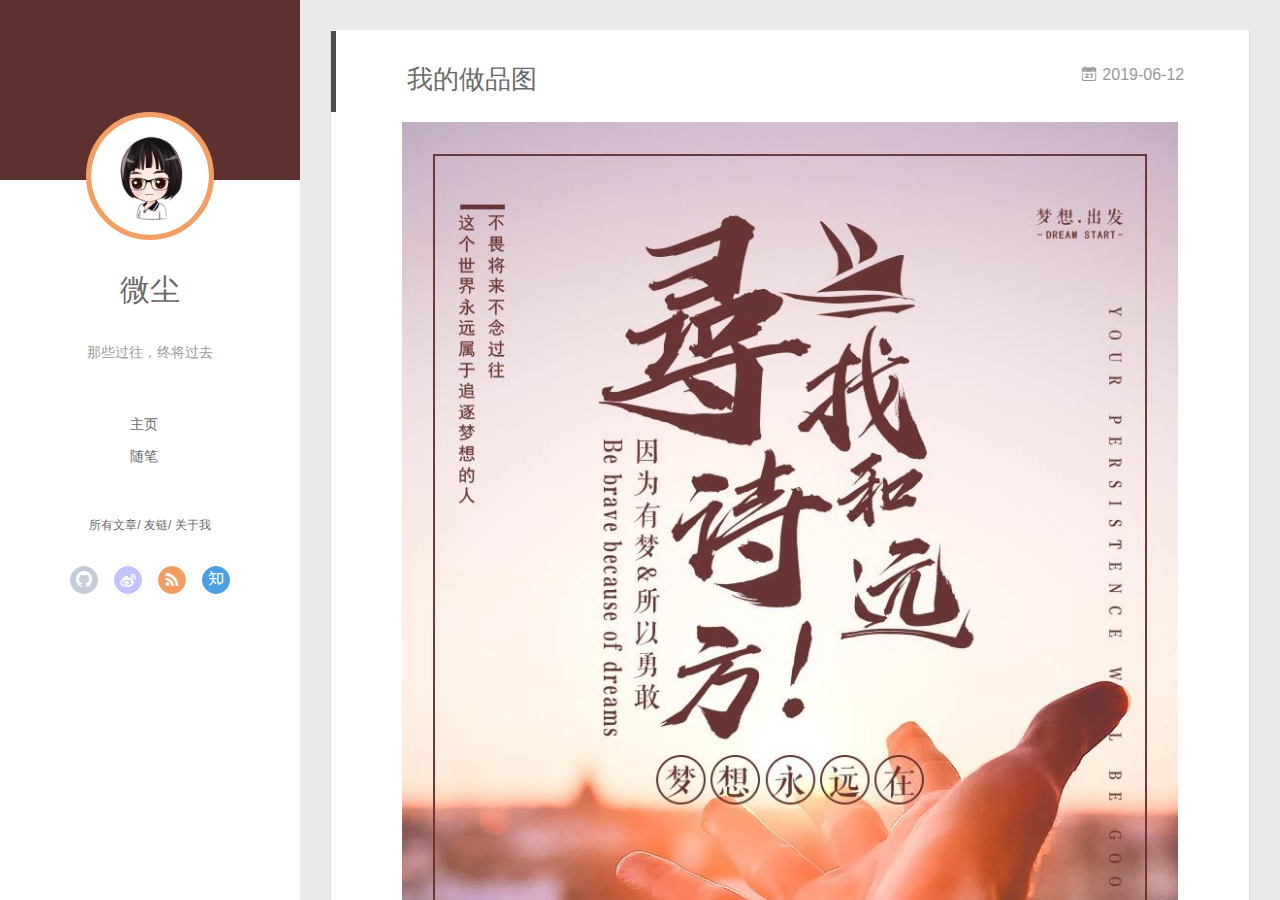
<file: index.html>
<!DOCTYPE html>
<html>
<head><meta name="generator" content="Hexo 3.8.0">
  <meta charset="utf-8">
  
  <meta name="renderer" content="webkit">
  <meta http-equiv="X-UA-Compatible" content="IE=edge">
  <link rel="dns-prefetch" href="http://yoursite.com">
  <title>青山绿水</title>
  <meta name="viewport" content="width=device-width, initial-scale=1, maximum-scale=1">
  <meta name="description" content="PS作品,个人博客">
<meta name="keywords" content="PS,个人博客">
<meta property="og:type" content="website">
<meta property="og:title" content="青山绿水">
<meta property="og:url" content="http://yoursite.com/index.html">
<meta property="og:site_name" content="青山绿水">
<meta property="og:description" content="PS作品,个人博客">
<meta property="og:locale" content="zh-CN">
<meta name="twitter:card" content="summary">
<meta name="twitter:title" content="青山绿水">
<meta name="twitter:description" content="PS作品,个人博客">
  
    <link rel="alternative" href="/atom.xml" title="青山绿水" type="application/atom+xml">
  
  
    <link rel="icon" href="/img/k2.ico">
  
  <link rel="stylesheet" type="text/css" href="/./main.0cf68a.css">
  <style type="text/css">
  
    #container.show {
      background: linear-gradient(200deg,#a0cfe4,#e8c37e);
    }
  </style>
  

  

</head>
</html>
<body>
  <div id="container" q-class="show:isCtnShow">
    <canvas id="anm-canvas" class="anm-canvas"></canvas>
    <div class="left-col" q-class="show:isShow">
      
<div class="overlay" style="background: #5f3030"></div>
<div class="intrude-less">
	<header id="header" class="inner">
		<a href="/" class="profilepic">
			<img src="/img/touxiang.jpg" class="js-avatar">
		</a>
		<hgroup>
		  <h1 class="header-author"><a href="/">微尘</a></h1>
		</hgroup>
		
		<p class="header-subtitle">那些过往，终将过去</p>
		

		<nav class="header-menu">
			<ul>
			
				<li><a href="/">主页</a></li>
	        
				<li><a href="/tags/随笔/">随笔</a></li>
	        
			</ul>
		</nav>
		<nav class="header-smart-menu">
    		
    			
    			<a q-on="click: openSlider(e, 'innerArchive')" href="javascript:void(0)">所有文章</a>
    			
            
    			
    			<a q-on="click: openSlider(e, 'friends')" href="javascript:void(0)">友链</a>
    			
            
    			
    			<a q-on="click: openSlider(e, 'aboutme')" href="javascript:void(0)">关于我</a>
    			
            
		</nav>
		<nav class="header-nav">
			<div class="social">
				
					<a class="github" target="_blank" href="#" title="github"><i class="icon-github"></i></a>
		        
					<a class="weibo" target="_blank" href="#" title="weibo"><i class="icon-weibo"></i></a>
		        
					<a class="rss" target="_blank" href="#" title="rss"><i class="icon-rss"></i></a>
		        
					<a class="zhihu" target="_blank" href="#" title="zhihu"><i class="icon-zhihu"></i></a>
		        
			</div>
		</nav>
	</header>		
</div>

    </div>
    <div class="mid-col" q-class="show:isShow,hide:isShow|isFalse">
      
<nav id="mobile-nav">
  	<div class="overlay js-overlay" style="background: #5f3030"></div>
	<div class="btnctn js-mobile-btnctn">
  		<div class="slider-trigger list" q-on="click: openSlider(e)"><i class="icon icon-sort"></i></div>
	</div>
	<div class="intrude-less">
		<header id="header" class="inner">
			<div class="profilepic">
				<img src="/img/touxiang.jpg" class="js-avatar">
			</div>
			<hgroup>
			  <h1 class="header-author js-header-author">微尘</h1>
			</hgroup>
			
			<p class="header-subtitle"><i class="icon icon-quo-left"></i>那些过往，终将过去<i class="icon icon-quo-right"></i></p>
			
			
			
				
			
				
			
			
			
			<nav class="header-nav">
				<div class="social">
					
						<a class="github" target="_blank" href="#" title="github"><i class="icon-github"></i></a>
			        
						<a class="weibo" target="_blank" href="#" title="weibo"><i class="icon-weibo"></i></a>
			        
						<a class="rss" target="_blank" href="#" title="rss"><i class="icon-rss"></i></a>
			        
						<a class="zhihu" target="_blank" href="#" title="zhihu"><i class="icon-zhihu"></i></a>
			        
				</div>
			</nav>

			<nav class="header-menu js-header-menu">
				<ul style="width: 50%">
				
				
					<li style="width: 50%"><a href="/">主页</a></li>
		        
					<li style="width: 50%"><a href="/tags/随笔/">随笔</a></li>
		        
				</ul>
			</nav>
		</header>				
	</div>
	<div class="mobile-mask" style="display:none" q-show="isShow"></div>
</nav>

      <div id="wrapper" class="body-wrap">
        <div class="menu-l">
          <div class="canvas-wrap">
            <canvas data-colors="#eaeaea" data-sectionHeight="100" data-contentId="js-content" id="myCanvas1" class="anm-canvas"></canvas>
          </div>
          <div id="js-content" class="content-ll">
            
  
    <article id="post-d" class="article article-type-post  article-index" itemscope itemprop="blogPost">
  <div class="article-inner">
    
      <header class="article-header">
        
  
    <h1 itemprop="name">
      <a class="article-title" href="/2019/06/12/d/">我的做品图</a>
    </h1>
  

        
        <a href="/2019/06/12/d/" class="archive-article-date">
  	<time datetime="2019-06-12T03:03:46.000Z" itemprop="datePublished"><i class="icon-calendar icon"></i>2019-06-12</time>
</a>
        
      </header>
    
    <div class="article-entry" itemprop="articleBody">
      
        <p><img src="/img/7.jpg" alt="创意海报" title="创意海报"><br>我的作品图</p>

      

      
    </div>
    <div class="article-info article-info-index">
      
      
	<div class="article-tag tagcloud">
		<i class="icon-price-tags icon"></i>
		<ul class="article-tag-list">
			 
        		<li class="article-tag-list-item">
        			<a href="javascript:void(0)" class="js-tag article-tag-list-link color5">PS作品</a>
        		</li>
      		
		</ul>
	</div>

      

      
        <p class="article-more-link">
          <a class="article-more-a" href="/2019/06/12/d/">展开全文 >></a>
        </p>
      

      
      <div class="clearfix"></div>
    </div>
  </div>
</article>

<aside class="wrap-side-operation">
    <div class="mod-side-operation">
        
        <div class="jump-container" id="js-jump-container" style="display:none;">
            <a href="javascript:void(0)" class="mod-side-operation__jump-to-top">
                <i class="icon-font icon-back"></i>
            </a>
            <div id="js-jump-plan-container" class="jump-plan-container" style="top: -11px;">
                <i class="icon-font icon-plane jump-plane"></i>
            </div>
        </div>
        
        
    </div>
</aside>




  
    <article id="post-c" class="article article-type-post  article-index" itemscope itemprop="blogPost">
  <div class="article-inner">
    
      <header class="article-header">
        
  
    <h1 itemprop="name">
      <a class="article-title" href="/2019/06/12/c/">我的做品图</a>
    </h1>
  

        
        <a href="/2019/06/12/c/" class="archive-article-date">
  	<time datetime="2019-06-12T03:00:19.000Z" itemprop="datePublished"><i class="icon-calendar icon"></i>2019-06-12</time>
</a>
        
      </header>
    
    <div class="article-entry" itemprop="articleBody">
      
        <p><img src="/img/8.jpg" alt="创意海报" title="创意海报"><br>我的作品图</p>

      

      
    </div>
    <div class="article-info article-info-index">
      
      
	<div class="article-tag tagcloud">
		<i class="icon-price-tags icon"></i>
		<ul class="article-tag-list">
			 
        		<li class="article-tag-list-item">
        			<a href="javascript:void(0)" class="js-tag article-tag-list-link color5">PS作品</a>
        		</li>
      		
		</ul>
	</div>

      

      
        <p class="article-more-link">
          <a class="article-more-a" href="/2019/06/12/c/">展开全文 >></a>
        </p>
      

      
      <div class="clearfix"></div>
    </div>
  </div>
</article>

<aside class="wrap-side-operation">
    <div class="mod-side-operation">
        
        <div class="jump-container" id="js-jump-container" style="display:none;">
            <a href="javascript:void(0)" class="mod-side-operation__jump-to-top">
                <i class="icon-font icon-back"></i>
            </a>
            <div id="js-jump-plan-container" class="jump-plan-container" style="top: -11px;">
                <i class="icon-font icon-plane jump-plane"></i>
            </div>
        </div>
        
        
    </div>
</aside>




  
    <article id="post-b" class="article article-type-post  article-index" itemscope itemprop="blogPost">
  <div class="article-inner">
    
      <header class="article-header">
        
  
    <h1 itemprop="name">
      <a class="article-title" href="/2019/06/12/b/">我的做品图</a>
    </h1>
  

        
        <a href="/2019/06/12/b/" class="archive-article-date">
  	<time datetime="2019-06-12T02:09:15.000Z" itemprop="datePublished"><i class="icon-calendar icon"></i>2019-06-12</time>
</a>
        
      </header>
    
    <div class="article-entry" itemprop="articleBody">
      
        <p><img src="/img/9.jpg" alt="创意海报" title="创意海报"><br>我的作品图</p>

      

      
    </div>
    <div class="article-info article-info-index">
      
      
	<div class="article-tag tagcloud">
		<i class="icon-price-tags icon"></i>
		<ul class="article-tag-list">
			 
        		<li class="article-tag-list-item">
        			<a href="javascript:void(0)" class="js-tag article-tag-list-link color5">PS作品</a>
        		</li>
      		
		</ul>
	</div>

      

      
        <p class="article-more-link">
          <a class="article-more-a" href="/2019/06/12/b/">展开全文 >></a>
        </p>
      

      
      <div class="clearfix"></div>
    </div>
  </div>
</article>

<aside class="wrap-side-operation">
    <div class="mod-side-operation">
        
        <div class="jump-container" id="js-jump-container" style="display:none;">
            <a href="javascript:void(0)" class="mod-side-operation__jump-to-top">
                <i class="icon-font icon-back"></i>
            </a>
            <div id="js-jump-plan-container" class="jump-plan-container" style="top: -11px;">
                <i class="icon-font icon-plane jump-plane"></i>
            </div>
        </div>
        
        
    </div>
</aside>




  
    <article id="post-a" class="article article-type-post  article-index" itemscope itemprop="blogPost">
  <div class="article-inner">
    
      <header class="article-header">
        
  
    <h1 itemprop="name">
      <a class="article-title" href="/2019/06/12/a/">我的做品图</a>
    </h1>
  

        
        <a href="/2019/06/12/a/" class="archive-article-date">
  	<time datetime="2019-06-12T01:42:07.000Z" itemprop="datePublished"><i class="icon-calendar icon"></i>2019-06-12</time>
</a>
        
      </header>
    
    <div class="article-entry" itemprop="articleBody">
      
        <p><img src="/img/10.jpg" alt="创意海报" title="创意海报"><br>我的作品图</p>

      

      
    </div>
    <div class="article-info article-info-index">
      
      
	<div class="article-tag tagcloud">
		<i class="icon-price-tags icon"></i>
		<ul class="article-tag-list">
			 
        		<li class="article-tag-list-item">
        			<a href="javascript:void(0)" class="js-tag article-tag-list-link color5">PS作品</a>
        		</li>
      		
		</ul>
	</div>

      

      
        <p class="article-more-link">
          <a class="article-more-a" href="/2019/06/12/a/">展开全文 >></a>
        </p>
      

      
      <div class="clearfix"></div>
    </div>
  </div>
</article>

<aside class="wrap-side-operation">
    <div class="mod-side-operation">
        
        <div class="jump-container" id="js-jump-container" style="display:none;">
            <a href="javascript:void(0)" class="mod-side-operation__jump-to-top">
                <i class="icon-font icon-back"></i>
            </a>
            <div id="js-jump-plan-container" class="jump-plan-container" style="top: -11px;">
                <i class="icon-font icon-plane jump-plane"></i>
            </div>
        </div>
        
        
    </div>
</aside>




  
  


          </div>
        </div>
      </div>
      <footer id="footer">
  <div class="outer">
    <div id="footer-info">
    	<div class="footer-left">
    		&copy; 2019 微尘
    	</div>
      	<div class="footer-right">
      		<a href="http://hexo.io/" target="_blank">Hexo</a>  Theme <a href="https://github.com/litten/hexo-theme-yilia" target="_blank">Yilia</a> by Litten
      	</div>
    </div>
  </div>
</footer>
    </div>
    <script>
	var yiliaConfig = {
		mathjax: false,
		isHome: true,
		isPost: false,
		isArchive: false,
		isTag: false,
		isCategory: false,
		open_in_new: false,
		toc_hide_index: true,
		root: "/",
		innerArchive: true,
		showTags: false
	}
</script>

<script>!function(t){function n(e){if(r[e])return r[e].exports;var i=r[e]={exports:{},id:e,loaded:!1};return t[e].call(i.exports,i,i.exports,n),i.loaded=!0,i.exports}var r={};n.m=t,n.c=r,n.p="./",n(0)}([function(t,n,r){r(195),t.exports=r(191)},function(t,n,r){var e=r(3),i=r(52),o=r(27),u=r(28),c=r(53),f="prototype",a=function(t,n,r){var s,l,h,v,p=t&a.F,d=t&a.G,y=t&a.S,g=t&a.P,b=t&a.B,m=d?e:y?e[n]||(e[n]={}):(e[n]||{})[f],x=d?i:i[n]||(i[n]={}),w=x[f]||(x[f]={});d&&(r=n);for(s in r)l=!p&&m&&void 0!==m[s],h=(l?m:r)[s],v=b&&l?c(h,e):g&&"function"==typeof h?c(Function.call,h):h,m&&u(m,s,h,t&a.U),x[s]!=h&&o(x,s,v),g&&w[s]!=h&&(w[s]=h)};e.core=i,a.F=1,a.G=2,a.S=4,a.P=8,a.B=16,a.W=32,a.U=64,a.R=128,t.exports=a},function(t,n,r){var e=r(6);t.exports=function(t){if(!e(t))throw TypeError(t+" is not an object!");return t}},function(t,n){var r=t.exports="undefined"!=typeof window&&window.Math==Math?window:"undefined"!=typeof self&&self.Math==Math?self:Function("return this")();"number"==typeof __g&&(__g=r)},function(t,n){t.exports=function(t){try{return!!t()}catch(t){return!0}}},function(t,n){var r=t.exports="undefined"!=typeof window&&window.Math==Math?window:"undefined"!=typeof self&&self.Math==Math?self:Function("return this")();"number"==typeof __g&&(__g=r)},function(t,n){t.exports=function(t){return"object"==typeof t?null!==t:"function"==typeof t}},function(t,n,r){var e=r(126)("wks"),i=r(76),o=r(3).Symbol,u="function"==typeof o;(t.exports=function(t){return e[t]||(e[t]=u&&o[t]||(u?o:i)("Symbol."+t))}).store=e},function(t,n){var r={}.hasOwnProperty;t.exports=function(t,n){return r.call(t,n)}},function(t,n,r){var e=r(94),i=r(33);t.exports=function(t){return e(i(t))}},function(t,n,r){t.exports=!r(4)(function(){return 7!=Object.defineProperty({},"a",{get:function(){return 7}}).a})},function(t,n,r){var e=r(2),i=r(167),o=r(50),u=Object.defineProperty;n.f=r(10)?Object.defineProperty:function(t,n,r){if(e(t),n=o(n,!0),e(r),i)try{return u(t,n,r)}catch(t){}if("get"in r||"set"in r)throw TypeError("Accessors not supported!");return"value"in r&&(t[n]=r.value),t}},function(t,n,r){t.exports=!r(18)(function(){return 7!=Object.defineProperty({},"a",{get:function(){return 7}}).a})},function(t,n,r){var e=r(14),i=r(22);t.exports=r(12)?function(t,n,r){return e.f(t,n,i(1,r))}:function(t,n,r){return t[n]=r,t}},function(t,n,r){var e=r(20),i=r(58),o=r(42),u=Object.defineProperty;n.f=r(12)?Object.defineProperty:function(t,n,r){if(e(t),n=o(n,!0),e(r),i)try{return u(t,n,r)}catch(t){}if("get"in r||"set"in r)throw TypeError("Accessors not supported!");return"value"in r&&(t[n]=r.value),t}},function(t,n,r){var e=r(40)("wks"),i=r(23),o=r(5).Symbol,u="function"==typeof o;(t.exports=function(t){return e[t]||(e[t]=u&&o[t]||(u?o:i)("Symbol."+t))}).store=e},function(t,n,r){var e=r(67),i=Math.min;t.exports=function(t){return t>0?i(e(t),9007199254740991):0}},function(t,n,r){var e=r(46);t.exports=function(t){return Object(e(t))}},function(t,n){t.exports=function(t){try{return!!t()}catch(t){return!0}}},function(t,n,r){var e=r(63),i=r(34);t.exports=Object.keys||function(t){return e(t,i)}},function(t,n,r){var e=r(21);t.exports=function(t){if(!e(t))throw TypeError(t+" is not an object!");return t}},function(t,n){t.exports=function(t){return"object"==typeof t?null!==t:"function"==typeof t}},function(t,n){t.exports=function(t,n){return{enumerable:!(1&t),configurable:!(2&t),writable:!(4&t),value:n}}},function(t,n){var r=0,e=Math.random();t.exports=function(t){return"Symbol(".concat(void 0===t?"":t,")_",(++r+e).toString(36))}},function(t,n){var r={}.hasOwnProperty;t.exports=function(t,n){return r.call(t,n)}},function(t,n){var r=t.exports={version:"2.4.0"};"number"==typeof __e&&(__e=r)},function(t,n){t.exports=function(t){if("function"!=typeof t)throw TypeError(t+" is not a function!");return t}},function(t,n,r){var e=r(11),i=r(66);t.exports=r(10)?function(t,n,r){return e.f(t,n,i(1,r))}:function(t,n,r){return t[n]=r,t}},function(t,n,r){var e=r(3),i=r(27),o=r(24),u=r(76)("src"),c="toString",f=Function[c],a=(""+f).split(c);r(52).inspectSource=function(t){return f.call(t)},(t.exports=function(t,n,r,c){var f="function"==typeof r;f&&(o(r,"name")||i(r,"name",n)),t[n]!==r&&(f&&(o(r,u)||i(r,u,t[n]?""+t[n]:a.join(String(n)))),t===e?t[n]=r:c?t[n]?t[n]=r:i(t,n,r):(delete t[n],i(t,n,r)))})(Function.prototype,c,function(){return"function"==typeof this&&this[u]||f.call(this)})},function(t,n,r){var e=r(1),i=r(4),o=r(46),u=function(t,n,r,e){var i=String(o(t)),u="<"+n;return""!==r&&(u+=" "+r+'="'+String(e).replace(/"/g,"&quot;")+'"'),u+">"+i+"</"+n+">"};t.exports=function(t,n){var r={};r[t]=n(u),e(e.P+e.F*i(function(){var n=""[t]('"');return n!==n.toLowerCase()||n.split('"').length>3}),"String",r)}},function(t,n,r){var e=r(115),i=r(46);t.exports=function(t){return e(i(t))}},function(t,n,r){var e=r(116),i=r(66),o=r(30),u=r(50),c=r(24),f=r(167),a=Object.getOwnPropertyDescriptor;n.f=r(10)?a:function(t,n){if(t=o(t),n=u(n,!0),f)try{return a(t,n)}catch(t){}if(c(t,n))return i(!e.f.call(t,n),t[n])}},function(t,n,r){var e=r(24),i=r(17),o=r(145)("IE_PROTO"),u=Object.prototype;t.exports=Object.getPrototypeOf||function(t){return t=i(t),e(t,o)?t[o]:"function"==typeof t.constructor&&t instanceof t.constructor?t.constructor.prototype:t instanceof Object?u:null}},function(t,n){t.exports=function(t){if(void 0==t)throw TypeError("Can't call method on  "+t);return t}},function(t,n){t.exports="constructor,hasOwnProperty,isPrototypeOf,propertyIsEnumerable,toLocaleString,toString,valueOf".split(",")},function(t,n){t.exports={}},function(t,n){t.exports=!0},function(t,n){n.f={}.propertyIsEnumerable},function(t,n,r){var e=r(14).f,i=r(8),o=r(15)("toStringTag");t.exports=function(t,n,r){t&&!i(t=r?t:t.prototype,o)&&e(t,o,{configurable:!0,value:n})}},function(t,n,r){var e=r(40)("keys"),i=r(23);t.exports=function(t){return e[t]||(e[t]=i(t))}},function(t,n,r){var e=r(5),i="__core-js_shared__",o=e[i]||(e[i]={});t.exports=function(t){return o[t]||(o[t]={})}},function(t,n){var r=Math.ceil,e=Math.floor;t.exports=function(t){return isNaN(t=+t)?0:(t>0?e:r)(t)}},function(t,n,r){var e=r(21);t.exports=function(t,n){if(!e(t))return t;var r,i;if(n&&"function"==typeof(r=t.toString)&&!e(i=r.call(t)))return i;if("function"==typeof(r=t.valueOf)&&!e(i=r.call(t)))return i;if(!n&&"function"==typeof(r=t.toString)&&!e(i=r.call(t)))return i;throw TypeError("Can't convert object to primitive value")}},function(t,n,r){var e=r(5),i=r(25),o=r(36),u=r(44),c=r(14).f;t.exports=function(t){var n=i.Symbol||(i.Symbol=o?{}:e.Symbol||{});"_"==t.charAt(0)||t in n||c(n,t,{value:u.f(t)})}},function(t,n,r){n.f=r(15)},function(t,n){var r={}.toString;t.exports=function(t){return r.call(t).slice(8,-1)}},function(t,n){t.exports=function(t){if(void 0==t)throw TypeError("Can't call method on  "+t);return t}},function(t,n,r){var e=r(4);t.exports=function(t,n){return!!t&&e(function(){n?t.call(null,function(){},1):t.call(null)})}},function(t,n,r){var e=r(53),i=r(115),o=r(17),u=r(16),c=r(203);t.exports=function(t,n){var r=1==t,f=2==t,a=3==t,s=4==t,l=6==t,h=5==t||l,v=n||c;return function(n,c,p){for(var d,y,g=o(n),b=i(g),m=e(c,p,3),x=u(b.length),w=0,S=r?v(n,x):f?v(n,0):void 0;x>w;w++)if((h||w in b)&&(d=b[w],y=m(d,w,g),t))if(r)S[w]=y;else if(y)switch(t){case 3:return!0;case 5:return d;case 6:return w;case 2:S.push(d)}else if(s)return!1;return l?-1:a||s?s:S}}},function(t,n,r){var e=r(1),i=r(52),o=r(4);t.exports=function(t,n){var r=(i.Object||{})[t]||Object[t],u={};u[t]=n(r),e(e.S+e.F*o(function(){r(1)}),"Object",u)}},function(t,n,r){var e=r(6);t.exports=function(t,n){if(!e(t))return t;var r,i;if(n&&"function"==typeof(r=t.toString)&&!e(i=r.call(t)))return i;if("function"==typeof(r=t.valueOf)&&!e(i=r.call(t)))return i;if(!n&&"function"==typeof(r=t.toString)&&!e(i=r.call(t)))return i;throw TypeError("Can't convert object to primitive value")}},function(t,n,r){var e=r(5),i=r(25),o=r(91),u=r(13),c="prototype",f=function(t,n,r){var a,s,l,h=t&f.F,v=t&f.G,p=t&f.S,d=t&f.P,y=t&f.B,g=t&f.W,b=v?i:i[n]||(i[n]={}),m=b[c],x=v?e:p?e[n]:(e[n]||{})[c];v&&(r=n);for(a in r)(s=!h&&x&&void 0!==x[a])&&a in b||(l=s?x[a]:r[a],b[a]=v&&"function"!=typeof x[a]?r[a]:y&&s?o(l,e):g&&x[a]==l?function(t){var n=function(n,r,e){if(this instanceof t){switch(arguments.length){case 0:return new t;case 1:return new t(n);case 2:return new t(n,r)}return new t(n,r,e)}return t.apply(this,arguments)};return n[c]=t[c],n}(l):d&&"function"==typeof l?o(Function.call,l):l,d&&((b.virtual||(b.virtual={}))[a]=l,t&f.R&&m&&!m[a]&&u(m,a,l)))};f.F=1,f.G=2,f.S=4,f.P=8,f.B=16,f.W=32,f.U=64,f.R=128,t.exports=f},function(t,n){var r=t.exports={version:"2.4.0"};"number"==typeof __e&&(__e=r)},function(t,n,r){var e=r(26);t.exports=function(t,n,r){if(e(t),void 0===n)return t;switch(r){case 1:return function(r){return t.call(n,r)};case 2:return function(r,e){return t.call(n,r,e)};case 3:return function(r,e,i){return t.call(n,r,e,i)}}return function(){return t.apply(n,arguments)}}},function(t,n,r){var e=r(183),i=r(1),o=r(126)("metadata"),u=o.store||(o.store=new(r(186))),c=function(t,n,r){var i=u.get(t);if(!i){if(!r)return;u.set(t,i=new e)}var o=i.get(n);if(!o){if(!r)return;i.set(n,o=new e)}return o},f=function(t,n,r){var e=c(n,r,!1);return void 0!==e&&e.has(t)},a=function(t,n,r){var e=c(n,r,!1);return void 0===e?void 0:e.get(t)},s=function(t,n,r,e){c(r,e,!0).set(t,n)},l=function(t,n){var r=c(t,n,!1),e=[];return r&&r.forEach(function(t,n){e.push(n)}),e},h=function(t){return void 0===t||"symbol"==typeof t?t:String(t)},v=function(t){i(i.S,"Reflect",t)};t.exports={store:u,map:c,has:f,get:a,set:s,keys:l,key:h,exp:v}},function(t,n,r){"use strict";if(r(10)){var e=r(69),i=r(3),o=r(4),u=r(1),c=r(127),f=r(152),a=r(53),s=r(68),l=r(66),h=r(27),v=r(73),p=r(67),d=r(16),y=r(75),g=r(50),b=r(24),m=r(180),x=r(114),w=r(6),S=r(17),_=r(137),O=r(70),E=r(32),P=r(71).f,j=r(154),F=r(76),M=r(7),A=r(48),N=r(117),T=r(146),I=r(155),k=r(80),L=r(123),R=r(74),C=r(130),D=r(160),U=r(11),W=r(31),G=U.f,B=W.f,V=i.RangeError,z=i.TypeError,q=i.Uint8Array,K="ArrayBuffer",J="Shared"+K,Y="BYTES_PER_ELEMENT",H="prototype",$=Array[H],X=f.ArrayBuffer,Q=f.DataView,Z=A(0),tt=A(2),nt=A(3),rt=A(4),et=A(5),it=A(6),ot=N(!0),ut=N(!1),ct=I.values,ft=I.keys,at=I.entries,st=$.lastIndexOf,lt=$.reduce,ht=$.reduceRight,vt=$.join,pt=$.sort,dt=$.slice,yt=$.toString,gt=$.toLocaleString,bt=M("iterator"),mt=M("toStringTag"),xt=F("typed_constructor"),wt=F("def_constructor"),St=c.CONSTR,_t=c.TYPED,Ot=c.VIEW,Et="Wrong length!",Pt=A(1,function(t,n){return Tt(T(t,t[wt]),n)}),jt=o(function(){return 1===new q(new Uint16Array([1]).buffer)[0]}),Ft=!!q&&!!q[H].set&&o(function(){new q(1).set({})}),Mt=function(t,n){if(void 0===t)throw z(Et);var r=+t,e=d(t);if(n&&!m(r,e))throw V(Et);return e},At=function(t,n){var r=p(t);if(r<0||r%n)throw V("Wrong offset!");return r},Nt=function(t){if(w(t)&&_t in t)return t;throw z(t+" is not a typed array!")},Tt=function(t,n){if(!(w(t)&&xt in t))throw z("It is not a typed array constructor!");return new t(n)},It=function(t,n){return kt(T(t,t[wt]),n)},kt=function(t,n){for(var r=0,e=n.length,i=Tt(t,e);e>r;)i[r]=n[r++];return i},Lt=function(t,n,r){G(t,n,{get:function(){return this._d[r]}})},Rt=function(t){var n,r,e,i,o,u,c=S(t),f=arguments.length,s=f>1?arguments[1]:void 0,l=void 0!==s,h=j(c);if(void 0!=h&&!_(h)){for(u=h.call(c),e=[],n=0;!(o=u.next()).done;n++)e.push(o.value);c=e}for(l&&f>2&&(s=a(s,arguments[2],2)),n=0,r=d(c.length),i=Tt(this,r);r>n;n++)i[n]=l?s(c[n],n):c[n];return i},Ct=function(){for(var t=0,n=arguments.length,r=Tt(this,n);n>t;)r[t]=arguments[t++];return r},Dt=!!q&&o(function(){gt.call(new q(1))}),Ut=function(){return gt.apply(Dt?dt.call(Nt(this)):Nt(this),arguments)},Wt={copyWithin:function(t,n){return D.call(Nt(this),t,n,arguments.length>2?arguments[2]:void 0)},every:function(t){return rt(Nt(this),t,arguments.length>1?arguments[1]:void 0)},fill:function(t){return C.apply(Nt(this),arguments)},filter:function(t){return It(this,tt(Nt(this),t,arguments.length>1?arguments[1]:void 0))},find:function(t){return et(Nt(this),t,arguments.length>1?arguments[1]:void 0)},findIndex:function(t){return it(Nt(this),t,arguments.length>1?arguments[1]:void 0)},forEach:function(t){Z(Nt(this),t,arguments.length>1?arguments[1]:void 0)},indexOf:function(t){return ut(Nt(this),t,arguments.length>1?arguments[1]:void 0)},includes:function(t){return ot(Nt(this),t,arguments.length>1?arguments[1]:void 0)},join:function(t){return vt.apply(Nt(this),arguments)},lastIndexOf:function(t){return st.apply(Nt(this),arguments)},map:function(t){return Pt(Nt(this),t,arguments.length>1?arguments[1]:void 0)},reduce:function(t){return lt.apply(Nt(this),arguments)},reduceRight:function(t){return ht.apply(Nt(this),arguments)},reverse:function(){for(var t,n=this,r=Nt(n).length,e=Math.floor(r/2),i=0;i<e;)t=n[i],n[i++]=n[--r],n[r]=t;return n},some:function(t){return nt(Nt(this),t,arguments.length>1?arguments[1]:void 0)},sort:function(t){return pt.call(Nt(this),t)},subarray:function(t,n){var r=Nt(this),e=r.length,i=y(t,e);return new(T(r,r[wt]))(r.buffer,r.byteOffset+i*r.BYTES_PER_ELEMENT,d((void 0===n?e:y(n,e))-i))}},Gt=function(t,n){return It(this,dt.call(Nt(this),t,n))},Bt=function(t){Nt(this);var n=At(arguments[1],1),r=this.length,e=S(t),i=d(e.length),o=0;if(i+n>r)throw V(Et);for(;o<i;)this[n+o]=e[o++]},Vt={entries:function(){return at.call(Nt(this))},keys:function(){return ft.call(Nt(this))},values:function(){return ct.call(Nt(this))}},zt=function(t,n){return w(t)&&t[_t]&&"symbol"!=typeof n&&n in t&&String(+n)==String(n)},qt=function(t,n){return zt(t,n=g(n,!0))?l(2,t[n]):B(t,n)},Kt=function(t,n,r){return!(zt(t,n=g(n,!0))&&w(r)&&b(r,"value"))||b(r,"get")||b(r,"set")||r.configurable||b(r,"writable")&&!r.writable||b(r,"enumerable")&&!r.enumerable?G(t,n,r):(t[n]=r.value,t)};St||(W.f=qt,U.f=Kt),u(u.S+u.F*!St,"Object",{getOwnPropertyDescriptor:qt,defineProperty:Kt}),o(function(){yt.call({})})&&(yt=gt=function(){return vt.call(this)});var Jt=v({},Wt);v(Jt,Vt),h(Jt,bt,Vt.values),v(Jt,{slice:Gt,set:Bt,constructor:function(){},toString:yt,toLocaleString:Ut}),Lt(Jt,"buffer","b"),Lt(Jt,"byteOffset","o"),Lt(Jt,"byteLength","l"),Lt(Jt,"length","e"),G(Jt,mt,{get:function(){return this[_t]}}),t.exports=function(t,n,r,f){f=!!f;var a=t+(f?"Clamped":"")+"Array",l="Uint8Array"!=a,v="get"+t,p="set"+t,y=i[a],g=y||{},b=y&&E(y),m=!y||!c.ABV,S={},_=y&&y[H],j=function(t,r){var e=t._d;return e.v[v](r*n+e.o,jt)},F=function(t,r,e){var i=t._d;f&&(e=(e=Math.round(e))<0?0:e>255?255:255&e),i.v[p](r*n+i.o,e,jt)},M=function(t,n){G(t,n,{get:function(){return j(this,n)},set:function(t){return F(this,n,t)},enumerable:!0})};m?(y=r(function(t,r,e,i){s(t,y,a,"_d");var o,u,c,f,l=0,v=0;if(w(r)){if(!(r instanceof X||(f=x(r))==K||f==J))return _t in r?kt(y,r):Rt.call(y,r);o=r,v=At(e,n);var p=r.byteLength;if(void 0===i){if(p%n)throw V(Et);if((u=p-v)<0)throw V(Et)}else if((u=d(i)*n)+v>p)throw V(Et);c=u/n}else c=Mt(r,!0),u=c*n,o=new X(u);for(h(t,"_d",{b:o,o:v,l:u,e:c,v:new Q(o)});l<c;)M(t,l++)}),_=y[H]=O(Jt),h(_,"constructor",y)):L(function(t){new y(null),new y(t)},!0)||(y=r(function(t,r,e,i){s(t,y,a);var o;return w(r)?r instanceof X||(o=x(r))==K||o==J?void 0!==i?new g(r,At(e,n),i):void 0!==e?new g(r,At(e,n)):new g(r):_t in r?kt(y,r):Rt.call(y,r):new g(Mt(r,l))}),Z(b!==Function.prototype?P(g).concat(P(b)):P(g),function(t){t in y||h(y,t,g[t])}),y[H]=_,e||(_.constructor=y));var A=_[bt],N=!!A&&("values"==A.name||void 0==A.name),T=Vt.values;h(y,xt,!0),h(_,_t,a),h(_,Ot,!0),h(_,wt,y),(f?new y(1)[mt]==a:mt in _)||G(_,mt,{get:function(){return a}}),S[a]=y,u(u.G+u.W+u.F*(y!=g),S),u(u.S,a,{BYTES_PER_ELEMENT:n,from:Rt,of:Ct}),Y in _||h(_,Y,n),u(u.P,a,Wt),R(a),u(u.P+u.F*Ft,a,{set:Bt}),u(u.P+u.F*!N,a,Vt),u(u.P+u.F*(_.toString!=yt),a,{toString:yt}),u(u.P+u.F*o(function(){new y(1).slice()}),a,{slice:Gt}),u(u.P+u.F*(o(function(){return[1,2].toLocaleString()!=new y([1,2]).toLocaleString()})||!o(function(){_.toLocaleString.call([1,2])})),a,{toLocaleString:Ut}),k[a]=N?A:T,e||N||h(_,bt,T)}}else t.exports=function(){}},function(t,n){var r={}.toString;t.exports=function(t){return r.call(t).slice(8,-1)}},function(t,n,r){var e=r(21),i=r(5).document,o=e(i)&&e(i.createElement);t.exports=function(t){return o?i.createElement(t):{}}},function(t,n,r){t.exports=!r(12)&&!r(18)(function(){return 7!=Object.defineProperty(r(57)("div"),"a",{get:function(){return 7}}).a})},function(t,n,r){"use strict";var e=r(36),i=r(51),o=r(64),u=r(13),c=r(8),f=r(35),a=r(96),s=r(38),l=r(103),h=r(15)("iterator"),v=!([].keys&&"next"in[].keys()),p="keys",d="values",y=function(){return this};t.exports=function(t,n,r,g,b,m,x){a(r,n,g);var w,S,_,O=function(t){if(!v&&t in F)return F[t];switch(t){case p:case d:return function(){return new r(this,t)}}return function(){return new r(this,t)}},E=n+" Iterator",P=b==d,j=!1,F=t.prototype,M=F[h]||F["@@iterator"]||b&&F[b],A=M||O(b),N=b?P?O("entries"):A:void 0,T="Array"==n?F.entries||M:M;if(T&&(_=l(T.call(new t)))!==Object.prototype&&(s(_,E,!0),e||c(_,h)||u(_,h,y)),P&&M&&M.name!==d&&(j=!0,A=function(){return M.call(this)}),e&&!x||!v&&!j&&F[h]||u(F,h,A),f[n]=A,f[E]=y,b)if(w={values:P?A:O(d),keys:m?A:O(p),entries:N},x)for(S in w)S in F||o(F,S,w[S]);else i(i.P+i.F*(v||j),n,w);return w}},function(t,n,r){var e=r(20),i=r(100),o=r(34),u=r(39)("IE_PROTO"),c=function(){},f="prototype",a=function(){var t,n=r(57)("iframe"),e=o.length;for(n.style.display="none",r(93).appendChild(n),n.src="javascript:",t=n.contentWindow.document,t.open(),t.write("<script>document.F=Object<\/script>"),t.close(),a=t.F;e--;)delete a[f][o[e]];return a()};t.exports=Object.create||function(t,n){var r;return null!==t?(c[f]=e(t),r=new c,c[f]=null,r[u]=t):r=a(),void 0===n?r:i(r,n)}},function(t,n,r){var e=r(63),i=r(34).concat("length","prototype");n.f=Object.getOwnPropertyNames||function(t){return e(t,i)}},function(t,n){n.f=Object.getOwnPropertySymbols},function(t,n,r){var e=r(8),i=r(9),o=r(90)(!1),u=r(39)("IE_PROTO");t.exports=function(t,n){var r,c=i(t),f=0,a=[];for(r in c)r!=u&&e(c,r)&&a.push(r);for(;n.length>f;)e(c,r=n[f++])&&(~o(a,r)||a.push(r));return a}},function(t,n,r){t.exports=r(13)},function(t,n,r){var e=r(76)("meta"),i=r(6),o=r(24),u=r(11).f,c=0,f=Object.isExtensible||function(){return!0},a=!r(4)(function(){return f(Object.preventExtensions({}))}),s=function(t){u(t,e,{value:{i:"O"+ ++c,w:{}}})},l=function(t,n){if(!i(t))return"symbol"==typeof t?t:("string"==typeof t?"S":"P")+t;if(!o(t,e)){if(!f(t))return"F";if(!n)return"E";s(t)}return t[e].i},h=function(t,n){if(!o(t,e)){if(!f(t))return!0;if(!n)return!1;s(t)}return t[e].w},v=function(t){return a&&p.NEED&&f(t)&&!o(t,e)&&s(t),t},p=t.exports={KEY:e,NEED:!1,fastKey:l,getWeak:h,onFreeze:v}},function(t,n){t.exports=function(t,n){return{enumerable:!(1&t),configurable:!(2&t),writable:!(4&t),value:n}}},function(t,n){var r=Math.ceil,e=Math.floor;t.exports=function(t){return isNaN(t=+t)?0:(t>0?e:r)(t)}},function(t,n){t.exports=function(t,n,r,e){if(!(t instanceof n)||void 0!==e&&e in t)throw TypeError(r+": incorrect invocation!");return t}},function(t,n){t.exports=!1},function(t,n,r){var e=r(2),i=r(173),o=r(133),u=r(145)("IE_PROTO"),c=function(){},f="prototype",a=function(){var t,n=r(132)("iframe"),e=o.length;for(n.style.display="none",r(135).appendChild(n),n.src="javascript:",t=n.contentWindow.document,t.open(),t.write("<script>document.F=Object<\/script>"),t.close(),a=t.F;e--;)delete a[f][o[e]];return a()};t.exports=Object.create||function(t,n){var r;return null!==t?(c[f]=e(t),r=new c,c[f]=null,r[u]=t):r=a(),void 0===n?r:i(r,n)}},function(t,n,r){var e=r(175),i=r(133).concat("length","prototype");n.f=Object.getOwnPropertyNames||function(t){return e(t,i)}},function(t,n,r){var e=r(175),i=r(133);t.exports=Object.keys||function(t){return e(t,i)}},function(t,n,r){var e=r(28);t.exports=function(t,n,r){for(var i in n)e(t,i,n[i],r);return t}},function(t,n,r){"use strict";var e=r(3),i=r(11),o=r(10),u=r(7)("species");t.exports=function(t){var n=e[t];o&&n&&!n[u]&&i.f(n,u,{configurable:!0,get:function(){return this}})}},function(t,n,r){var e=r(67),i=Math.max,o=Math.min;t.exports=function(t,n){return t=e(t),t<0?i(t+n,0):o(t,n)}},function(t,n){var r=0,e=Math.random();t.exports=function(t){return"Symbol(".concat(void 0===t?"":t,")_",(++r+e).toString(36))}},function(t,n,r){var e=r(33);t.exports=function(t){return Object(e(t))}},function(t,n,r){var e=r(7)("unscopables"),i=Array.prototype;void 0==i[e]&&r(27)(i,e,{}),t.exports=function(t){i[e][t]=!0}},function(t,n,r){var e=r(53),i=r(169),o=r(137),u=r(2),c=r(16),f=r(154),a={},s={},n=t.exports=function(t,n,r,l,h){var v,p,d,y,g=h?function(){return t}:f(t),b=e(r,l,n?2:1),m=0;if("function"!=typeof g)throw TypeError(t+" is not iterable!");if(o(g)){for(v=c(t.length);v>m;m++)if((y=n?b(u(p=t[m])[0],p[1]):b(t[m]))===a||y===s)return y}else for(d=g.call(t);!(p=d.next()).done;)if((y=i(d,b,p.value,n))===a||y===s)return y};n.BREAK=a,n.RETURN=s},function(t,n){t.exports={}},function(t,n,r){var e=r(11).f,i=r(24),o=r(7)("toStringTag");t.exports=function(t,n,r){t&&!i(t=r?t:t.prototype,o)&&e(t,o,{configurable:!0,value:n})}},function(t,n,r){var e=r(1),i=r(46),o=r(4),u=r(150),c="["+u+"]",f="​",a=RegExp("^"+c+c+"*"),s=RegExp(c+c+"*$"),l=function(t,n,r){var i={},c=o(function(){return!!u[t]()||f[t]()!=f}),a=i[t]=c?n(h):u[t];r&&(i[r]=a),e(e.P+e.F*c,"String",i)},h=l.trim=function(t,n){return t=String(i(t)),1&n&&(t=t.replace(a,"")),2&n&&(t=t.replace(s,"")),t};t.exports=l},function(t,n,r){t.exports={default:r(86),__esModule:!0}},function(t,n,r){t.exports={default:r(87),__esModule:!0}},function(t,n,r){"use strict";function e(t){return t&&t.__esModule?t:{default:t}}n.__esModule=!0;var i=r(84),o=e(i),u=r(83),c=e(u),f="function"==typeof c.default&&"symbol"==typeof o.default?function(t){return typeof t}:function(t){return t&&"function"==typeof c.default&&t.constructor===c.default&&t!==c.default.prototype?"symbol":typeof t};n.default="function"==typeof c.default&&"symbol"===f(o.default)?function(t){return void 0===t?"undefined":f(t)}:function(t){return t&&"function"==typeof c.default&&t.constructor===c.default&&t!==c.default.prototype?"symbol":void 0===t?"undefined":f(t)}},function(t,n,r){r(110),r(108),r(111),r(112),t.exports=r(25).Symbol},function(t,n,r){r(109),r(113),t.exports=r(44).f("iterator")},function(t,n){t.exports=function(t){if("function"!=typeof t)throw TypeError(t+" is not a function!");return t}},function(t,n){t.exports=function(){}},function(t,n,r){var e=r(9),i=r(106),o=r(105);t.exports=function(t){return function(n,r,u){var c,f=e(n),a=i(f.length),s=o(u,a);if(t&&r!=r){for(;a>s;)if((c=f[s++])!=c)return!0}else for(;a>s;s++)if((t||s in f)&&f[s]===r)return t||s||0;return!t&&-1}}},function(t,n,r){var e=r(88);t.exports=function(t,n,r){if(e(t),void 0===n)return t;switch(r){case 1:return function(r){return t.call(n,r)};case 2:return function(r,e){return t.call(n,r,e)};case 3:return function(r,e,i){return t.call(n,r,e,i)}}return function(){return t.apply(n,arguments)}}},function(t,n,r){var e=r(19),i=r(62),o=r(37);t.exports=function(t){var n=e(t),r=i.f;if(r)for(var u,c=r(t),f=o.f,a=0;c.length>a;)f.call(t,u=c[a++])&&n.push(u);return n}},function(t,n,r){t.exports=r(5).document&&document.documentElement},function(t,n,r){var e=r(56);t.exports=Object("z").propertyIsEnumerable(0)?Object:function(t){return"String"==e(t)?t.split(""):Object(t)}},function(t,n,r){var e=r(56);t.exports=Array.isArray||function(t){return"Array"==e(t)}},function(t,n,r){"use strict";var e=r(60),i=r(22),o=r(38),u={};r(13)(u,r(15)("iterator"),function(){return this}),t.exports=function(t,n,r){t.prototype=e(u,{next:i(1,r)}),o(t,n+" Iterator")}},function(t,n){t.exports=function(t,n){return{value:n,done:!!t}}},function(t,n,r){var e=r(19),i=r(9);t.exports=function(t,n){for(var r,o=i(t),u=e(o),c=u.length,f=0;c>f;)if(o[r=u[f++]]===n)return r}},function(t,n,r){var e=r(23)("meta"),i=r(21),o=r(8),u=r(14).f,c=0,f=Object.isExtensible||function(){return!0},a=!r(18)(function(){return f(Object.preventExtensions({}))}),s=function(t){u(t,e,{value:{i:"O"+ ++c,w:{}}})},l=function(t,n){if(!i(t))return"symbol"==typeof t?t:("string"==typeof t?"S":"P")+t;if(!o(t,e)){if(!f(t))return"F";if(!n)return"E";s(t)}return t[e].i},h=function(t,n){if(!o(t,e)){if(!f(t))return!0;if(!n)return!1;s(t)}return t[e].w},v=function(t){return a&&p.NEED&&f(t)&&!o(t,e)&&s(t),t},p=t.exports={KEY:e,NEED:!1,fastKey:l,getWeak:h,onFreeze:v}},function(t,n,r){var e=r(14),i=r(20),o=r(19);t.exports=r(12)?Object.defineProperties:function(t,n){i(t);for(var r,u=o(n),c=u.length,f=0;c>f;)e.f(t,r=u[f++],n[r]);return t}},function(t,n,r){var e=r(37),i=r(22),o=r(9),u=r(42),c=r(8),f=r(58),a=Object.getOwnPropertyDescriptor;n.f=r(12)?a:function(t,n){if(t=o(t),n=u(n,!0),f)try{return a(t,n)}catch(t){}if(c(t,n))return i(!e.f.call(t,n),t[n])}},function(t,n,r){var e=r(9),i=r(61).f,o={}.toString,u="object"==typeof window&&window&&Object.getOwnPropertyNames?Object.getOwnPropertyNames(window):[],c=function(t){try{return i(t)}catch(t){return u.slice()}};t.exports.f=function(t){return u&&"[object Window]"==o.call(t)?c(t):i(e(t))}},function(t,n,r){var e=r(8),i=r(77),o=r(39)("IE_PROTO"),u=Object.prototype;t.exports=Object.getPrototypeOf||function(t){return t=i(t),e(t,o)?t[o]:"function"==typeof t.constructor&&t instanceof t.constructor?t.constructor.prototype:t instanceof Object?u:null}},function(t,n,r){var e=r(41),i=r(33);t.exports=function(t){return function(n,r){var o,u,c=String(i(n)),f=e(r),a=c.length;return f<0||f>=a?t?"":void 0:(o=c.charCodeAt(f),o<55296||o>56319||f+1===a||(u=c.charCodeAt(f+1))<56320||u>57343?t?c.charAt(f):o:t?c.slice(f,f+2):u-56320+(o-55296<<10)+65536)}}},function(t,n,r){var e=r(41),i=Math.max,o=Math.min;t.exports=function(t,n){return t=e(t),t<0?i(t+n,0):o(t,n)}},function(t,n,r){var e=r(41),i=Math.min;t.exports=function(t){return t>0?i(e(t),9007199254740991):0}},function(t,n,r){"use strict";var e=r(89),i=r(97),o=r(35),u=r(9);t.exports=r(59)(Array,"Array",function(t,n){this._t=u(t),this._i=0,this._k=n},function(){var t=this._t,n=this._k,r=this._i++;return!t||r>=t.length?(this._t=void 0,i(1)):"keys"==n?i(0,r):"values"==n?i(0,t[r]):i(0,[r,t[r]])},"values"),o.Arguments=o.Array,e("keys"),e("values"),e("entries")},function(t,n){},function(t,n,r){"use strict";var e=r(104)(!0);r(59)(String,"String",function(t){this._t=String(t),this._i=0},function(){var t,n=this._t,r=this._i;return r>=n.length?{value:void 0,done:!0}:(t=e(n,r),this._i+=t.length,{value:t,done:!1})})},function(t,n,r){"use strict";var e=r(5),i=r(8),o=r(12),u=r(51),c=r(64),f=r(99).KEY,a=r(18),s=r(40),l=r(38),h=r(23),v=r(15),p=r(44),d=r(43),y=r(98),g=r(92),b=r(95),m=r(20),x=r(9),w=r(42),S=r(22),_=r(60),O=r(102),E=r(101),P=r(14),j=r(19),F=E.f,M=P.f,A=O.f,N=e.Symbol,T=e.JSON,I=T&&T.stringify,k="prototype",L=v("_hidden"),R=v("toPrimitive"),C={}.propertyIsEnumerable,D=s("symbol-registry"),U=s("symbols"),W=s("op-symbols"),G=Object[k],B="function"==typeof N,V=e.QObject,z=!V||!V[k]||!V[k].findChild,q=o&&a(function(){return 7!=_(M({},"a",{get:function(){return M(this,"a",{value:7}).a}})).a})?function(t,n,r){var e=F(G,n);e&&delete G[n],M(t,n,r),e&&t!==G&&M(G,n,e)}:M,K=function(t){var n=U[t]=_(N[k]);return n._k=t,n},J=B&&"symbol"==typeof N.iterator?function(t){return"symbol"==typeof t}:function(t){return t instanceof N},Y=function(t,n,r){return t===G&&Y(W,n,r),m(t),n=w(n,!0),m(r),i(U,n)?(r.enumerable?(i(t,L)&&t[L][n]&&(t[L][n]=!1),r=_(r,{enumerable:S(0,!1)})):(i(t,L)||M(t,L,S(1,{})),t[L][n]=!0),q(t,n,r)):M(t,n,r)},H=function(t,n){m(t);for(var r,e=g(n=x(n)),i=0,o=e.length;o>i;)Y(t,r=e[i++],n[r]);return t},$=function(t,n){return void 0===n?_(t):H(_(t),n)},X=function(t){var n=C.call(this,t=w(t,!0));return!(this===G&&i(U,t)&&!i(W,t))&&(!(n||!i(this,t)||!i(U,t)||i(this,L)&&this[L][t])||n)},Q=function(t,n){if(t=x(t),n=w(n,!0),t!==G||!i(U,n)||i(W,n)){var r=F(t,n);return!r||!i(U,n)||i(t,L)&&t[L][n]||(r.enumerable=!0),r}},Z=function(t){for(var n,r=A(x(t)),e=[],o=0;r.length>o;)i(U,n=r[o++])||n==L||n==f||e.push(n);return e},tt=function(t){for(var n,r=t===G,e=A(r?W:x(t)),o=[],u=0;e.length>u;)!i(U,n=e[u++])||r&&!i(G,n)||o.push(U[n]);return o};B||(N=function(){if(this instanceof N)throw TypeError("Symbol is not a constructor!");var t=h(arguments.length>0?arguments[0]:void 0),n=function(r){this===G&&n.call(W,r),i(this,L)&&i(this[L],t)&&(this[L][t]=!1),q(this,t,S(1,r))};return o&&z&&q(G,t,{configurable:!0,set:n}),K(t)},c(N[k],"toString",function(){return this._k}),E.f=Q,P.f=Y,r(61).f=O.f=Z,r(37).f=X,r(62).f=tt,o&&!r(36)&&c(G,"propertyIsEnumerable",X,!0),p.f=function(t){return K(v(t))}),u(u.G+u.W+u.F*!B,{Symbol:N});for(var nt="hasInstance,isConcatSpreadable,iterator,match,replace,search,species,split,toPrimitive,toStringTag,unscopables".split(","),rt=0;nt.length>rt;)v(nt[rt++]);for(var nt=j(v.store),rt=0;nt.length>rt;)d(nt[rt++]);u(u.S+u.F*!B,"Symbol",{for:function(t){return i(D,t+="")?D[t]:D[t]=N(t)},keyFor:function(t){if(J(t))return y(D,t);throw TypeError(t+" is not a symbol!")},useSetter:function(){z=!0},useSimple:function(){z=!1}}),u(u.S+u.F*!B,"Object",{create:$,defineProperty:Y,defineProperties:H,getOwnPropertyDescriptor:Q,getOwnPropertyNames:Z,getOwnPropertySymbols:tt}),T&&u(u.S+u.F*(!B||a(function(){var t=N();return"[null]"!=I([t])||"{}"!=I({a:t})||"{}"!=I(Object(t))})),"JSON",{stringify:function(t){if(void 0!==t&&!J(t)){for(var n,r,e=[t],i=1;arguments.length>i;)e.push(arguments[i++]);return n=e[1],"function"==typeof n&&(r=n),!r&&b(n)||(n=function(t,n){if(r&&(n=r.call(this,t,n)),!J(n))return n}),e[1]=n,I.apply(T,e)}}}),N[k][R]||r(13)(N[k],R,N[k].valueOf),l(N,"Symbol"),l(Math,"Math",!0),l(e.JSON,"JSON",!0)},function(t,n,r){r(43)("asyncIterator")},function(t,n,r){r(43)("observable")},function(t,n,r){r(107);for(var e=r(5),i=r(13),o=r(35),u=r(15)("toStringTag"),c=["NodeList","DOMTokenList","MediaList","StyleSheetList","CSSRuleList"],f=0;f<5;f++){var a=c[f],s=e[a],l=s&&s.prototype;l&&!l[u]&&i(l,u,a),o[a]=o.Array}},function(t,n,r){var e=r(45),i=r(7)("toStringTag"),o="Arguments"==e(function(){return arguments}()),u=function(t,n){try{return t[n]}catch(t){}};t.exports=function(t){var n,r,c;return void 0===t?"Undefined":null===t?"Null":"string"==typeof(r=u(n=Object(t),i))?r:o?e(n):"Object"==(c=e(n))&&"function"==typeof n.callee?"Arguments":c}},function(t,n,r){var e=r(45);t.exports=Object("z").propertyIsEnumerable(0)?Object:function(t){return"String"==e(t)?t.split(""):Object(t)}},function(t,n){n.f={}.propertyIsEnumerable},function(t,n,r){var e=r(30),i=r(16),o=r(75);t.exports=function(t){return function(n,r,u){var c,f=e(n),a=i(f.length),s=o(u,a);if(t&&r!=r){for(;a>s;)if((c=f[s++])!=c)return!0}else for(;a>s;s++)if((t||s in f)&&f[s]===r)return t||s||0;return!t&&-1}}},function(t,n,r){"use strict";var e=r(3),i=r(1),o=r(28),u=r(73),c=r(65),f=r(79),a=r(68),s=r(6),l=r(4),h=r(123),v=r(81),p=r(136);t.exports=function(t,n,r,d,y,g){var b=e[t],m=b,x=y?"set":"add",w=m&&m.prototype,S={},_=function(t){var n=w[t];o(w,t,"delete"==t?function(t){return!(g&&!s(t))&&n.call(this,0===t?0:t)}:"has"==t?function(t){return!(g&&!s(t))&&n.call(this,0===t?0:t)}:"get"==t?function(t){return g&&!s(t)?void 0:n.call(this,0===t?0:t)}:"add"==t?function(t){return n.call(this,0===t?0:t),this}:function(t,r){return n.call(this,0===t?0:t,r),this})};if("function"==typeof m&&(g||w.forEach&&!l(function(){(new m).entries().next()}))){var O=new m,E=O[x](g?{}:-0,1)!=O,P=l(function(){O.has(1)}),j=h(function(t){new m(t)}),F=!g&&l(function(){for(var t=new m,n=5;n--;)t[x](n,n);return!t.has(-0)});j||(m=n(function(n,r){a(n,m,t);var e=p(new b,n,m);return void 0!=r&&f(r,y,e[x],e),e}),m.prototype=w,w.constructor=m),(P||F)&&(_("delete"),_("has"),y&&_("get")),(F||E)&&_(x),g&&w.clear&&delete w.clear}else m=d.getConstructor(n,t,y,x),u(m.prototype,r),c.NEED=!0;return v(m,t),S[t]=m,i(i.G+i.W+i.F*(m!=b),S),g||d.setStrong(m,t,y),m}},function(t,n,r){"use strict";var e=r(27),i=r(28),o=r(4),u=r(46),c=r(7);t.exports=function(t,n,r){var f=c(t),a=r(u,f,""[t]),s=a[0],l=a[1];o(function(){var n={};return n[f]=function(){return 7},7!=""[t](n)})&&(i(String.prototype,t,s),e(RegExp.prototype,f,2==n?function(t,n){return l.call(t,this,n)}:function(t){return l.call(t,this)}))}
},function(t,n,r){"use strict";var e=r(2);t.exports=function(){var t=e(this),n="";return t.global&&(n+="g"),t.ignoreCase&&(n+="i"),t.multiline&&(n+="m"),t.unicode&&(n+="u"),t.sticky&&(n+="y"),n}},function(t,n){t.exports=function(t,n,r){var e=void 0===r;switch(n.length){case 0:return e?t():t.call(r);case 1:return e?t(n[0]):t.call(r,n[0]);case 2:return e?t(n[0],n[1]):t.call(r,n[0],n[1]);case 3:return e?t(n[0],n[1],n[2]):t.call(r,n[0],n[1],n[2]);case 4:return e?t(n[0],n[1],n[2],n[3]):t.call(r,n[0],n[1],n[2],n[3])}return t.apply(r,n)}},function(t,n,r){var e=r(6),i=r(45),o=r(7)("match");t.exports=function(t){var n;return e(t)&&(void 0!==(n=t[o])?!!n:"RegExp"==i(t))}},function(t,n,r){var e=r(7)("iterator"),i=!1;try{var o=[7][e]();o.return=function(){i=!0},Array.from(o,function(){throw 2})}catch(t){}t.exports=function(t,n){if(!n&&!i)return!1;var r=!1;try{var o=[7],u=o[e]();u.next=function(){return{done:r=!0}},o[e]=function(){return u},t(o)}catch(t){}return r}},function(t,n,r){t.exports=r(69)||!r(4)(function(){var t=Math.random();__defineSetter__.call(null,t,function(){}),delete r(3)[t]})},function(t,n){n.f=Object.getOwnPropertySymbols},function(t,n,r){var e=r(3),i="__core-js_shared__",o=e[i]||(e[i]={});t.exports=function(t){return o[t]||(o[t]={})}},function(t,n,r){for(var e,i=r(3),o=r(27),u=r(76),c=u("typed_array"),f=u("view"),a=!(!i.ArrayBuffer||!i.DataView),s=a,l=0,h="Int8Array,Uint8Array,Uint8ClampedArray,Int16Array,Uint16Array,Int32Array,Uint32Array,Float32Array,Float64Array".split(",");l<9;)(e=i[h[l++]])?(o(e.prototype,c,!0),o(e.prototype,f,!0)):s=!1;t.exports={ABV:a,CONSTR:s,TYPED:c,VIEW:f}},function(t,n){"use strict";var r={versions:function(){var t=window.navigator.userAgent;return{trident:t.indexOf("Trident")>-1,presto:t.indexOf("Presto")>-1,webKit:t.indexOf("AppleWebKit")>-1,gecko:t.indexOf("Gecko")>-1&&-1==t.indexOf("KHTML"),mobile:!!t.match(/AppleWebKit.*Mobile.*/),ios:!!t.match(/\(i[^;]+;( U;)? CPU.+Mac OS X/),android:t.indexOf("Android")>-1||t.indexOf("Linux")>-1,iPhone:t.indexOf("iPhone")>-1||t.indexOf("Mac")>-1,iPad:t.indexOf("iPad")>-1,webApp:-1==t.indexOf("Safari"),weixin:-1==t.indexOf("MicroMessenger")}}()};t.exports=r},function(t,n,r){"use strict";var e=r(85),i=function(t){return t&&t.__esModule?t:{default:t}}(e),o=function(){function t(t,n,e){return n||e?String.fromCharCode(n||e):r[t]||t}function n(t){return e[t]}var r={"&quot;":'"',"&lt;":"<","&gt;":">","&amp;":"&","&nbsp;":" "},e={};for(var u in r)e[r[u]]=u;return r["&apos;"]="'",e["'"]="&#39;",{encode:function(t){return t?(""+t).replace(/['<> "&]/g,n).replace(/\r?\n/g,"<br/>").replace(/\s/g,"&nbsp;"):""},decode:function(n){return n?(""+n).replace(/<br\s*\/?>/gi,"\n").replace(/&quot;|&lt;|&gt;|&amp;|&nbsp;|&apos;|&#(\d+);|&#(\d+)/g,t).replace(/\u00a0/g," "):""},encodeBase16:function(t){if(!t)return t;t+="";for(var n=[],r=0,e=t.length;e>r;r++)n.push(t.charCodeAt(r).toString(16).toUpperCase());return n.join("")},encodeBase16forJSON:function(t){if(!t)return t;t=t.replace(/[\u4E00-\u9FBF]/gi,function(t){return escape(t).replace("%u","\\u")});for(var n=[],r=0,e=t.length;e>r;r++)n.push(t.charCodeAt(r).toString(16).toUpperCase());return n.join("")},decodeBase16:function(t){if(!t)return t;t+="";for(var n=[],r=0,e=t.length;e>r;r+=2)n.push(String.fromCharCode("0x"+t.slice(r,r+2)));return n.join("")},encodeObject:function(t){if(t instanceof Array)for(var n=0,r=t.length;r>n;n++)t[n]=o.encodeObject(t[n]);else if("object"==(void 0===t?"undefined":(0,i.default)(t)))for(var e in t)t[e]=o.encodeObject(t[e]);else if("string"==typeof t)return o.encode(t);return t},loadScript:function(t){var n=document.createElement("script");document.getElementsByTagName("body")[0].appendChild(n),n.setAttribute("src",t)},addLoadEvent:function(t){var n=window.onload;"function"!=typeof window.onload?window.onload=t:window.onload=function(){n(),t()}}}}();t.exports=o},function(t,n,r){"use strict";var e=r(17),i=r(75),o=r(16);t.exports=function(t){for(var n=e(this),r=o(n.length),u=arguments.length,c=i(u>1?arguments[1]:void 0,r),f=u>2?arguments[2]:void 0,a=void 0===f?r:i(f,r);a>c;)n[c++]=t;return n}},function(t,n,r){"use strict";var e=r(11),i=r(66);t.exports=function(t,n,r){n in t?e.f(t,n,i(0,r)):t[n]=r}},function(t,n,r){var e=r(6),i=r(3).document,o=e(i)&&e(i.createElement);t.exports=function(t){return o?i.createElement(t):{}}},function(t,n){t.exports="constructor,hasOwnProperty,isPrototypeOf,propertyIsEnumerable,toLocaleString,toString,valueOf".split(",")},function(t,n,r){var e=r(7)("match");t.exports=function(t){var n=/./;try{"/./"[t](n)}catch(r){try{return n[e]=!1,!"/./"[t](n)}catch(t){}}return!0}},function(t,n,r){t.exports=r(3).document&&document.documentElement},function(t,n,r){var e=r(6),i=r(144).set;t.exports=function(t,n,r){var o,u=n.constructor;return u!==r&&"function"==typeof u&&(o=u.prototype)!==r.prototype&&e(o)&&i&&i(t,o),t}},function(t,n,r){var e=r(80),i=r(7)("iterator"),o=Array.prototype;t.exports=function(t){return void 0!==t&&(e.Array===t||o[i]===t)}},function(t,n,r){var e=r(45);t.exports=Array.isArray||function(t){return"Array"==e(t)}},function(t,n,r){"use strict";var e=r(70),i=r(66),o=r(81),u={};r(27)(u,r(7)("iterator"),function(){return this}),t.exports=function(t,n,r){t.prototype=e(u,{next:i(1,r)}),o(t,n+" Iterator")}},function(t,n,r){"use strict";var e=r(69),i=r(1),o=r(28),u=r(27),c=r(24),f=r(80),a=r(139),s=r(81),l=r(32),h=r(7)("iterator"),v=!([].keys&&"next"in[].keys()),p="keys",d="values",y=function(){return this};t.exports=function(t,n,r,g,b,m,x){a(r,n,g);var w,S,_,O=function(t){if(!v&&t in F)return F[t];switch(t){case p:case d:return function(){return new r(this,t)}}return function(){return new r(this,t)}},E=n+" Iterator",P=b==d,j=!1,F=t.prototype,M=F[h]||F["@@iterator"]||b&&F[b],A=M||O(b),N=b?P?O("entries"):A:void 0,T="Array"==n?F.entries||M:M;if(T&&(_=l(T.call(new t)))!==Object.prototype&&(s(_,E,!0),e||c(_,h)||u(_,h,y)),P&&M&&M.name!==d&&(j=!0,A=function(){return M.call(this)}),e&&!x||!v&&!j&&F[h]||u(F,h,A),f[n]=A,f[E]=y,b)if(w={values:P?A:O(d),keys:m?A:O(p),entries:N},x)for(S in w)S in F||o(F,S,w[S]);else i(i.P+i.F*(v||j),n,w);return w}},function(t,n){var r=Math.expm1;t.exports=!r||r(10)>22025.465794806718||r(10)<22025.465794806718||-2e-17!=r(-2e-17)?function(t){return 0==(t=+t)?t:t>-1e-6&&t<1e-6?t+t*t/2:Math.exp(t)-1}:r},function(t,n){t.exports=Math.sign||function(t){return 0==(t=+t)||t!=t?t:t<0?-1:1}},function(t,n,r){var e=r(3),i=r(151).set,o=e.MutationObserver||e.WebKitMutationObserver,u=e.process,c=e.Promise,f="process"==r(45)(u);t.exports=function(){var t,n,r,a=function(){var e,i;for(f&&(e=u.domain)&&e.exit();t;){i=t.fn,t=t.next;try{i()}catch(e){throw t?r():n=void 0,e}}n=void 0,e&&e.enter()};if(f)r=function(){u.nextTick(a)};else if(o){var s=!0,l=document.createTextNode("");new o(a).observe(l,{characterData:!0}),r=function(){l.data=s=!s}}else if(c&&c.resolve){var h=c.resolve();r=function(){h.then(a)}}else r=function(){i.call(e,a)};return function(e){var i={fn:e,next:void 0};n&&(n.next=i),t||(t=i,r()),n=i}}},function(t,n,r){var e=r(6),i=r(2),o=function(t,n){if(i(t),!e(n)&&null!==n)throw TypeError(n+": can't set as prototype!")};t.exports={set:Object.setPrototypeOf||("__proto__"in{}?function(t,n,e){try{e=r(53)(Function.call,r(31).f(Object.prototype,"__proto__").set,2),e(t,[]),n=!(t instanceof Array)}catch(t){n=!0}return function(t,r){return o(t,r),n?t.__proto__=r:e(t,r),t}}({},!1):void 0),check:o}},function(t,n,r){var e=r(126)("keys"),i=r(76);t.exports=function(t){return e[t]||(e[t]=i(t))}},function(t,n,r){var e=r(2),i=r(26),o=r(7)("species");t.exports=function(t,n){var r,u=e(t).constructor;return void 0===u||void 0==(r=e(u)[o])?n:i(r)}},function(t,n,r){var e=r(67),i=r(46);t.exports=function(t){return function(n,r){var o,u,c=String(i(n)),f=e(r),a=c.length;return f<0||f>=a?t?"":void 0:(o=c.charCodeAt(f),o<55296||o>56319||f+1===a||(u=c.charCodeAt(f+1))<56320||u>57343?t?c.charAt(f):o:t?c.slice(f,f+2):u-56320+(o-55296<<10)+65536)}}},function(t,n,r){var e=r(122),i=r(46);t.exports=function(t,n,r){if(e(n))throw TypeError("String#"+r+" doesn't accept regex!");return String(i(t))}},function(t,n,r){"use strict";var e=r(67),i=r(46);t.exports=function(t){var n=String(i(this)),r="",o=e(t);if(o<0||o==1/0)throw RangeError("Count can't be negative");for(;o>0;(o>>>=1)&&(n+=n))1&o&&(r+=n);return r}},function(t,n){t.exports="\t\n\v\f\r   ᠎             　\u2028\u2029\ufeff"},function(t,n,r){var e,i,o,u=r(53),c=r(121),f=r(135),a=r(132),s=r(3),l=s.process,h=s.setImmediate,v=s.clearImmediate,p=s.MessageChannel,d=0,y={},g="onreadystatechange",b=function(){var t=+this;if(y.hasOwnProperty(t)){var n=y[t];delete y[t],n()}},m=function(t){b.call(t.data)};h&&v||(h=function(t){for(var n=[],r=1;arguments.length>r;)n.push(arguments[r++]);return y[++d]=function(){c("function"==typeof t?t:Function(t),n)},e(d),d},v=function(t){delete y[t]},"process"==r(45)(l)?e=function(t){l.nextTick(u(b,t,1))}:p?(i=new p,o=i.port2,i.port1.onmessage=m,e=u(o.postMessage,o,1)):s.addEventListener&&"function"==typeof postMessage&&!s.importScripts?(e=function(t){s.postMessage(t+"","*")},s.addEventListener("message",m,!1)):e=g in a("script")?function(t){f.appendChild(a("script"))[g]=function(){f.removeChild(this),b.call(t)}}:function(t){setTimeout(u(b,t,1),0)}),t.exports={set:h,clear:v}},function(t,n,r){"use strict";var e=r(3),i=r(10),o=r(69),u=r(127),c=r(27),f=r(73),a=r(4),s=r(68),l=r(67),h=r(16),v=r(71).f,p=r(11).f,d=r(130),y=r(81),g="ArrayBuffer",b="DataView",m="prototype",x="Wrong length!",w="Wrong index!",S=e[g],_=e[b],O=e.Math,E=e.RangeError,P=e.Infinity,j=S,F=O.abs,M=O.pow,A=O.floor,N=O.log,T=O.LN2,I="buffer",k="byteLength",L="byteOffset",R=i?"_b":I,C=i?"_l":k,D=i?"_o":L,U=function(t,n,r){var e,i,o,u=Array(r),c=8*r-n-1,f=(1<<c)-1,a=f>>1,s=23===n?M(2,-24)-M(2,-77):0,l=0,h=t<0||0===t&&1/t<0?1:0;for(t=F(t),t!=t||t===P?(i=t!=t?1:0,e=f):(e=A(N(t)/T),t*(o=M(2,-e))<1&&(e--,o*=2),t+=e+a>=1?s/o:s*M(2,1-a),t*o>=2&&(e++,o/=2),e+a>=f?(i=0,e=f):e+a>=1?(i=(t*o-1)*M(2,n),e+=a):(i=t*M(2,a-1)*M(2,n),e=0));n>=8;u[l++]=255&i,i/=256,n-=8);for(e=e<<n|i,c+=n;c>0;u[l++]=255&e,e/=256,c-=8);return u[--l]|=128*h,u},W=function(t,n,r){var e,i=8*r-n-1,o=(1<<i)-1,u=o>>1,c=i-7,f=r-1,a=t[f--],s=127&a;for(a>>=7;c>0;s=256*s+t[f],f--,c-=8);for(e=s&(1<<-c)-1,s>>=-c,c+=n;c>0;e=256*e+t[f],f--,c-=8);if(0===s)s=1-u;else{if(s===o)return e?NaN:a?-P:P;e+=M(2,n),s-=u}return(a?-1:1)*e*M(2,s-n)},G=function(t){return t[3]<<24|t[2]<<16|t[1]<<8|t[0]},B=function(t){return[255&t]},V=function(t){return[255&t,t>>8&255]},z=function(t){return[255&t,t>>8&255,t>>16&255,t>>24&255]},q=function(t){return U(t,52,8)},K=function(t){return U(t,23,4)},J=function(t,n,r){p(t[m],n,{get:function(){return this[r]}})},Y=function(t,n,r,e){var i=+r,o=l(i);if(i!=o||o<0||o+n>t[C])throw E(w);var u=t[R]._b,c=o+t[D],f=u.slice(c,c+n);return e?f:f.reverse()},H=function(t,n,r,e,i,o){var u=+r,c=l(u);if(u!=c||c<0||c+n>t[C])throw E(w);for(var f=t[R]._b,a=c+t[D],s=e(+i),h=0;h<n;h++)f[a+h]=s[o?h:n-h-1]},$=function(t,n){s(t,S,g);var r=+n,e=h(r);if(r!=e)throw E(x);return e};if(u.ABV){if(!a(function(){new S})||!a(function(){new S(.5)})){S=function(t){return new j($(this,t))};for(var X,Q=S[m]=j[m],Z=v(j),tt=0;Z.length>tt;)(X=Z[tt++])in S||c(S,X,j[X]);o||(Q.constructor=S)}var nt=new _(new S(2)),rt=_[m].setInt8;nt.setInt8(0,2147483648),nt.setInt8(1,2147483649),!nt.getInt8(0)&&nt.getInt8(1)||f(_[m],{setInt8:function(t,n){rt.call(this,t,n<<24>>24)},setUint8:function(t,n){rt.call(this,t,n<<24>>24)}},!0)}else S=function(t){var n=$(this,t);this._b=d.call(Array(n),0),this[C]=n},_=function(t,n,r){s(this,_,b),s(t,S,b);var e=t[C],i=l(n);if(i<0||i>e)throw E("Wrong offset!");if(r=void 0===r?e-i:h(r),i+r>e)throw E(x);this[R]=t,this[D]=i,this[C]=r},i&&(J(S,k,"_l"),J(_,I,"_b"),J(_,k,"_l"),J(_,L,"_o")),f(_[m],{getInt8:function(t){return Y(this,1,t)[0]<<24>>24},getUint8:function(t){return Y(this,1,t)[0]},getInt16:function(t){var n=Y(this,2,t,arguments[1]);return(n[1]<<8|n[0])<<16>>16},getUint16:function(t){var n=Y(this,2,t,arguments[1]);return n[1]<<8|n[0]},getInt32:function(t){return G(Y(this,4,t,arguments[1]))},getUint32:function(t){return G(Y(this,4,t,arguments[1]))>>>0},getFloat32:function(t){return W(Y(this,4,t,arguments[1]),23,4)},getFloat64:function(t){return W(Y(this,8,t,arguments[1]),52,8)},setInt8:function(t,n){H(this,1,t,B,n)},setUint8:function(t,n){H(this,1,t,B,n)},setInt16:function(t,n){H(this,2,t,V,n,arguments[2])},setUint16:function(t,n){H(this,2,t,V,n,arguments[2])},setInt32:function(t,n){H(this,4,t,z,n,arguments[2])},setUint32:function(t,n){H(this,4,t,z,n,arguments[2])},setFloat32:function(t,n){H(this,4,t,K,n,arguments[2])},setFloat64:function(t,n){H(this,8,t,q,n,arguments[2])}});y(S,g),y(_,b),c(_[m],u.VIEW,!0),n[g]=S,n[b]=_},function(t,n,r){var e=r(3),i=r(52),o=r(69),u=r(182),c=r(11).f;t.exports=function(t){var n=i.Symbol||(i.Symbol=o?{}:e.Symbol||{});"_"==t.charAt(0)||t in n||c(n,t,{value:u.f(t)})}},function(t,n,r){var e=r(114),i=r(7)("iterator"),o=r(80);t.exports=r(52).getIteratorMethod=function(t){if(void 0!=t)return t[i]||t["@@iterator"]||o[e(t)]}},function(t,n,r){"use strict";var e=r(78),i=r(170),o=r(80),u=r(30);t.exports=r(140)(Array,"Array",function(t,n){this._t=u(t),this._i=0,this._k=n},function(){var t=this._t,n=this._k,r=this._i++;return!t||r>=t.length?(this._t=void 0,i(1)):"keys"==n?i(0,r):"values"==n?i(0,t[r]):i(0,[r,t[r]])},"values"),o.Arguments=o.Array,e("keys"),e("values"),e("entries")},function(t,n){function r(t,n){t.classList?t.classList.add(n):t.className+=" "+n}t.exports=r},function(t,n){function r(t,n){if(t.classList)t.classList.remove(n);else{var r=new RegExp("(^|\\b)"+n.split(" ").join("|")+"(\\b|$)","gi");t.className=t.className.replace(r," ")}}t.exports=r},function(t,n){function r(){throw new Error("setTimeout has not been defined")}function e(){throw new Error("clearTimeout has not been defined")}function i(t){if(s===setTimeout)return setTimeout(t,0);if((s===r||!s)&&setTimeout)return s=setTimeout,setTimeout(t,0);try{return s(t,0)}catch(n){try{return s.call(null,t,0)}catch(n){return s.call(this,t,0)}}}function o(t){if(l===clearTimeout)return clearTimeout(t);if((l===e||!l)&&clearTimeout)return l=clearTimeout,clearTimeout(t);try{return l(t)}catch(n){try{return l.call(null,t)}catch(n){return l.call(this,t)}}}function u(){d&&v&&(d=!1,v.length?p=v.concat(p):y=-1,p.length&&c())}function c(){if(!d){var t=i(u);d=!0;for(var n=p.length;n;){for(v=p,p=[];++y<n;)v&&v[y].run();y=-1,n=p.length}v=null,d=!1,o(t)}}function f(t,n){this.fun=t,this.array=n}function a(){}var s,l,h=t.exports={};!function(){try{s="function"==typeof setTimeout?setTimeout:r}catch(t){s=r}try{l="function"==typeof clearTimeout?clearTimeout:e}catch(t){l=e}}();var v,p=[],d=!1,y=-1;h.nextTick=function(t){var n=new Array(arguments.length-1);if(arguments.length>1)for(var r=1;r<arguments.length;r++)n[r-1]=arguments[r];p.push(new f(t,n)),1!==p.length||d||i(c)},f.prototype.run=function(){this.fun.apply(null,this.array)},h.title="browser",h.browser=!0,h.env={},h.argv=[],h.version="",h.versions={},h.on=a,h.addListener=a,h.once=a,h.off=a,h.removeListener=a,h.removeAllListeners=a,h.emit=a,h.prependListener=a,h.prependOnceListener=a,h.listeners=function(t){return[]},h.binding=function(t){throw new Error("process.binding is not supported")},h.cwd=function(){return"/"},h.chdir=function(t){throw new Error("process.chdir is not supported")},h.umask=function(){return 0}},function(t,n,r){var e=r(45);t.exports=function(t,n){if("number"!=typeof t&&"Number"!=e(t))throw TypeError(n);return+t}},function(t,n,r){"use strict";var e=r(17),i=r(75),o=r(16);t.exports=[].copyWithin||function(t,n){var r=e(this),u=o(r.length),c=i(t,u),f=i(n,u),a=arguments.length>2?arguments[2]:void 0,s=Math.min((void 0===a?u:i(a,u))-f,u-c),l=1;for(f<c&&c<f+s&&(l=-1,f+=s-1,c+=s-1);s-- >0;)f in r?r[c]=r[f]:delete r[c],c+=l,f+=l;return r}},function(t,n,r){var e=r(79);t.exports=function(t,n){var r=[];return e(t,!1,r.push,r,n),r}},function(t,n,r){var e=r(26),i=r(17),o=r(115),u=r(16);t.exports=function(t,n,r,c,f){e(n);var a=i(t),s=o(a),l=u(a.length),h=f?l-1:0,v=f?-1:1;if(r<2)for(;;){if(h in s){c=s[h],h+=v;break}if(h+=v,f?h<0:l<=h)throw TypeError("Reduce of empty array with no initial value")}for(;f?h>=0:l>h;h+=v)h in s&&(c=n(c,s[h],h,a));return c}},function(t,n,r){"use strict";var e=r(26),i=r(6),o=r(121),u=[].slice,c={},f=function(t,n,r){if(!(n in c)){for(var e=[],i=0;i<n;i++)e[i]="a["+i+"]";c[n]=Function("F,a","return new F("+e.join(",")+")")}return c[n](t,r)};t.exports=Function.bind||function(t){var n=e(this),r=u.call(arguments,1),c=function(){var e=r.concat(u.call(arguments));return this instanceof c?f(n,e.length,e):o(n,e,t)};return i(n.prototype)&&(c.prototype=n.prototype),c}},function(t,n,r){"use strict";var e=r(11).f,i=r(70),o=r(73),u=r(53),c=r(68),f=r(46),a=r(79),s=r(140),l=r(170),h=r(74),v=r(10),p=r(65).fastKey,d=v?"_s":"size",y=function(t,n){var r,e=p(n);if("F"!==e)return t._i[e];for(r=t._f;r;r=r.n)if(r.k==n)return r};t.exports={getConstructor:function(t,n,r,s){var l=t(function(t,e){c(t,l,n,"_i"),t._i=i(null),t._f=void 0,t._l=void 0,t[d]=0,void 0!=e&&a(e,r,t[s],t)});return o(l.prototype,{clear:function(){for(var t=this,n=t._i,r=t._f;r;r=r.n)r.r=!0,r.p&&(r.p=r.p.n=void 0),delete n[r.i];t._f=t._l=void 0,t[d]=0},delete:function(t){var n=this,r=y(n,t);if(r){var e=r.n,i=r.p;delete n._i[r.i],r.r=!0,i&&(i.n=e),e&&(e.p=i),n._f==r&&(n._f=e),n._l==r&&(n._l=i),n[d]--}return!!r},forEach:function(t){c(this,l,"forEach");for(var n,r=u(t,arguments.length>1?arguments[1]:void 0,3);n=n?n.n:this._f;)for(r(n.v,n.k,this);n&&n.r;)n=n.p},has:function(t){return!!y(this,t)}}),v&&e(l.prototype,"size",{get:function(){return f(this[d])}}),l},def:function(t,n,r){var e,i,o=y(t,n);return o?o.v=r:(t._l=o={i:i=p(n,!0),k:n,v:r,p:e=t._l,n:void 0,r:!1},t._f||(t._f=o),e&&(e.n=o),t[d]++,"F"!==i&&(t._i[i]=o)),t},getEntry:y,setStrong:function(t,n,r){s(t,n,function(t,n){this._t=t,this._k=n,this._l=void 0},function(){for(var t=this,n=t._k,r=t._l;r&&r.r;)r=r.p;return t._t&&(t._l=r=r?r.n:t._t._f)?"keys"==n?l(0,r.k):"values"==n?l(0,r.v):l(0,[r.k,r.v]):(t._t=void 0,l(1))},r?"entries":"values",!r,!0),h(n)}}},function(t,n,r){var e=r(114),i=r(161);t.exports=function(t){return function(){if(e(this)!=t)throw TypeError(t+"#toJSON isn't generic");return i(this)}}},function(t,n,r){"use strict";var e=r(73),i=r(65).getWeak,o=r(2),u=r(6),c=r(68),f=r(79),a=r(48),s=r(24),l=a(5),h=a(6),v=0,p=function(t){return t._l||(t._l=new d)},d=function(){this.a=[]},y=function(t,n){return l(t.a,function(t){return t[0]===n})};d.prototype={get:function(t){var n=y(this,t);if(n)return n[1]},has:function(t){return!!y(this,t)},set:function(t,n){var r=y(this,t);r?r[1]=n:this.a.push([t,n])},delete:function(t){var n=h(this.a,function(n){return n[0]===t});return~n&&this.a.splice(n,1),!!~n}},t.exports={getConstructor:function(t,n,r,o){var a=t(function(t,e){c(t,a,n,"_i"),t._i=v++,t._l=void 0,void 0!=e&&f(e,r,t[o],t)});return e(a.prototype,{delete:function(t){if(!u(t))return!1;var n=i(t);return!0===n?p(this).delete(t):n&&s(n,this._i)&&delete n[this._i]},has:function(t){if(!u(t))return!1;var n=i(t);return!0===n?p(this).has(t):n&&s(n,this._i)}}),a},def:function(t,n,r){var e=i(o(n),!0);return!0===e?p(t).set(n,r):e[t._i]=r,t},ufstore:p}},function(t,n,r){t.exports=!r(10)&&!r(4)(function(){return 7!=Object.defineProperty(r(132)("div"),"a",{get:function(){return 7}}).a})},function(t,n,r){var e=r(6),i=Math.floor;t.exports=function(t){return!e(t)&&isFinite(t)&&i(t)===t}},function(t,n,r){var e=r(2);t.exports=function(t,n,r,i){try{return i?n(e(r)[0],r[1]):n(r)}catch(n){var o=t.return;throw void 0!==o&&e(o.call(t)),n}}},function(t,n){t.exports=function(t,n){return{value:n,done:!!t}}},function(t,n){t.exports=Math.log1p||function(t){return(t=+t)>-1e-8&&t<1e-8?t-t*t/2:Math.log(1+t)}},function(t,n,r){"use strict";var e=r(72),i=r(125),o=r(116),u=r(17),c=r(115),f=Object.assign;t.exports=!f||r(4)(function(){var t={},n={},r=Symbol(),e="abcdefghijklmnopqrst";return t[r]=7,e.split("").forEach(function(t){n[t]=t}),7!=f({},t)[r]||Object.keys(f({},n)).join("")!=e})?function(t,n){for(var r=u(t),f=arguments.length,a=1,s=i.f,l=o.f;f>a;)for(var h,v=c(arguments[a++]),p=s?e(v).concat(s(v)):e(v),d=p.length,y=0;d>y;)l.call(v,h=p[y++])&&(r[h]=v[h]);return r}:f},function(t,n,r){var e=r(11),i=r(2),o=r(72);t.exports=r(10)?Object.defineProperties:function(t,n){i(t);for(var r,u=o(n),c=u.length,f=0;c>f;)e.f(t,r=u[f++],n[r]);return t}},function(t,n,r){var e=r(30),i=r(71).f,o={}.toString,u="object"==typeof window&&window&&Object.getOwnPropertyNames?Object.getOwnPropertyNames(window):[],c=function(t){try{return i(t)}catch(t){return u.slice()}};t.exports.f=function(t){return u&&"[object Window]"==o.call(t)?c(t):i(e(t))}},function(t,n,r){var e=r(24),i=r(30),o=r(117)(!1),u=r(145)("IE_PROTO");t.exports=function(t,n){var r,c=i(t),f=0,a=[];for(r in c)r!=u&&e(c,r)&&a.push(r);for(;n.length>f;)e(c,r=n[f++])&&(~o(a,r)||a.push(r));return a}},function(t,n,r){var e=r(72),i=r(30),o=r(116).f;t.exports=function(t){return function(n){for(var r,u=i(n),c=e(u),f=c.length,a=0,s=[];f>a;)o.call(u,r=c[a++])&&s.push(t?[r,u[r]]:u[r]);return s}}},function(t,n,r){var e=r(71),i=r(125),o=r(2),u=r(3).Reflect;t.exports=u&&u.ownKeys||function(t){var n=e.f(o(t)),r=i.f;return r?n.concat(r(t)):n}},function(t,n,r){var e=r(3).parseFloat,i=r(82).trim;t.exports=1/e(r(150)+"-0")!=-1/0?function(t){var n=i(String(t),3),r=e(n);return 0===r&&"-"==n.charAt(0)?-0:r}:e},function(t,n,r){var e=r(3).parseInt,i=r(82).trim,o=r(150),u=/^[\-+]?0[xX]/;t.exports=8!==e(o+"08")||22!==e(o+"0x16")?function(t,n){var r=i(String(t),3);return e(r,n>>>0||(u.test(r)?16:10))}:e},function(t,n){t.exports=Object.is||function(t,n){return t===n?0!==t||1/t==1/n:t!=t&&n!=n}},function(t,n,r){var e=r(16),i=r(149),o=r(46);t.exports=function(t,n,r,u){var c=String(o(t)),f=c.length,a=void 0===r?" ":String(r),s=e(n);if(s<=f||""==a)return c;var l=s-f,h=i.call(a,Math.ceil(l/a.length));return h.length>l&&(h=h.slice(0,l)),u?h+c:c+h}},function(t,n,r){n.f=r(7)},function(t,n,r){"use strict";var e=r(164);t.exports=r(118)("Map",function(t){return function(){return t(this,arguments.length>0?arguments[0]:void 0)}},{get:function(t){var n=e.getEntry(this,t);return n&&n.v},set:function(t,n){return e.def(this,0===t?0:t,n)}},e,!0)},function(t,n,r){r(10)&&"g"!=/./g.flags&&r(11).f(RegExp.prototype,"flags",{configurable:!0,get:r(120)})},function(t,n,r){"use strict";var e=r(164);t.exports=r(118)("Set",function(t){return function(){return t(this,arguments.length>0?arguments[0]:void 0)}},{add:function(t){return e.def(this,t=0===t?0:t,t)}},e)},function(t,n,r){"use strict";var e,i=r(48)(0),o=r(28),u=r(65),c=r(172),f=r(166),a=r(6),s=u.getWeak,l=Object.isExtensible,h=f.ufstore,v={},p=function(t){return function(){return t(this,arguments.length>0?arguments[0]:void 0)}},d={get:function(t){if(a(t)){var n=s(t);return!0===n?h(this).get(t):n?n[this._i]:void 0}},set:function(t,n){return f.def(this,t,n)}},y=t.exports=r(118)("WeakMap",p,d,f,!0,!0);7!=(new y).set((Object.freeze||Object)(v),7).get(v)&&(e=f.getConstructor(p),c(e.prototype,d),u.NEED=!0,i(["delete","has","get","set"],function(t){var n=y.prototype,r=n[t];o(n,t,function(n,i){if(a(n)&&!l(n)){this._f||(this._f=new e);var o=this._f[t](n,i);return"set"==t?this:o}return r.call(this,n,i)})}))},,,,function(t,n){"use strict";function r(){var t=document.querySelector("#page-nav");if(t&&!document.querySelector("#page-nav .extend.prev")&&(t.innerHTML='<a class="extend prev disabled" rel="prev">&laquo; Prev</a>'+t.innerHTML),t&&!document.querySelector("#page-nav .extend.next")&&(t.innerHTML=t.innerHTML+'<a class="extend next disabled" rel="next">Next &raquo;</a>'),yiliaConfig&&yiliaConfig.open_in_new){document.querySelectorAll(".article-entry a:not(.article-more-a)").forEach(function(t){var n=t.getAttribute("target");n&&""!==n||t.setAttribute("target","_blank")})}if(yiliaConfig&&yiliaConfig.toc_hide_index){document.querySelectorAll(".toc-number").forEach(function(t){t.style.display="none"})}var n=document.querySelector("#js-aboutme");n&&0!==n.length&&(n.innerHTML=n.innerText)}t.exports={init:r}},function(t,n,r){"use strict";function e(t){return t&&t.__esModule?t:{default:t}}function i(t,n){var r=/\/|index.html/g;return t.replace(r,"")===n.replace(r,"")}function o(){for(var t=document.querySelectorAll(".js-header-menu li a"),n=window.location.pathname,r=0,e=t.length;r<e;r++){var o=t[r];i(n,o.getAttribute("href"))&&(0,h.default)(o,"active")}}function u(t){for(var n=t.offsetLeft,r=t.offsetParent;null!==r;)n+=r.offsetLeft,r=r.offsetParent;return n}function c(t){for(var n=t.offsetTop,r=t.offsetParent;null!==r;)n+=r.offsetTop,r=r.offsetParent;return n}function f(t,n,r,e,i){var o=u(t),f=c(t)-n;if(f-r<=i){var a=t.$newDom;a||(a=t.cloneNode(!0),(0,d.default)(t,a),t.$newDom=a,a.style.position="fixed",a.style.top=(r||f)+"px",a.style.left=o+"px",a.style.zIndex=e||2,a.style.width="100%",a.style.color="#fff"),a.style.visibility="visible",t.style.visibility="hidden"}else{t.style.visibility="visible";var s=t.$newDom;s&&(s.style.visibility="hidden")}}function a(){var t=document.querySelector(".js-overlay"),n=document.querySelector(".js-header-menu");f(t,document.body.scrollTop,-63,2,0),f(n,document.body.scrollTop,1,3,0)}function s(){document.querySelector("#container").addEventListener("scroll",function(t){a()}),window.addEventListener("scroll",function(t){a()}),a()}var l=r(156),h=e(l),v=r(157),p=(e(v),r(382)),d=e(p),y=r(128),g=e(y),b=r(190),m=e(b),x=r(129);(function(){g.default.versions.mobile&&window.screen.width<800&&(o(),s())})(),(0,x.addLoadEvent)(function(){m.default.init()}),t.exports={}},,,,function(t,n,r){(function(t){"use strict";function n(t,n,r){t[n]||Object[e](t,n,{writable:!0,configurable:!0,value:r})}if(r(381),r(391),r(198),t._babelPolyfill)throw new Error("only one instance of babel-polyfill is allowed");t._babelPolyfill=!0;var e="defineProperty";n(String.prototype,"padLeft","".padStart),n(String.prototype,"padRight","".padEnd),"pop,reverse,shift,keys,values,entries,indexOf,every,some,forEach,map,filter,find,findIndex,includes,join,slice,concat,push,splice,unshift,sort,lastIndexOf,reduce,reduceRight,copyWithin,fill".split(",").forEach(function(t){[][t]&&n(Array,t,Function.call.bind([][t]))})}).call(n,function(){return this}())},,,function(t,n,r){r(210),t.exports=r(52).RegExp.escape},,,,function(t,n,r){var e=r(6),i=r(138),o=r(7)("species");t.exports=function(t){var n;return i(t)&&(n=t.constructor,"function"!=typeof n||n!==Array&&!i(n.prototype)||(n=void 0),e(n)&&null===(n=n[o])&&(n=void 0)),void 0===n?Array:n}},function(t,n,r){var e=r(202);t.exports=function(t,n){return new(e(t))(n)}},function(t,n,r){"use strict";var e=r(2),i=r(50),o="number";t.exports=function(t){if("string"!==t&&t!==o&&"default"!==t)throw TypeError("Incorrect hint");return i(e(this),t!=o)}},function(t,n,r){var e=r(72),i=r(125),o=r(116);t.exports=function(t){var n=e(t),r=i.f;if(r)for(var u,c=r(t),f=o.f,a=0;c.length>a;)f.call(t,u=c[a++])&&n.push(u);return n}},function(t,n,r){var e=r(72),i=r(30);t.exports=function(t,n){for(var r,o=i(t),u=e(o),c=u.length,f=0;c>f;)if(o[r=u[f++]]===n)return r}},function(t,n,r){"use strict";var e=r(208),i=r(121),o=r(26);t.exports=function(){for(var t=o(this),n=arguments.length,r=Array(n),u=0,c=e._,f=!1;n>u;)(r[u]=arguments[u++])===c&&(f=!0);return function(){var e,o=this,u=arguments.length,a=0,s=0;if(!f&&!u)return i(t,r,o);if(e=r.slice(),f)for(;n>a;a++)e[a]===c&&(e[a]=arguments[s++]);for(;u>s;)e.push(arguments[s++]);return i(t,e,o)}}},function(t,n,r){t.exports=r(3)},function(t,n){t.exports=function(t,n){var r=n===Object(n)?function(t){return n[t]}:n;return function(n){return String(n).replace(t,r)}}},function(t,n,r){var e=r(1),i=r(209)(/[\\^$*+?.()|[\]{}]/g,"\\$&");e(e.S,"RegExp",{escape:function(t){return i(t)}})},function(t,n,r){var e=r(1);e(e.P,"Array",{copyWithin:r(160)}),r(78)("copyWithin")},function(t,n,r){"use strict";var e=r(1),i=r(48)(4);e(e.P+e.F*!r(47)([].every,!0),"Array",{every:function(t){return i(this,t,arguments[1])}})},function(t,n,r){var e=r(1);e(e.P,"Array",{fill:r(130)}),r(78)("fill")},function(t,n,r){"use strict";var e=r(1),i=r(48)(2);e(e.P+e.F*!r(47)([].filter,!0),"Array",{filter:function(t){return i(this,t,arguments[1])}})},function(t,n,r){"use strict";var e=r(1),i=r(48)(6),o="findIndex",u=!0;o in[]&&Array(1)[o](function(){u=!1}),e(e.P+e.F*u,"Array",{findIndex:function(t){return i(this,t,arguments.length>1?arguments[1]:void 0)}}),r(78)(o)},function(t,n,r){"use strict";var e=r(1),i=r(48)(5),o="find",u=!0;o in[]&&Array(1)[o](function(){u=!1}),e(e.P+e.F*u,"Array",{find:function(t){return i(this,t,arguments.length>1?arguments[1]:void 0)}}),r(78)(o)},function(t,n,r){"use strict";var e=r(1),i=r(48)(0),o=r(47)([].forEach,!0);e(e.P+e.F*!o,"Array",{forEach:function(t){return i(this,t,arguments[1])}})},function(t,n,r){"use strict";var e=r(53),i=r(1),o=r(17),u=r(169),c=r(137),f=r(16),a=r(131),s=r(154);i(i.S+i.F*!r(123)(function(t){Array.from(t)}),"Array",{from:function(t){var n,r,i,l,h=o(t),v="function"==typeof this?this:Array,p=arguments.length,d=p>1?arguments[1]:void 0,y=void 0!==d,g=0,b=s(h);if(y&&(d=e(d,p>2?arguments[2]:void 0,2)),void 0==b||v==Array&&c(b))for(n=f(h.length),r=new v(n);n>g;g++)a(r,g,y?d(h[g],g):h[g]);else for(l=b.call(h),r=new v;!(i=l.next()).done;g++)a(r,g,y?u(l,d,[i.value,g],!0):i.value);return r.length=g,r}})},function(t,n,r){"use strict";var e=r(1),i=r(117)(!1),o=[].indexOf,u=!!o&&1/[1].indexOf(1,-0)<0;e(e.P+e.F*(u||!r(47)(o)),"Array",{indexOf:function(t){return u?o.apply(this,arguments)||0:i(this,t,arguments[1])}})},function(t,n,r){var e=r(1);e(e.S,"Array",{isArray:r(138)})},function(t,n,r){"use strict";var e=r(1),i=r(30),o=[].join;e(e.P+e.F*(r(115)!=Object||!r(47)(o)),"Array",{join:function(t){return o.call(i(this),void 0===t?",":t)}})},function(t,n,r){"use strict";var e=r(1),i=r(30),o=r(67),u=r(16),c=[].lastIndexOf,f=!!c&&1/[1].lastIndexOf(1,-0)<0;e(e.P+e.F*(f||!r(47)(c)),"Array",{lastIndexOf:function(t){if(f)return c.apply(this,arguments)||0;var n=i(this),r=u(n.length),e=r-1;for(arguments.length>1&&(e=Math.min(e,o(arguments[1]))),e<0&&(e=r+e);e>=0;e--)if(e in n&&n[e]===t)return e||0;return-1}})},function(t,n,r){"use strict";var e=r(1),i=r(48)(1);e(e.P+e.F*!r(47)([].map,!0),"Array",{map:function(t){return i(this,t,arguments[1])}})},function(t,n,r){"use strict";var e=r(1),i=r(131);e(e.S+e.F*r(4)(function(){function t(){}return!(Array.of.call(t)instanceof t)}),"Array",{of:function(){for(var t=0,n=arguments.length,r=new("function"==typeof this?this:Array)(n);n>t;)i(r,t,arguments[t++]);return r.length=n,r}})},function(t,n,r){"use strict";var e=r(1),i=r(162);e(e.P+e.F*!r(47)([].reduceRight,!0),"Array",{reduceRight:function(t){return i(this,t,arguments.length,arguments[1],!0)}})},function(t,n,r){"use strict";var e=r(1),i=r(162);e(e.P+e.F*!r(47)([].reduce,!0),"Array",{reduce:function(t){return i(this,t,arguments.length,arguments[1],!1)}})},function(t,n,r){"use strict";var e=r(1),i=r(135),o=r(45),u=r(75),c=r(16),f=[].slice;e(e.P+e.F*r(4)(function(){i&&f.call(i)}),"Array",{slice:function(t,n){var r=c(this.length),e=o(this);if(n=void 0===n?r:n,"Array"==e)return f.call(this,t,n);for(var i=u(t,r),a=u(n,r),s=c(a-i),l=Array(s),h=0;h<s;h++)l[h]="String"==e?this.charAt(i+h):this[i+h];return l}})},function(t,n,r){"use strict";var e=r(1),i=r(48)(3);e(e.P+e.F*!r(47)([].some,!0),"Array",{some:function(t){return i(this,t,arguments[1])}})},function(t,n,r){"use strict";var e=r(1),i=r(26),o=r(17),u=r(4),c=[].sort,f=[1,2,3];e(e.P+e.F*(u(function(){f.sort(void 0)})||!u(function(){f.sort(null)})||!r(47)(c)),"Array",{sort:function(t){return void 0===t?c.call(o(this)):c.call(o(this),i(t))}})},function(t,n,r){r(74)("Array")},function(t,n,r){var e=r(1);e(e.S,"Date",{now:function(){return(new Date).getTime()}})},function(t,n,r){"use strict";var e=r(1),i=r(4),o=Date.prototype.getTime,u=function(t){return t>9?t:"0"+t};e(e.P+e.F*(i(function(){return"0385-07-25T07:06:39.999Z"!=new Date(-5e13-1).toISOString()})||!i(function(){new Date(NaN).toISOString()})),"Date",{toISOString:function(){
if(!isFinite(o.call(this)))throw RangeError("Invalid time value");var t=this,n=t.getUTCFullYear(),r=t.getUTCMilliseconds(),e=n<0?"-":n>9999?"+":"";return e+("00000"+Math.abs(n)).slice(e?-6:-4)+"-"+u(t.getUTCMonth()+1)+"-"+u(t.getUTCDate())+"T"+u(t.getUTCHours())+":"+u(t.getUTCMinutes())+":"+u(t.getUTCSeconds())+"."+(r>99?r:"0"+u(r))+"Z"}})},function(t,n,r){"use strict";var e=r(1),i=r(17),o=r(50);e(e.P+e.F*r(4)(function(){return null!==new Date(NaN).toJSON()||1!==Date.prototype.toJSON.call({toISOString:function(){return 1}})}),"Date",{toJSON:function(t){var n=i(this),r=o(n);return"number"!=typeof r||isFinite(r)?n.toISOString():null}})},function(t,n,r){var e=r(7)("toPrimitive"),i=Date.prototype;e in i||r(27)(i,e,r(204))},function(t,n,r){var e=Date.prototype,i="Invalid Date",o="toString",u=e[o],c=e.getTime;new Date(NaN)+""!=i&&r(28)(e,o,function(){var t=c.call(this);return t===t?u.call(this):i})},function(t,n,r){var e=r(1);e(e.P,"Function",{bind:r(163)})},function(t,n,r){"use strict";var e=r(6),i=r(32),o=r(7)("hasInstance"),u=Function.prototype;o in u||r(11).f(u,o,{value:function(t){if("function"!=typeof this||!e(t))return!1;if(!e(this.prototype))return t instanceof this;for(;t=i(t);)if(this.prototype===t)return!0;return!1}})},function(t,n,r){var e=r(11).f,i=r(66),o=r(24),u=Function.prototype,c="name",f=Object.isExtensible||function(){return!0};c in u||r(10)&&e(u,c,{configurable:!0,get:function(){try{var t=this,n=(""+t).match(/^\s*function ([^ (]*)/)[1];return o(t,c)||!f(t)||e(t,c,i(5,n)),n}catch(t){return""}}})},function(t,n,r){var e=r(1),i=r(171),o=Math.sqrt,u=Math.acosh;e(e.S+e.F*!(u&&710==Math.floor(u(Number.MAX_VALUE))&&u(1/0)==1/0),"Math",{acosh:function(t){return(t=+t)<1?NaN:t>94906265.62425156?Math.log(t)+Math.LN2:i(t-1+o(t-1)*o(t+1))}})},function(t,n,r){function e(t){return isFinite(t=+t)&&0!=t?t<0?-e(-t):Math.log(t+Math.sqrt(t*t+1)):t}var i=r(1),o=Math.asinh;i(i.S+i.F*!(o&&1/o(0)>0),"Math",{asinh:e})},function(t,n,r){var e=r(1),i=Math.atanh;e(e.S+e.F*!(i&&1/i(-0)<0),"Math",{atanh:function(t){return 0==(t=+t)?t:Math.log((1+t)/(1-t))/2}})},function(t,n,r){var e=r(1),i=r(142);e(e.S,"Math",{cbrt:function(t){return i(t=+t)*Math.pow(Math.abs(t),1/3)}})},function(t,n,r){var e=r(1);e(e.S,"Math",{clz32:function(t){return(t>>>=0)?31-Math.floor(Math.log(t+.5)*Math.LOG2E):32}})},function(t,n,r){var e=r(1),i=Math.exp;e(e.S,"Math",{cosh:function(t){return(i(t=+t)+i(-t))/2}})},function(t,n,r){var e=r(1),i=r(141);e(e.S+e.F*(i!=Math.expm1),"Math",{expm1:i})},function(t,n,r){var e=r(1),i=r(142),o=Math.pow,u=o(2,-52),c=o(2,-23),f=o(2,127)*(2-c),a=o(2,-126),s=function(t){return t+1/u-1/u};e(e.S,"Math",{fround:function(t){var n,r,e=Math.abs(t),o=i(t);return e<a?o*s(e/a/c)*a*c:(n=(1+c/u)*e,r=n-(n-e),r>f||r!=r?o*(1/0):o*r)}})},function(t,n,r){var e=r(1),i=Math.abs;e(e.S,"Math",{hypot:function(t,n){for(var r,e,o=0,u=0,c=arguments.length,f=0;u<c;)r=i(arguments[u++]),f<r?(e=f/r,o=o*e*e+1,f=r):r>0?(e=r/f,o+=e*e):o+=r;return f===1/0?1/0:f*Math.sqrt(o)}})},function(t,n,r){var e=r(1),i=Math.imul;e(e.S+e.F*r(4)(function(){return-5!=i(4294967295,5)||2!=i.length}),"Math",{imul:function(t,n){var r=65535,e=+t,i=+n,o=r&e,u=r&i;return 0|o*u+((r&e>>>16)*u+o*(r&i>>>16)<<16>>>0)}})},function(t,n,r){var e=r(1);e(e.S,"Math",{log10:function(t){return Math.log(t)/Math.LN10}})},function(t,n,r){var e=r(1);e(e.S,"Math",{log1p:r(171)})},function(t,n,r){var e=r(1);e(e.S,"Math",{log2:function(t){return Math.log(t)/Math.LN2}})},function(t,n,r){var e=r(1);e(e.S,"Math",{sign:r(142)})},function(t,n,r){var e=r(1),i=r(141),o=Math.exp;e(e.S+e.F*r(4)(function(){return-2e-17!=!Math.sinh(-2e-17)}),"Math",{sinh:function(t){return Math.abs(t=+t)<1?(i(t)-i(-t))/2:(o(t-1)-o(-t-1))*(Math.E/2)}})},function(t,n,r){var e=r(1),i=r(141),o=Math.exp;e(e.S,"Math",{tanh:function(t){var n=i(t=+t),r=i(-t);return n==1/0?1:r==1/0?-1:(n-r)/(o(t)+o(-t))}})},function(t,n,r){var e=r(1);e(e.S,"Math",{trunc:function(t){return(t>0?Math.floor:Math.ceil)(t)}})},function(t,n,r){"use strict";var e=r(3),i=r(24),o=r(45),u=r(136),c=r(50),f=r(4),a=r(71).f,s=r(31).f,l=r(11).f,h=r(82).trim,v="Number",p=e[v],d=p,y=p.prototype,g=o(r(70)(y))==v,b="trim"in String.prototype,m=function(t){var n=c(t,!1);if("string"==typeof n&&n.length>2){n=b?n.trim():h(n,3);var r,e,i,o=n.charCodeAt(0);if(43===o||45===o){if(88===(r=n.charCodeAt(2))||120===r)return NaN}else if(48===o){switch(n.charCodeAt(1)){case 66:case 98:e=2,i=49;break;case 79:case 111:e=8,i=55;break;default:return+n}for(var u,f=n.slice(2),a=0,s=f.length;a<s;a++)if((u=f.charCodeAt(a))<48||u>i)return NaN;return parseInt(f,e)}}return+n};if(!p(" 0o1")||!p("0b1")||p("+0x1")){p=function(t){var n=arguments.length<1?0:t,r=this;return r instanceof p&&(g?f(function(){y.valueOf.call(r)}):o(r)!=v)?u(new d(m(n)),r,p):m(n)};for(var x,w=r(10)?a(d):"MAX_VALUE,MIN_VALUE,NaN,NEGATIVE_INFINITY,POSITIVE_INFINITY,EPSILON,isFinite,isInteger,isNaN,isSafeInteger,MAX_SAFE_INTEGER,MIN_SAFE_INTEGER,parseFloat,parseInt,isInteger".split(","),S=0;w.length>S;S++)i(d,x=w[S])&&!i(p,x)&&l(p,x,s(d,x));p.prototype=y,y.constructor=p,r(28)(e,v,p)}},function(t,n,r){var e=r(1);e(e.S,"Number",{EPSILON:Math.pow(2,-52)})},function(t,n,r){var e=r(1),i=r(3).isFinite;e(e.S,"Number",{isFinite:function(t){return"number"==typeof t&&i(t)}})},function(t,n,r){var e=r(1);e(e.S,"Number",{isInteger:r(168)})},function(t,n,r){var e=r(1);e(e.S,"Number",{isNaN:function(t){return t!=t}})},function(t,n,r){var e=r(1),i=r(168),o=Math.abs;e(e.S,"Number",{isSafeInteger:function(t){return i(t)&&o(t)<=9007199254740991}})},function(t,n,r){var e=r(1);e(e.S,"Number",{MAX_SAFE_INTEGER:9007199254740991})},function(t,n,r){var e=r(1);e(e.S,"Number",{MIN_SAFE_INTEGER:-9007199254740991})},function(t,n,r){var e=r(1),i=r(178);e(e.S+e.F*(Number.parseFloat!=i),"Number",{parseFloat:i})},function(t,n,r){var e=r(1),i=r(179);e(e.S+e.F*(Number.parseInt!=i),"Number",{parseInt:i})},function(t,n,r){"use strict";var e=r(1),i=r(67),o=r(159),u=r(149),c=1..toFixed,f=Math.floor,a=[0,0,0,0,0,0],s="Number.toFixed: incorrect invocation!",l="0",h=function(t,n){for(var r=-1,e=n;++r<6;)e+=t*a[r],a[r]=e%1e7,e=f(e/1e7)},v=function(t){for(var n=6,r=0;--n>=0;)r+=a[n],a[n]=f(r/t),r=r%t*1e7},p=function(){for(var t=6,n="";--t>=0;)if(""!==n||0===t||0!==a[t]){var r=String(a[t]);n=""===n?r:n+u.call(l,7-r.length)+r}return n},d=function(t,n,r){return 0===n?r:n%2==1?d(t,n-1,r*t):d(t*t,n/2,r)},y=function(t){for(var n=0,r=t;r>=4096;)n+=12,r/=4096;for(;r>=2;)n+=1,r/=2;return n};e(e.P+e.F*(!!c&&("0.000"!==8e-5.toFixed(3)||"1"!==.9.toFixed(0)||"1.25"!==1.255.toFixed(2)||"1000000000000000128"!==(0xde0b6b3a7640080).toFixed(0))||!r(4)(function(){c.call({})})),"Number",{toFixed:function(t){var n,r,e,c,f=o(this,s),a=i(t),g="",b=l;if(a<0||a>20)throw RangeError(s);if(f!=f)return"NaN";if(f<=-1e21||f>=1e21)return String(f);if(f<0&&(g="-",f=-f),f>1e-21)if(n=y(f*d(2,69,1))-69,r=n<0?f*d(2,-n,1):f/d(2,n,1),r*=4503599627370496,(n=52-n)>0){for(h(0,r),e=a;e>=7;)h(1e7,0),e-=7;for(h(d(10,e,1),0),e=n-1;e>=23;)v(1<<23),e-=23;v(1<<e),h(1,1),v(2),b=p()}else h(0,r),h(1<<-n,0),b=p()+u.call(l,a);return a>0?(c=b.length,b=g+(c<=a?"0."+u.call(l,a-c)+b:b.slice(0,c-a)+"."+b.slice(c-a))):b=g+b,b}})},function(t,n,r){"use strict";var e=r(1),i=r(4),o=r(159),u=1..toPrecision;e(e.P+e.F*(i(function(){return"1"!==u.call(1,void 0)})||!i(function(){u.call({})})),"Number",{toPrecision:function(t){var n=o(this,"Number#toPrecision: incorrect invocation!");return void 0===t?u.call(n):u.call(n,t)}})},function(t,n,r){var e=r(1);e(e.S+e.F,"Object",{assign:r(172)})},function(t,n,r){var e=r(1);e(e.S,"Object",{create:r(70)})},function(t,n,r){var e=r(1);e(e.S+e.F*!r(10),"Object",{defineProperties:r(173)})},function(t,n,r){var e=r(1);e(e.S+e.F*!r(10),"Object",{defineProperty:r(11).f})},function(t,n,r){var e=r(6),i=r(65).onFreeze;r(49)("freeze",function(t){return function(n){return t&&e(n)?t(i(n)):n}})},function(t,n,r){var e=r(30),i=r(31).f;r(49)("getOwnPropertyDescriptor",function(){return function(t,n){return i(e(t),n)}})},function(t,n,r){r(49)("getOwnPropertyNames",function(){return r(174).f})},function(t,n,r){var e=r(17),i=r(32);r(49)("getPrototypeOf",function(){return function(t){return i(e(t))}})},function(t,n,r){var e=r(6);r(49)("isExtensible",function(t){return function(n){return!!e(n)&&(!t||t(n))}})},function(t,n,r){var e=r(6);r(49)("isFrozen",function(t){return function(n){return!e(n)||!!t&&t(n)}})},function(t,n,r){var e=r(6);r(49)("isSealed",function(t){return function(n){return!e(n)||!!t&&t(n)}})},function(t,n,r){var e=r(1);e(e.S,"Object",{is:r(180)})},function(t,n,r){var e=r(17),i=r(72);r(49)("keys",function(){return function(t){return i(e(t))}})},function(t,n,r){var e=r(6),i=r(65).onFreeze;r(49)("preventExtensions",function(t){return function(n){return t&&e(n)?t(i(n)):n}})},function(t,n,r){var e=r(6),i=r(65).onFreeze;r(49)("seal",function(t){return function(n){return t&&e(n)?t(i(n)):n}})},function(t,n,r){var e=r(1);e(e.S,"Object",{setPrototypeOf:r(144).set})},function(t,n,r){"use strict";var e=r(114),i={};i[r(7)("toStringTag")]="z",i+""!="[object z]"&&r(28)(Object.prototype,"toString",function(){return"[object "+e(this)+"]"},!0)},function(t,n,r){var e=r(1),i=r(178);e(e.G+e.F*(parseFloat!=i),{parseFloat:i})},function(t,n,r){var e=r(1),i=r(179);e(e.G+e.F*(parseInt!=i),{parseInt:i})},function(t,n,r){"use strict";var e,i,o,u=r(69),c=r(3),f=r(53),a=r(114),s=r(1),l=r(6),h=r(26),v=r(68),p=r(79),d=r(146),y=r(151).set,g=r(143)(),b="Promise",m=c.TypeError,x=c.process,w=c[b],x=c.process,S="process"==a(x),_=function(){},O=!!function(){try{var t=w.resolve(1),n=(t.constructor={})[r(7)("species")]=function(t){t(_,_)};return(S||"function"==typeof PromiseRejectionEvent)&&t.then(_)instanceof n}catch(t){}}(),E=function(t,n){return t===n||t===w&&n===o},P=function(t){var n;return!(!l(t)||"function"!=typeof(n=t.then))&&n},j=function(t){return E(w,t)?new F(t):new i(t)},F=i=function(t){var n,r;this.promise=new t(function(t,e){if(void 0!==n||void 0!==r)throw m("Bad Promise constructor");n=t,r=e}),this.resolve=h(n),this.reject=h(r)},M=function(t){try{t()}catch(t){return{error:t}}},A=function(t,n){if(!t._n){t._n=!0;var r=t._c;g(function(){for(var e=t._v,i=1==t._s,o=0;r.length>o;)!function(n){var r,o,u=i?n.ok:n.fail,c=n.resolve,f=n.reject,a=n.domain;try{u?(i||(2==t._h&&I(t),t._h=1),!0===u?r=e:(a&&a.enter(),r=u(e),a&&a.exit()),r===n.promise?f(m("Promise-chain cycle")):(o=P(r))?o.call(r,c,f):c(r)):f(e)}catch(t){f(t)}}(r[o++]);t._c=[],t._n=!1,n&&!t._h&&N(t)})}},N=function(t){y.call(c,function(){var n,r,e,i=t._v;if(T(t)&&(n=M(function(){S?x.emit("unhandledRejection",i,t):(r=c.onunhandledrejection)?r({promise:t,reason:i}):(e=c.console)&&e.error&&e.error("Unhandled promise rejection",i)}),t._h=S||T(t)?2:1),t._a=void 0,n)throw n.error})},T=function(t){if(1==t._h)return!1;for(var n,r=t._a||t._c,e=0;r.length>e;)if(n=r[e++],n.fail||!T(n.promise))return!1;return!0},I=function(t){y.call(c,function(){var n;S?x.emit("rejectionHandled",t):(n=c.onrejectionhandled)&&n({promise:t,reason:t._v})})},k=function(t){var n=this;n._d||(n._d=!0,n=n._w||n,n._v=t,n._s=2,n._a||(n._a=n._c.slice()),A(n,!0))},L=function(t){var n,r=this;if(!r._d){r._d=!0,r=r._w||r;try{if(r===t)throw m("Promise can't be resolved itself");(n=P(t))?g(function(){var e={_w:r,_d:!1};try{n.call(t,f(L,e,1),f(k,e,1))}catch(t){k.call(e,t)}}):(r._v=t,r._s=1,A(r,!1))}catch(t){k.call({_w:r,_d:!1},t)}}};O||(w=function(t){v(this,w,b,"_h"),h(t),e.call(this);try{t(f(L,this,1),f(k,this,1))}catch(t){k.call(this,t)}},e=function(t){this._c=[],this._a=void 0,this._s=0,this._d=!1,this._v=void 0,this._h=0,this._n=!1},e.prototype=r(73)(w.prototype,{then:function(t,n){var r=j(d(this,w));return r.ok="function"!=typeof t||t,r.fail="function"==typeof n&&n,r.domain=S?x.domain:void 0,this._c.push(r),this._a&&this._a.push(r),this._s&&A(this,!1),r.promise},catch:function(t){return this.then(void 0,t)}}),F=function(){var t=new e;this.promise=t,this.resolve=f(L,t,1),this.reject=f(k,t,1)}),s(s.G+s.W+s.F*!O,{Promise:w}),r(81)(w,b),r(74)(b),o=r(52)[b],s(s.S+s.F*!O,b,{reject:function(t){var n=j(this);return(0,n.reject)(t),n.promise}}),s(s.S+s.F*(u||!O),b,{resolve:function(t){if(t instanceof w&&E(t.constructor,this))return t;var n=j(this);return(0,n.resolve)(t),n.promise}}),s(s.S+s.F*!(O&&r(123)(function(t){w.all(t).catch(_)})),b,{all:function(t){var n=this,r=j(n),e=r.resolve,i=r.reject,o=M(function(){var r=[],o=0,u=1;p(t,!1,function(t){var c=o++,f=!1;r.push(void 0),u++,n.resolve(t).then(function(t){f||(f=!0,r[c]=t,--u||e(r))},i)}),--u||e(r)});return o&&i(o.error),r.promise},race:function(t){var n=this,r=j(n),e=r.reject,i=M(function(){p(t,!1,function(t){n.resolve(t).then(r.resolve,e)})});return i&&e(i.error),r.promise}})},function(t,n,r){var e=r(1),i=r(26),o=r(2),u=(r(3).Reflect||{}).apply,c=Function.apply;e(e.S+e.F*!r(4)(function(){u(function(){})}),"Reflect",{apply:function(t,n,r){var e=i(t),f=o(r);return u?u(e,n,f):c.call(e,n,f)}})},function(t,n,r){var e=r(1),i=r(70),o=r(26),u=r(2),c=r(6),f=r(4),a=r(163),s=(r(3).Reflect||{}).construct,l=f(function(){function t(){}return!(s(function(){},[],t)instanceof t)}),h=!f(function(){s(function(){})});e(e.S+e.F*(l||h),"Reflect",{construct:function(t,n){o(t),u(n);var r=arguments.length<3?t:o(arguments[2]);if(h&&!l)return s(t,n,r);if(t==r){switch(n.length){case 0:return new t;case 1:return new t(n[0]);case 2:return new t(n[0],n[1]);case 3:return new t(n[0],n[1],n[2]);case 4:return new t(n[0],n[1],n[2],n[3])}var e=[null];return e.push.apply(e,n),new(a.apply(t,e))}var f=r.prototype,v=i(c(f)?f:Object.prototype),p=Function.apply.call(t,v,n);return c(p)?p:v}})},function(t,n,r){var e=r(11),i=r(1),o=r(2),u=r(50);i(i.S+i.F*r(4)(function(){Reflect.defineProperty(e.f({},1,{value:1}),1,{value:2})}),"Reflect",{defineProperty:function(t,n,r){o(t),n=u(n,!0),o(r);try{return e.f(t,n,r),!0}catch(t){return!1}}})},function(t,n,r){var e=r(1),i=r(31).f,o=r(2);e(e.S,"Reflect",{deleteProperty:function(t,n){var r=i(o(t),n);return!(r&&!r.configurable)&&delete t[n]}})},function(t,n,r){"use strict";var e=r(1),i=r(2),o=function(t){this._t=i(t),this._i=0;var n,r=this._k=[];for(n in t)r.push(n)};r(139)(o,"Object",function(){var t,n=this,r=n._k;do{if(n._i>=r.length)return{value:void 0,done:!0}}while(!((t=r[n._i++])in n._t));return{value:t,done:!1}}),e(e.S,"Reflect",{enumerate:function(t){return new o(t)}})},function(t,n,r){var e=r(31),i=r(1),o=r(2);i(i.S,"Reflect",{getOwnPropertyDescriptor:function(t,n){return e.f(o(t),n)}})},function(t,n,r){var e=r(1),i=r(32),o=r(2);e(e.S,"Reflect",{getPrototypeOf:function(t){return i(o(t))}})},function(t,n,r){function e(t,n){var r,c,s=arguments.length<3?t:arguments[2];return a(t)===s?t[n]:(r=i.f(t,n))?u(r,"value")?r.value:void 0!==r.get?r.get.call(s):void 0:f(c=o(t))?e(c,n,s):void 0}var i=r(31),o=r(32),u=r(24),c=r(1),f=r(6),a=r(2);c(c.S,"Reflect",{get:e})},function(t,n,r){var e=r(1);e(e.S,"Reflect",{has:function(t,n){return n in t}})},function(t,n,r){var e=r(1),i=r(2),o=Object.isExtensible;e(e.S,"Reflect",{isExtensible:function(t){return i(t),!o||o(t)}})},function(t,n,r){var e=r(1);e(e.S,"Reflect",{ownKeys:r(177)})},function(t,n,r){var e=r(1),i=r(2),o=Object.preventExtensions;e(e.S,"Reflect",{preventExtensions:function(t){i(t);try{return o&&o(t),!0}catch(t){return!1}}})},function(t,n,r){var e=r(1),i=r(144);i&&e(e.S,"Reflect",{setPrototypeOf:function(t,n){i.check(t,n);try{return i.set(t,n),!0}catch(t){return!1}}})},function(t,n,r){function e(t,n,r){var f,h,v=arguments.length<4?t:arguments[3],p=o.f(s(t),n);if(!p){if(l(h=u(t)))return e(h,n,r,v);p=a(0)}return c(p,"value")?!(!1===p.writable||!l(v)||(f=o.f(v,n)||a(0),f.value=r,i.f(v,n,f),0)):void 0!==p.set&&(p.set.call(v,r),!0)}var i=r(11),o=r(31),u=r(32),c=r(24),f=r(1),a=r(66),s=r(2),l=r(6);f(f.S,"Reflect",{set:e})},function(t,n,r){var e=r(3),i=r(136),o=r(11).f,u=r(71).f,c=r(122),f=r(120),a=e.RegExp,s=a,l=a.prototype,h=/a/g,v=/a/g,p=new a(h)!==h;if(r(10)&&(!p||r(4)(function(){return v[r(7)("match")]=!1,a(h)!=h||a(v)==v||"/a/i"!=a(h,"i")}))){a=function(t,n){var r=this instanceof a,e=c(t),o=void 0===n;return!r&&e&&t.constructor===a&&o?t:i(p?new s(e&&!o?t.source:t,n):s((e=t instanceof a)?t.source:t,e&&o?f.call(t):n),r?this:l,a)};for(var d=u(s),y=0;d.length>y;)!function(t){t in a||o(a,t,{configurable:!0,get:function(){return s[t]},set:function(n){s[t]=n}})}(d[y++]);l.constructor=a,a.prototype=l,r(28)(e,"RegExp",a)}r(74)("RegExp")},function(t,n,r){r(119)("match",1,function(t,n,r){return[function(r){"use strict";var e=t(this),i=void 0==r?void 0:r[n];return void 0!==i?i.call(r,e):new RegExp(r)[n](String(e))},r]})},function(t,n,r){r(119)("replace",2,function(t,n,r){return[function(e,i){"use strict";var o=t(this),u=void 0==e?void 0:e[n];return void 0!==u?u.call(e,o,i):r.call(String(o),e,i)},r]})},function(t,n,r){r(119)("search",1,function(t,n,r){return[function(r){"use strict";var e=t(this),i=void 0==r?void 0:r[n];return void 0!==i?i.call(r,e):new RegExp(r)[n](String(e))},r]})},function(t,n,r){r(119)("split",2,function(t,n,e){"use strict";var i=r(122),o=e,u=[].push,c="split",f="length",a="lastIndex";if("c"=="abbc"[c](/(b)*/)[1]||4!="test"[c](/(?:)/,-1)[f]||2!="ab"[c](/(?:ab)*/)[f]||4!="."[c](/(.?)(.?)/)[f]||"."[c](/()()/)[f]>1||""[c](/.?/)[f]){var s=void 0===/()??/.exec("")[1];e=function(t,n){var r=String(this);if(void 0===t&&0===n)return[];if(!i(t))return o.call(r,t,n);var e,c,l,h,v,p=[],d=(t.ignoreCase?"i":"")+(t.multiline?"m":"")+(t.unicode?"u":"")+(t.sticky?"y":""),y=0,g=void 0===n?4294967295:n>>>0,b=new RegExp(t.source,d+"g");for(s||(e=new RegExp("^"+b.source+"$(?!\\s)",d));(c=b.exec(r))&&!((l=c.index+c[0][f])>y&&(p.push(r.slice(y,c.index)),!s&&c[f]>1&&c[0].replace(e,function(){for(v=1;v<arguments[f]-2;v++)void 0===arguments[v]&&(c[v]=void 0)}),c[f]>1&&c.index<r[f]&&u.apply(p,c.slice(1)),h=c[0][f],y=l,p[f]>=g));)b[a]===c.index&&b[a]++;return y===r[f]?!h&&b.test("")||p.push(""):p.push(r.slice(y)),p[f]>g?p.slice(0,g):p}}else"0"[c](void 0,0)[f]&&(e=function(t,n){return void 0===t&&0===n?[]:o.call(this,t,n)});return[function(r,i){var o=t(this),u=void 0==r?void 0:r[n];return void 0!==u?u.call(r,o,i):e.call(String(o),r,i)},e]})},function(t,n,r){"use strict";r(184);var e=r(2),i=r(120),o=r(10),u="toString",c=/./[u],f=function(t){r(28)(RegExp.prototype,u,t,!0)};r(4)(function(){return"/a/b"!=c.call({source:"a",flags:"b"})})?f(function(){var t=e(this);return"/".concat(t.source,"/","flags"in t?t.flags:!o&&t instanceof RegExp?i.call(t):void 0)}):c.name!=u&&f(function(){return c.call(this)})},function(t,n,r){"use strict";r(29)("anchor",function(t){return function(n){return t(this,"a","name",n)}})},function(t,n,r){"use strict";r(29)("big",function(t){return function(){return t(this,"big","","")}})},function(t,n,r){"use strict";r(29)("blink",function(t){return function(){return t(this,"blink","","")}})},function(t,n,r){"use strict";r(29)("bold",function(t){return function(){return t(this,"b","","")}})},function(t,n,r){"use strict";var e=r(1),i=r(147)(!1);e(e.P,"String",{codePointAt:function(t){return i(this,t)}})},function(t,n,r){"use strict";var e=r(1),i=r(16),o=r(148),u="endsWith",c=""[u];e(e.P+e.F*r(134)(u),"String",{endsWith:function(t){var n=o(this,t,u),r=arguments.length>1?arguments[1]:void 0,e=i(n.length),f=void 0===r?e:Math.min(i(r),e),a=String(t);return c?c.call(n,a,f):n.slice(f-a.length,f)===a}})},function(t,n,r){"use strict";r(29)("fixed",function(t){return function(){return t(this,"tt","","")}})},function(t,n,r){"use strict";r(29)("fontcolor",function(t){return function(n){return t(this,"font","color",n)}})},function(t,n,r){"use strict";r(29)("fontsize",function(t){return function(n){return t(this,"font","size",n)}})},function(t,n,r){var e=r(1),i=r(75),o=String.fromCharCode,u=String.fromCodePoint;e(e.S+e.F*(!!u&&1!=u.length),"String",{fromCodePoint:function(t){for(var n,r=[],e=arguments.length,u=0;e>u;){if(n=+arguments[u++],i(n,1114111)!==n)throw RangeError(n+" is not a valid code point");r.push(n<65536?o(n):o(55296+((n-=65536)>>10),n%1024+56320))}return r.join("")}})},function(t,n,r){"use strict";var e=r(1),i=r(148),o="includes";e(e.P+e.F*r(134)(o),"String",{includes:function(t){return!!~i(this,t,o).indexOf(t,arguments.length>1?arguments[1]:void 0)}})},function(t,n,r){"use strict";r(29)("italics",function(t){return function(){return t(this,"i","","")}})},function(t,n,r){"use strict";var e=r(147)(!0);r(140)(String,"String",function(t){this._t=String(t),this._i=0},function(){var t,n=this._t,r=this._i;return r>=n.length?{value:void 0,done:!0}:(t=e(n,r),this._i+=t.length,{value:t,done:!1})})},function(t,n,r){"use strict";r(29)("link",function(t){return function(n){return t(this,"a","href",n)}})},function(t,n,r){var e=r(1),i=r(30),o=r(16);e(e.S,"String",{raw:function(t){for(var n=i(t.raw),r=o(n.length),e=arguments.length,u=[],c=0;r>c;)u.push(String(n[c++])),c<e&&u.push(String(arguments[c]));return u.join("")}})},function(t,n,r){var e=r(1);e(e.P,"String",{repeat:r(149)})},function(t,n,r){"use strict";r(29)("small",function(t){return function(){return t(this,"small","","")}})},function(t,n,r){"use strict";var e=r(1),i=r(16),o=r(148),u="startsWith",c=""[u];e(e.P+e.F*r(134)(u),"String",{startsWith:function(t){var n=o(this,t,u),r=i(Math.min(arguments.length>1?arguments[1]:void 0,n.length)),e=String(t);return c?c.call(n,e,r):n.slice(r,r+e.length)===e}})},function(t,n,r){"use strict";r(29)("strike",function(t){return function(){return t(this,"strike","","")}})},function(t,n,r){"use strict";r(29)("sub",function(t){return function(){return t(this,"sub","","")}})},function(t,n,r){"use strict";r(29)("sup",function(t){return function(){return t(this,"sup","","")}})},function(t,n,r){"use strict";r(82)("trim",function(t){return function(){return t(this,3)}})},function(t,n,r){"use strict";var e=r(3),i=r(24),o=r(10),u=r(1),c=r(28),f=r(65).KEY,a=r(4),s=r(126),l=r(81),h=r(76),v=r(7),p=r(182),d=r(153),y=r(206),g=r(205),b=r(138),m=r(2),x=r(30),w=r(50),S=r(66),_=r(70),O=r(174),E=r(31),P=r(11),j=r(72),F=E.f,M=P.f,A=O.f,N=e.Symbol,T=e.JSON,I=T&&T.stringify,k="prototype",L=v("_hidden"),R=v("toPrimitive"),C={}.propertyIsEnumerable,D=s("symbol-registry"),U=s("symbols"),W=s("op-symbols"),G=Object[k],B="function"==typeof N,V=e.QObject,z=!V||!V[k]||!V[k].findChild,q=o&&a(function(){return 7!=_(M({},"a",{get:function(){return M(this,"a",{value:7}).a}})).a})?function(t,n,r){var e=F(G,n);e&&delete G[n],M(t,n,r),e&&t!==G&&M(G,n,e)}:M,K=function(t){var n=U[t]=_(N[k]);return n._k=t,n},J=B&&"symbol"==typeof N.iterator?function(t){return"symbol"==typeof t}:function(t){return t instanceof N},Y=function(t,n,r){return t===G&&Y(W,n,r),m(t),n=w(n,!0),m(r),i(U,n)?(r.enumerable?(i(t,L)&&t[L][n]&&(t[L][n]=!1),r=_(r,{enumerable:S(0,!1)})):(i(t,L)||M(t,L,S(1,{})),t[L][n]=!0),q(t,n,r)):M(t,n,r)},H=function(t,n){m(t);for(var r,e=g(n=x(n)),i=0,o=e.length;o>i;)Y(t,r=e[i++],n[r]);return t},$=function(t,n){return void 0===n?_(t):H(_(t),n)},X=function(t){var n=C.call(this,t=w(t,!0));return!(this===G&&i(U,t)&&!i(W,t))&&(!(n||!i(this,t)||!i(U,t)||i(this,L)&&this[L][t])||n)},Q=function(t,n){if(t=x(t),n=w(n,!0),t!==G||!i(U,n)||i(W,n)){var r=F(t,n);return!r||!i(U,n)||i(t,L)&&t[L][n]||(r.enumerable=!0),r}},Z=function(t){for(var n,r=A(x(t)),e=[],o=0;r.length>o;)i(U,n=r[o++])||n==L||n==f||e.push(n);return e},tt=function(t){for(var n,r=t===G,e=A(r?W:x(t)),o=[],u=0;e.length>u;)!i(U,n=e[u++])||r&&!i(G,n)||o.push(U[n]);return o};B||(N=function(){if(this instanceof N)throw TypeError("Symbol is not a constructor!");var t=h(arguments.length>0?arguments[0]:void 0),n=function(r){this===G&&n.call(W,r),i(this,L)&&i(this[L],t)&&(this[L][t]=!1),q(this,t,S(1,r))};return o&&z&&q(G,t,{configurable:!0,set:n}),K(t)},c(N[k],"toString",function(){return this._k}),E.f=Q,P.f=Y,r(71).f=O.f=Z,r(116).f=X,r(125).f=tt,o&&!r(69)&&c(G,"propertyIsEnumerable",X,!0),p.f=function(t){return K(v(t))}),u(u.G+u.W+u.F*!B,{Symbol:N});for(var nt="hasInstance,isConcatSpreadable,iterator,match,replace,search,species,split,toPrimitive,toStringTag,unscopables".split(","),rt=0;nt.length>rt;)v(nt[rt++]);for(var nt=j(v.store),rt=0;nt.length>rt;)d(nt[rt++]);u(u.S+u.F*!B,"Symbol",{for:function(t){return i(D,t+="")?D[t]:D[t]=N(t)},keyFor:function(t){if(J(t))return y(D,t);throw TypeError(t+" is not a symbol!")},useSetter:function(){z=!0},useSimple:function(){z=!1}}),u(u.S+u.F*!B,"Object",{create:$,defineProperty:Y,defineProperties:H,getOwnPropertyDescriptor:Q,getOwnPropertyNames:Z,getOwnPropertySymbols:tt}),T&&u(u.S+u.F*(!B||a(function(){var t=N();return"[null]"!=I([t])||"{}"!=I({a:t})||"{}"!=I(Object(t))})),"JSON",{stringify:function(t){if(void 0!==t&&!J(t)){for(var n,r,e=[t],i=1;arguments.length>i;)e.push(arguments[i++]);return n=e[1],"function"==typeof n&&(r=n),!r&&b(n)||(n=function(t,n){if(r&&(n=r.call(this,t,n)),!J(n))return n}),e[1]=n,I.apply(T,e)}}}),N[k][R]||r(27)(N[k],R,N[k].valueOf),l(N,"Symbol"),l(Math,"Math",!0),l(e.JSON,"JSON",!0)},function(t,n,r){"use strict";var e=r(1),i=r(127),o=r(152),u=r(2),c=r(75),f=r(16),a=r(6),s=r(3).ArrayBuffer,l=r(146),h=o.ArrayBuffer,v=o.DataView,p=i.ABV&&s.isView,d=h.prototype.slice,y=i.VIEW,g="ArrayBuffer";e(e.G+e.W+e.F*(s!==h),{ArrayBuffer:h}),e(e.S+e.F*!i.CONSTR,g,{isView:function(t){return p&&p(t)||a(t)&&y in t}}),e(e.P+e.U+e.F*r(4)(function(){return!new h(2).slice(1,void 0).byteLength}),g,{slice:function(t,n){if(void 0!==d&&void 0===n)return d.call(u(this),t);for(var r=u(this).byteLength,e=c(t,r),i=c(void 0===n?r:n,r),o=new(l(this,h))(f(i-e)),a=new v(this),s=new v(o),p=0;e<i;)s.setUint8(p++,a.getUint8(e++));return o}}),r(74)(g)},function(t,n,r){var e=r(1);e(e.G+e.W+e.F*!r(127).ABV,{DataView:r(152).DataView})},function(t,n,r){r(55)("Float32",4,function(t){return function(n,r,e){return t(this,n,r,e)}})},function(t,n,r){r(55)("Float64",8,function(t){return function(n,r,e){return t(this,n,r,e)}})},function(t,n,r){r(55)("Int16",2,function(t){return function(n,r,e){return t(this,n,r,e)}})},function(t,n,r){r(55)("Int32",4,function(t){return function(n,r,e){return t(this,n,r,e)}})},function(t,n,r){r(55)("Int8",1,function(t){return function(n,r,e){return t(this,n,r,e)}})},function(t,n,r){r(55)("Uint16",2,function(t){return function(n,r,e){return t(this,n,r,e)}})},function(t,n,r){r(55)("Uint32",4,function(t){return function(n,r,e){return t(this,n,r,e)}})},function(t,n,r){r(55)("Uint8",1,function(t){return function(n,r,e){return t(this,n,r,e)}})},function(t,n,r){r(55)("Uint8",1,function(t){return function(n,r,e){return t(this,n,r,e)}},!0)},function(t,n,r){"use strict";var e=r(166);r(118)("WeakSet",function(t){return function(){return t(this,arguments.length>0?arguments[0]:void 0)}},{add:function(t){return e.def(this,t,!0)}},e,!1,!0)},function(t,n,r){"use strict";var e=r(1),i=r(117)(!0);e(e.P,"Array",{includes:function(t){return i(this,t,arguments.length>1?arguments[1]:void 0)}}),r(78)("includes")},function(t,n,r){var e=r(1),i=r(143)(),o=r(3).process,u="process"==r(45)(o);e(e.G,{asap:function(t){var n=u&&o.domain;i(n?n.bind(t):t)}})},function(t,n,r){var e=r(1),i=r(45);e(e.S,"Error",{isError:function(t){return"Error"===i(t)}})},function(t,n,r){var e=r(1);e(e.P+e.R,"Map",{toJSON:r(165)("Map")})},function(t,n,r){var e=r(1);e(e.S,"Math",{iaddh:function(t,n,r,e){var i=t>>>0,o=n>>>0,u=r>>>0;return o+(e>>>0)+((i&u|(i|u)&~(i+u>>>0))>>>31)|0}})},function(t,n,r){var e=r(1);e(e.S,"Math",{imulh:function(t,n){var r=65535,e=+t,i=+n,o=e&r,u=i&r,c=e>>16,f=i>>16,a=(c*u>>>0)+(o*u>>>16);return c*f+(a>>16)+((o*f>>>0)+(a&r)>>16)}})},function(t,n,r){var e=r(1);e(e.S,"Math",{isubh:function(t,n,r,e){var i=t>>>0,o=n>>>0,u=r>>>0;return o-(e>>>0)-((~i&u|~(i^u)&i-u>>>0)>>>31)|0}})},function(t,n,r){var e=r(1);e(e.S,"Math",{umulh:function(t,n){var r=65535,e=+t,i=+n,o=e&r,u=i&r,c=e>>>16,f=i>>>16,a=(c*u>>>0)+(o*u>>>16);return c*f+(a>>>16)+((o*f>>>0)+(a&r)>>>16)}})},function(t,n,r){"use strict";var e=r(1),i=r(17),o=r(26),u=r(11);r(10)&&e(e.P+r(124),"Object",{__defineGetter__:function(t,n){u.f(i(this),t,{get:o(n),enumerable:!0,configurable:!0})}})},function(t,n,r){"use strict";var e=r(1),i=r(17),o=r(26),u=r(11);r(10)&&e(e.P+r(124),"Object",{__defineSetter__:function(t,n){u.f(i(this),t,{set:o(n),enumerable:!0,configurable:!0})}})},function(t,n,r){var e=r(1),i=r(176)(!0);e(e.S,"Object",{entries:function(t){return i(t)}})},function(t,n,r){var e=r(1),i=r(177),o=r(30),u=r(31),c=r(131);e(e.S,"Object",{getOwnPropertyDescriptors:function(t){for(var n,r=o(t),e=u.f,f=i(r),a={},s=0;f.length>s;)c(a,n=f[s++],e(r,n));return a}})},function(t,n,r){"use strict";var e=r(1),i=r(17),o=r(50),u=r(32),c=r(31).f;r(10)&&e(e.P+r(124),"Object",{__lookupGetter__:function(t){var n,r=i(this),e=o(t,!0);do{if(n=c(r,e))return n.get}while(r=u(r))}})},function(t,n,r){"use strict";var e=r(1),i=r(17),o=r(50),u=r(32),c=r(31).f;r(10)&&e(e.P+r(124),"Object",{__lookupSetter__:function(t){var n,r=i(this),e=o(t,!0);do{if(n=c(r,e))return n.set}while(r=u(r))}})},function(t,n,r){var e=r(1),i=r(176)(!1);e(e.S,"Object",{values:function(t){return i(t)}})},function(t,n,r){"use strict";var e=r(1),i=r(3),o=r(52),u=r(143)(),c=r(7)("observable"),f=r(26),a=r(2),s=r(68),l=r(73),h=r(27),v=r(79),p=v.RETURN,d=function(t){return null==t?void 0:f(t)},y=function(t){var n=t._c;n&&(t._c=void 0,n())},g=function(t){return void 0===t._o},b=function(t){g(t)||(t._o=void 0,y(t))},m=function(t,n){a(t),this._c=void 0,this._o=t,t=new x(this);try{var r=n(t),e=r;null!=r&&("function"==typeof r.unsubscribe?r=function(){e.unsubscribe()}:f(r),this._c=r)}catch(n){return void t.error(n)}g(this)&&y(this)};m.prototype=l({},{unsubscribe:function(){b(this)}});var x=function(t){this._s=t};x.prototype=l({},{next:function(t){var n=this._s;if(!g(n)){var r=n._o;try{var e=d(r.next);if(e)return e.call(r,t)}catch(t){try{b(n)}finally{throw t}}}},error:function(t){var n=this._s;if(g(n))throw t;var r=n._o;n._o=void 0;try{var e=d(r.error);if(!e)throw t;t=e.call(r,t)}catch(t){try{y(n)}finally{throw t}}return y(n),t},complete:function(t){var n=this._s;if(!g(n)){var r=n._o;n._o=void 0;try{var e=d(r.complete);t=e?e.call(r,t):void 0}catch(t){try{y(n)}finally{throw t}}return y(n),t}}});var w=function(t){s(this,w,"Observable","_f")._f=f(t)};l(w.prototype,{subscribe:function(t){return new m(t,this._f)},forEach:function(t){var n=this;return new(o.Promise||i.Promise)(function(r,e){f(t);var i=n.subscribe({next:function(n){try{return t(n)}catch(t){e(t),i.unsubscribe()}},error:e,complete:r})})}}),l(w,{from:function(t){var n="function"==typeof this?this:w,r=d(a(t)[c]);if(r){var e=a(r.call(t));return e.constructor===n?e:new n(function(t){return e.subscribe(t)})}return new n(function(n){var r=!1;return u(function(){if(!r){try{if(v(t,!1,function(t){if(n.next(t),r)return p})===p)return}catch(t){if(r)throw t;return void n.error(t)}n.complete()}}),function(){r=!0}})},of:function(){for(var t=0,n=arguments.length,r=Array(n);t<n;)r[t]=arguments[t++];return new("function"==typeof this?this:w)(function(t){var n=!1;return u(function(){if(!n){for(var e=0;e<r.length;++e)if(t.next(r[e]),n)return;t.complete()}}),function(){n=!0}})}}),h(w.prototype,c,function(){return this}),e(e.G,{Observable:w}),r(74)("Observable")},function(t,n,r){var e=r(54),i=r(2),o=e.key,u=e.set;e.exp({defineMetadata:function(t,n,r,e){u(t,n,i(r),o(e))}})},function(t,n,r){var e=r(54),i=r(2),o=e.key,u=e.map,c=e.store;e.exp({deleteMetadata:function(t,n){var r=arguments.length<3?void 0:o(arguments[2]),e=u(i(n),r,!1);if(void 0===e||!e.delete(t))return!1;if(e.size)return!0;var f=c.get(n);return f.delete(r),!!f.size||c.delete(n)}})},function(t,n,r){var e=r(185),i=r(161),o=r(54),u=r(2),c=r(32),f=o.keys,a=o.key,s=function(t,n){var r=f(t,n),o=c(t);if(null===o)return r;var u=s(o,n);return u.length?r.length?i(new e(r.concat(u))):u:r};o.exp({getMetadataKeys:function(t){return s(u(t),arguments.length<2?void 0:a(arguments[1]))}})},function(t,n,r){var e=r(54),i=r(2),o=r(32),u=e.has,c=e.get,f=e.key,a=function(t,n,r){if(u(t,n,r))return c(t,n,r);var e=o(n);return null!==e?a(t,e,r):void 0};e.exp({getMetadata:function(t,n){return a(t,i(n),arguments.length<3?void 0:f(arguments[2]))}})},function(t,n,r){var e=r(54),i=r(2),o=e.keys,u=e.key;e.exp({getOwnMetadataKeys:function(t){
return o(i(t),arguments.length<2?void 0:u(arguments[1]))}})},function(t,n,r){var e=r(54),i=r(2),o=e.get,u=e.key;e.exp({getOwnMetadata:function(t,n){return o(t,i(n),arguments.length<3?void 0:u(arguments[2]))}})},function(t,n,r){var e=r(54),i=r(2),o=r(32),u=e.has,c=e.key,f=function(t,n,r){if(u(t,n,r))return!0;var e=o(n);return null!==e&&f(t,e,r)};e.exp({hasMetadata:function(t,n){return f(t,i(n),arguments.length<3?void 0:c(arguments[2]))}})},function(t,n,r){var e=r(54),i=r(2),o=e.has,u=e.key;e.exp({hasOwnMetadata:function(t,n){return o(t,i(n),arguments.length<3?void 0:u(arguments[2]))}})},function(t,n,r){var e=r(54),i=r(2),o=r(26),u=e.key,c=e.set;e.exp({metadata:function(t,n){return function(r,e){c(t,n,(void 0!==e?i:o)(r),u(e))}}})},function(t,n,r){var e=r(1);e(e.P+e.R,"Set",{toJSON:r(165)("Set")})},function(t,n,r){"use strict";var e=r(1),i=r(147)(!0);e(e.P,"String",{at:function(t){return i(this,t)}})},function(t,n,r){"use strict";var e=r(1),i=r(46),o=r(16),u=r(122),c=r(120),f=RegExp.prototype,a=function(t,n){this._r=t,this._s=n};r(139)(a,"RegExp String",function(){var t=this._r.exec(this._s);return{value:t,done:null===t}}),e(e.P,"String",{matchAll:function(t){if(i(this),!u(t))throw TypeError(t+" is not a regexp!");var n=String(this),r="flags"in f?String(t.flags):c.call(t),e=new RegExp(t.source,~r.indexOf("g")?r:"g"+r);return e.lastIndex=o(t.lastIndex),new a(e,n)}})},function(t,n,r){"use strict";var e=r(1),i=r(181);e(e.P,"String",{padEnd:function(t){return i(this,t,arguments.length>1?arguments[1]:void 0,!1)}})},function(t,n,r){"use strict";var e=r(1),i=r(181);e(e.P,"String",{padStart:function(t){return i(this,t,arguments.length>1?arguments[1]:void 0,!0)}})},function(t,n,r){"use strict";r(82)("trimLeft",function(t){return function(){return t(this,1)}},"trimStart")},function(t,n,r){"use strict";r(82)("trimRight",function(t){return function(){return t(this,2)}},"trimEnd")},function(t,n,r){r(153)("asyncIterator")},function(t,n,r){r(153)("observable")},function(t,n,r){var e=r(1);e(e.S,"System",{global:r(3)})},function(t,n,r){for(var e=r(155),i=r(28),o=r(3),u=r(27),c=r(80),f=r(7),a=f("iterator"),s=f("toStringTag"),l=c.Array,h=["NodeList","DOMTokenList","MediaList","StyleSheetList","CSSRuleList"],v=0;v<5;v++){var p,d=h[v],y=o[d],g=y&&y.prototype;if(g){g[a]||u(g,a,l),g[s]||u(g,s,d),c[d]=l;for(p in e)g[p]||i(g,p,e[p],!0)}}},function(t,n,r){var e=r(1),i=r(151);e(e.G+e.B,{setImmediate:i.set,clearImmediate:i.clear})},function(t,n,r){var e=r(3),i=r(1),o=r(121),u=r(207),c=e.navigator,f=!!c&&/MSIE .\./.test(c.userAgent),a=function(t){return f?function(n,r){return t(o(u,[].slice.call(arguments,2),"function"==typeof n?n:Function(n)),r)}:t};i(i.G+i.B+i.F*f,{setTimeout:a(e.setTimeout),setInterval:a(e.setInterval)})},function(t,n,r){r(330),r(269),r(271),r(270),r(273),r(275),r(280),r(274),r(272),r(282),r(281),r(277),r(278),r(276),r(268),r(279),r(283),r(284),r(236),r(238),r(237),r(286),r(285),r(256),r(266),r(267),r(257),r(258),r(259),r(260),r(261),r(262),r(263),r(264),r(265),r(239),r(240),r(241),r(242),r(243),r(244),r(245),r(246),r(247),r(248),r(249),r(250),r(251),r(252),r(253),r(254),r(255),r(317),r(322),r(329),r(320),r(312),r(313),r(318),r(323),r(325),r(308),r(309),r(310),r(311),r(314),r(315),r(316),r(319),r(321),r(324),r(326),r(327),r(328),r(231),r(233),r(232),r(235),r(234),r(220),r(218),r(224),r(221),r(227),r(229),r(217),r(223),r(214),r(228),r(212),r(226),r(225),r(219),r(222),r(211),r(213),r(216),r(215),r(230),r(155),r(302),r(307),r(184),r(303),r(304),r(305),r(306),r(287),r(183),r(185),r(186),r(342),r(331),r(332),r(337),r(340),r(341),r(335),r(338),r(336),r(339),r(333),r(334),r(288),r(289),r(290),r(291),r(292),r(295),r(293),r(294),r(296),r(297),r(298),r(299),r(301),r(300),r(343),r(369),r(372),r(371),r(373),r(374),r(370),r(375),r(376),r(354),r(357),r(353),r(351),r(352),r(355),r(356),r(346),r(368),r(377),r(345),r(347),r(349),r(348),r(350),r(359),r(360),r(362),r(361),r(364),r(363),r(365),r(366),r(367),r(344),r(358),r(380),r(379),r(378),t.exports=r(52)},function(t,n){function r(t,n){if("string"==typeof n)return t.insertAdjacentHTML("afterend",n);var r=t.nextSibling;return r?t.parentNode.insertBefore(n,r):t.parentNode.appendChild(n)}t.exports=r},,,,,,,,,function(t,n,r){(function(n,r){!function(n){"use strict";function e(t,n,r,e){var i=n&&n.prototype instanceof o?n:o,u=Object.create(i.prototype),c=new p(e||[]);return u._invoke=s(t,r,c),u}function i(t,n,r){try{return{type:"normal",arg:t.call(n,r)}}catch(t){return{type:"throw",arg:t}}}function o(){}function u(){}function c(){}function f(t){["next","throw","return"].forEach(function(n){t[n]=function(t){return this._invoke(n,t)}})}function a(t){function n(r,e,o,u){var c=i(t[r],t,e);if("throw"!==c.type){var f=c.arg,a=f.value;return a&&"object"==typeof a&&m.call(a,"__await")?Promise.resolve(a.__await).then(function(t){n("next",t,o,u)},function(t){n("throw",t,o,u)}):Promise.resolve(a).then(function(t){f.value=t,o(f)},u)}u(c.arg)}function e(t,r){function e(){return new Promise(function(e,i){n(t,r,e,i)})}return o=o?o.then(e,e):e()}"object"==typeof r&&r.domain&&(n=r.domain.bind(n));var o;this._invoke=e}function s(t,n,r){var e=P;return function(o,u){if(e===F)throw new Error("Generator is already running");if(e===M){if("throw"===o)throw u;return y()}for(r.method=o,r.arg=u;;){var c=r.delegate;if(c){var f=l(c,r);if(f){if(f===A)continue;return f}}if("next"===r.method)r.sent=r._sent=r.arg;else if("throw"===r.method){if(e===P)throw e=M,r.arg;r.dispatchException(r.arg)}else"return"===r.method&&r.abrupt("return",r.arg);e=F;var a=i(t,n,r);if("normal"===a.type){if(e=r.done?M:j,a.arg===A)continue;return{value:a.arg,done:r.done}}"throw"===a.type&&(e=M,r.method="throw",r.arg=a.arg)}}}function l(t,n){var r=t.iterator[n.method];if(r===g){if(n.delegate=null,"throw"===n.method){if(t.iterator.return&&(n.method="return",n.arg=g,l(t,n),"throw"===n.method))return A;n.method="throw",n.arg=new TypeError("The iterator does not provide a 'throw' method")}return A}var e=i(r,t.iterator,n.arg);if("throw"===e.type)return n.method="throw",n.arg=e.arg,n.delegate=null,A;var o=e.arg;return o?o.done?(n[t.resultName]=o.value,n.next=t.nextLoc,"return"!==n.method&&(n.method="next",n.arg=g),n.delegate=null,A):o:(n.method="throw",n.arg=new TypeError("iterator result is not an object"),n.delegate=null,A)}function h(t){var n={tryLoc:t[0]};1 in t&&(n.catchLoc=t[1]),2 in t&&(n.finallyLoc=t[2],n.afterLoc=t[3]),this.tryEntries.push(n)}function v(t){var n=t.completion||{};n.type="normal",delete n.arg,t.completion=n}function p(t){this.tryEntries=[{tryLoc:"root"}],t.forEach(h,this),this.reset(!0)}function d(t){if(t){var n=t[w];if(n)return n.call(t);if("function"==typeof t.next)return t;if(!isNaN(t.length)){var r=-1,e=function n(){for(;++r<t.length;)if(m.call(t,r))return n.value=t[r],n.done=!1,n;return n.value=g,n.done=!0,n};return e.next=e}}return{next:y}}function y(){return{value:g,done:!0}}var g,b=Object.prototype,m=b.hasOwnProperty,x="function"==typeof Symbol?Symbol:{},w=x.iterator||"@@iterator",S=x.asyncIterator||"@@asyncIterator",_=x.toStringTag||"@@toStringTag",O="object"==typeof t,E=n.regeneratorRuntime;if(E)return void(O&&(t.exports=E));E=n.regeneratorRuntime=O?t.exports:{},E.wrap=e;var P="suspendedStart",j="suspendedYield",F="executing",M="completed",A={},N={};N[w]=function(){return this};var T=Object.getPrototypeOf,I=T&&T(T(d([])));I&&I!==b&&m.call(I,w)&&(N=I);var k=c.prototype=o.prototype=Object.create(N);u.prototype=k.constructor=c,c.constructor=u,c[_]=u.displayName="GeneratorFunction",E.isGeneratorFunction=function(t){var n="function"==typeof t&&t.constructor;return!!n&&(n===u||"GeneratorFunction"===(n.displayName||n.name))},E.mark=function(t){return Object.setPrototypeOf?Object.setPrototypeOf(t,c):(t.__proto__=c,_ in t||(t[_]="GeneratorFunction")),t.prototype=Object.create(k),t},E.awrap=function(t){return{__await:t}},f(a.prototype),a.prototype[S]=function(){return this},E.AsyncIterator=a,E.async=function(t,n,r,i){var o=new a(e(t,n,r,i));return E.isGeneratorFunction(n)?o:o.next().then(function(t){return t.done?t.value:o.next()})},f(k),k[_]="Generator",k.toString=function(){return"[object Generator]"},E.keys=function(t){var n=[];for(var r in t)n.push(r);return n.reverse(),function r(){for(;n.length;){var e=n.pop();if(e in t)return r.value=e,r.done=!1,r}return r.done=!0,r}},E.values=d,p.prototype={constructor:p,reset:function(t){if(this.prev=0,this.next=0,this.sent=this._sent=g,this.done=!1,this.delegate=null,this.method="next",this.arg=g,this.tryEntries.forEach(v),!t)for(var n in this)"t"===n.charAt(0)&&m.call(this,n)&&!isNaN(+n.slice(1))&&(this[n]=g)},stop:function(){this.done=!0;var t=this.tryEntries[0],n=t.completion;if("throw"===n.type)throw n.arg;return this.rval},dispatchException:function(t){function n(n,e){return o.type="throw",o.arg=t,r.next=n,e&&(r.method="next",r.arg=g),!!e}if(this.done)throw t;for(var r=this,e=this.tryEntries.length-1;e>=0;--e){var i=this.tryEntries[e],o=i.completion;if("root"===i.tryLoc)return n("end");if(i.tryLoc<=this.prev){var u=m.call(i,"catchLoc"),c=m.call(i,"finallyLoc");if(u&&c){if(this.prev<i.catchLoc)return n(i.catchLoc,!0);if(this.prev<i.finallyLoc)return n(i.finallyLoc)}else if(u){if(this.prev<i.catchLoc)return n(i.catchLoc,!0)}else{if(!c)throw new Error("try statement without catch or finally");if(this.prev<i.finallyLoc)return n(i.finallyLoc)}}}},abrupt:function(t,n){for(var r=this.tryEntries.length-1;r>=0;--r){var e=this.tryEntries[r];if(e.tryLoc<=this.prev&&m.call(e,"finallyLoc")&&this.prev<e.finallyLoc){var i=e;break}}i&&("break"===t||"continue"===t)&&i.tryLoc<=n&&n<=i.finallyLoc&&(i=null);var o=i?i.completion:{};return o.type=t,o.arg=n,i?(this.method="next",this.next=i.finallyLoc,A):this.complete(o)},complete:function(t,n){if("throw"===t.type)throw t.arg;return"break"===t.type||"continue"===t.type?this.next=t.arg:"return"===t.type?(this.rval=this.arg=t.arg,this.method="return",this.next="end"):"normal"===t.type&&n&&(this.next=n),A},finish:function(t){for(var n=this.tryEntries.length-1;n>=0;--n){var r=this.tryEntries[n];if(r.finallyLoc===t)return this.complete(r.completion,r.afterLoc),v(r),A}},catch:function(t){for(var n=this.tryEntries.length-1;n>=0;--n){var r=this.tryEntries[n];if(r.tryLoc===t){var e=r.completion;if("throw"===e.type){var i=e.arg;v(r)}return i}}throw new Error("illegal catch attempt")},delegateYield:function(t,n,r){return this.delegate={iterator:d(t),resultName:n,nextLoc:r},"next"===this.method&&(this.arg=g),A}}}("object"==typeof n?n:"object"==typeof window?window:"object"==typeof self?self:this)}).call(n,function(){return this}(),r(158))}])</script><script src="/./main.0cf68a.js"></script><script>!function(){!function(e){var t=document.createElement("script");document.getElementsByTagName("body")[0].appendChild(t),t.setAttribute("src",e)}("/slider.e37972.js")}()</script>


    
<div class="tools-col" q-class="show:isShow,hide:isShow|isFalse" q-on="click:stop(e)">
  <div class="tools-nav header-menu">
    
    
      
      
      
    
      
      
      
    
      
      
      
    
    

    <ul style="width: 70%">
    
    
      
      <li style="width: 33.333333333333336%" q-on="click: openSlider(e, 'innerArchive')"><a href="javascript:void(0)" q-class="active:innerArchive">所有文章</a></li>
      
        
      
      <li style="width: 33.333333333333336%" q-on="click: openSlider(e, 'friends')"><a href="javascript:void(0)" q-class="active:friends">友链</a></li>
      
        
      
      <li style="width: 33.333333333333336%" q-on="click: openSlider(e, 'aboutme')"><a href="javascript:void(0)" q-class="active:aboutme">关于我</a></li>
      
        
    </ul>
  </div>
  <div class="tools-wrap">
    
    	<section class="tools-section tools-section-all" q-show="innerArchive">
        <div class="search-wrap">
          <input class="search-ipt" q-model="search" type="text" placeholder="find something…">
          <i class="icon-search icon" q-show="search|isEmptyStr"></i>
          <i class="icon-close icon" q-show="search|isNotEmptyStr" q-on="click:clearChose(e)"></i>
        </div>
        <div class="widget tagcloud search-tag">
          <p class="search-tag-wording">tag:</p>
          <label class="search-switch">
            <input type="checkbox" q-on="click:toggleTag(e)" q-attr="checked:showTags">
          </label>
          <ul class="article-tag-list" q-show="showTags">
             
              <li class="article-tag-list-item">
                <a href="javascript:void(0)" class="js-tag color5">PS作品</a>
              </li>
            
            <div class="clearfix"></div>
          </ul>
        </div>
        <ul class="search-ul">
          <p q-show="jsonFail" style="padding: 20px; font-size: 12px;">
            缺失模块。<br>1、请确保node版本大于6.2<br>2、在博客根目录（注意不是yilia根目录）执行以下命令：<br> npm i hexo-generator-json-content --save<br><br>
            3、在根目录_config.yml里添加配置：
<pre style="font-size: 12px;" q-show="jsonFail">
  jsonContent:
    meta: false
    pages: false
    posts:
      title: true
      date: true
      path: true
      text: false
      raw: false
      content: false
      slug: false
      updated: false
      comments: false
      link: false
      permalink: false
      excerpt: false
      categories: false
      tags: true
</pre>
          </p>
          <li class="search-li" q-repeat="items" q-show="isShow">
            <a q-attr="href:path|urlformat" class="search-title"><i class="icon-quo-left icon"></i><span q-text="title"></span></a>
            <p class="search-time">
              <i class="icon-calendar icon"></i>
              <span q-text="date|dateformat"></span>
            </p>
            <p class="search-tag">
              <i class="icon-price-tags icon"></i>
              <span q-repeat="tags" q-on="click:choseTag(e, name)" q-text="name|tagformat"></span>
            </p>
          </li>
        </ul>
    	</section>
    

    
    	<section class="tools-section tools-section-friends" q-show="friends">
  		
        <ul class="search-ul">
          
            <li class="search-li">
              <a href="https://huaban.com/" target="_blank" class="search-title"><i class="icon-quo-left icon"></i>花瓣网</a>
            </li>
          
            <li class="search-li">
              <a href="https://www.58pic.com/" target="_blank" class="search-title"><i class="icon-quo-left icon"></i>千图网</a>
            </li>
          
            <li class="search-li">
              <a href="http://www.shejidaren.com/examples/tools/color-scheme/" target="_blank" class="search-title"><i class="icon-quo-left icon"></i>在线配色</a>
            </li>
          
            <li class="search-li">
              <a href="https://huaban.com/explore/shejipeise" target="_blank" class="search-title"><i class="icon-quo-left icon"></i>设计配色</a>
            </li>
          
            <li class="search-li">
              <a href="https://colorhunt.co/" target="_blank" class="search-title"><i class="icon-quo-left icon"></i>配色网</a>
            </li>
          
            <li class="search-li">
              <a href="http://www.doooor.com/" target="_blank" class="search-title"><i class="icon-quo-left icon"></i>国外欣赏网站</a>
            </li>
          
            <li class="search-li">
              <a href="http://music.shadow-forum.com/" target="_blank" class="search-title"><i class="icon-quo-left icon"></i>在线音乐</a>
            </li>
          
        </ul>
  		
    	</section>
    

    
    	<section class="tools-section tools-section-me" q-show="aboutme">
  	  	
  	  		<div class="aboutme-wrap" id="js-aboutme">一个喜欢P图、研究网站制作的人</div>
  	  	
    	</section>
    
  </div>
  
</div>
    <!-- Root element of PhotoSwipe. Must have class pswp. -->
<div class="pswp" tabindex="-1" role="dialog" aria-hidden="true">

    <!-- Background of PhotoSwipe. 
         It's a separate element as animating opacity is faster than rgba(). -->
    <div class="pswp__bg"></div>

    <!-- Slides wrapper with overflow:hidden. -->
    <div class="pswp__scroll-wrap">

        <!-- Container that holds slides. 
            PhotoSwipe keeps only 3 of them in the DOM to save memory.
            Don't modify these 3 pswp__item elements, data is added later on. -->
        <div class="pswp__container">
            <div class="pswp__item"></div>
            <div class="pswp__item"></div>
            <div class="pswp__item"></div>
        </div>

        <!-- Default (PhotoSwipeUI_Default) interface on top of sliding area. Can be changed. -->
        <div class="pswp__ui pswp__ui--hidden">

            <div class="pswp__top-bar">

                <!--  Controls are self-explanatory. Order can be changed. -->

                <div class="pswp__counter"></div>

                <button class="pswp__button pswp__button--close" title="Close (Esc)"></button>

                <button class="pswp__button pswp__button--share" style="display:none" title="Share"></button>

                <button class="pswp__button pswp__button--fs" title="Toggle fullscreen"></button>

                <button class="pswp__button pswp__button--zoom" title="Zoom in/out"></button>

                <!-- Preloader demo http://codepen.io/dimsemenov/pen/yyBWoR -->
                <!-- element will get class pswp__preloader--active when preloader is running -->
                <div class="pswp__preloader">
                    <div class="pswp__preloader__icn">
                      <div class="pswp__preloader__cut">
                        <div class="pswp__preloader__donut"></div>
                      </div>
                    </div>
                </div>
            </div>

            <div class="pswp__share-modal pswp__share-modal--hidden pswp__single-tap">
                <div class="pswp__share-tooltip"></div> 
            </div>

            <button class="pswp__button pswp__button--arrow--left" title="Previous (arrow left)">
            </button>

            <button class="pswp__button pswp__button--arrow--right" title="Next (arrow right)">
            </button>

            <div class="pswp__caption">
                <div class="pswp__caption__center"></div>
            </div>

        </div>

    </div>

</div>
  </div>
</body>
</html>
</file>
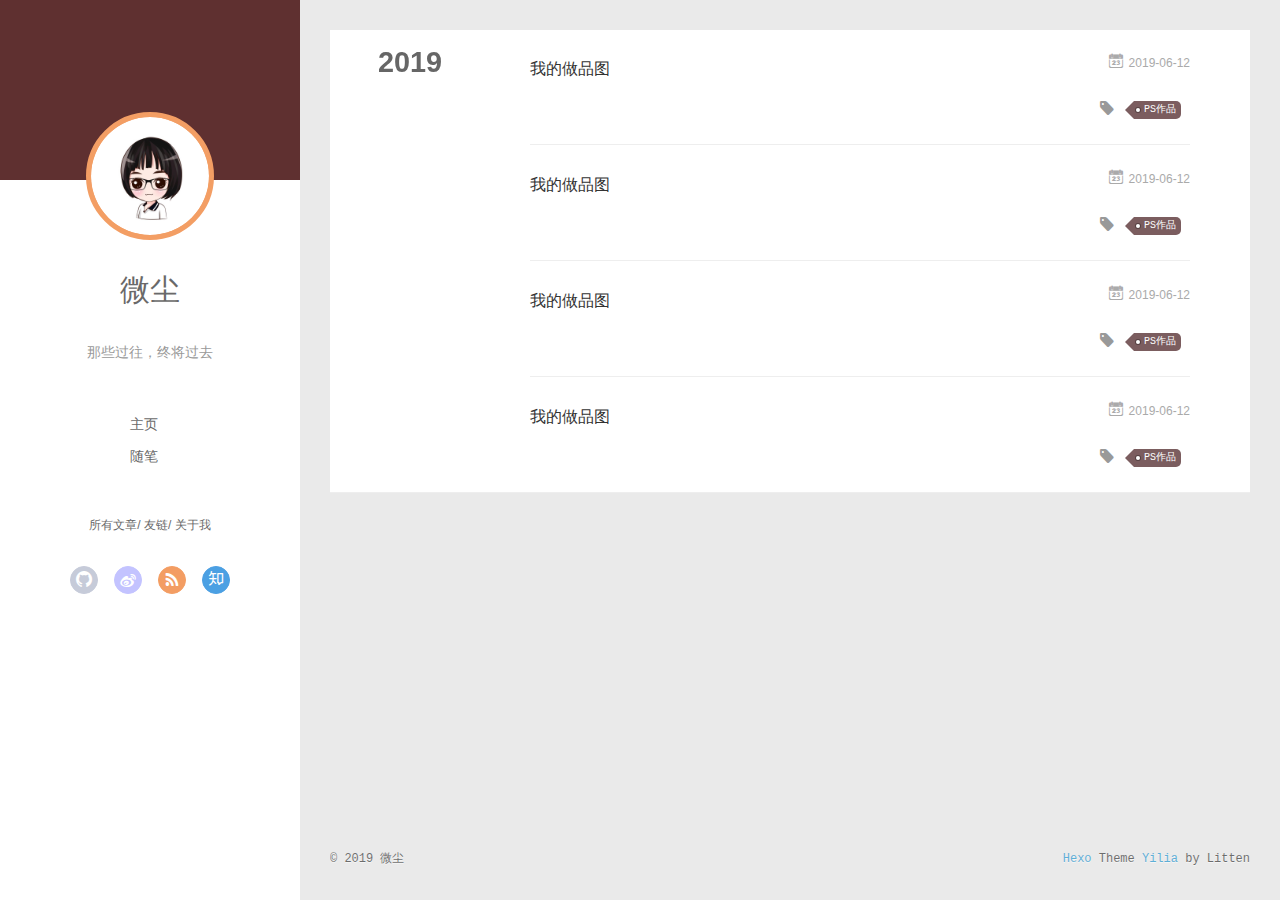
<file: archives/index.html>
<!DOCTYPE html>
<html>
<head><meta name="generator" content="Hexo 3.8.0">
  <meta charset="utf-8">
  
  <meta name="renderer" content="webkit">
  <meta http-equiv="X-UA-Compatible" content="IE=edge">
  <link rel="dns-prefetch" href="http://yoursite.com">
  <title>Archives | 青山绿水</title>
  <meta name="viewport" content="width=device-width, initial-scale=1, maximum-scale=1">
  <meta name="description" content="PS作品,个人博客">
<meta name="keywords" content="PS,个人博客">
<meta property="og:type" content="website">
<meta property="og:title" content="青山绿水">
<meta property="og:url" content="http://yoursite.com/archives/index.html">
<meta property="og:site_name" content="青山绿水">
<meta property="og:description" content="PS作品,个人博客">
<meta property="og:locale" content="zh-CN">
<meta name="twitter:card" content="summary">
<meta name="twitter:title" content="青山绿水">
<meta name="twitter:description" content="PS作品,个人博客">
  
    <link rel="alternative" href="/atom.xml" title="青山绿水" type="application/atom+xml">
  
  
    <link rel="icon" href="/img/k2.ico">
  
  <link rel="stylesheet" type="text/css" href="/./main.0cf68a.css">
  <style type="text/css">
  
    #container.show {
      background: linear-gradient(200deg,#a0cfe4,#e8c37e);
    }
  </style>
  

  

</head>
</html>
<body>
  <div id="container" q-class="show:isCtnShow">
    <canvas id="anm-canvas" class="anm-canvas"></canvas>
    <div class="left-col" q-class="show:isShow">
      
<div class="overlay" style="background: #5f3030"></div>
<div class="intrude-less">
	<header id="header" class="inner">
		<a href="/" class="profilepic">
			<img src="/img/touxiang.jpg" class="js-avatar">
		</a>
		<hgroup>
		  <h1 class="header-author"><a href="/">微尘</a></h1>
		</hgroup>
		
		<p class="header-subtitle">那些过往，终将过去</p>
		

		<nav class="header-menu">
			<ul>
			
				<li><a href="/">主页</a></li>
	        
				<li><a href="/tags/随笔/">随笔</a></li>
	        
			</ul>
		</nav>
		<nav class="header-smart-menu">
    		
    			
    			<a q-on="click: openSlider(e, 'innerArchive')" href="javascript:void(0)">所有文章</a>
    			
            
    			
    			<a q-on="click: openSlider(e, 'friends')" href="javascript:void(0)">友链</a>
    			
            
    			
    			<a q-on="click: openSlider(e, 'aboutme')" href="javascript:void(0)">关于我</a>
    			
            
		</nav>
		<nav class="header-nav">
			<div class="social">
				
					<a class="github" target="_blank" href="#" title="github"><i class="icon-github"></i></a>
		        
					<a class="weibo" target="_blank" href="#" title="weibo"><i class="icon-weibo"></i></a>
		        
					<a class="rss" target="_blank" href="#" title="rss"><i class="icon-rss"></i></a>
		        
					<a class="zhihu" target="_blank" href="#" title="zhihu"><i class="icon-zhihu"></i></a>
		        
			</div>
		</nav>
	</header>		
</div>

    </div>
    <div class="mid-col" q-class="show:isShow,hide:isShow|isFalse">
      
<nav id="mobile-nav">
  	<div class="overlay js-overlay" style="background: #5f3030"></div>
	<div class="btnctn js-mobile-btnctn">
  		<div class="slider-trigger list" q-on="click: openSlider(e)"><i class="icon icon-sort"></i></div>
	</div>
	<div class="intrude-less">
		<header id="header" class="inner">
			<div class="profilepic">
				<img src="/img/touxiang.jpg" class="js-avatar">
			</div>
			<hgroup>
			  <h1 class="header-author js-header-author">微尘</h1>
			</hgroup>
			
			<p class="header-subtitle"><i class="icon icon-quo-left"></i>那些过往，终将过去<i class="icon icon-quo-right"></i></p>
			
			
			
				
			
				
			
			
			
			<nav class="header-nav">
				<div class="social">
					
						<a class="github" target="_blank" href="#" title="github"><i class="icon-github"></i></a>
			        
						<a class="weibo" target="_blank" href="#" title="weibo"><i class="icon-weibo"></i></a>
			        
						<a class="rss" target="_blank" href="#" title="rss"><i class="icon-rss"></i></a>
			        
						<a class="zhihu" target="_blank" href="#" title="zhihu"><i class="icon-zhihu"></i></a>
			        
				</div>
			</nav>

			<nav class="header-menu js-header-menu">
				<ul style="width: 50%">
				
				
					<li style="width: 50%"><a href="/">主页</a></li>
		        
					<li style="width: 50%"><a href="/tags/随笔/">随笔</a></li>
		        
				</ul>
			</nav>
		</header>				
	</div>
	<div class="mobile-mask" style="display:none" q-show="isShow"></div>
</nav>

      <div id="wrapper" class="body-wrap">
        <div class="menu-l">
          <div class="canvas-wrap">
            <canvas data-colors="#eaeaea" data-sectionHeight="100" data-contentId="js-content" id="myCanvas1" class="anm-canvas"></canvas>
          </div>
          <div id="js-content" class="content-ll">
            
  
  
    
    
      
      
      <section class="archives-wrap">
        <div class="archive-year-wrap">
          <a href="/archives/2019" class="archive-year">2019</a>
        </div>
        <div class="archives">
    
    <article class="archive-article archive-type-post">
  <div class="archive-article-inner">
    <header class="archive-article-header">
      	<div class="article-meta">
	      	<a href="/2019/06/12/d/" class="archive-article-date">
  	<time datetime="2019-06-12T03:03:46.000Z" itemprop="datePublished"><i class="icon-calendar icon"></i>2019-06-12</time>
</a>
        </div>
    	 
  
    <h1 itemprop="name">
      <a class="archive-article-title" href="/2019/06/12/d/">我的做品图</a>
    </h1>
  

        <div class="article-info info-on-right">
          
	<div class="article-tag tagcloud">
		<i class="icon-price-tags icon"></i>
		<ul class="article-tag-list">
			 
        		<li class="article-tag-list-item">
        			<a href="javascript:void(0)" class="js-tag article-tag-list-link color5">PS作品</a>
        		</li>
      		
		</ul>
	</div>

          

        </div>
        <div class="clearfix"></div>
    </header>
  </div>
</article>
  
    
    
    <article class="archive-article archive-type-post">
  <div class="archive-article-inner">
    <header class="archive-article-header">
      	<div class="article-meta">
	      	<a href="/2019/06/12/c/" class="archive-article-date">
  	<time datetime="2019-06-12T03:00:19.000Z" itemprop="datePublished"><i class="icon-calendar icon"></i>2019-06-12</time>
</a>
        </div>
    	 
  
    <h1 itemprop="name">
      <a class="archive-article-title" href="/2019/06/12/c/">我的做品图</a>
    </h1>
  

        <div class="article-info info-on-right">
          
	<div class="article-tag tagcloud">
		<i class="icon-price-tags icon"></i>
		<ul class="article-tag-list">
			 
        		<li class="article-tag-list-item">
        			<a href="javascript:void(0)" class="js-tag article-tag-list-link color5">PS作品</a>
        		</li>
      		
		</ul>
	</div>

          

        </div>
        <div class="clearfix"></div>
    </header>
  </div>
</article>
  
    
    
    <article class="archive-article archive-type-post">
  <div class="archive-article-inner">
    <header class="archive-article-header">
      	<div class="article-meta">
	      	<a href="/2019/06/12/b/" class="archive-article-date">
  	<time datetime="2019-06-12T02:09:15.000Z" itemprop="datePublished"><i class="icon-calendar icon"></i>2019-06-12</time>
</a>
        </div>
    	 
  
    <h1 itemprop="name">
      <a class="archive-article-title" href="/2019/06/12/b/">我的做品图</a>
    </h1>
  

        <div class="article-info info-on-right">
          
	<div class="article-tag tagcloud">
		<i class="icon-price-tags icon"></i>
		<ul class="article-tag-list">
			 
        		<li class="article-tag-list-item">
        			<a href="javascript:void(0)" class="js-tag article-tag-list-link color5">PS作品</a>
        		</li>
      		
		</ul>
	</div>

          

        </div>
        <div class="clearfix"></div>
    </header>
  </div>
</article>
  
    
    
    <article class="archive-article archive-type-post">
  <div class="archive-article-inner">
    <header class="archive-article-header">
      	<div class="article-meta">
	      	<a href="/2019/06/12/a/" class="archive-article-date">
  	<time datetime="2019-06-12T01:42:07.000Z" itemprop="datePublished"><i class="icon-calendar icon"></i>2019-06-12</time>
</a>
        </div>
    	 
  
    <h1 itemprop="name">
      <a class="archive-article-title" href="/2019/06/12/a/">我的做品图</a>
    </h1>
  

        <div class="article-info info-on-right">
          
	<div class="article-tag tagcloud">
		<i class="icon-price-tags icon"></i>
		<ul class="article-tag-list">
			 
        		<li class="article-tag-list-item">
        			<a href="javascript:void(0)" class="js-tag article-tag-list-link color5">PS作品</a>
        		</li>
      		
		</ul>
	</div>

          

        </div>
        <div class="clearfix"></div>
    </header>
  </div>
</article>
  
  
    </div></section>
  

    


          </div>
        </div>
      </div>
      <footer id="footer">
  <div class="outer">
    <div id="footer-info">
    	<div class="footer-left">
    		&copy; 2019 微尘
    	</div>
      	<div class="footer-right">
      		<a href="http://hexo.io/" target="_blank">Hexo</a>  Theme <a href="https://github.com/litten/hexo-theme-yilia" target="_blank">Yilia</a> by Litten
      	</div>
    </div>
  </div>
</footer>
    </div>
    <script>
	var yiliaConfig = {
		mathjax: false,
		isHome: false,
		isPost: false,
		isArchive: true,
		isTag: false,
		isCategory: false,
		open_in_new: false,
		toc_hide_index: true,
		root: "/",
		innerArchive: true,
		showTags: false
	}
</script>

<script>!function(t){function n(e){if(r[e])return r[e].exports;var i=r[e]={exports:{},id:e,loaded:!1};return t[e].call(i.exports,i,i.exports,n),i.loaded=!0,i.exports}var r={};n.m=t,n.c=r,n.p="./",n(0)}([function(t,n,r){r(195),t.exports=r(191)},function(t,n,r){var e=r(3),i=r(52),o=r(27),u=r(28),c=r(53),f="prototype",a=function(t,n,r){var s,l,h,v,p=t&a.F,d=t&a.G,y=t&a.S,g=t&a.P,b=t&a.B,m=d?e:y?e[n]||(e[n]={}):(e[n]||{})[f],x=d?i:i[n]||(i[n]={}),w=x[f]||(x[f]={});d&&(r=n);for(s in r)l=!p&&m&&void 0!==m[s],h=(l?m:r)[s],v=b&&l?c(h,e):g&&"function"==typeof h?c(Function.call,h):h,m&&u(m,s,h,t&a.U),x[s]!=h&&o(x,s,v),g&&w[s]!=h&&(w[s]=h)};e.core=i,a.F=1,a.G=2,a.S=4,a.P=8,a.B=16,a.W=32,a.U=64,a.R=128,t.exports=a},function(t,n,r){var e=r(6);t.exports=function(t){if(!e(t))throw TypeError(t+" is not an object!");return t}},function(t,n){var r=t.exports="undefined"!=typeof window&&window.Math==Math?window:"undefined"!=typeof self&&self.Math==Math?self:Function("return this")();"number"==typeof __g&&(__g=r)},function(t,n){t.exports=function(t){try{return!!t()}catch(t){return!0}}},function(t,n){var r=t.exports="undefined"!=typeof window&&window.Math==Math?window:"undefined"!=typeof self&&self.Math==Math?self:Function("return this")();"number"==typeof __g&&(__g=r)},function(t,n){t.exports=function(t){return"object"==typeof t?null!==t:"function"==typeof t}},function(t,n,r){var e=r(126)("wks"),i=r(76),o=r(3).Symbol,u="function"==typeof o;(t.exports=function(t){return e[t]||(e[t]=u&&o[t]||(u?o:i)("Symbol."+t))}).store=e},function(t,n){var r={}.hasOwnProperty;t.exports=function(t,n){return r.call(t,n)}},function(t,n,r){var e=r(94),i=r(33);t.exports=function(t){return e(i(t))}},function(t,n,r){t.exports=!r(4)(function(){return 7!=Object.defineProperty({},"a",{get:function(){return 7}}).a})},function(t,n,r){var e=r(2),i=r(167),o=r(50),u=Object.defineProperty;n.f=r(10)?Object.defineProperty:function(t,n,r){if(e(t),n=o(n,!0),e(r),i)try{return u(t,n,r)}catch(t){}if("get"in r||"set"in r)throw TypeError("Accessors not supported!");return"value"in r&&(t[n]=r.value),t}},function(t,n,r){t.exports=!r(18)(function(){return 7!=Object.defineProperty({},"a",{get:function(){return 7}}).a})},function(t,n,r){var e=r(14),i=r(22);t.exports=r(12)?function(t,n,r){return e.f(t,n,i(1,r))}:function(t,n,r){return t[n]=r,t}},function(t,n,r){var e=r(20),i=r(58),o=r(42),u=Object.defineProperty;n.f=r(12)?Object.defineProperty:function(t,n,r){if(e(t),n=o(n,!0),e(r),i)try{return u(t,n,r)}catch(t){}if("get"in r||"set"in r)throw TypeError("Accessors not supported!");return"value"in r&&(t[n]=r.value),t}},function(t,n,r){var e=r(40)("wks"),i=r(23),o=r(5).Symbol,u="function"==typeof o;(t.exports=function(t){return e[t]||(e[t]=u&&o[t]||(u?o:i)("Symbol."+t))}).store=e},function(t,n,r){var e=r(67),i=Math.min;t.exports=function(t){return t>0?i(e(t),9007199254740991):0}},function(t,n,r){var e=r(46);t.exports=function(t){return Object(e(t))}},function(t,n){t.exports=function(t){try{return!!t()}catch(t){return!0}}},function(t,n,r){var e=r(63),i=r(34);t.exports=Object.keys||function(t){return e(t,i)}},function(t,n,r){var e=r(21);t.exports=function(t){if(!e(t))throw TypeError(t+" is not an object!");return t}},function(t,n){t.exports=function(t){return"object"==typeof t?null!==t:"function"==typeof t}},function(t,n){t.exports=function(t,n){return{enumerable:!(1&t),configurable:!(2&t),writable:!(4&t),value:n}}},function(t,n){var r=0,e=Math.random();t.exports=function(t){return"Symbol(".concat(void 0===t?"":t,")_",(++r+e).toString(36))}},function(t,n){var r={}.hasOwnProperty;t.exports=function(t,n){return r.call(t,n)}},function(t,n){var r=t.exports={version:"2.4.0"};"number"==typeof __e&&(__e=r)},function(t,n){t.exports=function(t){if("function"!=typeof t)throw TypeError(t+" is not a function!");return t}},function(t,n,r){var e=r(11),i=r(66);t.exports=r(10)?function(t,n,r){return e.f(t,n,i(1,r))}:function(t,n,r){return t[n]=r,t}},function(t,n,r){var e=r(3),i=r(27),o=r(24),u=r(76)("src"),c="toString",f=Function[c],a=(""+f).split(c);r(52).inspectSource=function(t){return f.call(t)},(t.exports=function(t,n,r,c){var f="function"==typeof r;f&&(o(r,"name")||i(r,"name",n)),t[n]!==r&&(f&&(o(r,u)||i(r,u,t[n]?""+t[n]:a.join(String(n)))),t===e?t[n]=r:c?t[n]?t[n]=r:i(t,n,r):(delete t[n],i(t,n,r)))})(Function.prototype,c,function(){return"function"==typeof this&&this[u]||f.call(this)})},function(t,n,r){var e=r(1),i=r(4),o=r(46),u=function(t,n,r,e){var i=String(o(t)),u="<"+n;return""!==r&&(u+=" "+r+'="'+String(e).replace(/"/g,"&quot;")+'"'),u+">"+i+"</"+n+">"};t.exports=function(t,n){var r={};r[t]=n(u),e(e.P+e.F*i(function(){var n=""[t]('"');return n!==n.toLowerCase()||n.split('"').length>3}),"String",r)}},function(t,n,r){var e=r(115),i=r(46);t.exports=function(t){return e(i(t))}},function(t,n,r){var e=r(116),i=r(66),o=r(30),u=r(50),c=r(24),f=r(167),a=Object.getOwnPropertyDescriptor;n.f=r(10)?a:function(t,n){if(t=o(t),n=u(n,!0),f)try{return a(t,n)}catch(t){}if(c(t,n))return i(!e.f.call(t,n),t[n])}},function(t,n,r){var e=r(24),i=r(17),o=r(145)("IE_PROTO"),u=Object.prototype;t.exports=Object.getPrototypeOf||function(t){return t=i(t),e(t,o)?t[o]:"function"==typeof t.constructor&&t instanceof t.constructor?t.constructor.prototype:t instanceof Object?u:null}},function(t,n){t.exports=function(t){if(void 0==t)throw TypeError("Can't call method on  "+t);return t}},function(t,n){t.exports="constructor,hasOwnProperty,isPrototypeOf,propertyIsEnumerable,toLocaleString,toString,valueOf".split(",")},function(t,n){t.exports={}},function(t,n){t.exports=!0},function(t,n){n.f={}.propertyIsEnumerable},function(t,n,r){var e=r(14).f,i=r(8),o=r(15)("toStringTag");t.exports=function(t,n,r){t&&!i(t=r?t:t.prototype,o)&&e(t,o,{configurable:!0,value:n})}},function(t,n,r){var e=r(40)("keys"),i=r(23);t.exports=function(t){return e[t]||(e[t]=i(t))}},function(t,n,r){var e=r(5),i="__core-js_shared__",o=e[i]||(e[i]={});t.exports=function(t){return o[t]||(o[t]={})}},function(t,n){var r=Math.ceil,e=Math.floor;t.exports=function(t){return isNaN(t=+t)?0:(t>0?e:r)(t)}},function(t,n,r){var e=r(21);t.exports=function(t,n){if(!e(t))return t;var r,i;if(n&&"function"==typeof(r=t.toString)&&!e(i=r.call(t)))return i;if("function"==typeof(r=t.valueOf)&&!e(i=r.call(t)))return i;if(!n&&"function"==typeof(r=t.toString)&&!e(i=r.call(t)))return i;throw TypeError("Can't convert object to primitive value")}},function(t,n,r){var e=r(5),i=r(25),o=r(36),u=r(44),c=r(14).f;t.exports=function(t){var n=i.Symbol||(i.Symbol=o?{}:e.Symbol||{});"_"==t.charAt(0)||t in n||c(n,t,{value:u.f(t)})}},function(t,n,r){n.f=r(15)},function(t,n){var r={}.toString;t.exports=function(t){return r.call(t).slice(8,-1)}},function(t,n){t.exports=function(t){if(void 0==t)throw TypeError("Can't call method on  "+t);return t}},function(t,n,r){var e=r(4);t.exports=function(t,n){return!!t&&e(function(){n?t.call(null,function(){},1):t.call(null)})}},function(t,n,r){var e=r(53),i=r(115),o=r(17),u=r(16),c=r(203);t.exports=function(t,n){var r=1==t,f=2==t,a=3==t,s=4==t,l=6==t,h=5==t||l,v=n||c;return function(n,c,p){for(var d,y,g=o(n),b=i(g),m=e(c,p,3),x=u(b.length),w=0,S=r?v(n,x):f?v(n,0):void 0;x>w;w++)if((h||w in b)&&(d=b[w],y=m(d,w,g),t))if(r)S[w]=y;else if(y)switch(t){case 3:return!0;case 5:return d;case 6:return w;case 2:S.push(d)}else if(s)return!1;return l?-1:a||s?s:S}}},function(t,n,r){var e=r(1),i=r(52),o=r(4);t.exports=function(t,n){var r=(i.Object||{})[t]||Object[t],u={};u[t]=n(r),e(e.S+e.F*o(function(){r(1)}),"Object",u)}},function(t,n,r){var e=r(6);t.exports=function(t,n){if(!e(t))return t;var r,i;if(n&&"function"==typeof(r=t.toString)&&!e(i=r.call(t)))return i;if("function"==typeof(r=t.valueOf)&&!e(i=r.call(t)))return i;if(!n&&"function"==typeof(r=t.toString)&&!e(i=r.call(t)))return i;throw TypeError("Can't convert object to primitive value")}},function(t,n,r){var e=r(5),i=r(25),o=r(91),u=r(13),c="prototype",f=function(t,n,r){var a,s,l,h=t&f.F,v=t&f.G,p=t&f.S,d=t&f.P,y=t&f.B,g=t&f.W,b=v?i:i[n]||(i[n]={}),m=b[c],x=v?e:p?e[n]:(e[n]||{})[c];v&&(r=n);for(a in r)(s=!h&&x&&void 0!==x[a])&&a in b||(l=s?x[a]:r[a],b[a]=v&&"function"!=typeof x[a]?r[a]:y&&s?o(l,e):g&&x[a]==l?function(t){var n=function(n,r,e){if(this instanceof t){switch(arguments.length){case 0:return new t;case 1:return new t(n);case 2:return new t(n,r)}return new t(n,r,e)}return t.apply(this,arguments)};return n[c]=t[c],n}(l):d&&"function"==typeof l?o(Function.call,l):l,d&&((b.virtual||(b.virtual={}))[a]=l,t&f.R&&m&&!m[a]&&u(m,a,l)))};f.F=1,f.G=2,f.S=4,f.P=8,f.B=16,f.W=32,f.U=64,f.R=128,t.exports=f},function(t,n){var r=t.exports={version:"2.4.0"};"number"==typeof __e&&(__e=r)},function(t,n,r){var e=r(26);t.exports=function(t,n,r){if(e(t),void 0===n)return t;switch(r){case 1:return function(r){return t.call(n,r)};case 2:return function(r,e){return t.call(n,r,e)};case 3:return function(r,e,i){return t.call(n,r,e,i)}}return function(){return t.apply(n,arguments)}}},function(t,n,r){var e=r(183),i=r(1),o=r(126)("metadata"),u=o.store||(o.store=new(r(186))),c=function(t,n,r){var i=u.get(t);if(!i){if(!r)return;u.set(t,i=new e)}var o=i.get(n);if(!o){if(!r)return;i.set(n,o=new e)}return o},f=function(t,n,r){var e=c(n,r,!1);return void 0!==e&&e.has(t)},a=function(t,n,r){var e=c(n,r,!1);return void 0===e?void 0:e.get(t)},s=function(t,n,r,e){c(r,e,!0).set(t,n)},l=function(t,n){var r=c(t,n,!1),e=[];return r&&r.forEach(function(t,n){e.push(n)}),e},h=function(t){return void 0===t||"symbol"==typeof t?t:String(t)},v=function(t){i(i.S,"Reflect",t)};t.exports={store:u,map:c,has:f,get:a,set:s,keys:l,key:h,exp:v}},function(t,n,r){"use strict";if(r(10)){var e=r(69),i=r(3),o=r(4),u=r(1),c=r(127),f=r(152),a=r(53),s=r(68),l=r(66),h=r(27),v=r(73),p=r(67),d=r(16),y=r(75),g=r(50),b=r(24),m=r(180),x=r(114),w=r(6),S=r(17),_=r(137),O=r(70),E=r(32),P=r(71).f,j=r(154),F=r(76),M=r(7),A=r(48),N=r(117),T=r(146),I=r(155),k=r(80),L=r(123),R=r(74),C=r(130),D=r(160),U=r(11),W=r(31),G=U.f,B=W.f,V=i.RangeError,z=i.TypeError,q=i.Uint8Array,K="ArrayBuffer",J="Shared"+K,Y="BYTES_PER_ELEMENT",H="prototype",$=Array[H],X=f.ArrayBuffer,Q=f.DataView,Z=A(0),tt=A(2),nt=A(3),rt=A(4),et=A(5),it=A(6),ot=N(!0),ut=N(!1),ct=I.values,ft=I.keys,at=I.entries,st=$.lastIndexOf,lt=$.reduce,ht=$.reduceRight,vt=$.join,pt=$.sort,dt=$.slice,yt=$.toString,gt=$.toLocaleString,bt=M("iterator"),mt=M("toStringTag"),xt=F("typed_constructor"),wt=F("def_constructor"),St=c.CONSTR,_t=c.TYPED,Ot=c.VIEW,Et="Wrong length!",Pt=A(1,function(t,n){return Tt(T(t,t[wt]),n)}),jt=o(function(){return 1===new q(new Uint16Array([1]).buffer)[0]}),Ft=!!q&&!!q[H].set&&o(function(){new q(1).set({})}),Mt=function(t,n){if(void 0===t)throw z(Et);var r=+t,e=d(t);if(n&&!m(r,e))throw V(Et);return e},At=function(t,n){var r=p(t);if(r<0||r%n)throw V("Wrong offset!");return r},Nt=function(t){if(w(t)&&_t in t)return t;throw z(t+" is not a typed array!")},Tt=function(t,n){if(!(w(t)&&xt in t))throw z("It is not a typed array constructor!");return new t(n)},It=function(t,n){return kt(T(t,t[wt]),n)},kt=function(t,n){for(var r=0,e=n.length,i=Tt(t,e);e>r;)i[r]=n[r++];return i},Lt=function(t,n,r){G(t,n,{get:function(){return this._d[r]}})},Rt=function(t){var n,r,e,i,o,u,c=S(t),f=arguments.length,s=f>1?arguments[1]:void 0,l=void 0!==s,h=j(c);if(void 0!=h&&!_(h)){for(u=h.call(c),e=[],n=0;!(o=u.next()).done;n++)e.push(o.value);c=e}for(l&&f>2&&(s=a(s,arguments[2],2)),n=0,r=d(c.length),i=Tt(this,r);r>n;n++)i[n]=l?s(c[n],n):c[n];return i},Ct=function(){for(var t=0,n=arguments.length,r=Tt(this,n);n>t;)r[t]=arguments[t++];return r},Dt=!!q&&o(function(){gt.call(new q(1))}),Ut=function(){return gt.apply(Dt?dt.call(Nt(this)):Nt(this),arguments)},Wt={copyWithin:function(t,n){return D.call(Nt(this),t,n,arguments.length>2?arguments[2]:void 0)},every:function(t){return rt(Nt(this),t,arguments.length>1?arguments[1]:void 0)},fill:function(t){return C.apply(Nt(this),arguments)},filter:function(t){return It(this,tt(Nt(this),t,arguments.length>1?arguments[1]:void 0))},find:function(t){return et(Nt(this),t,arguments.length>1?arguments[1]:void 0)},findIndex:function(t){return it(Nt(this),t,arguments.length>1?arguments[1]:void 0)},forEach:function(t){Z(Nt(this),t,arguments.length>1?arguments[1]:void 0)},indexOf:function(t){return ut(Nt(this),t,arguments.length>1?arguments[1]:void 0)},includes:function(t){return ot(Nt(this),t,arguments.length>1?arguments[1]:void 0)},join:function(t){return vt.apply(Nt(this),arguments)},lastIndexOf:function(t){return st.apply(Nt(this),arguments)},map:function(t){return Pt(Nt(this),t,arguments.length>1?arguments[1]:void 0)},reduce:function(t){return lt.apply(Nt(this),arguments)},reduceRight:function(t){return ht.apply(Nt(this),arguments)},reverse:function(){for(var t,n=this,r=Nt(n).length,e=Math.floor(r/2),i=0;i<e;)t=n[i],n[i++]=n[--r],n[r]=t;return n},some:function(t){return nt(Nt(this),t,arguments.length>1?arguments[1]:void 0)},sort:function(t){return pt.call(Nt(this),t)},subarray:function(t,n){var r=Nt(this),e=r.length,i=y(t,e);return new(T(r,r[wt]))(r.buffer,r.byteOffset+i*r.BYTES_PER_ELEMENT,d((void 0===n?e:y(n,e))-i))}},Gt=function(t,n){return It(this,dt.call(Nt(this),t,n))},Bt=function(t){Nt(this);var n=At(arguments[1],1),r=this.length,e=S(t),i=d(e.length),o=0;if(i+n>r)throw V(Et);for(;o<i;)this[n+o]=e[o++]},Vt={entries:function(){return at.call(Nt(this))},keys:function(){return ft.call(Nt(this))},values:function(){return ct.call(Nt(this))}},zt=function(t,n){return w(t)&&t[_t]&&"symbol"!=typeof n&&n in t&&String(+n)==String(n)},qt=function(t,n){return zt(t,n=g(n,!0))?l(2,t[n]):B(t,n)},Kt=function(t,n,r){return!(zt(t,n=g(n,!0))&&w(r)&&b(r,"value"))||b(r,"get")||b(r,"set")||r.configurable||b(r,"writable")&&!r.writable||b(r,"enumerable")&&!r.enumerable?G(t,n,r):(t[n]=r.value,t)};St||(W.f=qt,U.f=Kt),u(u.S+u.F*!St,"Object",{getOwnPropertyDescriptor:qt,defineProperty:Kt}),o(function(){yt.call({})})&&(yt=gt=function(){return vt.call(this)});var Jt=v({},Wt);v(Jt,Vt),h(Jt,bt,Vt.values),v(Jt,{slice:Gt,set:Bt,constructor:function(){},toString:yt,toLocaleString:Ut}),Lt(Jt,"buffer","b"),Lt(Jt,"byteOffset","o"),Lt(Jt,"byteLength","l"),Lt(Jt,"length","e"),G(Jt,mt,{get:function(){return this[_t]}}),t.exports=function(t,n,r,f){f=!!f;var a=t+(f?"Clamped":"")+"Array",l="Uint8Array"!=a,v="get"+t,p="set"+t,y=i[a],g=y||{},b=y&&E(y),m=!y||!c.ABV,S={},_=y&&y[H],j=function(t,r){var e=t._d;return e.v[v](r*n+e.o,jt)},F=function(t,r,e){var i=t._d;f&&(e=(e=Math.round(e))<0?0:e>255?255:255&e),i.v[p](r*n+i.o,e,jt)},M=function(t,n){G(t,n,{get:function(){return j(this,n)},set:function(t){return F(this,n,t)},enumerable:!0})};m?(y=r(function(t,r,e,i){s(t,y,a,"_d");var o,u,c,f,l=0,v=0;if(w(r)){if(!(r instanceof X||(f=x(r))==K||f==J))return _t in r?kt(y,r):Rt.call(y,r);o=r,v=At(e,n);var p=r.byteLength;if(void 0===i){if(p%n)throw V(Et);if((u=p-v)<0)throw V(Et)}else if((u=d(i)*n)+v>p)throw V(Et);c=u/n}else c=Mt(r,!0),u=c*n,o=new X(u);for(h(t,"_d",{b:o,o:v,l:u,e:c,v:new Q(o)});l<c;)M(t,l++)}),_=y[H]=O(Jt),h(_,"constructor",y)):L(function(t){new y(null),new y(t)},!0)||(y=r(function(t,r,e,i){s(t,y,a);var o;return w(r)?r instanceof X||(o=x(r))==K||o==J?void 0!==i?new g(r,At(e,n),i):void 0!==e?new g(r,At(e,n)):new g(r):_t in r?kt(y,r):Rt.call(y,r):new g(Mt(r,l))}),Z(b!==Function.prototype?P(g).concat(P(b)):P(g),function(t){t in y||h(y,t,g[t])}),y[H]=_,e||(_.constructor=y));var A=_[bt],N=!!A&&("values"==A.name||void 0==A.name),T=Vt.values;h(y,xt,!0),h(_,_t,a),h(_,Ot,!0),h(_,wt,y),(f?new y(1)[mt]==a:mt in _)||G(_,mt,{get:function(){return a}}),S[a]=y,u(u.G+u.W+u.F*(y!=g),S),u(u.S,a,{BYTES_PER_ELEMENT:n,from:Rt,of:Ct}),Y in _||h(_,Y,n),u(u.P,a,Wt),R(a),u(u.P+u.F*Ft,a,{set:Bt}),u(u.P+u.F*!N,a,Vt),u(u.P+u.F*(_.toString!=yt),a,{toString:yt}),u(u.P+u.F*o(function(){new y(1).slice()}),a,{slice:Gt}),u(u.P+u.F*(o(function(){return[1,2].toLocaleString()!=new y([1,2]).toLocaleString()})||!o(function(){_.toLocaleString.call([1,2])})),a,{toLocaleString:Ut}),k[a]=N?A:T,e||N||h(_,bt,T)}}else t.exports=function(){}},function(t,n){var r={}.toString;t.exports=function(t){return r.call(t).slice(8,-1)}},function(t,n,r){var e=r(21),i=r(5).document,o=e(i)&&e(i.createElement);t.exports=function(t){return o?i.createElement(t):{}}},function(t,n,r){t.exports=!r(12)&&!r(18)(function(){return 7!=Object.defineProperty(r(57)("div"),"a",{get:function(){return 7}}).a})},function(t,n,r){"use strict";var e=r(36),i=r(51),o=r(64),u=r(13),c=r(8),f=r(35),a=r(96),s=r(38),l=r(103),h=r(15)("iterator"),v=!([].keys&&"next"in[].keys()),p="keys",d="values",y=function(){return this};t.exports=function(t,n,r,g,b,m,x){a(r,n,g);var w,S,_,O=function(t){if(!v&&t in F)return F[t];switch(t){case p:case d:return function(){return new r(this,t)}}return function(){return new r(this,t)}},E=n+" Iterator",P=b==d,j=!1,F=t.prototype,M=F[h]||F["@@iterator"]||b&&F[b],A=M||O(b),N=b?P?O("entries"):A:void 0,T="Array"==n?F.entries||M:M;if(T&&(_=l(T.call(new t)))!==Object.prototype&&(s(_,E,!0),e||c(_,h)||u(_,h,y)),P&&M&&M.name!==d&&(j=!0,A=function(){return M.call(this)}),e&&!x||!v&&!j&&F[h]||u(F,h,A),f[n]=A,f[E]=y,b)if(w={values:P?A:O(d),keys:m?A:O(p),entries:N},x)for(S in w)S in F||o(F,S,w[S]);else i(i.P+i.F*(v||j),n,w);return w}},function(t,n,r){var e=r(20),i=r(100),o=r(34),u=r(39)("IE_PROTO"),c=function(){},f="prototype",a=function(){var t,n=r(57)("iframe"),e=o.length;for(n.style.display="none",r(93).appendChild(n),n.src="javascript:",t=n.contentWindow.document,t.open(),t.write("<script>document.F=Object<\/script>"),t.close(),a=t.F;e--;)delete a[f][o[e]];return a()};t.exports=Object.create||function(t,n){var r;return null!==t?(c[f]=e(t),r=new c,c[f]=null,r[u]=t):r=a(),void 0===n?r:i(r,n)}},function(t,n,r){var e=r(63),i=r(34).concat("length","prototype");n.f=Object.getOwnPropertyNames||function(t){return e(t,i)}},function(t,n){n.f=Object.getOwnPropertySymbols},function(t,n,r){var e=r(8),i=r(9),o=r(90)(!1),u=r(39)("IE_PROTO");t.exports=function(t,n){var r,c=i(t),f=0,a=[];for(r in c)r!=u&&e(c,r)&&a.push(r);for(;n.length>f;)e(c,r=n[f++])&&(~o(a,r)||a.push(r));return a}},function(t,n,r){t.exports=r(13)},function(t,n,r){var e=r(76)("meta"),i=r(6),o=r(24),u=r(11).f,c=0,f=Object.isExtensible||function(){return!0},a=!r(4)(function(){return f(Object.preventExtensions({}))}),s=function(t){u(t,e,{value:{i:"O"+ ++c,w:{}}})},l=function(t,n){if(!i(t))return"symbol"==typeof t?t:("string"==typeof t?"S":"P")+t;if(!o(t,e)){if(!f(t))return"F";if(!n)return"E";s(t)}return t[e].i},h=function(t,n){if(!o(t,e)){if(!f(t))return!0;if(!n)return!1;s(t)}return t[e].w},v=function(t){return a&&p.NEED&&f(t)&&!o(t,e)&&s(t),t},p=t.exports={KEY:e,NEED:!1,fastKey:l,getWeak:h,onFreeze:v}},function(t,n){t.exports=function(t,n){return{enumerable:!(1&t),configurable:!(2&t),writable:!(4&t),value:n}}},function(t,n){var r=Math.ceil,e=Math.floor;t.exports=function(t){return isNaN(t=+t)?0:(t>0?e:r)(t)}},function(t,n){t.exports=function(t,n,r,e){if(!(t instanceof n)||void 0!==e&&e in t)throw TypeError(r+": incorrect invocation!");return t}},function(t,n){t.exports=!1},function(t,n,r){var e=r(2),i=r(173),o=r(133),u=r(145)("IE_PROTO"),c=function(){},f="prototype",a=function(){var t,n=r(132)("iframe"),e=o.length;for(n.style.display="none",r(135).appendChild(n),n.src="javascript:",t=n.contentWindow.document,t.open(),t.write("<script>document.F=Object<\/script>"),t.close(),a=t.F;e--;)delete a[f][o[e]];return a()};t.exports=Object.create||function(t,n){var r;return null!==t?(c[f]=e(t),r=new c,c[f]=null,r[u]=t):r=a(),void 0===n?r:i(r,n)}},function(t,n,r){var e=r(175),i=r(133).concat("length","prototype");n.f=Object.getOwnPropertyNames||function(t){return e(t,i)}},function(t,n,r){var e=r(175),i=r(133);t.exports=Object.keys||function(t){return e(t,i)}},function(t,n,r){var e=r(28);t.exports=function(t,n,r){for(var i in n)e(t,i,n[i],r);return t}},function(t,n,r){"use strict";var e=r(3),i=r(11),o=r(10),u=r(7)("species");t.exports=function(t){var n=e[t];o&&n&&!n[u]&&i.f(n,u,{configurable:!0,get:function(){return this}})}},function(t,n,r){var e=r(67),i=Math.max,o=Math.min;t.exports=function(t,n){return t=e(t),t<0?i(t+n,0):o(t,n)}},function(t,n){var r=0,e=Math.random();t.exports=function(t){return"Symbol(".concat(void 0===t?"":t,")_",(++r+e).toString(36))}},function(t,n,r){var e=r(33);t.exports=function(t){return Object(e(t))}},function(t,n,r){var e=r(7)("unscopables"),i=Array.prototype;void 0==i[e]&&r(27)(i,e,{}),t.exports=function(t){i[e][t]=!0}},function(t,n,r){var e=r(53),i=r(169),o=r(137),u=r(2),c=r(16),f=r(154),a={},s={},n=t.exports=function(t,n,r,l,h){var v,p,d,y,g=h?function(){return t}:f(t),b=e(r,l,n?2:1),m=0;if("function"!=typeof g)throw TypeError(t+" is not iterable!");if(o(g)){for(v=c(t.length);v>m;m++)if((y=n?b(u(p=t[m])[0],p[1]):b(t[m]))===a||y===s)return y}else for(d=g.call(t);!(p=d.next()).done;)if((y=i(d,b,p.value,n))===a||y===s)return y};n.BREAK=a,n.RETURN=s},function(t,n){t.exports={}},function(t,n,r){var e=r(11).f,i=r(24),o=r(7)("toStringTag");t.exports=function(t,n,r){t&&!i(t=r?t:t.prototype,o)&&e(t,o,{configurable:!0,value:n})}},function(t,n,r){var e=r(1),i=r(46),o=r(4),u=r(150),c="["+u+"]",f="​",a=RegExp("^"+c+c+"*"),s=RegExp(c+c+"*$"),l=function(t,n,r){var i={},c=o(function(){return!!u[t]()||f[t]()!=f}),a=i[t]=c?n(h):u[t];r&&(i[r]=a),e(e.P+e.F*c,"String",i)},h=l.trim=function(t,n){return t=String(i(t)),1&n&&(t=t.replace(a,"")),2&n&&(t=t.replace(s,"")),t};t.exports=l},function(t,n,r){t.exports={default:r(86),__esModule:!0}},function(t,n,r){t.exports={default:r(87),__esModule:!0}},function(t,n,r){"use strict";function e(t){return t&&t.__esModule?t:{default:t}}n.__esModule=!0;var i=r(84),o=e(i),u=r(83),c=e(u),f="function"==typeof c.default&&"symbol"==typeof o.default?function(t){return typeof t}:function(t){return t&&"function"==typeof c.default&&t.constructor===c.default&&t!==c.default.prototype?"symbol":typeof t};n.default="function"==typeof c.default&&"symbol"===f(o.default)?function(t){return void 0===t?"undefined":f(t)}:function(t){return t&&"function"==typeof c.default&&t.constructor===c.default&&t!==c.default.prototype?"symbol":void 0===t?"undefined":f(t)}},function(t,n,r){r(110),r(108),r(111),r(112),t.exports=r(25).Symbol},function(t,n,r){r(109),r(113),t.exports=r(44).f("iterator")},function(t,n){t.exports=function(t){if("function"!=typeof t)throw TypeError(t+" is not a function!");return t}},function(t,n){t.exports=function(){}},function(t,n,r){var e=r(9),i=r(106),o=r(105);t.exports=function(t){return function(n,r,u){var c,f=e(n),a=i(f.length),s=o(u,a);if(t&&r!=r){for(;a>s;)if((c=f[s++])!=c)return!0}else for(;a>s;s++)if((t||s in f)&&f[s]===r)return t||s||0;return!t&&-1}}},function(t,n,r){var e=r(88);t.exports=function(t,n,r){if(e(t),void 0===n)return t;switch(r){case 1:return function(r){return t.call(n,r)};case 2:return function(r,e){return t.call(n,r,e)};case 3:return function(r,e,i){return t.call(n,r,e,i)}}return function(){return t.apply(n,arguments)}}},function(t,n,r){var e=r(19),i=r(62),o=r(37);t.exports=function(t){var n=e(t),r=i.f;if(r)for(var u,c=r(t),f=o.f,a=0;c.length>a;)f.call(t,u=c[a++])&&n.push(u);return n}},function(t,n,r){t.exports=r(5).document&&document.documentElement},function(t,n,r){var e=r(56);t.exports=Object("z").propertyIsEnumerable(0)?Object:function(t){return"String"==e(t)?t.split(""):Object(t)}},function(t,n,r){var e=r(56);t.exports=Array.isArray||function(t){return"Array"==e(t)}},function(t,n,r){"use strict";var e=r(60),i=r(22),o=r(38),u={};r(13)(u,r(15)("iterator"),function(){return this}),t.exports=function(t,n,r){t.prototype=e(u,{next:i(1,r)}),o(t,n+" Iterator")}},function(t,n){t.exports=function(t,n){return{value:n,done:!!t}}},function(t,n,r){var e=r(19),i=r(9);t.exports=function(t,n){for(var r,o=i(t),u=e(o),c=u.length,f=0;c>f;)if(o[r=u[f++]]===n)return r}},function(t,n,r){var e=r(23)("meta"),i=r(21),o=r(8),u=r(14).f,c=0,f=Object.isExtensible||function(){return!0},a=!r(18)(function(){return f(Object.preventExtensions({}))}),s=function(t){u(t,e,{value:{i:"O"+ ++c,w:{}}})},l=function(t,n){if(!i(t))return"symbol"==typeof t?t:("string"==typeof t?"S":"P")+t;if(!o(t,e)){if(!f(t))return"F";if(!n)return"E";s(t)}return t[e].i},h=function(t,n){if(!o(t,e)){if(!f(t))return!0;if(!n)return!1;s(t)}return t[e].w},v=function(t){return a&&p.NEED&&f(t)&&!o(t,e)&&s(t),t},p=t.exports={KEY:e,NEED:!1,fastKey:l,getWeak:h,onFreeze:v}},function(t,n,r){var e=r(14),i=r(20),o=r(19);t.exports=r(12)?Object.defineProperties:function(t,n){i(t);for(var r,u=o(n),c=u.length,f=0;c>f;)e.f(t,r=u[f++],n[r]);return t}},function(t,n,r){var e=r(37),i=r(22),o=r(9),u=r(42),c=r(8),f=r(58),a=Object.getOwnPropertyDescriptor;n.f=r(12)?a:function(t,n){if(t=o(t),n=u(n,!0),f)try{return a(t,n)}catch(t){}if(c(t,n))return i(!e.f.call(t,n),t[n])}},function(t,n,r){var e=r(9),i=r(61).f,o={}.toString,u="object"==typeof window&&window&&Object.getOwnPropertyNames?Object.getOwnPropertyNames(window):[],c=function(t){try{return i(t)}catch(t){return u.slice()}};t.exports.f=function(t){return u&&"[object Window]"==o.call(t)?c(t):i(e(t))}},function(t,n,r){var e=r(8),i=r(77),o=r(39)("IE_PROTO"),u=Object.prototype;t.exports=Object.getPrototypeOf||function(t){return t=i(t),e(t,o)?t[o]:"function"==typeof t.constructor&&t instanceof t.constructor?t.constructor.prototype:t instanceof Object?u:null}},function(t,n,r){var e=r(41),i=r(33);t.exports=function(t){return function(n,r){var o,u,c=String(i(n)),f=e(r),a=c.length;return f<0||f>=a?t?"":void 0:(o=c.charCodeAt(f),o<55296||o>56319||f+1===a||(u=c.charCodeAt(f+1))<56320||u>57343?t?c.charAt(f):o:t?c.slice(f,f+2):u-56320+(o-55296<<10)+65536)}}},function(t,n,r){var e=r(41),i=Math.max,o=Math.min;t.exports=function(t,n){return t=e(t),t<0?i(t+n,0):o(t,n)}},function(t,n,r){var e=r(41),i=Math.min;t.exports=function(t){return t>0?i(e(t),9007199254740991):0}},function(t,n,r){"use strict";var e=r(89),i=r(97),o=r(35),u=r(9);t.exports=r(59)(Array,"Array",function(t,n){this._t=u(t),this._i=0,this._k=n},function(){var t=this._t,n=this._k,r=this._i++;return!t||r>=t.length?(this._t=void 0,i(1)):"keys"==n?i(0,r):"values"==n?i(0,t[r]):i(0,[r,t[r]])},"values"),o.Arguments=o.Array,e("keys"),e("values"),e("entries")},function(t,n){},function(t,n,r){"use strict";var e=r(104)(!0);r(59)(String,"String",function(t){this._t=String(t),this._i=0},function(){var t,n=this._t,r=this._i;return r>=n.length?{value:void 0,done:!0}:(t=e(n,r),this._i+=t.length,{value:t,done:!1})})},function(t,n,r){"use strict";var e=r(5),i=r(8),o=r(12),u=r(51),c=r(64),f=r(99).KEY,a=r(18),s=r(40),l=r(38),h=r(23),v=r(15),p=r(44),d=r(43),y=r(98),g=r(92),b=r(95),m=r(20),x=r(9),w=r(42),S=r(22),_=r(60),O=r(102),E=r(101),P=r(14),j=r(19),F=E.f,M=P.f,A=O.f,N=e.Symbol,T=e.JSON,I=T&&T.stringify,k="prototype",L=v("_hidden"),R=v("toPrimitive"),C={}.propertyIsEnumerable,D=s("symbol-registry"),U=s("symbols"),W=s("op-symbols"),G=Object[k],B="function"==typeof N,V=e.QObject,z=!V||!V[k]||!V[k].findChild,q=o&&a(function(){return 7!=_(M({},"a",{get:function(){return M(this,"a",{value:7}).a}})).a})?function(t,n,r){var e=F(G,n);e&&delete G[n],M(t,n,r),e&&t!==G&&M(G,n,e)}:M,K=function(t){var n=U[t]=_(N[k]);return n._k=t,n},J=B&&"symbol"==typeof N.iterator?function(t){return"symbol"==typeof t}:function(t){return t instanceof N},Y=function(t,n,r){return t===G&&Y(W,n,r),m(t),n=w(n,!0),m(r),i(U,n)?(r.enumerable?(i(t,L)&&t[L][n]&&(t[L][n]=!1),r=_(r,{enumerable:S(0,!1)})):(i(t,L)||M(t,L,S(1,{})),t[L][n]=!0),q(t,n,r)):M(t,n,r)},H=function(t,n){m(t);for(var r,e=g(n=x(n)),i=0,o=e.length;o>i;)Y(t,r=e[i++],n[r]);return t},$=function(t,n){return void 0===n?_(t):H(_(t),n)},X=function(t){var n=C.call(this,t=w(t,!0));return!(this===G&&i(U,t)&&!i(W,t))&&(!(n||!i(this,t)||!i(U,t)||i(this,L)&&this[L][t])||n)},Q=function(t,n){if(t=x(t),n=w(n,!0),t!==G||!i(U,n)||i(W,n)){var r=F(t,n);return!r||!i(U,n)||i(t,L)&&t[L][n]||(r.enumerable=!0),r}},Z=function(t){for(var n,r=A(x(t)),e=[],o=0;r.length>o;)i(U,n=r[o++])||n==L||n==f||e.push(n);return e},tt=function(t){for(var n,r=t===G,e=A(r?W:x(t)),o=[],u=0;e.length>u;)!i(U,n=e[u++])||r&&!i(G,n)||o.push(U[n]);return o};B||(N=function(){if(this instanceof N)throw TypeError("Symbol is not a constructor!");var t=h(arguments.length>0?arguments[0]:void 0),n=function(r){this===G&&n.call(W,r),i(this,L)&&i(this[L],t)&&(this[L][t]=!1),q(this,t,S(1,r))};return o&&z&&q(G,t,{configurable:!0,set:n}),K(t)},c(N[k],"toString",function(){return this._k}),E.f=Q,P.f=Y,r(61).f=O.f=Z,r(37).f=X,r(62).f=tt,o&&!r(36)&&c(G,"propertyIsEnumerable",X,!0),p.f=function(t){return K(v(t))}),u(u.G+u.W+u.F*!B,{Symbol:N});for(var nt="hasInstance,isConcatSpreadable,iterator,match,replace,search,species,split,toPrimitive,toStringTag,unscopables".split(","),rt=0;nt.length>rt;)v(nt[rt++]);for(var nt=j(v.store),rt=0;nt.length>rt;)d(nt[rt++]);u(u.S+u.F*!B,"Symbol",{for:function(t){return i(D,t+="")?D[t]:D[t]=N(t)},keyFor:function(t){if(J(t))return y(D,t);throw TypeError(t+" is not a symbol!")},useSetter:function(){z=!0},useSimple:function(){z=!1}}),u(u.S+u.F*!B,"Object",{create:$,defineProperty:Y,defineProperties:H,getOwnPropertyDescriptor:Q,getOwnPropertyNames:Z,getOwnPropertySymbols:tt}),T&&u(u.S+u.F*(!B||a(function(){var t=N();return"[null]"!=I([t])||"{}"!=I({a:t})||"{}"!=I(Object(t))})),"JSON",{stringify:function(t){if(void 0!==t&&!J(t)){for(var n,r,e=[t],i=1;arguments.length>i;)e.push(arguments[i++]);return n=e[1],"function"==typeof n&&(r=n),!r&&b(n)||(n=function(t,n){if(r&&(n=r.call(this,t,n)),!J(n))return n}),e[1]=n,I.apply(T,e)}}}),N[k][R]||r(13)(N[k],R,N[k].valueOf),l(N,"Symbol"),l(Math,"Math",!0),l(e.JSON,"JSON",!0)},function(t,n,r){r(43)("asyncIterator")},function(t,n,r){r(43)("observable")},function(t,n,r){r(107);for(var e=r(5),i=r(13),o=r(35),u=r(15)("toStringTag"),c=["NodeList","DOMTokenList","MediaList","StyleSheetList","CSSRuleList"],f=0;f<5;f++){var a=c[f],s=e[a],l=s&&s.prototype;l&&!l[u]&&i(l,u,a),o[a]=o.Array}},function(t,n,r){var e=r(45),i=r(7)("toStringTag"),o="Arguments"==e(function(){return arguments}()),u=function(t,n){try{return t[n]}catch(t){}};t.exports=function(t){var n,r,c;return void 0===t?"Undefined":null===t?"Null":"string"==typeof(r=u(n=Object(t),i))?r:o?e(n):"Object"==(c=e(n))&&"function"==typeof n.callee?"Arguments":c}},function(t,n,r){var e=r(45);t.exports=Object("z").propertyIsEnumerable(0)?Object:function(t){return"String"==e(t)?t.split(""):Object(t)}},function(t,n){n.f={}.propertyIsEnumerable},function(t,n,r){var e=r(30),i=r(16),o=r(75);t.exports=function(t){return function(n,r,u){var c,f=e(n),a=i(f.length),s=o(u,a);if(t&&r!=r){for(;a>s;)if((c=f[s++])!=c)return!0}else for(;a>s;s++)if((t||s in f)&&f[s]===r)return t||s||0;return!t&&-1}}},function(t,n,r){"use strict";var e=r(3),i=r(1),o=r(28),u=r(73),c=r(65),f=r(79),a=r(68),s=r(6),l=r(4),h=r(123),v=r(81),p=r(136);t.exports=function(t,n,r,d,y,g){var b=e[t],m=b,x=y?"set":"add",w=m&&m.prototype,S={},_=function(t){var n=w[t];o(w,t,"delete"==t?function(t){return!(g&&!s(t))&&n.call(this,0===t?0:t)}:"has"==t?function(t){return!(g&&!s(t))&&n.call(this,0===t?0:t)}:"get"==t?function(t){return g&&!s(t)?void 0:n.call(this,0===t?0:t)}:"add"==t?function(t){return n.call(this,0===t?0:t),this}:function(t,r){return n.call(this,0===t?0:t,r),this})};if("function"==typeof m&&(g||w.forEach&&!l(function(){(new m).entries().next()}))){var O=new m,E=O[x](g?{}:-0,1)!=O,P=l(function(){O.has(1)}),j=h(function(t){new m(t)}),F=!g&&l(function(){for(var t=new m,n=5;n--;)t[x](n,n);return!t.has(-0)});j||(m=n(function(n,r){a(n,m,t);var e=p(new b,n,m);return void 0!=r&&f(r,y,e[x],e),e}),m.prototype=w,w.constructor=m),(P||F)&&(_("delete"),_("has"),y&&_("get")),(F||E)&&_(x),g&&w.clear&&delete w.clear}else m=d.getConstructor(n,t,y,x),u(m.prototype,r),c.NEED=!0;return v(m,t),S[t]=m,i(i.G+i.W+i.F*(m!=b),S),g||d.setStrong(m,t,y),m}},function(t,n,r){"use strict";var e=r(27),i=r(28),o=r(4),u=r(46),c=r(7);t.exports=function(t,n,r){var f=c(t),a=r(u,f,""[t]),s=a[0],l=a[1];o(function(){var n={};return n[f]=function(){return 7},7!=""[t](n)})&&(i(String.prototype,t,s),e(RegExp.prototype,f,2==n?function(t,n){return l.call(t,this,n)}:function(t){return l.call(t,this)}))}
},function(t,n,r){"use strict";var e=r(2);t.exports=function(){var t=e(this),n="";return t.global&&(n+="g"),t.ignoreCase&&(n+="i"),t.multiline&&(n+="m"),t.unicode&&(n+="u"),t.sticky&&(n+="y"),n}},function(t,n){t.exports=function(t,n,r){var e=void 0===r;switch(n.length){case 0:return e?t():t.call(r);case 1:return e?t(n[0]):t.call(r,n[0]);case 2:return e?t(n[0],n[1]):t.call(r,n[0],n[1]);case 3:return e?t(n[0],n[1],n[2]):t.call(r,n[0],n[1],n[2]);case 4:return e?t(n[0],n[1],n[2],n[3]):t.call(r,n[0],n[1],n[2],n[3])}return t.apply(r,n)}},function(t,n,r){var e=r(6),i=r(45),o=r(7)("match");t.exports=function(t){var n;return e(t)&&(void 0!==(n=t[o])?!!n:"RegExp"==i(t))}},function(t,n,r){var e=r(7)("iterator"),i=!1;try{var o=[7][e]();o.return=function(){i=!0},Array.from(o,function(){throw 2})}catch(t){}t.exports=function(t,n){if(!n&&!i)return!1;var r=!1;try{var o=[7],u=o[e]();u.next=function(){return{done:r=!0}},o[e]=function(){return u},t(o)}catch(t){}return r}},function(t,n,r){t.exports=r(69)||!r(4)(function(){var t=Math.random();__defineSetter__.call(null,t,function(){}),delete r(3)[t]})},function(t,n){n.f=Object.getOwnPropertySymbols},function(t,n,r){var e=r(3),i="__core-js_shared__",o=e[i]||(e[i]={});t.exports=function(t){return o[t]||(o[t]={})}},function(t,n,r){for(var e,i=r(3),o=r(27),u=r(76),c=u("typed_array"),f=u("view"),a=!(!i.ArrayBuffer||!i.DataView),s=a,l=0,h="Int8Array,Uint8Array,Uint8ClampedArray,Int16Array,Uint16Array,Int32Array,Uint32Array,Float32Array,Float64Array".split(",");l<9;)(e=i[h[l++]])?(o(e.prototype,c,!0),o(e.prototype,f,!0)):s=!1;t.exports={ABV:a,CONSTR:s,TYPED:c,VIEW:f}},function(t,n){"use strict";var r={versions:function(){var t=window.navigator.userAgent;return{trident:t.indexOf("Trident")>-1,presto:t.indexOf("Presto")>-1,webKit:t.indexOf("AppleWebKit")>-1,gecko:t.indexOf("Gecko")>-1&&-1==t.indexOf("KHTML"),mobile:!!t.match(/AppleWebKit.*Mobile.*/),ios:!!t.match(/\(i[^;]+;( U;)? CPU.+Mac OS X/),android:t.indexOf("Android")>-1||t.indexOf("Linux")>-1,iPhone:t.indexOf("iPhone")>-1||t.indexOf("Mac")>-1,iPad:t.indexOf("iPad")>-1,webApp:-1==t.indexOf("Safari"),weixin:-1==t.indexOf("MicroMessenger")}}()};t.exports=r},function(t,n,r){"use strict";var e=r(85),i=function(t){return t&&t.__esModule?t:{default:t}}(e),o=function(){function t(t,n,e){return n||e?String.fromCharCode(n||e):r[t]||t}function n(t){return e[t]}var r={"&quot;":'"',"&lt;":"<","&gt;":">","&amp;":"&","&nbsp;":" "},e={};for(var u in r)e[r[u]]=u;return r["&apos;"]="'",e["'"]="&#39;",{encode:function(t){return t?(""+t).replace(/['<> "&]/g,n).replace(/\r?\n/g,"<br/>").replace(/\s/g,"&nbsp;"):""},decode:function(n){return n?(""+n).replace(/<br\s*\/?>/gi,"\n").replace(/&quot;|&lt;|&gt;|&amp;|&nbsp;|&apos;|&#(\d+);|&#(\d+)/g,t).replace(/\u00a0/g," "):""},encodeBase16:function(t){if(!t)return t;t+="";for(var n=[],r=0,e=t.length;e>r;r++)n.push(t.charCodeAt(r).toString(16).toUpperCase());return n.join("")},encodeBase16forJSON:function(t){if(!t)return t;t=t.replace(/[\u4E00-\u9FBF]/gi,function(t){return escape(t).replace("%u","\\u")});for(var n=[],r=0,e=t.length;e>r;r++)n.push(t.charCodeAt(r).toString(16).toUpperCase());return n.join("")},decodeBase16:function(t){if(!t)return t;t+="";for(var n=[],r=0,e=t.length;e>r;r+=2)n.push(String.fromCharCode("0x"+t.slice(r,r+2)));return n.join("")},encodeObject:function(t){if(t instanceof Array)for(var n=0,r=t.length;r>n;n++)t[n]=o.encodeObject(t[n]);else if("object"==(void 0===t?"undefined":(0,i.default)(t)))for(var e in t)t[e]=o.encodeObject(t[e]);else if("string"==typeof t)return o.encode(t);return t},loadScript:function(t){var n=document.createElement("script");document.getElementsByTagName("body")[0].appendChild(n),n.setAttribute("src",t)},addLoadEvent:function(t){var n=window.onload;"function"!=typeof window.onload?window.onload=t:window.onload=function(){n(),t()}}}}();t.exports=o},function(t,n,r){"use strict";var e=r(17),i=r(75),o=r(16);t.exports=function(t){for(var n=e(this),r=o(n.length),u=arguments.length,c=i(u>1?arguments[1]:void 0,r),f=u>2?arguments[2]:void 0,a=void 0===f?r:i(f,r);a>c;)n[c++]=t;return n}},function(t,n,r){"use strict";var e=r(11),i=r(66);t.exports=function(t,n,r){n in t?e.f(t,n,i(0,r)):t[n]=r}},function(t,n,r){var e=r(6),i=r(3).document,o=e(i)&&e(i.createElement);t.exports=function(t){return o?i.createElement(t):{}}},function(t,n){t.exports="constructor,hasOwnProperty,isPrototypeOf,propertyIsEnumerable,toLocaleString,toString,valueOf".split(",")},function(t,n,r){var e=r(7)("match");t.exports=function(t){var n=/./;try{"/./"[t](n)}catch(r){try{return n[e]=!1,!"/./"[t](n)}catch(t){}}return!0}},function(t,n,r){t.exports=r(3).document&&document.documentElement},function(t,n,r){var e=r(6),i=r(144).set;t.exports=function(t,n,r){var o,u=n.constructor;return u!==r&&"function"==typeof u&&(o=u.prototype)!==r.prototype&&e(o)&&i&&i(t,o),t}},function(t,n,r){var e=r(80),i=r(7)("iterator"),o=Array.prototype;t.exports=function(t){return void 0!==t&&(e.Array===t||o[i]===t)}},function(t,n,r){var e=r(45);t.exports=Array.isArray||function(t){return"Array"==e(t)}},function(t,n,r){"use strict";var e=r(70),i=r(66),o=r(81),u={};r(27)(u,r(7)("iterator"),function(){return this}),t.exports=function(t,n,r){t.prototype=e(u,{next:i(1,r)}),o(t,n+" Iterator")}},function(t,n,r){"use strict";var e=r(69),i=r(1),o=r(28),u=r(27),c=r(24),f=r(80),a=r(139),s=r(81),l=r(32),h=r(7)("iterator"),v=!([].keys&&"next"in[].keys()),p="keys",d="values",y=function(){return this};t.exports=function(t,n,r,g,b,m,x){a(r,n,g);var w,S,_,O=function(t){if(!v&&t in F)return F[t];switch(t){case p:case d:return function(){return new r(this,t)}}return function(){return new r(this,t)}},E=n+" Iterator",P=b==d,j=!1,F=t.prototype,M=F[h]||F["@@iterator"]||b&&F[b],A=M||O(b),N=b?P?O("entries"):A:void 0,T="Array"==n?F.entries||M:M;if(T&&(_=l(T.call(new t)))!==Object.prototype&&(s(_,E,!0),e||c(_,h)||u(_,h,y)),P&&M&&M.name!==d&&(j=!0,A=function(){return M.call(this)}),e&&!x||!v&&!j&&F[h]||u(F,h,A),f[n]=A,f[E]=y,b)if(w={values:P?A:O(d),keys:m?A:O(p),entries:N},x)for(S in w)S in F||o(F,S,w[S]);else i(i.P+i.F*(v||j),n,w);return w}},function(t,n){var r=Math.expm1;t.exports=!r||r(10)>22025.465794806718||r(10)<22025.465794806718||-2e-17!=r(-2e-17)?function(t){return 0==(t=+t)?t:t>-1e-6&&t<1e-6?t+t*t/2:Math.exp(t)-1}:r},function(t,n){t.exports=Math.sign||function(t){return 0==(t=+t)||t!=t?t:t<0?-1:1}},function(t,n,r){var e=r(3),i=r(151).set,o=e.MutationObserver||e.WebKitMutationObserver,u=e.process,c=e.Promise,f="process"==r(45)(u);t.exports=function(){var t,n,r,a=function(){var e,i;for(f&&(e=u.domain)&&e.exit();t;){i=t.fn,t=t.next;try{i()}catch(e){throw t?r():n=void 0,e}}n=void 0,e&&e.enter()};if(f)r=function(){u.nextTick(a)};else if(o){var s=!0,l=document.createTextNode("");new o(a).observe(l,{characterData:!0}),r=function(){l.data=s=!s}}else if(c&&c.resolve){var h=c.resolve();r=function(){h.then(a)}}else r=function(){i.call(e,a)};return function(e){var i={fn:e,next:void 0};n&&(n.next=i),t||(t=i,r()),n=i}}},function(t,n,r){var e=r(6),i=r(2),o=function(t,n){if(i(t),!e(n)&&null!==n)throw TypeError(n+": can't set as prototype!")};t.exports={set:Object.setPrototypeOf||("__proto__"in{}?function(t,n,e){try{e=r(53)(Function.call,r(31).f(Object.prototype,"__proto__").set,2),e(t,[]),n=!(t instanceof Array)}catch(t){n=!0}return function(t,r){return o(t,r),n?t.__proto__=r:e(t,r),t}}({},!1):void 0),check:o}},function(t,n,r){var e=r(126)("keys"),i=r(76);t.exports=function(t){return e[t]||(e[t]=i(t))}},function(t,n,r){var e=r(2),i=r(26),o=r(7)("species");t.exports=function(t,n){var r,u=e(t).constructor;return void 0===u||void 0==(r=e(u)[o])?n:i(r)}},function(t,n,r){var e=r(67),i=r(46);t.exports=function(t){return function(n,r){var o,u,c=String(i(n)),f=e(r),a=c.length;return f<0||f>=a?t?"":void 0:(o=c.charCodeAt(f),o<55296||o>56319||f+1===a||(u=c.charCodeAt(f+1))<56320||u>57343?t?c.charAt(f):o:t?c.slice(f,f+2):u-56320+(o-55296<<10)+65536)}}},function(t,n,r){var e=r(122),i=r(46);t.exports=function(t,n,r){if(e(n))throw TypeError("String#"+r+" doesn't accept regex!");return String(i(t))}},function(t,n,r){"use strict";var e=r(67),i=r(46);t.exports=function(t){var n=String(i(this)),r="",o=e(t);if(o<0||o==1/0)throw RangeError("Count can't be negative");for(;o>0;(o>>>=1)&&(n+=n))1&o&&(r+=n);return r}},function(t,n){t.exports="\t\n\v\f\r   ᠎             　\u2028\u2029\ufeff"},function(t,n,r){var e,i,o,u=r(53),c=r(121),f=r(135),a=r(132),s=r(3),l=s.process,h=s.setImmediate,v=s.clearImmediate,p=s.MessageChannel,d=0,y={},g="onreadystatechange",b=function(){var t=+this;if(y.hasOwnProperty(t)){var n=y[t];delete y[t],n()}},m=function(t){b.call(t.data)};h&&v||(h=function(t){for(var n=[],r=1;arguments.length>r;)n.push(arguments[r++]);return y[++d]=function(){c("function"==typeof t?t:Function(t),n)},e(d),d},v=function(t){delete y[t]},"process"==r(45)(l)?e=function(t){l.nextTick(u(b,t,1))}:p?(i=new p,o=i.port2,i.port1.onmessage=m,e=u(o.postMessage,o,1)):s.addEventListener&&"function"==typeof postMessage&&!s.importScripts?(e=function(t){s.postMessage(t+"","*")},s.addEventListener("message",m,!1)):e=g in a("script")?function(t){f.appendChild(a("script"))[g]=function(){f.removeChild(this),b.call(t)}}:function(t){setTimeout(u(b,t,1),0)}),t.exports={set:h,clear:v}},function(t,n,r){"use strict";var e=r(3),i=r(10),o=r(69),u=r(127),c=r(27),f=r(73),a=r(4),s=r(68),l=r(67),h=r(16),v=r(71).f,p=r(11).f,d=r(130),y=r(81),g="ArrayBuffer",b="DataView",m="prototype",x="Wrong length!",w="Wrong index!",S=e[g],_=e[b],O=e.Math,E=e.RangeError,P=e.Infinity,j=S,F=O.abs,M=O.pow,A=O.floor,N=O.log,T=O.LN2,I="buffer",k="byteLength",L="byteOffset",R=i?"_b":I,C=i?"_l":k,D=i?"_o":L,U=function(t,n,r){var e,i,o,u=Array(r),c=8*r-n-1,f=(1<<c)-1,a=f>>1,s=23===n?M(2,-24)-M(2,-77):0,l=0,h=t<0||0===t&&1/t<0?1:0;for(t=F(t),t!=t||t===P?(i=t!=t?1:0,e=f):(e=A(N(t)/T),t*(o=M(2,-e))<1&&(e--,o*=2),t+=e+a>=1?s/o:s*M(2,1-a),t*o>=2&&(e++,o/=2),e+a>=f?(i=0,e=f):e+a>=1?(i=(t*o-1)*M(2,n),e+=a):(i=t*M(2,a-1)*M(2,n),e=0));n>=8;u[l++]=255&i,i/=256,n-=8);for(e=e<<n|i,c+=n;c>0;u[l++]=255&e,e/=256,c-=8);return u[--l]|=128*h,u},W=function(t,n,r){var e,i=8*r-n-1,o=(1<<i)-1,u=o>>1,c=i-7,f=r-1,a=t[f--],s=127&a;for(a>>=7;c>0;s=256*s+t[f],f--,c-=8);for(e=s&(1<<-c)-1,s>>=-c,c+=n;c>0;e=256*e+t[f],f--,c-=8);if(0===s)s=1-u;else{if(s===o)return e?NaN:a?-P:P;e+=M(2,n),s-=u}return(a?-1:1)*e*M(2,s-n)},G=function(t){return t[3]<<24|t[2]<<16|t[1]<<8|t[0]},B=function(t){return[255&t]},V=function(t){return[255&t,t>>8&255]},z=function(t){return[255&t,t>>8&255,t>>16&255,t>>24&255]},q=function(t){return U(t,52,8)},K=function(t){return U(t,23,4)},J=function(t,n,r){p(t[m],n,{get:function(){return this[r]}})},Y=function(t,n,r,e){var i=+r,o=l(i);if(i!=o||o<0||o+n>t[C])throw E(w);var u=t[R]._b,c=o+t[D],f=u.slice(c,c+n);return e?f:f.reverse()},H=function(t,n,r,e,i,o){var u=+r,c=l(u);if(u!=c||c<0||c+n>t[C])throw E(w);for(var f=t[R]._b,a=c+t[D],s=e(+i),h=0;h<n;h++)f[a+h]=s[o?h:n-h-1]},$=function(t,n){s(t,S,g);var r=+n,e=h(r);if(r!=e)throw E(x);return e};if(u.ABV){if(!a(function(){new S})||!a(function(){new S(.5)})){S=function(t){return new j($(this,t))};for(var X,Q=S[m]=j[m],Z=v(j),tt=0;Z.length>tt;)(X=Z[tt++])in S||c(S,X,j[X]);o||(Q.constructor=S)}var nt=new _(new S(2)),rt=_[m].setInt8;nt.setInt8(0,2147483648),nt.setInt8(1,2147483649),!nt.getInt8(0)&&nt.getInt8(1)||f(_[m],{setInt8:function(t,n){rt.call(this,t,n<<24>>24)},setUint8:function(t,n){rt.call(this,t,n<<24>>24)}},!0)}else S=function(t){var n=$(this,t);this._b=d.call(Array(n),0),this[C]=n},_=function(t,n,r){s(this,_,b),s(t,S,b);var e=t[C],i=l(n);if(i<0||i>e)throw E("Wrong offset!");if(r=void 0===r?e-i:h(r),i+r>e)throw E(x);this[R]=t,this[D]=i,this[C]=r},i&&(J(S,k,"_l"),J(_,I,"_b"),J(_,k,"_l"),J(_,L,"_o")),f(_[m],{getInt8:function(t){return Y(this,1,t)[0]<<24>>24},getUint8:function(t){return Y(this,1,t)[0]},getInt16:function(t){var n=Y(this,2,t,arguments[1]);return(n[1]<<8|n[0])<<16>>16},getUint16:function(t){var n=Y(this,2,t,arguments[1]);return n[1]<<8|n[0]},getInt32:function(t){return G(Y(this,4,t,arguments[1]))},getUint32:function(t){return G(Y(this,4,t,arguments[1]))>>>0},getFloat32:function(t){return W(Y(this,4,t,arguments[1]),23,4)},getFloat64:function(t){return W(Y(this,8,t,arguments[1]),52,8)},setInt8:function(t,n){H(this,1,t,B,n)},setUint8:function(t,n){H(this,1,t,B,n)},setInt16:function(t,n){H(this,2,t,V,n,arguments[2])},setUint16:function(t,n){H(this,2,t,V,n,arguments[2])},setInt32:function(t,n){H(this,4,t,z,n,arguments[2])},setUint32:function(t,n){H(this,4,t,z,n,arguments[2])},setFloat32:function(t,n){H(this,4,t,K,n,arguments[2])},setFloat64:function(t,n){H(this,8,t,q,n,arguments[2])}});y(S,g),y(_,b),c(_[m],u.VIEW,!0),n[g]=S,n[b]=_},function(t,n,r){var e=r(3),i=r(52),o=r(69),u=r(182),c=r(11).f;t.exports=function(t){var n=i.Symbol||(i.Symbol=o?{}:e.Symbol||{});"_"==t.charAt(0)||t in n||c(n,t,{value:u.f(t)})}},function(t,n,r){var e=r(114),i=r(7)("iterator"),o=r(80);t.exports=r(52).getIteratorMethod=function(t){if(void 0!=t)return t[i]||t["@@iterator"]||o[e(t)]}},function(t,n,r){"use strict";var e=r(78),i=r(170),o=r(80),u=r(30);t.exports=r(140)(Array,"Array",function(t,n){this._t=u(t),this._i=0,this._k=n},function(){var t=this._t,n=this._k,r=this._i++;return!t||r>=t.length?(this._t=void 0,i(1)):"keys"==n?i(0,r):"values"==n?i(0,t[r]):i(0,[r,t[r]])},"values"),o.Arguments=o.Array,e("keys"),e("values"),e("entries")},function(t,n){function r(t,n){t.classList?t.classList.add(n):t.className+=" "+n}t.exports=r},function(t,n){function r(t,n){if(t.classList)t.classList.remove(n);else{var r=new RegExp("(^|\\b)"+n.split(" ").join("|")+"(\\b|$)","gi");t.className=t.className.replace(r," ")}}t.exports=r},function(t,n){function r(){throw new Error("setTimeout has not been defined")}function e(){throw new Error("clearTimeout has not been defined")}function i(t){if(s===setTimeout)return setTimeout(t,0);if((s===r||!s)&&setTimeout)return s=setTimeout,setTimeout(t,0);try{return s(t,0)}catch(n){try{return s.call(null,t,0)}catch(n){return s.call(this,t,0)}}}function o(t){if(l===clearTimeout)return clearTimeout(t);if((l===e||!l)&&clearTimeout)return l=clearTimeout,clearTimeout(t);try{return l(t)}catch(n){try{return l.call(null,t)}catch(n){return l.call(this,t)}}}function u(){d&&v&&(d=!1,v.length?p=v.concat(p):y=-1,p.length&&c())}function c(){if(!d){var t=i(u);d=!0;for(var n=p.length;n;){for(v=p,p=[];++y<n;)v&&v[y].run();y=-1,n=p.length}v=null,d=!1,o(t)}}function f(t,n){this.fun=t,this.array=n}function a(){}var s,l,h=t.exports={};!function(){try{s="function"==typeof setTimeout?setTimeout:r}catch(t){s=r}try{l="function"==typeof clearTimeout?clearTimeout:e}catch(t){l=e}}();var v,p=[],d=!1,y=-1;h.nextTick=function(t){var n=new Array(arguments.length-1);if(arguments.length>1)for(var r=1;r<arguments.length;r++)n[r-1]=arguments[r];p.push(new f(t,n)),1!==p.length||d||i(c)},f.prototype.run=function(){this.fun.apply(null,this.array)},h.title="browser",h.browser=!0,h.env={},h.argv=[],h.version="",h.versions={},h.on=a,h.addListener=a,h.once=a,h.off=a,h.removeListener=a,h.removeAllListeners=a,h.emit=a,h.prependListener=a,h.prependOnceListener=a,h.listeners=function(t){return[]},h.binding=function(t){throw new Error("process.binding is not supported")},h.cwd=function(){return"/"},h.chdir=function(t){throw new Error("process.chdir is not supported")},h.umask=function(){return 0}},function(t,n,r){var e=r(45);t.exports=function(t,n){if("number"!=typeof t&&"Number"!=e(t))throw TypeError(n);return+t}},function(t,n,r){"use strict";var e=r(17),i=r(75),o=r(16);t.exports=[].copyWithin||function(t,n){var r=e(this),u=o(r.length),c=i(t,u),f=i(n,u),a=arguments.length>2?arguments[2]:void 0,s=Math.min((void 0===a?u:i(a,u))-f,u-c),l=1;for(f<c&&c<f+s&&(l=-1,f+=s-1,c+=s-1);s-- >0;)f in r?r[c]=r[f]:delete r[c],c+=l,f+=l;return r}},function(t,n,r){var e=r(79);t.exports=function(t,n){var r=[];return e(t,!1,r.push,r,n),r}},function(t,n,r){var e=r(26),i=r(17),o=r(115),u=r(16);t.exports=function(t,n,r,c,f){e(n);var a=i(t),s=o(a),l=u(a.length),h=f?l-1:0,v=f?-1:1;if(r<2)for(;;){if(h in s){c=s[h],h+=v;break}if(h+=v,f?h<0:l<=h)throw TypeError("Reduce of empty array with no initial value")}for(;f?h>=0:l>h;h+=v)h in s&&(c=n(c,s[h],h,a));return c}},function(t,n,r){"use strict";var e=r(26),i=r(6),o=r(121),u=[].slice,c={},f=function(t,n,r){if(!(n in c)){for(var e=[],i=0;i<n;i++)e[i]="a["+i+"]";c[n]=Function("F,a","return new F("+e.join(",")+")")}return c[n](t,r)};t.exports=Function.bind||function(t){var n=e(this),r=u.call(arguments,1),c=function(){var e=r.concat(u.call(arguments));return this instanceof c?f(n,e.length,e):o(n,e,t)};return i(n.prototype)&&(c.prototype=n.prototype),c}},function(t,n,r){"use strict";var e=r(11).f,i=r(70),o=r(73),u=r(53),c=r(68),f=r(46),a=r(79),s=r(140),l=r(170),h=r(74),v=r(10),p=r(65).fastKey,d=v?"_s":"size",y=function(t,n){var r,e=p(n);if("F"!==e)return t._i[e];for(r=t._f;r;r=r.n)if(r.k==n)return r};t.exports={getConstructor:function(t,n,r,s){var l=t(function(t,e){c(t,l,n,"_i"),t._i=i(null),t._f=void 0,t._l=void 0,t[d]=0,void 0!=e&&a(e,r,t[s],t)});return o(l.prototype,{clear:function(){for(var t=this,n=t._i,r=t._f;r;r=r.n)r.r=!0,r.p&&(r.p=r.p.n=void 0),delete n[r.i];t._f=t._l=void 0,t[d]=0},delete:function(t){var n=this,r=y(n,t);if(r){var e=r.n,i=r.p;delete n._i[r.i],r.r=!0,i&&(i.n=e),e&&(e.p=i),n._f==r&&(n._f=e),n._l==r&&(n._l=i),n[d]--}return!!r},forEach:function(t){c(this,l,"forEach");for(var n,r=u(t,arguments.length>1?arguments[1]:void 0,3);n=n?n.n:this._f;)for(r(n.v,n.k,this);n&&n.r;)n=n.p},has:function(t){return!!y(this,t)}}),v&&e(l.prototype,"size",{get:function(){return f(this[d])}}),l},def:function(t,n,r){var e,i,o=y(t,n);return o?o.v=r:(t._l=o={i:i=p(n,!0),k:n,v:r,p:e=t._l,n:void 0,r:!1},t._f||(t._f=o),e&&(e.n=o),t[d]++,"F"!==i&&(t._i[i]=o)),t},getEntry:y,setStrong:function(t,n,r){s(t,n,function(t,n){this._t=t,this._k=n,this._l=void 0},function(){for(var t=this,n=t._k,r=t._l;r&&r.r;)r=r.p;return t._t&&(t._l=r=r?r.n:t._t._f)?"keys"==n?l(0,r.k):"values"==n?l(0,r.v):l(0,[r.k,r.v]):(t._t=void 0,l(1))},r?"entries":"values",!r,!0),h(n)}}},function(t,n,r){var e=r(114),i=r(161);t.exports=function(t){return function(){if(e(this)!=t)throw TypeError(t+"#toJSON isn't generic");return i(this)}}},function(t,n,r){"use strict";var e=r(73),i=r(65).getWeak,o=r(2),u=r(6),c=r(68),f=r(79),a=r(48),s=r(24),l=a(5),h=a(6),v=0,p=function(t){return t._l||(t._l=new d)},d=function(){this.a=[]},y=function(t,n){return l(t.a,function(t){return t[0]===n})};d.prototype={get:function(t){var n=y(this,t);if(n)return n[1]},has:function(t){return!!y(this,t)},set:function(t,n){var r=y(this,t);r?r[1]=n:this.a.push([t,n])},delete:function(t){var n=h(this.a,function(n){return n[0]===t});return~n&&this.a.splice(n,1),!!~n}},t.exports={getConstructor:function(t,n,r,o){var a=t(function(t,e){c(t,a,n,"_i"),t._i=v++,t._l=void 0,void 0!=e&&f(e,r,t[o],t)});return e(a.prototype,{delete:function(t){if(!u(t))return!1;var n=i(t);return!0===n?p(this).delete(t):n&&s(n,this._i)&&delete n[this._i]},has:function(t){if(!u(t))return!1;var n=i(t);return!0===n?p(this).has(t):n&&s(n,this._i)}}),a},def:function(t,n,r){var e=i(o(n),!0);return!0===e?p(t).set(n,r):e[t._i]=r,t},ufstore:p}},function(t,n,r){t.exports=!r(10)&&!r(4)(function(){return 7!=Object.defineProperty(r(132)("div"),"a",{get:function(){return 7}}).a})},function(t,n,r){var e=r(6),i=Math.floor;t.exports=function(t){return!e(t)&&isFinite(t)&&i(t)===t}},function(t,n,r){var e=r(2);t.exports=function(t,n,r,i){try{return i?n(e(r)[0],r[1]):n(r)}catch(n){var o=t.return;throw void 0!==o&&e(o.call(t)),n}}},function(t,n){t.exports=function(t,n){return{value:n,done:!!t}}},function(t,n){t.exports=Math.log1p||function(t){return(t=+t)>-1e-8&&t<1e-8?t-t*t/2:Math.log(1+t)}},function(t,n,r){"use strict";var e=r(72),i=r(125),o=r(116),u=r(17),c=r(115),f=Object.assign;t.exports=!f||r(4)(function(){var t={},n={},r=Symbol(),e="abcdefghijklmnopqrst";return t[r]=7,e.split("").forEach(function(t){n[t]=t}),7!=f({},t)[r]||Object.keys(f({},n)).join("")!=e})?function(t,n){for(var r=u(t),f=arguments.length,a=1,s=i.f,l=o.f;f>a;)for(var h,v=c(arguments[a++]),p=s?e(v).concat(s(v)):e(v),d=p.length,y=0;d>y;)l.call(v,h=p[y++])&&(r[h]=v[h]);return r}:f},function(t,n,r){var e=r(11),i=r(2),o=r(72);t.exports=r(10)?Object.defineProperties:function(t,n){i(t);for(var r,u=o(n),c=u.length,f=0;c>f;)e.f(t,r=u[f++],n[r]);return t}},function(t,n,r){var e=r(30),i=r(71).f,o={}.toString,u="object"==typeof window&&window&&Object.getOwnPropertyNames?Object.getOwnPropertyNames(window):[],c=function(t){try{return i(t)}catch(t){return u.slice()}};t.exports.f=function(t){return u&&"[object Window]"==o.call(t)?c(t):i(e(t))}},function(t,n,r){var e=r(24),i=r(30),o=r(117)(!1),u=r(145)("IE_PROTO");t.exports=function(t,n){var r,c=i(t),f=0,a=[];for(r in c)r!=u&&e(c,r)&&a.push(r);for(;n.length>f;)e(c,r=n[f++])&&(~o(a,r)||a.push(r));return a}},function(t,n,r){var e=r(72),i=r(30),o=r(116).f;t.exports=function(t){return function(n){for(var r,u=i(n),c=e(u),f=c.length,a=0,s=[];f>a;)o.call(u,r=c[a++])&&s.push(t?[r,u[r]]:u[r]);return s}}},function(t,n,r){var e=r(71),i=r(125),o=r(2),u=r(3).Reflect;t.exports=u&&u.ownKeys||function(t){var n=e.f(o(t)),r=i.f;return r?n.concat(r(t)):n}},function(t,n,r){var e=r(3).parseFloat,i=r(82).trim;t.exports=1/e(r(150)+"-0")!=-1/0?function(t){var n=i(String(t),3),r=e(n);return 0===r&&"-"==n.charAt(0)?-0:r}:e},function(t,n,r){var e=r(3).parseInt,i=r(82).trim,o=r(150),u=/^[\-+]?0[xX]/;t.exports=8!==e(o+"08")||22!==e(o+"0x16")?function(t,n){var r=i(String(t),3);return e(r,n>>>0||(u.test(r)?16:10))}:e},function(t,n){t.exports=Object.is||function(t,n){return t===n?0!==t||1/t==1/n:t!=t&&n!=n}},function(t,n,r){var e=r(16),i=r(149),o=r(46);t.exports=function(t,n,r,u){var c=String(o(t)),f=c.length,a=void 0===r?" ":String(r),s=e(n);if(s<=f||""==a)return c;var l=s-f,h=i.call(a,Math.ceil(l/a.length));return h.length>l&&(h=h.slice(0,l)),u?h+c:c+h}},function(t,n,r){n.f=r(7)},function(t,n,r){"use strict";var e=r(164);t.exports=r(118)("Map",function(t){return function(){return t(this,arguments.length>0?arguments[0]:void 0)}},{get:function(t){var n=e.getEntry(this,t);return n&&n.v},set:function(t,n){return e.def(this,0===t?0:t,n)}},e,!0)},function(t,n,r){r(10)&&"g"!=/./g.flags&&r(11).f(RegExp.prototype,"flags",{configurable:!0,get:r(120)})},function(t,n,r){"use strict";var e=r(164);t.exports=r(118)("Set",function(t){return function(){return t(this,arguments.length>0?arguments[0]:void 0)}},{add:function(t){return e.def(this,t=0===t?0:t,t)}},e)},function(t,n,r){"use strict";var e,i=r(48)(0),o=r(28),u=r(65),c=r(172),f=r(166),a=r(6),s=u.getWeak,l=Object.isExtensible,h=f.ufstore,v={},p=function(t){return function(){return t(this,arguments.length>0?arguments[0]:void 0)}},d={get:function(t){if(a(t)){var n=s(t);return!0===n?h(this).get(t):n?n[this._i]:void 0}},set:function(t,n){return f.def(this,t,n)}},y=t.exports=r(118)("WeakMap",p,d,f,!0,!0);7!=(new y).set((Object.freeze||Object)(v),7).get(v)&&(e=f.getConstructor(p),c(e.prototype,d),u.NEED=!0,i(["delete","has","get","set"],function(t){var n=y.prototype,r=n[t];o(n,t,function(n,i){if(a(n)&&!l(n)){this._f||(this._f=new e);var o=this._f[t](n,i);return"set"==t?this:o}return r.call(this,n,i)})}))},,,,function(t,n){"use strict";function r(){var t=document.querySelector("#page-nav");if(t&&!document.querySelector("#page-nav .extend.prev")&&(t.innerHTML='<a class="extend prev disabled" rel="prev">&laquo; Prev</a>'+t.innerHTML),t&&!document.querySelector("#page-nav .extend.next")&&(t.innerHTML=t.innerHTML+'<a class="extend next disabled" rel="next">Next &raquo;</a>'),yiliaConfig&&yiliaConfig.open_in_new){document.querySelectorAll(".article-entry a:not(.article-more-a)").forEach(function(t){var n=t.getAttribute("target");n&&""!==n||t.setAttribute("target","_blank")})}if(yiliaConfig&&yiliaConfig.toc_hide_index){document.querySelectorAll(".toc-number").forEach(function(t){t.style.display="none"})}var n=document.querySelector("#js-aboutme");n&&0!==n.length&&(n.innerHTML=n.innerText)}t.exports={init:r}},function(t,n,r){"use strict";function e(t){return t&&t.__esModule?t:{default:t}}function i(t,n){var r=/\/|index.html/g;return t.replace(r,"")===n.replace(r,"")}function o(){for(var t=document.querySelectorAll(".js-header-menu li a"),n=window.location.pathname,r=0,e=t.length;r<e;r++){var o=t[r];i(n,o.getAttribute("href"))&&(0,h.default)(o,"active")}}function u(t){for(var n=t.offsetLeft,r=t.offsetParent;null!==r;)n+=r.offsetLeft,r=r.offsetParent;return n}function c(t){for(var n=t.offsetTop,r=t.offsetParent;null!==r;)n+=r.offsetTop,r=r.offsetParent;return n}function f(t,n,r,e,i){var o=u(t),f=c(t)-n;if(f-r<=i){var a=t.$newDom;a||(a=t.cloneNode(!0),(0,d.default)(t,a),t.$newDom=a,a.style.position="fixed",a.style.top=(r||f)+"px",a.style.left=o+"px",a.style.zIndex=e||2,a.style.width="100%",a.style.color="#fff"),a.style.visibility="visible",t.style.visibility="hidden"}else{t.style.visibility="visible";var s=t.$newDom;s&&(s.style.visibility="hidden")}}function a(){var t=document.querySelector(".js-overlay"),n=document.querySelector(".js-header-menu");f(t,document.body.scrollTop,-63,2,0),f(n,document.body.scrollTop,1,3,0)}function s(){document.querySelector("#container").addEventListener("scroll",function(t){a()}),window.addEventListener("scroll",function(t){a()}),a()}var l=r(156),h=e(l),v=r(157),p=(e(v),r(382)),d=e(p),y=r(128),g=e(y),b=r(190),m=e(b),x=r(129);(function(){g.default.versions.mobile&&window.screen.width<800&&(o(),s())})(),(0,x.addLoadEvent)(function(){m.default.init()}),t.exports={}},,,,function(t,n,r){(function(t){"use strict";function n(t,n,r){t[n]||Object[e](t,n,{writable:!0,configurable:!0,value:r})}if(r(381),r(391),r(198),t._babelPolyfill)throw new Error("only one instance of babel-polyfill is allowed");t._babelPolyfill=!0;var e="defineProperty";n(String.prototype,"padLeft","".padStart),n(String.prototype,"padRight","".padEnd),"pop,reverse,shift,keys,values,entries,indexOf,every,some,forEach,map,filter,find,findIndex,includes,join,slice,concat,push,splice,unshift,sort,lastIndexOf,reduce,reduceRight,copyWithin,fill".split(",").forEach(function(t){[][t]&&n(Array,t,Function.call.bind([][t]))})}).call(n,function(){return this}())},,,function(t,n,r){r(210),t.exports=r(52).RegExp.escape},,,,function(t,n,r){var e=r(6),i=r(138),o=r(7)("species");t.exports=function(t){var n;return i(t)&&(n=t.constructor,"function"!=typeof n||n!==Array&&!i(n.prototype)||(n=void 0),e(n)&&null===(n=n[o])&&(n=void 0)),void 0===n?Array:n}},function(t,n,r){var e=r(202);t.exports=function(t,n){return new(e(t))(n)}},function(t,n,r){"use strict";var e=r(2),i=r(50),o="number";t.exports=function(t){if("string"!==t&&t!==o&&"default"!==t)throw TypeError("Incorrect hint");return i(e(this),t!=o)}},function(t,n,r){var e=r(72),i=r(125),o=r(116);t.exports=function(t){var n=e(t),r=i.f;if(r)for(var u,c=r(t),f=o.f,a=0;c.length>a;)f.call(t,u=c[a++])&&n.push(u);return n}},function(t,n,r){var e=r(72),i=r(30);t.exports=function(t,n){for(var r,o=i(t),u=e(o),c=u.length,f=0;c>f;)if(o[r=u[f++]]===n)return r}},function(t,n,r){"use strict";var e=r(208),i=r(121),o=r(26);t.exports=function(){for(var t=o(this),n=arguments.length,r=Array(n),u=0,c=e._,f=!1;n>u;)(r[u]=arguments[u++])===c&&(f=!0);return function(){var e,o=this,u=arguments.length,a=0,s=0;if(!f&&!u)return i(t,r,o);if(e=r.slice(),f)for(;n>a;a++)e[a]===c&&(e[a]=arguments[s++]);for(;u>s;)e.push(arguments[s++]);return i(t,e,o)}}},function(t,n,r){t.exports=r(3)},function(t,n){t.exports=function(t,n){var r=n===Object(n)?function(t){return n[t]}:n;return function(n){return String(n).replace(t,r)}}},function(t,n,r){var e=r(1),i=r(209)(/[\\^$*+?.()|[\]{}]/g,"\\$&");e(e.S,"RegExp",{escape:function(t){return i(t)}})},function(t,n,r){var e=r(1);e(e.P,"Array",{copyWithin:r(160)}),r(78)("copyWithin")},function(t,n,r){"use strict";var e=r(1),i=r(48)(4);e(e.P+e.F*!r(47)([].every,!0),"Array",{every:function(t){return i(this,t,arguments[1])}})},function(t,n,r){var e=r(1);e(e.P,"Array",{fill:r(130)}),r(78)("fill")},function(t,n,r){"use strict";var e=r(1),i=r(48)(2);e(e.P+e.F*!r(47)([].filter,!0),"Array",{filter:function(t){return i(this,t,arguments[1])}})},function(t,n,r){"use strict";var e=r(1),i=r(48)(6),o="findIndex",u=!0;o in[]&&Array(1)[o](function(){u=!1}),e(e.P+e.F*u,"Array",{findIndex:function(t){return i(this,t,arguments.length>1?arguments[1]:void 0)}}),r(78)(o)},function(t,n,r){"use strict";var e=r(1),i=r(48)(5),o="find",u=!0;o in[]&&Array(1)[o](function(){u=!1}),e(e.P+e.F*u,"Array",{find:function(t){return i(this,t,arguments.length>1?arguments[1]:void 0)}}),r(78)(o)},function(t,n,r){"use strict";var e=r(1),i=r(48)(0),o=r(47)([].forEach,!0);e(e.P+e.F*!o,"Array",{forEach:function(t){return i(this,t,arguments[1])}})},function(t,n,r){"use strict";var e=r(53),i=r(1),o=r(17),u=r(169),c=r(137),f=r(16),a=r(131),s=r(154);i(i.S+i.F*!r(123)(function(t){Array.from(t)}),"Array",{from:function(t){var n,r,i,l,h=o(t),v="function"==typeof this?this:Array,p=arguments.length,d=p>1?arguments[1]:void 0,y=void 0!==d,g=0,b=s(h);if(y&&(d=e(d,p>2?arguments[2]:void 0,2)),void 0==b||v==Array&&c(b))for(n=f(h.length),r=new v(n);n>g;g++)a(r,g,y?d(h[g],g):h[g]);else for(l=b.call(h),r=new v;!(i=l.next()).done;g++)a(r,g,y?u(l,d,[i.value,g],!0):i.value);return r.length=g,r}})},function(t,n,r){"use strict";var e=r(1),i=r(117)(!1),o=[].indexOf,u=!!o&&1/[1].indexOf(1,-0)<0;e(e.P+e.F*(u||!r(47)(o)),"Array",{indexOf:function(t){return u?o.apply(this,arguments)||0:i(this,t,arguments[1])}})},function(t,n,r){var e=r(1);e(e.S,"Array",{isArray:r(138)})},function(t,n,r){"use strict";var e=r(1),i=r(30),o=[].join;e(e.P+e.F*(r(115)!=Object||!r(47)(o)),"Array",{join:function(t){return o.call(i(this),void 0===t?",":t)}})},function(t,n,r){"use strict";var e=r(1),i=r(30),o=r(67),u=r(16),c=[].lastIndexOf,f=!!c&&1/[1].lastIndexOf(1,-0)<0;e(e.P+e.F*(f||!r(47)(c)),"Array",{lastIndexOf:function(t){if(f)return c.apply(this,arguments)||0;var n=i(this),r=u(n.length),e=r-1;for(arguments.length>1&&(e=Math.min(e,o(arguments[1]))),e<0&&(e=r+e);e>=0;e--)if(e in n&&n[e]===t)return e||0;return-1}})},function(t,n,r){"use strict";var e=r(1),i=r(48)(1);e(e.P+e.F*!r(47)([].map,!0),"Array",{map:function(t){return i(this,t,arguments[1])}})},function(t,n,r){"use strict";var e=r(1),i=r(131);e(e.S+e.F*r(4)(function(){function t(){}return!(Array.of.call(t)instanceof t)}),"Array",{of:function(){for(var t=0,n=arguments.length,r=new("function"==typeof this?this:Array)(n);n>t;)i(r,t,arguments[t++]);return r.length=n,r}})},function(t,n,r){"use strict";var e=r(1),i=r(162);e(e.P+e.F*!r(47)([].reduceRight,!0),"Array",{reduceRight:function(t){return i(this,t,arguments.length,arguments[1],!0)}})},function(t,n,r){"use strict";var e=r(1),i=r(162);e(e.P+e.F*!r(47)([].reduce,!0),"Array",{reduce:function(t){return i(this,t,arguments.length,arguments[1],!1)}})},function(t,n,r){"use strict";var e=r(1),i=r(135),o=r(45),u=r(75),c=r(16),f=[].slice;e(e.P+e.F*r(4)(function(){i&&f.call(i)}),"Array",{slice:function(t,n){var r=c(this.length),e=o(this);if(n=void 0===n?r:n,"Array"==e)return f.call(this,t,n);for(var i=u(t,r),a=u(n,r),s=c(a-i),l=Array(s),h=0;h<s;h++)l[h]="String"==e?this.charAt(i+h):this[i+h];return l}})},function(t,n,r){"use strict";var e=r(1),i=r(48)(3);e(e.P+e.F*!r(47)([].some,!0),"Array",{some:function(t){return i(this,t,arguments[1])}})},function(t,n,r){"use strict";var e=r(1),i=r(26),o=r(17),u=r(4),c=[].sort,f=[1,2,3];e(e.P+e.F*(u(function(){f.sort(void 0)})||!u(function(){f.sort(null)})||!r(47)(c)),"Array",{sort:function(t){return void 0===t?c.call(o(this)):c.call(o(this),i(t))}})},function(t,n,r){r(74)("Array")},function(t,n,r){var e=r(1);e(e.S,"Date",{now:function(){return(new Date).getTime()}})},function(t,n,r){"use strict";var e=r(1),i=r(4),o=Date.prototype.getTime,u=function(t){return t>9?t:"0"+t};e(e.P+e.F*(i(function(){return"0385-07-25T07:06:39.999Z"!=new Date(-5e13-1).toISOString()})||!i(function(){new Date(NaN).toISOString()})),"Date",{toISOString:function(){
if(!isFinite(o.call(this)))throw RangeError("Invalid time value");var t=this,n=t.getUTCFullYear(),r=t.getUTCMilliseconds(),e=n<0?"-":n>9999?"+":"";return e+("00000"+Math.abs(n)).slice(e?-6:-4)+"-"+u(t.getUTCMonth()+1)+"-"+u(t.getUTCDate())+"T"+u(t.getUTCHours())+":"+u(t.getUTCMinutes())+":"+u(t.getUTCSeconds())+"."+(r>99?r:"0"+u(r))+"Z"}})},function(t,n,r){"use strict";var e=r(1),i=r(17),o=r(50);e(e.P+e.F*r(4)(function(){return null!==new Date(NaN).toJSON()||1!==Date.prototype.toJSON.call({toISOString:function(){return 1}})}),"Date",{toJSON:function(t){var n=i(this),r=o(n);return"number"!=typeof r||isFinite(r)?n.toISOString():null}})},function(t,n,r){var e=r(7)("toPrimitive"),i=Date.prototype;e in i||r(27)(i,e,r(204))},function(t,n,r){var e=Date.prototype,i="Invalid Date",o="toString",u=e[o],c=e.getTime;new Date(NaN)+""!=i&&r(28)(e,o,function(){var t=c.call(this);return t===t?u.call(this):i})},function(t,n,r){var e=r(1);e(e.P,"Function",{bind:r(163)})},function(t,n,r){"use strict";var e=r(6),i=r(32),o=r(7)("hasInstance"),u=Function.prototype;o in u||r(11).f(u,o,{value:function(t){if("function"!=typeof this||!e(t))return!1;if(!e(this.prototype))return t instanceof this;for(;t=i(t);)if(this.prototype===t)return!0;return!1}})},function(t,n,r){var e=r(11).f,i=r(66),o=r(24),u=Function.prototype,c="name",f=Object.isExtensible||function(){return!0};c in u||r(10)&&e(u,c,{configurable:!0,get:function(){try{var t=this,n=(""+t).match(/^\s*function ([^ (]*)/)[1];return o(t,c)||!f(t)||e(t,c,i(5,n)),n}catch(t){return""}}})},function(t,n,r){var e=r(1),i=r(171),o=Math.sqrt,u=Math.acosh;e(e.S+e.F*!(u&&710==Math.floor(u(Number.MAX_VALUE))&&u(1/0)==1/0),"Math",{acosh:function(t){return(t=+t)<1?NaN:t>94906265.62425156?Math.log(t)+Math.LN2:i(t-1+o(t-1)*o(t+1))}})},function(t,n,r){function e(t){return isFinite(t=+t)&&0!=t?t<0?-e(-t):Math.log(t+Math.sqrt(t*t+1)):t}var i=r(1),o=Math.asinh;i(i.S+i.F*!(o&&1/o(0)>0),"Math",{asinh:e})},function(t,n,r){var e=r(1),i=Math.atanh;e(e.S+e.F*!(i&&1/i(-0)<0),"Math",{atanh:function(t){return 0==(t=+t)?t:Math.log((1+t)/(1-t))/2}})},function(t,n,r){var e=r(1),i=r(142);e(e.S,"Math",{cbrt:function(t){return i(t=+t)*Math.pow(Math.abs(t),1/3)}})},function(t,n,r){var e=r(1);e(e.S,"Math",{clz32:function(t){return(t>>>=0)?31-Math.floor(Math.log(t+.5)*Math.LOG2E):32}})},function(t,n,r){var e=r(1),i=Math.exp;e(e.S,"Math",{cosh:function(t){return(i(t=+t)+i(-t))/2}})},function(t,n,r){var e=r(1),i=r(141);e(e.S+e.F*(i!=Math.expm1),"Math",{expm1:i})},function(t,n,r){var e=r(1),i=r(142),o=Math.pow,u=o(2,-52),c=o(2,-23),f=o(2,127)*(2-c),a=o(2,-126),s=function(t){return t+1/u-1/u};e(e.S,"Math",{fround:function(t){var n,r,e=Math.abs(t),o=i(t);return e<a?o*s(e/a/c)*a*c:(n=(1+c/u)*e,r=n-(n-e),r>f||r!=r?o*(1/0):o*r)}})},function(t,n,r){var e=r(1),i=Math.abs;e(e.S,"Math",{hypot:function(t,n){for(var r,e,o=0,u=0,c=arguments.length,f=0;u<c;)r=i(arguments[u++]),f<r?(e=f/r,o=o*e*e+1,f=r):r>0?(e=r/f,o+=e*e):o+=r;return f===1/0?1/0:f*Math.sqrt(o)}})},function(t,n,r){var e=r(1),i=Math.imul;e(e.S+e.F*r(4)(function(){return-5!=i(4294967295,5)||2!=i.length}),"Math",{imul:function(t,n){var r=65535,e=+t,i=+n,o=r&e,u=r&i;return 0|o*u+((r&e>>>16)*u+o*(r&i>>>16)<<16>>>0)}})},function(t,n,r){var e=r(1);e(e.S,"Math",{log10:function(t){return Math.log(t)/Math.LN10}})},function(t,n,r){var e=r(1);e(e.S,"Math",{log1p:r(171)})},function(t,n,r){var e=r(1);e(e.S,"Math",{log2:function(t){return Math.log(t)/Math.LN2}})},function(t,n,r){var e=r(1);e(e.S,"Math",{sign:r(142)})},function(t,n,r){var e=r(1),i=r(141),o=Math.exp;e(e.S+e.F*r(4)(function(){return-2e-17!=!Math.sinh(-2e-17)}),"Math",{sinh:function(t){return Math.abs(t=+t)<1?(i(t)-i(-t))/2:(o(t-1)-o(-t-1))*(Math.E/2)}})},function(t,n,r){var e=r(1),i=r(141),o=Math.exp;e(e.S,"Math",{tanh:function(t){var n=i(t=+t),r=i(-t);return n==1/0?1:r==1/0?-1:(n-r)/(o(t)+o(-t))}})},function(t,n,r){var e=r(1);e(e.S,"Math",{trunc:function(t){return(t>0?Math.floor:Math.ceil)(t)}})},function(t,n,r){"use strict";var e=r(3),i=r(24),o=r(45),u=r(136),c=r(50),f=r(4),a=r(71).f,s=r(31).f,l=r(11).f,h=r(82).trim,v="Number",p=e[v],d=p,y=p.prototype,g=o(r(70)(y))==v,b="trim"in String.prototype,m=function(t){var n=c(t,!1);if("string"==typeof n&&n.length>2){n=b?n.trim():h(n,3);var r,e,i,o=n.charCodeAt(0);if(43===o||45===o){if(88===(r=n.charCodeAt(2))||120===r)return NaN}else if(48===o){switch(n.charCodeAt(1)){case 66:case 98:e=2,i=49;break;case 79:case 111:e=8,i=55;break;default:return+n}for(var u,f=n.slice(2),a=0,s=f.length;a<s;a++)if((u=f.charCodeAt(a))<48||u>i)return NaN;return parseInt(f,e)}}return+n};if(!p(" 0o1")||!p("0b1")||p("+0x1")){p=function(t){var n=arguments.length<1?0:t,r=this;return r instanceof p&&(g?f(function(){y.valueOf.call(r)}):o(r)!=v)?u(new d(m(n)),r,p):m(n)};for(var x,w=r(10)?a(d):"MAX_VALUE,MIN_VALUE,NaN,NEGATIVE_INFINITY,POSITIVE_INFINITY,EPSILON,isFinite,isInteger,isNaN,isSafeInteger,MAX_SAFE_INTEGER,MIN_SAFE_INTEGER,parseFloat,parseInt,isInteger".split(","),S=0;w.length>S;S++)i(d,x=w[S])&&!i(p,x)&&l(p,x,s(d,x));p.prototype=y,y.constructor=p,r(28)(e,v,p)}},function(t,n,r){var e=r(1);e(e.S,"Number",{EPSILON:Math.pow(2,-52)})},function(t,n,r){var e=r(1),i=r(3).isFinite;e(e.S,"Number",{isFinite:function(t){return"number"==typeof t&&i(t)}})},function(t,n,r){var e=r(1);e(e.S,"Number",{isInteger:r(168)})},function(t,n,r){var e=r(1);e(e.S,"Number",{isNaN:function(t){return t!=t}})},function(t,n,r){var e=r(1),i=r(168),o=Math.abs;e(e.S,"Number",{isSafeInteger:function(t){return i(t)&&o(t)<=9007199254740991}})},function(t,n,r){var e=r(1);e(e.S,"Number",{MAX_SAFE_INTEGER:9007199254740991})},function(t,n,r){var e=r(1);e(e.S,"Number",{MIN_SAFE_INTEGER:-9007199254740991})},function(t,n,r){var e=r(1),i=r(178);e(e.S+e.F*(Number.parseFloat!=i),"Number",{parseFloat:i})},function(t,n,r){var e=r(1),i=r(179);e(e.S+e.F*(Number.parseInt!=i),"Number",{parseInt:i})},function(t,n,r){"use strict";var e=r(1),i=r(67),o=r(159),u=r(149),c=1..toFixed,f=Math.floor,a=[0,0,0,0,0,0],s="Number.toFixed: incorrect invocation!",l="0",h=function(t,n){for(var r=-1,e=n;++r<6;)e+=t*a[r],a[r]=e%1e7,e=f(e/1e7)},v=function(t){for(var n=6,r=0;--n>=0;)r+=a[n],a[n]=f(r/t),r=r%t*1e7},p=function(){for(var t=6,n="";--t>=0;)if(""!==n||0===t||0!==a[t]){var r=String(a[t]);n=""===n?r:n+u.call(l,7-r.length)+r}return n},d=function(t,n,r){return 0===n?r:n%2==1?d(t,n-1,r*t):d(t*t,n/2,r)},y=function(t){for(var n=0,r=t;r>=4096;)n+=12,r/=4096;for(;r>=2;)n+=1,r/=2;return n};e(e.P+e.F*(!!c&&("0.000"!==8e-5.toFixed(3)||"1"!==.9.toFixed(0)||"1.25"!==1.255.toFixed(2)||"1000000000000000128"!==(0xde0b6b3a7640080).toFixed(0))||!r(4)(function(){c.call({})})),"Number",{toFixed:function(t){var n,r,e,c,f=o(this,s),a=i(t),g="",b=l;if(a<0||a>20)throw RangeError(s);if(f!=f)return"NaN";if(f<=-1e21||f>=1e21)return String(f);if(f<0&&(g="-",f=-f),f>1e-21)if(n=y(f*d(2,69,1))-69,r=n<0?f*d(2,-n,1):f/d(2,n,1),r*=4503599627370496,(n=52-n)>0){for(h(0,r),e=a;e>=7;)h(1e7,0),e-=7;for(h(d(10,e,1),0),e=n-1;e>=23;)v(1<<23),e-=23;v(1<<e),h(1,1),v(2),b=p()}else h(0,r),h(1<<-n,0),b=p()+u.call(l,a);return a>0?(c=b.length,b=g+(c<=a?"0."+u.call(l,a-c)+b:b.slice(0,c-a)+"."+b.slice(c-a))):b=g+b,b}})},function(t,n,r){"use strict";var e=r(1),i=r(4),o=r(159),u=1..toPrecision;e(e.P+e.F*(i(function(){return"1"!==u.call(1,void 0)})||!i(function(){u.call({})})),"Number",{toPrecision:function(t){var n=o(this,"Number#toPrecision: incorrect invocation!");return void 0===t?u.call(n):u.call(n,t)}})},function(t,n,r){var e=r(1);e(e.S+e.F,"Object",{assign:r(172)})},function(t,n,r){var e=r(1);e(e.S,"Object",{create:r(70)})},function(t,n,r){var e=r(1);e(e.S+e.F*!r(10),"Object",{defineProperties:r(173)})},function(t,n,r){var e=r(1);e(e.S+e.F*!r(10),"Object",{defineProperty:r(11).f})},function(t,n,r){var e=r(6),i=r(65).onFreeze;r(49)("freeze",function(t){return function(n){return t&&e(n)?t(i(n)):n}})},function(t,n,r){var e=r(30),i=r(31).f;r(49)("getOwnPropertyDescriptor",function(){return function(t,n){return i(e(t),n)}})},function(t,n,r){r(49)("getOwnPropertyNames",function(){return r(174).f})},function(t,n,r){var e=r(17),i=r(32);r(49)("getPrototypeOf",function(){return function(t){return i(e(t))}})},function(t,n,r){var e=r(6);r(49)("isExtensible",function(t){return function(n){return!!e(n)&&(!t||t(n))}})},function(t,n,r){var e=r(6);r(49)("isFrozen",function(t){return function(n){return!e(n)||!!t&&t(n)}})},function(t,n,r){var e=r(6);r(49)("isSealed",function(t){return function(n){return!e(n)||!!t&&t(n)}})},function(t,n,r){var e=r(1);e(e.S,"Object",{is:r(180)})},function(t,n,r){var e=r(17),i=r(72);r(49)("keys",function(){return function(t){return i(e(t))}})},function(t,n,r){var e=r(6),i=r(65).onFreeze;r(49)("preventExtensions",function(t){return function(n){return t&&e(n)?t(i(n)):n}})},function(t,n,r){var e=r(6),i=r(65).onFreeze;r(49)("seal",function(t){return function(n){return t&&e(n)?t(i(n)):n}})},function(t,n,r){var e=r(1);e(e.S,"Object",{setPrototypeOf:r(144).set})},function(t,n,r){"use strict";var e=r(114),i={};i[r(7)("toStringTag")]="z",i+""!="[object z]"&&r(28)(Object.prototype,"toString",function(){return"[object "+e(this)+"]"},!0)},function(t,n,r){var e=r(1),i=r(178);e(e.G+e.F*(parseFloat!=i),{parseFloat:i})},function(t,n,r){var e=r(1),i=r(179);e(e.G+e.F*(parseInt!=i),{parseInt:i})},function(t,n,r){"use strict";var e,i,o,u=r(69),c=r(3),f=r(53),a=r(114),s=r(1),l=r(6),h=r(26),v=r(68),p=r(79),d=r(146),y=r(151).set,g=r(143)(),b="Promise",m=c.TypeError,x=c.process,w=c[b],x=c.process,S="process"==a(x),_=function(){},O=!!function(){try{var t=w.resolve(1),n=(t.constructor={})[r(7)("species")]=function(t){t(_,_)};return(S||"function"==typeof PromiseRejectionEvent)&&t.then(_)instanceof n}catch(t){}}(),E=function(t,n){return t===n||t===w&&n===o},P=function(t){var n;return!(!l(t)||"function"!=typeof(n=t.then))&&n},j=function(t){return E(w,t)?new F(t):new i(t)},F=i=function(t){var n,r;this.promise=new t(function(t,e){if(void 0!==n||void 0!==r)throw m("Bad Promise constructor");n=t,r=e}),this.resolve=h(n),this.reject=h(r)},M=function(t){try{t()}catch(t){return{error:t}}},A=function(t,n){if(!t._n){t._n=!0;var r=t._c;g(function(){for(var e=t._v,i=1==t._s,o=0;r.length>o;)!function(n){var r,o,u=i?n.ok:n.fail,c=n.resolve,f=n.reject,a=n.domain;try{u?(i||(2==t._h&&I(t),t._h=1),!0===u?r=e:(a&&a.enter(),r=u(e),a&&a.exit()),r===n.promise?f(m("Promise-chain cycle")):(o=P(r))?o.call(r,c,f):c(r)):f(e)}catch(t){f(t)}}(r[o++]);t._c=[],t._n=!1,n&&!t._h&&N(t)})}},N=function(t){y.call(c,function(){var n,r,e,i=t._v;if(T(t)&&(n=M(function(){S?x.emit("unhandledRejection",i,t):(r=c.onunhandledrejection)?r({promise:t,reason:i}):(e=c.console)&&e.error&&e.error("Unhandled promise rejection",i)}),t._h=S||T(t)?2:1),t._a=void 0,n)throw n.error})},T=function(t){if(1==t._h)return!1;for(var n,r=t._a||t._c,e=0;r.length>e;)if(n=r[e++],n.fail||!T(n.promise))return!1;return!0},I=function(t){y.call(c,function(){var n;S?x.emit("rejectionHandled",t):(n=c.onrejectionhandled)&&n({promise:t,reason:t._v})})},k=function(t){var n=this;n._d||(n._d=!0,n=n._w||n,n._v=t,n._s=2,n._a||(n._a=n._c.slice()),A(n,!0))},L=function(t){var n,r=this;if(!r._d){r._d=!0,r=r._w||r;try{if(r===t)throw m("Promise can't be resolved itself");(n=P(t))?g(function(){var e={_w:r,_d:!1};try{n.call(t,f(L,e,1),f(k,e,1))}catch(t){k.call(e,t)}}):(r._v=t,r._s=1,A(r,!1))}catch(t){k.call({_w:r,_d:!1},t)}}};O||(w=function(t){v(this,w,b,"_h"),h(t),e.call(this);try{t(f(L,this,1),f(k,this,1))}catch(t){k.call(this,t)}},e=function(t){this._c=[],this._a=void 0,this._s=0,this._d=!1,this._v=void 0,this._h=0,this._n=!1},e.prototype=r(73)(w.prototype,{then:function(t,n){var r=j(d(this,w));return r.ok="function"!=typeof t||t,r.fail="function"==typeof n&&n,r.domain=S?x.domain:void 0,this._c.push(r),this._a&&this._a.push(r),this._s&&A(this,!1),r.promise},catch:function(t){return this.then(void 0,t)}}),F=function(){var t=new e;this.promise=t,this.resolve=f(L,t,1),this.reject=f(k,t,1)}),s(s.G+s.W+s.F*!O,{Promise:w}),r(81)(w,b),r(74)(b),o=r(52)[b],s(s.S+s.F*!O,b,{reject:function(t){var n=j(this);return(0,n.reject)(t),n.promise}}),s(s.S+s.F*(u||!O),b,{resolve:function(t){if(t instanceof w&&E(t.constructor,this))return t;var n=j(this);return(0,n.resolve)(t),n.promise}}),s(s.S+s.F*!(O&&r(123)(function(t){w.all(t).catch(_)})),b,{all:function(t){var n=this,r=j(n),e=r.resolve,i=r.reject,o=M(function(){var r=[],o=0,u=1;p(t,!1,function(t){var c=o++,f=!1;r.push(void 0),u++,n.resolve(t).then(function(t){f||(f=!0,r[c]=t,--u||e(r))},i)}),--u||e(r)});return o&&i(o.error),r.promise},race:function(t){var n=this,r=j(n),e=r.reject,i=M(function(){p(t,!1,function(t){n.resolve(t).then(r.resolve,e)})});return i&&e(i.error),r.promise}})},function(t,n,r){var e=r(1),i=r(26),o=r(2),u=(r(3).Reflect||{}).apply,c=Function.apply;e(e.S+e.F*!r(4)(function(){u(function(){})}),"Reflect",{apply:function(t,n,r){var e=i(t),f=o(r);return u?u(e,n,f):c.call(e,n,f)}})},function(t,n,r){var e=r(1),i=r(70),o=r(26),u=r(2),c=r(6),f=r(4),a=r(163),s=(r(3).Reflect||{}).construct,l=f(function(){function t(){}return!(s(function(){},[],t)instanceof t)}),h=!f(function(){s(function(){})});e(e.S+e.F*(l||h),"Reflect",{construct:function(t,n){o(t),u(n);var r=arguments.length<3?t:o(arguments[2]);if(h&&!l)return s(t,n,r);if(t==r){switch(n.length){case 0:return new t;case 1:return new t(n[0]);case 2:return new t(n[0],n[1]);case 3:return new t(n[0],n[1],n[2]);case 4:return new t(n[0],n[1],n[2],n[3])}var e=[null];return e.push.apply(e,n),new(a.apply(t,e))}var f=r.prototype,v=i(c(f)?f:Object.prototype),p=Function.apply.call(t,v,n);return c(p)?p:v}})},function(t,n,r){var e=r(11),i=r(1),o=r(2),u=r(50);i(i.S+i.F*r(4)(function(){Reflect.defineProperty(e.f({},1,{value:1}),1,{value:2})}),"Reflect",{defineProperty:function(t,n,r){o(t),n=u(n,!0),o(r);try{return e.f(t,n,r),!0}catch(t){return!1}}})},function(t,n,r){var e=r(1),i=r(31).f,o=r(2);e(e.S,"Reflect",{deleteProperty:function(t,n){var r=i(o(t),n);return!(r&&!r.configurable)&&delete t[n]}})},function(t,n,r){"use strict";var e=r(1),i=r(2),o=function(t){this._t=i(t),this._i=0;var n,r=this._k=[];for(n in t)r.push(n)};r(139)(o,"Object",function(){var t,n=this,r=n._k;do{if(n._i>=r.length)return{value:void 0,done:!0}}while(!((t=r[n._i++])in n._t));return{value:t,done:!1}}),e(e.S,"Reflect",{enumerate:function(t){return new o(t)}})},function(t,n,r){var e=r(31),i=r(1),o=r(2);i(i.S,"Reflect",{getOwnPropertyDescriptor:function(t,n){return e.f(o(t),n)}})},function(t,n,r){var e=r(1),i=r(32),o=r(2);e(e.S,"Reflect",{getPrototypeOf:function(t){return i(o(t))}})},function(t,n,r){function e(t,n){var r,c,s=arguments.length<3?t:arguments[2];return a(t)===s?t[n]:(r=i.f(t,n))?u(r,"value")?r.value:void 0!==r.get?r.get.call(s):void 0:f(c=o(t))?e(c,n,s):void 0}var i=r(31),o=r(32),u=r(24),c=r(1),f=r(6),a=r(2);c(c.S,"Reflect",{get:e})},function(t,n,r){var e=r(1);e(e.S,"Reflect",{has:function(t,n){return n in t}})},function(t,n,r){var e=r(1),i=r(2),o=Object.isExtensible;e(e.S,"Reflect",{isExtensible:function(t){return i(t),!o||o(t)}})},function(t,n,r){var e=r(1);e(e.S,"Reflect",{ownKeys:r(177)})},function(t,n,r){var e=r(1),i=r(2),o=Object.preventExtensions;e(e.S,"Reflect",{preventExtensions:function(t){i(t);try{return o&&o(t),!0}catch(t){return!1}}})},function(t,n,r){var e=r(1),i=r(144);i&&e(e.S,"Reflect",{setPrototypeOf:function(t,n){i.check(t,n);try{return i.set(t,n),!0}catch(t){return!1}}})},function(t,n,r){function e(t,n,r){var f,h,v=arguments.length<4?t:arguments[3],p=o.f(s(t),n);if(!p){if(l(h=u(t)))return e(h,n,r,v);p=a(0)}return c(p,"value")?!(!1===p.writable||!l(v)||(f=o.f(v,n)||a(0),f.value=r,i.f(v,n,f),0)):void 0!==p.set&&(p.set.call(v,r),!0)}var i=r(11),o=r(31),u=r(32),c=r(24),f=r(1),a=r(66),s=r(2),l=r(6);f(f.S,"Reflect",{set:e})},function(t,n,r){var e=r(3),i=r(136),o=r(11).f,u=r(71).f,c=r(122),f=r(120),a=e.RegExp,s=a,l=a.prototype,h=/a/g,v=/a/g,p=new a(h)!==h;if(r(10)&&(!p||r(4)(function(){return v[r(7)("match")]=!1,a(h)!=h||a(v)==v||"/a/i"!=a(h,"i")}))){a=function(t,n){var r=this instanceof a,e=c(t),o=void 0===n;return!r&&e&&t.constructor===a&&o?t:i(p?new s(e&&!o?t.source:t,n):s((e=t instanceof a)?t.source:t,e&&o?f.call(t):n),r?this:l,a)};for(var d=u(s),y=0;d.length>y;)!function(t){t in a||o(a,t,{configurable:!0,get:function(){return s[t]},set:function(n){s[t]=n}})}(d[y++]);l.constructor=a,a.prototype=l,r(28)(e,"RegExp",a)}r(74)("RegExp")},function(t,n,r){r(119)("match",1,function(t,n,r){return[function(r){"use strict";var e=t(this),i=void 0==r?void 0:r[n];return void 0!==i?i.call(r,e):new RegExp(r)[n](String(e))},r]})},function(t,n,r){r(119)("replace",2,function(t,n,r){return[function(e,i){"use strict";var o=t(this),u=void 0==e?void 0:e[n];return void 0!==u?u.call(e,o,i):r.call(String(o),e,i)},r]})},function(t,n,r){r(119)("search",1,function(t,n,r){return[function(r){"use strict";var e=t(this),i=void 0==r?void 0:r[n];return void 0!==i?i.call(r,e):new RegExp(r)[n](String(e))},r]})},function(t,n,r){r(119)("split",2,function(t,n,e){"use strict";var i=r(122),o=e,u=[].push,c="split",f="length",a="lastIndex";if("c"=="abbc"[c](/(b)*/)[1]||4!="test"[c](/(?:)/,-1)[f]||2!="ab"[c](/(?:ab)*/)[f]||4!="."[c](/(.?)(.?)/)[f]||"."[c](/()()/)[f]>1||""[c](/.?/)[f]){var s=void 0===/()??/.exec("")[1];e=function(t,n){var r=String(this);if(void 0===t&&0===n)return[];if(!i(t))return o.call(r,t,n);var e,c,l,h,v,p=[],d=(t.ignoreCase?"i":"")+(t.multiline?"m":"")+(t.unicode?"u":"")+(t.sticky?"y":""),y=0,g=void 0===n?4294967295:n>>>0,b=new RegExp(t.source,d+"g");for(s||(e=new RegExp("^"+b.source+"$(?!\\s)",d));(c=b.exec(r))&&!((l=c.index+c[0][f])>y&&(p.push(r.slice(y,c.index)),!s&&c[f]>1&&c[0].replace(e,function(){for(v=1;v<arguments[f]-2;v++)void 0===arguments[v]&&(c[v]=void 0)}),c[f]>1&&c.index<r[f]&&u.apply(p,c.slice(1)),h=c[0][f],y=l,p[f]>=g));)b[a]===c.index&&b[a]++;return y===r[f]?!h&&b.test("")||p.push(""):p.push(r.slice(y)),p[f]>g?p.slice(0,g):p}}else"0"[c](void 0,0)[f]&&(e=function(t,n){return void 0===t&&0===n?[]:o.call(this,t,n)});return[function(r,i){var o=t(this),u=void 0==r?void 0:r[n];return void 0!==u?u.call(r,o,i):e.call(String(o),r,i)},e]})},function(t,n,r){"use strict";r(184);var e=r(2),i=r(120),o=r(10),u="toString",c=/./[u],f=function(t){r(28)(RegExp.prototype,u,t,!0)};r(4)(function(){return"/a/b"!=c.call({source:"a",flags:"b"})})?f(function(){var t=e(this);return"/".concat(t.source,"/","flags"in t?t.flags:!o&&t instanceof RegExp?i.call(t):void 0)}):c.name!=u&&f(function(){return c.call(this)})},function(t,n,r){"use strict";r(29)("anchor",function(t){return function(n){return t(this,"a","name",n)}})},function(t,n,r){"use strict";r(29)("big",function(t){return function(){return t(this,"big","","")}})},function(t,n,r){"use strict";r(29)("blink",function(t){return function(){return t(this,"blink","","")}})},function(t,n,r){"use strict";r(29)("bold",function(t){return function(){return t(this,"b","","")}})},function(t,n,r){"use strict";var e=r(1),i=r(147)(!1);e(e.P,"String",{codePointAt:function(t){return i(this,t)}})},function(t,n,r){"use strict";var e=r(1),i=r(16),o=r(148),u="endsWith",c=""[u];e(e.P+e.F*r(134)(u),"String",{endsWith:function(t){var n=o(this,t,u),r=arguments.length>1?arguments[1]:void 0,e=i(n.length),f=void 0===r?e:Math.min(i(r),e),a=String(t);return c?c.call(n,a,f):n.slice(f-a.length,f)===a}})},function(t,n,r){"use strict";r(29)("fixed",function(t){return function(){return t(this,"tt","","")}})},function(t,n,r){"use strict";r(29)("fontcolor",function(t){return function(n){return t(this,"font","color",n)}})},function(t,n,r){"use strict";r(29)("fontsize",function(t){return function(n){return t(this,"font","size",n)}})},function(t,n,r){var e=r(1),i=r(75),o=String.fromCharCode,u=String.fromCodePoint;e(e.S+e.F*(!!u&&1!=u.length),"String",{fromCodePoint:function(t){for(var n,r=[],e=arguments.length,u=0;e>u;){if(n=+arguments[u++],i(n,1114111)!==n)throw RangeError(n+" is not a valid code point");r.push(n<65536?o(n):o(55296+((n-=65536)>>10),n%1024+56320))}return r.join("")}})},function(t,n,r){"use strict";var e=r(1),i=r(148),o="includes";e(e.P+e.F*r(134)(o),"String",{includes:function(t){return!!~i(this,t,o).indexOf(t,arguments.length>1?arguments[1]:void 0)}})},function(t,n,r){"use strict";r(29)("italics",function(t){return function(){return t(this,"i","","")}})},function(t,n,r){"use strict";var e=r(147)(!0);r(140)(String,"String",function(t){this._t=String(t),this._i=0},function(){var t,n=this._t,r=this._i;return r>=n.length?{value:void 0,done:!0}:(t=e(n,r),this._i+=t.length,{value:t,done:!1})})},function(t,n,r){"use strict";r(29)("link",function(t){return function(n){return t(this,"a","href",n)}})},function(t,n,r){var e=r(1),i=r(30),o=r(16);e(e.S,"String",{raw:function(t){for(var n=i(t.raw),r=o(n.length),e=arguments.length,u=[],c=0;r>c;)u.push(String(n[c++])),c<e&&u.push(String(arguments[c]));return u.join("")}})},function(t,n,r){var e=r(1);e(e.P,"String",{repeat:r(149)})},function(t,n,r){"use strict";r(29)("small",function(t){return function(){return t(this,"small","","")}})},function(t,n,r){"use strict";var e=r(1),i=r(16),o=r(148),u="startsWith",c=""[u];e(e.P+e.F*r(134)(u),"String",{startsWith:function(t){var n=o(this,t,u),r=i(Math.min(arguments.length>1?arguments[1]:void 0,n.length)),e=String(t);return c?c.call(n,e,r):n.slice(r,r+e.length)===e}})},function(t,n,r){"use strict";r(29)("strike",function(t){return function(){return t(this,"strike","","")}})},function(t,n,r){"use strict";r(29)("sub",function(t){return function(){return t(this,"sub","","")}})},function(t,n,r){"use strict";r(29)("sup",function(t){return function(){return t(this,"sup","","")}})},function(t,n,r){"use strict";r(82)("trim",function(t){return function(){return t(this,3)}})},function(t,n,r){"use strict";var e=r(3),i=r(24),o=r(10),u=r(1),c=r(28),f=r(65).KEY,a=r(4),s=r(126),l=r(81),h=r(76),v=r(7),p=r(182),d=r(153),y=r(206),g=r(205),b=r(138),m=r(2),x=r(30),w=r(50),S=r(66),_=r(70),O=r(174),E=r(31),P=r(11),j=r(72),F=E.f,M=P.f,A=O.f,N=e.Symbol,T=e.JSON,I=T&&T.stringify,k="prototype",L=v("_hidden"),R=v("toPrimitive"),C={}.propertyIsEnumerable,D=s("symbol-registry"),U=s("symbols"),W=s("op-symbols"),G=Object[k],B="function"==typeof N,V=e.QObject,z=!V||!V[k]||!V[k].findChild,q=o&&a(function(){return 7!=_(M({},"a",{get:function(){return M(this,"a",{value:7}).a}})).a})?function(t,n,r){var e=F(G,n);e&&delete G[n],M(t,n,r),e&&t!==G&&M(G,n,e)}:M,K=function(t){var n=U[t]=_(N[k]);return n._k=t,n},J=B&&"symbol"==typeof N.iterator?function(t){return"symbol"==typeof t}:function(t){return t instanceof N},Y=function(t,n,r){return t===G&&Y(W,n,r),m(t),n=w(n,!0),m(r),i(U,n)?(r.enumerable?(i(t,L)&&t[L][n]&&(t[L][n]=!1),r=_(r,{enumerable:S(0,!1)})):(i(t,L)||M(t,L,S(1,{})),t[L][n]=!0),q(t,n,r)):M(t,n,r)},H=function(t,n){m(t);for(var r,e=g(n=x(n)),i=0,o=e.length;o>i;)Y(t,r=e[i++],n[r]);return t},$=function(t,n){return void 0===n?_(t):H(_(t),n)},X=function(t){var n=C.call(this,t=w(t,!0));return!(this===G&&i(U,t)&&!i(W,t))&&(!(n||!i(this,t)||!i(U,t)||i(this,L)&&this[L][t])||n)},Q=function(t,n){if(t=x(t),n=w(n,!0),t!==G||!i(U,n)||i(W,n)){var r=F(t,n);return!r||!i(U,n)||i(t,L)&&t[L][n]||(r.enumerable=!0),r}},Z=function(t){for(var n,r=A(x(t)),e=[],o=0;r.length>o;)i(U,n=r[o++])||n==L||n==f||e.push(n);return e},tt=function(t){for(var n,r=t===G,e=A(r?W:x(t)),o=[],u=0;e.length>u;)!i(U,n=e[u++])||r&&!i(G,n)||o.push(U[n]);return o};B||(N=function(){if(this instanceof N)throw TypeError("Symbol is not a constructor!");var t=h(arguments.length>0?arguments[0]:void 0),n=function(r){this===G&&n.call(W,r),i(this,L)&&i(this[L],t)&&(this[L][t]=!1),q(this,t,S(1,r))};return o&&z&&q(G,t,{configurable:!0,set:n}),K(t)},c(N[k],"toString",function(){return this._k}),E.f=Q,P.f=Y,r(71).f=O.f=Z,r(116).f=X,r(125).f=tt,o&&!r(69)&&c(G,"propertyIsEnumerable",X,!0),p.f=function(t){return K(v(t))}),u(u.G+u.W+u.F*!B,{Symbol:N});for(var nt="hasInstance,isConcatSpreadable,iterator,match,replace,search,species,split,toPrimitive,toStringTag,unscopables".split(","),rt=0;nt.length>rt;)v(nt[rt++]);for(var nt=j(v.store),rt=0;nt.length>rt;)d(nt[rt++]);u(u.S+u.F*!B,"Symbol",{for:function(t){return i(D,t+="")?D[t]:D[t]=N(t)},keyFor:function(t){if(J(t))return y(D,t);throw TypeError(t+" is not a symbol!")},useSetter:function(){z=!0},useSimple:function(){z=!1}}),u(u.S+u.F*!B,"Object",{create:$,defineProperty:Y,defineProperties:H,getOwnPropertyDescriptor:Q,getOwnPropertyNames:Z,getOwnPropertySymbols:tt}),T&&u(u.S+u.F*(!B||a(function(){var t=N();return"[null]"!=I([t])||"{}"!=I({a:t})||"{}"!=I(Object(t))})),"JSON",{stringify:function(t){if(void 0!==t&&!J(t)){for(var n,r,e=[t],i=1;arguments.length>i;)e.push(arguments[i++]);return n=e[1],"function"==typeof n&&(r=n),!r&&b(n)||(n=function(t,n){if(r&&(n=r.call(this,t,n)),!J(n))return n}),e[1]=n,I.apply(T,e)}}}),N[k][R]||r(27)(N[k],R,N[k].valueOf),l(N,"Symbol"),l(Math,"Math",!0),l(e.JSON,"JSON",!0)},function(t,n,r){"use strict";var e=r(1),i=r(127),o=r(152),u=r(2),c=r(75),f=r(16),a=r(6),s=r(3).ArrayBuffer,l=r(146),h=o.ArrayBuffer,v=o.DataView,p=i.ABV&&s.isView,d=h.prototype.slice,y=i.VIEW,g="ArrayBuffer";e(e.G+e.W+e.F*(s!==h),{ArrayBuffer:h}),e(e.S+e.F*!i.CONSTR,g,{isView:function(t){return p&&p(t)||a(t)&&y in t}}),e(e.P+e.U+e.F*r(4)(function(){return!new h(2).slice(1,void 0).byteLength}),g,{slice:function(t,n){if(void 0!==d&&void 0===n)return d.call(u(this),t);for(var r=u(this).byteLength,e=c(t,r),i=c(void 0===n?r:n,r),o=new(l(this,h))(f(i-e)),a=new v(this),s=new v(o),p=0;e<i;)s.setUint8(p++,a.getUint8(e++));return o}}),r(74)(g)},function(t,n,r){var e=r(1);e(e.G+e.W+e.F*!r(127).ABV,{DataView:r(152).DataView})},function(t,n,r){r(55)("Float32",4,function(t){return function(n,r,e){return t(this,n,r,e)}})},function(t,n,r){r(55)("Float64",8,function(t){return function(n,r,e){return t(this,n,r,e)}})},function(t,n,r){r(55)("Int16",2,function(t){return function(n,r,e){return t(this,n,r,e)}})},function(t,n,r){r(55)("Int32",4,function(t){return function(n,r,e){return t(this,n,r,e)}})},function(t,n,r){r(55)("Int8",1,function(t){return function(n,r,e){return t(this,n,r,e)}})},function(t,n,r){r(55)("Uint16",2,function(t){return function(n,r,e){return t(this,n,r,e)}})},function(t,n,r){r(55)("Uint32",4,function(t){return function(n,r,e){return t(this,n,r,e)}})},function(t,n,r){r(55)("Uint8",1,function(t){return function(n,r,e){return t(this,n,r,e)}})},function(t,n,r){r(55)("Uint8",1,function(t){return function(n,r,e){return t(this,n,r,e)}},!0)},function(t,n,r){"use strict";var e=r(166);r(118)("WeakSet",function(t){return function(){return t(this,arguments.length>0?arguments[0]:void 0)}},{add:function(t){return e.def(this,t,!0)}},e,!1,!0)},function(t,n,r){"use strict";var e=r(1),i=r(117)(!0);e(e.P,"Array",{includes:function(t){return i(this,t,arguments.length>1?arguments[1]:void 0)}}),r(78)("includes")},function(t,n,r){var e=r(1),i=r(143)(),o=r(3).process,u="process"==r(45)(o);e(e.G,{asap:function(t){var n=u&&o.domain;i(n?n.bind(t):t)}})},function(t,n,r){var e=r(1),i=r(45);e(e.S,"Error",{isError:function(t){return"Error"===i(t)}})},function(t,n,r){var e=r(1);e(e.P+e.R,"Map",{toJSON:r(165)("Map")})},function(t,n,r){var e=r(1);e(e.S,"Math",{iaddh:function(t,n,r,e){var i=t>>>0,o=n>>>0,u=r>>>0;return o+(e>>>0)+((i&u|(i|u)&~(i+u>>>0))>>>31)|0}})},function(t,n,r){var e=r(1);e(e.S,"Math",{imulh:function(t,n){var r=65535,e=+t,i=+n,o=e&r,u=i&r,c=e>>16,f=i>>16,a=(c*u>>>0)+(o*u>>>16);return c*f+(a>>16)+((o*f>>>0)+(a&r)>>16)}})},function(t,n,r){var e=r(1);e(e.S,"Math",{isubh:function(t,n,r,e){var i=t>>>0,o=n>>>0,u=r>>>0;return o-(e>>>0)-((~i&u|~(i^u)&i-u>>>0)>>>31)|0}})},function(t,n,r){var e=r(1);e(e.S,"Math",{umulh:function(t,n){var r=65535,e=+t,i=+n,o=e&r,u=i&r,c=e>>>16,f=i>>>16,a=(c*u>>>0)+(o*u>>>16);return c*f+(a>>>16)+((o*f>>>0)+(a&r)>>>16)}})},function(t,n,r){"use strict";var e=r(1),i=r(17),o=r(26),u=r(11);r(10)&&e(e.P+r(124),"Object",{__defineGetter__:function(t,n){u.f(i(this),t,{get:o(n),enumerable:!0,configurable:!0})}})},function(t,n,r){"use strict";var e=r(1),i=r(17),o=r(26),u=r(11);r(10)&&e(e.P+r(124),"Object",{__defineSetter__:function(t,n){u.f(i(this),t,{set:o(n),enumerable:!0,configurable:!0})}})},function(t,n,r){var e=r(1),i=r(176)(!0);e(e.S,"Object",{entries:function(t){return i(t)}})},function(t,n,r){var e=r(1),i=r(177),o=r(30),u=r(31),c=r(131);e(e.S,"Object",{getOwnPropertyDescriptors:function(t){for(var n,r=o(t),e=u.f,f=i(r),a={},s=0;f.length>s;)c(a,n=f[s++],e(r,n));return a}})},function(t,n,r){"use strict";var e=r(1),i=r(17),o=r(50),u=r(32),c=r(31).f;r(10)&&e(e.P+r(124),"Object",{__lookupGetter__:function(t){var n,r=i(this),e=o(t,!0);do{if(n=c(r,e))return n.get}while(r=u(r))}})},function(t,n,r){"use strict";var e=r(1),i=r(17),o=r(50),u=r(32),c=r(31).f;r(10)&&e(e.P+r(124),"Object",{__lookupSetter__:function(t){var n,r=i(this),e=o(t,!0);do{if(n=c(r,e))return n.set}while(r=u(r))}})},function(t,n,r){var e=r(1),i=r(176)(!1);e(e.S,"Object",{values:function(t){return i(t)}})},function(t,n,r){"use strict";var e=r(1),i=r(3),o=r(52),u=r(143)(),c=r(7)("observable"),f=r(26),a=r(2),s=r(68),l=r(73),h=r(27),v=r(79),p=v.RETURN,d=function(t){return null==t?void 0:f(t)},y=function(t){var n=t._c;n&&(t._c=void 0,n())},g=function(t){return void 0===t._o},b=function(t){g(t)||(t._o=void 0,y(t))},m=function(t,n){a(t),this._c=void 0,this._o=t,t=new x(this);try{var r=n(t),e=r;null!=r&&("function"==typeof r.unsubscribe?r=function(){e.unsubscribe()}:f(r),this._c=r)}catch(n){return void t.error(n)}g(this)&&y(this)};m.prototype=l({},{unsubscribe:function(){b(this)}});var x=function(t){this._s=t};x.prototype=l({},{next:function(t){var n=this._s;if(!g(n)){var r=n._o;try{var e=d(r.next);if(e)return e.call(r,t)}catch(t){try{b(n)}finally{throw t}}}},error:function(t){var n=this._s;if(g(n))throw t;var r=n._o;n._o=void 0;try{var e=d(r.error);if(!e)throw t;t=e.call(r,t)}catch(t){try{y(n)}finally{throw t}}return y(n),t},complete:function(t){var n=this._s;if(!g(n)){var r=n._o;n._o=void 0;try{var e=d(r.complete);t=e?e.call(r,t):void 0}catch(t){try{y(n)}finally{throw t}}return y(n),t}}});var w=function(t){s(this,w,"Observable","_f")._f=f(t)};l(w.prototype,{subscribe:function(t){return new m(t,this._f)},forEach:function(t){var n=this;return new(o.Promise||i.Promise)(function(r,e){f(t);var i=n.subscribe({next:function(n){try{return t(n)}catch(t){e(t),i.unsubscribe()}},error:e,complete:r})})}}),l(w,{from:function(t){var n="function"==typeof this?this:w,r=d(a(t)[c]);if(r){var e=a(r.call(t));return e.constructor===n?e:new n(function(t){return e.subscribe(t)})}return new n(function(n){var r=!1;return u(function(){if(!r){try{if(v(t,!1,function(t){if(n.next(t),r)return p})===p)return}catch(t){if(r)throw t;return void n.error(t)}n.complete()}}),function(){r=!0}})},of:function(){for(var t=0,n=arguments.length,r=Array(n);t<n;)r[t]=arguments[t++];return new("function"==typeof this?this:w)(function(t){var n=!1;return u(function(){if(!n){for(var e=0;e<r.length;++e)if(t.next(r[e]),n)return;t.complete()}}),function(){n=!0}})}}),h(w.prototype,c,function(){return this}),e(e.G,{Observable:w}),r(74)("Observable")},function(t,n,r){var e=r(54),i=r(2),o=e.key,u=e.set;e.exp({defineMetadata:function(t,n,r,e){u(t,n,i(r),o(e))}})},function(t,n,r){var e=r(54),i=r(2),o=e.key,u=e.map,c=e.store;e.exp({deleteMetadata:function(t,n){var r=arguments.length<3?void 0:o(arguments[2]),e=u(i(n),r,!1);if(void 0===e||!e.delete(t))return!1;if(e.size)return!0;var f=c.get(n);return f.delete(r),!!f.size||c.delete(n)}})},function(t,n,r){var e=r(185),i=r(161),o=r(54),u=r(2),c=r(32),f=o.keys,a=o.key,s=function(t,n){var r=f(t,n),o=c(t);if(null===o)return r;var u=s(o,n);return u.length?r.length?i(new e(r.concat(u))):u:r};o.exp({getMetadataKeys:function(t){return s(u(t),arguments.length<2?void 0:a(arguments[1]))}})},function(t,n,r){var e=r(54),i=r(2),o=r(32),u=e.has,c=e.get,f=e.key,a=function(t,n,r){if(u(t,n,r))return c(t,n,r);var e=o(n);return null!==e?a(t,e,r):void 0};e.exp({getMetadata:function(t,n){return a(t,i(n),arguments.length<3?void 0:f(arguments[2]))}})},function(t,n,r){var e=r(54),i=r(2),o=e.keys,u=e.key;e.exp({getOwnMetadataKeys:function(t){
return o(i(t),arguments.length<2?void 0:u(arguments[1]))}})},function(t,n,r){var e=r(54),i=r(2),o=e.get,u=e.key;e.exp({getOwnMetadata:function(t,n){return o(t,i(n),arguments.length<3?void 0:u(arguments[2]))}})},function(t,n,r){var e=r(54),i=r(2),o=r(32),u=e.has,c=e.key,f=function(t,n,r){if(u(t,n,r))return!0;var e=o(n);return null!==e&&f(t,e,r)};e.exp({hasMetadata:function(t,n){return f(t,i(n),arguments.length<3?void 0:c(arguments[2]))}})},function(t,n,r){var e=r(54),i=r(2),o=e.has,u=e.key;e.exp({hasOwnMetadata:function(t,n){return o(t,i(n),arguments.length<3?void 0:u(arguments[2]))}})},function(t,n,r){var e=r(54),i=r(2),o=r(26),u=e.key,c=e.set;e.exp({metadata:function(t,n){return function(r,e){c(t,n,(void 0!==e?i:o)(r),u(e))}}})},function(t,n,r){var e=r(1);e(e.P+e.R,"Set",{toJSON:r(165)("Set")})},function(t,n,r){"use strict";var e=r(1),i=r(147)(!0);e(e.P,"String",{at:function(t){return i(this,t)}})},function(t,n,r){"use strict";var e=r(1),i=r(46),o=r(16),u=r(122),c=r(120),f=RegExp.prototype,a=function(t,n){this._r=t,this._s=n};r(139)(a,"RegExp String",function(){var t=this._r.exec(this._s);return{value:t,done:null===t}}),e(e.P,"String",{matchAll:function(t){if(i(this),!u(t))throw TypeError(t+" is not a regexp!");var n=String(this),r="flags"in f?String(t.flags):c.call(t),e=new RegExp(t.source,~r.indexOf("g")?r:"g"+r);return e.lastIndex=o(t.lastIndex),new a(e,n)}})},function(t,n,r){"use strict";var e=r(1),i=r(181);e(e.P,"String",{padEnd:function(t){return i(this,t,arguments.length>1?arguments[1]:void 0,!1)}})},function(t,n,r){"use strict";var e=r(1),i=r(181);e(e.P,"String",{padStart:function(t){return i(this,t,arguments.length>1?arguments[1]:void 0,!0)}})},function(t,n,r){"use strict";r(82)("trimLeft",function(t){return function(){return t(this,1)}},"trimStart")},function(t,n,r){"use strict";r(82)("trimRight",function(t){return function(){return t(this,2)}},"trimEnd")},function(t,n,r){r(153)("asyncIterator")},function(t,n,r){r(153)("observable")},function(t,n,r){var e=r(1);e(e.S,"System",{global:r(3)})},function(t,n,r){for(var e=r(155),i=r(28),o=r(3),u=r(27),c=r(80),f=r(7),a=f("iterator"),s=f("toStringTag"),l=c.Array,h=["NodeList","DOMTokenList","MediaList","StyleSheetList","CSSRuleList"],v=0;v<5;v++){var p,d=h[v],y=o[d],g=y&&y.prototype;if(g){g[a]||u(g,a,l),g[s]||u(g,s,d),c[d]=l;for(p in e)g[p]||i(g,p,e[p],!0)}}},function(t,n,r){var e=r(1),i=r(151);e(e.G+e.B,{setImmediate:i.set,clearImmediate:i.clear})},function(t,n,r){var e=r(3),i=r(1),o=r(121),u=r(207),c=e.navigator,f=!!c&&/MSIE .\./.test(c.userAgent),a=function(t){return f?function(n,r){return t(o(u,[].slice.call(arguments,2),"function"==typeof n?n:Function(n)),r)}:t};i(i.G+i.B+i.F*f,{setTimeout:a(e.setTimeout),setInterval:a(e.setInterval)})},function(t,n,r){r(330),r(269),r(271),r(270),r(273),r(275),r(280),r(274),r(272),r(282),r(281),r(277),r(278),r(276),r(268),r(279),r(283),r(284),r(236),r(238),r(237),r(286),r(285),r(256),r(266),r(267),r(257),r(258),r(259),r(260),r(261),r(262),r(263),r(264),r(265),r(239),r(240),r(241),r(242),r(243),r(244),r(245),r(246),r(247),r(248),r(249),r(250),r(251),r(252),r(253),r(254),r(255),r(317),r(322),r(329),r(320),r(312),r(313),r(318),r(323),r(325),r(308),r(309),r(310),r(311),r(314),r(315),r(316),r(319),r(321),r(324),r(326),r(327),r(328),r(231),r(233),r(232),r(235),r(234),r(220),r(218),r(224),r(221),r(227),r(229),r(217),r(223),r(214),r(228),r(212),r(226),r(225),r(219),r(222),r(211),r(213),r(216),r(215),r(230),r(155),r(302),r(307),r(184),r(303),r(304),r(305),r(306),r(287),r(183),r(185),r(186),r(342),r(331),r(332),r(337),r(340),r(341),r(335),r(338),r(336),r(339),r(333),r(334),r(288),r(289),r(290),r(291),r(292),r(295),r(293),r(294),r(296),r(297),r(298),r(299),r(301),r(300),r(343),r(369),r(372),r(371),r(373),r(374),r(370),r(375),r(376),r(354),r(357),r(353),r(351),r(352),r(355),r(356),r(346),r(368),r(377),r(345),r(347),r(349),r(348),r(350),r(359),r(360),r(362),r(361),r(364),r(363),r(365),r(366),r(367),r(344),r(358),r(380),r(379),r(378),t.exports=r(52)},function(t,n){function r(t,n){if("string"==typeof n)return t.insertAdjacentHTML("afterend",n);var r=t.nextSibling;return r?t.parentNode.insertBefore(n,r):t.parentNode.appendChild(n)}t.exports=r},,,,,,,,,function(t,n,r){(function(n,r){!function(n){"use strict";function e(t,n,r,e){var i=n&&n.prototype instanceof o?n:o,u=Object.create(i.prototype),c=new p(e||[]);return u._invoke=s(t,r,c),u}function i(t,n,r){try{return{type:"normal",arg:t.call(n,r)}}catch(t){return{type:"throw",arg:t}}}function o(){}function u(){}function c(){}function f(t){["next","throw","return"].forEach(function(n){t[n]=function(t){return this._invoke(n,t)}})}function a(t){function n(r,e,o,u){var c=i(t[r],t,e);if("throw"!==c.type){var f=c.arg,a=f.value;return a&&"object"==typeof a&&m.call(a,"__await")?Promise.resolve(a.__await).then(function(t){n("next",t,o,u)},function(t){n("throw",t,o,u)}):Promise.resolve(a).then(function(t){f.value=t,o(f)},u)}u(c.arg)}function e(t,r){function e(){return new Promise(function(e,i){n(t,r,e,i)})}return o=o?o.then(e,e):e()}"object"==typeof r&&r.domain&&(n=r.domain.bind(n));var o;this._invoke=e}function s(t,n,r){var e=P;return function(o,u){if(e===F)throw new Error("Generator is already running");if(e===M){if("throw"===o)throw u;return y()}for(r.method=o,r.arg=u;;){var c=r.delegate;if(c){var f=l(c,r);if(f){if(f===A)continue;return f}}if("next"===r.method)r.sent=r._sent=r.arg;else if("throw"===r.method){if(e===P)throw e=M,r.arg;r.dispatchException(r.arg)}else"return"===r.method&&r.abrupt("return",r.arg);e=F;var a=i(t,n,r);if("normal"===a.type){if(e=r.done?M:j,a.arg===A)continue;return{value:a.arg,done:r.done}}"throw"===a.type&&(e=M,r.method="throw",r.arg=a.arg)}}}function l(t,n){var r=t.iterator[n.method];if(r===g){if(n.delegate=null,"throw"===n.method){if(t.iterator.return&&(n.method="return",n.arg=g,l(t,n),"throw"===n.method))return A;n.method="throw",n.arg=new TypeError("The iterator does not provide a 'throw' method")}return A}var e=i(r,t.iterator,n.arg);if("throw"===e.type)return n.method="throw",n.arg=e.arg,n.delegate=null,A;var o=e.arg;return o?o.done?(n[t.resultName]=o.value,n.next=t.nextLoc,"return"!==n.method&&(n.method="next",n.arg=g),n.delegate=null,A):o:(n.method="throw",n.arg=new TypeError("iterator result is not an object"),n.delegate=null,A)}function h(t){var n={tryLoc:t[0]};1 in t&&(n.catchLoc=t[1]),2 in t&&(n.finallyLoc=t[2],n.afterLoc=t[3]),this.tryEntries.push(n)}function v(t){var n=t.completion||{};n.type="normal",delete n.arg,t.completion=n}function p(t){this.tryEntries=[{tryLoc:"root"}],t.forEach(h,this),this.reset(!0)}function d(t){if(t){var n=t[w];if(n)return n.call(t);if("function"==typeof t.next)return t;if(!isNaN(t.length)){var r=-1,e=function n(){for(;++r<t.length;)if(m.call(t,r))return n.value=t[r],n.done=!1,n;return n.value=g,n.done=!0,n};return e.next=e}}return{next:y}}function y(){return{value:g,done:!0}}var g,b=Object.prototype,m=b.hasOwnProperty,x="function"==typeof Symbol?Symbol:{},w=x.iterator||"@@iterator",S=x.asyncIterator||"@@asyncIterator",_=x.toStringTag||"@@toStringTag",O="object"==typeof t,E=n.regeneratorRuntime;if(E)return void(O&&(t.exports=E));E=n.regeneratorRuntime=O?t.exports:{},E.wrap=e;var P="suspendedStart",j="suspendedYield",F="executing",M="completed",A={},N={};N[w]=function(){return this};var T=Object.getPrototypeOf,I=T&&T(T(d([])));I&&I!==b&&m.call(I,w)&&(N=I);var k=c.prototype=o.prototype=Object.create(N);u.prototype=k.constructor=c,c.constructor=u,c[_]=u.displayName="GeneratorFunction",E.isGeneratorFunction=function(t){var n="function"==typeof t&&t.constructor;return!!n&&(n===u||"GeneratorFunction"===(n.displayName||n.name))},E.mark=function(t){return Object.setPrototypeOf?Object.setPrototypeOf(t,c):(t.__proto__=c,_ in t||(t[_]="GeneratorFunction")),t.prototype=Object.create(k),t},E.awrap=function(t){return{__await:t}},f(a.prototype),a.prototype[S]=function(){return this},E.AsyncIterator=a,E.async=function(t,n,r,i){var o=new a(e(t,n,r,i));return E.isGeneratorFunction(n)?o:o.next().then(function(t){return t.done?t.value:o.next()})},f(k),k[_]="Generator",k.toString=function(){return"[object Generator]"},E.keys=function(t){var n=[];for(var r in t)n.push(r);return n.reverse(),function r(){for(;n.length;){var e=n.pop();if(e in t)return r.value=e,r.done=!1,r}return r.done=!0,r}},E.values=d,p.prototype={constructor:p,reset:function(t){if(this.prev=0,this.next=0,this.sent=this._sent=g,this.done=!1,this.delegate=null,this.method="next",this.arg=g,this.tryEntries.forEach(v),!t)for(var n in this)"t"===n.charAt(0)&&m.call(this,n)&&!isNaN(+n.slice(1))&&(this[n]=g)},stop:function(){this.done=!0;var t=this.tryEntries[0],n=t.completion;if("throw"===n.type)throw n.arg;return this.rval},dispatchException:function(t){function n(n,e){return o.type="throw",o.arg=t,r.next=n,e&&(r.method="next",r.arg=g),!!e}if(this.done)throw t;for(var r=this,e=this.tryEntries.length-1;e>=0;--e){var i=this.tryEntries[e],o=i.completion;if("root"===i.tryLoc)return n("end");if(i.tryLoc<=this.prev){var u=m.call(i,"catchLoc"),c=m.call(i,"finallyLoc");if(u&&c){if(this.prev<i.catchLoc)return n(i.catchLoc,!0);if(this.prev<i.finallyLoc)return n(i.finallyLoc)}else if(u){if(this.prev<i.catchLoc)return n(i.catchLoc,!0)}else{if(!c)throw new Error("try statement without catch or finally");if(this.prev<i.finallyLoc)return n(i.finallyLoc)}}}},abrupt:function(t,n){for(var r=this.tryEntries.length-1;r>=0;--r){var e=this.tryEntries[r];if(e.tryLoc<=this.prev&&m.call(e,"finallyLoc")&&this.prev<e.finallyLoc){var i=e;break}}i&&("break"===t||"continue"===t)&&i.tryLoc<=n&&n<=i.finallyLoc&&(i=null);var o=i?i.completion:{};return o.type=t,o.arg=n,i?(this.method="next",this.next=i.finallyLoc,A):this.complete(o)},complete:function(t,n){if("throw"===t.type)throw t.arg;return"break"===t.type||"continue"===t.type?this.next=t.arg:"return"===t.type?(this.rval=this.arg=t.arg,this.method="return",this.next="end"):"normal"===t.type&&n&&(this.next=n),A},finish:function(t){for(var n=this.tryEntries.length-1;n>=0;--n){var r=this.tryEntries[n];if(r.finallyLoc===t)return this.complete(r.completion,r.afterLoc),v(r),A}},catch:function(t){for(var n=this.tryEntries.length-1;n>=0;--n){var r=this.tryEntries[n];if(r.tryLoc===t){var e=r.completion;if("throw"===e.type){var i=e.arg;v(r)}return i}}throw new Error("illegal catch attempt")},delegateYield:function(t,n,r){return this.delegate={iterator:d(t),resultName:n,nextLoc:r},"next"===this.method&&(this.arg=g),A}}}("object"==typeof n?n:"object"==typeof window?window:"object"==typeof self?self:this)}).call(n,function(){return this}(),r(158))}])</script><script src="/./main.0cf68a.js"></script><script>!function(){!function(e){var t=document.createElement("script");document.getElementsByTagName("body")[0].appendChild(t),t.setAttribute("src",e)}("/slider.e37972.js")}()</script>


    
<div class="tools-col" q-class="show:isShow,hide:isShow|isFalse" q-on="click:stop(e)">
  <div class="tools-nav header-menu">
    
    
      
      
      
    
      
      
      
    
      
      
      
    
    

    <ul style="width: 70%">
    
    
      
      <li style="width: 33.333333333333336%" q-on="click: openSlider(e, 'innerArchive')"><a href="javascript:void(0)" q-class="active:innerArchive">所有文章</a></li>
      
        
      
      <li style="width: 33.333333333333336%" q-on="click: openSlider(e, 'friends')"><a href="javascript:void(0)" q-class="active:friends">友链</a></li>
      
        
      
      <li style="width: 33.333333333333336%" q-on="click: openSlider(e, 'aboutme')"><a href="javascript:void(0)" q-class="active:aboutme">关于我</a></li>
      
        
    </ul>
  </div>
  <div class="tools-wrap">
    
    	<section class="tools-section tools-section-all" q-show="innerArchive">
        <div class="search-wrap">
          <input class="search-ipt" q-model="search" type="text" placeholder="find something…">
          <i class="icon-search icon" q-show="search|isEmptyStr"></i>
          <i class="icon-close icon" q-show="search|isNotEmptyStr" q-on="click:clearChose(e)"></i>
        </div>
        <div class="widget tagcloud search-tag">
          <p class="search-tag-wording">tag:</p>
          <label class="search-switch">
            <input type="checkbox" q-on="click:toggleTag(e)" q-attr="checked:showTags">
          </label>
          <ul class="article-tag-list" q-show="showTags">
             
              <li class="article-tag-list-item">
                <a href="javascript:void(0)" class="js-tag color5">PS作品</a>
              </li>
            
            <div class="clearfix"></div>
          </ul>
        </div>
        <ul class="search-ul">
          <p q-show="jsonFail" style="padding: 20px; font-size: 12px;">
            缺失模块。<br>1、请确保node版本大于6.2<br>2、在博客根目录（注意不是yilia根目录）执行以下命令：<br> npm i hexo-generator-json-content --save<br><br>
            3、在根目录_config.yml里添加配置：
<pre style="font-size: 12px;" q-show="jsonFail">
  jsonContent:
    meta: false
    pages: false
    posts:
      title: true
      date: true
      path: true
      text: false
      raw: false
      content: false
      slug: false
      updated: false
      comments: false
      link: false
      permalink: false
      excerpt: false
      categories: false
      tags: true
</pre>
          </p>
          <li class="search-li" q-repeat="items" q-show="isShow">
            <a q-attr="href:path|urlformat" class="search-title"><i class="icon-quo-left icon"></i><span q-text="title"></span></a>
            <p class="search-time">
              <i class="icon-calendar icon"></i>
              <span q-text="date|dateformat"></span>
            </p>
            <p class="search-tag">
              <i class="icon-price-tags icon"></i>
              <span q-repeat="tags" q-on="click:choseTag(e, name)" q-text="name|tagformat"></span>
            </p>
          </li>
        </ul>
    	</section>
    

    
    	<section class="tools-section tools-section-friends" q-show="friends">
  		
        <ul class="search-ul">
          
            <li class="search-li">
              <a href="https://huaban.com/" target="_blank" class="search-title"><i class="icon-quo-left icon"></i>花瓣网</a>
            </li>
          
            <li class="search-li">
              <a href="https://www.58pic.com/" target="_blank" class="search-title"><i class="icon-quo-left icon"></i>千图网</a>
            </li>
          
            <li class="search-li">
              <a href="http://www.shejidaren.com/examples/tools/color-scheme/" target="_blank" class="search-title"><i class="icon-quo-left icon"></i>在线配色</a>
            </li>
          
            <li class="search-li">
              <a href="https://huaban.com/explore/shejipeise" target="_blank" class="search-title"><i class="icon-quo-left icon"></i>设计配色</a>
            </li>
          
            <li class="search-li">
              <a href="https://colorhunt.co/" target="_blank" class="search-title"><i class="icon-quo-left icon"></i>配色网</a>
            </li>
          
            <li class="search-li">
              <a href="http://www.doooor.com/" target="_blank" class="search-title"><i class="icon-quo-left icon"></i>国外欣赏网站</a>
            </li>
          
            <li class="search-li">
              <a href="http://music.shadow-forum.com/" target="_blank" class="search-title"><i class="icon-quo-left icon"></i>在线音乐</a>
            </li>
          
        </ul>
  		
    	</section>
    

    
    	<section class="tools-section tools-section-me" q-show="aboutme">
  	  	
  	  		<div class="aboutme-wrap" id="js-aboutme">一个喜欢P图、研究网站制作的人</div>
  	  	
    	</section>
    
  </div>
  
</div>
    <!-- Root element of PhotoSwipe. Must have class pswp. -->
<div class="pswp" tabindex="-1" role="dialog" aria-hidden="true">

    <!-- Background of PhotoSwipe. 
         It's a separate element as animating opacity is faster than rgba(). -->
    <div class="pswp__bg"></div>

    <!-- Slides wrapper with overflow:hidden. -->
    <div class="pswp__scroll-wrap">

        <!-- Container that holds slides. 
            PhotoSwipe keeps only 3 of them in the DOM to save memory.
            Don't modify these 3 pswp__item elements, data is added later on. -->
        <div class="pswp__container">
            <div class="pswp__item"></div>
            <div class="pswp__item"></div>
            <div class="pswp__item"></div>
        </div>

        <!-- Default (PhotoSwipeUI_Default) interface on top of sliding area. Can be changed. -->
        <div class="pswp__ui pswp__ui--hidden">

            <div class="pswp__top-bar">

                <!--  Controls are self-explanatory. Order can be changed. -->

                <div class="pswp__counter"></div>

                <button class="pswp__button pswp__button--close" title="Close (Esc)"></button>

                <button class="pswp__button pswp__button--share" style="display:none" title="Share"></button>

                <button class="pswp__button pswp__button--fs" title="Toggle fullscreen"></button>

                <button class="pswp__button pswp__button--zoom" title="Zoom in/out"></button>

                <!-- Preloader demo http://codepen.io/dimsemenov/pen/yyBWoR -->
                <!-- element will get class pswp__preloader--active when preloader is running -->
                <div class="pswp__preloader">
                    <div class="pswp__preloader__icn">
                      <div class="pswp__preloader__cut">
                        <div class="pswp__preloader__donut"></div>
                      </div>
                    </div>
                </div>
            </div>

            <div class="pswp__share-modal pswp__share-modal--hidden pswp__single-tap">
                <div class="pswp__share-tooltip"></div> 
            </div>

            <button class="pswp__button pswp__button--arrow--left" title="Previous (arrow left)">
            </button>

            <button class="pswp__button pswp__button--arrow--right" title="Next (arrow right)">
            </button>

            <div class="pswp__caption">
                <div class="pswp__caption__center"></div>
            </div>

        </div>

    </div>

</div>
  </div>
</body>
</html>
</file>
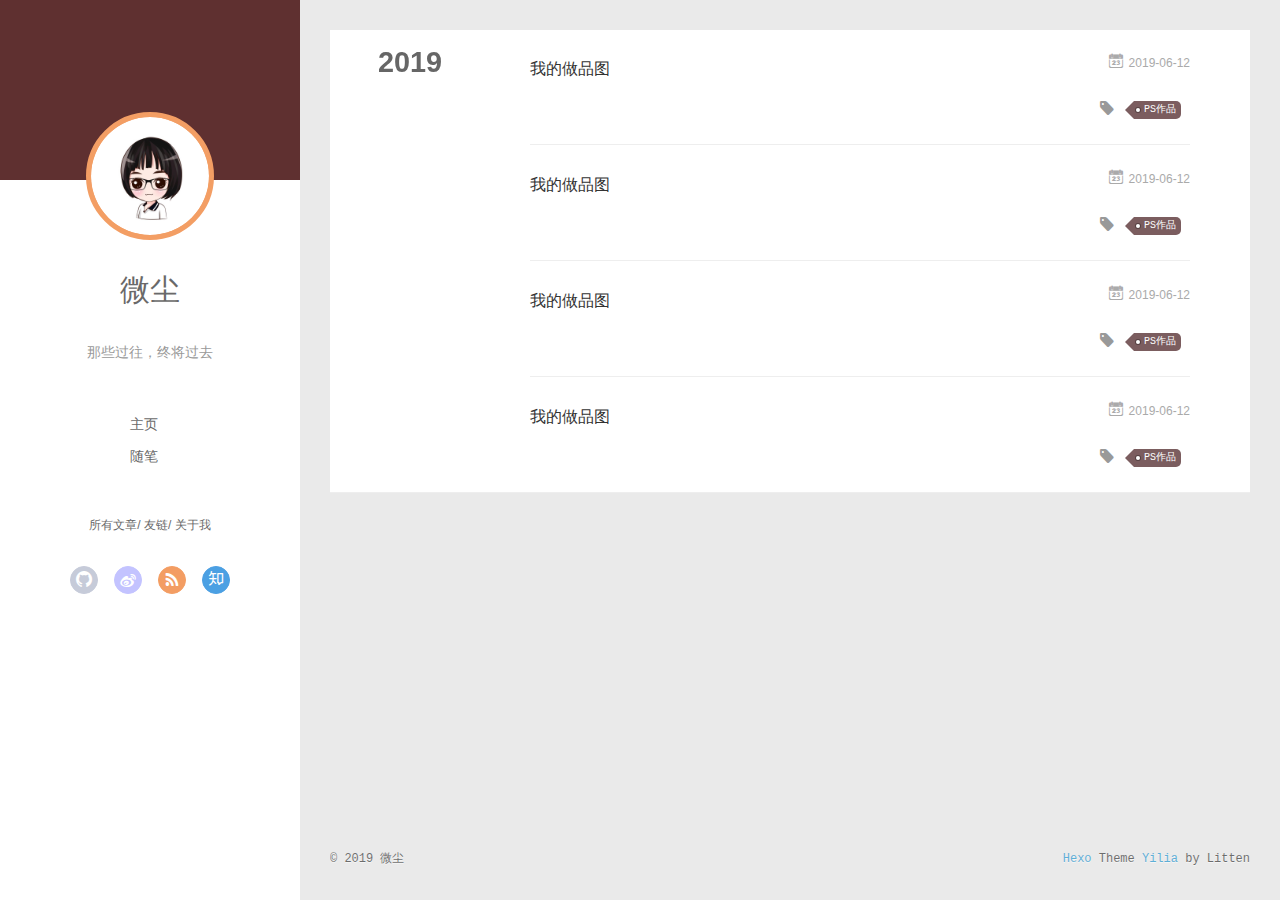
<file: archives/2019/index.html>
<!DOCTYPE html>
<html>
<head><meta name="generator" content="Hexo 3.8.0">
  <meta charset="utf-8">
  
  <meta name="renderer" content="webkit">
  <meta http-equiv="X-UA-Compatible" content="IE=edge">
  <link rel="dns-prefetch" href="http://yoursite.com">
  <title>Archives: 2019 | 青山绿水</title>
  <meta name="viewport" content="width=device-width, initial-scale=1, maximum-scale=1">
  <meta name="description" content="PS作品,个人博客">
<meta name="keywords" content="PS,个人博客">
<meta property="og:type" content="website">
<meta property="og:title" content="青山绿水">
<meta property="og:url" content="http://yoursite.com/archives/2019/index.html">
<meta property="og:site_name" content="青山绿水">
<meta property="og:description" content="PS作品,个人博客">
<meta property="og:locale" content="zh-CN">
<meta name="twitter:card" content="summary">
<meta name="twitter:title" content="青山绿水">
<meta name="twitter:description" content="PS作品,个人博客">
  
    <link rel="alternative" href="/atom.xml" title="青山绿水" type="application/atom+xml">
  
  
    <link rel="icon" href="/img/k2.ico">
  
  <link rel="stylesheet" type="text/css" href="/./main.0cf68a.css">
  <style type="text/css">
  
    #container.show {
      background: linear-gradient(200deg,#a0cfe4,#e8c37e);
    }
  </style>
  

  

</head>
</html>
<body>
  <div id="container" q-class="show:isCtnShow">
    <canvas id="anm-canvas" class="anm-canvas"></canvas>
    <div class="left-col" q-class="show:isShow">
      
<div class="overlay" style="background: #5f3030"></div>
<div class="intrude-less">
	<header id="header" class="inner">
		<a href="/" class="profilepic">
			<img src="/img/touxiang.jpg" class="js-avatar">
		</a>
		<hgroup>
		  <h1 class="header-author"><a href="/">微尘</a></h1>
		</hgroup>
		
		<p class="header-subtitle">那些过往，终将过去</p>
		

		<nav class="header-menu">
			<ul>
			
				<li><a href="/">主页</a></li>
	        
				<li><a href="/tags/随笔/">随笔</a></li>
	        
			</ul>
		</nav>
		<nav class="header-smart-menu">
    		
    			
    			<a q-on="click: openSlider(e, 'innerArchive')" href="javascript:void(0)">所有文章</a>
    			
            
    			
    			<a q-on="click: openSlider(e, 'friends')" href="javascript:void(0)">友链</a>
    			
            
    			
    			<a q-on="click: openSlider(e, 'aboutme')" href="javascript:void(0)">关于我</a>
    			
            
		</nav>
		<nav class="header-nav">
			<div class="social">
				
					<a class="github" target="_blank" href="#" title="github"><i class="icon-github"></i></a>
		        
					<a class="weibo" target="_blank" href="#" title="weibo"><i class="icon-weibo"></i></a>
		        
					<a class="rss" target="_blank" href="#" title="rss"><i class="icon-rss"></i></a>
		        
					<a class="zhihu" target="_blank" href="#" title="zhihu"><i class="icon-zhihu"></i></a>
		        
			</div>
		</nav>
	</header>		
</div>

    </div>
    <div class="mid-col" q-class="show:isShow,hide:isShow|isFalse">
      
<nav id="mobile-nav">
  	<div class="overlay js-overlay" style="background: #5f3030"></div>
	<div class="btnctn js-mobile-btnctn">
  		<div class="slider-trigger list" q-on="click: openSlider(e)"><i class="icon icon-sort"></i></div>
	</div>
	<div class="intrude-less">
		<header id="header" class="inner">
			<div class="profilepic">
				<img src="/img/touxiang.jpg" class="js-avatar">
			</div>
			<hgroup>
			  <h1 class="header-author js-header-author">微尘</h1>
			</hgroup>
			
			<p class="header-subtitle"><i class="icon icon-quo-left"></i>那些过往，终将过去<i class="icon icon-quo-right"></i></p>
			
			
			
				
			
				
			
			
			
			<nav class="header-nav">
				<div class="social">
					
						<a class="github" target="_blank" href="#" title="github"><i class="icon-github"></i></a>
			        
						<a class="weibo" target="_blank" href="#" title="weibo"><i class="icon-weibo"></i></a>
			        
						<a class="rss" target="_blank" href="#" title="rss"><i class="icon-rss"></i></a>
			        
						<a class="zhihu" target="_blank" href="#" title="zhihu"><i class="icon-zhihu"></i></a>
			        
				</div>
			</nav>

			<nav class="header-menu js-header-menu">
				<ul style="width: 50%">
				
				
					<li style="width: 50%"><a href="/">主页</a></li>
		        
					<li style="width: 50%"><a href="/tags/随笔/">随笔</a></li>
		        
				</ul>
			</nav>
		</header>				
	</div>
	<div class="mobile-mask" style="display:none" q-show="isShow"></div>
</nav>

      <div id="wrapper" class="body-wrap">
        <div class="menu-l">
          <div class="canvas-wrap">
            <canvas data-colors="#eaeaea" data-sectionHeight="100" data-contentId="js-content" id="myCanvas1" class="anm-canvas"></canvas>
          </div>
          <div id="js-content" class="content-ll">
            
  
  
    
    
      
      
      <section class="archives-wrap">
        <div class="archive-year-wrap">
          <a href="/archives/2019" class="archive-year">2019</a>
        </div>
        <div class="archives">
    
    <article class="archive-article archive-type-post">
  <div class="archive-article-inner">
    <header class="archive-article-header">
      	<div class="article-meta">
	      	<a href="/2019/06/12/d/" class="archive-article-date">
  	<time datetime="2019-06-12T03:03:46.000Z" itemprop="datePublished"><i class="icon-calendar icon"></i>2019-06-12</time>
</a>
        </div>
    	 
  
    <h1 itemprop="name">
      <a class="archive-article-title" href="/2019/06/12/d/">我的做品图</a>
    </h1>
  

        <div class="article-info info-on-right">
          
	<div class="article-tag tagcloud">
		<i class="icon-price-tags icon"></i>
		<ul class="article-tag-list">
			 
        		<li class="article-tag-list-item">
        			<a href="javascript:void(0)" class="js-tag article-tag-list-link color5">PS作品</a>
        		</li>
      		
		</ul>
	</div>

          

        </div>
        <div class="clearfix"></div>
    </header>
  </div>
</article>
  
    
    
    <article class="archive-article archive-type-post">
  <div class="archive-article-inner">
    <header class="archive-article-header">
      	<div class="article-meta">
	      	<a href="/2019/06/12/c/" class="archive-article-date">
  	<time datetime="2019-06-12T03:00:19.000Z" itemprop="datePublished"><i class="icon-calendar icon"></i>2019-06-12</time>
</a>
        </div>
    	 
  
    <h1 itemprop="name">
      <a class="archive-article-title" href="/2019/06/12/c/">我的做品图</a>
    </h1>
  

        <div class="article-info info-on-right">
          
	<div class="article-tag tagcloud">
		<i class="icon-price-tags icon"></i>
		<ul class="article-tag-list">
			 
        		<li class="article-tag-list-item">
        			<a href="javascript:void(0)" class="js-tag article-tag-list-link color5">PS作品</a>
        		</li>
      		
		</ul>
	</div>

          

        </div>
        <div class="clearfix"></div>
    </header>
  </div>
</article>
  
    
    
    <article class="archive-article archive-type-post">
  <div class="archive-article-inner">
    <header class="archive-article-header">
      	<div class="article-meta">
	      	<a href="/2019/06/12/b/" class="archive-article-date">
  	<time datetime="2019-06-12T02:09:15.000Z" itemprop="datePublished"><i class="icon-calendar icon"></i>2019-06-12</time>
</a>
        </div>
    	 
  
    <h1 itemprop="name">
      <a class="archive-article-title" href="/2019/06/12/b/">我的做品图</a>
    </h1>
  

        <div class="article-info info-on-right">
          
	<div class="article-tag tagcloud">
		<i class="icon-price-tags icon"></i>
		<ul class="article-tag-list">
			 
        		<li class="article-tag-list-item">
        			<a href="javascript:void(0)" class="js-tag article-tag-list-link color5">PS作品</a>
        		</li>
      		
		</ul>
	</div>

          

        </div>
        <div class="clearfix"></div>
    </header>
  </div>
</article>
  
    
    
    <article class="archive-article archive-type-post">
  <div class="archive-article-inner">
    <header class="archive-article-header">
      	<div class="article-meta">
	      	<a href="/2019/06/12/a/" class="archive-article-date">
  	<time datetime="2019-06-12T01:42:07.000Z" itemprop="datePublished"><i class="icon-calendar icon"></i>2019-06-12</time>
</a>
        </div>
    	 
  
    <h1 itemprop="name">
      <a class="archive-article-title" href="/2019/06/12/a/">我的做品图</a>
    </h1>
  

        <div class="article-info info-on-right">
          
	<div class="article-tag tagcloud">
		<i class="icon-price-tags icon"></i>
		<ul class="article-tag-list">
			 
        		<li class="article-tag-list-item">
        			<a href="javascript:void(0)" class="js-tag article-tag-list-link color5">PS作品</a>
        		</li>
      		
		</ul>
	</div>

          

        </div>
        <div class="clearfix"></div>
    </header>
  </div>
</article>
  
  
    </div></section>
  

    


          </div>
        </div>
      </div>
      <footer id="footer">
  <div class="outer">
    <div id="footer-info">
    	<div class="footer-left">
    		&copy; 2019 微尘
    	</div>
      	<div class="footer-right">
      		<a href="http://hexo.io/" target="_blank">Hexo</a>  Theme <a href="https://github.com/litten/hexo-theme-yilia" target="_blank">Yilia</a> by Litten
      	</div>
    </div>
  </div>
</footer>
    </div>
    <script>
	var yiliaConfig = {
		mathjax: false,
		isHome: false,
		isPost: false,
		isArchive: true,
		isTag: false,
		isCategory: false,
		open_in_new: false,
		toc_hide_index: true,
		root: "/",
		innerArchive: true,
		showTags: false
	}
</script>

<script>!function(t){function n(e){if(r[e])return r[e].exports;var i=r[e]={exports:{},id:e,loaded:!1};return t[e].call(i.exports,i,i.exports,n),i.loaded=!0,i.exports}var r={};n.m=t,n.c=r,n.p="./",n(0)}([function(t,n,r){r(195),t.exports=r(191)},function(t,n,r){var e=r(3),i=r(52),o=r(27),u=r(28),c=r(53),f="prototype",a=function(t,n,r){var s,l,h,v,p=t&a.F,d=t&a.G,y=t&a.S,g=t&a.P,b=t&a.B,m=d?e:y?e[n]||(e[n]={}):(e[n]||{})[f],x=d?i:i[n]||(i[n]={}),w=x[f]||(x[f]={});d&&(r=n);for(s in r)l=!p&&m&&void 0!==m[s],h=(l?m:r)[s],v=b&&l?c(h,e):g&&"function"==typeof h?c(Function.call,h):h,m&&u(m,s,h,t&a.U),x[s]!=h&&o(x,s,v),g&&w[s]!=h&&(w[s]=h)};e.core=i,a.F=1,a.G=2,a.S=4,a.P=8,a.B=16,a.W=32,a.U=64,a.R=128,t.exports=a},function(t,n,r){var e=r(6);t.exports=function(t){if(!e(t))throw TypeError(t+" is not an object!");return t}},function(t,n){var r=t.exports="undefined"!=typeof window&&window.Math==Math?window:"undefined"!=typeof self&&self.Math==Math?self:Function("return this")();"number"==typeof __g&&(__g=r)},function(t,n){t.exports=function(t){try{return!!t()}catch(t){return!0}}},function(t,n){var r=t.exports="undefined"!=typeof window&&window.Math==Math?window:"undefined"!=typeof self&&self.Math==Math?self:Function("return this")();"number"==typeof __g&&(__g=r)},function(t,n){t.exports=function(t){return"object"==typeof t?null!==t:"function"==typeof t}},function(t,n,r){var e=r(126)("wks"),i=r(76),o=r(3).Symbol,u="function"==typeof o;(t.exports=function(t){return e[t]||(e[t]=u&&o[t]||(u?o:i)("Symbol."+t))}).store=e},function(t,n){var r={}.hasOwnProperty;t.exports=function(t,n){return r.call(t,n)}},function(t,n,r){var e=r(94),i=r(33);t.exports=function(t){return e(i(t))}},function(t,n,r){t.exports=!r(4)(function(){return 7!=Object.defineProperty({},"a",{get:function(){return 7}}).a})},function(t,n,r){var e=r(2),i=r(167),o=r(50),u=Object.defineProperty;n.f=r(10)?Object.defineProperty:function(t,n,r){if(e(t),n=o(n,!0),e(r),i)try{return u(t,n,r)}catch(t){}if("get"in r||"set"in r)throw TypeError("Accessors not supported!");return"value"in r&&(t[n]=r.value),t}},function(t,n,r){t.exports=!r(18)(function(){return 7!=Object.defineProperty({},"a",{get:function(){return 7}}).a})},function(t,n,r){var e=r(14),i=r(22);t.exports=r(12)?function(t,n,r){return e.f(t,n,i(1,r))}:function(t,n,r){return t[n]=r,t}},function(t,n,r){var e=r(20),i=r(58),o=r(42),u=Object.defineProperty;n.f=r(12)?Object.defineProperty:function(t,n,r){if(e(t),n=o(n,!0),e(r),i)try{return u(t,n,r)}catch(t){}if("get"in r||"set"in r)throw TypeError("Accessors not supported!");return"value"in r&&(t[n]=r.value),t}},function(t,n,r){var e=r(40)("wks"),i=r(23),o=r(5).Symbol,u="function"==typeof o;(t.exports=function(t){return e[t]||(e[t]=u&&o[t]||(u?o:i)("Symbol."+t))}).store=e},function(t,n,r){var e=r(67),i=Math.min;t.exports=function(t){return t>0?i(e(t),9007199254740991):0}},function(t,n,r){var e=r(46);t.exports=function(t){return Object(e(t))}},function(t,n){t.exports=function(t){try{return!!t()}catch(t){return!0}}},function(t,n,r){var e=r(63),i=r(34);t.exports=Object.keys||function(t){return e(t,i)}},function(t,n,r){var e=r(21);t.exports=function(t){if(!e(t))throw TypeError(t+" is not an object!");return t}},function(t,n){t.exports=function(t){return"object"==typeof t?null!==t:"function"==typeof t}},function(t,n){t.exports=function(t,n){return{enumerable:!(1&t),configurable:!(2&t),writable:!(4&t),value:n}}},function(t,n){var r=0,e=Math.random();t.exports=function(t){return"Symbol(".concat(void 0===t?"":t,")_",(++r+e).toString(36))}},function(t,n){var r={}.hasOwnProperty;t.exports=function(t,n){return r.call(t,n)}},function(t,n){var r=t.exports={version:"2.4.0"};"number"==typeof __e&&(__e=r)},function(t,n){t.exports=function(t){if("function"!=typeof t)throw TypeError(t+" is not a function!");return t}},function(t,n,r){var e=r(11),i=r(66);t.exports=r(10)?function(t,n,r){return e.f(t,n,i(1,r))}:function(t,n,r){return t[n]=r,t}},function(t,n,r){var e=r(3),i=r(27),o=r(24),u=r(76)("src"),c="toString",f=Function[c],a=(""+f).split(c);r(52).inspectSource=function(t){return f.call(t)},(t.exports=function(t,n,r,c){var f="function"==typeof r;f&&(o(r,"name")||i(r,"name",n)),t[n]!==r&&(f&&(o(r,u)||i(r,u,t[n]?""+t[n]:a.join(String(n)))),t===e?t[n]=r:c?t[n]?t[n]=r:i(t,n,r):(delete t[n],i(t,n,r)))})(Function.prototype,c,function(){return"function"==typeof this&&this[u]||f.call(this)})},function(t,n,r){var e=r(1),i=r(4),o=r(46),u=function(t,n,r,e){var i=String(o(t)),u="<"+n;return""!==r&&(u+=" "+r+'="'+String(e).replace(/"/g,"&quot;")+'"'),u+">"+i+"</"+n+">"};t.exports=function(t,n){var r={};r[t]=n(u),e(e.P+e.F*i(function(){var n=""[t]('"');return n!==n.toLowerCase()||n.split('"').length>3}),"String",r)}},function(t,n,r){var e=r(115),i=r(46);t.exports=function(t){return e(i(t))}},function(t,n,r){var e=r(116),i=r(66),o=r(30),u=r(50),c=r(24),f=r(167),a=Object.getOwnPropertyDescriptor;n.f=r(10)?a:function(t,n){if(t=o(t),n=u(n,!0),f)try{return a(t,n)}catch(t){}if(c(t,n))return i(!e.f.call(t,n),t[n])}},function(t,n,r){var e=r(24),i=r(17),o=r(145)("IE_PROTO"),u=Object.prototype;t.exports=Object.getPrototypeOf||function(t){return t=i(t),e(t,o)?t[o]:"function"==typeof t.constructor&&t instanceof t.constructor?t.constructor.prototype:t instanceof Object?u:null}},function(t,n){t.exports=function(t){if(void 0==t)throw TypeError("Can't call method on  "+t);return t}},function(t,n){t.exports="constructor,hasOwnProperty,isPrototypeOf,propertyIsEnumerable,toLocaleString,toString,valueOf".split(",")},function(t,n){t.exports={}},function(t,n){t.exports=!0},function(t,n){n.f={}.propertyIsEnumerable},function(t,n,r){var e=r(14).f,i=r(8),o=r(15)("toStringTag");t.exports=function(t,n,r){t&&!i(t=r?t:t.prototype,o)&&e(t,o,{configurable:!0,value:n})}},function(t,n,r){var e=r(40)("keys"),i=r(23);t.exports=function(t){return e[t]||(e[t]=i(t))}},function(t,n,r){var e=r(5),i="__core-js_shared__",o=e[i]||(e[i]={});t.exports=function(t){return o[t]||(o[t]={})}},function(t,n){var r=Math.ceil,e=Math.floor;t.exports=function(t){return isNaN(t=+t)?0:(t>0?e:r)(t)}},function(t,n,r){var e=r(21);t.exports=function(t,n){if(!e(t))return t;var r,i;if(n&&"function"==typeof(r=t.toString)&&!e(i=r.call(t)))return i;if("function"==typeof(r=t.valueOf)&&!e(i=r.call(t)))return i;if(!n&&"function"==typeof(r=t.toString)&&!e(i=r.call(t)))return i;throw TypeError("Can't convert object to primitive value")}},function(t,n,r){var e=r(5),i=r(25),o=r(36),u=r(44),c=r(14).f;t.exports=function(t){var n=i.Symbol||(i.Symbol=o?{}:e.Symbol||{});"_"==t.charAt(0)||t in n||c(n,t,{value:u.f(t)})}},function(t,n,r){n.f=r(15)},function(t,n){var r={}.toString;t.exports=function(t){return r.call(t).slice(8,-1)}},function(t,n){t.exports=function(t){if(void 0==t)throw TypeError("Can't call method on  "+t);return t}},function(t,n,r){var e=r(4);t.exports=function(t,n){return!!t&&e(function(){n?t.call(null,function(){},1):t.call(null)})}},function(t,n,r){var e=r(53),i=r(115),o=r(17),u=r(16),c=r(203);t.exports=function(t,n){var r=1==t,f=2==t,a=3==t,s=4==t,l=6==t,h=5==t||l,v=n||c;return function(n,c,p){for(var d,y,g=o(n),b=i(g),m=e(c,p,3),x=u(b.length),w=0,S=r?v(n,x):f?v(n,0):void 0;x>w;w++)if((h||w in b)&&(d=b[w],y=m(d,w,g),t))if(r)S[w]=y;else if(y)switch(t){case 3:return!0;case 5:return d;case 6:return w;case 2:S.push(d)}else if(s)return!1;return l?-1:a||s?s:S}}},function(t,n,r){var e=r(1),i=r(52),o=r(4);t.exports=function(t,n){var r=(i.Object||{})[t]||Object[t],u={};u[t]=n(r),e(e.S+e.F*o(function(){r(1)}),"Object",u)}},function(t,n,r){var e=r(6);t.exports=function(t,n){if(!e(t))return t;var r,i;if(n&&"function"==typeof(r=t.toString)&&!e(i=r.call(t)))return i;if("function"==typeof(r=t.valueOf)&&!e(i=r.call(t)))return i;if(!n&&"function"==typeof(r=t.toString)&&!e(i=r.call(t)))return i;throw TypeError("Can't convert object to primitive value")}},function(t,n,r){var e=r(5),i=r(25),o=r(91),u=r(13),c="prototype",f=function(t,n,r){var a,s,l,h=t&f.F,v=t&f.G,p=t&f.S,d=t&f.P,y=t&f.B,g=t&f.W,b=v?i:i[n]||(i[n]={}),m=b[c],x=v?e:p?e[n]:(e[n]||{})[c];v&&(r=n);for(a in r)(s=!h&&x&&void 0!==x[a])&&a in b||(l=s?x[a]:r[a],b[a]=v&&"function"!=typeof x[a]?r[a]:y&&s?o(l,e):g&&x[a]==l?function(t){var n=function(n,r,e){if(this instanceof t){switch(arguments.length){case 0:return new t;case 1:return new t(n);case 2:return new t(n,r)}return new t(n,r,e)}return t.apply(this,arguments)};return n[c]=t[c],n}(l):d&&"function"==typeof l?o(Function.call,l):l,d&&((b.virtual||(b.virtual={}))[a]=l,t&f.R&&m&&!m[a]&&u(m,a,l)))};f.F=1,f.G=2,f.S=4,f.P=8,f.B=16,f.W=32,f.U=64,f.R=128,t.exports=f},function(t,n){var r=t.exports={version:"2.4.0"};"number"==typeof __e&&(__e=r)},function(t,n,r){var e=r(26);t.exports=function(t,n,r){if(e(t),void 0===n)return t;switch(r){case 1:return function(r){return t.call(n,r)};case 2:return function(r,e){return t.call(n,r,e)};case 3:return function(r,e,i){return t.call(n,r,e,i)}}return function(){return t.apply(n,arguments)}}},function(t,n,r){var e=r(183),i=r(1),o=r(126)("metadata"),u=o.store||(o.store=new(r(186))),c=function(t,n,r){var i=u.get(t);if(!i){if(!r)return;u.set(t,i=new e)}var o=i.get(n);if(!o){if(!r)return;i.set(n,o=new e)}return o},f=function(t,n,r){var e=c(n,r,!1);return void 0!==e&&e.has(t)},a=function(t,n,r){var e=c(n,r,!1);return void 0===e?void 0:e.get(t)},s=function(t,n,r,e){c(r,e,!0).set(t,n)},l=function(t,n){var r=c(t,n,!1),e=[];return r&&r.forEach(function(t,n){e.push(n)}),e},h=function(t){return void 0===t||"symbol"==typeof t?t:String(t)},v=function(t){i(i.S,"Reflect",t)};t.exports={store:u,map:c,has:f,get:a,set:s,keys:l,key:h,exp:v}},function(t,n,r){"use strict";if(r(10)){var e=r(69),i=r(3),o=r(4),u=r(1),c=r(127),f=r(152),a=r(53),s=r(68),l=r(66),h=r(27),v=r(73),p=r(67),d=r(16),y=r(75),g=r(50),b=r(24),m=r(180),x=r(114),w=r(6),S=r(17),_=r(137),O=r(70),E=r(32),P=r(71).f,j=r(154),F=r(76),M=r(7),A=r(48),N=r(117),T=r(146),I=r(155),k=r(80),L=r(123),R=r(74),C=r(130),D=r(160),U=r(11),W=r(31),G=U.f,B=W.f,V=i.RangeError,z=i.TypeError,q=i.Uint8Array,K="ArrayBuffer",J="Shared"+K,Y="BYTES_PER_ELEMENT",H="prototype",$=Array[H],X=f.ArrayBuffer,Q=f.DataView,Z=A(0),tt=A(2),nt=A(3),rt=A(4),et=A(5),it=A(6),ot=N(!0),ut=N(!1),ct=I.values,ft=I.keys,at=I.entries,st=$.lastIndexOf,lt=$.reduce,ht=$.reduceRight,vt=$.join,pt=$.sort,dt=$.slice,yt=$.toString,gt=$.toLocaleString,bt=M("iterator"),mt=M("toStringTag"),xt=F("typed_constructor"),wt=F("def_constructor"),St=c.CONSTR,_t=c.TYPED,Ot=c.VIEW,Et="Wrong length!",Pt=A(1,function(t,n){return Tt(T(t,t[wt]),n)}),jt=o(function(){return 1===new q(new Uint16Array([1]).buffer)[0]}),Ft=!!q&&!!q[H].set&&o(function(){new q(1).set({})}),Mt=function(t,n){if(void 0===t)throw z(Et);var r=+t,e=d(t);if(n&&!m(r,e))throw V(Et);return e},At=function(t,n){var r=p(t);if(r<0||r%n)throw V("Wrong offset!");return r},Nt=function(t){if(w(t)&&_t in t)return t;throw z(t+" is not a typed array!")},Tt=function(t,n){if(!(w(t)&&xt in t))throw z("It is not a typed array constructor!");return new t(n)},It=function(t,n){return kt(T(t,t[wt]),n)},kt=function(t,n){for(var r=0,e=n.length,i=Tt(t,e);e>r;)i[r]=n[r++];return i},Lt=function(t,n,r){G(t,n,{get:function(){return this._d[r]}})},Rt=function(t){var n,r,e,i,o,u,c=S(t),f=arguments.length,s=f>1?arguments[1]:void 0,l=void 0!==s,h=j(c);if(void 0!=h&&!_(h)){for(u=h.call(c),e=[],n=0;!(o=u.next()).done;n++)e.push(o.value);c=e}for(l&&f>2&&(s=a(s,arguments[2],2)),n=0,r=d(c.length),i=Tt(this,r);r>n;n++)i[n]=l?s(c[n],n):c[n];return i},Ct=function(){for(var t=0,n=arguments.length,r=Tt(this,n);n>t;)r[t]=arguments[t++];return r},Dt=!!q&&o(function(){gt.call(new q(1))}),Ut=function(){return gt.apply(Dt?dt.call(Nt(this)):Nt(this),arguments)},Wt={copyWithin:function(t,n){return D.call(Nt(this),t,n,arguments.length>2?arguments[2]:void 0)},every:function(t){return rt(Nt(this),t,arguments.length>1?arguments[1]:void 0)},fill:function(t){return C.apply(Nt(this),arguments)},filter:function(t){return It(this,tt(Nt(this),t,arguments.length>1?arguments[1]:void 0))},find:function(t){return et(Nt(this),t,arguments.length>1?arguments[1]:void 0)},findIndex:function(t){return it(Nt(this),t,arguments.length>1?arguments[1]:void 0)},forEach:function(t){Z(Nt(this),t,arguments.length>1?arguments[1]:void 0)},indexOf:function(t){return ut(Nt(this),t,arguments.length>1?arguments[1]:void 0)},includes:function(t){return ot(Nt(this),t,arguments.length>1?arguments[1]:void 0)},join:function(t){return vt.apply(Nt(this),arguments)},lastIndexOf:function(t){return st.apply(Nt(this),arguments)},map:function(t){return Pt(Nt(this),t,arguments.length>1?arguments[1]:void 0)},reduce:function(t){return lt.apply(Nt(this),arguments)},reduceRight:function(t){return ht.apply(Nt(this),arguments)},reverse:function(){for(var t,n=this,r=Nt(n).length,e=Math.floor(r/2),i=0;i<e;)t=n[i],n[i++]=n[--r],n[r]=t;return n},some:function(t){return nt(Nt(this),t,arguments.length>1?arguments[1]:void 0)},sort:function(t){return pt.call(Nt(this),t)},subarray:function(t,n){var r=Nt(this),e=r.length,i=y(t,e);return new(T(r,r[wt]))(r.buffer,r.byteOffset+i*r.BYTES_PER_ELEMENT,d((void 0===n?e:y(n,e))-i))}},Gt=function(t,n){return It(this,dt.call(Nt(this),t,n))},Bt=function(t){Nt(this);var n=At(arguments[1],1),r=this.length,e=S(t),i=d(e.length),o=0;if(i+n>r)throw V(Et);for(;o<i;)this[n+o]=e[o++]},Vt={entries:function(){return at.call(Nt(this))},keys:function(){return ft.call(Nt(this))},values:function(){return ct.call(Nt(this))}},zt=function(t,n){return w(t)&&t[_t]&&"symbol"!=typeof n&&n in t&&String(+n)==String(n)},qt=function(t,n){return zt(t,n=g(n,!0))?l(2,t[n]):B(t,n)},Kt=function(t,n,r){return!(zt(t,n=g(n,!0))&&w(r)&&b(r,"value"))||b(r,"get")||b(r,"set")||r.configurable||b(r,"writable")&&!r.writable||b(r,"enumerable")&&!r.enumerable?G(t,n,r):(t[n]=r.value,t)};St||(W.f=qt,U.f=Kt),u(u.S+u.F*!St,"Object",{getOwnPropertyDescriptor:qt,defineProperty:Kt}),o(function(){yt.call({})})&&(yt=gt=function(){return vt.call(this)});var Jt=v({},Wt);v(Jt,Vt),h(Jt,bt,Vt.values),v(Jt,{slice:Gt,set:Bt,constructor:function(){},toString:yt,toLocaleString:Ut}),Lt(Jt,"buffer","b"),Lt(Jt,"byteOffset","o"),Lt(Jt,"byteLength","l"),Lt(Jt,"length","e"),G(Jt,mt,{get:function(){return this[_t]}}),t.exports=function(t,n,r,f){f=!!f;var a=t+(f?"Clamped":"")+"Array",l="Uint8Array"!=a,v="get"+t,p="set"+t,y=i[a],g=y||{},b=y&&E(y),m=!y||!c.ABV,S={},_=y&&y[H],j=function(t,r){var e=t._d;return e.v[v](r*n+e.o,jt)},F=function(t,r,e){var i=t._d;f&&(e=(e=Math.round(e))<0?0:e>255?255:255&e),i.v[p](r*n+i.o,e,jt)},M=function(t,n){G(t,n,{get:function(){return j(this,n)},set:function(t){return F(this,n,t)},enumerable:!0})};m?(y=r(function(t,r,e,i){s(t,y,a,"_d");var o,u,c,f,l=0,v=0;if(w(r)){if(!(r instanceof X||(f=x(r))==K||f==J))return _t in r?kt(y,r):Rt.call(y,r);o=r,v=At(e,n);var p=r.byteLength;if(void 0===i){if(p%n)throw V(Et);if((u=p-v)<0)throw V(Et)}else if((u=d(i)*n)+v>p)throw V(Et);c=u/n}else c=Mt(r,!0),u=c*n,o=new X(u);for(h(t,"_d",{b:o,o:v,l:u,e:c,v:new Q(o)});l<c;)M(t,l++)}),_=y[H]=O(Jt),h(_,"constructor",y)):L(function(t){new y(null),new y(t)},!0)||(y=r(function(t,r,e,i){s(t,y,a);var o;return w(r)?r instanceof X||(o=x(r))==K||o==J?void 0!==i?new g(r,At(e,n),i):void 0!==e?new g(r,At(e,n)):new g(r):_t in r?kt(y,r):Rt.call(y,r):new g(Mt(r,l))}),Z(b!==Function.prototype?P(g).concat(P(b)):P(g),function(t){t in y||h(y,t,g[t])}),y[H]=_,e||(_.constructor=y));var A=_[bt],N=!!A&&("values"==A.name||void 0==A.name),T=Vt.values;h(y,xt,!0),h(_,_t,a),h(_,Ot,!0),h(_,wt,y),(f?new y(1)[mt]==a:mt in _)||G(_,mt,{get:function(){return a}}),S[a]=y,u(u.G+u.W+u.F*(y!=g),S),u(u.S,a,{BYTES_PER_ELEMENT:n,from:Rt,of:Ct}),Y in _||h(_,Y,n),u(u.P,a,Wt),R(a),u(u.P+u.F*Ft,a,{set:Bt}),u(u.P+u.F*!N,a,Vt),u(u.P+u.F*(_.toString!=yt),a,{toString:yt}),u(u.P+u.F*o(function(){new y(1).slice()}),a,{slice:Gt}),u(u.P+u.F*(o(function(){return[1,2].toLocaleString()!=new y([1,2]).toLocaleString()})||!o(function(){_.toLocaleString.call([1,2])})),a,{toLocaleString:Ut}),k[a]=N?A:T,e||N||h(_,bt,T)}}else t.exports=function(){}},function(t,n){var r={}.toString;t.exports=function(t){return r.call(t).slice(8,-1)}},function(t,n,r){var e=r(21),i=r(5).document,o=e(i)&&e(i.createElement);t.exports=function(t){return o?i.createElement(t):{}}},function(t,n,r){t.exports=!r(12)&&!r(18)(function(){return 7!=Object.defineProperty(r(57)("div"),"a",{get:function(){return 7}}).a})},function(t,n,r){"use strict";var e=r(36),i=r(51),o=r(64),u=r(13),c=r(8),f=r(35),a=r(96),s=r(38),l=r(103),h=r(15)("iterator"),v=!([].keys&&"next"in[].keys()),p="keys",d="values",y=function(){return this};t.exports=function(t,n,r,g,b,m,x){a(r,n,g);var w,S,_,O=function(t){if(!v&&t in F)return F[t];switch(t){case p:case d:return function(){return new r(this,t)}}return function(){return new r(this,t)}},E=n+" Iterator",P=b==d,j=!1,F=t.prototype,M=F[h]||F["@@iterator"]||b&&F[b],A=M||O(b),N=b?P?O("entries"):A:void 0,T="Array"==n?F.entries||M:M;if(T&&(_=l(T.call(new t)))!==Object.prototype&&(s(_,E,!0),e||c(_,h)||u(_,h,y)),P&&M&&M.name!==d&&(j=!0,A=function(){return M.call(this)}),e&&!x||!v&&!j&&F[h]||u(F,h,A),f[n]=A,f[E]=y,b)if(w={values:P?A:O(d),keys:m?A:O(p),entries:N},x)for(S in w)S in F||o(F,S,w[S]);else i(i.P+i.F*(v||j),n,w);return w}},function(t,n,r){var e=r(20),i=r(100),o=r(34),u=r(39)("IE_PROTO"),c=function(){},f="prototype",a=function(){var t,n=r(57)("iframe"),e=o.length;for(n.style.display="none",r(93).appendChild(n),n.src="javascript:",t=n.contentWindow.document,t.open(),t.write("<script>document.F=Object<\/script>"),t.close(),a=t.F;e--;)delete a[f][o[e]];return a()};t.exports=Object.create||function(t,n){var r;return null!==t?(c[f]=e(t),r=new c,c[f]=null,r[u]=t):r=a(),void 0===n?r:i(r,n)}},function(t,n,r){var e=r(63),i=r(34).concat("length","prototype");n.f=Object.getOwnPropertyNames||function(t){return e(t,i)}},function(t,n){n.f=Object.getOwnPropertySymbols},function(t,n,r){var e=r(8),i=r(9),o=r(90)(!1),u=r(39)("IE_PROTO");t.exports=function(t,n){var r,c=i(t),f=0,a=[];for(r in c)r!=u&&e(c,r)&&a.push(r);for(;n.length>f;)e(c,r=n[f++])&&(~o(a,r)||a.push(r));return a}},function(t,n,r){t.exports=r(13)},function(t,n,r){var e=r(76)("meta"),i=r(6),o=r(24),u=r(11).f,c=0,f=Object.isExtensible||function(){return!0},a=!r(4)(function(){return f(Object.preventExtensions({}))}),s=function(t){u(t,e,{value:{i:"O"+ ++c,w:{}}})},l=function(t,n){if(!i(t))return"symbol"==typeof t?t:("string"==typeof t?"S":"P")+t;if(!o(t,e)){if(!f(t))return"F";if(!n)return"E";s(t)}return t[e].i},h=function(t,n){if(!o(t,e)){if(!f(t))return!0;if(!n)return!1;s(t)}return t[e].w},v=function(t){return a&&p.NEED&&f(t)&&!o(t,e)&&s(t),t},p=t.exports={KEY:e,NEED:!1,fastKey:l,getWeak:h,onFreeze:v}},function(t,n){t.exports=function(t,n){return{enumerable:!(1&t),configurable:!(2&t),writable:!(4&t),value:n}}},function(t,n){var r=Math.ceil,e=Math.floor;t.exports=function(t){return isNaN(t=+t)?0:(t>0?e:r)(t)}},function(t,n){t.exports=function(t,n,r,e){if(!(t instanceof n)||void 0!==e&&e in t)throw TypeError(r+": incorrect invocation!");return t}},function(t,n){t.exports=!1},function(t,n,r){var e=r(2),i=r(173),o=r(133),u=r(145)("IE_PROTO"),c=function(){},f="prototype",a=function(){var t,n=r(132)("iframe"),e=o.length;for(n.style.display="none",r(135).appendChild(n),n.src="javascript:",t=n.contentWindow.document,t.open(),t.write("<script>document.F=Object<\/script>"),t.close(),a=t.F;e--;)delete a[f][o[e]];return a()};t.exports=Object.create||function(t,n){var r;return null!==t?(c[f]=e(t),r=new c,c[f]=null,r[u]=t):r=a(),void 0===n?r:i(r,n)}},function(t,n,r){var e=r(175),i=r(133).concat("length","prototype");n.f=Object.getOwnPropertyNames||function(t){return e(t,i)}},function(t,n,r){var e=r(175),i=r(133);t.exports=Object.keys||function(t){return e(t,i)}},function(t,n,r){var e=r(28);t.exports=function(t,n,r){for(var i in n)e(t,i,n[i],r);return t}},function(t,n,r){"use strict";var e=r(3),i=r(11),o=r(10),u=r(7)("species");t.exports=function(t){var n=e[t];o&&n&&!n[u]&&i.f(n,u,{configurable:!0,get:function(){return this}})}},function(t,n,r){var e=r(67),i=Math.max,o=Math.min;t.exports=function(t,n){return t=e(t),t<0?i(t+n,0):o(t,n)}},function(t,n){var r=0,e=Math.random();t.exports=function(t){return"Symbol(".concat(void 0===t?"":t,")_",(++r+e).toString(36))}},function(t,n,r){var e=r(33);t.exports=function(t){return Object(e(t))}},function(t,n,r){var e=r(7)("unscopables"),i=Array.prototype;void 0==i[e]&&r(27)(i,e,{}),t.exports=function(t){i[e][t]=!0}},function(t,n,r){var e=r(53),i=r(169),o=r(137),u=r(2),c=r(16),f=r(154),a={},s={},n=t.exports=function(t,n,r,l,h){var v,p,d,y,g=h?function(){return t}:f(t),b=e(r,l,n?2:1),m=0;if("function"!=typeof g)throw TypeError(t+" is not iterable!");if(o(g)){for(v=c(t.length);v>m;m++)if((y=n?b(u(p=t[m])[0],p[1]):b(t[m]))===a||y===s)return y}else for(d=g.call(t);!(p=d.next()).done;)if((y=i(d,b,p.value,n))===a||y===s)return y};n.BREAK=a,n.RETURN=s},function(t,n){t.exports={}},function(t,n,r){var e=r(11).f,i=r(24),o=r(7)("toStringTag");t.exports=function(t,n,r){t&&!i(t=r?t:t.prototype,o)&&e(t,o,{configurable:!0,value:n})}},function(t,n,r){var e=r(1),i=r(46),o=r(4),u=r(150),c="["+u+"]",f="​",a=RegExp("^"+c+c+"*"),s=RegExp(c+c+"*$"),l=function(t,n,r){var i={},c=o(function(){return!!u[t]()||f[t]()!=f}),a=i[t]=c?n(h):u[t];r&&(i[r]=a),e(e.P+e.F*c,"String",i)},h=l.trim=function(t,n){return t=String(i(t)),1&n&&(t=t.replace(a,"")),2&n&&(t=t.replace(s,"")),t};t.exports=l},function(t,n,r){t.exports={default:r(86),__esModule:!0}},function(t,n,r){t.exports={default:r(87),__esModule:!0}},function(t,n,r){"use strict";function e(t){return t&&t.__esModule?t:{default:t}}n.__esModule=!0;var i=r(84),o=e(i),u=r(83),c=e(u),f="function"==typeof c.default&&"symbol"==typeof o.default?function(t){return typeof t}:function(t){return t&&"function"==typeof c.default&&t.constructor===c.default&&t!==c.default.prototype?"symbol":typeof t};n.default="function"==typeof c.default&&"symbol"===f(o.default)?function(t){return void 0===t?"undefined":f(t)}:function(t){return t&&"function"==typeof c.default&&t.constructor===c.default&&t!==c.default.prototype?"symbol":void 0===t?"undefined":f(t)}},function(t,n,r){r(110),r(108),r(111),r(112),t.exports=r(25).Symbol},function(t,n,r){r(109),r(113),t.exports=r(44).f("iterator")},function(t,n){t.exports=function(t){if("function"!=typeof t)throw TypeError(t+" is not a function!");return t}},function(t,n){t.exports=function(){}},function(t,n,r){var e=r(9),i=r(106),o=r(105);t.exports=function(t){return function(n,r,u){var c,f=e(n),a=i(f.length),s=o(u,a);if(t&&r!=r){for(;a>s;)if((c=f[s++])!=c)return!0}else for(;a>s;s++)if((t||s in f)&&f[s]===r)return t||s||0;return!t&&-1}}},function(t,n,r){var e=r(88);t.exports=function(t,n,r){if(e(t),void 0===n)return t;switch(r){case 1:return function(r){return t.call(n,r)};case 2:return function(r,e){return t.call(n,r,e)};case 3:return function(r,e,i){return t.call(n,r,e,i)}}return function(){return t.apply(n,arguments)}}},function(t,n,r){var e=r(19),i=r(62),o=r(37);t.exports=function(t){var n=e(t),r=i.f;if(r)for(var u,c=r(t),f=o.f,a=0;c.length>a;)f.call(t,u=c[a++])&&n.push(u);return n}},function(t,n,r){t.exports=r(5).document&&document.documentElement},function(t,n,r){var e=r(56);t.exports=Object("z").propertyIsEnumerable(0)?Object:function(t){return"String"==e(t)?t.split(""):Object(t)}},function(t,n,r){var e=r(56);t.exports=Array.isArray||function(t){return"Array"==e(t)}},function(t,n,r){"use strict";var e=r(60),i=r(22),o=r(38),u={};r(13)(u,r(15)("iterator"),function(){return this}),t.exports=function(t,n,r){t.prototype=e(u,{next:i(1,r)}),o(t,n+" Iterator")}},function(t,n){t.exports=function(t,n){return{value:n,done:!!t}}},function(t,n,r){var e=r(19),i=r(9);t.exports=function(t,n){for(var r,o=i(t),u=e(o),c=u.length,f=0;c>f;)if(o[r=u[f++]]===n)return r}},function(t,n,r){var e=r(23)("meta"),i=r(21),o=r(8),u=r(14).f,c=0,f=Object.isExtensible||function(){return!0},a=!r(18)(function(){return f(Object.preventExtensions({}))}),s=function(t){u(t,e,{value:{i:"O"+ ++c,w:{}}})},l=function(t,n){if(!i(t))return"symbol"==typeof t?t:("string"==typeof t?"S":"P")+t;if(!o(t,e)){if(!f(t))return"F";if(!n)return"E";s(t)}return t[e].i},h=function(t,n){if(!o(t,e)){if(!f(t))return!0;if(!n)return!1;s(t)}return t[e].w},v=function(t){return a&&p.NEED&&f(t)&&!o(t,e)&&s(t),t},p=t.exports={KEY:e,NEED:!1,fastKey:l,getWeak:h,onFreeze:v}},function(t,n,r){var e=r(14),i=r(20),o=r(19);t.exports=r(12)?Object.defineProperties:function(t,n){i(t);for(var r,u=o(n),c=u.length,f=0;c>f;)e.f(t,r=u[f++],n[r]);return t}},function(t,n,r){var e=r(37),i=r(22),o=r(9),u=r(42),c=r(8),f=r(58),a=Object.getOwnPropertyDescriptor;n.f=r(12)?a:function(t,n){if(t=o(t),n=u(n,!0),f)try{return a(t,n)}catch(t){}if(c(t,n))return i(!e.f.call(t,n),t[n])}},function(t,n,r){var e=r(9),i=r(61).f,o={}.toString,u="object"==typeof window&&window&&Object.getOwnPropertyNames?Object.getOwnPropertyNames(window):[],c=function(t){try{return i(t)}catch(t){return u.slice()}};t.exports.f=function(t){return u&&"[object Window]"==o.call(t)?c(t):i(e(t))}},function(t,n,r){var e=r(8),i=r(77),o=r(39)("IE_PROTO"),u=Object.prototype;t.exports=Object.getPrototypeOf||function(t){return t=i(t),e(t,o)?t[o]:"function"==typeof t.constructor&&t instanceof t.constructor?t.constructor.prototype:t instanceof Object?u:null}},function(t,n,r){var e=r(41),i=r(33);t.exports=function(t){return function(n,r){var o,u,c=String(i(n)),f=e(r),a=c.length;return f<0||f>=a?t?"":void 0:(o=c.charCodeAt(f),o<55296||o>56319||f+1===a||(u=c.charCodeAt(f+1))<56320||u>57343?t?c.charAt(f):o:t?c.slice(f,f+2):u-56320+(o-55296<<10)+65536)}}},function(t,n,r){var e=r(41),i=Math.max,o=Math.min;t.exports=function(t,n){return t=e(t),t<0?i(t+n,0):o(t,n)}},function(t,n,r){var e=r(41),i=Math.min;t.exports=function(t){return t>0?i(e(t),9007199254740991):0}},function(t,n,r){"use strict";var e=r(89),i=r(97),o=r(35),u=r(9);t.exports=r(59)(Array,"Array",function(t,n){this._t=u(t),this._i=0,this._k=n},function(){var t=this._t,n=this._k,r=this._i++;return!t||r>=t.length?(this._t=void 0,i(1)):"keys"==n?i(0,r):"values"==n?i(0,t[r]):i(0,[r,t[r]])},"values"),o.Arguments=o.Array,e("keys"),e("values"),e("entries")},function(t,n){},function(t,n,r){"use strict";var e=r(104)(!0);r(59)(String,"String",function(t){this._t=String(t),this._i=0},function(){var t,n=this._t,r=this._i;return r>=n.length?{value:void 0,done:!0}:(t=e(n,r),this._i+=t.length,{value:t,done:!1})})},function(t,n,r){"use strict";var e=r(5),i=r(8),o=r(12),u=r(51),c=r(64),f=r(99).KEY,a=r(18),s=r(40),l=r(38),h=r(23),v=r(15),p=r(44),d=r(43),y=r(98),g=r(92),b=r(95),m=r(20),x=r(9),w=r(42),S=r(22),_=r(60),O=r(102),E=r(101),P=r(14),j=r(19),F=E.f,M=P.f,A=O.f,N=e.Symbol,T=e.JSON,I=T&&T.stringify,k="prototype",L=v("_hidden"),R=v("toPrimitive"),C={}.propertyIsEnumerable,D=s("symbol-registry"),U=s("symbols"),W=s("op-symbols"),G=Object[k],B="function"==typeof N,V=e.QObject,z=!V||!V[k]||!V[k].findChild,q=o&&a(function(){return 7!=_(M({},"a",{get:function(){return M(this,"a",{value:7}).a}})).a})?function(t,n,r){var e=F(G,n);e&&delete G[n],M(t,n,r),e&&t!==G&&M(G,n,e)}:M,K=function(t){var n=U[t]=_(N[k]);return n._k=t,n},J=B&&"symbol"==typeof N.iterator?function(t){return"symbol"==typeof t}:function(t){return t instanceof N},Y=function(t,n,r){return t===G&&Y(W,n,r),m(t),n=w(n,!0),m(r),i(U,n)?(r.enumerable?(i(t,L)&&t[L][n]&&(t[L][n]=!1),r=_(r,{enumerable:S(0,!1)})):(i(t,L)||M(t,L,S(1,{})),t[L][n]=!0),q(t,n,r)):M(t,n,r)},H=function(t,n){m(t);for(var r,e=g(n=x(n)),i=0,o=e.length;o>i;)Y(t,r=e[i++],n[r]);return t},$=function(t,n){return void 0===n?_(t):H(_(t),n)},X=function(t){var n=C.call(this,t=w(t,!0));return!(this===G&&i(U,t)&&!i(W,t))&&(!(n||!i(this,t)||!i(U,t)||i(this,L)&&this[L][t])||n)},Q=function(t,n){if(t=x(t),n=w(n,!0),t!==G||!i(U,n)||i(W,n)){var r=F(t,n);return!r||!i(U,n)||i(t,L)&&t[L][n]||(r.enumerable=!0),r}},Z=function(t){for(var n,r=A(x(t)),e=[],o=0;r.length>o;)i(U,n=r[o++])||n==L||n==f||e.push(n);return e},tt=function(t){for(var n,r=t===G,e=A(r?W:x(t)),o=[],u=0;e.length>u;)!i(U,n=e[u++])||r&&!i(G,n)||o.push(U[n]);return o};B||(N=function(){if(this instanceof N)throw TypeError("Symbol is not a constructor!");var t=h(arguments.length>0?arguments[0]:void 0),n=function(r){this===G&&n.call(W,r),i(this,L)&&i(this[L],t)&&(this[L][t]=!1),q(this,t,S(1,r))};return o&&z&&q(G,t,{configurable:!0,set:n}),K(t)},c(N[k],"toString",function(){return this._k}),E.f=Q,P.f=Y,r(61).f=O.f=Z,r(37).f=X,r(62).f=tt,o&&!r(36)&&c(G,"propertyIsEnumerable",X,!0),p.f=function(t){return K(v(t))}),u(u.G+u.W+u.F*!B,{Symbol:N});for(var nt="hasInstance,isConcatSpreadable,iterator,match,replace,search,species,split,toPrimitive,toStringTag,unscopables".split(","),rt=0;nt.length>rt;)v(nt[rt++]);for(var nt=j(v.store),rt=0;nt.length>rt;)d(nt[rt++]);u(u.S+u.F*!B,"Symbol",{for:function(t){return i(D,t+="")?D[t]:D[t]=N(t)},keyFor:function(t){if(J(t))return y(D,t);throw TypeError(t+" is not a symbol!")},useSetter:function(){z=!0},useSimple:function(){z=!1}}),u(u.S+u.F*!B,"Object",{create:$,defineProperty:Y,defineProperties:H,getOwnPropertyDescriptor:Q,getOwnPropertyNames:Z,getOwnPropertySymbols:tt}),T&&u(u.S+u.F*(!B||a(function(){var t=N();return"[null]"!=I([t])||"{}"!=I({a:t})||"{}"!=I(Object(t))})),"JSON",{stringify:function(t){if(void 0!==t&&!J(t)){for(var n,r,e=[t],i=1;arguments.length>i;)e.push(arguments[i++]);return n=e[1],"function"==typeof n&&(r=n),!r&&b(n)||(n=function(t,n){if(r&&(n=r.call(this,t,n)),!J(n))return n}),e[1]=n,I.apply(T,e)}}}),N[k][R]||r(13)(N[k],R,N[k].valueOf),l(N,"Symbol"),l(Math,"Math",!0),l(e.JSON,"JSON",!0)},function(t,n,r){r(43)("asyncIterator")},function(t,n,r){r(43)("observable")},function(t,n,r){r(107);for(var e=r(5),i=r(13),o=r(35),u=r(15)("toStringTag"),c=["NodeList","DOMTokenList","MediaList","StyleSheetList","CSSRuleList"],f=0;f<5;f++){var a=c[f],s=e[a],l=s&&s.prototype;l&&!l[u]&&i(l,u,a),o[a]=o.Array}},function(t,n,r){var e=r(45),i=r(7)("toStringTag"),o="Arguments"==e(function(){return arguments}()),u=function(t,n){try{return t[n]}catch(t){}};t.exports=function(t){var n,r,c;return void 0===t?"Undefined":null===t?"Null":"string"==typeof(r=u(n=Object(t),i))?r:o?e(n):"Object"==(c=e(n))&&"function"==typeof n.callee?"Arguments":c}},function(t,n,r){var e=r(45);t.exports=Object("z").propertyIsEnumerable(0)?Object:function(t){return"String"==e(t)?t.split(""):Object(t)}},function(t,n){n.f={}.propertyIsEnumerable},function(t,n,r){var e=r(30),i=r(16),o=r(75);t.exports=function(t){return function(n,r,u){var c,f=e(n),a=i(f.length),s=o(u,a);if(t&&r!=r){for(;a>s;)if((c=f[s++])!=c)return!0}else for(;a>s;s++)if((t||s in f)&&f[s]===r)return t||s||0;return!t&&-1}}},function(t,n,r){"use strict";var e=r(3),i=r(1),o=r(28),u=r(73),c=r(65),f=r(79),a=r(68),s=r(6),l=r(4),h=r(123),v=r(81),p=r(136);t.exports=function(t,n,r,d,y,g){var b=e[t],m=b,x=y?"set":"add",w=m&&m.prototype,S={},_=function(t){var n=w[t];o(w,t,"delete"==t?function(t){return!(g&&!s(t))&&n.call(this,0===t?0:t)}:"has"==t?function(t){return!(g&&!s(t))&&n.call(this,0===t?0:t)}:"get"==t?function(t){return g&&!s(t)?void 0:n.call(this,0===t?0:t)}:"add"==t?function(t){return n.call(this,0===t?0:t),this}:function(t,r){return n.call(this,0===t?0:t,r),this})};if("function"==typeof m&&(g||w.forEach&&!l(function(){(new m).entries().next()}))){var O=new m,E=O[x](g?{}:-0,1)!=O,P=l(function(){O.has(1)}),j=h(function(t){new m(t)}),F=!g&&l(function(){for(var t=new m,n=5;n--;)t[x](n,n);return!t.has(-0)});j||(m=n(function(n,r){a(n,m,t);var e=p(new b,n,m);return void 0!=r&&f(r,y,e[x],e),e}),m.prototype=w,w.constructor=m),(P||F)&&(_("delete"),_("has"),y&&_("get")),(F||E)&&_(x),g&&w.clear&&delete w.clear}else m=d.getConstructor(n,t,y,x),u(m.prototype,r),c.NEED=!0;return v(m,t),S[t]=m,i(i.G+i.W+i.F*(m!=b),S),g||d.setStrong(m,t,y),m}},function(t,n,r){"use strict";var e=r(27),i=r(28),o=r(4),u=r(46),c=r(7);t.exports=function(t,n,r){var f=c(t),a=r(u,f,""[t]),s=a[0],l=a[1];o(function(){var n={};return n[f]=function(){return 7},7!=""[t](n)})&&(i(String.prototype,t,s),e(RegExp.prototype,f,2==n?function(t,n){return l.call(t,this,n)}:function(t){return l.call(t,this)}))}
},function(t,n,r){"use strict";var e=r(2);t.exports=function(){var t=e(this),n="";return t.global&&(n+="g"),t.ignoreCase&&(n+="i"),t.multiline&&(n+="m"),t.unicode&&(n+="u"),t.sticky&&(n+="y"),n}},function(t,n){t.exports=function(t,n,r){var e=void 0===r;switch(n.length){case 0:return e?t():t.call(r);case 1:return e?t(n[0]):t.call(r,n[0]);case 2:return e?t(n[0],n[1]):t.call(r,n[0],n[1]);case 3:return e?t(n[0],n[1],n[2]):t.call(r,n[0],n[1],n[2]);case 4:return e?t(n[0],n[1],n[2],n[3]):t.call(r,n[0],n[1],n[2],n[3])}return t.apply(r,n)}},function(t,n,r){var e=r(6),i=r(45),o=r(7)("match");t.exports=function(t){var n;return e(t)&&(void 0!==(n=t[o])?!!n:"RegExp"==i(t))}},function(t,n,r){var e=r(7)("iterator"),i=!1;try{var o=[7][e]();o.return=function(){i=!0},Array.from(o,function(){throw 2})}catch(t){}t.exports=function(t,n){if(!n&&!i)return!1;var r=!1;try{var o=[7],u=o[e]();u.next=function(){return{done:r=!0}},o[e]=function(){return u},t(o)}catch(t){}return r}},function(t,n,r){t.exports=r(69)||!r(4)(function(){var t=Math.random();__defineSetter__.call(null,t,function(){}),delete r(3)[t]})},function(t,n){n.f=Object.getOwnPropertySymbols},function(t,n,r){var e=r(3),i="__core-js_shared__",o=e[i]||(e[i]={});t.exports=function(t){return o[t]||(o[t]={})}},function(t,n,r){for(var e,i=r(3),o=r(27),u=r(76),c=u("typed_array"),f=u("view"),a=!(!i.ArrayBuffer||!i.DataView),s=a,l=0,h="Int8Array,Uint8Array,Uint8ClampedArray,Int16Array,Uint16Array,Int32Array,Uint32Array,Float32Array,Float64Array".split(",");l<9;)(e=i[h[l++]])?(o(e.prototype,c,!0),o(e.prototype,f,!0)):s=!1;t.exports={ABV:a,CONSTR:s,TYPED:c,VIEW:f}},function(t,n){"use strict";var r={versions:function(){var t=window.navigator.userAgent;return{trident:t.indexOf("Trident")>-1,presto:t.indexOf("Presto")>-1,webKit:t.indexOf("AppleWebKit")>-1,gecko:t.indexOf("Gecko")>-1&&-1==t.indexOf("KHTML"),mobile:!!t.match(/AppleWebKit.*Mobile.*/),ios:!!t.match(/\(i[^;]+;( U;)? CPU.+Mac OS X/),android:t.indexOf("Android")>-1||t.indexOf("Linux")>-1,iPhone:t.indexOf("iPhone")>-1||t.indexOf("Mac")>-1,iPad:t.indexOf("iPad")>-1,webApp:-1==t.indexOf("Safari"),weixin:-1==t.indexOf("MicroMessenger")}}()};t.exports=r},function(t,n,r){"use strict";var e=r(85),i=function(t){return t&&t.__esModule?t:{default:t}}(e),o=function(){function t(t,n,e){return n||e?String.fromCharCode(n||e):r[t]||t}function n(t){return e[t]}var r={"&quot;":'"',"&lt;":"<","&gt;":">","&amp;":"&","&nbsp;":" "},e={};for(var u in r)e[r[u]]=u;return r["&apos;"]="'",e["'"]="&#39;",{encode:function(t){return t?(""+t).replace(/['<> "&]/g,n).replace(/\r?\n/g,"<br/>").replace(/\s/g,"&nbsp;"):""},decode:function(n){return n?(""+n).replace(/<br\s*\/?>/gi,"\n").replace(/&quot;|&lt;|&gt;|&amp;|&nbsp;|&apos;|&#(\d+);|&#(\d+)/g,t).replace(/\u00a0/g," "):""},encodeBase16:function(t){if(!t)return t;t+="";for(var n=[],r=0,e=t.length;e>r;r++)n.push(t.charCodeAt(r).toString(16).toUpperCase());return n.join("")},encodeBase16forJSON:function(t){if(!t)return t;t=t.replace(/[\u4E00-\u9FBF]/gi,function(t){return escape(t).replace("%u","\\u")});for(var n=[],r=0,e=t.length;e>r;r++)n.push(t.charCodeAt(r).toString(16).toUpperCase());return n.join("")},decodeBase16:function(t){if(!t)return t;t+="";for(var n=[],r=0,e=t.length;e>r;r+=2)n.push(String.fromCharCode("0x"+t.slice(r,r+2)));return n.join("")},encodeObject:function(t){if(t instanceof Array)for(var n=0,r=t.length;r>n;n++)t[n]=o.encodeObject(t[n]);else if("object"==(void 0===t?"undefined":(0,i.default)(t)))for(var e in t)t[e]=o.encodeObject(t[e]);else if("string"==typeof t)return o.encode(t);return t},loadScript:function(t){var n=document.createElement("script");document.getElementsByTagName("body")[0].appendChild(n),n.setAttribute("src",t)},addLoadEvent:function(t){var n=window.onload;"function"!=typeof window.onload?window.onload=t:window.onload=function(){n(),t()}}}}();t.exports=o},function(t,n,r){"use strict";var e=r(17),i=r(75),o=r(16);t.exports=function(t){for(var n=e(this),r=o(n.length),u=arguments.length,c=i(u>1?arguments[1]:void 0,r),f=u>2?arguments[2]:void 0,a=void 0===f?r:i(f,r);a>c;)n[c++]=t;return n}},function(t,n,r){"use strict";var e=r(11),i=r(66);t.exports=function(t,n,r){n in t?e.f(t,n,i(0,r)):t[n]=r}},function(t,n,r){var e=r(6),i=r(3).document,o=e(i)&&e(i.createElement);t.exports=function(t){return o?i.createElement(t):{}}},function(t,n){t.exports="constructor,hasOwnProperty,isPrototypeOf,propertyIsEnumerable,toLocaleString,toString,valueOf".split(",")},function(t,n,r){var e=r(7)("match");t.exports=function(t){var n=/./;try{"/./"[t](n)}catch(r){try{return n[e]=!1,!"/./"[t](n)}catch(t){}}return!0}},function(t,n,r){t.exports=r(3).document&&document.documentElement},function(t,n,r){var e=r(6),i=r(144).set;t.exports=function(t,n,r){var o,u=n.constructor;return u!==r&&"function"==typeof u&&(o=u.prototype)!==r.prototype&&e(o)&&i&&i(t,o),t}},function(t,n,r){var e=r(80),i=r(7)("iterator"),o=Array.prototype;t.exports=function(t){return void 0!==t&&(e.Array===t||o[i]===t)}},function(t,n,r){var e=r(45);t.exports=Array.isArray||function(t){return"Array"==e(t)}},function(t,n,r){"use strict";var e=r(70),i=r(66),o=r(81),u={};r(27)(u,r(7)("iterator"),function(){return this}),t.exports=function(t,n,r){t.prototype=e(u,{next:i(1,r)}),o(t,n+" Iterator")}},function(t,n,r){"use strict";var e=r(69),i=r(1),o=r(28),u=r(27),c=r(24),f=r(80),a=r(139),s=r(81),l=r(32),h=r(7)("iterator"),v=!([].keys&&"next"in[].keys()),p="keys",d="values",y=function(){return this};t.exports=function(t,n,r,g,b,m,x){a(r,n,g);var w,S,_,O=function(t){if(!v&&t in F)return F[t];switch(t){case p:case d:return function(){return new r(this,t)}}return function(){return new r(this,t)}},E=n+" Iterator",P=b==d,j=!1,F=t.prototype,M=F[h]||F["@@iterator"]||b&&F[b],A=M||O(b),N=b?P?O("entries"):A:void 0,T="Array"==n?F.entries||M:M;if(T&&(_=l(T.call(new t)))!==Object.prototype&&(s(_,E,!0),e||c(_,h)||u(_,h,y)),P&&M&&M.name!==d&&(j=!0,A=function(){return M.call(this)}),e&&!x||!v&&!j&&F[h]||u(F,h,A),f[n]=A,f[E]=y,b)if(w={values:P?A:O(d),keys:m?A:O(p),entries:N},x)for(S in w)S in F||o(F,S,w[S]);else i(i.P+i.F*(v||j),n,w);return w}},function(t,n){var r=Math.expm1;t.exports=!r||r(10)>22025.465794806718||r(10)<22025.465794806718||-2e-17!=r(-2e-17)?function(t){return 0==(t=+t)?t:t>-1e-6&&t<1e-6?t+t*t/2:Math.exp(t)-1}:r},function(t,n){t.exports=Math.sign||function(t){return 0==(t=+t)||t!=t?t:t<0?-1:1}},function(t,n,r){var e=r(3),i=r(151).set,o=e.MutationObserver||e.WebKitMutationObserver,u=e.process,c=e.Promise,f="process"==r(45)(u);t.exports=function(){var t,n,r,a=function(){var e,i;for(f&&(e=u.domain)&&e.exit();t;){i=t.fn,t=t.next;try{i()}catch(e){throw t?r():n=void 0,e}}n=void 0,e&&e.enter()};if(f)r=function(){u.nextTick(a)};else if(o){var s=!0,l=document.createTextNode("");new o(a).observe(l,{characterData:!0}),r=function(){l.data=s=!s}}else if(c&&c.resolve){var h=c.resolve();r=function(){h.then(a)}}else r=function(){i.call(e,a)};return function(e){var i={fn:e,next:void 0};n&&(n.next=i),t||(t=i,r()),n=i}}},function(t,n,r){var e=r(6),i=r(2),o=function(t,n){if(i(t),!e(n)&&null!==n)throw TypeError(n+": can't set as prototype!")};t.exports={set:Object.setPrototypeOf||("__proto__"in{}?function(t,n,e){try{e=r(53)(Function.call,r(31).f(Object.prototype,"__proto__").set,2),e(t,[]),n=!(t instanceof Array)}catch(t){n=!0}return function(t,r){return o(t,r),n?t.__proto__=r:e(t,r),t}}({},!1):void 0),check:o}},function(t,n,r){var e=r(126)("keys"),i=r(76);t.exports=function(t){return e[t]||(e[t]=i(t))}},function(t,n,r){var e=r(2),i=r(26),o=r(7)("species");t.exports=function(t,n){var r,u=e(t).constructor;return void 0===u||void 0==(r=e(u)[o])?n:i(r)}},function(t,n,r){var e=r(67),i=r(46);t.exports=function(t){return function(n,r){var o,u,c=String(i(n)),f=e(r),a=c.length;return f<0||f>=a?t?"":void 0:(o=c.charCodeAt(f),o<55296||o>56319||f+1===a||(u=c.charCodeAt(f+1))<56320||u>57343?t?c.charAt(f):o:t?c.slice(f,f+2):u-56320+(o-55296<<10)+65536)}}},function(t,n,r){var e=r(122),i=r(46);t.exports=function(t,n,r){if(e(n))throw TypeError("String#"+r+" doesn't accept regex!");return String(i(t))}},function(t,n,r){"use strict";var e=r(67),i=r(46);t.exports=function(t){var n=String(i(this)),r="",o=e(t);if(o<0||o==1/0)throw RangeError("Count can't be negative");for(;o>0;(o>>>=1)&&(n+=n))1&o&&(r+=n);return r}},function(t,n){t.exports="\t\n\v\f\r   ᠎             　\u2028\u2029\ufeff"},function(t,n,r){var e,i,o,u=r(53),c=r(121),f=r(135),a=r(132),s=r(3),l=s.process,h=s.setImmediate,v=s.clearImmediate,p=s.MessageChannel,d=0,y={},g="onreadystatechange",b=function(){var t=+this;if(y.hasOwnProperty(t)){var n=y[t];delete y[t],n()}},m=function(t){b.call(t.data)};h&&v||(h=function(t){for(var n=[],r=1;arguments.length>r;)n.push(arguments[r++]);return y[++d]=function(){c("function"==typeof t?t:Function(t),n)},e(d),d},v=function(t){delete y[t]},"process"==r(45)(l)?e=function(t){l.nextTick(u(b,t,1))}:p?(i=new p,o=i.port2,i.port1.onmessage=m,e=u(o.postMessage,o,1)):s.addEventListener&&"function"==typeof postMessage&&!s.importScripts?(e=function(t){s.postMessage(t+"","*")},s.addEventListener("message",m,!1)):e=g in a("script")?function(t){f.appendChild(a("script"))[g]=function(){f.removeChild(this),b.call(t)}}:function(t){setTimeout(u(b,t,1),0)}),t.exports={set:h,clear:v}},function(t,n,r){"use strict";var e=r(3),i=r(10),o=r(69),u=r(127),c=r(27),f=r(73),a=r(4),s=r(68),l=r(67),h=r(16),v=r(71).f,p=r(11).f,d=r(130),y=r(81),g="ArrayBuffer",b="DataView",m="prototype",x="Wrong length!",w="Wrong index!",S=e[g],_=e[b],O=e.Math,E=e.RangeError,P=e.Infinity,j=S,F=O.abs,M=O.pow,A=O.floor,N=O.log,T=O.LN2,I="buffer",k="byteLength",L="byteOffset",R=i?"_b":I,C=i?"_l":k,D=i?"_o":L,U=function(t,n,r){var e,i,o,u=Array(r),c=8*r-n-1,f=(1<<c)-1,a=f>>1,s=23===n?M(2,-24)-M(2,-77):0,l=0,h=t<0||0===t&&1/t<0?1:0;for(t=F(t),t!=t||t===P?(i=t!=t?1:0,e=f):(e=A(N(t)/T),t*(o=M(2,-e))<1&&(e--,o*=2),t+=e+a>=1?s/o:s*M(2,1-a),t*o>=2&&(e++,o/=2),e+a>=f?(i=0,e=f):e+a>=1?(i=(t*o-1)*M(2,n),e+=a):(i=t*M(2,a-1)*M(2,n),e=0));n>=8;u[l++]=255&i,i/=256,n-=8);for(e=e<<n|i,c+=n;c>0;u[l++]=255&e,e/=256,c-=8);return u[--l]|=128*h,u},W=function(t,n,r){var e,i=8*r-n-1,o=(1<<i)-1,u=o>>1,c=i-7,f=r-1,a=t[f--],s=127&a;for(a>>=7;c>0;s=256*s+t[f],f--,c-=8);for(e=s&(1<<-c)-1,s>>=-c,c+=n;c>0;e=256*e+t[f],f--,c-=8);if(0===s)s=1-u;else{if(s===o)return e?NaN:a?-P:P;e+=M(2,n),s-=u}return(a?-1:1)*e*M(2,s-n)},G=function(t){return t[3]<<24|t[2]<<16|t[1]<<8|t[0]},B=function(t){return[255&t]},V=function(t){return[255&t,t>>8&255]},z=function(t){return[255&t,t>>8&255,t>>16&255,t>>24&255]},q=function(t){return U(t,52,8)},K=function(t){return U(t,23,4)},J=function(t,n,r){p(t[m],n,{get:function(){return this[r]}})},Y=function(t,n,r,e){var i=+r,o=l(i);if(i!=o||o<0||o+n>t[C])throw E(w);var u=t[R]._b,c=o+t[D],f=u.slice(c,c+n);return e?f:f.reverse()},H=function(t,n,r,e,i,o){var u=+r,c=l(u);if(u!=c||c<0||c+n>t[C])throw E(w);for(var f=t[R]._b,a=c+t[D],s=e(+i),h=0;h<n;h++)f[a+h]=s[o?h:n-h-1]},$=function(t,n){s(t,S,g);var r=+n,e=h(r);if(r!=e)throw E(x);return e};if(u.ABV){if(!a(function(){new S})||!a(function(){new S(.5)})){S=function(t){return new j($(this,t))};for(var X,Q=S[m]=j[m],Z=v(j),tt=0;Z.length>tt;)(X=Z[tt++])in S||c(S,X,j[X]);o||(Q.constructor=S)}var nt=new _(new S(2)),rt=_[m].setInt8;nt.setInt8(0,2147483648),nt.setInt8(1,2147483649),!nt.getInt8(0)&&nt.getInt8(1)||f(_[m],{setInt8:function(t,n){rt.call(this,t,n<<24>>24)},setUint8:function(t,n){rt.call(this,t,n<<24>>24)}},!0)}else S=function(t){var n=$(this,t);this._b=d.call(Array(n),0),this[C]=n},_=function(t,n,r){s(this,_,b),s(t,S,b);var e=t[C],i=l(n);if(i<0||i>e)throw E("Wrong offset!");if(r=void 0===r?e-i:h(r),i+r>e)throw E(x);this[R]=t,this[D]=i,this[C]=r},i&&(J(S,k,"_l"),J(_,I,"_b"),J(_,k,"_l"),J(_,L,"_o")),f(_[m],{getInt8:function(t){return Y(this,1,t)[0]<<24>>24},getUint8:function(t){return Y(this,1,t)[0]},getInt16:function(t){var n=Y(this,2,t,arguments[1]);return(n[1]<<8|n[0])<<16>>16},getUint16:function(t){var n=Y(this,2,t,arguments[1]);return n[1]<<8|n[0]},getInt32:function(t){return G(Y(this,4,t,arguments[1]))},getUint32:function(t){return G(Y(this,4,t,arguments[1]))>>>0},getFloat32:function(t){return W(Y(this,4,t,arguments[1]),23,4)},getFloat64:function(t){return W(Y(this,8,t,arguments[1]),52,8)},setInt8:function(t,n){H(this,1,t,B,n)},setUint8:function(t,n){H(this,1,t,B,n)},setInt16:function(t,n){H(this,2,t,V,n,arguments[2])},setUint16:function(t,n){H(this,2,t,V,n,arguments[2])},setInt32:function(t,n){H(this,4,t,z,n,arguments[2])},setUint32:function(t,n){H(this,4,t,z,n,arguments[2])},setFloat32:function(t,n){H(this,4,t,K,n,arguments[2])},setFloat64:function(t,n){H(this,8,t,q,n,arguments[2])}});y(S,g),y(_,b),c(_[m],u.VIEW,!0),n[g]=S,n[b]=_},function(t,n,r){var e=r(3),i=r(52),o=r(69),u=r(182),c=r(11).f;t.exports=function(t){var n=i.Symbol||(i.Symbol=o?{}:e.Symbol||{});"_"==t.charAt(0)||t in n||c(n,t,{value:u.f(t)})}},function(t,n,r){var e=r(114),i=r(7)("iterator"),o=r(80);t.exports=r(52).getIteratorMethod=function(t){if(void 0!=t)return t[i]||t["@@iterator"]||o[e(t)]}},function(t,n,r){"use strict";var e=r(78),i=r(170),o=r(80),u=r(30);t.exports=r(140)(Array,"Array",function(t,n){this._t=u(t),this._i=0,this._k=n},function(){var t=this._t,n=this._k,r=this._i++;return!t||r>=t.length?(this._t=void 0,i(1)):"keys"==n?i(0,r):"values"==n?i(0,t[r]):i(0,[r,t[r]])},"values"),o.Arguments=o.Array,e("keys"),e("values"),e("entries")},function(t,n){function r(t,n){t.classList?t.classList.add(n):t.className+=" "+n}t.exports=r},function(t,n){function r(t,n){if(t.classList)t.classList.remove(n);else{var r=new RegExp("(^|\\b)"+n.split(" ").join("|")+"(\\b|$)","gi");t.className=t.className.replace(r," ")}}t.exports=r},function(t,n){function r(){throw new Error("setTimeout has not been defined")}function e(){throw new Error("clearTimeout has not been defined")}function i(t){if(s===setTimeout)return setTimeout(t,0);if((s===r||!s)&&setTimeout)return s=setTimeout,setTimeout(t,0);try{return s(t,0)}catch(n){try{return s.call(null,t,0)}catch(n){return s.call(this,t,0)}}}function o(t){if(l===clearTimeout)return clearTimeout(t);if((l===e||!l)&&clearTimeout)return l=clearTimeout,clearTimeout(t);try{return l(t)}catch(n){try{return l.call(null,t)}catch(n){return l.call(this,t)}}}function u(){d&&v&&(d=!1,v.length?p=v.concat(p):y=-1,p.length&&c())}function c(){if(!d){var t=i(u);d=!0;for(var n=p.length;n;){for(v=p,p=[];++y<n;)v&&v[y].run();y=-1,n=p.length}v=null,d=!1,o(t)}}function f(t,n){this.fun=t,this.array=n}function a(){}var s,l,h=t.exports={};!function(){try{s="function"==typeof setTimeout?setTimeout:r}catch(t){s=r}try{l="function"==typeof clearTimeout?clearTimeout:e}catch(t){l=e}}();var v,p=[],d=!1,y=-1;h.nextTick=function(t){var n=new Array(arguments.length-1);if(arguments.length>1)for(var r=1;r<arguments.length;r++)n[r-1]=arguments[r];p.push(new f(t,n)),1!==p.length||d||i(c)},f.prototype.run=function(){this.fun.apply(null,this.array)},h.title="browser",h.browser=!0,h.env={},h.argv=[],h.version="",h.versions={},h.on=a,h.addListener=a,h.once=a,h.off=a,h.removeListener=a,h.removeAllListeners=a,h.emit=a,h.prependListener=a,h.prependOnceListener=a,h.listeners=function(t){return[]},h.binding=function(t){throw new Error("process.binding is not supported")},h.cwd=function(){return"/"},h.chdir=function(t){throw new Error("process.chdir is not supported")},h.umask=function(){return 0}},function(t,n,r){var e=r(45);t.exports=function(t,n){if("number"!=typeof t&&"Number"!=e(t))throw TypeError(n);return+t}},function(t,n,r){"use strict";var e=r(17),i=r(75),o=r(16);t.exports=[].copyWithin||function(t,n){var r=e(this),u=o(r.length),c=i(t,u),f=i(n,u),a=arguments.length>2?arguments[2]:void 0,s=Math.min((void 0===a?u:i(a,u))-f,u-c),l=1;for(f<c&&c<f+s&&(l=-1,f+=s-1,c+=s-1);s-- >0;)f in r?r[c]=r[f]:delete r[c],c+=l,f+=l;return r}},function(t,n,r){var e=r(79);t.exports=function(t,n){var r=[];return e(t,!1,r.push,r,n),r}},function(t,n,r){var e=r(26),i=r(17),o=r(115),u=r(16);t.exports=function(t,n,r,c,f){e(n);var a=i(t),s=o(a),l=u(a.length),h=f?l-1:0,v=f?-1:1;if(r<2)for(;;){if(h in s){c=s[h],h+=v;break}if(h+=v,f?h<0:l<=h)throw TypeError("Reduce of empty array with no initial value")}for(;f?h>=0:l>h;h+=v)h in s&&(c=n(c,s[h],h,a));return c}},function(t,n,r){"use strict";var e=r(26),i=r(6),o=r(121),u=[].slice,c={},f=function(t,n,r){if(!(n in c)){for(var e=[],i=0;i<n;i++)e[i]="a["+i+"]";c[n]=Function("F,a","return new F("+e.join(",")+")")}return c[n](t,r)};t.exports=Function.bind||function(t){var n=e(this),r=u.call(arguments,1),c=function(){var e=r.concat(u.call(arguments));return this instanceof c?f(n,e.length,e):o(n,e,t)};return i(n.prototype)&&(c.prototype=n.prototype),c}},function(t,n,r){"use strict";var e=r(11).f,i=r(70),o=r(73),u=r(53),c=r(68),f=r(46),a=r(79),s=r(140),l=r(170),h=r(74),v=r(10),p=r(65).fastKey,d=v?"_s":"size",y=function(t,n){var r,e=p(n);if("F"!==e)return t._i[e];for(r=t._f;r;r=r.n)if(r.k==n)return r};t.exports={getConstructor:function(t,n,r,s){var l=t(function(t,e){c(t,l,n,"_i"),t._i=i(null),t._f=void 0,t._l=void 0,t[d]=0,void 0!=e&&a(e,r,t[s],t)});return o(l.prototype,{clear:function(){for(var t=this,n=t._i,r=t._f;r;r=r.n)r.r=!0,r.p&&(r.p=r.p.n=void 0),delete n[r.i];t._f=t._l=void 0,t[d]=0},delete:function(t){var n=this,r=y(n,t);if(r){var e=r.n,i=r.p;delete n._i[r.i],r.r=!0,i&&(i.n=e),e&&(e.p=i),n._f==r&&(n._f=e),n._l==r&&(n._l=i),n[d]--}return!!r},forEach:function(t){c(this,l,"forEach");for(var n,r=u(t,arguments.length>1?arguments[1]:void 0,3);n=n?n.n:this._f;)for(r(n.v,n.k,this);n&&n.r;)n=n.p},has:function(t){return!!y(this,t)}}),v&&e(l.prototype,"size",{get:function(){return f(this[d])}}),l},def:function(t,n,r){var e,i,o=y(t,n);return o?o.v=r:(t._l=o={i:i=p(n,!0),k:n,v:r,p:e=t._l,n:void 0,r:!1},t._f||(t._f=o),e&&(e.n=o),t[d]++,"F"!==i&&(t._i[i]=o)),t},getEntry:y,setStrong:function(t,n,r){s(t,n,function(t,n){this._t=t,this._k=n,this._l=void 0},function(){for(var t=this,n=t._k,r=t._l;r&&r.r;)r=r.p;return t._t&&(t._l=r=r?r.n:t._t._f)?"keys"==n?l(0,r.k):"values"==n?l(0,r.v):l(0,[r.k,r.v]):(t._t=void 0,l(1))},r?"entries":"values",!r,!0),h(n)}}},function(t,n,r){var e=r(114),i=r(161);t.exports=function(t){return function(){if(e(this)!=t)throw TypeError(t+"#toJSON isn't generic");return i(this)}}},function(t,n,r){"use strict";var e=r(73),i=r(65).getWeak,o=r(2),u=r(6),c=r(68),f=r(79),a=r(48),s=r(24),l=a(5),h=a(6),v=0,p=function(t){return t._l||(t._l=new d)},d=function(){this.a=[]},y=function(t,n){return l(t.a,function(t){return t[0]===n})};d.prototype={get:function(t){var n=y(this,t);if(n)return n[1]},has:function(t){return!!y(this,t)},set:function(t,n){var r=y(this,t);r?r[1]=n:this.a.push([t,n])},delete:function(t){var n=h(this.a,function(n){return n[0]===t});return~n&&this.a.splice(n,1),!!~n}},t.exports={getConstructor:function(t,n,r,o){var a=t(function(t,e){c(t,a,n,"_i"),t._i=v++,t._l=void 0,void 0!=e&&f(e,r,t[o],t)});return e(a.prototype,{delete:function(t){if(!u(t))return!1;var n=i(t);return!0===n?p(this).delete(t):n&&s(n,this._i)&&delete n[this._i]},has:function(t){if(!u(t))return!1;var n=i(t);return!0===n?p(this).has(t):n&&s(n,this._i)}}),a},def:function(t,n,r){var e=i(o(n),!0);return!0===e?p(t).set(n,r):e[t._i]=r,t},ufstore:p}},function(t,n,r){t.exports=!r(10)&&!r(4)(function(){return 7!=Object.defineProperty(r(132)("div"),"a",{get:function(){return 7}}).a})},function(t,n,r){var e=r(6),i=Math.floor;t.exports=function(t){return!e(t)&&isFinite(t)&&i(t)===t}},function(t,n,r){var e=r(2);t.exports=function(t,n,r,i){try{return i?n(e(r)[0],r[1]):n(r)}catch(n){var o=t.return;throw void 0!==o&&e(o.call(t)),n}}},function(t,n){t.exports=function(t,n){return{value:n,done:!!t}}},function(t,n){t.exports=Math.log1p||function(t){return(t=+t)>-1e-8&&t<1e-8?t-t*t/2:Math.log(1+t)}},function(t,n,r){"use strict";var e=r(72),i=r(125),o=r(116),u=r(17),c=r(115),f=Object.assign;t.exports=!f||r(4)(function(){var t={},n={},r=Symbol(),e="abcdefghijklmnopqrst";return t[r]=7,e.split("").forEach(function(t){n[t]=t}),7!=f({},t)[r]||Object.keys(f({},n)).join("")!=e})?function(t,n){for(var r=u(t),f=arguments.length,a=1,s=i.f,l=o.f;f>a;)for(var h,v=c(arguments[a++]),p=s?e(v).concat(s(v)):e(v),d=p.length,y=0;d>y;)l.call(v,h=p[y++])&&(r[h]=v[h]);return r}:f},function(t,n,r){var e=r(11),i=r(2),o=r(72);t.exports=r(10)?Object.defineProperties:function(t,n){i(t);for(var r,u=o(n),c=u.length,f=0;c>f;)e.f(t,r=u[f++],n[r]);return t}},function(t,n,r){var e=r(30),i=r(71).f,o={}.toString,u="object"==typeof window&&window&&Object.getOwnPropertyNames?Object.getOwnPropertyNames(window):[],c=function(t){try{return i(t)}catch(t){return u.slice()}};t.exports.f=function(t){return u&&"[object Window]"==o.call(t)?c(t):i(e(t))}},function(t,n,r){var e=r(24),i=r(30),o=r(117)(!1),u=r(145)("IE_PROTO");t.exports=function(t,n){var r,c=i(t),f=0,a=[];for(r in c)r!=u&&e(c,r)&&a.push(r);for(;n.length>f;)e(c,r=n[f++])&&(~o(a,r)||a.push(r));return a}},function(t,n,r){var e=r(72),i=r(30),o=r(116).f;t.exports=function(t){return function(n){for(var r,u=i(n),c=e(u),f=c.length,a=0,s=[];f>a;)o.call(u,r=c[a++])&&s.push(t?[r,u[r]]:u[r]);return s}}},function(t,n,r){var e=r(71),i=r(125),o=r(2),u=r(3).Reflect;t.exports=u&&u.ownKeys||function(t){var n=e.f(o(t)),r=i.f;return r?n.concat(r(t)):n}},function(t,n,r){var e=r(3).parseFloat,i=r(82).trim;t.exports=1/e(r(150)+"-0")!=-1/0?function(t){var n=i(String(t),3),r=e(n);return 0===r&&"-"==n.charAt(0)?-0:r}:e},function(t,n,r){var e=r(3).parseInt,i=r(82).trim,o=r(150),u=/^[\-+]?0[xX]/;t.exports=8!==e(o+"08")||22!==e(o+"0x16")?function(t,n){var r=i(String(t),3);return e(r,n>>>0||(u.test(r)?16:10))}:e},function(t,n){t.exports=Object.is||function(t,n){return t===n?0!==t||1/t==1/n:t!=t&&n!=n}},function(t,n,r){var e=r(16),i=r(149),o=r(46);t.exports=function(t,n,r,u){var c=String(o(t)),f=c.length,a=void 0===r?" ":String(r),s=e(n);if(s<=f||""==a)return c;var l=s-f,h=i.call(a,Math.ceil(l/a.length));return h.length>l&&(h=h.slice(0,l)),u?h+c:c+h}},function(t,n,r){n.f=r(7)},function(t,n,r){"use strict";var e=r(164);t.exports=r(118)("Map",function(t){return function(){return t(this,arguments.length>0?arguments[0]:void 0)}},{get:function(t){var n=e.getEntry(this,t);return n&&n.v},set:function(t,n){return e.def(this,0===t?0:t,n)}},e,!0)},function(t,n,r){r(10)&&"g"!=/./g.flags&&r(11).f(RegExp.prototype,"flags",{configurable:!0,get:r(120)})},function(t,n,r){"use strict";var e=r(164);t.exports=r(118)("Set",function(t){return function(){return t(this,arguments.length>0?arguments[0]:void 0)}},{add:function(t){return e.def(this,t=0===t?0:t,t)}},e)},function(t,n,r){"use strict";var e,i=r(48)(0),o=r(28),u=r(65),c=r(172),f=r(166),a=r(6),s=u.getWeak,l=Object.isExtensible,h=f.ufstore,v={},p=function(t){return function(){return t(this,arguments.length>0?arguments[0]:void 0)}},d={get:function(t){if(a(t)){var n=s(t);return!0===n?h(this).get(t):n?n[this._i]:void 0}},set:function(t,n){return f.def(this,t,n)}},y=t.exports=r(118)("WeakMap",p,d,f,!0,!0);7!=(new y).set((Object.freeze||Object)(v),7).get(v)&&(e=f.getConstructor(p),c(e.prototype,d),u.NEED=!0,i(["delete","has","get","set"],function(t){var n=y.prototype,r=n[t];o(n,t,function(n,i){if(a(n)&&!l(n)){this._f||(this._f=new e);var o=this._f[t](n,i);return"set"==t?this:o}return r.call(this,n,i)})}))},,,,function(t,n){"use strict";function r(){var t=document.querySelector("#page-nav");if(t&&!document.querySelector("#page-nav .extend.prev")&&(t.innerHTML='<a class="extend prev disabled" rel="prev">&laquo; Prev</a>'+t.innerHTML),t&&!document.querySelector("#page-nav .extend.next")&&(t.innerHTML=t.innerHTML+'<a class="extend next disabled" rel="next">Next &raquo;</a>'),yiliaConfig&&yiliaConfig.open_in_new){document.querySelectorAll(".article-entry a:not(.article-more-a)").forEach(function(t){var n=t.getAttribute("target");n&&""!==n||t.setAttribute("target","_blank")})}if(yiliaConfig&&yiliaConfig.toc_hide_index){document.querySelectorAll(".toc-number").forEach(function(t){t.style.display="none"})}var n=document.querySelector("#js-aboutme");n&&0!==n.length&&(n.innerHTML=n.innerText)}t.exports={init:r}},function(t,n,r){"use strict";function e(t){return t&&t.__esModule?t:{default:t}}function i(t,n){var r=/\/|index.html/g;return t.replace(r,"")===n.replace(r,"")}function o(){for(var t=document.querySelectorAll(".js-header-menu li a"),n=window.location.pathname,r=0,e=t.length;r<e;r++){var o=t[r];i(n,o.getAttribute("href"))&&(0,h.default)(o,"active")}}function u(t){for(var n=t.offsetLeft,r=t.offsetParent;null!==r;)n+=r.offsetLeft,r=r.offsetParent;return n}function c(t){for(var n=t.offsetTop,r=t.offsetParent;null!==r;)n+=r.offsetTop,r=r.offsetParent;return n}function f(t,n,r,e,i){var o=u(t),f=c(t)-n;if(f-r<=i){var a=t.$newDom;a||(a=t.cloneNode(!0),(0,d.default)(t,a),t.$newDom=a,a.style.position="fixed",a.style.top=(r||f)+"px",a.style.left=o+"px",a.style.zIndex=e||2,a.style.width="100%",a.style.color="#fff"),a.style.visibility="visible",t.style.visibility="hidden"}else{t.style.visibility="visible";var s=t.$newDom;s&&(s.style.visibility="hidden")}}function a(){var t=document.querySelector(".js-overlay"),n=document.querySelector(".js-header-menu");f(t,document.body.scrollTop,-63,2,0),f(n,document.body.scrollTop,1,3,0)}function s(){document.querySelector("#container").addEventListener("scroll",function(t){a()}),window.addEventListener("scroll",function(t){a()}),a()}var l=r(156),h=e(l),v=r(157),p=(e(v),r(382)),d=e(p),y=r(128),g=e(y),b=r(190),m=e(b),x=r(129);(function(){g.default.versions.mobile&&window.screen.width<800&&(o(),s())})(),(0,x.addLoadEvent)(function(){m.default.init()}),t.exports={}},,,,function(t,n,r){(function(t){"use strict";function n(t,n,r){t[n]||Object[e](t,n,{writable:!0,configurable:!0,value:r})}if(r(381),r(391),r(198),t._babelPolyfill)throw new Error("only one instance of babel-polyfill is allowed");t._babelPolyfill=!0;var e="defineProperty";n(String.prototype,"padLeft","".padStart),n(String.prototype,"padRight","".padEnd),"pop,reverse,shift,keys,values,entries,indexOf,every,some,forEach,map,filter,find,findIndex,includes,join,slice,concat,push,splice,unshift,sort,lastIndexOf,reduce,reduceRight,copyWithin,fill".split(",").forEach(function(t){[][t]&&n(Array,t,Function.call.bind([][t]))})}).call(n,function(){return this}())},,,function(t,n,r){r(210),t.exports=r(52).RegExp.escape},,,,function(t,n,r){var e=r(6),i=r(138),o=r(7)("species");t.exports=function(t){var n;return i(t)&&(n=t.constructor,"function"!=typeof n||n!==Array&&!i(n.prototype)||(n=void 0),e(n)&&null===(n=n[o])&&(n=void 0)),void 0===n?Array:n}},function(t,n,r){var e=r(202);t.exports=function(t,n){return new(e(t))(n)}},function(t,n,r){"use strict";var e=r(2),i=r(50),o="number";t.exports=function(t){if("string"!==t&&t!==o&&"default"!==t)throw TypeError("Incorrect hint");return i(e(this),t!=o)}},function(t,n,r){var e=r(72),i=r(125),o=r(116);t.exports=function(t){var n=e(t),r=i.f;if(r)for(var u,c=r(t),f=o.f,a=0;c.length>a;)f.call(t,u=c[a++])&&n.push(u);return n}},function(t,n,r){var e=r(72),i=r(30);t.exports=function(t,n){for(var r,o=i(t),u=e(o),c=u.length,f=0;c>f;)if(o[r=u[f++]]===n)return r}},function(t,n,r){"use strict";var e=r(208),i=r(121),o=r(26);t.exports=function(){for(var t=o(this),n=arguments.length,r=Array(n),u=0,c=e._,f=!1;n>u;)(r[u]=arguments[u++])===c&&(f=!0);return function(){var e,o=this,u=arguments.length,a=0,s=0;if(!f&&!u)return i(t,r,o);if(e=r.slice(),f)for(;n>a;a++)e[a]===c&&(e[a]=arguments[s++]);for(;u>s;)e.push(arguments[s++]);return i(t,e,o)}}},function(t,n,r){t.exports=r(3)},function(t,n){t.exports=function(t,n){var r=n===Object(n)?function(t){return n[t]}:n;return function(n){return String(n).replace(t,r)}}},function(t,n,r){var e=r(1),i=r(209)(/[\\^$*+?.()|[\]{}]/g,"\\$&");e(e.S,"RegExp",{escape:function(t){return i(t)}})},function(t,n,r){var e=r(1);e(e.P,"Array",{copyWithin:r(160)}),r(78)("copyWithin")},function(t,n,r){"use strict";var e=r(1),i=r(48)(4);e(e.P+e.F*!r(47)([].every,!0),"Array",{every:function(t){return i(this,t,arguments[1])}})},function(t,n,r){var e=r(1);e(e.P,"Array",{fill:r(130)}),r(78)("fill")},function(t,n,r){"use strict";var e=r(1),i=r(48)(2);e(e.P+e.F*!r(47)([].filter,!0),"Array",{filter:function(t){return i(this,t,arguments[1])}})},function(t,n,r){"use strict";var e=r(1),i=r(48)(6),o="findIndex",u=!0;o in[]&&Array(1)[o](function(){u=!1}),e(e.P+e.F*u,"Array",{findIndex:function(t){return i(this,t,arguments.length>1?arguments[1]:void 0)}}),r(78)(o)},function(t,n,r){"use strict";var e=r(1),i=r(48)(5),o="find",u=!0;o in[]&&Array(1)[o](function(){u=!1}),e(e.P+e.F*u,"Array",{find:function(t){return i(this,t,arguments.length>1?arguments[1]:void 0)}}),r(78)(o)},function(t,n,r){"use strict";var e=r(1),i=r(48)(0),o=r(47)([].forEach,!0);e(e.P+e.F*!o,"Array",{forEach:function(t){return i(this,t,arguments[1])}})},function(t,n,r){"use strict";var e=r(53),i=r(1),o=r(17),u=r(169),c=r(137),f=r(16),a=r(131),s=r(154);i(i.S+i.F*!r(123)(function(t){Array.from(t)}),"Array",{from:function(t){var n,r,i,l,h=o(t),v="function"==typeof this?this:Array,p=arguments.length,d=p>1?arguments[1]:void 0,y=void 0!==d,g=0,b=s(h);if(y&&(d=e(d,p>2?arguments[2]:void 0,2)),void 0==b||v==Array&&c(b))for(n=f(h.length),r=new v(n);n>g;g++)a(r,g,y?d(h[g],g):h[g]);else for(l=b.call(h),r=new v;!(i=l.next()).done;g++)a(r,g,y?u(l,d,[i.value,g],!0):i.value);return r.length=g,r}})},function(t,n,r){"use strict";var e=r(1),i=r(117)(!1),o=[].indexOf,u=!!o&&1/[1].indexOf(1,-0)<0;e(e.P+e.F*(u||!r(47)(o)),"Array",{indexOf:function(t){return u?o.apply(this,arguments)||0:i(this,t,arguments[1])}})},function(t,n,r){var e=r(1);e(e.S,"Array",{isArray:r(138)})},function(t,n,r){"use strict";var e=r(1),i=r(30),o=[].join;e(e.P+e.F*(r(115)!=Object||!r(47)(o)),"Array",{join:function(t){return o.call(i(this),void 0===t?",":t)}})},function(t,n,r){"use strict";var e=r(1),i=r(30),o=r(67),u=r(16),c=[].lastIndexOf,f=!!c&&1/[1].lastIndexOf(1,-0)<0;e(e.P+e.F*(f||!r(47)(c)),"Array",{lastIndexOf:function(t){if(f)return c.apply(this,arguments)||0;var n=i(this),r=u(n.length),e=r-1;for(arguments.length>1&&(e=Math.min(e,o(arguments[1]))),e<0&&(e=r+e);e>=0;e--)if(e in n&&n[e]===t)return e||0;return-1}})},function(t,n,r){"use strict";var e=r(1),i=r(48)(1);e(e.P+e.F*!r(47)([].map,!0),"Array",{map:function(t){return i(this,t,arguments[1])}})},function(t,n,r){"use strict";var e=r(1),i=r(131);e(e.S+e.F*r(4)(function(){function t(){}return!(Array.of.call(t)instanceof t)}),"Array",{of:function(){for(var t=0,n=arguments.length,r=new("function"==typeof this?this:Array)(n);n>t;)i(r,t,arguments[t++]);return r.length=n,r}})},function(t,n,r){"use strict";var e=r(1),i=r(162);e(e.P+e.F*!r(47)([].reduceRight,!0),"Array",{reduceRight:function(t){return i(this,t,arguments.length,arguments[1],!0)}})},function(t,n,r){"use strict";var e=r(1),i=r(162);e(e.P+e.F*!r(47)([].reduce,!0),"Array",{reduce:function(t){return i(this,t,arguments.length,arguments[1],!1)}})},function(t,n,r){"use strict";var e=r(1),i=r(135),o=r(45),u=r(75),c=r(16),f=[].slice;e(e.P+e.F*r(4)(function(){i&&f.call(i)}),"Array",{slice:function(t,n){var r=c(this.length),e=o(this);if(n=void 0===n?r:n,"Array"==e)return f.call(this,t,n);for(var i=u(t,r),a=u(n,r),s=c(a-i),l=Array(s),h=0;h<s;h++)l[h]="String"==e?this.charAt(i+h):this[i+h];return l}})},function(t,n,r){"use strict";var e=r(1),i=r(48)(3);e(e.P+e.F*!r(47)([].some,!0),"Array",{some:function(t){return i(this,t,arguments[1])}})},function(t,n,r){"use strict";var e=r(1),i=r(26),o=r(17),u=r(4),c=[].sort,f=[1,2,3];e(e.P+e.F*(u(function(){f.sort(void 0)})||!u(function(){f.sort(null)})||!r(47)(c)),"Array",{sort:function(t){return void 0===t?c.call(o(this)):c.call(o(this),i(t))}})},function(t,n,r){r(74)("Array")},function(t,n,r){var e=r(1);e(e.S,"Date",{now:function(){return(new Date).getTime()}})},function(t,n,r){"use strict";var e=r(1),i=r(4),o=Date.prototype.getTime,u=function(t){return t>9?t:"0"+t};e(e.P+e.F*(i(function(){return"0385-07-25T07:06:39.999Z"!=new Date(-5e13-1).toISOString()})||!i(function(){new Date(NaN).toISOString()})),"Date",{toISOString:function(){
if(!isFinite(o.call(this)))throw RangeError("Invalid time value");var t=this,n=t.getUTCFullYear(),r=t.getUTCMilliseconds(),e=n<0?"-":n>9999?"+":"";return e+("00000"+Math.abs(n)).slice(e?-6:-4)+"-"+u(t.getUTCMonth()+1)+"-"+u(t.getUTCDate())+"T"+u(t.getUTCHours())+":"+u(t.getUTCMinutes())+":"+u(t.getUTCSeconds())+"."+(r>99?r:"0"+u(r))+"Z"}})},function(t,n,r){"use strict";var e=r(1),i=r(17),o=r(50);e(e.P+e.F*r(4)(function(){return null!==new Date(NaN).toJSON()||1!==Date.prototype.toJSON.call({toISOString:function(){return 1}})}),"Date",{toJSON:function(t){var n=i(this),r=o(n);return"number"!=typeof r||isFinite(r)?n.toISOString():null}})},function(t,n,r){var e=r(7)("toPrimitive"),i=Date.prototype;e in i||r(27)(i,e,r(204))},function(t,n,r){var e=Date.prototype,i="Invalid Date",o="toString",u=e[o],c=e.getTime;new Date(NaN)+""!=i&&r(28)(e,o,function(){var t=c.call(this);return t===t?u.call(this):i})},function(t,n,r){var e=r(1);e(e.P,"Function",{bind:r(163)})},function(t,n,r){"use strict";var e=r(6),i=r(32),o=r(7)("hasInstance"),u=Function.prototype;o in u||r(11).f(u,o,{value:function(t){if("function"!=typeof this||!e(t))return!1;if(!e(this.prototype))return t instanceof this;for(;t=i(t);)if(this.prototype===t)return!0;return!1}})},function(t,n,r){var e=r(11).f,i=r(66),o=r(24),u=Function.prototype,c="name",f=Object.isExtensible||function(){return!0};c in u||r(10)&&e(u,c,{configurable:!0,get:function(){try{var t=this,n=(""+t).match(/^\s*function ([^ (]*)/)[1];return o(t,c)||!f(t)||e(t,c,i(5,n)),n}catch(t){return""}}})},function(t,n,r){var e=r(1),i=r(171),o=Math.sqrt,u=Math.acosh;e(e.S+e.F*!(u&&710==Math.floor(u(Number.MAX_VALUE))&&u(1/0)==1/0),"Math",{acosh:function(t){return(t=+t)<1?NaN:t>94906265.62425156?Math.log(t)+Math.LN2:i(t-1+o(t-1)*o(t+1))}})},function(t,n,r){function e(t){return isFinite(t=+t)&&0!=t?t<0?-e(-t):Math.log(t+Math.sqrt(t*t+1)):t}var i=r(1),o=Math.asinh;i(i.S+i.F*!(o&&1/o(0)>0),"Math",{asinh:e})},function(t,n,r){var e=r(1),i=Math.atanh;e(e.S+e.F*!(i&&1/i(-0)<0),"Math",{atanh:function(t){return 0==(t=+t)?t:Math.log((1+t)/(1-t))/2}})},function(t,n,r){var e=r(1),i=r(142);e(e.S,"Math",{cbrt:function(t){return i(t=+t)*Math.pow(Math.abs(t),1/3)}})},function(t,n,r){var e=r(1);e(e.S,"Math",{clz32:function(t){return(t>>>=0)?31-Math.floor(Math.log(t+.5)*Math.LOG2E):32}})},function(t,n,r){var e=r(1),i=Math.exp;e(e.S,"Math",{cosh:function(t){return(i(t=+t)+i(-t))/2}})},function(t,n,r){var e=r(1),i=r(141);e(e.S+e.F*(i!=Math.expm1),"Math",{expm1:i})},function(t,n,r){var e=r(1),i=r(142),o=Math.pow,u=o(2,-52),c=o(2,-23),f=o(2,127)*(2-c),a=o(2,-126),s=function(t){return t+1/u-1/u};e(e.S,"Math",{fround:function(t){var n,r,e=Math.abs(t),o=i(t);return e<a?o*s(e/a/c)*a*c:(n=(1+c/u)*e,r=n-(n-e),r>f||r!=r?o*(1/0):o*r)}})},function(t,n,r){var e=r(1),i=Math.abs;e(e.S,"Math",{hypot:function(t,n){for(var r,e,o=0,u=0,c=arguments.length,f=0;u<c;)r=i(arguments[u++]),f<r?(e=f/r,o=o*e*e+1,f=r):r>0?(e=r/f,o+=e*e):o+=r;return f===1/0?1/0:f*Math.sqrt(o)}})},function(t,n,r){var e=r(1),i=Math.imul;e(e.S+e.F*r(4)(function(){return-5!=i(4294967295,5)||2!=i.length}),"Math",{imul:function(t,n){var r=65535,e=+t,i=+n,o=r&e,u=r&i;return 0|o*u+((r&e>>>16)*u+o*(r&i>>>16)<<16>>>0)}})},function(t,n,r){var e=r(1);e(e.S,"Math",{log10:function(t){return Math.log(t)/Math.LN10}})},function(t,n,r){var e=r(1);e(e.S,"Math",{log1p:r(171)})},function(t,n,r){var e=r(1);e(e.S,"Math",{log2:function(t){return Math.log(t)/Math.LN2}})},function(t,n,r){var e=r(1);e(e.S,"Math",{sign:r(142)})},function(t,n,r){var e=r(1),i=r(141),o=Math.exp;e(e.S+e.F*r(4)(function(){return-2e-17!=!Math.sinh(-2e-17)}),"Math",{sinh:function(t){return Math.abs(t=+t)<1?(i(t)-i(-t))/2:(o(t-1)-o(-t-1))*(Math.E/2)}})},function(t,n,r){var e=r(1),i=r(141),o=Math.exp;e(e.S,"Math",{tanh:function(t){var n=i(t=+t),r=i(-t);return n==1/0?1:r==1/0?-1:(n-r)/(o(t)+o(-t))}})},function(t,n,r){var e=r(1);e(e.S,"Math",{trunc:function(t){return(t>0?Math.floor:Math.ceil)(t)}})},function(t,n,r){"use strict";var e=r(3),i=r(24),o=r(45),u=r(136),c=r(50),f=r(4),a=r(71).f,s=r(31).f,l=r(11).f,h=r(82).trim,v="Number",p=e[v],d=p,y=p.prototype,g=o(r(70)(y))==v,b="trim"in String.prototype,m=function(t){var n=c(t,!1);if("string"==typeof n&&n.length>2){n=b?n.trim():h(n,3);var r,e,i,o=n.charCodeAt(0);if(43===o||45===o){if(88===(r=n.charCodeAt(2))||120===r)return NaN}else if(48===o){switch(n.charCodeAt(1)){case 66:case 98:e=2,i=49;break;case 79:case 111:e=8,i=55;break;default:return+n}for(var u,f=n.slice(2),a=0,s=f.length;a<s;a++)if((u=f.charCodeAt(a))<48||u>i)return NaN;return parseInt(f,e)}}return+n};if(!p(" 0o1")||!p("0b1")||p("+0x1")){p=function(t){var n=arguments.length<1?0:t,r=this;return r instanceof p&&(g?f(function(){y.valueOf.call(r)}):o(r)!=v)?u(new d(m(n)),r,p):m(n)};for(var x,w=r(10)?a(d):"MAX_VALUE,MIN_VALUE,NaN,NEGATIVE_INFINITY,POSITIVE_INFINITY,EPSILON,isFinite,isInteger,isNaN,isSafeInteger,MAX_SAFE_INTEGER,MIN_SAFE_INTEGER,parseFloat,parseInt,isInteger".split(","),S=0;w.length>S;S++)i(d,x=w[S])&&!i(p,x)&&l(p,x,s(d,x));p.prototype=y,y.constructor=p,r(28)(e,v,p)}},function(t,n,r){var e=r(1);e(e.S,"Number",{EPSILON:Math.pow(2,-52)})},function(t,n,r){var e=r(1),i=r(3).isFinite;e(e.S,"Number",{isFinite:function(t){return"number"==typeof t&&i(t)}})},function(t,n,r){var e=r(1);e(e.S,"Number",{isInteger:r(168)})},function(t,n,r){var e=r(1);e(e.S,"Number",{isNaN:function(t){return t!=t}})},function(t,n,r){var e=r(1),i=r(168),o=Math.abs;e(e.S,"Number",{isSafeInteger:function(t){return i(t)&&o(t)<=9007199254740991}})},function(t,n,r){var e=r(1);e(e.S,"Number",{MAX_SAFE_INTEGER:9007199254740991})},function(t,n,r){var e=r(1);e(e.S,"Number",{MIN_SAFE_INTEGER:-9007199254740991})},function(t,n,r){var e=r(1),i=r(178);e(e.S+e.F*(Number.parseFloat!=i),"Number",{parseFloat:i})},function(t,n,r){var e=r(1),i=r(179);e(e.S+e.F*(Number.parseInt!=i),"Number",{parseInt:i})},function(t,n,r){"use strict";var e=r(1),i=r(67),o=r(159),u=r(149),c=1..toFixed,f=Math.floor,a=[0,0,0,0,0,0],s="Number.toFixed: incorrect invocation!",l="0",h=function(t,n){for(var r=-1,e=n;++r<6;)e+=t*a[r],a[r]=e%1e7,e=f(e/1e7)},v=function(t){for(var n=6,r=0;--n>=0;)r+=a[n],a[n]=f(r/t),r=r%t*1e7},p=function(){for(var t=6,n="";--t>=0;)if(""!==n||0===t||0!==a[t]){var r=String(a[t]);n=""===n?r:n+u.call(l,7-r.length)+r}return n},d=function(t,n,r){return 0===n?r:n%2==1?d(t,n-1,r*t):d(t*t,n/2,r)},y=function(t){for(var n=0,r=t;r>=4096;)n+=12,r/=4096;for(;r>=2;)n+=1,r/=2;return n};e(e.P+e.F*(!!c&&("0.000"!==8e-5.toFixed(3)||"1"!==.9.toFixed(0)||"1.25"!==1.255.toFixed(2)||"1000000000000000128"!==(0xde0b6b3a7640080).toFixed(0))||!r(4)(function(){c.call({})})),"Number",{toFixed:function(t){var n,r,e,c,f=o(this,s),a=i(t),g="",b=l;if(a<0||a>20)throw RangeError(s);if(f!=f)return"NaN";if(f<=-1e21||f>=1e21)return String(f);if(f<0&&(g="-",f=-f),f>1e-21)if(n=y(f*d(2,69,1))-69,r=n<0?f*d(2,-n,1):f/d(2,n,1),r*=4503599627370496,(n=52-n)>0){for(h(0,r),e=a;e>=7;)h(1e7,0),e-=7;for(h(d(10,e,1),0),e=n-1;e>=23;)v(1<<23),e-=23;v(1<<e),h(1,1),v(2),b=p()}else h(0,r),h(1<<-n,0),b=p()+u.call(l,a);return a>0?(c=b.length,b=g+(c<=a?"0."+u.call(l,a-c)+b:b.slice(0,c-a)+"."+b.slice(c-a))):b=g+b,b}})},function(t,n,r){"use strict";var e=r(1),i=r(4),o=r(159),u=1..toPrecision;e(e.P+e.F*(i(function(){return"1"!==u.call(1,void 0)})||!i(function(){u.call({})})),"Number",{toPrecision:function(t){var n=o(this,"Number#toPrecision: incorrect invocation!");return void 0===t?u.call(n):u.call(n,t)}})},function(t,n,r){var e=r(1);e(e.S+e.F,"Object",{assign:r(172)})},function(t,n,r){var e=r(1);e(e.S,"Object",{create:r(70)})},function(t,n,r){var e=r(1);e(e.S+e.F*!r(10),"Object",{defineProperties:r(173)})},function(t,n,r){var e=r(1);e(e.S+e.F*!r(10),"Object",{defineProperty:r(11).f})},function(t,n,r){var e=r(6),i=r(65).onFreeze;r(49)("freeze",function(t){return function(n){return t&&e(n)?t(i(n)):n}})},function(t,n,r){var e=r(30),i=r(31).f;r(49)("getOwnPropertyDescriptor",function(){return function(t,n){return i(e(t),n)}})},function(t,n,r){r(49)("getOwnPropertyNames",function(){return r(174).f})},function(t,n,r){var e=r(17),i=r(32);r(49)("getPrototypeOf",function(){return function(t){return i(e(t))}})},function(t,n,r){var e=r(6);r(49)("isExtensible",function(t){return function(n){return!!e(n)&&(!t||t(n))}})},function(t,n,r){var e=r(6);r(49)("isFrozen",function(t){return function(n){return!e(n)||!!t&&t(n)}})},function(t,n,r){var e=r(6);r(49)("isSealed",function(t){return function(n){return!e(n)||!!t&&t(n)}})},function(t,n,r){var e=r(1);e(e.S,"Object",{is:r(180)})},function(t,n,r){var e=r(17),i=r(72);r(49)("keys",function(){return function(t){return i(e(t))}})},function(t,n,r){var e=r(6),i=r(65).onFreeze;r(49)("preventExtensions",function(t){return function(n){return t&&e(n)?t(i(n)):n}})},function(t,n,r){var e=r(6),i=r(65).onFreeze;r(49)("seal",function(t){return function(n){return t&&e(n)?t(i(n)):n}})},function(t,n,r){var e=r(1);e(e.S,"Object",{setPrototypeOf:r(144).set})},function(t,n,r){"use strict";var e=r(114),i={};i[r(7)("toStringTag")]="z",i+""!="[object z]"&&r(28)(Object.prototype,"toString",function(){return"[object "+e(this)+"]"},!0)},function(t,n,r){var e=r(1),i=r(178);e(e.G+e.F*(parseFloat!=i),{parseFloat:i})},function(t,n,r){var e=r(1),i=r(179);e(e.G+e.F*(parseInt!=i),{parseInt:i})},function(t,n,r){"use strict";var e,i,o,u=r(69),c=r(3),f=r(53),a=r(114),s=r(1),l=r(6),h=r(26),v=r(68),p=r(79),d=r(146),y=r(151).set,g=r(143)(),b="Promise",m=c.TypeError,x=c.process,w=c[b],x=c.process,S="process"==a(x),_=function(){},O=!!function(){try{var t=w.resolve(1),n=(t.constructor={})[r(7)("species")]=function(t){t(_,_)};return(S||"function"==typeof PromiseRejectionEvent)&&t.then(_)instanceof n}catch(t){}}(),E=function(t,n){return t===n||t===w&&n===o},P=function(t){var n;return!(!l(t)||"function"!=typeof(n=t.then))&&n},j=function(t){return E(w,t)?new F(t):new i(t)},F=i=function(t){var n,r;this.promise=new t(function(t,e){if(void 0!==n||void 0!==r)throw m("Bad Promise constructor");n=t,r=e}),this.resolve=h(n),this.reject=h(r)},M=function(t){try{t()}catch(t){return{error:t}}},A=function(t,n){if(!t._n){t._n=!0;var r=t._c;g(function(){for(var e=t._v,i=1==t._s,o=0;r.length>o;)!function(n){var r,o,u=i?n.ok:n.fail,c=n.resolve,f=n.reject,a=n.domain;try{u?(i||(2==t._h&&I(t),t._h=1),!0===u?r=e:(a&&a.enter(),r=u(e),a&&a.exit()),r===n.promise?f(m("Promise-chain cycle")):(o=P(r))?o.call(r,c,f):c(r)):f(e)}catch(t){f(t)}}(r[o++]);t._c=[],t._n=!1,n&&!t._h&&N(t)})}},N=function(t){y.call(c,function(){var n,r,e,i=t._v;if(T(t)&&(n=M(function(){S?x.emit("unhandledRejection",i,t):(r=c.onunhandledrejection)?r({promise:t,reason:i}):(e=c.console)&&e.error&&e.error("Unhandled promise rejection",i)}),t._h=S||T(t)?2:1),t._a=void 0,n)throw n.error})},T=function(t){if(1==t._h)return!1;for(var n,r=t._a||t._c,e=0;r.length>e;)if(n=r[e++],n.fail||!T(n.promise))return!1;return!0},I=function(t){y.call(c,function(){var n;S?x.emit("rejectionHandled",t):(n=c.onrejectionhandled)&&n({promise:t,reason:t._v})})},k=function(t){var n=this;n._d||(n._d=!0,n=n._w||n,n._v=t,n._s=2,n._a||(n._a=n._c.slice()),A(n,!0))},L=function(t){var n,r=this;if(!r._d){r._d=!0,r=r._w||r;try{if(r===t)throw m("Promise can't be resolved itself");(n=P(t))?g(function(){var e={_w:r,_d:!1};try{n.call(t,f(L,e,1),f(k,e,1))}catch(t){k.call(e,t)}}):(r._v=t,r._s=1,A(r,!1))}catch(t){k.call({_w:r,_d:!1},t)}}};O||(w=function(t){v(this,w,b,"_h"),h(t),e.call(this);try{t(f(L,this,1),f(k,this,1))}catch(t){k.call(this,t)}},e=function(t){this._c=[],this._a=void 0,this._s=0,this._d=!1,this._v=void 0,this._h=0,this._n=!1},e.prototype=r(73)(w.prototype,{then:function(t,n){var r=j(d(this,w));return r.ok="function"!=typeof t||t,r.fail="function"==typeof n&&n,r.domain=S?x.domain:void 0,this._c.push(r),this._a&&this._a.push(r),this._s&&A(this,!1),r.promise},catch:function(t){return this.then(void 0,t)}}),F=function(){var t=new e;this.promise=t,this.resolve=f(L,t,1),this.reject=f(k,t,1)}),s(s.G+s.W+s.F*!O,{Promise:w}),r(81)(w,b),r(74)(b),o=r(52)[b],s(s.S+s.F*!O,b,{reject:function(t){var n=j(this);return(0,n.reject)(t),n.promise}}),s(s.S+s.F*(u||!O),b,{resolve:function(t){if(t instanceof w&&E(t.constructor,this))return t;var n=j(this);return(0,n.resolve)(t),n.promise}}),s(s.S+s.F*!(O&&r(123)(function(t){w.all(t).catch(_)})),b,{all:function(t){var n=this,r=j(n),e=r.resolve,i=r.reject,o=M(function(){var r=[],o=0,u=1;p(t,!1,function(t){var c=o++,f=!1;r.push(void 0),u++,n.resolve(t).then(function(t){f||(f=!0,r[c]=t,--u||e(r))},i)}),--u||e(r)});return o&&i(o.error),r.promise},race:function(t){var n=this,r=j(n),e=r.reject,i=M(function(){p(t,!1,function(t){n.resolve(t).then(r.resolve,e)})});return i&&e(i.error),r.promise}})},function(t,n,r){var e=r(1),i=r(26),o=r(2),u=(r(3).Reflect||{}).apply,c=Function.apply;e(e.S+e.F*!r(4)(function(){u(function(){})}),"Reflect",{apply:function(t,n,r){var e=i(t),f=o(r);return u?u(e,n,f):c.call(e,n,f)}})},function(t,n,r){var e=r(1),i=r(70),o=r(26),u=r(2),c=r(6),f=r(4),a=r(163),s=(r(3).Reflect||{}).construct,l=f(function(){function t(){}return!(s(function(){},[],t)instanceof t)}),h=!f(function(){s(function(){})});e(e.S+e.F*(l||h),"Reflect",{construct:function(t,n){o(t),u(n);var r=arguments.length<3?t:o(arguments[2]);if(h&&!l)return s(t,n,r);if(t==r){switch(n.length){case 0:return new t;case 1:return new t(n[0]);case 2:return new t(n[0],n[1]);case 3:return new t(n[0],n[1],n[2]);case 4:return new t(n[0],n[1],n[2],n[3])}var e=[null];return e.push.apply(e,n),new(a.apply(t,e))}var f=r.prototype,v=i(c(f)?f:Object.prototype),p=Function.apply.call(t,v,n);return c(p)?p:v}})},function(t,n,r){var e=r(11),i=r(1),o=r(2),u=r(50);i(i.S+i.F*r(4)(function(){Reflect.defineProperty(e.f({},1,{value:1}),1,{value:2})}),"Reflect",{defineProperty:function(t,n,r){o(t),n=u(n,!0),o(r);try{return e.f(t,n,r),!0}catch(t){return!1}}})},function(t,n,r){var e=r(1),i=r(31).f,o=r(2);e(e.S,"Reflect",{deleteProperty:function(t,n){var r=i(o(t),n);return!(r&&!r.configurable)&&delete t[n]}})},function(t,n,r){"use strict";var e=r(1),i=r(2),o=function(t){this._t=i(t),this._i=0;var n,r=this._k=[];for(n in t)r.push(n)};r(139)(o,"Object",function(){var t,n=this,r=n._k;do{if(n._i>=r.length)return{value:void 0,done:!0}}while(!((t=r[n._i++])in n._t));return{value:t,done:!1}}),e(e.S,"Reflect",{enumerate:function(t){return new o(t)}})},function(t,n,r){var e=r(31),i=r(1),o=r(2);i(i.S,"Reflect",{getOwnPropertyDescriptor:function(t,n){return e.f(o(t),n)}})},function(t,n,r){var e=r(1),i=r(32),o=r(2);e(e.S,"Reflect",{getPrototypeOf:function(t){return i(o(t))}})},function(t,n,r){function e(t,n){var r,c,s=arguments.length<3?t:arguments[2];return a(t)===s?t[n]:(r=i.f(t,n))?u(r,"value")?r.value:void 0!==r.get?r.get.call(s):void 0:f(c=o(t))?e(c,n,s):void 0}var i=r(31),o=r(32),u=r(24),c=r(1),f=r(6),a=r(2);c(c.S,"Reflect",{get:e})},function(t,n,r){var e=r(1);e(e.S,"Reflect",{has:function(t,n){return n in t}})},function(t,n,r){var e=r(1),i=r(2),o=Object.isExtensible;e(e.S,"Reflect",{isExtensible:function(t){return i(t),!o||o(t)}})},function(t,n,r){var e=r(1);e(e.S,"Reflect",{ownKeys:r(177)})},function(t,n,r){var e=r(1),i=r(2),o=Object.preventExtensions;e(e.S,"Reflect",{preventExtensions:function(t){i(t);try{return o&&o(t),!0}catch(t){return!1}}})},function(t,n,r){var e=r(1),i=r(144);i&&e(e.S,"Reflect",{setPrototypeOf:function(t,n){i.check(t,n);try{return i.set(t,n),!0}catch(t){return!1}}})},function(t,n,r){function e(t,n,r){var f,h,v=arguments.length<4?t:arguments[3],p=o.f(s(t),n);if(!p){if(l(h=u(t)))return e(h,n,r,v);p=a(0)}return c(p,"value")?!(!1===p.writable||!l(v)||(f=o.f(v,n)||a(0),f.value=r,i.f(v,n,f),0)):void 0!==p.set&&(p.set.call(v,r),!0)}var i=r(11),o=r(31),u=r(32),c=r(24),f=r(1),a=r(66),s=r(2),l=r(6);f(f.S,"Reflect",{set:e})},function(t,n,r){var e=r(3),i=r(136),o=r(11).f,u=r(71).f,c=r(122),f=r(120),a=e.RegExp,s=a,l=a.prototype,h=/a/g,v=/a/g,p=new a(h)!==h;if(r(10)&&(!p||r(4)(function(){return v[r(7)("match")]=!1,a(h)!=h||a(v)==v||"/a/i"!=a(h,"i")}))){a=function(t,n){var r=this instanceof a,e=c(t),o=void 0===n;return!r&&e&&t.constructor===a&&o?t:i(p?new s(e&&!o?t.source:t,n):s((e=t instanceof a)?t.source:t,e&&o?f.call(t):n),r?this:l,a)};for(var d=u(s),y=0;d.length>y;)!function(t){t in a||o(a,t,{configurable:!0,get:function(){return s[t]},set:function(n){s[t]=n}})}(d[y++]);l.constructor=a,a.prototype=l,r(28)(e,"RegExp",a)}r(74)("RegExp")},function(t,n,r){r(119)("match",1,function(t,n,r){return[function(r){"use strict";var e=t(this),i=void 0==r?void 0:r[n];return void 0!==i?i.call(r,e):new RegExp(r)[n](String(e))},r]})},function(t,n,r){r(119)("replace",2,function(t,n,r){return[function(e,i){"use strict";var o=t(this),u=void 0==e?void 0:e[n];return void 0!==u?u.call(e,o,i):r.call(String(o),e,i)},r]})},function(t,n,r){r(119)("search",1,function(t,n,r){return[function(r){"use strict";var e=t(this),i=void 0==r?void 0:r[n];return void 0!==i?i.call(r,e):new RegExp(r)[n](String(e))},r]})},function(t,n,r){r(119)("split",2,function(t,n,e){"use strict";var i=r(122),o=e,u=[].push,c="split",f="length",a="lastIndex";if("c"=="abbc"[c](/(b)*/)[1]||4!="test"[c](/(?:)/,-1)[f]||2!="ab"[c](/(?:ab)*/)[f]||4!="."[c](/(.?)(.?)/)[f]||"."[c](/()()/)[f]>1||""[c](/.?/)[f]){var s=void 0===/()??/.exec("")[1];e=function(t,n){var r=String(this);if(void 0===t&&0===n)return[];if(!i(t))return o.call(r,t,n);var e,c,l,h,v,p=[],d=(t.ignoreCase?"i":"")+(t.multiline?"m":"")+(t.unicode?"u":"")+(t.sticky?"y":""),y=0,g=void 0===n?4294967295:n>>>0,b=new RegExp(t.source,d+"g");for(s||(e=new RegExp("^"+b.source+"$(?!\\s)",d));(c=b.exec(r))&&!((l=c.index+c[0][f])>y&&(p.push(r.slice(y,c.index)),!s&&c[f]>1&&c[0].replace(e,function(){for(v=1;v<arguments[f]-2;v++)void 0===arguments[v]&&(c[v]=void 0)}),c[f]>1&&c.index<r[f]&&u.apply(p,c.slice(1)),h=c[0][f],y=l,p[f]>=g));)b[a]===c.index&&b[a]++;return y===r[f]?!h&&b.test("")||p.push(""):p.push(r.slice(y)),p[f]>g?p.slice(0,g):p}}else"0"[c](void 0,0)[f]&&(e=function(t,n){return void 0===t&&0===n?[]:o.call(this,t,n)});return[function(r,i){var o=t(this),u=void 0==r?void 0:r[n];return void 0!==u?u.call(r,o,i):e.call(String(o),r,i)},e]})},function(t,n,r){"use strict";r(184);var e=r(2),i=r(120),o=r(10),u="toString",c=/./[u],f=function(t){r(28)(RegExp.prototype,u,t,!0)};r(4)(function(){return"/a/b"!=c.call({source:"a",flags:"b"})})?f(function(){var t=e(this);return"/".concat(t.source,"/","flags"in t?t.flags:!o&&t instanceof RegExp?i.call(t):void 0)}):c.name!=u&&f(function(){return c.call(this)})},function(t,n,r){"use strict";r(29)("anchor",function(t){return function(n){return t(this,"a","name",n)}})},function(t,n,r){"use strict";r(29)("big",function(t){return function(){return t(this,"big","","")}})},function(t,n,r){"use strict";r(29)("blink",function(t){return function(){return t(this,"blink","","")}})},function(t,n,r){"use strict";r(29)("bold",function(t){return function(){return t(this,"b","","")}})},function(t,n,r){"use strict";var e=r(1),i=r(147)(!1);e(e.P,"String",{codePointAt:function(t){return i(this,t)}})},function(t,n,r){"use strict";var e=r(1),i=r(16),o=r(148),u="endsWith",c=""[u];e(e.P+e.F*r(134)(u),"String",{endsWith:function(t){var n=o(this,t,u),r=arguments.length>1?arguments[1]:void 0,e=i(n.length),f=void 0===r?e:Math.min(i(r),e),a=String(t);return c?c.call(n,a,f):n.slice(f-a.length,f)===a}})},function(t,n,r){"use strict";r(29)("fixed",function(t){return function(){return t(this,"tt","","")}})},function(t,n,r){"use strict";r(29)("fontcolor",function(t){return function(n){return t(this,"font","color",n)}})},function(t,n,r){"use strict";r(29)("fontsize",function(t){return function(n){return t(this,"font","size",n)}})},function(t,n,r){var e=r(1),i=r(75),o=String.fromCharCode,u=String.fromCodePoint;e(e.S+e.F*(!!u&&1!=u.length),"String",{fromCodePoint:function(t){for(var n,r=[],e=arguments.length,u=0;e>u;){if(n=+arguments[u++],i(n,1114111)!==n)throw RangeError(n+" is not a valid code point");r.push(n<65536?o(n):o(55296+((n-=65536)>>10),n%1024+56320))}return r.join("")}})},function(t,n,r){"use strict";var e=r(1),i=r(148),o="includes";e(e.P+e.F*r(134)(o),"String",{includes:function(t){return!!~i(this,t,o).indexOf(t,arguments.length>1?arguments[1]:void 0)}})},function(t,n,r){"use strict";r(29)("italics",function(t){return function(){return t(this,"i","","")}})},function(t,n,r){"use strict";var e=r(147)(!0);r(140)(String,"String",function(t){this._t=String(t),this._i=0},function(){var t,n=this._t,r=this._i;return r>=n.length?{value:void 0,done:!0}:(t=e(n,r),this._i+=t.length,{value:t,done:!1})})},function(t,n,r){"use strict";r(29)("link",function(t){return function(n){return t(this,"a","href",n)}})},function(t,n,r){var e=r(1),i=r(30),o=r(16);e(e.S,"String",{raw:function(t){for(var n=i(t.raw),r=o(n.length),e=arguments.length,u=[],c=0;r>c;)u.push(String(n[c++])),c<e&&u.push(String(arguments[c]));return u.join("")}})},function(t,n,r){var e=r(1);e(e.P,"String",{repeat:r(149)})},function(t,n,r){"use strict";r(29)("small",function(t){return function(){return t(this,"small","","")}})},function(t,n,r){"use strict";var e=r(1),i=r(16),o=r(148),u="startsWith",c=""[u];e(e.P+e.F*r(134)(u),"String",{startsWith:function(t){var n=o(this,t,u),r=i(Math.min(arguments.length>1?arguments[1]:void 0,n.length)),e=String(t);return c?c.call(n,e,r):n.slice(r,r+e.length)===e}})},function(t,n,r){"use strict";r(29)("strike",function(t){return function(){return t(this,"strike","","")}})},function(t,n,r){"use strict";r(29)("sub",function(t){return function(){return t(this,"sub","","")}})},function(t,n,r){"use strict";r(29)("sup",function(t){return function(){return t(this,"sup","","")}})},function(t,n,r){"use strict";r(82)("trim",function(t){return function(){return t(this,3)}})},function(t,n,r){"use strict";var e=r(3),i=r(24),o=r(10),u=r(1),c=r(28),f=r(65).KEY,a=r(4),s=r(126),l=r(81),h=r(76),v=r(7),p=r(182),d=r(153),y=r(206),g=r(205),b=r(138),m=r(2),x=r(30),w=r(50),S=r(66),_=r(70),O=r(174),E=r(31),P=r(11),j=r(72),F=E.f,M=P.f,A=O.f,N=e.Symbol,T=e.JSON,I=T&&T.stringify,k="prototype",L=v("_hidden"),R=v("toPrimitive"),C={}.propertyIsEnumerable,D=s("symbol-registry"),U=s("symbols"),W=s("op-symbols"),G=Object[k],B="function"==typeof N,V=e.QObject,z=!V||!V[k]||!V[k].findChild,q=o&&a(function(){return 7!=_(M({},"a",{get:function(){return M(this,"a",{value:7}).a}})).a})?function(t,n,r){var e=F(G,n);e&&delete G[n],M(t,n,r),e&&t!==G&&M(G,n,e)}:M,K=function(t){var n=U[t]=_(N[k]);return n._k=t,n},J=B&&"symbol"==typeof N.iterator?function(t){return"symbol"==typeof t}:function(t){return t instanceof N},Y=function(t,n,r){return t===G&&Y(W,n,r),m(t),n=w(n,!0),m(r),i(U,n)?(r.enumerable?(i(t,L)&&t[L][n]&&(t[L][n]=!1),r=_(r,{enumerable:S(0,!1)})):(i(t,L)||M(t,L,S(1,{})),t[L][n]=!0),q(t,n,r)):M(t,n,r)},H=function(t,n){m(t);for(var r,e=g(n=x(n)),i=0,o=e.length;o>i;)Y(t,r=e[i++],n[r]);return t},$=function(t,n){return void 0===n?_(t):H(_(t),n)},X=function(t){var n=C.call(this,t=w(t,!0));return!(this===G&&i(U,t)&&!i(W,t))&&(!(n||!i(this,t)||!i(U,t)||i(this,L)&&this[L][t])||n)},Q=function(t,n){if(t=x(t),n=w(n,!0),t!==G||!i(U,n)||i(W,n)){var r=F(t,n);return!r||!i(U,n)||i(t,L)&&t[L][n]||(r.enumerable=!0),r}},Z=function(t){for(var n,r=A(x(t)),e=[],o=0;r.length>o;)i(U,n=r[o++])||n==L||n==f||e.push(n);return e},tt=function(t){for(var n,r=t===G,e=A(r?W:x(t)),o=[],u=0;e.length>u;)!i(U,n=e[u++])||r&&!i(G,n)||o.push(U[n]);return o};B||(N=function(){if(this instanceof N)throw TypeError("Symbol is not a constructor!");var t=h(arguments.length>0?arguments[0]:void 0),n=function(r){this===G&&n.call(W,r),i(this,L)&&i(this[L],t)&&(this[L][t]=!1),q(this,t,S(1,r))};return o&&z&&q(G,t,{configurable:!0,set:n}),K(t)},c(N[k],"toString",function(){return this._k}),E.f=Q,P.f=Y,r(71).f=O.f=Z,r(116).f=X,r(125).f=tt,o&&!r(69)&&c(G,"propertyIsEnumerable",X,!0),p.f=function(t){return K(v(t))}),u(u.G+u.W+u.F*!B,{Symbol:N});for(var nt="hasInstance,isConcatSpreadable,iterator,match,replace,search,species,split,toPrimitive,toStringTag,unscopables".split(","),rt=0;nt.length>rt;)v(nt[rt++]);for(var nt=j(v.store),rt=0;nt.length>rt;)d(nt[rt++]);u(u.S+u.F*!B,"Symbol",{for:function(t){return i(D,t+="")?D[t]:D[t]=N(t)},keyFor:function(t){if(J(t))return y(D,t);throw TypeError(t+" is not a symbol!")},useSetter:function(){z=!0},useSimple:function(){z=!1}}),u(u.S+u.F*!B,"Object",{create:$,defineProperty:Y,defineProperties:H,getOwnPropertyDescriptor:Q,getOwnPropertyNames:Z,getOwnPropertySymbols:tt}),T&&u(u.S+u.F*(!B||a(function(){var t=N();return"[null]"!=I([t])||"{}"!=I({a:t})||"{}"!=I(Object(t))})),"JSON",{stringify:function(t){if(void 0!==t&&!J(t)){for(var n,r,e=[t],i=1;arguments.length>i;)e.push(arguments[i++]);return n=e[1],"function"==typeof n&&(r=n),!r&&b(n)||(n=function(t,n){if(r&&(n=r.call(this,t,n)),!J(n))return n}),e[1]=n,I.apply(T,e)}}}),N[k][R]||r(27)(N[k],R,N[k].valueOf),l(N,"Symbol"),l(Math,"Math",!0),l(e.JSON,"JSON",!0)},function(t,n,r){"use strict";var e=r(1),i=r(127),o=r(152),u=r(2),c=r(75),f=r(16),a=r(6),s=r(3).ArrayBuffer,l=r(146),h=o.ArrayBuffer,v=o.DataView,p=i.ABV&&s.isView,d=h.prototype.slice,y=i.VIEW,g="ArrayBuffer";e(e.G+e.W+e.F*(s!==h),{ArrayBuffer:h}),e(e.S+e.F*!i.CONSTR,g,{isView:function(t){return p&&p(t)||a(t)&&y in t}}),e(e.P+e.U+e.F*r(4)(function(){return!new h(2).slice(1,void 0).byteLength}),g,{slice:function(t,n){if(void 0!==d&&void 0===n)return d.call(u(this),t);for(var r=u(this).byteLength,e=c(t,r),i=c(void 0===n?r:n,r),o=new(l(this,h))(f(i-e)),a=new v(this),s=new v(o),p=0;e<i;)s.setUint8(p++,a.getUint8(e++));return o}}),r(74)(g)},function(t,n,r){var e=r(1);e(e.G+e.W+e.F*!r(127).ABV,{DataView:r(152).DataView})},function(t,n,r){r(55)("Float32",4,function(t){return function(n,r,e){return t(this,n,r,e)}})},function(t,n,r){r(55)("Float64",8,function(t){return function(n,r,e){return t(this,n,r,e)}})},function(t,n,r){r(55)("Int16",2,function(t){return function(n,r,e){return t(this,n,r,e)}})},function(t,n,r){r(55)("Int32",4,function(t){return function(n,r,e){return t(this,n,r,e)}})},function(t,n,r){r(55)("Int8",1,function(t){return function(n,r,e){return t(this,n,r,e)}})},function(t,n,r){r(55)("Uint16",2,function(t){return function(n,r,e){return t(this,n,r,e)}})},function(t,n,r){r(55)("Uint32",4,function(t){return function(n,r,e){return t(this,n,r,e)}})},function(t,n,r){r(55)("Uint8",1,function(t){return function(n,r,e){return t(this,n,r,e)}})},function(t,n,r){r(55)("Uint8",1,function(t){return function(n,r,e){return t(this,n,r,e)}},!0)},function(t,n,r){"use strict";var e=r(166);r(118)("WeakSet",function(t){return function(){return t(this,arguments.length>0?arguments[0]:void 0)}},{add:function(t){return e.def(this,t,!0)}},e,!1,!0)},function(t,n,r){"use strict";var e=r(1),i=r(117)(!0);e(e.P,"Array",{includes:function(t){return i(this,t,arguments.length>1?arguments[1]:void 0)}}),r(78)("includes")},function(t,n,r){var e=r(1),i=r(143)(),o=r(3).process,u="process"==r(45)(o);e(e.G,{asap:function(t){var n=u&&o.domain;i(n?n.bind(t):t)}})},function(t,n,r){var e=r(1),i=r(45);e(e.S,"Error",{isError:function(t){return"Error"===i(t)}})},function(t,n,r){var e=r(1);e(e.P+e.R,"Map",{toJSON:r(165)("Map")})},function(t,n,r){var e=r(1);e(e.S,"Math",{iaddh:function(t,n,r,e){var i=t>>>0,o=n>>>0,u=r>>>0;return o+(e>>>0)+((i&u|(i|u)&~(i+u>>>0))>>>31)|0}})},function(t,n,r){var e=r(1);e(e.S,"Math",{imulh:function(t,n){var r=65535,e=+t,i=+n,o=e&r,u=i&r,c=e>>16,f=i>>16,a=(c*u>>>0)+(o*u>>>16);return c*f+(a>>16)+((o*f>>>0)+(a&r)>>16)}})},function(t,n,r){var e=r(1);e(e.S,"Math",{isubh:function(t,n,r,e){var i=t>>>0,o=n>>>0,u=r>>>0;return o-(e>>>0)-((~i&u|~(i^u)&i-u>>>0)>>>31)|0}})},function(t,n,r){var e=r(1);e(e.S,"Math",{umulh:function(t,n){var r=65535,e=+t,i=+n,o=e&r,u=i&r,c=e>>>16,f=i>>>16,a=(c*u>>>0)+(o*u>>>16);return c*f+(a>>>16)+((o*f>>>0)+(a&r)>>>16)}})},function(t,n,r){"use strict";var e=r(1),i=r(17),o=r(26),u=r(11);r(10)&&e(e.P+r(124),"Object",{__defineGetter__:function(t,n){u.f(i(this),t,{get:o(n),enumerable:!0,configurable:!0})}})},function(t,n,r){"use strict";var e=r(1),i=r(17),o=r(26),u=r(11);r(10)&&e(e.P+r(124),"Object",{__defineSetter__:function(t,n){u.f(i(this),t,{set:o(n),enumerable:!0,configurable:!0})}})},function(t,n,r){var e=r(1),i=r(176)(!0);e(e.S,"Object",{entries:function(t){return i(t)}})},function(t,n,r){var e=r(1),i=r(177),o=r(30),u=r(31),c=r(131);e(e.S,"Object",{getOwnPropertyDescriptors:function(t){for(var n,r=o(t),e=u.f,f=i(r),a={},s=0;f.length>s;)c(a,n=f[s++],e(r,n));return a}})},function(t,n,r){"use strict";var e=r(1),i=r(17),o=r(50),u=r(32),c=r(31).f;r(10)&&e(e.P+r(124),"Object",{__lookupGetter__:function(t){var n,r=i(this),e=o(t,!0);do{if(n=c(r,e))return n.get}while(r=u(r))}})},function(t,n,r){"use strict";var e=r(1),i=r(17),o=r(50),u=r(32),c=r(31).f;r(10)&&e(e.P+r(124),"Object",{__lookupSetter__:function(t){var n,r=i(this),e=o(t,!0);do{if(n=c(r,e))return n.set}while(r=u(r))}})},function(t,n,r){var e=r(1),i=r(176)(!1);e(e.S,"Object",{values:function(t){return i(t)}})},function(t,n,r){"use strict";var e=r(1),i=r(3),o=r(52),u=r(143)(),c=r(7)("observable"),f=r(26),a=r(2),s=r(68),l=r(73),h=r(27),v=r(79),p=v.RETURN,d=function(t){return null==t?void 0:f(t)},y=function(t){var n=t._c;n&&(t._c=void 0,n())},g=function(t){return void 0===t._o},b=function(t){g(t)||(t._o=void 0,y(t))},m=function(t,n){a(t),this._c=void 0,this._o=t,t=new x(this);try{var r=n(t),e=r;null!=r&&("function"==typeof r.unsubscribe?r=function(){e.unsubscribe()}:f(r),this._c=r)}catch(n){return void t.error(n)}g(this)&&y(this)};m.prototype=l({},{unsubscribe:function(){b(this)}});var x=function(t){this._s=t};x.prototype=l({},{next:function(t){var n=this._s;if(!g(n)){var r=n._o;try{var e=d(r.next);if(e)return e.call(r,t)}catch(t){try{b(n)}finally{throw t}}}},error:function(t){var n=this._s;if(g(n))throw t;var r=n._o;n._o=void 0;try{var e=d(r.error);if(!e)throw t;t=e.call(r,t)}catch(t){try{y(n)}finally{throw t}}return y(n),t},complete:function(t){var n=this._s;if(!g(n)){var r=n._o;n._o=void 0;try{var e=d(r.complete);t=e?e.call(r,t):void 0}catch(t){try{y(n)}finally{throw t}}return y(n),t}}});var w=function(t){s(this,w,"Observable","_f")._f=f(t)};l(w.prototype,{subscribe:function(t){return new m(t,this._f)},forEach:function(t){var n=this;return new(o.Promise||i.Promise)(function(r,e){f(t);var i=n.subscribe({next:function(n){try{return t(n)}catch(t){e(t),i.unsubscribe()}},error:e,complete:r})})}}),l(w,{from:function(t){var n="function"==typeof this?this:w,r=d(a(t)[c]);if(r){var e=a(r.call(t));return e.constructor===n?e:new n(function(t){return e.subscribe(t)})}return new n(function(n){var r=!1;return u(function(){if(!r){try{if(v(t,!1,function(t){if(n.next(t),r)return p})===p)return}catch(t){if(r)throw t;return void n.error(t)}n.complete()}}),function(){r=!0}})},of:function(){for(var t=0,n=arguments.length,r=Array(n);t<n;)r[t]=arguments[t++];return new("function"==typeof this?this:w)(function(t){var n=!1;return u(function(){if(!n){for(var e=0;e<r.length;++e)if(t.next(r[e]),n)return;t.complete()}}),function(){n=!0}})}}),h(w.prototype,c,function(){return this}),e(e.G,{Observable:w}),r(74)("Observable")},function(t,n,r){var e=r(54),i=r(2),o=e.key,u=e.set;e.exp({defineMetadata:function(t,n,r,e){u(t,n,i(r),o(e))}})},function(t,n,r){var e=r(54),i=r(2),o=e.key,u=e.map,c=e.store;e.exp({deleteMetadata:function(t,n){var r=arguments.length<3?void 0:o(arguments[2]),e=u(i(n),r,!1);if(void 0===e||!e.delete(t))return!1;if(e.size)return!0;var f=c.get(n);return f.delete(r),!!f.size||c.delete(n)}})},function(t,n,r){var e=r(185),i=r(161),o=r(54),u=r(2),c=r(32),f=o.keys,a=o.key,s=function(t,n){var r=f(t,n),o=c(t);if(null===o)return r;var u=s(o,n);return u.length?r.length?i(new e(r.concat(u))):u:r};o.exp({getMetadataKeys:function(t){return s(u(t),arguments.length<2?void 0:a(arguments[1]))}})},function(t,n,r){var e=r(54),i=r(2),o=r(32),u=e.has,c=e.get,f=e.key,a=function(t,n,r){if(u(t,n,r))return c(t,n,r);var e=o(n);return null!==e?a(t,e,r):void 0};e.exp({getMetadata:function(t,n){return a(t,i(n),arguments.length<3?void 0:f(arguments[2]))}})},function(t,n,r){var e=r(54),i=r(2),o=e.keys,u=e.key;e.exp({getOwnMetadataKeys:function(t){
return o(i(t),arguments.length<2?void 0:u(arguments[1]))}})},function(t,n,r){var e=r(54),i=r(2),o=e.get,u=e.key;e.exp({getOwnMetadata:function(t,n){return o(t,i(n),arguments.length<3?void 0:u(arguments[2]))}})},function(t,n,r){var e=r(54),i=r(2),o=r(32),u=e.has,c=e.key,f=function(t,n,r){if(u(t,n,r))return!0;var e=o(n);return null!==e&&f(t,e,r)};e.exp({hasMetadata:function(t,n){return f(t,i(n),arguments.length<3?void 0:c(arguments[2]))}})},function(t,n,r){var e=r(54),i=r(2),o=e.has,u=e.key;e.exp({hasOwnMetadata:function(t,n){return o(t,i(n),arguments.length<3?void 0:u(arguments[2]))}})},function(t,n,r){var e=r(54),i=r(2),o=r(26),u=e.key,c=e.set;e.exp({metadata:function(t,n){return function(r,e){c(t,n,(void 0!==e?i:o)(r),u(e))}}})},function(t,n,r){var e=r(1);e(e.P+e.R,"Set",{toJSON:r(165)("Set")})},function(t,n,r){"use strict";var e=r(1),i=r(147)(!0);e(e.P,"String",{at:function(t){return i(this,t)}})},function(t,n,r){"use strict";var e=r(1),i=r(46),o=r(16),u=r(122),c=r(120),f=RegExp.prototype,a=function(t,n){this._r=t,this._s=n};r(139)(a,"RegExp String",function(){var t=this._r.exec(this._s);return{value:t,done:null===t}}),e(e.P,"String",{matchAll:function(t){if(i(this),!u(t))throw TypeError(t+" is not a regexp!");var n=String(this),r="flags"in f?String(t.flags):c.call(t),e=new RegExp(t.source,~r.indexOf("g")?r:"g"+r);return e.lastIndex=o(t.lastIndex),new a(e,n)}})},function(t,n,r){"use strict";var e=r(1),i=r(181);e(e.P,"String",{padEnd:function(t){return i(this,t,arguments.length>1?arguments[1]:void 0,!1)}})},function(t,n,r){"use strict";var e=r(1),i=r(181);e(e.P,"String",{padStart:function(t){return i(this,t,arguments.length>1?arguments[1]:void 0,!0)}})},function(t,n,r){"use strict";r(82)("trimLeft",function(t){return function(){return t(this,1)}},"trimStart")},function(t,n,r){"use strict";r(82)("trimRight",function(t){return function(){return t(this,2)}},"trimEnd")},function(t,n,r){r(153)("asyncIterator")},function(t,n,r){r(153)("observable")},function(t,n,r){var e=r(1);e(e.S,"System",{global:r(3)})},function(t,n,r){for(var e=r(155),i=r(28),o=r(3),u=r(27),c=r(80),f=r(7),a=f("iterator"),s=f("toStringTag"),l=c.Array,h=["NodeList","DOMTokenList","MediaList","StyleSheetList","CSSRuleList"],v=0;v<5;v++){var p,d=h[v],y=o[d],g=y&&y.prototype;if(g){g[a]||u(g,a,l),g[s]||u(g,s,d),c[d]=l;for(p in e)g[p]||i(g,p,e[p],!0)}}},function(t,n,r){var e=r(1),i=r(151);e(e.G+e.B,{setImmediate:i.set,clearImmediate:i.clear})},function(t,n,r){var e=r(3),i=r(1),o=r(121),u=r(207),c=e.navigator,f=!!c&&/MSIE .\./.test(c.userAgent),a=function(t){return f?function(n,r){return t(o(u,[].slice.call(arguments,2),"function"==typeof n?n:Function(n)),r)}:t};i(i.G+i.B+i.F*f,{setTimeout:a(e.setTimeout),setInterval:a(e.setInterval)})},function(t,n,r){r(330),r(269),r(271),r(270),r(273),r(275),r(280),r(274),r(272),r(282),r(281),r(277),r(278),r(276),r(268),r(279),r(283),r(284),r(236),r(238),r(237),r(286),r(285),r(256),r(266),r(267),r(257),r(258),r(259),r(260),r(261),r(262),r(263),r(264),r(265),r(239),r(240),r(241),r(242),r(243),r(244),r(245),r(246),r(247),r(248),r(249),r(250),r(251),r(252),r(253),r(254),r(255),r(317),r(322),r(329),r(320),r(312),r(313),r(318),r(323),r(325),r(308),r(309),r(310),r(311),r(314),r(315),r(316),r(319),r(321),r(324),r(326),r(327),r(328),r(231),r(233),r(232),r(235),r(234),r(220),r(218),r(224),r(221),r(227),r(229),r(217),r(223),r(214),r(228),r(212),r(226),r(225),r(219),r(222),r(211),r(213),r(216),r(215),r(230),r(155),r(302),r(307),r(184),r(303),r(304),r(305),r(306),r(287),r(183),r(185),r(186),r(342),r(331),r(332),r(337),r(340),r(341),r(335),r(338),r(336),r(339),r(333),r(334),r(288),r(289),r(290),r(291),r(292),r(295),r(293),r(294),r(296),r(297),r(298),r(299),r(301),r(300),r(343),r(369),r(372),r(371),r(373),r(374),r(370),r(375),r(376),r(354),r(357),r(353),r(351),r(352),r(355),r(356),r(346),r(368),r(377),r(345),r(347),r(349),r(348),r(350),r(359),r(360),r(362),r(361),r(364),r(363),r(365),r(366),r(367),r(344),r(358),r(380),r(379),r(378),t.exports=r(52)},function(t,n){function r(t,n){if("string"==typeof n)return t.insertAdjacentHTML("afterend",n);var r=t.nextSibling;return r?t.parentNode.insertBefore(n,r):t.parentNode.appendChild(n)}t.exports=r},,,,,,,,,function(t,n,r){(function(n,r){!function(n){"use strict";function e(t,n,r,e){var i=n&&n.prototype instanceof o?n:o,u=Object.create(i.prototype),c=new p(e||[]);return u._invoke=s(t,r,c),u}function i(t,n,r){try{return{type:"normal",arg:t.call(n,r)}}catch(t){return{type:"throw",arg:t}}}function o(){}function u(){}function c(){}function f(t){["next","throw","return"].forEach(function(n){t[n]=function(t){return this._invoke(n,t)}})}function a(t){function n(r,e,o,u){var c=i(t[r],t,e);if("throw"!==c.type){var f=c.arg,a=f.value;return a&&"object"==typeof a&&m.call(a,"__await")?Promise.resolve(a.__await).then(function(t){n("next",t,o,u)},function(t){n("throw",t,o,u)}):Promise.resolve(a).then(function(t){f.value=t,o(f)},u)}u(c.arg)}function e(t,r){function e(){return new Promise(function(e,i){n(t,r,e,i)})}return o=o?o.then(e,e):e()}"object"==typeof r&&r.domain&&(n=r.domain.bind(n));var o;this._invoke=e}function s(t,n,r){var e=P;return function(o,u){if(e===F)throw new Error("Generator is already running");if(e===M){if("throw"===o)throw u;return y()}for(r.method=o,r.arg=u;;){var c=r.delegate;if(c){var f=l(c,r);if(f){if(f===A)continue;return f}}if("next"===r.method)r.sent=r._sent=r.arg;else if("throw"===r.method){if(e===P)throw e=M,r.arg;r.dispatchException(r.arg)}else"return"===r.method&&r.abrupt("return",r.arg);e=F;var a=i(t,n,r);if("normal"===a.type){if(e=r.done?M:j,a.arg===A)continue;return{value:a.arg,done:r.done}}"throw"===a.type&&(e=M,r.method="throw",r.arg=a.arg)}}}function l(t,n){var r=t.iterator[n.method];if(r===g){if(n.delegate=null,"throw"===n.method){if(t.iterator.return&&(n.method="return",n.arg=g,l(t,n),"throw"===n.method))return A;n.method="throw",n.arg=new TypeError("The iterator does not provide a 'throw' method")}return A}var e=i(r,t.iterator,n.arg);if("throw"===e.type)return n.method="throw",n.arg=e.arg,n.delegate=null,A;var o=e.arg;return o?o.done?(n[t.resultName]=o.value,n.next=t.nextLoc,"return"!==n.method&&(n.method="next",n.arg=g),n.delegate=null,A):o:(n.method="throw",n.arg=new TypeError("iterator result is not an object"),n.delegate=null,A)}function h(t){var n={tryLoc:t[0]};1 in t&&(n.catchLoc=t[1]),2 in t&&(n.finallyLoc=t[2],n.afterLoc=t[3]),this.tryEntries.push(n)}function v(t){var n=t.completion||{};n.type="normal",delete n.arg,t.completion=n}function p(t){this.tryEntries=[{tryLoc:"root"}],t.forEach(h,this),this.reset(!0)}function d(t){if(t){var n=t[w];if(n)return n.call(t);if("function"==typeof t.next)return t;if(!isNaN(t.length)){var r=-1,e=function n(){for(;++r<t.length;)if(m.call(t,r))return n.value=t[r],n.done=!1,n;return n.value=g,n.done=!0,n};return e.next=e}}return{next:y}}function y(){return{value:g,done:!0}}var g,b=Object.prototype,m=b.hasOwnProperty,x="function"==typeof Symbol?Symbol:{},w=x.iterator||"@@iterator",S=x.asyncIterator||"@@asyncIterator",_=x.toStringTag||"@@toStringTag",O="object"==typeof t,E=n.regeneratorRuntime;if(E)return void(O&&(t.exports=E));E=n.regeneratorRuntime=O?t.exports:{},E.wrap=e;var P="suspendedStart",j="suspendedYield",F="executing",M="completed",A={},N={};N[w]=function(){return this};var T=Object.getPrototypeOf,I=T&&T(T(d([])));I&&I!==b&&m.call(I,w)&&(N=I);var k=c.prototype=o.prototype=Object.create(N);u.prototype=k.constructor=c,c.constructor=u,c[_]=u.displayName="GeneratorFunction",E.isGeneratorFunction=function(t){var n="function"==typeof t&&t.constructor;return!!n&&(n===u||"GeneratorFunction"===(n.displayName||n.name))},E.mark=function(t){return Object.setPrototypeOf?Object.setPrototypeOf(t,c):(t.__proto__=c,_ in t||(t[_]="GeneratorFunction")),t.prototype=Object.create(k),t},E.awrap=function(t){return{__await:t}},f(a.prototype),a.prototype[S]=function(){return this},E.AsyncIterator=a,E.async=function(t,n,r,i){var o=new a(e(t,n,r,i));return E.isGeneratorFunction(n)?o:o.next().then(function(t){return t.done?t.value:o.next()})},f(k),k[_]="Generator",k.toString=function(){return"[object Generator]"},E.keys=function(t){var n=[];for(var r in t)n.push(r);return n.reverse(),function r(){for(;n.length;){var e=n.pop();if(e in t)return r.value=e,r.done=!1,r}return r.done=!0,r}},E.values=d,p.prototype={constructor:p,reset:function(t){if(this.prev=0,this.next=0,this.sent=this._sent=g,this.done=!1,this.delegate=null,this.method="next",this.arg=g,this.tryEntries.forEach(v),!t)for(var n in this)"t"===n.charAt(0)&&m.call(this,n)&&!isNaN(+n.slice(1))&&(this[n]=g)},stop:function(){this.done=!0;var t=this.tryEntries[0],n=t.completion;if("throw"===n.type)throw n.arg;return this.rval},dispatchException:function(t){function n(n,e){return o.type="throw",o.arg=t,r.next=n,e&&(r.method="next",r.arg=g),!!e}if(this.done)throw t;for(var r=this,e=this.tryEntries.length-1;e>=0;--e){var i=this.tryEntries[e],o=i.completion;if("root"===i.tryLoc)return n("end");if(i.tryLoc<=this.prev){var u=m.call(i,"catchLoc"),c=m.call(i,"finallyLoc");if(u&&c){if(this.prev<i.catchLoc)return n(i.catchLoc,!0);if(this.prev<i.finallyLoc)return n(i.finallyLoc)}else if(u){if(this.prev<i.catchLoc)return n(i.catchLoc,!0)}else{if(!c)throw new Error("try statement without catch or finally");if(this.prev<i.finallyLoc)return n(i.finallyLoc)}}}},abrupt:function(t,n){for(var r=this.tryEntries.length-1;r>=0;--r){var e=this.tryEntries[r];if(e.tryLoc<=this.prev&&m.call(e,"finallyLoc")&&this.prev<e.finallyLoc){var i=e;break}}i&&("break"===t||"continue"===t)&&i.tryLoc<=n&&n<=i.finallyLoc&&(i=null);var o=i?i.completion:{};return o.type=t,o.arg=n,i?(this.method="next",this.next=i.finallyLoc,A):this.complete(o)},complete:function(t,n){if("throw"===t.type)throw t.arg;return"break"===t.type||"continue"===t.type?this.next=t.arg:"return"===t.type?(this.rval=this.arg=t.arg,this.method="return",this.next="end"):"normal"===t.type&&n&&(this.next=n),A},finish:function(t){for(var n=this.tryEntries.length-1;n>=0;--n){var r=this.tryEntries[n];if(r.finallyLoc===t)return this.complete(r.completion,r.afterLoc),v(r),A}},catch:function(t){for(var n=this.tryEntries.length-1;n>=0;--n){var r=this.tryEntries[n];if(r.tryLoc===t){var e=r.completion;if("throw"===e.type){var i=e.arg;v(r)}return i}}throw new Error("illegal catch attempt")},delegateYield:function(t,n,r){return this.delegate={iterator:d(t),resultName:n,nextLoc:r},"next"===this.method&&(this.arg=g),A}}}("object"==typeof n?n:"object"==typeof window?window:"object"==typeof self?self:this)}).call(n,function(){return this}(),r(158))}])</script><script src="/./main.0cf68a.js"></script><script>!function(){!function(e){var t=document.createElement("script");document.getElementsByTagName("body")[0].appendChild(t),t.setAttribute("src",e)}("/slider.e37972.js")}()</script>


    
<div class="tools-col" q-class="show:isShow,hide:isShow|isFalse" q-on="click:stop(e)">
  <div class="tools-nav header-menu">
    
    
      
      
      
    
      
      
      
    
      
      
      
    
    

    <ul style="width: 70%">
    
    
      
      <li style="width: 33.333333333333336%" q-on="click: openSlider(e, 'innerArchive')"><a href="javascript:void(0)" q-class="active:innerArchive">所有文章</a></li>
      
        
      
      <li style="width: 33.333333333333336%" q-on="click: openSlider(e, 'friends')"><a href="javascript:void(0)" q-class="active:friends">友链</a></li>
      
        
      
      <li style="width: 33.333333333333336%" q-on="click: openSlider(e, 'aboutme')"><a href="javascript:void(0)" q-class="active:aboutme">关于我</a></li>
      
        
    </ul>
  </div>
  <div class="tools-wrap">
    
    	<section class="tools-section tools-section-all" q-show="innerArchive">
        <div class="search-wrap">
          <input class="search-ipt" q-model="search" type="text" placeholder="find something…">
          <i class="icon-search icon" q-show="search|isEmptyStr"></i>
          <i class="icon-close icon" q-show="search|isNotEmptyStr" q-on="click:clearChose(e)"></i>
        </div>
        <div class="widget tagcloud search-tag">
          <p class="search-tag-wording">tag:</p>
          <label class="search-switch">
            <input type="checkbox" q-on="click:toggleTag(e)" q-attr="checked:showTags">
          </label>
          <ul class="article-tag-list" q-show="showTags">
             
              <li class="article-tag-list-item">
                <a href="javascript:void(0)" class="js-tag color5">PS作品</a>
              </li>
            
            <div class="clearfix"></div>
          </ul>
        </div>
        <ul class="search-ul">
          <p q-show="jsonFail" style="padding: 20px; font-size: 12px;">
            缺失模块。<br>1、请确保node版本大于6.2<br>2、在博客根目录（注意不是yilia根目录）执行以下命令：<br> npm i hexo-generator-json-content --save<br><br>
            3、在根目录_config.yml里添加配置：
<pre style="font-size: 12px;" q-show="jsonFail">
  jsonContent:
    meta: false
    pages: false
    posts:
      title: true
      date: true
      path: true
      text: false
      raw: false
      content: false
      slug: false
      updated: false
      comments: false
      link: false
      permalink: false
      excerpt: false
      categories: false
      tags: true
</pre>
          </p>
          <li class="search-li" q-repeat="items" q-show="isShow">
            <a q-attr="href:path|urlformat" class="search-title"><i class="icon-quo-left icon"></i><span q-text="title"></span></a>
            <p class="search-time">
              <i class="icon-calendar icon"></i>
              <span q-text="date|dateformat"></span>
            </p>
            <p class="search-tag">
              <i class="icon-price-tags icon"></i>
              <span q-repeat="tags" q-on="click:choseTag(e, name)" q-text="name|tagformat"></span>
            </p>
          </li>
        </ul>
    	</section>
    

    
    	<section class="tools-section tools-section-friends" q-show="friends">
  		
        <ul class="search-ul">
          
            <li class="search-li">
              <a href="https://huaban.com/" target="_blank" class="search-title"><i class="icon-quo-left icon"></i>花瓣网</a>
            </li>
          
            <li class="search-li">
              <a href="https://www.58pic.com/" target="_blank" class="search-title"><i class="icon-quo-left icon"></i>千图网</a>
            </li>
          
            <li class="search-li">
              <a href="http://www.shejidaren.com/examples/tools/color-scheme/" target="_blank" class="search-title"><i class="icon-quo-left icon"></i>在线配色</a>
            </li>
          
            <li class="search-li">
              <a href="https://huaban.com/explore/shejipeise" target="_blank" class="search-title"><i class="icon-quo-left icon"></i>设计配色</a>
            </li>
          
            <li class="search-li">
              <a href="https://colorhunt.co/" target="_blank" class="search-title"><i class="icon-quo-left icon"></i>配色网</a>
            </li>
          
            <li class="search-li">
              <a href="http://www.doooor.com/" target="_blank" class="search-title"><i class="icon-quo-left icon"></i>国外欣赏网站</a>
            </li>
          
            <li class="search-li">
              <a href="http://music.shadow-forum.com/" target="_blank" class="search-title"><i class="icon-quo-left icon"></i>在线音乐</a>
            </li>
          
        </ul>
  		
    	</section>
    

    
    	<section class="tools-section tools-section-me" q-show="aboutme">
  	  	
  	  		<div class="aboutme-wrap" id="js-aboutme">一个喜欢P图、研究网站制作的人</div>
  	  	
    	</section>
    
  </div>
  
</div>
    <!-- Root element of PhotoSwipe. Must have class pswp. -->
<div class="pswp" tabindex="-1" role="dialog" aria-hidden="true">

    <!-- Background of PhotoSwipe. 
         It's a separate element as animating opacity is faster than rgba(). -->
    <div class="pswp__bg"></div>

    <!-- Slides wrapper with overflow:hidden. -->
    <div class="pswp__scroll-wrap">

        <!-- Container that holds slides. 
            PhotoSwipe keeps only 3 of them in the DOM to save memory.
            Don't modify these 3 pswp__item elements, data is added later on. -->
        <div class="pswp__container">
            <div class="pswp__item"></div>
            <div class="pswp__item"></div>
            <div class="pswp__item"></div>
        </div>

        <!-- Default (PhotoSwipeUI_Default) interface on top of sliding area. Can be changed. -->
        <div class="pswp__ui pswp__ui--hidden">

            <div class="pswp__top-bar">

                <!--  Controls are self-explanatory. Order can be changed. -->

                <div class="pswp__counter"></div>

                <button class="pswp__button pswp__button--close" title="Close (Esc)"></button>

                <button class="pswp__button pswp__button--share" style="display:none" title="Share"></button>

                <button class="pswp__button pswp__button--fs" title="Toggle fullscreen"></button>

                <button class="pswp__button pswp__button--zoom" title="Zoom in/out"></button>

                <!-- Preloader demo http://codepen.io/dimsemenov/pen/yyBWoR -->
                <!-- element will get class pswp__preloader--active when preloader is running -->
                <div class="pswp__preloader">
                    <div class="pswp__preloader__icn">
                      <div class="pswp__preloader__cut">
                        <div class="pswp__preloader__donut"></div>
                      </div>
                    </div>
                </div>
            </div>

            <div class="pswp__share-modal pswp__share-modal--hidden pswp__single-tap">
                <div class="pswp__share-tooltip"></div> 
            </div>

            <button class="pswp__button pswp__button--arrow--left" title="Previous (arrow left)">
            </button>

            <button class="pswp__button pswp__button--arrow--right" title="Next (arrow right)">
            </button>

            <div class="pswp__caption">
                <div class="pswp__caption__center"></div>
            </div>

        </div>

    </div>

</div>
  </div>
</body>
</html>
</file>
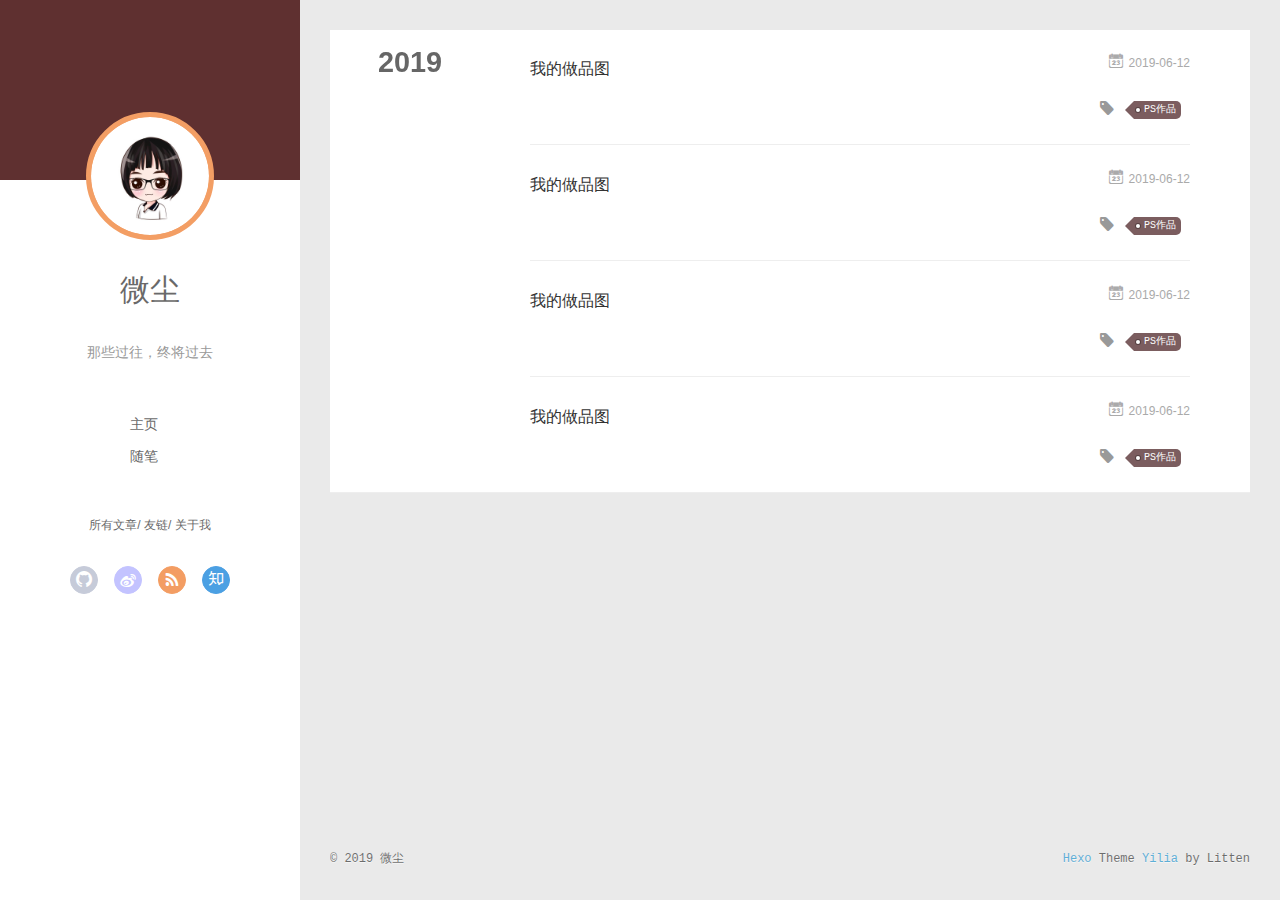
<file: tags/PS作品/index.html>
<!DOCTYPE html>
<html>
<head><meta name="generator" content="Hexo 3.8.0">
  <meta charset="utf-8">
  
  <meta name="renderer" content="webkit">
  <meta http-equiv="X-UA-Compatible" content="IE=edge">
  <link rel="dns-prefetch" href="http://yoursite.com">
  <title>Tag: PS作品 | 青山绿水</title>
  <meta name="viewport" content="width=device-width, initial-scale=1, maximum-scale=1">
  <meta name="description" content="PS作品,个人博客">
<meta name="keywords" content="PS,个人博客">
<meta property="og:type" content="website">
<meta property="og:title" content="青山绿水">
<meta property="og:url" content="http://yoursite.com/tags/PS作品/index.html">
<meta property="og:site_name" content="青山绿水">
<meta property="og:description" content="PS作品,个人博客">
<meta property="og:locale" content="zh-CN">
<meta name="twitter:card" content="summary">
<meta name="twitter:title" content="青山绿水">
<meta name="twitter:description" content="PS作品,个人博客">
  
    <link rel="alternative" href="/atom.xml" title="青山绿水" type="application/atom+xml">
  
  
    <link rel="icon" href="/img/k2.ico">
  
  <link rel="stylesheet" type="text/css" href="/./main.0cf68a.css">
  <style type="text/css">
  
    #container.show {
      background: linear-gradient(200deg,#a0cfe4,#e8c37e);
    }
  </style>
  

  

</head>
</html>
<body>
  <div id="container" q-class="show:isCtnShow">
    <canvas id="anm-canvas" class="anm-canvas"></canvas>
    <div class="left-col" q-class="show:isShow">
      
<div class="overlay" style="background: #5f3030"></div>
<div class="intrude-less">
	<header id="header" class="inner">
		<a href="/" class="profilepic">
			<img src="/img/touxiang.jpg" class="js-avatar">
		</a>
		<hgroup>
		  <h1 class="header-author"><a href="/">微尘</a></h1>
		</hgroup>
		
		<p class="header-subtitle">那些过往，终将过去</p>
		

		<nav class="header-menu">
			<ul>
			
				<li><a href="/">主页</a></li>
	        
				<li><a href="/tags/随笔/">随笔</a></li>
	        
			</ul>
		</nav>
		<nav class="header-smart-menu">
    		
    			
    			<a q-on="click: openSlider(e, 'innerArchive')" href="javascript:void(0)">所有文章</a>
    			
            
    			
    			<a q-on="click: openSlider(e, 'friends')" href="javascript:void(0)">友链</a>
    			
            
    			
    			<a q-on="click: openSlider(e, 'aboutme')" href="javascript:void(0)">关于我</a>
    			
            
		</nav>
		<nav class="header-nav">
			<div class="social">
				
					<a class="github" target="_blank" href="#" title="github"><i class="icon-github"></i></a>
		        
					<a class="weibo" target="_blank" href="#" title="weibo"><i class="icon-weibo"></i></a>
		        
					<a class="rss" target="_blank" href="#" title="rss"><i class="icon-rss"></i></a>
		        
					<a class="zhihu" target="_blank" href="#" title="zhihu"><i class="icon-zhihu"></i></a>
		        
			</div>
		</nav>
	</header>		
</div>

    </div>
    <div class="mid-col" q-class="show:isShow,hide:isShow|isFalse">
      
<nav id="mobile-nav">
  	<div class="overlay js-overlay" style="background: #5f3030"></div>
	<div class="btnctn js-mobile-btnctn">
  		<div class="slider-trigger list" q-on="click: openSlider(e)"><i class="icon icon-sort"></i></div>
	</div>
	<div class="intrude-less">
		<header id="header" class="inner">
			<div class="profilepic">
				<img src="/img/touxiang.jpg" class="js-avatar">
			</div>
			<hgroup>
			  <h1 class="header-author js-header-author">微尘</h1>
			</hgroup>
			
			<p class="header-subtitle"><i class="icon icon-quo-left"></i>那些过往，终将过去<i class="icon icon-quo-right"></i></p>
			
			
			
				
			
				
			
			
			
			<nav class="header-nav">
				<div class="social">
					
						<a class="github" target="_blank" href="#" title="github"><i class="icon-github"></i></a>
			        
						<a class="weibo" target="_blank" href="#" title="weibo"><i class="icon-weibo"></i></a>
			        
						<a class="rss" target="_blank" href="#" title="rss"><i class="icon-rss"></i></a>
			        
						<a class="zhihu" target="_blank" href="#" title="zhihu"><i class="icon-zhihu"></i></a>
			        
				</div>
			</nav>

			<nav class="header-menu js-header-menu">
				<ul style="width: 50%">
				
				
					<li style="width: 50%"><a href="/">主页</a></li>
		        
					<li style="width: 50%"><a href="/tags/随笔/">随笔</a></li>
		        
				</ul>
			</nav>
		</header>				
	</div>
	<div class="mobile-mask" style="display:none" q-show="isShow"></div>
</nav>

      <div id="wrapper" class="body-wrap">
        <div class="menu-l">
          <div class="canvas-wrap">
            <canvas data-colors="#eaeaea" data-sectionHeight="100" data-contentId="js-content" id="myCanvas1" class="anm-canvas"></canvas>
          </div>
          <div id="js-content" class="content-ll">
            
  
  
    
    
      
      
      <section class="archives-wrap">
        <div class="archive-year-wrap">
          <a href="/archives/2019" class="archive-year">2019</a>
        </div>
        <div class="archives">
    
    <article class="archive-article archive-type-post">
  <div class="archive-article-inner">
    <header class="archive-article-header">
      	<div class="article-meta">
	      	<a href="/2019/06/12/d/" class="archive-article-date">
  	<time datetime="2019-06-12T03:03:46.000Z" itemprop="datePublished"><i class="icon-calendar icon"></i>2019-06-12</time>
</a>
        </div>
    	 
  
    <h1 itemprop="name">
      <a class="archive-article-title" href="/2019/06/12/d/">我的做品图</a>
    </h1>
  

        <div class="article-info info-on-right">
          
	<div class="article-tag tagcloud">
		<i class="icon-price-tags icon"></i>
		<ul class="article-tag-list">
			 
        		<li class="article-tag-list-item">
        			<a href="javascript:void(0)" class="js-tag article-tag-list-link color5">PS作品</a>
        		</li>
      		
		</ul>
	</div>

          

        </div>
        <div class="clearfix"></div>
    </header>
  </div>
</article>
  
    
    
    <article class="archive-article archive-type-post">
  <div class="archive-article-inner">
    <header class="archive-article-header">
      	<div class="article-meta">
	      	<a href="/2019/06/12/c/" class="archive-article-date">
  	<time datetime="2019-06-12T03:00:19.000Z" itemprop="datePublished"><i class="icon-calendar icon"></i>2019-06-12</time>
</a>
        </div>
    	 
  
    <h1 itemprop="name">
      <a class="archive-article-title" href="/2019/06/12/c/">我的做品图</a>
    </h1>
  

        <div class="article-info info-on-right">
          
	<div class="article-tag tagcloud">
		<i class="icon-price-tags icon"></i>
		<ul class="article-tag-list">
			 
        		<li class="article-tag-list-item">
        			<a href="javascript:void(0)" class="js-tag article-tag-list-link color5">PS作品</a>
        		</li>
      		
		</ul>
	</div>

          

        </div>
        <div class="clearfix"></div>
    </header>
  </div>
</article>
  
    
    
    <article class="archive-article archive-type-post">
  <div class="archive-article-inner">
    <header class="archive-article-header">
      	<div class="article-meta">
	      	<a href="/2019/06/12/b/" class="archive-article-date">
  	<time datetime="2019-06-12T02:09:15.000Z" itemprop="datePublished"><i class="icon-calendar icon"></i>2019-06-12</time>
</a>
        </div>
    	 
  
    <h1 itemprop="name">
      <a class="archive-article-title" href="/2019/06/12/b/">我的做品图</a>
    </h1>
  

        <div class="article-info info-on-right">
          
	<div class="article-tag tagcloud">
		<i class="icon-price-tags icon"></i>
		<ul class="article-tag-list">
			 
        		<li class="article-tag-list-item">
        			<a href="javascript:void(0)" class="js-tag article-tag-list-link color5">PS作品</a>
        		</li>
      		
		</ul>
	</div>

          

        </div>
        <div class="clearfix"></div>
    </header>
  </div>
</article>
  
    
    
    <article class="archive-article archive-type-post">
  <div class="archive-article-inner">
    <header class="archive-article-header">
      	<div class="article-meta">
	      	<a href="/2019/06/12/a/" class="archive-article-date">
  	<time datetime="2019-06-12T01:42:07.000Z" itemprop="datePublished"><i class="icon-calendar icon"></i>2019-06-12</time>
</a>
        </div>
    	 
  
    <h1 itemprop="name">
      <a class="archive-article-title" href="/2019/06/12/a/">我的做品图</a>
    </h1>
  

        <div class="article-info info-on-right">
          
	<div class="article-tag tagcloud">
		<i class="icon-price-tags icon"></i>
		<ul class="article-tag-list">
			 
        		<li class="article-tag-list-item">
        			<a href="javascript:void(0)" class="js-tag article-tag-list-link color5">PS作品</a>
        		</li>
      		
		</ul>
	</div>

          

        </div>
        <div class="clearfix"></div>
    </header>
  </div>
</article>
  
  
    </div></section>
  

    


          </div>
        </div>
      </div>
      <footer id="footer">
  <div class="outer">
    <div id="footer-info">
    	<div class="footer-left">
    		&copy; 2019 微尘
    	</div>
      	<div class="footer-right">
      		<a href="http://hexo.io/" target="_blank">Hexo</a>  Theme <a href="https://github.com/litten/hexo-theme-yilia" target="_blank">Yilia</a> by Litten
      	</div>
    </div>
  </div>
</footer>
    </div>
    <script>
	var yiliaConfig = {
		mathjax: false,
		isHome: false,
		isPost: false,
		isArchive: false,
		isTag: true,
		isCategory: false,
		open_in_new: false,
		toc_hide_index: true,
		root: "/",
		innerArchive: true,
		showTags: false
	}
</script>

<script>!function(t){function n(e){if(r[e])return r[e].exports;var i=r[e]={exports:{},id:e,loaded:!1};return t[e].call(i.exports,i,i.exports,n),i.loaded=!0,i.exports}var r={};n.m=t,n.c=r,n.p="./",n(0)}([function(t,n,r){r(195),t.exports=r(191)},function(t,n,r){var e=r(3),i=r(52),o=r(27),u=r(28),c=r(53),f="prototype",a=function(t,n,r){var s,l,h,v,p=t&a.F,d=t&a.G,y=t&a.S,g=t&a.P,b=t&a.B,m=d?e:y?e[n]||(e[n]={}):(e[n]||{})[f],x=d?i:i[n]||(i[n]={}),w=x[f]||(x[f]={});d&&(r=n);for(s in r)l=!p&&m&&void 0!==m[s],h=(l?m:r)[s],v=b&&l?c(h,e):g&&"function"==typeof h?c(Function.call,h):h,m&&u(m,s,h,t&a.U),x[s]!=h&&o(x,s,v),g&&w[s]!=h&&(w[s]=h)};e.core=i,a.F=1,a.G=2,a.S=4,a.P=8,a.B=16,a.W=32,a.U=64,a.R=128,t.exports=a},function(t,n,r){var e=r(6);t.exports=function(t){if(!e(t))throw TypeError(t+" is not an object!");return t}},function(t,n){var r=t.exports="undefined"!=typeof window&&window.Math==Math?window:"undefined"!=typeof self&&self.Math==Math?self:Function("return this")();"number"==typeof __g&&(__g=r)},function(t,n){t.exports=function(t){try{return!!t()}catch(t){return!0}}},function(t,n){var r=t.exports="undefined"!=typeof window&&window.Math==Math?window:"undefined"!=typeof self&&self.Math==Math?self:Function("return this")();"number"==typeof __g&&(__g=r)},function(t,n){t.exports=function(t){return"object"==typeof t?null!==t:"function"==typeof t}},function(t,n,r){var e=r(126)("wks"),i=r(76),o=r(3).Symbol,u="function"==typeof o;(t.exports=function(t){return e[t]||(e[t]=u&&o[t]||(u?o:i)("Symbol."+t))}).store=e},function(t,n){var r={}.hasOwnProperty;t.exports=function(t,n){return r.call(t,n)}},function(t,n,r){var e=r(94),i=r(33);t.exports=function(t){return e(i(t))}},function(t,n,r){t.exports=!r(4)(function(){return 7!=Object.defineProperty({},"a",{get:function(){return 7}}).a})},function(t,n,r){var e=r(2),i=r(167),o=r(50),u=Object.defineProperty;n.f=r(10)?Object.defineProperty:function(t,n,r){if(e(t),n=o(n,!0),e(r),i)try{return u(t,n,r)}catch(t){}if("get"in r||"set"in r)throw TypeError("Accessors not supported!");return"value"in r&&(t[n]=r.value),t}},function(t,n,r){t.exports=!r(18)(function(){return 7!=Object.defineProperty({},"a",{get:function(){return 7}}).a})},function(t,n,r){var e=r(14),i=r(22);t.exports=r(12)?function(t,n,r){return e.f(t,n,i(1,r))}:function(t,n,r){return t[n]=r,t}},function(t,n,r){var e=r(20),i=r(58),o=r(42),u=Object.defineProperty;n.f=r(12)?Object.defineProperty:function(t,n,r){if(e(t),n=o(n,!0),e(r),i)try{return u(t,n,r)}catch(t){}if("get"in r||"set"in r)throw TypeError("Accessors not supported!");return"value"in r&&(t[n]=r.value),t}},function(t,n,r){var e=r(40)("wks"),i=r(23),o=r(5).Symbol,u="function"==typeof o;(t.exports=function(t){return e[t]||(e[t]=u&&o[t]||(u?o:i)("Symbol."+t))}).store=e},function(t,n,r){var e=r(67),i=Math.min;t.exports=function(t){return t>0?i(e(t),9007199254740991):0}},function(t,n,r){var e=r(46);t.exports=function(t){return Object(e(t))}},function(t,n){t.exports=function(t){try{return!!t()}catch(t){return!0}}},function(t,n,r){var e=r(63),i=r(34);t.exports=Object.keys||function(t){return e(t,i)}},function(t,n,r){var e=r(21);t.exports=function(t){if(!e(t))throw TypeError(t+" is not an object!");return t}},function(t,n){t.exports=function(t){return"object"==typeof t?null!==t:"function"==typeof t}},function(t,n){t.exports=function(t,n){return{enumerable:!(1&t),configurable:!(2&t),writable:!(4&t),value:n}}},function(t,n){var r=0,e=Math.random();t.exports=function(t){return"Symbol(".concat(void 0===t?"":t,")_",(++r+e).toString(36))}},function(t,n){var r={}.hasOwnProperty;t.exports=function(t,n){return r.call(t,n)}},function(t,n){var r=t.exports={version:"2.4.0"};"number"==typeof __e&&(__e=r)},function(t,n){t.exports=function(t){if("function"!=typeof t)throw TypeError(t+" is not a function!");return t}},function(t,n,r){var e=r(11),i=r(66);t.exports=r(10)?function(t,n,r){return e.f(t,n,i(1,r))}:function(t,n,r){return t[n]=r,t}},function(t,n,r){var e=r(3),i=r(27),o=r(24),u=r(76)("src"),c="toString",f=Function[c],a=(""+f).split(c);r(52).inspectSource=function(t){return f.call(t)},(t.exports=function(t,n,r,c){var f="function"==typeof r;f&&(o(r,"name")||i(r,"name",n)),t[n]!==r&&(f&&(o(r,u)||i(r,u,t[n]?""+t[n]:a.join(String(n)))),t===e?t[n]=r:c?t[n]?t[n]=r:i(t,n,r):(delete t[n],i(t,n,r)))})(Function.prototype,c,function(){return"function"==typeof this&&this[u]||f.call(this)})},function(t,n,r){var e=r(1),i=r(4),o=r(46),u=function(t,n,r,e){var i=String(o(t)),u="<"+n;return""!==r&&(u+=" "+r+'="'+String(e).replace(/"/g,"&quot;")+'"'),u+">"+i+"</"+n+">"};t.exports=function(t,n){var r={};r[t]=n(u),e(e.P+e.F*i(function(){var n=""[t]('"');return n!==n.toLowerCase()||n.split('"').length>3}),"String",r)}},function(t,n,r){var e=r(115),i=r(46);t.exports=function(t){return e(i(t))}},function(t,n,r){var e=r(116),i=r(66),o=r(30),u=r(50),c=r(24),f=r(167),a=Object.getOwnPropertyDescriptor;n.f=r(10)?a:function(t,n){if(t=o(t),n=u(n,!0),f)try{return a(t,n)}catch(t){}if(c(t,n))return i(!e.f.call(t,n),t[n])}},function(t,n,r){var e=r(24),i=r(17),o=r(145)("IE_PROTO"),u=Object.prototype;t.exports=Object.getPrototypeOf||function(t){return t=i(t),e(t,o)?t[o]:"function"==typeof t.constructor&&t instanceof t.constructor?t.constructor.prototype:t instanceof Object?u:null}},function(t,n){t.exports=function(t){if(void 0==t)throw TypeError("Can't call method on  "+t);return t}},function(t,n){t.exports="constructor,hasOwnProperty,isPrototypeOf,propertyIsEnumerable,toLocaleString,toString,valueOf".split(",")},function(t,n){t.exports={}},function(t,n){t.exports=!0},function(t,n){n.f={}.propertyIsEnumerable},function(t,n,r){var e=r(14).f,i=r(8),o=r(15)("toStringTag");t.exports=function(t,n,r){t&&!i(t=r?t:t.prototype,o)&&e(t,o,{configurable:!0,value:n})}},function(t,n,r){var e=r(40)("keys"),i=r(23);t.exports=function(t){return e[t]||(e[t]=i(t))}},function(t,n,r){var e=r(5),i="__core-js_shared__",o=e[i]||(e[i]={});t.exports=function(t){return o[t]||(o[t]={})}},function(t,n){var r=Math.ceil,e=Math.floor;t.exports=function(t){return isNaN(t=+t)?0:(t>0?e:r)(t)}},function(t,n,r){var e=r(21);t.exports=function(t,n){if(!e(t))return t;var r,i;if(n&&"function"==typeof(r=t.toString)&&!e(i=r.call(t)))return i;if("function"==typeof(r=t.valueOf)&&!e(i=r.call(t)))return i;if(!n&&"function"==typeof(r=t.toString)&&!e(i=r.call(t)))return i;throw TypeError("Can't convert object to primitive value")}},function(t,n,r){var e=r(5),i=r(25),o=r(36),u=r(44),c=r(14).f;t.exports=function(t){var n=i.Symbol||(i.Symbol=o?{}:e.Symbol||{});"_"==t.charAt(0)||t in n||c(n,t,{value:u.f(t)})}},function(t,n,r){n.f=r(15)},function(t,n){var r={}.toString;t.exports=function(t){return r.call(t).slice(8,-1)}},function(t,n){t.exports=function(t){if(void 0==t)throw TypeError("Can't call method on  "+t);return t}},function(t,n,r){var e=r(4);t.exports=function(t,n){return!!t&&e(function(){n?t.call(null,function(){},1):t.call(null)})}},function(t,n,r){var e=r(53),i=r(115),o=r(17),u=r(16),c=r(203);t.exports=function(t,n){var r=1==t,f=2==t,a=3==t,s=4==t,l=6==t,h=5==t||l,v=n||c;return function(n,c,p){for(var d,y,g=o(n),b=i(g),m=e(c,p,3),x=u(b.length),w=0,S=r?v(n,x):f?v(n,0):void 0;x>w;w++)if((h||w in b)&&(d=b[w],y=m(d,w,g),t))if(r)S[w]=y;else if(y)switch(t){case 3:return!0;case 5:return d;case 6:return w;case 2:S.push(d)}else if(s)return!1;return l?-1:a||s?s:S}}},function(t,n,r){var e=r(1),i=r(52),o=r(4);t.exports=function(t,n){var r=(i.Object||{})[t]||Object[t],u={};u[t]=n(r),e(e.S+e.F*o(function(){r(1)}),"Object",u)}},function(t,n,r){var e=r(6);t.exports=function(t,n){if(!e(t))return t;var r,i;if(n&&"function"==typeof(r=t.toString)&&!e(i=r.call(t)))return i;if("function"==typeof(r=t.valueOf)&&!e(i=r.call(t)))return i;if(!n&&"function"==typeof(r=t.toString)&&!e(i=r.call(t)))return i;throw TypeError("Can't convert object to primitive value")}},function(t,n,r){var e=r(5),i=r(25),o=r(91),u=r(13),c="prototype",f=function(t,n,r){var a,s,l,h=t&f.F,v=t&f.G,p=t&f.S,d=t&f.P,y=t&f.B,g=t&f.W,b=v?i:i[n]||(i[n]={}),m=b[c],x=v?e:p?e[n]:(e[n]||{})[c];v&&(r=n);for(a in r)(s=!h&&x&&void 0!==x[a])&&a in b||(l=s?x[a]:r[a],b[a]=v&&"function"!=typeof x[a]?r[a]:y&&s?o(l,e):g&&x[a]==l?function(t){var n=function(n,r,e){if(this instanceof t){switch(arguments.length){case 0:return new t;case 1:return new t(n);case 2:return new t(n,r)}return new t(n,r,e)}return t.apply(this,arguments)};return n[c]=t[c],n}(l):d&&"function"==typeof l?o(Function.call,l):l,d&&((b.virtual||(b.virtual={}))[a]=l,t&f.R&&m&&!m[a]&&u(m,a,l)))};f.F=1,f.G=2,f.S=4,f.P=8,f.B=16,f.W=32,f.U=64,f.R=128,t.exports=f},function(t,n){var r=t.exports={version:"2.4.0"};"number"==typeof __e&&(__e=r)},function(t,n,r){var e=r(26);t.exports=function(t,n,r){if(e(t),void 0===n)return t;switch(r){case 1:return function(r){return t.call(n,r)};case 2:return function(r,e){return t.call(n,r,e)};case 3:return function(r,e,i){return t.call(n,r,e,i)}}return function(){return t.apply(n,arguments)}}},function(t,n,r){var e=r(183),i=r(1),o=r(126)("metadata"),u=o.store||(o.store=new(r(186))),c=function(t,n,r){var i=u.get(t);if(!i){if(!r)return;u.set(t,i=new e)}var o=i.get(n);if(!o){if(!r)return;i.set(n,o=new e)}return o},f=function(t,n,r){var e=c(n,r,!1);return void 0!==e&&e.has(t)},a=function(t,n,r){var e=c(n,r,!1);return void 0===e?void 0:e.get(t)},s=function(t,n,r,e){c(r,e,!0).set(t,n)},l=function(t,n){var r=c(t,n,!1),e=[];return r&&r.forEach(function(t,n){e.push(n)}),e},h=function(t){return void 0===t||"symbol"==typeof t?t:String(t)},v=function(t){i(i.S,"Reflect",t)};t.exports={store:u,map:c,has:f,get:a,set:s,keys:l,key:h,exp:v}},function(t,n,r){"use strict";if(r(10)){var e=r(69),i=r(3),o=r(4),u=r(1),c=r(127),f=r(152),a=r(53),s=r(68),l=r(66),h=r(27),v=r(73),p=r(67),d=r(16),y=r(75),g=r(50),b=r(24),m=r(180),x=r(114),w=r(6),S=r(17),_=r(137),O=r(70),E=r(32),P=r(71).f,j=r(154),F=r(76),M=r(7),A=r(48),N=r(117),T=r(146),I=r(155),k=r(80),L=r(123),R=r(74),C=r(130),D=r(160),U=r(11),W=r(31),G=U.f,B=W.f,V=i.RangeError,z=i.TypeError,q=i.Uint8Array,K="ArrayBuffer",J="Shared"+K,Y="BYTES_PER_ELEMENT",H="prototype",$=Array[H],X=f.ArrayBuffer,Q=f.DataView,Z=A(0),tt=A(2),nt=A(3),rt=A(4),et=A(5),it=A(6),ot=N(!0),ut=N(!1),ct=I.values,ft=I.keys,at=I.entries,st=$.lastIndexOf,lt=$.reduce,ht=$.reduceRight,vt=$.join,pt=$.sort,dt=$.slice,yt=$.toString,gt=$.toLocaleString,bt=M("iterator"),mt=M("toStringTag"),xt=F("typed_constructor"),wt=F("def_constructor"),St=c.CONSTR,_t=c.TYPED,Ot=c.VIEW,Et="Wrong length!",Pt=A(1,function(t,n){return Tt(T(t,t[wt]),n)}),jt=o(function(){return 1===new q(new Uint16Array([1]).buffer)[0]}),Ft=!!q&&!!q[H].set&&o(function(){new q(1).set({})}),Mt=function(t,n){if(void 0===t)throw z(Et);var r=+t,e=d(t);if(n&&!m(r,e))throw V(Et);return e},At=function(t,n){var r=p(t);if(r<0||r%n)throw V("Wrong offset!");return r},Nt=function(t){if(w(t)&&_t in t)return t;throw z(t+" is not a typed array!")},Tt=function(t,n){if(!(w(t)&&xt in t))throw z("It is not a typed array constructor!");return new t(n)},It=function(t,n){return kt(T(t,t[wt]),n)},kt=function(t,n){for(var r=0,e=n.length,i=Tt(t,e);e>r;)i[r]=n[r++];return i},Lt=function(t,n,r){G(t,n,{get:function(){return this._d[r]}})},Rt=function(t){var n,r,e,i,o,u,c=S(t),f=arguments.length,s=f>1?arguments[1]:void 0,l=void 0!==s,h=j(c);if(void 0!=h&&!_(h)){for(u=h.call(c),e=[],n=0;!(o=u.next()).done;n++)e.push(o.value);c=e}for(l&&f>2&&(s=a(s,arguments[2],2)),n=0,r=d(c.length),i=Tt(this,r);r>n;n++)i[n]=l?s(c[n],n):c[n];return i},Ct=function(){for(var t=0,n=arguments.length,r=Tt(this,n);n>t;)r[t]=arguments[t++];return r},Dt=!!q&&o(function(){gt.call(new q(1))}),Ut=function(){return gt.apply(Dt?dt.call(Nt(this)):Nt(this),arguments)},Wt={copyWithin:function(t,n){return D.call(Nt(this),t,n,arguments.length>2?arguments[2]:void 0)},every:function(t){return rt(Nt(this),t,arguments.length>1?arguments[1]:void 0)},fill:function(t){return C.apply(Nt(this),arguments)},filter:function(t){return It(this,tt(Nt(this),t,arguments.length>1?arguments[1]:void 0))},find:function(t){return et(Nt(this),t,arguments.length>1?arguments[1]:void 0)},findIndex:function(t){return it(Nt(this),t,arguments.length>1?arguments[1]:void 0)},forEach:function(t){Z(Nt(this),t,arguments.length>1?arguments[1]:void 0)},indexOf:function(t){return ut(Nt(this),t,arguments.length>1?arguments[1]:void 0)},includes:function(t){return ot(Nt(this),t,arguments.length>1?arguments[1]:void 0)},join:function(t){return vt.apply(Nt(this),arguments)},lastIndexOf:function(t){return st.apply(Nt(this),arguments)},map:function(t){return Pt(Nt(this),t,arguments.length>1?arguments[1]:void 0)},reduce:function(t){return lt.apply(Nt(this),arguments)},reduceRight:function(t){return ht.apply(Nt(this),arguments)},reverse:function(){for(var t,n=this,r=Nt(n).length,e=Math.floor(r/2),i=0;i<e;)t=n[i],n[i++]=n[--r],n[r]=t;return n},some:function(t){return nt(Nt(this),t,arguments.length>1?arguments[1]:void 0)},sort:function(t){return pt.call(Nt(this),t)},subarray:function(t,n){var r=Nt(this),e=r.length,i=y(t,e);return new(T(r,r[wt]))(r.buffer,r.byteOffset+i*r.BYTES_PER_ELEMENT,d((void 0===n?e:y(n,e))-i))}},Gt=function(t,n){return It(this,dt.call(Nt(this),t,n))},Bt=function(t){Nt(this);var n=At(arguments[1],1),r=this.length,e=S(t),i=d(e.length),o=0;if(i+n>r)throw V(Et);for(;o<i;)this[n+o]=e[o++]},Vt={entries:function(){return at.call(Nt(this))},keys:function(){return ft.call(Nt(this))},values:function(){return ct.call(Nt(this))}},zt=function(t,n){return w(t)&&t[_t]&&"symbol"!=typeof n&&n in t&&String(+n)==String(n)},qt=function(t,n){return zt(t,n=g(n,!0))?l(2,t[n]):B(t,n)},Kt=function(t,n,r){return!(zt(t,n=g(n,!0))&&w(r)&&b(r,"value"))||b(r,"get")||b(r,"set")||r.configurable||b(r,"writable")&&!r.writable||b(r,"enumerable")&&!r.enumerable?G(t,n,r):(t[n]=r.value,t)};St||(W.f=qt,U.f=Kt),u(u.S+u.F*!St,"Object",{getOwnPropertyDescriptor:qt,defineProperty:Kt}),o(function(){yt.call({})})&&(yt=gt=function(){return vt.call(this)});var Jt=v({},Wt);v(Jt,Vt),h(Jt,bt,Vt.values),v(Jt,{slice:Gt,set:Bt,constructor:function(){},toString:yt,toLocaleString:Ut}),Lt(Jt,"buffer","b"),Lt(Jt,"byteOffset","o"),Lt(Jt,"byteLength","l"),Lt(Jt,"length","e"),G(Jt,mt,{get:function(){return this[_t]}}),t.exports=function(t,n,r,f){f=!!f;var a=t+(f?"Clamped":"")+"Array",l="Uint8Array"!=a,v="get"+t,p="set"+t,y=i[a],g=y||{},b=y&&E(y),m=!y||!c.ABV,S={},_=y&&y[H],j=function(t,r){var e=t._d;return e.v[v](r*n+e.o,jt)},F=function(t,r,e){var i=t._d;f&&(e=(e=Math.round(e))<0?0:e>255?255:255&e),i.v[p](r*n+i.o,e,jt)},M=function(t,n){G(t,n,{get:function(){return j(this,n)},set:function(t){return F(this,n,t)},enumerable:!0})};m?(y=r(function(t,r,e,i){s(t,y,a,"_d");var o,u,c,f,l=0,v=0;if(w(r)){if(!(r instanceof X||(f=x(r))==K||f==J))return _t in r?kt(y,r):Rt.call(y,r);o=r,v=At(e,n);var p=r.byteLength;if(void 0===i){if(p%n)throw V(Et);if((u=p-v)<0)throw V(Et)}else if((u=d(i)*n)+v>p)throw V(Et);c=u/n}else c=Mt(r,!0),u=c*n,o=new X(u);for(h(t,"_d",{b:o,o:v,l:u,e:c,v:new Q(o)});l<c;)M(t,l++)}),_=y[H]=O(Jt),h(_,"constructor",y)):L(function(t){new y(null),new y(t)},!0)||(y=r(function(t,r,e,i){s(t,y,a);var o;return w(r)?r instanceof X||(o=x(r))==K||o==J?void 0!==i?new g(r,At(e,n),i):void 0!==e?new g(r,At(e,n)):new g(r):_t in r?kt(y,r):Rt.call(y,r):new g(Mt(r,l))}),Z(b!==Function.prototype?P(g).concat(P(b)):P(g),function(t){t in y||h(y,t,g[t])}),y[H]=_,e||(_.constructor=y));var A=_[bt],N=!!A&&("values"==A.name||void 0==A.name),T=Vt.values;h(y,xt,!0),h(_,_t,a),h(_,Ot,!0),h(_,wt,y),(f?new y(1)[mt]==a:mt in _)||G(_,mt,{get:function(){return a}}),S[a]=y,u(u.G+u.W+u.F*(y!=g),S),u(u.S,a,{BYTES_PER_ELEMENT:n,from:Rt,of:Ct}),Y in _||h(_,Y,n),u(u.P,a,Wt),R(a),u(u.P+u.F*Ft,a,{set:Bt}),u(u.P+u.F*!N,a,Vt),u(u.P+u.F*(_.toString!=yt),a,{toString:yt}),u(u.P+u.F*o(function(){new y(1).slice()}),a,{slice:Gt}),u(u.P+u.F*(o(function(){return[1,2].toLocaleString()!=new y([1,2]).toLocaleString()})||!o(function(){_.toLocaleString.call([1,2])})),a,{toLocaleString:Ut}),k[a]=N?A:T,e||N||h(_,bt,T)}}else t.exports=function(){}},function(t,n){var r={}.toString;t.exports=function(t){return r.call(t).slice(8,-1)}},function(t,n,r){var e=r(21),i=r(5).document,o=e(i)&&e(i.createElement);t.exports=function(t){return o?i.createElement(t):{}}},function(t,n,r){t.exports=!r(12)&&!r(18)(function(){return 7!=Object.defineProperty(r(57)("div"),"a",{get:function(){return 7}}).a})},function(t,n,r){"use strict";var e=r(36),i=r(51),o=r(64),u=r(13),c=r(8),f=r(35),a=r(96),s=r(38),l=r(103),h=r(15)("iterator"),v=!([].keys&&"next"in[].keys()),p="keys",d="values",y=function(){return this};t.exports=function(t,n,r,g,b,m,x){a(r,n,g);var w,S,_,O=function(t){if(!v&&t in F)return F[t];switch(t){case p:case d:return function(){return new r(this,t)}}return function(){return new r(this,t)}},E=n+" Iterator",P=b==d,j=!1,F=t.prototype,M=F[h]||F["@@iterator"]||b&&F[b],A=M||O(b),N=b?P?O("entries"):A:void 0,T="Array"==n?F.entries||M:M;if(T&&(_=l(T.call(new t)))!==Object.prototype&&(s(_,E,!0),e||c(_,h)||u(_,h,y)),P&&M&&M.name!==d&&(j=!0,A=function(){return M.call(this)}),e&&!x||!v&&!j&&F[h]||u(F,h,A),f[n]=A,f[E]=y,b)if(w={values:P?A:O(d),keys:m?A:O(p),entries:N},x)for(S in w)S in F||o(F,S,w[S]);else i(i.P+i.F*(v||j),n,w);return w}},function(t,n,r){var e=r(20),i=r(100),o=r(34),u=r(39)("IE_PROTO"),c=function(){},f="prototype",a=function(){var t,n=r(57)("iframe"),e=o.length;for(n.style.display="none",r(93).appendChild(n),n.src="javascript:",t=n.contentWindow.document,t.open(),t.write("<script>document.F=Object<\/script>"),t.close(),a=t.F;e--;)delete a[f][o[e]];return a()};t.exports=Object.create||function(t,n){var r;return null!==t?(c[f]=e(t),r=new c,c[f]=null,r[u]=t):r=a(),void 0===n?r:i(r,n)}},function(t,n,r){var e=r(63),i=r(34).concat("length","prototype");n.f=Object.getOwnPropertyNames||function(t){return e(t,i)}},function(t,n){n.f=Object.getOwnPropertySymbols},function(t,n,r){var e=r(8),i=r(9),o=r(90)(!1),u=r(39)("IE_PROTO");t.exports=function(t,n){var r,c=i(t),f=0,a=[];for(r in c)r!=u&&e(c,r)&&a.push(r);for(;n.length>f;)e(c,r=n[f++])&&(~o(a,r)||a.push(r));return a}},function(t,n,r){t.exports=r(13)},function(t,n,r){var e=r(76)("meta"),i=r(6),o=r(24),u=r(11).f,c=0,f=Object.isExtensible||function(){return!0},a=!r(4)(function(){return f(Object.preventExtensions({}))}),s=function(t){u(t,e,{value:{i:"O"+ ++c,w:{}}})},l=function(t,n){if(!i(t))return"symbol"==typeof t?t:("string"==typeof t?"S":"P")+t;if(!o(t,e)){if(!f(t))return"F";if(!n)return"E";s(t)}return t[e].i},h=function(t,n){if(!o(t,e)){if(!f(t))return!0;if(!n)return!1;s(t)}return t[e].w},v=function(t){return a&&p.NEED&&f(t)&&!o(t,e)&&s(t),t},p=t.exports={KEY:e,NEED:!1,fastKey:l,getWeak:h,onFreeze:v}},function(t,n){t.exports=function(t,n){return{enumerable:!(1&t),configurable:!(2&t),writable:!(4&t),value:n}}},function(t,n){var r=Math.ceil,e=Math.floor;t.exports=function(t){return isNaN(t=+t)?0:(t>0?e:r)(t)}},function(t,n){t.exports=function(t,n,r,e){if(!(t instanceof n)||void 0!==e&&e in t)throw TypeError(r+": incorrect invocation!");return t}},function(t,n){t.exports=!1},function(t,n,r){var e=r(2),i=r(173),o=r(133),u=r(145)("IE_PROTO"),c=function(){},f="prototype",a=function(){var t,n=r(132)("iframe"),e=o.length;for(n.style.display="none",r(135).appendChild(n),n.src="javascript:",t=n.contentWindow.document,t.open(),t.write("<script>document.F=Object<\/script>"),t.close(),a=t.F;e--;)delete a[f][o[e]];return a()};t.exports=Object.create||function(t,n){var r;return null!==t?(c[f]=e(t),r=new c,c[f]=null,r[u]=t):r=a(),void 0===n?r:i(r,n)}},function(t,n,r){var e=r(175),i=r(133).concat("length","prototype");n.f=Object.getOwnPropertyNames||function(t){return e(t,i)}},function(t,n,r){var e=r(175),i=r(133);t.exports=Object.keys||function(t){return e(t,i)}},function(t,n,r){var e=r(28);t.exports=function(t,n,r){for(var i in n)e(t,i,n[i],r);return t}},function(t,n,r){"use strict";var e=r(3),i=r(11),o=r(10),u=r(7)("species");t.exports=function(t){var n=e[t];o&&n&&!n[u]&&i.f(n,u,{configurable:!0,get:function(){return this}})}},function(t,n,r){var e=r(67),i=Math.max,o=Math.min;t.exports=function(t,n){return t=e(t),t<0?i(t+n,0):o(t,n)}},function(t,n){var r=0,e=Math.random();t.exports=function(t){return"Symbol(".concat(void 0===t?"":t,")_",(++r+e).toString(36))}},function(t,n,r){var e=r(33);t.exports=function(t){return Object(e(t))}},function(t,n,r){var e=r(7)("unscopables"),i=Array.prototype;void 0==i[e]&&r(27)(i,e,{}),t.exports=function(t){i[e][t]=!0}},function(t,n,r){var e=r(53),i=r(169),o=r(137),u=r(2),c=r(16),f=r(154),a={},s={},n=t.exports=function(t,n,r,l,h){var v,p,d,y,g=h?function(){return t}:f(t),b=e(r,l,n?2:1),m=0;if("function"!=typeof g)throw TypeError(t+" is not iterable!");if(o(g)){for(v=c(t.length);v>m;m++)if((y=n?b(u(p=t[m])[0],p[1]):b(t[m]))===a||y===s)return y}else for(d=g.call(t);!(p=d.next()).done;)if((y=i(d,b,p.value,n))===a||y===s)return y};n.BREAK=a,n.RETURN=s},function(t,n){t.exports={}},function(t,n,r){var e=r(11).f,i=r(24),o=r(7)("toStringTag");t.exports=function(t,n,r){t&&!i(t=r?t:t.prototype,o)&&e(t,o,{configurable:!0,value:n})}},function(t,n,r){var e=r(1),i=r(46),o=r(4),u=r(150),c="["+u+"]",f="​",a=RegExp("^"+c+c+"*"),s=RegExp(c+c+"*$"),l=function(t,n,r){var i={},c=o(function(){return!!u[t]()||f[t]()!=f}),a=i[t]=c?n(h):u[t];r&&(i[r]=a),e(e.P+e.F*c,"String",i)},h=l.trim=function(t,n){return t=String(i(t)),1&n&&(t=t.replace(a,"")),2&n&&(t=t.replace(s,"")),t};t.exports=l},function(t,n,r){t.exports={default:r(86),__esModule:!0}},function(t,n,r){t.exports={default:r(87),__esModule:!0}},function(t,n,r){"use strict";function e(t){return t&&t.__esModule?t:{default:t}}n.__esModule=!0;var i=r(84),o=e(i),u=r(83),c=e(u),f="function"==typeof c.default&&"symbol"==typeof o.default?function(t){return typeof t}:function(t){return t&&"function"==typeof c.default&&t.constructor===c.default&&t!==c.default.prototype?"symbol":typeof t};n.default="function"==typeof c.default&&"symbol"===f(o.default)?function(t){return void 0===t?"undefined":f(t)}:function(t){return t&&"function"==typeof c.default&&t.constructor===c.default&&t!==c.default.prototype?"symbol":void 0===t?"undefined":f(t)}},function(t,n,r){r(110),r(108),r(111),r(112),t.exports=r(25).Symbol},function(t,n,r){r(109),r(113),t.exports=r(44).f("iterator")},function(t,n){t.exports=function(t){if("function"!=typeof t)throw TypeError(t+" is not a function!");return t}},function(t,n){t.exports=function(){}},function(t,n,r){var e=r(9),i=r(106),o=r(105);t.exports=function(t){return function(n,r,u){var c,f=e(n),a=i(f.length),s=o(u,a);if(t&&r!=r){for(;a>s;)if((c=f[s++])!=c)return!0}else for(;a>s;s++)if((t||s in f)&&f[s]===r)return t||s||0;return!t&&-1}}},function(t,n,r){var e=r(88);t.exports=function(t,n,r){if(e(t),void 0===n)return t;switch(r){case 1:return function(r){return t.call(n,r)};case 2:return function(r,e){return t.call(n,r,e)};case 3:return function(r,e,i){return t.call(n,r,e,i)}}return function(){return t.apply(n,arguments)}}},function(t,n,r){var e=r(19),i=r(62),o=r(37);t.exports=function(t){var n=e(t),r=i.f;if(r)for(var u,c=r(t),f=o.f,a=0;c.length>a;)f.call(t,u=c[a++])&&n.push(u);return n}},function(t,n,r){t.exports=r(5).document&&document.documentElement},function(t,n,r){var e=r(56);t.exports=Object("z").propertyIsEnumerable(0)?Object:function(t){return"String"==e(t)?t.split(""):Object(t)}},function(t,n,r){var e=r(56);t.exports=Array.isArray||function(t){return"Array"==e(t)}},function(t,n,r){"use strict";var e=r(60),i=r(22),o=r(38),u={};r(13)(u,r(15)("iterator"),function(){return this}),t.exports=function(t,n,r){t.prototype=e(u,{next:i(1,r)}),o(t,n+" Iterator")}},function(t,n){t.exports=function(t,n){return{value:n,done:!!t}}},function(t,n,r){var e=r(19),i=r(9);t.exports=function(t,n){for(var r,o=i(t),u=e(o),c=u.length,f=0;c>f;)if(o[r=u[f++]]===n)return r}},function(t,n,r){var e=r(23)("meta"),i=r(21),o=r(8),u=r(14).f,c=0,f=Object.isExtensible||function(){return!0},a=!r(18)(function(){return f(Object.preventExtensions({}))}),s=function(t){u(t,e,{value:{i:"O"+ ++c,w:{}}})},l=function(t,n){if(!i(t))return"symbol"==typeof t?t:("string"==typeof t?"S":"P")+t;if(!o(t,e)){if(!f(t))return"F";if(!n)return"E";s(t)}return t[e].i},h=function(t,n){if(!o(t,e)){if(!f(t))return!0;if(!n)return!1;s(t)}return t[e].w},v=function(t){return a&&p.NEED&&f(t)&&!o(t,e)&&s(t),t},p=t.exports={KEY:e,NEED:!1,fastKey:l,getWeak:h,onFreeze:v}},function(t,n,r){var e=r(14),i=r(20),o=r(19);t.exports=r(12)?Object.defineProperties:function(t,n){i(t);for(var r,u=o(n),c=u.length,f=0;c>f;)e.f(t,r=u[f++],n[r]);return t}},function(t,n,r){var e=r(37),i=r(22),o=r(9),u=r(42),c=r(8),f=r(58),a=Object.getOwnPropertyDescriptor;n.f=r(12)?a:function(t,n){if(t=o(t),n=u(n,!0),f)try{return a(t,n)}catch(t){}if(c(t,n))return i(!e.f.call(t,n),t[n])}},function(t,n,r){var e=r(9),i=r(61).f,o={}.toString,u="object"==typeof window&&window&&Object.getOwnPropertyNames?Object.getOwnPropertyNames(window):[],c=function(t){try{return i(t)}catch(t){return u.slice()}};t.exports.f=function(t){return u&&"[object Window]"==o.call(t)?c(t):i(e(t))}},function(t,n,r){var e=r(8),i=r(77),o=r(39)("IE_PROTO"),u=Object.prototype;t.exports=Object.getPrototypeOf||function(t){return t=i(t),e(t,o)?t[o]:"function"==typeof t.constructor&&t instanceof t.constructor?t.constructor.prototype:t instanceof Object?u:null}},function(t,n,r){var e=r(41),i=r(33);t.exports=function(t){return function(n,r){var o,u,c=String(i(n)),f=e(r),a=c.length;return f<0||f>=a?t?"":void 0:(o=c.charCodeAt(f),o<55296||o>56319||f+1===a||(u=c.charCodeAt(f+1))<56320||u>57343?t?c.charAt(f):o:t?c.slice(f,f+2):u-56320+(o-55296<<10)+65536)}}},function(t,n,r){var e=r(41),i=Math.max,o=Math.min;t.exports=function(t,n){return t=e(t),t<0?i(t+n,0):o(t,n)}},function(t,n,r){var e=r(41),i=Math.min;t.exports=function(t){return t>0?i(e(t),9007199254740991):0}},function(t,n,r){"use strict";var e=r(89),i=r(97),o=r(35),u=r(9);t.exports=r(59)(Array,"Array",function(t,n){this._t=u(t),this._i=0,this._k=n},function(){var t=this._t,n=this._k,r=this._i++;return!t||r>=t.length?(this._t=void 0,i(1)):"keys"==n?i(0,r):"values"==n?i(0,t[r]):i(0,[r,t[r]])},"values"),o.Arguments=o.Array,e("keys"),e("values"),e("entries")},function(t,n){},function(t,n,r){"use strict";var e=r(104)(!0);r(59)(String,"String",function(t){this._t=String(t),this._i=0},function(){var t,n=this._t,r=this._i;return r>=n.length?{value:void 0,done:!0}:(t=e(n,r),this._i+=t.length,{value:t,done:!1})})},function(t,n,r){"use strict";var e=r(5),i=r(8),o=r(12),u=r(51),c=r(64),f=r(99).KEY,a=r(18),s=r(40),l=r(38),h=r(23),v=r(15),p=r(44),d=r(43),y=r(98),g=r(92),b=r(95),m=r(20),x=r(9),w=r(42),S=r(22),_=r(60),O=r(102),E=r(101),P=r(14),j=r(19),F=E.f,M=P.f,A=O.f,N=e.Symbol,T=e.JSON,I=T&&T.stringify,k="prototype",L=v("_hidden"),R=v("toPrimitive"),C={}.propertyIsEnumerable,D=s("symbol-registry"),U=s("symbols"),W=s("op-symbols"),G=Object[k],B="function"==typeof N,V=e.QObject,z=!V||!V[k]||!V[k].findChild,q=o&&a(function(){return 7!=_(M({},"a",{get:function(){return M(this,"a",{value:7}).a}})).a})?function(t,n,r){var e=F(G,n);e&&delete G[n],M(t,n,r),e&&t!==G&&M(G,n,e)}:M,K=function(t){var n=U[t]=_(N[k]);return n._k=t,n},J=B&&"symbol"==typeof N.iterator?function(t){return"symbol"==typeof t}:function(t){return t instanceof N},Y=function(t,n,r){return t===G&&Y(W,n,r),m(t),n=w(n,!0),m(r),i(U,n)?(r.enumerable?(i(t,L)&&t[L][n]&&(t[L][n]=!1),r=_(r,{enumerable:S(0,!1)})):(i(t,L)||M(t,L,S(1,{})),t[L][n]=!0),q(t,n,r)):M(t,n,r)},H=function(t,n){m(t);for(var r,e=g(n=x(n)),i=0,o=e.length;o>i;)Y(t,r=e[i++],n[r]);return t},$=function(t,n){return void 0===n?_(t):H(_(t),n)},X=function(t){var n=C.call(this,t=w(t,!0));return!(this===G&&i(U,t)&&!i(W,t))&&(!(n||!i(this,t)||!i(U,t)||i(this,L)&&this[L][t])||n)},Q=function(t,n){if(t=x(t),n=w(n,!0),t!==G||!i(U,n)||i(W,n)){var r=F(t,n);return!r||!i(U,n)||i(t,L)&&t[L][n]||(r.enumerable=!0),r}},Z=function(t){for(var n,r=A(x(t)),e=[],o=0;r.length>o;)i(U,n=r[o++])||n==L||n==f||e.push(n);return e},tt=function(t){for(var n,r=t===G,e=A(r?W:x(t)),o=[],u=0;e.length>u;)!i(U,n=e[u++])||r&&!i(G,n)||o.push(U[n]);return o};B||(N=function(){if(this instanceof N)throw TypeError("Symbol is not a constructor!");var t=h(arguments.length>0?arguments[0]:void 0),n=function(r){this===G&&n.call(W,r),i(this,L)&&i(this[L],t)&&(this[L][t]=!1),q(this,t,S(1,r))};return o&&z&&q(G,t,{configurable:!0,set:n}),K(t)},c(N[k],"toString",function(){return this._k}),E.f=Q,P.f=Y,r(61).f=O.f=Z,r(37).f=X,r(62).f=tt,o&&!r(36)&&c(G,"propertyIsEnumerable",X,!0),p.f=function(t){return K(v(t))}),u(u.G+u.W+u.F*!B,{Symbol:N});for(var nt="hasInstance,isConcatSpreadable,iterator,match,replace,search,species,split,toPrimitive,toStringTag,unscopables".split(","),rt=0;nt.length>rt;)v(nt[rt++]);for(var nt=j(v.store),rt=0;nt.length>rt;)d(nt[rt++]);u(u.S+u.F*!B,"Symbol",{for:function(t){return i(D,t+="")?D[t]:D[t]=N(t)},keyFor:function(t){if(J(t))return y(D,t);throw TypeError(t+" is not a symbol!")},useSetter:function(){z=!0},useSimple:function(){z=!1}}),u(u.S+u.F*!B,"Object",{create:$,defineProperty:Y,defineProperties:H,getOwnPropertyDescriptor:Q,getOwnPropertyNames:Z,getOwnPropertySymbols:tt}),T&&u(u.S+u.F*(!B||a(function(){var t=N();return"[null]"!=I([t])||"{}"!=I({a:t})||"{}"!=I(Object(t))})),"JSON",{stringify:function(t){if(void 0!==t&&!J(t)){for(var n,r,e=[t],i=1;arguments.length>i;)e.push(arguments[i++]);return n=e[1],"function"==typeof n&&(r=n),!r&&b(n)||(n=function(t,n){if(r&&(n=r.call(this,t,n)),!J(n))return n}),e[1]=n,I.apply(T,e)}}}),N[k][R]||r(13)(N[k],R,N[k].valueOf),l(N,"Symbol"),l(Math,"Math",!0),l(e.JSON,"JSON",!0)},function(t,n,r){r(43)("asyncIterator")},function(t,n,r){r(43)("observable")},function(t,n,r){r(107);for(var e=r(5),i=r(13),o=r(35),u=r(15)("toStringTag"),c=["NodeList","DOMTokenList","MediaList","StyleSheetList","CSSRuleList"],f=0;f<5;f++){var a=c[f],s=e[a],l=s&&s.prototype;l&&!l[u]&&i(l,u,a),o[a]=o.Array}},function(t,n,r){var e=r(45),i=r(7)("toStringTag"),o="Arguments"==e(function(){return arguments}()),u=function(t,n){try{return t[n]}catch(t){}};t.exports=function(t){var n,r,c;return void 0===t?"Undefined":null===t?"Null":"string"==typeof(r=u(n=Object(t),i))?r:o?e(n):"Object"==(c=e(n))&&"function"==typeof n.callee?"Arguments":c}},function(t,n,r){var e=r(45);t.exports=Object("z").propertyIsEnumerable(0)?Object:function(t){return"String"==e(t)?t.split(""):Object(t)}},function(t,n){n.f={}.propertyIsEnumerable},function(t,n,r){var e=r(30),i=r(16),o=r(75);t.exports=function(t){return function(n,r,u){var c,f=e(n),a=i(f.length),s=o(u,a);if(t&&r!=r){for(;a>s;)if((c=f[s++])!=c)return!0}else for(;a>s;s++)if((t||s in f)&&f[s]===r)return t||s||0;return!t&&-1}}},function(t,n,r){"use strict";var e=r(3),i=r(1),o=r(28),u=r(73),c=r(65),f=r(79),a=r(68),s=r(6),l=r(4),h=r(123),v=r(81),p=r(136);t.exports=function(t,n,r,d,y,g){var b=e[t],m=b,x=y?"set":"add",w=m&&m.prototype,S={},_=function(t){var n=w[t];o(w,t,"delete"==t?function(t){return!(g&&!s(t))&&n.call(this,0===t?0:t)}:"has"==t?function(t){return!(g&&!s(t))&&n.call(this,0===t?0:t)}:"get"==t?function(t){return g&&!s(t)?void 0:n.call(this,0===t?0:t)}:"add"==t?function(t){return n.call(this,0===t?0:t),this}:function(t,r){return n.call(this,0===t?0:t,r),this})};if("function"==typeof m&&(g||w.forEach&&!l(function(){(new m).entries().next()}))){var O=new m,E=O[x](g?{}:-0,1)!=O,P=l(function(){O.has(1)}),j=h(function(t){new m(t)}),F=!g&&l(function(){for(var t=new m,n=5;n--;)t[x](n,n);return!t.has(-0)});j||(m=n(function(n,r){a(n,m,t);var e=p(new b,n,m);return void 0!=r&&f(r,y,e[x],e),e}),m.prototype=w,w.constructor=m),(P||F)&&(_("delete"),_("has"),y&&_("get")),(F||E)&&_(x),g&&w.clear&&delete w.clear}else m=d.getConstructor(n,t,y,x),u(m.prototype,r),c.NEED=!0;return v(m,t),S[t]=m,i(i.G+i.W+i.F*(m!=b),S),g||d.setStrong(m,t,y),m}},function(t,n,r){"use strict";var e=r(27),i=r(28),o=r(4),u=r(46),c=r(7);t.exports=function(t,n,r){var f=c(t),a=r(u,f,""[t]),s=a[0],l=a[1];o(function(){var n={};return n[f]=function(){return 7},7!=""[t](n)})&&(i(String.prototype,t,s),e(RegExp.prototype,f,2==n?function(t,n){return l.call(t,this,n)}:function(t){return l.call(t,this)}))}
},function(t,n,r){"use strict";var e=r(2);t.exports=function(){var t=e(this),n="";return t.global&&(n+="g"),t.ignoreCase&&(n+="i"),t.multiline&&(n+="m"),t.unicode&&(n+="u"),t.sticky&&(n+="y"),n}},function(t,n){t.exports=function(t,n,r){var e=void 0===r;switch(n.length){case 0:return e?t():t.call(r);case 1:return e?t(n[0]):t.call(r,n[0]);case 2:return e?t(n[0],n[1]):t.call(r,n[0],n[1]);case 3:return e?t(n[0],n[1],n[2]):t.call(r,n[0],n[1],n[2]);case 4:return e?t(n[0],n[1],n[2],n[3]):t.call(r,n[0],n[1],n[2],n[3])}return t.apply(r,n)}},function(t,n,r){var e=r(6),i=r(45),o=r(7)("match");t.exports=function(t){var n;return e(t)&&(void 0!==(n=t[o])?!!n:"RegExp"==i(t))}},function(t,n,r){var e=r(7)("iterator"),i=!1;try{var o=[7][e]();o.return=function(){i=!0},Array.from(o,function(){throw 2})}catch(t){}t.exports=function(t,n){if(!n&&!i)return!1;var r=!1;try{var o=[7],u=o[e]();u.next=function(){return{done:r=!0}},o[e]=function(){return u},t(o)}catch(t){}return r}},function(t,n,r){t.exports=r(69)||!r(4)(function(){var t=Math.random();__defineSetter__.call(null,t,function(){}),delete r(3)[t]})},function(t,n){n.f=Object.getOwnPropertySymbols},function(t,n,r){var e=r(3),i="__core-js_shared__",o=e[i]||(e[i]={});t.exports=function(t){return o[t]||(o[t]={})}},function(t,n,r){for(var e,i=r(3),o=r(27),u=r(76),c=u("typed_array"),f=u("view"),a=!(!i.ArrayBuffer||!i.DataView),s=a,l=0,h="Int8Array,Uint8Array,Uint8ClampedArray,Int16Array,Uint16Array,Int32Array,Uint32Array,Float32Array,Float64Array".split(",");l<9;)(e=i[h[l++]])?(o(e.prototype,c,!0),o(e.prototype,f,!0)):s=!1;t.exports={ABV:a,CONSTR:s,TYPED:c,VIEW:f}},function(t,n){"use strict";var r={versions:function(){var t=window.navigator.userAgent;return{trident:t.indexOf("Trident")>-1,presto:t.indexOf("Presto")>-1,webKit:t.indexOf("AppleWebKit")>-1,gecko:t.indexOf("Gecko")>-1&&-1==t.indexOf("KHTML"),mobile:!!t.match(/AppleWebKit.*Mobile.*/),ios:!!t.match(/\(i[^;]+;( U;)? CPU.+Mac OS X/),android:t.indexOf("Android")>-1||t.indexOf("Linux")>-1,iPhone:t.indexOf("iPhone")>-1||t.indexOf("Mac")>-1,iPad:t.indexOf("iPad")>-1,webApp:-1==t.indexOf("Safari"),weixin:-1==t.indexOf("MicroMessenger")}}()};t.exports=r},function(t,n,r){"use strict";var e=r(85),i=function(t){return t&&t.__esModule?t:{default:t}}(e),o=function(){function t(t,n,e){return n||e?String.fromCharCode(n||e):r[t]||t}function n(t){return e[t]}var r={"&quot;":'"',"&lt;":"<","&gt;":">","&amp;":"&","&nbsp;":" "},e={};for(var u in r)e[r[u]]=u;return r["&apos;"]="'",e["'"]="&#39;",{encode:function(t){return t?(""+t).replace(/['<> "&]/g,n).replace(/\r?\n/g,"<br/>").replace(/\s/g,"&nbsp;"):""},decode:function(n){return n?(""+n).replace(/<br\s*\/?>/gi,"\n").replace(/&quot;|&lt;|&gt;|&amp;|&nbsp;|&apos;|&#(\d+);|&#(\d+)/g,t).replace(/\u00a0/g," "):""},encodeBase16:function(t){if(!t)return t;t+="";for(var n=[],r=0,e=t.length;e>r;r++)n.push(t.charCodeAt(r).toString(16).toUpperCase());return n.join("")},encodeBase16forJSON:function(t){if(!t)return t;t=t.replace(/[\u4E00-\u9FBF]/gi,function(t){return escape(t).replace("%u","\\u")});for(var n=[],r=0,e=t.length;e>r;r++)n.push(t.charCodeAt(r).toString(16).toUpperCase());return n.join("")},decodeBase16:function(t){if(!t)return t;t+="";for(var n=[],r=0,e=t.length;e>r;r+=2)n.push(String.fromCharCode("0x"+t.slice(r,r+2)));return n.join("")},encodeObject:function(t){if(t instanceof Array)for(var n=0,r=t.length;r>n;n++)t[n]=o.encodeObject(t[n]);else if("object"==(void 0===t?"undefined":(0,i.default)(t)))for(var e in t)t[e]=o.encodeObject(t[e]);else if("string"==typeof t)return o.encode(t);return t},loadScript:function(t){var n=document.createElement("script");document.getElementsByTagName("body")[0].appendChild(n),n.setAttribute("src",t)},addLoadEvent:function(t){var n=window.onload;"function"!=typeof window.onload?window.onload=t:window.onload=function(){n(),t()}}}}();t.exports=o},function(t,n,r){"use strict";var e=r(17),i=r(75),o=r(16);t.exports=function(t){for(var n=e(this),r=o(n.length),u=arguments.length,c=i(u>1?arguments[1]:void 0,r),f=u>2?arguments[2]:void 0,a=void 0===f?r:i(f,r);a>c;)n[c++]=t;return n}},function(t,n,r){"use strict";var e=r(11),i=r(66);t.exports=function(t,n,r){n in t?e.f(t,n,i(0,r)):t[n]=r}},function(t,n,r){var e=r(6),i=r(3).document,o=e(i)&&e(i.createElement);t.exports=function(t){return o?i.createElement(t):{}}},function(t,n){t.exports="constructor,hasOwnProperty,isPrototypeOf,propertyIsEnumerable,toLocaleString,toString,valueOf".split(",")},function(t,n,r){var e=r(7)("match");t.exports=function(t){var n=/./;try{"/./"[t](n)}catch(r){try{return n[e]=!1,!"/./"[t](n)}catch(t){}}return!0}},function(t,n,r){t.exports=r(3).document&&document.documentElement},function(t,n,r){var e=r(6),i=r(144).set;t.exports=function(t,n,r){var o,u=n.constructor;return u!==r&&"function"==typeof u&&(o=u.prototype)!==r.prototype&&e(o)&&i&&i(t,o),t}},function(t,n,r){var e=r(80),i=r(7)("iterator"),o=Array.prototype;t.exports=function(t){return void 0!==t&&(e.Array===t||o[i]===t)}},function(t,n,r){var e=r(45);t.exports=Array.isArray||function(t){return"Array"==e(t)}},function(t,n,r){"use strict";var e=r(70),i=r(66),o=r(81),u={};r(27)(u,r(7)("iterator"),function(){return this}),t.exports=function(t,n,r){t.prototype=e(u,{next:i(1,r)}),o(t,n+" Iterator")}},function(t,n,r){"use strict";var e=r(69),i=r(1),o=r(28),u=r(27),c=r(24),f=r(80),a=r(139),s=r(81),l=r(32),h=r(7)("iterator"),v=!([].keys&&"next"in[].keys()),p="keys",d="values",y=function(){return this};t.exports=function(t,n,r,g,b,m,x){a(r,n,g);var w,S,_,O=function(t){if(!v&&t in F)return F[t];switch(t){case p:case d:return function(){return new r(this,t)}}return function(){return new r(this,t)}},E=n+" Iterator",P=b==d,j=!1,F=t.prototype,M=F[h]||F["@@iterator"]||b&&F[b],A=M||O(b),N=b?P?O("entries"):A:void 0,T="Array"==n?F.entries||M:M;if(T&&(_=l(T.call(new t)))!==Object.prototype&&(s(_,E,!0),e||c(_,h)||u(_,h,y)),P&&M&&M.name!==d&&(j=!0,A=function(){return M.call(this)}),e&&!x||!v&&!j&&F[h]||u(F,h,A),f[n]=A,f[E]=y,b)if(w={values:P?A:O(d),keys:m?A:O(p),entries:N},x)for(S in w)S in F||o(F,S,w[S]);else i(i.P+i.F*(v||j),n,w);return w}},function(t,n){var r=Math.expm1;t.exports=!r||r(10)>22025.465794806718||r(10)<22025.465794806718||-2e-17!=r(-2e-17)?function(t){return 0==(t=+t)?t:t>-1e-6&&t<1e-6?t+t*t/2:Math.exp(t)-1}:r},function(t,n){t.exports=Math.sign||function(t){return 0==(t=+t)||t!=t?t:t<0?-1:1}},function(t,n,r){var e=r(3),i=r(151).set,o=e.MutationObserver||e.WebKitMutationObserver,u=e.process,c=e.Promise,f="process"==r(45)(u);t.exports=function(){var t,n,r,a=function(){var e,i;for(f&&(e=u.domain)&&e.exit();t;){i=t.fn,t=t.next;try{i()}catch(e){throw t?r():n=void 0,e}}n=void 0,e&&e.enter()};if(f)r=function(){u.nextTick(a)};else if(o){var s=!0,l=document.createTextNode("");new o(a).observe(l,{characterData:!0}),r=function(){l.data=s=!s}}else if(c&&c.resolve){var h=c.resolve();r=function(){h.then(a)}}else r=function(){i.call(e,a)};return function(e){var i={fn:e,next:void 0};n&&(n.next=i),t||(t=i,r()),n=i}}},function(t,n,r){var e=r(6),i=r(2),o=function(t,n){if(i(t),!e(n)&&null!==n)throw TypeError(n+": can't set as prototype!")};t.exports={set:Object.setPrototypeOf||("__proto__"in{}?function(t,n,e){try{e=r(53)(Function.call,r(31).f(Object.prototype,"__proto__").set,2),e(t,[]),n=!(t instanceof Array)}catch(t){n=!0}return function(t,r){return o(t,r),n?t.__proto__=r:e(t,r),t}}({},!1):void 0),check:o}},function(t,n,r){var e=r(126)("keys"),i=r(76);t.exports=function(t){return e[t]||(e[t]=i(t))}},function(t,n,r){var e=r(2),i=r(26),o=r(7)("species");t.exports=function(t,n){var r,u=e(t).constructor;return void 0===u||void 0==(r=e(u)[o])?n:i(r)}},function(t,n,r){var e=r(67),i=r(46);t.exports=function(t){return function(n,r){var o,u,c=String(i(n)),f=e(r),a=c.length;return f<0||f>=a?t?"":void 0:(o=c.charCodeAt(f),o<55296||o>56319||f+1===a||(u=c.charCodeAt(f+1))<56320||u>57343?t?c.charAt(f):o:t?c.slice(f,f+2):u-56320+(o-55296<<10)+65536)}}},function(t,n,r){var e=r(122),i=r(46);t.exports=function(t,n,r){if(e(n))throw TypeError("String#"+r+" doesn't accept regex!");return String(i(t))}},function(t,n,r){"use strict";var e=r(67),i=r(46);t.exports=function(t){var n=String(i(this)),r="",o=e(t);if(o<0||o==1/0)throw RangeError("Count can't be negative");for(;o>0;(o>>>=1)&&(n+=n))1&o&&(r+=n);return r}},function(t,n){t.exports="\t\n\v\f\r   ᠎             　\u2028\u2029\ufeff"},function(t,n,r){var e,i,o,u=r(53),c=r(121),f=r(135),a=r(132),s=r(3),l=s.process,h=s.setImmediate,v=s.clearImmediate,p=s.MessageChannel,d=0,y={},g="onreadystatechange",b=function(){var t=+this;if(y.hasOwnProperty(t)){var n=y[t];delete y[t],n()}},m=function(t){b.call(t.data)};h&&v||(h=function(t){for(var n=[],r=1;arguments.length>r;)n.push(arguments[r++]);return y[++d]=function(){c("function"==typeof t?t:Function(t),n)},e(d),d},v=function(t){delete y[t]},"process"==r(45)(l)?e=function(t){l.nextTick(u(b,t,1))}:p?(i=new p,o=i.port2,i.port1.onmessage=m,e=u(o.postMessage,o,1)):s.addEventListener&&"function"==typeof postMessage&&!s.importScripts?(e=function(t){s.postMessage(t+"","*")},s.addEventListener("message",m,!1)):e=g in a("script")?function(t){f.appendChild(a("script"))[g]=function(){f.removeChild(this),b.call(t)}}:function(t){setTimeout(u(b,t,1),0)}),t.exports={set:h,clear:v}},function(t,n,r){"use strict";var e=r(3),i=r(10),o=r(69),u=r(127),c=r(27),f=r(73),a=r(4),s=r(68),l=r(67),h=r(16),v=r(71).f,p=r(11).f,d=r(130),y=r(81),g="ArrayBuffer",b="DataView",m="prototype",x="Wrong length!",w="Wrong index!",S=e[g],_=e[b],O=e.Math,E=e.RangeError,P=e.Infinity,j=S,F=O.abs,M=O.pow,A=O.floor,N=O.log,T=O.LN2,I="buffer",k="byteLength",L="byteOffset",R=i?"_b":I,C=i?"_l":k,D=i?"_o":L,U=function(t,n,r){var e,i,o,u=Array(r),c=8*r-n-1,f=(1<<c)-1,a=f>>1,s=23===n?M(2,-24)-M(2,-77):0,l=0,h=t<0||0===t&&1/t<0?1:0;for(t=F(t),t!=t||t===P?(i=t!=t?1:0,e=f):(e=A(N(t)/T),t*(o=M(2,-e))<1&&(e--,o*=2),t+=e+a>=1?s/o:s*M(2,1-a),t*o>=2&&(e++,o/=2),e+a>=f?(i=0,e=f):e+a>=1?(i=(t*o-1)*M(2,n),e+=a):(i=t*M(2,a-1)*M(2,n),e=0));n>=8;u[l++]=255&i,i/=256,n-=8);for(e=e<<n|i,c+=n;c>0;u[l++]=255&e,e/=256,c-=8);return u[--l]|=128*h,u},W=function(t,n,r){var e,i=8*r-n-1,o=(1<<i)-1,u=o>>1,c=i-7,f=r-1,a=t[f--],s=127&a;for(a>>=7;c>0;s=256*s+t[f],f--,c-=8);for(e=s&(1<<-c)-1,s>>=-c,c+=n;c>0;e=256*e+t[f],f--,c-=8);if(0===s)s=1-u;else{if(s===o)return e?NaN:a?-P:P;e+=M(2,n),s-=u}return(a?-1:1)*e*M(2,s-n)},G=function(t){return t[3]<<24|t[2]<<16|t[1]<<8|t[0]},B=function(t){return[255&t]},V=function(t){return[255&t,t>>8&255]},z=function(t){return[255&t,t>>8&255,t>>16&255,t>>24&255]},q=function(t){return U(t,52,8)},K=function(t){return U(t,23,4)},J=function(t,n,r){p(t[m],n,{get:function(){return this[r]}})},Y=function(t,n,r,e){var i=+r,o=l(i);if(i!=o||o<0||o+n>t[C])throw E(w);var u=t[R]._b,c=o+t[D],f=u.slice(c,c+n);return e?f:f.reverse()},H=function(t,n,r,e,i,o){var u=+r,c=l(u);if(u!=c||c<0||c+n>t[C])throw E(w);for(var f=t[R]._b,a=c+t[D],s=e(+i),h=0;h<n;h++)f[a+h]=s[o?h:n-h-1]},$=function(t,n){s(t,S,g);var r=+n,e=h(r);if(r!=e)throw E(x);return e};if(u.ABV){if(!a(function(){new S})||!a(function(){new S(.5)})){S=function(t){return new j($(this,t))};for(var X,Q=S[m]=j[m],Z=v(j),tt=0;Z.length>tt;)(X=Z[tt++])in S||c(S,X,j[X]);o||(Q.constructor=S)}var nt=new _(new S(2)),rt=_[m].setInt8;nt.setInt8(0,2147483648),nt.setInt8(1,2147483649),!nt.getInt8(0)&&nt.getInt8(1)||f(_[m],{setInt8:function(t,n){rt.call(this,t,n<<24>>24)},setUint8:function(t,n){rt.call(this,t,n<<24>>24)}},!0)}else S=function(t){var n=$(this,t);this._b=d.call(Array(n),0),this[C]=n},_=function(t,n,r){s(this,_,b),s(t,S,b);var e=t[C],i=l(n);if(i<0||i>e)throw E("Wrong offset!");if(r=void 0===r?e-i:h(r),i+r>e)throw E(x);this[R]=t,this[D]=i,this[C]=r},i&&(J(S,k,"_l"),J(_,I,"_b"),J(_,k,"_l"),J(_,L,"_o")),f(_[m],{getInt8:function(t){return Y(this,1,t)[0]<<24>>24},getUint8:function(t){return Y(this,1,t)[0]},getInt16:function(t){var n=Y(this,2,t,arguments[1]);return(n[1]<<8|n[0])<<16>>16},getUint16:function(t){var n=Y(this,2,t,arguments[1]);return n[1]<<8|n[0]},getInt32:function(t){return G(Y(this,4,t,arguments[1]))},getUint32:function(t){return G(Y(this,4,t,arguments[1]))>>>0},getFloat32:function(t){return W(Y(this,4,t,arguments[1]),23,4)},getFloat64:function(t){return W(Y(this,8,t,arguments[1]),52,8)},setInt8:function(t,n){H(this,1,t,B,n)},setUint8:function(t,n){H(this,1,t,B,n)},setInt16:function(t,n){H(this,2,t,V,n,arguments[2])},setUint16:function(t,n){H(this,2,t,V,n,arguments[2])},setInt32:function(t,n){H(this,4,t,z,n,arguments[2])},setUint32:function(t,n){H(this,4,t,z,n,arguments[2])},setFloat32:function(t,n){H(this,4,t,K,n,arguments[2])},setFloat64:function(t,n){H(this,8,t,q,n,arguments[2])}});y(S,g),y(_,b),c(_[m],u.VIEW,!0),n[g]=S,n[b]=_},function(t,n,r){var e=r(3),i=r(52),o=r(69),u=r(182),c=r(11).f;t.exports=function(t){var n=i.Symbol||(i.Symbol=o?{}:e.Symbol||{});"_"==t.charAt(0)||t in n||c(n,t,{value:u.f(t)})}},function(t,n,r){var e=r(114),i=r(7)("iterator"),o=r(80);t.exports=r(52).getIteratorMethod=function(t){if(void 0!=t)return t[i]||t["@@iterator"]||o[e(t)]}},function(t,n,r){"use strict";var e=r(78),i=r(170),o=r(80),u=r(30);t.exports=r(140)(Array,"Array",function(t,n){this._t=u(t),this._i=0,this._k=n},function(){var t=this._t,n=this._k,r=this._i++;return!t||r>=t.length?(this._t=void 0,i(1)):"keys"==n?i(0,r):"values"==n?i(0,t[r]):i(0,[r,t[r]])},"values"),o.Arguments=o.Array,e("keys"),e("values"),e("entries")},function(t,n){function r(t,n){t.classList?t.classList.add(n):t.className+=" "+n}t.exports=r},function(t,n){function r(t,n){if(t.classList)t.classList.remove(n);else{var r=new RegExp("(^|\\b)"+n.split(" ").join("|")+"(\\b|$)","gi");t.className=t.className.replace(r," ")}}t.exports=r},function(t,n){function r(){throw new Error("setTimeout has not been defined")}function e(){throw new Error("clearTimeout has not been defined")}function i(t){if(s===setTimeout)return setTimeout(t,0);if((s===r||!s)&&setTimeout)return s=setTimeout,setTimeout(t,0);try{return s(t,0)}catch(n){try{return s.call(null,t,0)}catch(n){return s.call(this,t,0)}}}function o(t){if(l===clearTimeout)return clearTimeout(t);if((l===e||!l)&&clearTimeout)return l=clearTimeout,clearTimeout(t);try{return l(t)}catch(n){try{return l.call(null,t)}catch(n){return l.call(this,t)}}}function u(){d&&v&&(d=!1,v.length?p=v.concat(p):y=-1,p.length&&c())}function c(){if(!d){var t=i(u);d=!0;for(var n=p.length;n;){for(v=p,p=[];++y<n;)v&&v[y].run();y=-1,n=p.length}v=null,d=!1,o(t)}}function f(t,n){this.fun=t,this.array=n}function a(){}var s,l,h=t.exports={};!function(){try{s="function"==typeof setTimeout?setTimeout:r}catch(t){s=r}try{l="function"==typeof clearTimeout?clearTimeout:e}catch(t){l=e}}();var v,p=[],d=!1,y=-1;h.nextTick=function(t){var n=new Array(arguments.length-1);if(arguments.length>1)for(var r=1;r<arguments.length;r++)n[r-1]=arguments[r];p.push(new f(t,n)),1!==p.length||d||i(c)},f.prototype.run=function(){this.fun.apply(null,this.array)},h.title="browser",h.browser=!0,h.env={},h.argv=[],h.version="",h.versions={},h.on=a,h.addListener=a,h.once=a,h.off=a,h.removeListener=a,h.removeAllListeners=a,h.emit=a,h.prependListener=a,h.prependOnceListener=a,h.listeners=function(t){return[]},h.binding=function(t){throw new Error("process.binding is not supported")},h.cwd=function(){return"/"},h.chdir=function(t){throw new Error("process.chdir is not supported")},h.umask=function(){return 0}},function(t,n,r){var e=r(45);t.exports=function(t,n){if("number"!=typeof t&&"Number"!=e(t))throw TypeError(n);return+t}},function(t,n,r){"use strict";var e=r(17),i=r(75),o=r(16);t.exports=[].copyWithin||function(t,n){var r=e(this),u=o(r.length),c=i(t,u),f=i(n,u),a=arguments.length>2?arguments[2]:void 0,s=Math.min((void 0===a?u:i(a,u))-f,u-c),l=1;for(f<c&&c<f+s&&(l=-1,f+=s-1,c+=s-1);s-- >0;)f in r?r[c]=r[f]:delete r[c],c+=l,f+=l;return r}},function(t,n,r){var e=r(79);t.exports=function(t,n){var r=[];return e(t,!1,r.push,r,n),r}},function(t,n,r){var e=r(26),i=r(17),o=r(115),u=r(16);t.exports=function(t,n,r,c,f){e(n);var a=i(t),s=o(a),l=u(a.length),h=f?l-1:0,v=f?-1:1;if(r<2)for(;;){if(h in s){c=s[h],h+=v;break}if(h+=v,f?h<0:l<=h)throw TypeError("Reduce of empty array with no initial value")}for(;f?h>=0:l>h;h+=v)h in s&&(c=n(c,s[h],h,a));return c}},function(t,n,r){"use strict";var e=r(26),i=r(6),o=r(121),u=[].slice,c={},f=function(t,n,r){if(!(n in c)){for(var e=[],i=0;i<n;i++)e[i]="a["+i+"]";c[n]=Function("F,a","return new F("+e.join(",")+")")}return c[n](t,r)};t.exports=Function.bind||function(t){var n=e(this),r=u.call(arguments,1),c=function(){var e=r.concat(u.call(arguments));return this instanceof c?f(n,e.length,e):o(n,e,t)};return i(n.prototype)&&(c.prototype=n.prototype),c}},function(t,n,r){"use strict";var e=r(11).f,i=r(70),o=r(73),u=r(53),c=r(68),f=r(46),a=r(79),s=r(140),l=r(170),h=r(74),v=r(10),p=r(65).fastKey,d=v?"_s":"size",y=function(t,n){var r,e=p(n);if("F"!==e)return t._i[e];for(r=t._f;r;r=r.n)if(r.k==n)return r};t.exports={getConstructor:function(t,n,r,s){var l=t(function(t,e){c(t,l,n,"_i"),t._i=i(null),t._f=void 0,t._l=void 0,t[d]=0,void 0!=e&&a(e,r,t[s],t)});return o(l.prototype,{clear:function(){for(var t=this,n=t._i,r=t._f;r;r=r.n)r.r=!0,r.p&&(r.p=r.p.n=void 0),delete n[r.i];t._f=t._l=void 0,t[d]=0},delete:function(t){var n=this,r=y(n,t);if(r){var e=r.n,i=r.p;delete n._i[r.i],r.r=!0,i&&(i.n=e),e&&(e.p=i),n._f==r&&(n._f=e),n._l==r&&(n._l=i),n[d]--}return!!r},forEach:function(t){c(this,l,"forEach");for(var n,r=u(t,arguments.length>1?arguments[1]:void 0,3);n=n?n.n:this._f;)for(r(n.v,n.k,this);n&&n.r;)n=n.p},has:function(t){return!!y(this,t)}}),v&&e(l.prototype,"size",{get:function(){return f(this[d])}}),l},def:function(t,n,r){var e,i,o=y(t,n);return o?o.v=r:(t._l=o={i:i=p(n,!0),k:n,v:r,p:e=t._l,n:void 0,r:!1},t._f||(t._f=o),e&&(e.n=o),t[d]++,"F"!==i&&(t._i[i]=o)),t},getEntry:y,setStrong:function(t,n,r){s(t,n,function(t,n){this._t=t,this._k=n,this._l=void 0},function(){for(var t=this,n=t._k,r=t._l;r&&r.r;)r=r.p;return t._t&&(t._l=r=r?r.n:t._t._f)?"keys"==n?l(0,r.k):"values"==n?l(0,r.v):l(0,[r.k,r.v]):(t._t=void 0,l(1))},r?"entries":"values",!r,!0),h(n)}}},function(t,n,r){var e=r(114),i=r(161);t.exports=function(t){return function(){if(e(this)!=t)throw TypeError(t+"#toJSON isn't generic");return i(this)}}},function(t,n,r){"use strict";var e=r(73),i=r(65).getWeak,o=r(2),u=r(6),c=r(68),f=r(79),a=r(48),s=r(24),l=a(5),h=a(6),v=0,p=function(t){return t._l||(t._l=new d)},d=function(){this.a=[]},y=function(t,n){return l(t.a,function(t){return t[0]===n})};d.prototype={get:function(t){var n=y(this,t);if(n)return n[1]},has:function(t){return!!y(this,t)},set:function(t,n){var r=y(this,t);r?r[1]=n:this.a.push([t,n])},delete:function(t){var n=h(this.a,function(n){return n[0]===t});return~n&&this.a.splice(n,1),!!~n}},t.exports={getConstructor:function(t,n,r,o){var a=t(function(t,e){c(t,a,n,"_i"),t._i=v++,t._l=void 0,void 0!=e&&f(e,r,t[o],t)});return e(a.prototype,{delete:function(t){if(!u(t))return!1;var n=i(t);return!0===n?p(this).delete(t):n&&s(n,this._i)&&delete n[this._i]},has:function(t){if(!u(t))return!1;var n=i(t);return!0===n?p(this).has(t):n&&s(n,this._i)}}),a},def:function(t,n,r){var e=i(o(n),!0);return!0===e?p(t).set(n,r):e[t._i]=r,t},ufstore:p}},function(t,n,r){t.exports=!r(10)&&!r(4)(function(){return 7!=Object.defineProperty(r(132)("div"),"a",{get:function(){return 7}}).a})},function(t,n,r){var e=r(6),i=Math.floor;t.exports=function(t){return!e(t)&&isFinite(t)&&i(t)===t}},function(t,n,r){var e=r(2);t.exports=function(t,n,r,i){try{return i?n(e(r)[0],r[1]):n(r)}catch(n){var o=t.return;throw void 0!==o&&e(o.call(t)),n}}},function(t,n){t.exports=function(t,n){return{value:n,done:!!t}}},function(t,n){t.exports=Math.log1p||function(t){return(t=+t)>-1e-8&&t<1e-8?t-t*t/2:Math.log(1+t)}},function(t,n,r){"use strict";var e=r(72),i=r(125),o=r(116),u=r(17),c=r(115),f=Object.assign;t.exports=!f||r(4)(function(){var t={},n={},r=Symbol(),e="abcdefghijklmnopqrst";return t[r]=7,e.split("").forEach(function(t){n[t]=t}),7!=f({},t)[r]||Object.keys(f({},n)).join("")!=e})?function(t,n){for(var r=u(t),f=arguments.length,a=1,s=i.f,l=o.f;f>a;)for(var h,v=c(arguments[a++]),p=s?e(v).concat(s(v)):e(v),d=p.length,y=0;d>y;)l.call(v,h=p[y++])&&(r[h]=v[h]);return r}:f},function(t,n,r){var e=r(11),i=r(2),o=r(72);t.exports=r(10)?Object.defineProperties:function(t,n){i(t);for(var r,u=o(n),c=u.length,f=0;c>f;)e.f(t,r=u[f++],n[r]);return t}},function(t,n,r){var e=r(30),i=r(71).f,o={}.toString,u="object"==typeof window&&window&&Object.getOwnPropertyNames?Object.getOwnPropertyNames(window):[],c=function(t){try{return i(t)}catch(t){return u.slice()}};t.exports.f=function(t){return u&&"[object Window]"==o.call(t)?c(t):i(e(t))}},function(t,n,r){var e=r(24),i=r(30),o=r(117)(!1),u=r(145)("IE_PROTO");t.exports=function(t,n){var r,c=i(t),f=0,a=[];for(r in c)r!=u&&e(c,r)&&a.push(r);for(;n.length>f;)e(c,r=n[f++])&&(~o(a,r)||a.push(r));return a}},function(t,n,r){var e=r(72),i=r(30),o=r(116).f;t.exports=function(t){return function(n){for(var r,u=i(n),c=e(u),f=c.length,a=0,s=[];f>a;)o.call(u,r=c[a++])&&s.push(t?[r,u[r]]:u[r]);return s}}},function(t,n,r){var e=r(71),i=r(125),o=r(2),u=r(3).Reflect;t.exports=u&&u.ownKeys||function(t){var n=e.f(o(t)),r=i.f;return r?n.concat(r(t)):n}},function(t,n,r){var e=r(3).parseFloat,i=r(82).trim;t.exports=1/e(r(150)+"-0")!=-1/0?function(t){var n=i(String(t),3),r=e(n);return 0===r&&"-"==n.charAt(0)?-0:r}:e},function(t,n,r){var e=r(3).parseInt,i=r(82).trim,o=r(150),u=/^[\-+]?0[xX]/;t.exports=8!==e(o+"08")||22!==e(o+"0x16")?function(t,n){var r=i(String(t),3);return e(r,n>>>0||(u.test(r)?16:10))}:e},function(t,n){t.exports=Object.is||function(t,n){return t===n?0!==t||1/t==1/n:t!=t&&n!=n}},function(t,n,r){var e=r(16),i=r(149),o=r(46);t.exports=function(t,n,r,u){var c=String(o(t)),f=c.length,a=void 0===r?" ":String(r),s=e(n);if(s<=f||""==a)return c;var l=s-f,h=i.call(a,Math.ceil(l/a.length));return h.length>l&&(h=h.slice(0,l)),u?h+c:c+h}},function(t,n,r){n.f=r(7)},function(t,n,r){"use strict";var e=r(164);t.exports=r(118)("Map",function(t){return function(){return t(this,arguments.length>0?arguments[0]:void 0)}},{get:function(t){var n=e.getEntry(this,t);return n&&n.v},set:function(t,n){return e.def(this,0===t?0:t,n)}},e,!0)},function(t,n,r){r(10)&&"g"!=/./g.flags&&r(11).f(RegExp.prototype,"flags",{configurable:!0,get:r(120)})},function(t,n,r){"use strict";var e=r(164);t.exports=r(118)("Set",function(t){return function(){return t(this,arguments.length>0?arguments[0]:void 0)}},{add:function(t){return e.def(this,t=0===t?0:t,t)}},e)},function(t,n,r){"use strict";var e,i=r(48)(0),o=r(28),u=r(65),c=r(172),f=r(166),a=r(6),s=u.getWeak,l=Object.isExtensible,h=f.ufstore,v={},p=function(t){return function(){return t(this,arguments.length>0?arguments[0]:void 0)}},d={get:function(t){if(a(t)){var n=s(t);return!0===n?h(this).get(t):n?n[this._i]:void 0}},set:function(t,n){return f.def(this,t,n)}},y=t.exports=r(118)("WeakMap",p,d,f,!0,!0);7!=(new y).set((Object.freeze||Object)(v),7).get(v)&&(e=f.getConstructor(p),c(e.prototype,d),u.NEED=!0,i(["delete","has","get","set"],function(t){var n=y.prototype,r=n[t];o(n,t,function(n,i){if(a(n)&&!l(n)){this._f||(this._f=new e);var o=this._f[t](n,i);return"set"==t?this:o}return r.call(this,n,i)})}))},,,,function(t,n){"use strict";function r(){var t=document.querySelector("#page-nav");if(t&&!document.querySelector("#page-nav .extend.prev")&&(t.innerHTML='<a class="extend prev disabled" rel="prev">&laquo; Prev</a>'+t.innerHTML),t&&!document.querySelector("#page-nav .extend.next")&&(t.innerHTML=t.innerHTML+'<a class="extend next disabled" rel="next">Next &raquo;</a>'),yiliaConfig&&yiliaConfig.open_in_new){document.querySelectorAll(".article-entry a:not(.article-more-a)").forEach(function(t){var n=t.getAttribute("target");n&&""!==n||t.setAttribute("target","_blank")})}if(yiliaConfig&&yiliaConfig.toc_hide_index){document.querySelectorAll(".toc-number").forEach(function(t){t.style.display="none"})}var n=document.querySelector("#js-aboutme");n&&0!==n.length&&(n.innerHTML=n.innerText)}t.exports={init:r}},function(t,n,r){"use strict";function e(t){return t&&t.__esModule?t:{default:t}}function i(t,n){var r=/\/|index.html/g;return t.replace(r,"")===n.replace(r,"")}function o(){for(var t=document.querySelectorAll(".js-header-menu li a"),n=window.location.pathname,r=0,e=t.length;r<e;r++){var o=t[r];i(n,o.getAttribute("href"))&&(0,h.default)(o,"active")}}function u(t){for(var n=t.offsetLeft,r=t.offsetParent;null!==r;)n+=r.offsetLeft,r=r.offsetParent;return n}function c(t){for(var n=t.offsetTop,r=t.offsetParent;null!==r;)n+=r.offsetTop,r=r.offsetParent;return n}function f(t,n,r,e,i){var o=u(t),f=c(t)-n;if(f-r<=i){var a=t.$newDom;a||(a=t.cloneNode(!0),(0,d.default)(t,a),t.$newDom=a,a.style.position="fixed",a.style.top=(r||f)+"px",a.style.left=o+"px",a.style.zIndex=e||2,a.style.width="100%",a.style.color="#fff"),a.style.visibility="visible",t.style.visibility="hidden"}else{t.style.visibility="visible";var s=t.$newDom;s&&(s.style.visibility="hidden")}}function a(){var t=document.querySelector(".js-overlay"),n=document.querySelector(".js-header-menu");f(t,document.body.scrollTop,-63,2,0),f(n,document.body.scrollTop,1,3,0)}function s(){document.querySelector("#container").addEventListener("scroll",function(t){a()}),window.addEventListener("scroll",function(t){a()}),a()}var l=r(156),h=e(l),v=r(157),p=(e(v),r(382)),d=e(p),y=r(128),g=e(y),b=r(190),m=e(b),x=r(129);(function(){g.default.versions.mobile&&window.screen.width<800&&(o(),s())})(),(0,x.addLoadEvent)(function(){m.default.init()}),t.exports={}},,,,function(t,n,r){(function(t){"use strict";function n(t,n,r){t[n]||Object[e](t,n,{writable:!0,configurable:!0,value:r})}if(r(381),r(391),r(198),t._babelPolyfill)throw new Error("only one instance of babel-polyfill is allowed");t._babelPolyfill=!0;var e="defineProperty";n(String.prototype,"padLeft","".padStart),n(String.prototype,"padRight","".padEnd),"pop,reverse,shift,keys,values,entries,indexOf,every,some,forEach,map,filter,find,findIndex,includes,join,slice,concat,push,splice,unshift,sort,lastIndexOf,reduce,reduceRight,copyWithin,fill".split(",").forEach(function(t){[][t]&&n(Array,t,Function.call.bind([][t]))})}).call(n,function(){return this}())},,,function(t,n,r){r(210),t.exports=r(52).RegExp.escape},,,,function(t,n,r){var e=r(6),i=r(138),o=r(7)("species");t.exports=function(t){var n;return i(t)&&(n=t.constructor,"function"!=typeof n||n!==Array&&!i(n.prototype)||(n=void 0),e(n)&&null===(n=n[o])&&(n=void 0)),void 0===n?Array:n}},function(t,n,r){var e=r(202);t.exports=function(t,n){return new(e(t))(n)}},function(t,n,r){"use strict";var e=r(2),i=r(50),o="number";t.exports=function(t){if("string"!==t&&t!==o&&"default"!==t)throw TypeError("Incorrect hint");return i(e(this),t!=o)}},function(t,n,r){var e=r(72),i=r(125),o=r(116);t.exports=function(t){var n=e(t),r=i.f;if(r)for(var u,c=r(t),f=o.f,a=0;c.length>a;)f.call(t,u=c[a++])&&n.push(u);return n}},function(t,n,r){var e=r(72),i=r(30);t.exports=function(t,n){for(var r,o=i(t),u=e(o),c=u.length,f=0;c>f;)if(o[r=u[f++]]===n)return r}},function(t,n,r){"use strict";var e=r(208),i=r(121),o=r(26);t.exports=function(){for(var t=o(this),n=arguments.length,r=Array(n),u=0,c=e._,f=!1;n>u;)(r[u]=arguments[u++])===c&&(f=!0);return function(){var e,o=this,u=arguments.length,a=0,s=0;if(!f&&!u)return i(t,r,o);if(e=r.slice(),f)for(;n>a;a++)e[a]===c&&(e[a]=arguments[s++]);for(;u>s;)e.push(arguments[s++]);return i(t,e,o)}}},function(t,n,r){t.exports=r(3)},function(t,n){t.exports=function(t,n){var r=n===Object(n)?function(t){return n[t]}:n;return function(n){return String(n).replace(t,r)}}},function(t,n,r){var e=r(1),i=r(209)(/[\\^$*+?.()|[\]{}]/g,"\\$&");e(e.S,"RegExp",{escape:function(t){return i(t)}})},function(t,n,r){var e=r(1);e(e.P,"Array",{copyWithin:r(160)}),r(78)("copyWithin")},function(t,n,r){"use strict";var e=r(1),i=r(48)(4);e(e.P+e.F*!r(47)([].every,!0),"Array",{every:function(t){return i(this,t,arguments[1])}})},function(t,n,r){var e=r(1);e(e.P,"Array",{fill:r(130)}),r(78)("fill")},function(t,n,r){"use strict";var e=r(1),i=r(48)(2);e(e.P+e.F*!r(47)([].filter,!0),"Array",{filter:function(t){return i(this,t,arguments[1])}})},function(t,n,r){"use strict";var e=r(1),i=r(48)(6),o="findIndex",u=!0;o in[]&&Array(1)[o](function(){u=!1}),e(e.P+e.F*u,"Array",{findIndex:function(t){return i(this,t,arguments.length>1?arguments[1]:void 0)}}),r(78)(o)},function(t,n,r){"use strict";var e=r(1),i=r(48)(5),o="find",u=!0;o in[]&&Array(1)[o](function(){u=!1}),e(e.P+e.F*u,"Array",{find:function(t){return i(this,t,arguments.length>1?arguments[1]:void 0)}}),r(78)(o)},function(t,n,r){"use strict";var e=r(1),i=r(48)(0),o=r(47)([].forEach,!0);e(e.P+e.F*!o,"Array",{forEach:function(t){return i(this,t,arguments[1])}})},function(t,n,r){"use strict";var e=r(53),i=r(1),o=r(17),u=r(169),c=r(137),f=r(16),a=r(131),s=r(154);i(i.S+i.F*!r(123)(function(t){Array.from(t)}),"Array",{from:function(t){var n,r,i,l,h=o(t),v="function"==typeof this?this:Array,p=arguments.length,d=p>1?arguments[1]:void 0,y=void 0!==d,g=0,b=s(h);if(y&&(d=e(d,p>2?arguments[2]:void 0,2)),void 0==b||v==Array&&c(b))for(n=f(h.length),r=new v(n);n>g;g++)a(r,g,y?d(h[g],g):h[g]);else for(l=b.call(h),r=new v;!(i=l.next()).done;g++)a(r,g,y?u(l,d,[i.value,g],!0):i.value);return r.length=g,r}})},function(t,n,r){"use strict";var e=r(1),i=r(117)(!1),o=[].indexOf,u=!!o&&1/[1].indexOf(1,-0)<0;e(e.P+e.F*(u||!r(47)(o)),"Array",{indexOf:function(t){return u?o.apply(this,arguments)||0:i(this,t,arguments[1])}})},function(t,n,r){var e=r(1);e(e.S,"Array",{isArray:r(138)})},function(t,n,r){"use strict";var e=r(1),i=r(30),o=[].join;e(e.P+e.F*(r(115)!=Object||!r(47)(o)),"Array",{join:function(t){return o.call(i(this),void 0===t?",":t)}})},function(t,n,r){"use strict";var e=r(1),i=r(30),o=r(67),u=r(16),c=[].lastIndexOf,f=!!c&&1/[1].lastIndexOf(1,-0)<0;e(e.P+e.F*(f||!r(47)(c)),"Array",{lastIndexOf:function(t){if(f)return c.apply(this,arguments)||0;var n=i(this),r=u(n.length),e=r-1;for(arguments.length>1&&(e=Math.min(e,o(arguments[1]))),e<0&&(e=r+e);e>=0;e--)if(e in n&&n[e]===t)return e||0;return-1}})},function(t,n,r){"use strict";var e=r(1),i=r(48)(1);e(e.P+e.F*!r(47)([].map,!0),"Array",{map:function(t){return i(this,t,arguments[1])}})},function(t,n,r){"use strict";var e=r(1),i=r(131);e(e.S+e.F*r(4)(function(){function t(){}return!(Array.of.call(t)instanceof t)}),"Array",{of:function(){for(var t=0,n=arguments.length,r=new("function"==typeof this?this:Array)(n);n>t;)i(r,t,arguments[t++]);return r.length=n,r}})},function(t,n,r){"use strict";var e=r(1),i=r(162);e(e.P+e.F*!r(47)([].reduceRight,!0),"Array",{reduceRight:function(t){return i(this,t,arguments.length,arguments[1],!0)}})},function(t,n,r){"use strict";var e=r(1),i=r(162);e(e.P+e.F*!r(47)([].reduce,!0),"Array",{reduce:function(t){return i(this,t,arguments.length,arguments[1],!1)}})},function(t,n,r){"use strict";var e=r(1),i=r(135),o=r(45),u=r(75),c=r(16),f=[].slice;e(e.P+e.F*r(4)(function(){i&&f.call(i)}),"Array",{slice:function(t,n){var r=c(this.length),e=o(this);if(n=void 0===n?r:n,"Array"==e)return f.call(this,t,n);for(var i=u(t,r),a=u(n,r),s=c(a-i),l=Array(s),h=0;h<s;h++)l[h]="String"==e?this.charAt(i+h):this[i+h];return l}})},function(t,n,r){"use strict";var e=r(1),i=r(48)(3);e(e.P+e.F*!r(47)([].some,!0),"Array",{some:function(t){return i(this,t,arguments[1])}})},function(t,n,r){"use strict";var e=r(1),i=r(26),o=r(17),u=r(4),c=[].sort,f=[1,2,3];e(e.P+e.F*(u(function(){f.sort(void 0)})||!u(function(){f.sort(null)})||!r(47)(c)),"Array",{sort:function(t){return void 0===t?c.call(o(this)):c.call(o(this),i(t))}})},function(t,n,r){r(74)("Array")},function(t,n,r){var e=r(1);e(e.S,"Date",{now:function(){return(new Date).getTime()}})},function(t,n,r){"use strict";var e=r(1),i=r(4),o=Date.prototype.getTime,u=function(t){return t>9?t:"0"+t};e(e.P+e.F*(i(function(){return"0385-07-25T07:06:39.999Z"!=new Date(-5e13-1).toISOString()})||!i(function(){new Date(NaN).toISOString()})),"Date",{toISOString:function(){
if(!isFinite(o.call(this)))throw RangeError("Invalid time value");var t=this,n=t.getUTCFullYear(),r=t.getUTCMilliseconds(),e=n<0?"-":n>9999?"+":"";return e+("00000"+Math.abs(n)).slice(e?-6:-4)+"-"+u(t.getUTCMonth()+1)+"-"+u(t.getUTCDate())+"T"+u(t.getUTCHours())+":"+u(t.getUTCMinutes())+":"+u(t.getUTCSeconds())+"."+(r>99?r:"0"+u(r))+"Z"}})},function(t,n,r){"use strict";var e=r(1),i=r(17),o=r(50);e(e.P+e.F*r(4)(function(){return null!==new Date(NaN).toJSON()||1!==Date.prototype.toJSON.call({toISOString:function(){return 1}})}),"Date",{toJSON:function(t){var n=i(this),r=o(n);return"number"!=typeof r||isFinite(r)?n.toISOString():null}})},function(t,n,r){var e=r(7)("toPrimitive"),i=Date.prototype;e in i||r(27)(i,e,r(204))},function(t,n,r){var e=Date.prototype,i="Invalid Date",o="toString",u=e[o],c=e.getTime;new Date(NaN)+""!=i&&r(28)(e,o,function(){var t=c.call(this);return t===t?u.call(this):i})},function(t,n,r){var e=r(1);e(e.P,"Function",{bind:r(163)})},function(t,n,r){"use strict";var e=r(6),i=r(32),o=r(7)("hasInstance"),u=Function.prototype;o in u||r(11).f(u,o,{value:function(t){if("function"!=typeof this||!e(t))return!1;if(!e(this.prototype))return t instanceof this;for(;t=i(t);)if(this.prototype===t)return!0;return!1}})},function(t,n,r){var e=r(11).f,i=r(66),o=r(24),u=Function.prototype,c="name",f=Object.isExtensible||function(){return!0};c in u||r(10)&&e(u,c,{configurable:!0,get:function(){try{var t=this,n=(""+t).match(/^\s*function ([^ (]*)/)[1];return o(t,c)||!f(t)||e(t,c,i(5,n)),n}catch(t){return""}}})},function(t,n,r){var e=r(1),i=r(171),o=Math.sqrt,u=Math.acosh;e(e.S+e.F*!(u&&710==Math.floor(u(Number.MAX_VALUE))&&u(1/0)==1/0),"Math",{acosh:function(t){return(t=+t)<1?NaN:t>94906265.62425156?Math.log(t)+Math.LN2:i(t-1+o(t-1)*o(t+1))}})},function(t,n,r){function e(t){return isFinite(t=+t)&&0!=t?t<0?-e(-t):Math.log(t+Math.sqrt(t*t+1)):t}var i=r(1),o=Math.asinh;i(i.S+i.F*!(o&&1/o(0)>0),"Math",{asinh:e})},function(t,n,r){var e=r(1),i=Math.atanh;e(e.S+e.F*!(i&&1/i(-0)<0),"Math",{atanh:function(t){return 0==(t=+t)?t:Math.log((1+t)/(1-t))/2}})},function(t,n,r){var e=r(1),i=r(142);e(e.S,"Math",{cbrt:function(t){return i(t=+t)*Math.pow(Math.abs(t),1/3)}})},function(t,n,r){var e=r(1);e(e.S,"Math",{clz32:function(t){return(t>>>=0)?31-Math.floor(Math.log(t+.5)*Math.LOG2E):32}})},function(t,n,r){var e=r(1),i=Math.exp;e(e.S,"Math",{cosh:function(t){return(i(t=+t)+i(-t))/2}})},function(t,n,r){var e=r(1),i=r(141);e(e.S+e.F*(i!=Math.expm1),"Math",{expm1:i})},function(t,n,r){var e=r(1),i=r(142),o=Math.pow,u=o(2,-52),c=o(2,-23),f=o(2,127)*(2-c),a=o(2,-126),s=function(t){return t+1/u-1/u};e(e.S,"Math",{fround:function(t){var n,r,e=Math.abs(t),o=i(t);return e<a?o*s(e/a/c)*a*c:(n=(1+c/u)*e,r=n-(n-e),r>f||r!=r?o*(1/0):o*r)}})},function(t,n,r){var e=r(1),i=Math.abs;e(e.S,"Math",{hypot:function(t,n){for(var r,e,o=0,u=0,c=arguments.length,f=0;u<c;)r=i(arguments[u++]),f<r?(e=f/r,o=o*e*e+1,f=r):r>0?(e=r/f,o+=e*e):o+=r;return f===1/0?1/0:f*Math.sqrt(o)}})},function(t,n,r){var e=r(1),i=Math.imul;e(e.S+e.F*r(4)(function(){return-5!=i(4294967295,5)||2!=i.length}),"Math",{imul:function(t,n){var r=65535,e=+t,i=+n,o=r&e,u=r&i;return 0|o*u+((r&e>>>16)*u+o*(r&i>>>16)<<16>>>0)}})},function(t,n,r){var e=r(1);e(e.S,"Math",{log10:function(t){return Math.log(t)/Math.LN10}})},function(t,n,r){var e=r(1);e(e.S,"Math",{log1p:r(171)})},function(t,n,r){var e=r(1);e(e.S,"Math",{log2:function(t){return Math.log(t)/Math.LN2}})},function(t,n,r){var e=r(1);e(e.S,"Math",{sign:r(142)})},function(t,n,r){var e=r(1),i=r(141),o=Math.exp;e(e.S+e.F*r(4)(function(){return-2e-17!=!Math.sinh(-2e-17)}),"Math",{sinh:function(t){return Math.abs(t=+t)<1?(i(t)-i(-t))/2:(o(t-1)-o(-t-1))*(Math.E/2)}})},function(t,n,r){var e=r(1),i=r(141),o=Math.exp;e(e.S,"Math",{tanh:function(t){var n=i(t=+t),r=i(-t);return n==1/0?1:r==1/0?-1:(n-r)/(o(t)+o(-t))}})},function(t,n,r){var e=r(1);e(e.S,"Math",{trunc:function(t){return(t>0?Math.floor:Math.ceil)(t)}})},function(t,n,r){"use strict";var e=r(3),i=r(24),o=r(45),u=r(136),c=r(50),f=r(4),a=r(71).f,s=r(31).f,l=r(11).f,h=r(82).trim,v="Number",p=e[v],d=p,y=p.prototype,g=o(r(70)(y))==v,b="trim"in String.prototype,m=function(t){var n=c(t,!1);if("string"==typeof n&&n.length>2){n=b?n.trim():h(n,3);var r,e,i,o=n.charCodeAt(0);if(43===o||45===o){if(88===(r=n.charCodeAt(2))||120===r)return NaN}else if(48===o){switch(n.charCodeAt(1)){case 66:case 98:e=2,i=49;break;case 79:case 111:e=8,i=55;break;default:return+n}for(var u,f=n.slice(2),a=0,s=f.length;a<s;a++)if((u=f.charCodeAt(a))<48||u>i)return NaN;return parseInt(f,e)}}return+n};if(!p(" 0o1")||!p("0b1")||p("+0x1")){p=function(t){var n=arguments.length<1?0:t,r=this;return r instanceof p&&(g?f(function(){y.valueOf.call(r)}):o(r)!=v)?u(new d(m(n)),r,p):m(n)};for(var x,w=r(10)?a(d):"MAX_VALUE,MIN_VALUE,NaN,NEGATIVE_INFINITY,POSITIVE_INFINITY,EPSILON,isFinite,isInteger,isNaN,isSafeInteger,MAX_SAFE_INTEGER,MIN_SAFE_INTEGER,parseFloat,parseInt,isInteger".split(","),S=0;w.length>S;S++)i(d,x=w[S])&&!i(p,x)&&l(p,x,s(d,x));p.prototype=y,y.constructor=p,r(28)(e,v,p)}},function(t,n,r){var e=r(1);e(e.S,"Number",{EPSILON:Math.pow(2,-52)})},function(t,n,r){var e=r(1),i=r(3).isFinite;e(e.S,"Number",{isFinite:function(t){return"number"==typeof t&&i(t)}})},function(t,n,r){var e=r(1);e(e.S,"Number",{isInteger:r(168)})},function(t,n,r){var e=r(1);e(e.S,"Number",{isNaN:function(t){return t!=t}})},function(t,n,r){var e=r(1),i=r(168),o=Math.abs;e(e.S,"Number",{isSafeInteger:function(t){return i(t)&&o(t)<=9007199254740991}})},function(t,n,r){var e=r(1);e(e.S,"Number",{MAX_SAFE_INTEGER:9007199254740991})},function(t,n,r){var e=r(1);e(e.S,"Number",{MIN_SAFE_INTEGER:-9007199254740991})},function(t,n,r){var e=r(1),i=r(178);e(e.S+e.F*(Number.parseFloat!=i),"Number",{parseFloat:i})},function(t,n,r){var e=r(1),i=r(179);e(e.S+e.F*(Number.parseInt!=i),"Number",{parseInt:i})},function(t,n,r){"use strict";var e=r(1),i=r(67),o=r(159),u=r(149),c=1..toFixed,f=Math.floor,a=[0,0,0,0,0,0],s="Number.toFixed: incorrect invocation!",l="0",h=function(t,n){for(var r=-1,e=n;++r<6;)e+=t*a[r],a[r]=e%1e7,e=f(e/1e7)},v=function(t){for(var n=6,r=0;--n>=0;)r+=a[n],a[n]=f(r/t),r=r%t*1e7},p=function(){for(var t=6,n="";--t>=0;)if(""!==n||0===t||0!==a[t]){var r=String(a[t]);n=""===n?r:n+u.call(l,7-r.length)+r}return n},d=function(t,n,r){return 0===n?r:n%2==1?d(t,n-1,r*t):d(t*t,n/2,r)},y=function(t){for(var n=0,r=t;r>=4096;)n+=12,r/=4096;for(;r>=2;)n+=1,r/=2;return n};e(e.P+e.F*(!!c&&("0.000"!==8e-5.toFixed(3)||"1"!==.9.toFixed(0)||"1.25"!==1.255.toFixed(2)||"1000000000000000128"!==(0xde0b6b3a7640080).toFixed(0))||!r(4)(function(){c.call({})})),"Number",{toFixed:function(t){var n,r,e,c,f=o(this,s),a=i(t),g="",b=l;if(a<0||a>20)throw RangeError(s);if(f!=f)return"NaN";if(f<=-1e21||f>=1e21)return String(f);if(f<0&&(g="-",f=-f),f>1e-21)if(n=y(f*d(2,69,1))-69,r=n<0?f*d(2,-n,1):f/d(2,n,1),r*=4503599627370496,(n=52-n)>0){for(h(0,r),e=a;e>=7;)h(1e7,0),e-=7;for(h(d(10,e,1),0),e=n-1;e>=23;)v(1<<23),e-=23;v(1<<e),h(1,1),v(2),b=p()}else h(0,r),h(1<<-n,0),b=p()+u.call(l,a);return a>0?(c=b.length,b=g+(c<=a?"0."+u.call(l,a-c)+b:b.slice(0,c-a)+"."+b.slice(c-a))):b=g+b,b}})},function(t,n,r){"use strict";var e=r(1),i=r(4),o=r(159),u=1..toPrecision;e(e.P+e.F*(i(function(){return"1"!==u.call(1,void 0)})||!i(function(){u.call({})})),"Number",{toPrecision:function(t){var n=o(this,"Number#toPrecision: incorrect invocation!");return void 0===t?u.call(n):u.call(n,t)}})},function(t,n,r){var e=r(1);e(e.S+e.F,"Object",{assign:r(172)})},function(t,n,r){var e=r(1);e(e.S,"Object",{create:r(70)})},function(t,n,r){var e=r(1);e(e.S+e.F*!r(10),"Object",{defineProperties:r(173)})},function(t,n,r){var e=r(1);e(e.S+e.F*!r(10),"Object",{defineProperty:r(11).f})},function(t,n,r){var e=r(6),i=r(65).onFreeze;r(49)("freeze",function(t){return function(n){return t&&e(n)?t(i(n)):n}})},function(t,n,r){var e=r(30),i=r(31).f;r(49)("getOwnPropertyDescriptor",function(){return function(t,n){return i(e(t),n)}})},function(t,n,r){r(49)("getOwnPropertyNames",function(){return r(174).f})},function(t,n,r){var e=r(17),i=r(32);r(49)("getPrototypeOf",function(){return function(t){return i(e(t))}})},function(t,n,r){var e=r(6);r(49)("isExtensible",function(t){return function(n){return!!e(n)&&(!t||t(n))}})},function(t,n,r){var e=r(6);r(49)("isFrozen",function(t){return function(n){return!e(n)||!!t&&t(n)}})},function(t,n,r){var e=r(6);r(49)("isSealed",function(t){return function(n){return!e(n)||!!t&&t(n)}})},function(t,n,r){var e=r(1);e(e.S,"Object",{is:r(180)})},function(t,n,r){var e=r(17),i=r(72);r(49)("keys",function(){return function(t){return i(e(t))}})},function(t,n,r){var e=r(6),i=r(65).onFreeze;r(49)("preventExtensions",function(t){return function(n){return t&&e(n)?t(i(n)):n}})},function(t,n,r){var e=r(6),i=r(65).onFreeze;r(49)("seal",function(t){return function(n){return t&&e(n)?t(i(n)):n}})},function(t,n,r){var e=r(1);e(e.S,"Object",{setPrototypeOf:r(144).set})},function(t,n,r){"use strict";var e=r(114),i={};i[r(7)("toStringTag")]="z",i+""!="[object z]"&&r(28)(Object.prototype,"toString",function(){return"[object "+e(this)+"]"},!0)},function(t,n,r){var e=r(1),i=r(178);e(e.G+e.F*(parseFloat!=i),{parseFloat:i})},function(t,n,r){var e=r(1),i=r(179);e(e.G+e.F*(parseInt!=i),{parseInt:i})},function(t,n,r){"use strict";var e,i,o,u=r(69),c=r(3),f=r(53),a=r(114),s=r(1),l=r(6),h=r(26),v=r(68),p=r(79),d=r(146),y=r(151).set,g=r(143)(),b="Promise",m=c.TypeError,x=c.process,w=c[b],x=c.process,S="process"==a(x),_=function(){},O=!!function(){try{var t=w.resolve(1),n=(t.constructor={})[r(7)("species")]=function(t){t(_,_)};return(S||"function"==typeof PromiseRejectionEvent)&&t.then(_)instanceof n}catch(t){}}(),E=function(t,n){return t===n||t===w&&n===o},P=function(t){var n;return!(!l(t)||"function"!=typeof(n=t.then))&&n},j=function(t){return E(w,t)?new F(t):new i(t)},F=i=function(t){var n,r;this.promise=new t(function(t,e){if(void 0!==n||void 0!==r)throw m("Bad Promise constructor");n=t,r=e}),this.resolve=h(n),this.reject=h(r)},M=function(t){try{t()}catch(t){return{error:t}}},A=function(t,n){if(!t._n){t._n=!0;var r=t._c;g(function(){for(var e=t._v,i=1==t._s,o=0;r.length>o;)!function(n){var r,o,u=i?n.ok:n.fail,c=n.resolve,f=n.reject,a=n.domain;try{u?(i||(2==t._h&&I(t),t._h=1),!0===u?r=e:(a&&a.enter(),r=u(e),a&&a.exit()),r===n.promise?f(m("Promise-chain cycle")):(o=P(r))?o.call(r,c,f):c(r)):f(e)}catch(t){f(t)}}(r[o++]);t._c=[],t._n=!1,n&&!t._h&&N(t)})}},N=function(t){y.call(c,function(){var n,r,e,i=t._v;if(T(t)&&(n=M(function(){S?x.emit("unhandledRejection",i,t):(r=c.onunhandledrejection)?r({promise:t,reason:i}):(e=c.console)&&e.error&&e.error("Unhandled promise rejection",i)}),t._h=S||T(t)?2:1),t._a=void 0,n)throw n.error})},T=function(t){if(1==t._h)return!1;for(var n,r=t._a||t._c,e=0;r.length>e;)if(n=r[e++],n.fail||!T(n.promise))return!1;return!0},I=function(t){y.call(c,function(){var n;S?x.emit("rejectionHandled",t):(n=c.onrejectionhandled)&&n({promise:t,reason:t._v})})},k=function(t){var n=this;n._d||(n._d=!0,n=n._w||n,n._v=t,n._s=2,n._a||(n._a=n._c.slice()),A(n,!0))},L=function(t){var n,r=this;if(!r._d){r._d=!0,r=r._w||r;try{if(r===t)throw m("Promise can't be resolved itself");(n=P(t))?g(function(){var e={_w:r,_d:!1};try{n.call(t,f(L,e,1),f(k,e,1))}catch(t){k.call(e,t)}}):(r._v=t,r._s=1,A(r,!1))}catch(t){k.call({_w:r,_d:!1},t)}}};O||(w=function(t){v(this,w,b,"_h"),h(t),e.call(this);try{t(f(L,this,1),f(k,this,1))}catch(t){k.call(this,t)}},e=function(t){this._c=[],this._a=void 0,this._s=0,this._d=!1,this._v=void 0,this._h=0,this._n=!1},e.prototype=r(73)(w.prototype,{then:function(t,n){var r=j(d(this,w));return r.ok="function"!=typeof t||t,r.fail="function"==typeof n&&n,r.domain=S?x.domain:void 0,this._c.push(r),this._a&&this._a.push(r),this._s&&A(this,!1),r.promise},catch:function(t){return this.then(void 0,t)}}),F=function(){var t=new e;this.promise=t,this.resolve=f(L,t,1),this.reject=f(k,t,1)}),s(s.G+s.W+s.F*!O,{Promise:w}),r(81)(w,b),r(74)(b),o=r(52)[b],s(s.S+s.F*!O,b,{reject:function(t){var n=j(this);return(0,n.reject)(t),n.promise}}),s(s.S+s.F*(u||!O),b,{resolve:function(t){if(t instanceof w&&E(t.constructor,this))return t;var n=j(this);return(0,n.resolve)(t),n.promise}}),s(s.S+s.F*!(O&&r(123)(function(t){w.all(t).catch(_)})),b,{all:function(t){var n=this,r=j(n),e=r.resolve,i=r.reject,o=M(function(){var r=[],o=0,u=1;p(t,!1,function(t){var c=o++,f=!1;r.push(void 0),u++,n.resolve(t).then(function(t){f||(f=!0,r[c]=t,--u||e(r))},i)}),--u||e(r)});return o&&i(o.error),r.promise},race:function(t){var n=this,r=j(n),e=r.reject,i=M(function(){p(t,!1,function(t){n.resolve(t).then(r.resolve,e)})});return i&&e(i.error),r.promise}})},function(t,n,r){var e=r(1),i=r(26),o=r(2),u=(r(3).Reflect||{}).apply,c=Function.apply;e(e.S+e.F*!r(4)(function(){u(function(){})}),"Reflect",{apply:function(t,n,r){var e=i(t),f=o(r);return u?u(e,n,f):c.call(e,n,f)}})},function(t,n,r){var e=r(1),i=r(70),o=r(26),u=r(2),c=r(6),f=r(4),a=r(163),s=(r(3).Reflect||{}).construct,l=f(function(){function t(){}return!(s(function(){},[],t)instanceof t)}),h=!f(function(){s(function(){})});e(e.S+e.F*(l||h),"Reflect",{construct:function(t,n){o(t),u(n);var r=arguments.length<3?t:o(arguments[2]);if(h&&!l)return s(t,n,r);if(t==r){switch(n.length){case 0:return new t;case 1:return new t(n[0]);case 2:return new t(n[0],n[1]);case 3:return new t(n[0],n[1],n[2]);case 4:return new t(n[0],n[1],n[2],n[3])}var e=[null];return e.push.apply(e,n),new(a.apply(t,e))}var f=r.prototype,v=i(c(f)?f:Object.prototype),p=Function.apply.call(t,v,n);return c(p)?p:v}})},function(t,n,r){var e=r(11),i=r(1),o=r(2),u=r(50);i(i.S+i.F*r(4)(function(){Reflect.defineProperty(e.f({},1,{value:1}),1,{value:2})}),"Reflect",{defineProperty:function(t,n,r){o(t),n=u(n,!0),o(r);try{return e.f(t,n,r),!0}catch(t){return!1}}})},function(t,n,r){var e=r(1),i=r(31).f,o=r(2);e(e.S,"Reflect",{deleteProperty:function(t,n){var r=i(o(t),n);return!(r&&!r.configurable)&&delete t[n]}})},function(t,n,r){"use strict";var e=r(1),i=r(2),o=function(t){this._t=i(t),this._i=0;var n,r=this._k=[];for(n in t)r.push(n)};r(139)(o,"Object",function(){var t,n=this,r=n._k;do{if(n._i>=r.length)return{value:void 0,done:!0}}while(!((t=r[n._i++])in n._t));return{value:t,done:!1}}),e(e.S,"Reflect",{enumerate:function(t){return new o(t)}})},function(t,n,r){var e=r(31),i=r(1),o=r(2);i(i.S,"Reflect",{getOwnPropertyDescriptor:function(t,n){return e.f(o(t),n)}})},function(t,n,r){var e=r(1),i=r(32),o=r(2);e(e.S,"Reflect",{getPrototypeOf:function(t){return i(o(t))}})},function(t,n,r){function e(t,n){var r,c,s=arguments.length<3?t:arguments[2];return a(t)===s?t[n]:(r=i.f(t,n))?u(r,"value")?r.value:void 0!==r.get?r.get.call(s):void 0:f(c=o(t))?e(c,n,s):void 0}var i=r(31),o=r(32),u=r(24),c=r(1),f=r(6),a=r(2);c(c.S,"Reflect",{get:e})},function(t,n,r){var e=r(1);e(e.S,"Reflect",{has:function(t,n){return n in t}})},function(t,n,r){var e=r(1),i=r(2),o=Object.isExtensible;e(e.S,"Reflect",{isExtensible:function(t){return i(t),!o||o(t)}})},function(t,n,r){var e=r(1);e(e.S,"Reflect",{ownKeys:r(177)})},function(t,n,r){var e=r(1),i=r(2),o=Object.preventExtensions;e(e.S,"Reflect",{preventExtensions:function(t){i(t);try{return o&&o(t),!0}catch(t){return!1}}})},function(t,n,r){var e=r(1),i=r(144);i&&e(e.S,"Reflect",{setPrototypeOf:function(t,n){i.check(t,n);try{return i.set(t,n),!0}catch(t){return!1}}})},function(t,n,r){function e(t,n,r){var f,h,v=arguments.length<4?t:arguments[3],p=o.f(s(t),n);if(!p){if(l(h=u(t)))return e(h,n,r,v);p=a(0)}return c(p,"value")?!(!1===p.writable||!l(v)||(f=o.f(v,n)||a(0),f.value=r,i.f(v,n,f),0)):void 0!==p.set&&(p.set.call(v,r),!0)}var i=r(11),o=r(31),u=r(32),c=r(24),f=r(1),a=r(66),s=r(2),l=r(6);f(f.S,"Reflect",{set:e})},function(t,n,r){var e=r(3),i=r(136),o=r(11).f,u=r(71).f,c=r(122),f=r(120),a=e.RegExp,s=a,l=a.prototype,h=/a/g,v=/a/g,p=new a(h)!==h;if(r(10)&&(!p||r(4)(function(){return v[r(7)("match")]=!1,a(h)!=h||a(v)==v||"/a/i"!=a(h,"i")}))){a=function(t,n){var r=this instanceof a,e=c(t),o=void 0===n;return!r&&e&&t.constructor===a&&o?t:i(p?new s(e&&!o?t.source:t,n):s((e=t instanceof a)?t.source:t,e&&o?f.call(t):n),r?this:l,a)};for(var d=u(s),y=0;d.length>y;)!function(t){t in a||o(a,t,{configurable:!0,get:function(){return s[t]},set:function(n){s[t]=n}})}(d[y++]);l.constructor=a,a.prototype=l,r(28)(e,"RegExp",a)}r(74)("RegExp")},function(t,n,r){r(119)("match",1,function(t,n,r){return[function(r){"use strict";var e=t(this),i=void 0==r?void 0:r[n];return void 0!==i?i.call(r,e):new RegExp(r)[n](String(e))},r]})},function(t,n,r){r(119)("replace",2,function(t,n,r){return[function(e,i){"use strict";var o=t(this),u=void 0==e?void 0:e[n];return void 0!==u?u.call(e,o,i):r.call(String(o),e,i)},r]})},function(t,n,r){r(119)("search",1,function(t,n,r){return[function(r){"use strict";var e=t(this),i=void 0==r?void 0:r[n];return void 0!==i?i.call(r,e):new RegExp(r)[n](String(e))},r]})},function(t,n,r){r(119)("split",2,function(t,n,e){"use strict";var i=r(122),o=e,u=[].push,c="split",f="length",a="lastIndex";if("c"=="abbc"[c](/(b)*/)[1]||4!="test"[c](/(?:)/,-1)[f]||2!="ab"[c](/(?:ab)*/)[f]||4!="."[c](/(.?)(.?)/)[f]||"."[c](/()()/)[f]>1||""[c](/.?/)[f]){var s=void 0===/()??/.exec("")[1];e=function(t,n){var r=String(this);if(void 0===t&&0===n)return[];if(!i(t))return o.call(r,t,n);var e,c,l,h,v,p=[],d=(t.ignoreCase?"i":"")+(t.multiline?"m":"")+(t.unicode?"u":"")+(t.sticky?"y":""),y=0,g=void 0===n?4294967295:n>>>0,b=new RegExp(t.source,d+"g");for(s||(e=new RegExp("^"+b.source+"$(?!\\s)",d));(c=b.exec(r))&&!((l=c.index+c[0][f])>y&&(p.push(r.slice(y,c.index)),!s&&c[f]>1&&c[0].replace(e,function(){for(v=1;v<arguments[f]-2;v++)void 0===arguments[v]&&(c[v]=void 0)}),c[f]>1&&c.index<r[f]&&u.apply(p,c.slice(1)),h=c[0][f],y=l,p[f]>=g));)b[a]===c.index&&b[a]++;return y===r[f]?!h&&b.test("")||p.push(""):p.push(r.slice(y)),p[f]>g?p.slice(0,g):p}}else"0"[c](void 0,0)[f]&&(e=function(t,n){return void 0===t&&0===n?[]:o.call(this,t,n)});return[function(r,i){var o=t(this),u=void 0==r?void 0:r[n];return void 0!==u?u.call(r,o,i):e.call(String(o),r,i)},e]})},function(t,n,r){"use strict";r(184);var e=r(2),i=r(120),o=r(10),u="toString",c=/./[u],f=function(t){r(28)(RegExp.prototype,u,t,!0)};r(4)(function(){return"/a/b"!=c.call({source:"a",flags:"b"})})?f(function(){var t=e(this);return"/".concat(t.source,"/","flags"in t?t.flags:!o&&t instanceof RegExp?i.call(t):void 0)}):c.name!=u&&f(function(){return c.call(this)})},function(t,n,r){"use strict";r(29)("anchor",function(t){return function(n){return t(this,"a","name",n)}})},function(t,n,r){"use strict";r(29)("big",function(t){return function(){return t(this,"big","","")}})},function(t,n,r){"use strict";r(29)("blink",function(t){return function(){return t(this,"blink","","")}})},function(t,n,r){"use strict";r(29)("bold",function(t){return function(){return t(this,"b","","")}})},function(t,n,r){"use strict";var e=r(1),i=r(147)(!1);e(e.P,"String",{codePointAt:function(t){return i(this,t)}})},function(t,n,r){"use strict";var e=r(1),i=r(16),o=r(148),u="endsWith",c=""[u];e(e.P+e.F*r(134)(u),"String",{endsWith:function(t){var n=o(this,t,u),r=arguments.length>1?arguments[1]:void 0,e=i(n.length),f=void 0===r?e:Math.min(i(r),e),a=String(t);return c?c.call(n,a,f):n.slice(f-a.length,f)===a}})},function(t,n,r){"use strict";r(29)("fixed",function(t){return function(){return t(this,"tt","","")}})},function(t,n,r){"use strict";r(29)("fontcolor",function(t){return function(n){return t(this,"font","color",n)}})},function(t,n,r){"use strict";r(29)("fontsize",function(t){return function(n){return t(this,"font","size",n)}})},function(t,n,r){var e=r(1),i=r(75),o=String.fromCharCode,u=String.fromCodePoint;e(e.S+e.F*(!!u&&1!=u.length),"String",{fromCodePoint:function(t){for(var n,r=[],e=arguments.length,u=0;e>u;){if(n=+arguments[u++],i(n,1114111)!==n)throw RangeError(n+" is not a valid code point");r.push(n<65536?o(n):o(55296+((n-=65536)>>10),n%1024+56320))}return r.join("")}})},function(t,n,r){"use strict";var e=r(1),i=r(148),o="includes";e(e.P+e.F*r(134)(o),"String",{includes:function(t){return!!~i(this,t,o).indexOf(t,arguments.length>1?arguments[1]:void 0)}})},function(t,n,r){"use strict";r(29)("italics",function(t){return function(){return t(this,"i","","")}})},function(t,n,r){"use strict";var e=r(147)(!0);r(140)(String,"String",function(t){this._t=String(t),this._i=0},function(){var t,n=this._t,r=this._i;return r>=n.length?{value:void 0,done:!0}:(t=e(n,r),this._i+=t.length,{value:t,done:!1})})},function(t,n,r){"use strict";r(29)("link",function(t){return function(n){return t(this,"a","href",n)}})},function(t,n,r){var e=r(1),i=r(30),o=r(16);e(e.S,"String",{raw:function(t){for(var n=i(t.raw),r=o(n.length),e=arguments.length,u=[],c=0;r>c;)u.push(String(n[c++])),c<e&&u.push(String(arguments[c]));return u.join("")}})},function(t,n,r){var e=r(1);e(e.P,"String",{repeat:r(149)})},function(t,n,r){"use strict";r(29)("small",function(t){return function(){return t(this,"small","","")}})},function(t,n,r){"use strict";var e=r(1),i=r(16),o=r(148),u="startsWith",c=""[u];e(e.P+e.F*r(134)(u),"String",{startsWith:function(t){var n=o(this,t,u),r=i(Math.min(arguments.length>1?arguments[1]:void 0,n.length)),e=String(t);return c?c.call(n,e,r):n.slice(r,r+e.length)===e}})},function(t,n,r){"use strict";r(29)("strike",function(t){return function(){return t(this,"strike","","")}})},function(t,n,r){"use strict";r(29)("sub",function(t){return function(){return t(this,"sub","","")}})},function(t,n,r){"use strict";r(29)("sup",function(t){return function(){return t(this,"sup","","")}})},function(t,n,r){"use strict";r(82)("trim",function(t){return function(){return t(this,3)}})},function(t,n,r){"use strict";var e=r(3),i=r(24),o=r(10),u=r(1),c=r(28),f=r(65).KEY,a=r(4),s=r(126),l=r(81),h=r(76),v=r(7),p=r(182),d=r(153),y=r(206),g=r(205),b=r(138),m=r(2),x=r(30),w=r(50),S=r(66),_=r(70),O=r(174),E=r(31),P=r(11),j=r(72),F=E.f,M=P.f,A=O.f,N=e.Symbol,T=e.JSON,I=T&&T.stringify,k="prototype",L=v("_hidden"),R=v("toPrimitive"),C={}.propertyIsEnumerable,D=s("symbol-registry"),U=s("symbols"),W=s("op-symbols"),G=Object[k],B="function"==typeof N,V=e.QObject,z=!V||!V[k]||!V[k].findChild,q=o&&a(function(){return 7!=_(M({},"a",{get:function(){return M(this,"a",{value:7}).a}})).a})?function(t,n,r){var e=F(G,n);e&&delete G[n],M(t,n,r),e&&t!==G&&M(G,n,e)}:M,K=function(t){var n=U[t]=_(N[k]);return n._k=t,n},J=B&&"symbol"==typeof N.iterator?function(t){return"symbol"==typeof t}:function(t){return t instanceof N},Y=function(t,n,r){return t===G&&Y(W,n,r),m(t),n=w(n,!0),m(r),i(U,n)?(r.enumerable?(i(t,L)&&t[L][n]&&(t[L][n]=!1),r=_(r,{enumerable:S(0,!1)})):(i(t,L)||M(t,L,S(1,{})),t[L][n]=!0),q(t,n,r)):M(t,n,r)},H=function(t,n){m(t);for(var r,e=g(n=x(n)),i=0,o=e.length;o>i;)Y(t,r=e[i++],n[r]);return t},$=function(t,n){return void 0===n?_(t):H(_(t),n)},X=function(t){var n=C.call(this,t=w(t,!0));return!(this===G&&i(U,t)&&!i(W,t))&&(!(n||!i(this,t)||!i(U,t)||i(this,L)&&this[L][t])||n)},Q=function(t,n){if(t=x(t),n=w(n,!0),t!==G||!i(U,n)||i(W,n)){var r=F(t,n);return!r||!i(U,n)||i(t,L)&&t[L][n]||(r.enumerable=!0),r}},Z=function(t){for(var n,r=A(x(t)),e=[],o=0;r.length>o;)i(U,n=r[o++])||n==L||n==f||e.push(n);return e},tt=function(t){for(var n,r=t===G,e=A(r?W:x(t)),o=[],u=0;e.length>u;)!i(U,n=e[u++])||r&&!i(G,n)||o.push(U[n]);return o};B||(N=function(){if(this instanceof N)throw TypeError("Symbol is not a constructor!");var t=h(arguments.length>0?arguments[0]:void 0),n=function(r){this===G&&n.call(W,r),i(this,L)&&i(this[L],t)&&(this[L][t]=!1),q(this,t,S(1,r))};return o&&z&&q(G,t,{configurable:!0,set:n}),K(t)},c(N[k],"toString",function(){return this._k}),E.f=Q,P.f=Y,r(71).f=O.f=Z,r(116).f=X,r(125).f=tt,o&&!r(69)&&c(G,"propertyIsEnumerable",X,!0),p.f=function(t){return K(v(t))}),u(u.G+u.W+u.F*!B,{Symbol:N});for(var nt="hasInstance,isConcatSpreadable,iterator,match,replace,search,species,split,toPrimitive,toStringTag,unscopables".split(","),rt=0;nt.length>rt;)v(nt[rt++]);for(var nt=j(v.store),rt=0;nt.length>rt;)d(nt[rt++]);u(u.S+u.F*!B,"Symbol",{for:function(t){return i(D,t+="")?D[t]:D[t]=N(t)},keyFor:function(t){if(J(t))return y(D,t);throw TypeError(t+" is not a symbol!")},useSetter:function(){z=!0},useSimple:function(){z=!1}}),u(u.S+u.F*!B,"Object",{create:$,defineProperty:Y,defineProperties:H,getOwnPropertyDescriptor:Q,getOwnPropertyNames:Z,getOwnPropertySymbols:tt}),T&&u(u.S+u.F*(!B||a(function(){var t=N();return"[null]"!=I([t])||"{}"!=I({a:t})||"{}"!=I(Object(t))})),"JSON",{stringify:function(t){if(void 0!==t&&!J(t)){for(var n,r,e=[t],i=1;arguments.length>i;)e.push(arguments[i++]);return n=e[1],"function"==typeof n&&(r=n),!r&&b(n)||(n=function(t,n){if(r&&(n=r.call(this,t,n)),!J(n))return n}),e[1]=n,I.apply(T,e)}}}),N[k][R]||r(27)(N[k],R,N[k].valueOf),l(N,"Symbol"),l(Math,"Math",!0),l(e.JSON,"JSON",!0)},function(t,n,r){"use strict";var e=r(1),i=r(127),o=r(152),u=r(2),c=r(75),f=r(16),a=r(6),s=r(3).ArrayBuffer,l=r(146),h=o.ArrayBuffer,v=o.DataView,p=i.ABV&&s.isView,d=h.prototype.slice,y=i.VIEW,g="ArrayBuffer";e(e.G+e.W+e.F*(s!==h),{ArrayBuffer:h}),e(e.S+e.F*!i.CONSTR,g,{isView:function(t){return p&&p(t)||a(t)&&y in t}}),e(e.P+e.U+e.F*r(4)(function(){return!new h(2).slice(1,void 0).byteLength}),g,{slice:function(t,n){if(void 0!==d&&void 0===n)return d.call(u(this),t);for(var r=u(this).byteLength,e=c(t,r),i=c(void 0===n?r:n,r),o=new(l(this,h))(f(i-e)),a=new v(this),s=new v(o),p=0;e<i;)s.setUint8(p++,a.getUint8(e++));return o}}),r(74)(g)},function(t,n,r){var e=r(1);e(e.G+e.W+e.F*!r(127).ABV,{DataView:r(152).DataView})},function(t,n,r){r(55)("Float32",4,function(t){return function(n,r,e){return t(this,n,r,e)}})},function(t,n,r){r(55)("Float64",8,function(t){return function(n,r,e){return t(this,n,r,e)}})},function(t,n,r){r(55)("Int16",2,function(t){return function(n,r,e){return t(this,n,r,e)}})},function(t,n,r){r(55)("Int32",4,function(t){return function(n,r,e){return t(this,n,r,e)}})},function(t,n,r){r(55)("Int8",1,function(t){return function(n,r,e){return t(this,n,r,e)}})},function(t,n,r){r(55)("Uint16",2,function(t){return function(n,r,e){return t(this,n,r,e)}})},function(t,n,r){r(55)("Uint32",4,function(t){return function(n,r,e){return t(this,n,r,e)}})},function(t,n,r){r(55)("Uint8",1,function(t){return function(n,r,e){return t(this,n,r,e)}})},function(t,n,r){r(55)("Uint8",1,function(t){return function(n,r,e){return t(this,n,r,e)}},!0)},function(t,n,r){"use strict";var e=r(166);r(118)("WeakSet",function(t){return function(){return t(this,arguments.length>0?arguments[0]:void 0)}},{add:function(t){return e.def(this,t,!0)}},e,!1,!0)},function(t,n,r){"use strict";var e=r(1),i=r(117)(!0);e(e.P,"Array",{includes:function(t){return i(this,t,arguments.length>1?arguments[1]:void 0)}}),r(78)("includes")},function(t,n,r){var e=r(1),i=r(143)(),o=r(3).process,u="process"==r(45)(o);e(e.G,{asap:function(t){var n=u&&o.domain;i(n?n.bind(t):t)}})},function(t,n,r){var e=r(1),i=r(45);e(e.S,"Error",{isError:function(t){return"Error"===i(t)}})},function(t,n,r){var e=r(1);e(e.P+e.R,"Map",{toJSON:r(165)("Map")})},function(t,n,r){var e=r(1);e(e.S,"Math",{iaddh:function(t,n,r,e){var i=t>>>0,o=n>>>0,u=r>>>0;return o+(e>>>0)+((i&u|(i|u)&~(i+u>>>0))>>>31)|0}})},function(t,n,r){var e=r(1);e(e.S,"Math",{imulh:function(t,n){var r=65535,e=+t,i=+n,o=e&r,u=i&r,c=e>>16,f=i>>16,a=(c*u>>>0)+(o*u>>>16);return c*f+(a>>16)+((o*f>>>0)+(a&r)>>16)}})},function(t,n,r){var e=r(1);e(e.S,"Math",{isubh:function(t,n,r,e){var i=t>>>0,o=n>>>0,u=r>>>0;return o-(e>>>0)-((~i&u|~(i^u)&i-u>>>0)>>>31)|0}})},function(t,n,r){var e=r(1);e(e.S,"Math",{umulh:function(t,n){var r=65535,e=+t,i=+n,o=e&r,u=i&r,c=e>>>16,f=i>>>16,a=(c*u>>>0)+(o*u>>>16);return c*f+(a>>>16)+((o*f>>>0)+(a&r)>>>16)}})},function(t,n,r){"use strict";var e=r(1),i=r(17),o=r(26),u=r(11);r(10)&&e(e.P+r(124),"Object",{__defineGetter__:function(t,n){u.f(i(this),t,{get:o(n),enumerable:!0,configurable:!0})}})},function(t,n,r){"use strict";var e=r(1),i=r(17),o=r(26),u=r(11);r(10)&&e(e.P+r(124),"Object",{__defineSetter__:function(t,n){u.f(i(this),t,{set:o(n),enumerable:!0,configurable:!0})}})},function(t,n,r){var e=r(1),i=r(176)(!0);e(e.S,"Object",{entries:function(t){return i(t)}})},function(t,n,r){var e=r(1),i=r(177),o=r(30),u=r(31),c=r(131);e(e.S,"Object",{getOwnPropertyDescriptors:function(t){for(var n,r=o(t),e=u.f,f=i(r),a={},s=0;f.length>s;)c(a,n=f[s++],e(r,n));return a}})},function(t,n,r){"use strict";var e=r(1),i=r(17),o=r(50),u=r(32),c=r(31).f;r(10)&&e(e.P+r(124),"Object",{__lookupGetter__:function(t){var n,r=i(this),e=o(t,!0);do{if(n=c(r,e))return n.get}while(r=u(r))}})},function(t,n,r){"use strict";var e=r(1),i=r(17),o=r(50),u=r(32),c=r(31).f;r(10)&&e(e.P+r(124),"Object",{__lookupSetter__:function(t){var n,r=i(this),e=o(t,!0);do{if(n=c(r,e))return n.set}while(r=u(r))}})},function(t,n,r){var e=r(1),i=r(176)(!1);e(e.S,"Object",{values:function(t){return i(t)}})},function(t,n,r){"use strict";var e=r(1),i=r(3),o=r(52),u=r(143)(),c=r(7)("observable"),f=r(26),a=r(2),s=r(68),l=r(73),h=r(27),v=r(79),p=v.RETURN,d=function(t){return null==t?void 0:f(t)},y=function(t){var n=t._c;n&&(t._c=void 0,n())},g=function(t){return void 0===t._o},b=function(t){g(t)||(t._o=void 0,y(t))},m=function(t,n){a(t),this._c=void 0,this._o=t,t=new x(this);try{var r=n(t),e=r;null!=r&&("function"==typeof r.unsubscribe?r=function(){e.unsubscribe()}:f(r),this._c=r)}catch(n){return void t.error(n)}g(this)&&y(this)};m.prototype=l({},{unsubscribe:function(){b(this)}});var x=function(t){this._s=t};x.prototype=l({},{next:function(t){var n=this._s;if(!g(n)){var r=n._o;try{var e=d(r.next);if(e)return e.call(r,t)}catch(t){try{b(n)}finally{throw t}}}},error:function(t){var n=this._s;if(g(n))throw t;var r=n._o;n._o=void 0;try{var e=d(r.error);if(!e)throw t;t=e.call(r,t)}catch(t){try{y(n)}finally{throw t}}return y(n),t},complete:function(t){var n=this._s;if(!g(n)){var r=n._o;n._o=void 0;try{var e=d(r.complete);t=e?e.call(r,t):void 0}catch(t){try{y(n)}finally{throw t}}return y(n),t}}});var w=function(t){s(this,w,"Observable","_f")._f=f(t)};l(w.prototype,{subscribe:function(t){return new m(t,this._f)},forEach:function(t){var n=this;return new(o.Promise||i.Promise)(function(r,e){f(t);var i=n.subscribe({next:function(n){try{return t(n)}catch(t){e(t),i.unsubscribe()}},error:e,complete:r})})}}),l(w,{from:function(t){var n="function"==typeof this?this:w,r=d(a(t)[c]);if(r){var e=a(r.call(t));return e.constructor===n?e:new n(function(t){return e.subscribe(t)})}return new n(function(n){var r=!1;return u(function(){if(!r){try{if(v(t,!1,function(t){if(n.next(t),r)return p})===p)return}catch(t){if(r)throw t;return void n.error(t)}n.complete()}}),function(){r=!0}})},of:function(){for(var t=0,n=arguments.length,r=Array(n);t<n;)r[t]=arguments[t++];return new("function"==typeof this?this:w)(function(t){var n=!1;return u(function(){if(!n){for(var e=0;e<r.length;++e)if(t.next(r[e]),n)return;t.complete()}}),function(){n=!0}})}}),h(w.prototype,c,function(){return this}),e(e.G,{Observable:w}),r(74)("Observable")},function(t,n,r){var e=r(54),i=r(2),o=e.key,u=e.set;e.exp({defineMetadata:function(t,n,r,e){u(t,n,i(r),o(e))}})},function(t,n,r){var e=r(54),i=r(2),o=e.key,u=e.map,c=e.store;e.exp({deleteMetadata:function(t,n){var r=arguments.length<3?void 0:o(arguments[2]),e=u(i(n),r,!1);if(void 0===e||!e.delete(t))return!1;if(e.size)return!0;var f=c.get(n);return f.delete(r),!!f.size||c.delete(n)}})},function(t,n,r){var e=r(185),i=r(161),o=r(54),u=r(2),c=r(32),f=o.keys,a=o.key,s=function(t,n){var r=f(t,n),o=c(t);if(null===o)return r;var u=s(o,n);return u.length?r.length?i(new e(r.concat(u))):u:r};o.exp({getMetadataKeys:function(t){return s(u(t),arguments.length<2?void 0:a(arguments[1]))}})},function(t,n,r){var e=r(54),i=r(2),o=r(32),u=e.has,c=e.get,f=e.key,a=function(t,n,r){if(u(t,n,r))return c(t,n,r);var e=o(n);return null!==e?a(t,e,r):void 0};e.exp({getMetadata:function(t,n){return a(t,i(n),arguments.length<3?void 0:f(arguments[2]))}})},function(t,n,r){var e=r(54),i=r(2),o=e.keys,u=e.key;e.exp({getOwnMetadataKeys:function(t){
return o(i(t),arguments.length<2?void 0:u(arguments[1]))}})},function(t,n,r){var e=r(54),i=r(2),o=e.get,u=e.key;e.exp({getOwnMetadata:function(t,n){return o(t,i(n),arguments.length<3?void 0:u(arguments[2]))}})},function(t,n,r){var e=r(54),i=r(2),o=r(32),u=e.has,c=e.key,f=function(t,n,r){if(u(t,n,r))return!0;var e=o(n);return null!==e&&f(t,e,r)};e.exp({hasMetadata:function(t,n){return f(t,i(n),arguments.length<3?void 0:c(arguments[2]))}})},function(t,n,r){var e=r(54),i=r(2),o=e.has,u=e.key;e.exp({hasOwnMetadata:function(t,n){return o(t,i(n),arguments.length<3?void 0:u(arguments[2]))}})},function(t,n,r){var e=r(54),i=r(2),o=r(26),u=e.key,c=e.set;e.exp({metadata:function(t,n){return function(r,e){c(t,n,(void 0!==e?i:o)(r),u(e))}}})},function(t,n,r){var e=r(1);e(e.P+e.R,"Set",{toJSON:r(165)("Set")})},function(t,n,r){"use strict";var e=r(1),i=r(147)(!0);e(e.P,"String",{at:function(t){return i(this,t)}})},function(t,n,r){"use strict";var e=r(1),i=r(46),o=r(16),u=r(122),c=r(120),f=RegExp.prototype,a=function(t,n){this._r=t,this._s=n};r(139)(a,"RegExp String",function(){var t=this._r.exec(this._s);return{value:t,done:null===t}}),e(e.P,"String",{matchAll:function(t){if(i(this),!u(t))throw TypeError(t+" is not a regexp!");var n=String(this),r="flags"in f?String(t.flags):c.call(t),e=new RegExp(t.source,~r.indexOf("g")?r:"g"+r);return e.lastIndex=o(t.lastIndex),new a(e,n)}})},function(t,n,r){"use strict";var e=r(1),i=r(181);e(e.P,"String",{padEnd:function(t){return i(this,t,arguments.length>1?arguments[1]:void 0,!1)}})},function(t,n,r){"use strict";var e=r(1),i=r(181);e(e.P,"String",{padStart:function(t){return i(this,t,arguments.length>1?arguments[1]:void 0,!0)}})},function(t,n,r){"use strict";r(82)("trimLeft",function(t){return function(){return t(this,1)}},"trimStart")},function(t,n,r){"use strict";r(82)("trimRight",function(t){return function(){return t(this,2)}},"trimEnd")},function(t,n,r){r(153)("asyncIterator")},function(t,n,r){r(153)("observable")},function(t,n,r){var e=r(1);e(e.S,"System",{global:r(3)})},function(t,n,r){for(var e=r(155),i=r(28),o=r(3),u=r(27),c=r(80),f=r(7),a=f("iterator"),s=f("toStringTag"),l=c.Array,h=["NodeList","DOMTokenList","MediaList","StyleSheetList","CSSRuleList"],v=0;v<5;v++){var p,d=h[v],y=o[d],g=y&&y.prototype;if(g){g[a]||u(g,a,l),g[s]||u(g,s,d),c[d]=l;for(p in e)g[p]||i(g,p,e[p],!0)}}},function(t,n,r){var e=r(1),i=r(151);e(e.G+e.B,{setImmediate:i.set,clearImmediate:i.clear})},function(t,n,r){var e=r(3),i=r(1),o=r(121),u=r(207),c=e.navigator,f=!!c&&/MSIE .\./.test(c.userAgent),a=function(t){return f?function(n,r){return t(o(u,[].slice.call(arguments,2),"function"==typeof n?n:Function(n)),r)}:t};i(i.G+i.B+i.F*f,{setTimeout:a(e.setTimeout),setInterval:a(e.setInterval)})},function(t,n,r){r(330),r(269),r(271),r(270),r(273),r(275),r(280),r(274),r(272),r(282),r(281),r(277),r(278),r(276),r(268),r(279),r(283),r(284),r(236),r(238),r(237),r(286),r(285),r(256),r(266),r(267),r(257),r(258),r(259),r(260),r(261),r(262),r(263),r(264),r(265),r(239),r(240),r(241),r(242),r(243),r(244),r(245),r(246),r(247),r(248),r(249),r(250),r(251),r(252),r(253),r(254),r(255),r(317),r(322),r(329),r(320),r(312),r(313),r(318),r(323),r(325),r(308),r(309),r(310),r(311),r(314),r(315),r(316),r(319),r(321),r(324),r(326),r(327),r(328),r(231),r(233),r(232),r(235),r(234),r(220),r(218),r(224),r(221),r(227),r(229),r(217),r(223),r(214),r(228),r(212),r(226),r(225),r(219),r(222),r(211),r(213),r(216),r(215),r(230),r(155),r(302),r(307),r(184),r(303),r(304),r(305),r(306),r(287),r(183),r(185),r(186),r(342),r(331),r(332),r(337),r(340),r(341),r(335),r(338),r(336),r(339),r(333),r(334),r(288),r(289),r(290),r(291),r(292),r(295),r(293),r(294),r(296),r(297),r(298),r(299),r(301),r(300),r(343),r(369),r(372),r(371),r(373),r(374),r(370),r(375),r(376),r(354),r(357),r(353),r(351),r(352),r(355),r(356),r(346),r(368),r(377),r(345),r(347),r(349),r(348),r(350),r(359),r(360),r(362),r(361),r(364),r(363),r(365),r(366),r(367),r(344),r(358),r(380),r(379),r(378),t.exports=r(52)},function(t,n){function r(t,n){if("string"==typeof n)return t.insertAdjacentHTML("afterend",n);var r=t.nextSibling;return r?t.parentNode.insertBefore(n,r):t.parentNode.appendChild(n)}t.exports=r},,,,,,,,,function(t,n,r){(function(n,r){!function(n){"use strict";function e(t,n,r,e){var i=n&&n.prototype instanceof o?n:o,u=Object.create(i.prototype),c=new p(e||[]);return u._invoke=s(t,r,c),u}function i(t,n,r){try{return{type:"normal",arg:t.call(n,r)}}catch(t){return{type:"throw",arg:t}}}function o(){}function u(){}function c(){}function f(t){["next","throw","return"].forEach(function(n){t[n]=function(t){return this._invoke(n,t)}})}function a(t){function n(r,e,o,u){var c=i(t[r],t,e);if("throw"!==c.type){var f=c.arg,a=f.value;return a&&"object"==typeof a&&m.call(a,"__await")?Promise.resolve(a.__await).then(function(t){n("next",t,o,u)},function(t){n("throw",t,o,u)}):Promise.resolve(a).then(function(t){f.value=t,o(f)},u)}u(c.arg)}function e(t,r){function e(){return new Promise(function(e,i){n(t,r,e,i)})}return o=o?o.then(e,e):e()}"object"==typeof r&&r.domain&&(n=r.domain.bind(n));var o;this._invoke=e}function s(t,n,r){var e=P;return function(o,u){if(e===F)throw new Error("Generator is already running");if(e===M){if("throw"===o)throw u;return y()}for(r.method=o,r.arg=u;;){var c=r.delegate;if(c){var f=l(c,r);if(f){if(f===A)continue;return f}}if("next"===r.method)r.sent=r._sent=r.arg;else if("throw"===r.method){if(e===P)throw e=M,r.arg;r.dispatchException(r.arg)}else"return"===r.method&&r.abrupt("return",r.arg);e=F;var a=i(t,n,r);if("normal"===a.type){if(e=r.done?M:j,a.arg===A)continue;return{value:a.arg,done:r.done}}"throw"===a.type&&(e=M,r.method="throw",r.arg=a.arg)}}}function l(t,n){var r=t.iterator[n.method];if(r===g){if(n.delegate=null,"throw"===n.method){if(t.iterator.return&&(n.method="return",n.arg=g,l(t,n),"throw"===n.method))return A;n.method="throw",n.arg=new TypeError("The iterator does not provide a 'throw' method")}return A}var e=i(r,t.iterator,n.arg);if("throw"===e.type)return n.method="throw",n.arg=e.arg,n.delegate=null,A;var o=e.arg;return o?o.done?(n[t.resultName]=o.value,n.next=t.nextLoc,"return"!==n.method&&(n.method="next",n.arg=g),n.delegate=null,A):o:(n.method="throw",n.arg=new TypeError("iterator result is not an object"),n.delegate=null,A)}function h(t){var n={tryLoc:t[0]};1 in t&&(n.catchLoc=t[1]),2 in t&&(n.finallyLoc=t[2],n.afterLoc=t[3]),this.tryEntries.push(n)}function v(t){var n=t.completion||{};n.type="normal",delete n.arg,t.completion=n}function p(t){this.tryEntries=[{tryLoc:"root"}],t.forEach(h,this),this.reset(!0)}function d(t){if(t){var n=t[w];if(n)return n.call(t);if("function"==typeof t.next)return t;if(!isNaN(t.length)){var r=-1,e=function n(){for(;++r<t.length;)if(m.call(t,r))return n.value=t[r],n.done=!1,n;return n.value=g,n.done=!0,n};return e.next=e}}return{next:y}}function y(){return{value:g,done:!0}}var g,b=Object.prototype,m=b.hasOwnProperty,x="function"==typeof Symbol?Symbol:{},w=x.iterator||"@@iterator",S=x.asyncIterator||"@@asyncIterator",_=x.toStringTag||"@@toStringTag",O="object"==typeof t,E=n.regeneratorRuntime;if(E)return void(O&&(t.exports=E));E=n.regeneratorRuntime=O?t.exports:{},E.wrap=e;var P="suspendedStart",j="suspendedYield",F="executing",M="completed",A={},N={};N[w]=function(){return this};var T=Object.getPrototypeOf,I=T&&T(T(d([])));I&&I!==b&&m.call(I,w)&&(N=I);var k=c.prototype=o.prototype=Object.create(N);u.prototype=k.constructor=c,c.constructor=u,c[_]=u.displayName="GeneratorFunction",E.isGeneratorFunction=function(t){var n="function"==typeof t&&t.constructor;return!!n&&(n===u||"GeneratorFunction"===(n.displayName||n.name))},E.mark=function(t){return Object.setPrototypeOf?Object.setPrototypeOf(t,c):(t.__proto__=c,_ in t||(t[_]="GeneratorFunction")),t.prototype=Object.create(k),t},E.awrap=function(t){return{__await:t}},f(a.prototype),a.prototype[S]=function(){return this},E.AsyncIterator=a,E.async=function(t,n,r,i){var o=new a(e(t,n,r,i));return E.isGeneratorFunction(n)?o:o.next().then(function(t){return t.done?t.value:o.next()})},f(k),k[_]="Generator",k.toString=function(){return"[object Generator]"},E.keys=function(t){var n=[];for(var r in t)n.push(r);return n.reverse(),function r(){for(;n.length;){var e=n.pop();if(e in t)return r.value=e,r.done=!1,r}return r.done=!0,r}},E.values=d,p.prototype={constructor:p,reset:function(t){if(this.prev=0,this.next=0,this.sent=this._sent=g,this.done=!1,this.delegate=null,this.method="next",this.arg=g,this.tryEntries.forEach(v),!t)for(var n in this)"t"===n.charAt(0)&&m.call(this,n)&&!isNaN(+n.slice(1))&&(this[n]=g)},stop:function(){this.done=!0;var t=this.tryEntries[0],n=t.completion;if("throw"===n.type)throw n.arg;return this.rval},dispatchException:function(t){function n(n,e){return o.type="throw",o.arg=t,r.next=n,e&&(r.method="next",r.arg=g),!!e}if(this.done)throw t;for(var r=this,e=this.tryEntries.length-1;e>=0;--e){var i=this.tryEntries[e],o=i.completion;if("root"===i.tryLoc)return n("end");if(i.tryLoc<=this.prev){var u=m.call(i,"catchLoc"),c=m.call(i,"finallyLoc");if(u&&c){if(this.prev<i.catchLoc)return n(i.catchLoc,!0);if(this.prev<i.finallyLoc)return n(i.finallyLoc)}else if(u){if(this.prev<i.catchLoc)return n(i.catchLoc,!0)}else{if(!c)throw new Error("try statement without catch or finally");if(this.prev<i.finallyLoc)return n(i.finallyLoc)}}}},abrupt:function(t,n){for(var r=this.tryEntries.length-1;r>=0;--r){var e=this.tryEntries[r];if(e.tryLoc<=this.prev&&m.call(e,"finallyLoc")&&this.prev<e.finallyLoc){var i=e;break}}i&&("break"===t||"continue"===t)&&i.tryLoc<=n&&n<=i.finallyLoc&&(i=null);var o=i?i.completion:{};return o.type=t,o.arg=n,i?(this.method="next",this.next=i.finallyLoc,A):this.complete(o)},complete:function(t,n){if("throw"===t.type)throw t.arg;return"break"===t.type||"continue"===t.type?this.next=t.arg:"return"===t.type?(this.rval=this.arg=t.arg,this.method="return",this.next="end"):"normal"===t.type&&n&&(this.next=n),A},finish:function(t){for(var n=this.tryEntries.length-1;n>=0;--n){var r=this.tryEntries[n];if(r.finallyLoc===t)return this.complete(r.completion,r.afterLoc),v(r),A}},catch:function(t){for(var n=this.tryEntries.length-1;n>=0;--n){var r=this.tryEntries[n];if(r.tryLoc===t){var e=r.completion;if("throw"===e.type){var i=e.arg;v(r)}return i}}throw new Error("illegal catch attempt")},delegateYield:function(t,n,r){return this.delegate={iterator:d(t),resultName:n,nextLoc:r},"next"===this.method&&(this.arg=g),A}}}("object"==typeof n?n:"object"==typeof window?window:"object"==typeof self?self:this)}).call(n,function(){return this}(),r(158))}])</script><script src="/./main.0cf68a.js"></script><script>!function(){!function(e){var t=document.createElement("script");document.getElementsByTagName("body")[0].appendChild(t),t.setAttribute("src",e)}("/slider.e37972.js")}()</script>


    
<div class="tools-col" q-class="show:isShow,hide:isShow|isFalse" q-on="click:stop(e)">
  <div class="tools-nav header-menu">
    
    
      
      
      
    
      
      
      
    
      
      
      
    
    

    <ul style="width: 70%">
    
    
      
      <li style="width: 33.333333333333336%" q-on="click: openSlider(e, 'innerArchive')"><a href="javascript:void(0)" q-class="active:innerArchive">所有文章</a></li>
      
        
      
      <li style="width: 33.333333333333336%" q-on="click: openSlider(e, 'friends')"><a href="javascript:void(0)" q-class="active:friends">友链</a></li>
      
        
      
      <li style="width: 33.333333333333336%" q-on="click: openSlider(e, 'aboutme')"><a href="javascript:void(0)" q-class="active:aboutme">关于我</a></li>
      
        
    </ul>
  </div>
  <div class="tools-wrap">
    
    	<section class="tools-section tools-section-all" q-show="innerArchive">
        <div class="search-wrap">
          <input class="search-ipt" q-model="search" type="text" placeholder="find something…">
          <i class="icon-search icon" q-show="search|isEmptyStr"></i>
          <i class="icon-close icon" q-show="search|isNotEmptyStr" q-on="click:clearChose(e)"></i>
        </div>
        <div class="widget tagcloud search-tag">
          <p class="search-tag-wording">tag:</p>
          <label class="search-switch">
            <input type="checkbox" q-on="click:toggleTag(e)" q-attr="checked:showTags">
          </label>
          <ul class="article-tag-list" q-show="showTags">
             
              <li class="article-tag-list-item">
                <a href="javascript:void(0)" class="js-tag color5">PS作品</a>
              </li>
            
            <div class="clearfix"></div>
          </ul>
        </div>
        <ul class="search-ul">
          <p q-show="jsonFail" style="padding: 20px; font-size: 12px;">
            缺失模块。<br>1、请确保node版本大于6.2<br>2、在博客根目录（注意不是yilia根目录）执行以下命令：<br> npm i hexo-generator-json-content --save<br><br>
            3、在根目录_config.yml里添加配置：
<pre style="font-size: 12px;" q-show="jsonFail">
  jsonContent:
    meta: false
    pages: false
    posts:
      title: true
      date: true
      path: true
      text: false
      raw: false
      content: false
      slug: false
      updated: false
      comments: false
      link: false
      permalink: false
      excerpt: false
      categories: false
      tags: true
</pre>
          </p>
          <li class="search-li" q-repeat="items" q-show="isShow">
            <a q-attr="href:path|urlformat" class="search-title"><i class="icon-quo-left icon"></i><span q-text="title"></span></a>
            <p class="search-time">
              <i class="icon-calendar icon"></i>
              <span q-text="date|dateformat"></span>
            </p>
            <p class="search-tag">
              <i class="icon-price-tags icon"></i>
              <span q-repeat="tags" q-on="click:choseTag(e, name)" q-text="name|tagformat"></span>
            </p>
          </li>
        </ul>
    	</section>
    

    
    	<section class="tools-section tools-section-friends" q-show="friends">
  		
        <ul class="search-ul">
          
            <li class="search-li">
              <a href="https://huaban.com/" target="_blank" class="search-title"><i class="icon-quo-left icon"></i>花瓣网</a>
            </li>
          
            <li class="search-li">
              <a href="https://www.58pic.com/" target="_blank" class="search-title"><i class="icon-quo-left icon"></i>千图网</a>
            </li>
          
            <li class="search-li">
              <a href="http://www.shejidaren.com/examples/tools/color-scheme/" target="_blank" class="search-title"><i class="icon-quo-left icon"></i>在线配色</a>
            </li>
          
            <li class="search-li">
              <a href="https://huaban.com/explore/shejipeise" target="_blank" class="search-title"><i class="icon-quo-left icon"></i>设计配色</a>
            </li>
          
            <li class="search-li">
              <a href="https://colorhunt.co/" target="_blank" class="search-title"><i class="icon-quo-left icon"></i>配色网</a>
            </li>
          
            <li class="search-li">
              <a href="http://www.doooor.com/" target="_blank" class="search-title"><i class="icon-quo-left icon"></i>国外欣赏网站</a>
            </li>
          
            <li class="search-li">
              <a href="http://music.shadow-forum.com/" target="_blank" class="search-title"><i class="icon-quo-left icon"></i>在线音乐</a>
            </li>
          
        </ul>
  		
    	</section>
    

    
    	<section class="tools-section tools-section-me" q-show="aboutme">
  	  	
  	  		<div class="aboutme-wrap" id="js-aboutme">一个喜欢P图、研究网站制作的人</div>
  	  	
    	</section>
    
  </div>
  
</div>
    <!-- Root element of PhotoSwipe. Must have class pswp. -->
<div class="pswp" tabindex="-1" role="dialog" aria-hidden="true">

    <!-- Background of PhotoSwipe. 
         It's a separate element as animating opacity is faster than rgba(). -->
    <div class="pswp__bg"></div>

    <!-- Slides wrapper with overflow:hidden. -->
    <div class="pswp__scroll-wrap">

        <!-- Container that holds slides. 
            PhotoSwipe keeps only 3 of them in the DOM to save memory.
            Don't modify these 3 pswp__item elements, data is added later on. -->
        <div class="pswp__container">
            <div class="pswp__item"></div>
            <div class="pswp__item"></div>
            <div class="pswp__item"></div>
        </div>

        <!-- Default (PhotoSwipeUI_Default) interface on top of sliding area. Can be changed. -->
        <div class="pswp__ui pswp__ui--hidden">

            <div class="pswp__top-bar">

                <!--  Controls are self-explanatory. Order can be changed. -->

                <div class="pswp__counter"></div>

                <button class="pswp__button pswp__button--close" title="Close (Esc)"></button>

                <button class="pswp__button pswp__button--share" style="display:none" title="Share"></button>

                <button class="pswp__button pswp__button--fs" title="Toggle fullscreen"></button>

                <button class="pswp__button pswp__button--zoom" title="Zoom in/out"></button>

                <!-- Preloader demo http://codepen.io/dimsemenov/pen/yyBWoR -->
                <!-- element will get class pswp__preloader--active when preloader is running -->
                <div class="pswp__preloader">
                    <div class="pswp__preloader__icn">
                      <div class="pswp__preloader__cut">
                        <div class="pswp__preloader__donut"></div>
                      </div>
                    </div>
                </div>
            </div>

            <div class="pswp__share-modal pswp__share-modal--hidden pswp__single-tap">
                <div class="pswp__share-tooltip"></div> 
            </div>

            <button class="pswp__button pswp__button--arrow--left" title="Previous (arrow left)">
            </button>

            <button class="pswp__button pswp__button--arrow--right" title="Next (arrow right)">
            </button>

            <div class="pswp__caption">
                <div class="pswp__caption__center"></div>
            </div>

        </div>

    </div>

</div>
  </div>
</body>
</html>
</file>
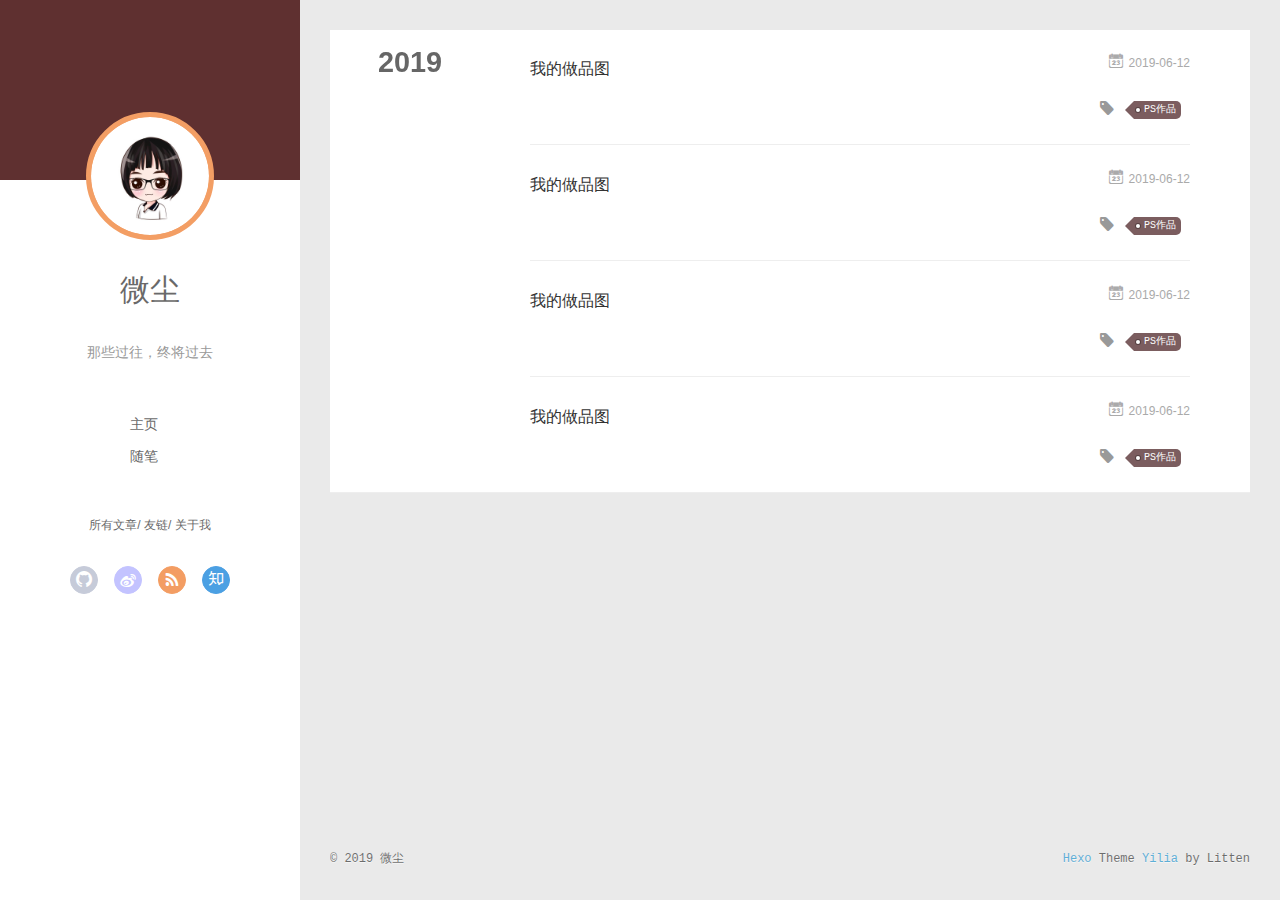
<file: archives/2019/06/index.html>
<!DOCTYPE html>
<html>
<head><meta name="generator" content="Hexo 3.8.0">
  <meta charset="utf-8">
  
  <meta name="renderer" content="webkit">
  <meta http-equiv="X-UA-Compatible" content="IE=edge">
  <link rel="dns-prefetch" href="http://yoursite.com">
  <title>Archives: 2019/6 | 青山绿水</title>
  <meta name="viewport" content="width=device-width, initial-scale=1, maximum-scale=1">
  <meta name="description" content="PS作品,个人博客">
<meta name="keywords" content="PS,个人博客">
<meta property="og:type" content="website">
<meta property="og:title" content="青山绿水">
<meta property="og:url" content="http://yoursite.com/archives/2019/06/index.html">
<meta property="og:site_name" content="青山绿水">
<meta property="og:description" content="PS作品,个人博客">
<meta property="og:locale" content="zh-CN">
<meta name="twitter:card" content="summary">
<meta name="twitter:title" content="青山绿水">
<meta name="twitter:description" content="PS作品,个人博客">
  
    <link rel="alternative" href="/atom.xml" title="青山绿水" type="application/atom+xml">
  
  
    <link rel="icon" href="/img/k2.ico">
  
  <link rel="stylesheet" type="text/css" href="/./main.0cf68a.css">
  <style type="text/css">
  
    #container.show {
      background: linear-gradient(200deg,#a0cfe4,#e8c37e);
    }
  </style>
  

  

</head>
</html>
<body>
  <div id="container" q-class="show:isCtnShow">
    <canvas id="anm-canvas" class="anm-canvas"></canvas>
    <div class="left-col" q-class="show:isShow">
      
<div class="overlay" style="background: #5f3030"></div>
<div class="intrude-less">
	<header id="header" class="inner">
		<a href="/" class="profilepic">
			<img src="/img/touxiang.jpg" class="js-avatar">
		</a>
		<hgroup>
		  <h1 class="header-author"><a href="/">微尘</a></h1>
		</hgroup>
		
		<p class="header-subtitle">那些过往，终将过去</p>
		

		<nav class="header-menu">
			<ul>
			
				<li><a href="/">主页</a></li>
	        
				<li><a href="/tags/随笔/">随笔</a></li>
	        
			</ul>
		</nav>
		<nav class="header-smart-menu">
    		
    			
    			<a q-on="click: openSlider(e, 'innerArchive')" href="javascript:void(0)">所有文章</a>
    			
            
    			
    			<a q-on="click: openSlider(e, 'friends')" href="javascript:void(0)">友链</a>
    			
            
    			
    			<a q-on="click: openSlider(e, 'aboutme')" href="javascript:void(0)">关于我</a>
    			
            
		</nav>
		<nav class="header-nav">
			<div class="social">
				
					<a class="github" target="_blank" href="#" title="github"><i class="icon-github"></i></a>
		        
					<a class="weibo" target="_blank" href="#" title="weibo"><i class="icon-weibo"></i></a>
		        
					<a class="rss" target="_blank" href="#" title="rss"><i class="icon-rss"></i></a>
		        
					<a class="zhihu" target="_blank" href="#" title="zhihu"><i class="icon-zhihu"></i></a>
		        
			</div>
		</nav>
	</header>		
</div>

    </div>
    <div class="mid-col" q-class="show:isShow,hide:isShow|isFalse">
      
<nav id="mobile-nav">
  	<div class="overlay js-overlay" style="background: #5f3030"></div>
	<div class="btnctn js-mobile-btnctn">
  		<div class="slider-trigger list" q-on="click: openSlider(e)"><i class="icon icon-sort"></i></div>
	</div>
	<div class="intrude-less">
		<header id="header" class="inner">
			<div class="profilepic">
				<img src="/img/touxiang.jpg" class="js-avatar">
			</div>
			<hgroup>
			  <h1 class="header-author js-header-author">微尘</h1>
			</hgroup>
			
			<p class="header-subtitle"><i class="icon icon-quo-left"></i>那些过往，终将过去<i class="icon icon-quo-right"></i></p>
			
			
			
				
			
				
			
			
			
			<nav class="header-nav">
				<div class="social">
					
						<a class="github" target="_blank" href="#" title="github"><i class="icon-github"></i></a>
			        
						<a class="weibo" target="_blank" href="#" title="weibo"><i class="icon-weibo"></i></a>
			        
						<a class="rss" target="_blank" href="#" title="rss"><i class="icon-rss"></i></a>
			        
						<a class="zhihu" target="_blank" href="#" title="zhihu"><i class="icon-zhihu"></i></a>
			        
				</div>
			</nav>

			<nav class="header-menu js-header-menu">
				<ul style="width: 50%">
				
				
					<li style="width: 50%"><a href="/">主页</a></li>
		        
					<li style="width: 50%"><a href="/tags/随笔/">随笔</a></li>
		        
				</ul>
			</nav>
		</header>				
	</div>
	<div class="mobile-mask" style="display:none" q-show="isShow"></div>
</nav>

      <div id="wrapper" class="body-wrap">
        <div class="menu-l">
          <div class="canvas-wrap">
            <canvas data-colors="#eaeaea" data-sectionHeight="100" data-contentId="js-content" id="myCanvas1" class="anm-canvas"></canvas>
          </div>
          <div id="js-content" class="content-ll">
            
  
  
    
    
      
      
      <section class="archives-wrap">
        <div class="archive-year-wrap">
          <a href="/archives/2019" class="archive-year">2019</a>
        </div>
        <div class="archives">
    
    <article class="archive-article archive-type-post">
  <div class="archive-article-inner">
    <header class="archive-article-header">
      	<div class="article-meta">
	      	<a href="/2019/06/12/d/" class="archive-article-date">
  	<time datetime="2019-06-12T03:03:46.000Z" itemprop="datePublished"><i class="icon-calendar icon"></i>2019-06-12</time>
</a>
        </div>
    	 
  
    <h1 itemprop="name">
      <a class="archive-article-title" href="/2019/06/12/d/">我的做品图</a>
    </h1>
  

        <div class="article-info info-on-right">
          
	<div class="article-tag tagcloud">
		<i class="icon-price-tags icon"></i>
		<ul class="article-tag-list">
			 
        		<li class="article-tag-list-item">
        			<a href="javascript:void(0)" class="js-tag article-tag-list-link color5">PS作品</a>
        		</li>
      		
		</ul>
	</div>

          

        </div>
        <div class="clearfix"></div>
    </header>
  </div>
</article>
  
    
    
    <article class="archive-article archive-type-post">
  <div class="archive-article-inner">
    <header class="archive-article-header">
      	<div class="article-meta">
	      	<a href="/2019/06/12/c/" class="archive-article-date">
  	<time datetime="2019-06-12T03:00:19.000Z" itemprop="datePublished"><i class="icon-calendar icon"></i>2019-06-12</time>
</a>
        </div>
    	 
  
    <h1 itemprop="name">
      <a class="archive-article-title" href="/2019/06/12/c/">我的做品图</a>
    </h1>
  

        <div class="article-info info-on-right">
          
	<div class="article-tag tagcloud">
		<i class="icon-price-tags icon"></i>
		<ul class="article-tag-list">
			 
        		<li class="article-tag-list-item">
        			<a href="javascript:void(0)" class="js-tag article-tag-list-link color5">PS作品</a>
        		</li>
      		
		</ul>
	</div>

          

        </div>
        <div class="clearfix"></div>
    </header>
  </div>
</article>
  
    
    
    <article class="archive-article archive-type-post">
  <div class="archive-article-inner">
    <header class="archive-article-header">
      	<div class="article-meta">
	      	<a href="/2019/06/12/b/" class="archive-article-date">
  	<time datetime="2019-06-12T02:09:15.000Z" itemprop="datePublished"><i class="icon-calendar icon"></i>2019-06-12</time>
</a>
        </div>
    	 
  
    <h1 itemprop="name">
      <a class="archive-article-title" href="/2019/06/12/b/">我的做品图</a>
    </h1>
  

        <div class="article-info info-on-right">
          
	<div class="article-tag tagcloud">
		<i class="icon-price-tags icon"></i>
		<ul class="article-tag-list">
			 
        		<li class="article-tag-list-item">
        			<a href="javascript:void(0)" class="js-tag article-tag-list-link color5">PS作品</a>
        		</li>
      		
		</ul>
	</div>

          

        </div>
        <div class="clearfix"></div>
    </header>
  </div>
</article>
  
    
    
    <article class="archive-article archive-type-post">
  <div class="archive-article-inner">
    <header class="archive-article-header">
      	<div class="article-meta">
	      	<a href="/2019/06/12/a/" class="archive-article-date">
  	<time datetime="2019-06-12T01:42:07.000Z" itemprop="datePublished"><i class="icon-calendar icon"></i>2019-06-12</time>
</a>
        </div>
    	 
  
    <h1 itemprop="name">
      <a class="archive-article-title" href="/2019/06/12/a/">我的做品图</a>
    </h1>
  

        <div class="article-info info-on-right">
          
	<div class="article-tag tagcloud">
		<i class="icon-price-tags icon"></i>
		<ul class="article-tag-list">
			 
        		<li class="article-tag-list-item">
        			<a href="javascript:void(0)" class="js-tag article-tag-list-link color5">PS作品</a>
        		</li>
      		
		</ul>
	</div>

          

        </div>
        <div class="clearfix"></div>
    </header>
  </div>
</article>
  
  
    </div></section>
  

    


          </div>
        </div>
      </div>
      <footer id="footer">
  <div class="outer">
    <div id="footer-info">
    	<div class="footer-left">
    		&copy; 2019 微尘
    	</div>
      	<div class="footer-right">
      		<a href="http://hexo.io/" target="_blank">Hexo</a>  Theme <a href="https://github.com/litten/hexo-theme-yilia" target="_blank">Yilia</a> by Litten
      	</div>
    </div>
  </div>
</footer>
    </div>
    <script>
	var yiliaConfig = {
		mathjax: false,
		isHome: false,
		isPost: false,
		isArchive: true,
		isTag: false,
		isCategory: false,
		open_in_new: false,
		toc_hide_index: true,
		root: "/",
		innerArchive: true,
		showTags: false
	}
</script>

<script>!function(t){function n(e){if(r[e])return r[e].exports;var i=r[e]={exports:{},id:e,loaded:!1};return t[e].call(i.exports,i,i.exports,n),i.loaded=!0,i.exports}var r={};n.m=t,n.c=r,n.p="./",n(0)}([function(t,n,r){r(195),t.exports=r(191)},function(t,n,r){var e=r(3),i=r(52),o=r(27),u=r(28),c=r(53),f="prototype",a=function(t,n,r){var s,l,h,v,p=t&a.F,d=t&a.G,y=t&a.S,g=t&a.P,b=t&a.B,m=d?e:y?e[n]||(e[n]={}):(e[n]||{})[f],x=d?i:i[n]||(i[n]={}),w=x[f]||(x[f]={});d&&(r=n);for(s in r)l=!p&&m&&void 0!==m[s],h=(l?m:r)[s],v=b&&l?c(h,e):g&&"function"==typeof h?c(Function.call,h):h,m&&u(m,s,h,t&a.U),x[s]!=h&&o(x,s,v),g&&w[s]!=h&&(w[s]=h)};e.core=i,a.F=1,a.G=2,a.S=4,a.P=8,a.B=16,a.W=32,a.U=64,a.R=128,t.exports=a},function(t,n,r){var e=r(6);t.exports=function(t){if(!e(t))throw TypeError(t+" is not an object!");return t}},function(t,n){var r=t.exports="undefined"!=typeof window&&window.Math==Math?window:"undefined"!=typeof self&&self.Math==Math?self:Function("return this")();"number"==typeof __g&&(__g=r)},function(t,n){t.exports=function(t){try{return!!t()}catch(t){return!0}}},function(t,n){var r=t.exports="undefined"!=typeof window&&window.Math==Math?window:"undefined"!=typeof self&&self.Math==Math?self:Function("return this")();"number"==typeof __g&&(__g=r)},function(t,n){t.exports=function(t){return"object"==typeof t?null!==t:"function"==typeof t}},function(t,n,r){var e=r(126)("wks"),i=r(76),o=r(3).Symbol,u="function"==typeof o;(t.exports=function(t){return e[t]||(e[t]=u&&o[t]||(u?o:i)("Symbol."+t))}).store=e},function(t,n){var r={}.hasOwnProperty;t.exports=function(t,n){return r.call(t,n)}},function(t,n,r){var e=r(94),i=r(33);t.exports=function(t){return e(i(t))}},function(t,n,r){t.exports=!r(4)(function(){return 7!=Object.defineProperty({},"a",{get:function(){return 7}}).a})},function(t,n,r){var e=r(2),i=r(167),o=r(50),u=Object.defineProperty;n.f=r(10)?Object.defineProperty:function(t,n,r){if(e(t),n=o(n,!0),e(r),i)try{return u(t,n,r)}catch(t){}if("get"in r||"set"in r)throw TypeError("Accessors not supported!");return"value"in r&&(t[n]=r.value),t}},function(t,n,r){t.exports=!r(18)(function(){return 7!=Object.defineProperty({},"a",{get:function(){return 7}}).a})},function(t,n,r){var e=r(14),i=r(22);t.exports=r(12)?function(t,n,r){return e.f(t,n,i(1,r))}:function(t,n,r){return t[n]=r,t}},function(t,n,r){var e=r(20),i=r(58),o=r(42),u=Object.defineProperty;n.f=r(12)?Object.defineProperty:function(t,n,r){if(e(t),n=o(n,!0),e(r),i)try{return u(t,n,r)}catch(t){}if("get"in r||"set"in r)throw TypeError("Accessors not supported!");return"value"in r&&(t[n]=r.value),t}},function(t,n,r){var e=r(40)("wks"),i=r(23),o=r(5).Symbol,u="function"==typeof o;(t.exports=function(t){return e[t]||(e[t]=u&&o[t]||(u?o:i)("Symbol."+t))}).store=e},function(t,n,r){var e=r(67),i=Math.min;t.exports=function(t){return t>0?i(e(t),9007199254740991):0}},function(t,n,r){var e=r(46);t.exports=function(t){return Object(e(t))}},function(t,n){t.exports=function(t){try{return!!t()}catch(t){return!0}}},function(t,n,r){var e=r(63),i=r(34);t.exports=Object.keys||function(t){return e(t,i)}},function(t,n,r){var e=r(21);t.exports=function(t){if(!e(t))throw TypeError(t+" is not an object!");return t}},function(t,n){t.exports=function(t){return"object"==typeof t?null!==t:"function"==typeof t}},function(t,n){t.exports=function(t,n){return{enumerable:!(1&t),configurable:!(2&t),writable:!(4&t),value:n}}},function(t,n){var r=0,e=Math.random();t.exports=function(t){return"Symbol(".concat(void 0===t?"":t,")_",(++r+e).toString(36))}},function(t,n){var r={}.hasOwnProperty;t.exports=function(t,n){return r.call(t,n)}},function(t,n){var r=t.exports={version:"2.4.0"};"number"==typeof __e&&(__e=r)},function(t,n){t.exports=function(t){if("function"!=typeof t)throw TypeError(t+" is not a function!");return t}},function(t,n,r){var e=r(11),i=r(66);t.exports=r(10)?function(t,n,r){return e.f(t,n,i(1,r))}:function(t,n,r){return t[n]=r,t}},function(t,n,r){var e=r(3),i=r(27),o=r(24),u=r(76)("src"),c="toString",f=Function[c],a=(""+f).split(c);r(52).inspectSource=function(t){return f.call(t)},(t.exports=function(t,n,r,c){var f="function"==typeof r;f&&(o(r,"name")||i(r,"name",n)),t[n]!==r&&(f&&(o(r,u)||i(r,u,t[n]?""+t[n]:a.join(String(n)))),t===e?t[n]=r:c?t[n]?t[n]=r:i(t,n,r):(delete t[n],i(t,n,r)))})(Function.prototype,c,function(){return"function"==typeof this&&this[u]||f.call(this)})},function(t,n,r){var e=r(1),i=r(4),o=r(46),u=function(t,n,r,e){var i=String(o(t)),u="<"+n;return""!==r&&(u+=" "+r+'="'+String(e).replace(/"/g,"&quot;")+'"'),u+">"+i+"</"+n+">"};t.exports=function(t,n){var r={};r[t]=n(u),e(e.P+e.F*i(function(){var n=""[t]('"');return n!==n.toLowerCase()||n.split('"').length>3}),"String",r)}},function(t,n,r){var e=r(115),i=r(46);t.exports=function(t){return e(i(t))}},function(t,n,r){var e=r(116),i=r(66),o=r(30),u=r(50),c=r(24),f=r(167),a=Object.getOwnPropertyDescriptor;n.f=r(10)?a:function(t,n){if(t=o(t),n=u(n,!0),f)try{return a(t,n)}catch(t){}if(c(t,n))return i(!e.f.call(t,n),t[n])}},function(t,n,r){var e=r(24),i=r(17),o=r(145)("IE_PROTO"),u=Object.prototype;t.exports=Object.getPrototypeOf||function(t){return t=i(t),e(t,o)?t[o]:"function"==typeof t.constructor&&t instanceof t.constructor?t.constructor.prototype:t instanceof Object?u:null}},function(t,n){t.exports=function(t){if(void 0==t)throw TypeError("Can't call method on  "+t);return t}},function(t,n){t.exports="constructor,hasOwnProperty,isPrototypeOf,propertyIsEnumerable,toLocaleString,toString,valueOf".split(",")},function(t,n){t.exports={}},function(t,n){t.exports=!0},function(t,n){n.f={}.propertyIsEnumerable},function(t,n,r){var e=r(14).f,i=r(8),o=r(15)("toStringTag");t.exports=function(t,n,r){t&&!i(t=r?t:t.prototype,o)&&e(t,o,{configurable:!0,value:n})}},function(t,n,r){var e=r(40)("keys"),i=r(23);t.exports=function(t){return e[t]||(e[t]=i(t))}},function(t,n,r){var e=r(5),i="__core-js_shared__",o=e[i]||(e[i]={});t.exports=function(t){return o[t]||(o[t]={})}},function(t,n){var r=Math.ceil,e=Math.floor;t.exports=function(t){return isNaN(t=+t)?0:(t>0?e:r)(t)}},function(t,n,r){var e=r(21);t.exports=function(t,n){if(!e(t))return t;var r,i;if(n&&"function"==typeof(r=t.toString)&&!e(i=r.call(t)))return i;if("function"==typeof(r=t.valueOf)&&!e(i=r.call(t)))return i;if(!n&&"function"==typeof(r=t.toString)&&!e(i=r.call(t)))return i;throw TypeError("Can't convert object to primitive value")}},function(t,n,r){var e=r(5),i=r(25),o=r(36),u=r(44),c=r(14).f;t.exports=function(t){var n=i.Symbol||(i.Symbol=o?{}:e.Symbol||{});"_"==t.charAt(0)||t in n||c(n,t,{value:u.f(t)})}},function(t,n,r){n.f=r(15)},function(t,n){var r={}.toString;t.exports=function(t){return r.call(t).slice(8,-1)}},function(t,n){t.exports=function(t){if(void 0==t)throw TypeError("Can't call method on  "+t);return t}},function(t,n,r){var e=r(4);t.exports=function(t,n){return!!t&&e(function(){n?t.call(null,function(){},1):t.call(null)})}},function(t,n,r){var e=r(53),i=r(115),o=r(17),u=r(16),c=r(203);t.exports=function(t,n){var r=1==t,f=2==t,a=3==t,s=4==t,l=6==t,h=5==t||l,v=n||c;return function(n,c,p){for(var d,y,g=o(n),b=i(g),m=e(c,p,3),x=u(b.length),w=0,S=r?v(n,x):f?v(n,0):void 0;x>w;w++)if((h||w in b)&&(d=b[w],y=m(d,w,g),t))if(r)S[w]=y;else if(y)switch(t){case 3:return!0;case 5:return d;case 6:return w;case 2:S.push(d)}else if(s)return!1;return l?-1:a||s?s:S}}},function(t,n,r){var e=r(1),i=r(52),o=r(4);t.exports=function(t,n){var r=(i.Object||{})[t]||Object[t],u={};u[t]=n(r),e(e.S+e.F*o(function(){r(1)}),"Object",u)}},function(t,n,r){var e=r(6);t.exports=function(t,n){if(!e(t))return t;var r,i;if(n&&"function"==typeof(r=t.toString)&&!e(i=r.call(t)))return i;if("function"==typeof(r=t.valueOf)&&!e(i=r.call(t)))return i;if(!n&&"function"==typeof(r=t.toString)&&!e(i=r.call(t)))return i;throw TypeError("Can't convert object to primitive value")}},function(t,n,r){var e=r(5),i=r(25),o=r(91),u=r(13),c="prototype",f=function(t,n,r){var a,s,l,h=t&f.F,v=t&f.G,p=t&f.S,d=t&f.P,y=t&f.B,g=t&f.W,b=v?i:i[n]||(i[n]={}),m=b[c],x=v?e:p?e[n]:(e[n]||{})[c];v&&(r=n);for(a in r)(s=!h&&x&&void 0!==x[a])&&a in b||(l=s?x[a]:r[a],b[a]=v&&"function"!=typeof x[a]?r[a]:y&&s?o(l,e):g&&x[a]==l?function(t){var n=function(n,r,e){if(this instanceof t){switch(arguments.length){case 0:return new t;case 1:return new t(n);case 2:return new t(n,r)}return new t(n,r,e)}return t.apply(this,arguments)};return n[c]=t[c],n}(l):d&&"function"==typeof l?o(Function.call,l):l,d&&((b.virtual||(b.virtual={}))[a]=l,t&f.R&&m&&!m[a]&&u(m,a,l)))};f.F=1,f.G=2,f.S=4,f.P=8,f.B=16,f.W=32,f.U=64,f.R=128,t.exports=f},function(t,n){var r=t.exports={version:"2.4.0"};"number"==typeof __e&&(__e=r)},function(t,n,r){var e=r(26);t.exports=function(t,n,r){if(e(t),void 0===n)return t;switch(r){case 1:return function(r){return t.call(n,r)};case 2:return function(r,e){return t.call(n,r,e)};case 3:return function(r,e,i){return t.call(n,r,e,i)}}return function(){return t.apply(n,arguments)}}},function(t,n,r){var e=r(183),i=r(1),o=r(126)("metadata"),u=o.store||(o.store=new(r(186))),c=function(t,n,r){var i=u.get(t);if(!i){if(!r)return;u.set(t,i=new e)}var o=i.get(n);if(!o){if(!r)return;i.set(n,o=new e)}return o},f=function(t,n,r){var e=c(n,r,!1);return void 0!==e&&e.has(t)},a=function(t,n,r){var e=c(n,r,!1);return void 0===e?void 0:e.get(t)},s=function(t,n,r,e){c(r,e,!0).set(t,n)},l=function(t,n){var r=c(t,n,!1),e=[];return r&&r.forEach(function(t,n){e.push(n)}),e},h=function(t){return void 0===t||"symbol"==typeof t?t:String(t)},v=function(t){i(i.S,"Reflect",t)};t.exports={store:u,map:c,has:f,get:a,set:s,keys:l,key:h,exp:v}},function(t,n,r){"use strict";if(r(10)){var e=r(69),i=r(3),o=r(4),u=r(1),c=r(127),f=r(152),a=r(53),s=r(68),l=r(66),h=r(27),v=r(73),p=r(67),d=r(16),y=r(75),g=r(50),b=r(24),m=r(180),x=r(114),w=r(6),S=r(17),_=r(137),O=r(70),E=r(32),P=r(71).f,j=r(154),F=r(76),M=r(7),A=r(48),N=r(117),T=r(146),I=r(155),k=r(80),L=r(123),R=r(74),C=r(130),D=r(160),U=r(11),W=r(31),G=U.f,B=W.f,V=i.RangeError,z=i.TypeError,q=i.Uint8Array,K="ArrayBuffer",J="Shared"+K,Y="BYTES_PER_ELEMENT",H="prototype",$=Array[H],X=f.ArrayBuffer,Q=f.DataView,Z=A(0),tt=A(2),nt=A(3),rt=A(4),et=A(5),it=A(6),ot=N(!0),ut=N(!1),ct=I.values,ft=I.keys,at=I.entries,st=$.lastIndexOf,lt=$.reduce,ht=$.reduceRight,vt=$.join,pt=$.sort,dt=$.slice,yt=$.toString,gt=$.toLocaleString,bt=M("iterator"),mt=M("toStringTag"),xt=F("typed_constructor"),wt=F("def_constructor"),St=c.CONSTR,_t=c.TYPED,Ot=c.VIEW,Et="Wrong length!",Pt=A(1,function(t,n){return Tt(T(t,t[wt]),n)}),jt=o(function(){return 1===new q(new Uint16Array([1]).buffer)[0]}),Ft=!!q&&!!q[H].set&&o(function(){new q(1).set({})}),Mt=function(t,n){if(void 0===t)throw z(Et);var r=+t,e=d(t);if(n&&!m(r,e))throw V(Et);return e},At=function(t,n){var r=p(t);if(r<0||r%n)throw V("Wrong offset!");return r},Nt=function(t){if(w(t)&&_t in t)return t;throw z(t+" is not a typed array!")},Tt=function(t,n){if(!(w(t)&&xt in t))throw z("It is not a typed array constructor!");return new t(n)},It=function(t,n){return kt(T(t,t[wt]),n)},kt=function(t,n){for(var r=0,e=n.length,i=Tt(t,e);e>r;)i[r]=n[r++];return i},Lt=function(t,n,r){G(t,n,{get:function(){return this._d[r]}})},Rt=function(t){var n,r,e,i,o,u,c=S(t),f=arguments.length,s=f>1?arguments[1]:void 0,l=void 0!==s,h=j(c);if(void 0!=h&&!_(h)){for(u=h.call(c),e=[],n=0;!(o=u.next()).done;n++)e.push(o.value);c=e}for(l&&f>2&&(s=a(s,arguments[2],2)),n=0,r=d(c.length),i=Tt(this,r);r>n;n++)i[n]=l?s(c[n],n):c[n];return i},Ct=function(){for(var t=0,n=arguments.length,r=Tt(this,n);n>t;)r[t]=arguments[t++];return r},Dt=!!q&&o(function(){gt.call(new q(1))}),Ut=function(){return gt.apply(Dt?dt.call(Nt(this)):Nt(this),arguments)},Wt={copyWithin:function(t,n){return D.call(Nt(this),t,n,arguments.length>2?arguments[2]:void 0)},every:function(t){return rt(Nt(this),t,arguments.length>1?arguments[1]:void 0)},fill:function(t){return C.apply(Nt(this),arguments)},filter:function(t){return It(this,tt(Nt(this),t,arguments.length>1?arguments[1]:void 0))},find:function(t){return et(Nt(this),t,arguments.length>1?arguments[1]:void 0)},findIndex:function(t){return it(Nt(this),t,arguments.length>1?arguments[1]:void 0)},forEach:function(t){Z(Nt(this),t,arguments.length>1?arguments[1]:void 0)},indexOf:function(t){return ut(Nt(this),t,arguments.length>1?arguments[1]:void 0)},includes:function(t){return ot(Nt(this),t,arguments.length>1?arguments[1]:void 0)},join:function(t){return vt.apply(Nt(this),arguments)},lastIndexOf:function(t){return st.apply(Nt(this),arguments)},map:function(t){return Pt(Nt(this),t,arguments.length>1?arguments[1]:void 0)},reduce:function(t){return lt.apply(Nt(this),arguments)},reduceRight:function(t){return ht.apply(Nt(this),arguments)},reverse:function(){for(var t,n=this,r=Nt(n).length,e=Math.floor(r/2),i=0;i<e;)t=n[i],n[i++]=n[--r],n[r]=t;return n},some:function(t){return nt(Nt(this),t,arguments.length>1?arguments[1]:void 0)},sort:function(t){return pt.call(Nt(this),t)},subarray:function(t,n){var r=Nt(this),e=r.length,i=y(t,e);return new(T(r,r[wt]))(r.buffer,r.byteOffset+i*r.BYTES_PER_ELEMENT,d((void 0===n?e:y(n,e))-i))}},Gt=function(t,n){return It(this,dt.call(Nt(this),t,n))},Bt=function(t){Nt(this);var n=At(arguments[1],1),r=this.length,e=S(t),i=d(e.length),o=0;if(i+n>r)throw V(Et);for(;o<i;)this[n+o]=e[o++]},Vt={entries:function(){return at.call(Nt(this))},keys:function(){return ft.call(Nt(this))},values:function(){return ct.call(Nt(this))}},zt=function(t,n){return w(t)&&t[_t]&&"symbol"!=typeof n&&n in t&&String(+n)==String(n)},qt=function(t,n){return zt(t,n=g(n,!0))?l(2,t[n]):B(t,n)},Kt=function(t,n,r){return!(zt(t,n=g(n,!0))&&w(r)&&b(r,"value"))||b(r,"get")||b(r,"set")||r.configurable||b(r,"writable")&&!r.writable||b(r,"enumerable")&&!r.enumerable?G(t,n,r):(t[n]=r.value,t)};St||(W.f=qt,U.f=Kt),u(u.S+u.F*!St,"Object",{getOwnPropertyDescriptor:qt,defineProperty:Kt}),o(function(){yt.call({})})&&(yt=gt=function(){return vt.call(this)});var Jt=v({},Wt);v(Jt,Vt),h(Jt,bt,Vt.values),v(Jt,{slice:Gt,set:Bt,constructor:function(){},toString:yt,toLocaleString:Ut}),Lt(Jt,"buffer","b"),Lt(Jt,"byteOffset","o"),Lt(Jt,"byteLength","l"),Lt(Jt,"length","e"),G(Jt,mt,{get:function(){return this[_t]}}),t.exports=function(t,n,r,f){f=!!f;var a=t+(f?"Clamped":"")+"Array",l="Uint8Array"!=a,v="get"+t,p="set"+t,y=i[a],g=y||{},b=y&&E(y),m=!y||!c.ABV,S={},_=y&&y[H],j=function(t,r){var e=t._d;return e.v[v](r*n+e.o,jt)},F=function(t,r,e){var i=t._d;f&&(e=(e=Math.round(e))<0?0:e>255?255:255&e),i.v[p](r*n+i.o,e,jt)},M=function(t,n){G(t,n,{get:function(){return j(this,n)},set:function(t){return F(this,n,t)},enumerable:!0})};m?(y=r(function(t,r,e,i){s(t,y,a,"_d");var o,u,c,f,l=0,v=0;if(w(r)){if(!(r instanceof X||(f=x(r))==K||f==J))return _t in r?kt(y,r):Rt.call(y,r);o=r,v=At(e,n);var p=r.byteLength;if(void 0===i){if(p%n)throw V(Et);if((u=p-v)<0)throw V(Et)}else if((u=d(i)*n)+v>p)throw V(Et);c=u/n}else c=Mt(r,!0),u=c*n,o=new X(u);for(h(t,"_d",{b:o,o:v,l:u,e:c,v:new Q(o)});l<c;)M(t,l++)}),_=y[H]=O(Jt),h(_,"constructor",y)):L(function(t){new y(null),new y(t)},!0)||(y=r(function(t,r,e,i){s(t,y,a);var o;return w(r)?r instanceof X||(o=x(r))==K||o==J?void 0!==i?new g(r,At(e,n),i):void 0!==e?new g(r,At(e,n)):new g(r):_t in r?kt(y,r):Rt.call(y,r):new g(Mt(r,l))}),Z(b!==Function.prototype?P(g).concat(P(b)):P(g),function(t){t in y||h(y,t,g[t])}),y[H]=_,e||(_.constructor=y));var A=_[bt],N=!!A&&("values"==A.name||void 0==A.name),T=Vt.values;h(y,xt,!0),h(_,_t,a),h(_,Ot,!0),h(_,wt,y),(f?new y(1)[mt]==a:mt in _)||G(_,mt,{get:function(){return a}}),S[a]=y,u(u.G+u.W+u.F*(y!=g),S),u(u.S,a,{BYTES_PER_ELEMENT:n,from:Rt,of:Ct}),Y in _||h(_,Y,n),u(u.P,a,Wt),R(a),u(u.P+u.F*Ft,a,{set:Bt}),u(u.P+u.F*!N,a,Vt),u(u.P+u.F*(_.toString!=yt),a,{toString:yt}),u(u.P+u.F*o(function(){new y(1).slice()}),a,{slice:Gt}),u(u.P+u.F*(o(function(){return[1,2].toLocaleString()!=new y([1,2]).toLocaleString()})||!o(function(){_.toLocaleString.call([1,2])})),a,{toLocaleString:Ut}),k[a]=N?A:T,e||N||h(_,bt,T)}}else t.exports=function(){}},function(t,n){var r={}.toString;t.exports=function(t){return r.call(t).slice(8,-1)}},function(t,n,r){var e=r(21),i=r(5).document,o=e(i)&&e(i.createElement);t.exports=function(t){return o?i.createElement(t):{}}},function(t,n,r){t.exports=!r(12)&&!r(18)(function(){return 7!=Object.defineProperty(r(57)("div"),"a",{get:function(){return 7}}).a})},function(t,n,r){"use strict";var e=r(36),i=r(51),o=r(64),u=r(13),c=r(8),f=r(35),a=r(96),s=r(38),l=r(103),h=r(15)("iterator"),v=!([].keys&&"next"in[].keys()),p="keys",d="values",y=function(){return this};t.exports=function(t,n,r,g,b,m,x){a(r,n,g);var w,S,_,O=function(t){if(!v&&t in F)return F[t];switch(t){case p:case d:return function(){return new r(this,t)}}return function(){return new r(this,t)}},E=n+" Iterator",P=b==d,j=!1,F=t.prototype,M=F[h]||F["@@iterator"]||b&&F[b],A=M||O(b),N=b?P?O("entries"):A:void 0,T="Array"==n?F.entries||M:M;if(T&&(_=l(T.call(new t)))!==Object.prototype&&(s(_,E,!0),e||c(_,h)||u(_,h,y)),P&&M&&M.name!==d&&(j=!0,A=function(){return M.call(this)}),e&&!x||!v&&!j&&F[h]||u(F,h,A),f[n]=A,f[E]=y,b)if(w={values:P?A:O(d),keys:m?A:O(p),entries:N},x)for(S in w)S in F||o(F,S,w[S]);else i(i.P+i.F*(v||j),n,w);return w}},function(t,n,r){var e=r(20),i=r(100),o=r(34),u=r(39)("IE_PROTO"),c=function(){},f="prototype",a=function(){var t,n=r(57)("iframe"),e=o.length;for(n.style.display="none",r(93).appendChild(n),n.src="javascript:",t=n.contentWindow.document,t.open(),t.write("<script>document.F=Object<\/script>"),t.close(),a=t.F;e--;)delete a[f][o[e]];return a()};t.exports=Object.create||function(t,n){var r;return null!==t?(c[f]=e(t),r=new c,c[f]=null,r[u]=t):r=a(),void 0===n?r:i(r,n)}},function(t,n,r){var e=r(63),i=r(34).concat("length","prototype");n.f=Object.getOwnPropertyNames||function(t){return e(t,i)}},function(t,n){n.f=Object.getOwnPropertySymbols},function(t,n,r){var e=r(8),i=r(9),o=r(90)(!1),u=r(39)("IE_PROTO");t.exports=function(t,n){var r,c=i(t),f=0,a=[];for(r in c)r!=u&&e(c,r)&&a.push(r);for(;n.length>f;)e(c,r=n[f++])&&(~o(a,r)||a.push(r));return a}},function(t,n,r){t.exports=r(13)},function(t,n,r){var e=r(76)("meta"),i=r(6),o=r(24),u=r(11).f,c=0,f=Object.isExtensible||function(){return!0},a=!r(4)(function(){return f(Object.preventExtensions({}))}),s=function(t){u(t,e,{value:{i:"O"+ ++c,w:{}}})},l=function(t,n){if(!i(t))return"symbol"==typeof t?t:("string"==typeof t?"S":"P")+t;if(!o(t,e)){if(!f(t))return"F";if(!n)return"E";s(t)}return t[e].i},h=function(t,n){if(!o(t,e)){if(!f(t))return!0;if(!n)return!1;s(t)}return t[e].w},v=function(t){return a&&p.NEED&&f(t)&&!o(t,e)&&s(t),t},p=t.exports={KEY:e,NEED:!1,fastKey:l,getWeak:h,onFreeze:v}},function(t,n){t.exports=function(t,n){return{enumerable:!(1&t),configurable:!(2&t),writable:!(4&t),value:n}}},function(t,n){var r=Math.ceil,e=Math.floor;t.exports=function(t){return isNaN(t=+t)?0:(t>0?e:r)(t)}},function(t,n){t.exports=function(t,n,r,e){if(!(t instanceof n)||void 0!==e&&e in t)throw TypeError(r+": incorrect invocation!");return t}},function(t,n){t.exports=!1},function(t,n,r){var e=r(2),i=r(173),o=r(133),u=r(145)("IE_PROTO"),c=function(){},f="prototype",a=function(){var t,n=r(132)("iframe"),e=o.length;for(n.style.display="none",r(135).appendChild(n),n.src="javascript:",t=n.contentWindow.document,t.open(),t.write("<script>document.F=Object<\/script>"),t.close(),a=t.F;e--;)delete a[f][o[e]];return a()};t.exports=Object.create||function(t,n){var r;return null!==t?(c[f]=e(t),r=new c,c[f]=null,r[u]=t):r=a(),void 0===n?r:i(r,n)}},function(t,n,r){var e=r(175),i=r(133).concat("length","prototype");n.f=Object.getOwnPropertyNames||function(t){return e(t,i)}},function(t,n,r){var e=r(175),i=r(133);t.exports=Object.keys||function(t){return e(t,i)}},function(t,n,r){var e=r(28);t.exports=function(t,n,r){for(var i in n)e(t,i,n[i],r);return t}},function(t,n,r){"use strict";var e=r(3),i=r(11),o=r(10),u=r(7)("species");t.exports=function(t){var n=e[t];o&&n&&!n[u]&&i.f(n,u,{configurable:!0,get:function(){return this}})}},function(t,n,r){var e=r(67),i=Math.max,o=Math.min;t.exports=function(t,n){return t=e(t),t<0?i(t+n,0):o(t,n)}},function(t,n){var r=0,e=Math.random();t.exports=function(t){return"Symbol(".concat(void 0===t?"":t,")_",(++r+e).toString(36))}},function(t,n,r){var e=r(33);t.exports=function(t){return Object(e(t))}},function(t,n,r){var e=r(7)("unscopables"),i=Array.prototype;void 0==i[e]&&r(27)(i,e,{}),t.exports=function(t){i[e][t]=!0}},function(t,n,r){var e=r(53),i=r(169),o=r(137),u=r(2),c=r(16),f=r(154),a={},s={},n=t.exports=function(t,n,r,l,h){var v,p,d,y,g=h?function(){return t}:f(t),b=e(r,l,n?2:1),m=0;if("function"!=typeof g)throw TypeError(t+" is not iterable!");if(o(g)){for(v=c(t.length);v>m;m++)if((y=n?b(u(p=t[m])[0],p[1]):b(t[m]))===a||y===s)return y}else for(d=g.call(t);!(p=d.next()).done;)if((y=i(d,b,p.value,n))===a||y===s)return y};n.BREAK=a,n.RETURN=s},function(t,n){t.exports={}},function(t,n,r){var e=r(11).f,i=r(24),o=r(7)("toStringTag");t.exports=function(t,n,r){t&&!i(t=r?t:t.prototype,o)&&e(t,o,{configurable:!0,value:n})}},function(t,n,r){var e=r(1),i=r(46),o=r(4),u=r(150),c="["+u+"]",f="​",a=RegExp("^"+c+c+"*"),s=RegExp(c+c+"*$"),l=function(t,n,r){var i={},c=o(function(){return!!u[t]()||f[t]()!=f}),a=i[t]=c?n(h):u[t];r&&(i[r]=a),e(e.P+e.F*c,"String",i)},h=l.trim=function(t,n){return t=String(i(t)),1&n&&(t=t.replace(a,"")),2&n&&(t=t.replace(s,"")),t};t.exports=l},function(t,n,r){t.exports={default:r(86),__esModule:!0}},function(t,n,r){t.exports={default:r(87),__esModule:!0}},function(t,n,r){"use strict";function e(t){return t&&t.__esModule?t:{default:t}}n.__esModule=!0;var i=r(84),o=e(i),u=r(83),c=e(u),f="function"==typeof c.default&&"symbol"==typeof o.default?function(t){return typeof t}:function(t){return t&&"function"==typeof c.default&&t.constructor===c.default&&t!==c.default.prototype?"symbol":typeof t};n.default="function"==typeof c.default&&"symbol"===f(o.default)?function(t){return void 0===t?"undefined":f(t)}:function(t){return t&&"function"==typeof c.default&&t.constructor===c.default&&t!==c.default.prototype?"symbol":void 0===t?"undefined":f(t)}},function(t,n,r){r(110),r(108),r(111),r(112),t.exports=r(25).Symbol},function(t,n,r){r(109),r(113),t.exports=r(44).f("iterator")},function(t,n){t.exports=function(t){if("function"!=typeof t)throw TypeError(t+" is not a function!");return t}},function(t,n){t.exports=function(){}},function(t,n,r){var e=r(9),i=r(106),o=r(105);t.exports=function(t){return function(n,r,u){var c,f=e(n),a=i(f.length),s=o(u,a);if(t&&r!=r){for(;a>s;)if((c=f[s++])!=c)return!0}else for(;a>s;s++)if((t||s in f)&&f[s]===r)return t||s||0;return!t&&-1}}},function(t,n,r){var e=r(88);t.exports=function(t,n,r){if(e(t),void 0===n)return t;switch(r){case 1:return function(r){return t.call(n,r)};case 2:return function(r,e){return t.call(n,r,e)};case 3:return function(r,e,i){return t.call(n,r,e,i)}}return function(){return t.apply(n,arguments)}}},function(t,n,r){var e=r(19),i=r(62),o=r(37);t.exports=function(t){var n=e(t),r=i.f;if(r)for(var u,c=r(t),f=o.f,a=0;c.length>a;)f.call(t,u=c[a++])&&n.push(u);return n}},function(t,n,r){t.exports=r(5).document&&document.documentElement},function(t,n,r){var e=r(56);t.exports=Object("z").propertyIsEnumerable(0)?Object:function(t){return"String"==e(t)?t.split(""):Object(t)}},function(t,n,r){var e=r(56);t.exports=Array.isArray||function(t){return"Array"==e(t)}},function(t,n,r){"use strict";var e=r(60),i=r(22),o=r(38),u={};r(13)(u,r(15)("iterator"),function(){return this}),t.exports=function(t,n,r){t.prototype=e(u,{next:i(1,r)}),o(t,n+" Iterator")}},function(t,n){t.exports=function(t,n){return{value:n,done:!!t}}},function(t,n,r){var e=r(19),i=r(9);t.exports=function(t,n){for(var r,o=i(t),u=e(o),c=u.length,f=0;c>f;)if(o[r=u[f++]]===n)return r}},function(t,n,r){var e=r(23)("meta"),i=r(21),o=r(8),u=r(14).f,c=0,f=Object.isExtensible||function(){return!0},a=!r(18)(function(){return f(Object.preventExtensions({}))}),s=function(t){u(t,e,{value:{i:"O"+ ++c,w:{}}})},l=function(t,n){if(!i(t))return"symbol"==typeof t?t:("string"==typeof t?"S":"P")+t;if(!o(t,e)){if(!f(t))return"F";if(!n)return"E";s(t)}return t[e].i},h=function(t,n){if(!o(t,e)){if(!f(t))return!0;if(!n)return!1;s(t)}return t[e].w},v=function(t){return a&&p.NEED&&f(t)&&!o(t,e)&&s(t),t},p=t.exports={KEY:e,NEED:!1,fastKey:l,getWeak:h,onFreeze:v}},function(t,n,r){var e=r(14),i=r(20),o=r(19);t.exports=r(12)?Object.defineProperties:function(t,n){i(t);for(var r,u=o(n),c=u.length,f=0;c>f;)e.f(t,r=u[f++],n[r]);return t}},function(t,n,r){var e=r(37),i=r(22),o=r(9),u=r(42),c=r(8),f=r(58),a=Object.getOwnPropertyDescriptor;n.f=r(12)?a:function(t,n){if(t=o(t),n=u(n,!0),f)try{return a(t,n)}catch(t){}if(c(t,n))return i(!e.f.call(t,n),t[n])}},function(t,n,r){var e=r(9),i=r(61).f,o={}.toString,u="object"==typeof window&&window&&Object.getOwnPropertyNames?Object.getOwnPropertyNames(window):[],c=function(t){try{return i(t)}catch(t){return u.slice()}};t.exports.f=function(t){return u&&"[object Window]"==o.call(t)?c(t):i(e(t))}},function(t,n,r){var e=r(8),i=r(77),o=r(39)("IE_PROTO"),u=Object.prototype;t.exports=Object.getPrototypeOf||function(t){return t=i(t),e(t,o)?t[o]:"function"==typeof t.constructor&&t instanceof t.constructor?t.constructor.prototype:t instanceof Object?u:null}},function(t,n,r){var e=r(41),i=r(33);t.exports=function(t){return function(n,r){var o,u,c=String(i(n)),f=e(r),a=c.length;return f<0||f>=a?t?"":void 0:(o=c.charCodeAt(f),o<55296||o>56319||f+1===a||(u=c.charCodeAt(f+1))<56320||u>57343?t?c.charAt(f):o:t?c.slice(f,f+2):u-56320+(o-55296<<10)+65536)}}},function(t,n,r){var e=r(41),i=Math.max,o=Math.min;t.exports=function(t,n){return t=e(t),t<0?i(t+n,0):o(t,n)}},function(t,n,r){var e=r(41),i=Math.min;t.exports=function(t){return t>0?i(e(t),9007199254740991):0}},function(t,n,r){"use strict";var e=r(89),i=r(97),o=r(35),u=r(9);t.exports=r(59)(Array,"Array",function(t,n){this._t=u(t),this._i=0,this._k=n},function(){var t=this._t,n=this._k,r=this._i++;return!t||r>=t.length?(this._t=void 0,i(1)):"keys"==n?i(0,r):"values"==n?i(0,t[r]):i(0,[r,t[r]])},"values"),o.Arguments=o.Array,e("keys"),e("values"),e("entries")},function(t,n){},function(t,n,r){"use strict";var e=r(104)(!0);r(59)(String,"String",function(t){this._t=String(t),this._i=0},function(){var t,n=this._t,r=this._i;return r>=n.length?{value:void 0,done:!0}:(t=e(n,r),this._i+=t.length,{value:t,done:!1})})},function(t,n,r){"use strict";var e=r(5),i=r(8),o=r(12),u=r(51),c=r(64),f=r(99).KEY,a=r(18),s=r(40),l=r(38),h=r(23),v=r(15),p=r(44),d=r(43),y=r(98),g=r(92),b=r(95),m=r(20),x=r(9),w=r(42),S=r(22),_=r(60),O=r(102),E=r(101),P=r(14),j=r(19),F=E.f,M=P.f,A=O.f,N=e.Symbol,T=e.JSON,I=T&&T.stringify,k="prototype",L=v("_hidden"),R=v("toPrimitive"),C={}.propertyIsEnumerable,D=s("symbol-registry"),U=s("symbols"),W=s("op-symbols"),G=Object[k],B="function"==typeof N,V=e.QObject,z=!V||!V[k]||!V[k].findChild,q=o&&a(function(){return 7!=_(M({},"a",{get:function(){return M(this,"a",{value:7}).a}})).a})?function(t,n,r){var e=F(G,n);e&&delete G[n],M(t,n,r),e&&t!==G&&M(G,n,e)}:M,K=function(t){var n=U[t]=_(N[k]);return n._k=t,n},J=B&&"symbol"==typeof N.iterator?function(t){return"symbol"==typeof t}:function(t){return t instanceof N},Y=function(t,n,r){return t===G&&Y(W,n,r),m(t),n=w(n,!0),m(r),i(U,n)?(r.enumerable?(i(t,L)&&t[L][n]&&(t[L][n]=!1),r=_(r,{enumerable:S(0,!1)})):(i(t,L)||M(t,L,S(1,{})),t[L][n]=!0),q(t,n,r)):M(t,n,r)},H=function(t,n){m(t);for(var r,e=g(n=x(n)),i=0,o=e.length;o>i;)Y(t,r=e[i++],n[r]);return t},$=function(t,n){return void 0===n?_(t):H(_(t),n)},X=function(t){var n=C.call(this,t=w(t,!0));return!(this===G&&i(U,t)&&!i(W,t))&&(!(n||!i(this,t)||!i(U,t)||i(this,L)&&this[L][t])||n)},Q=function(t,n){if(t=x(t),n=w(n,!0),t!==G||!i(U,n)||i(W,n)){var r=F(t,n);return!r||!i(U,n)||i(t,L)&&t[L][n]||(r.enumerable=!0),r}},Z=function(t){for(var n,r=A(x(t)),e=[],o=0;r.length>o;)i(U,n=r[o++])||n==L||n==f||e.push(n);return e},tt=function(t){for(var n,r=t===G,e=A(r?W:x(t)),o=[],u=0;e.length>u;)!i(U,n=e[u++])||r&&!i(G,n)||o.push(U[n]);return o};B||(N=function(){if(this instanceof N)throw TypeError("Symbol is not a constructor!");var t=h(arguments.length>0?arguments[0]:void 0),n=function(r){this===G&&n.call(W,r),i(this,L)&&i(this[L],t)&&(this[L][t]=!1),q(this,t,S(1,r))};return o&&z&&q(G,t,{configurable:!0,set:n}),K(t)},c(N[k],"toString",function(){return this._k}),E.f=Q,P.f=Y,r(61).f=O.f=Z,r(37).f=X,r(62).f=tt,o&&!r(36)&&c(G,"propertyIsEnumerable",X,!0),p.f=function(t){return K(v(t))}),u(u.G+u.W+u.F*!B,{Symbol:N});for(var nt="hasInstance,isConcatSpreadable,iterator,match,replace,search,species,split,toPrimitive,toStringTag,unscopables".split(","),rt=0;nt.length>rt;)v(nt[rt++]);for(var nt=j(v.store),rt=0;nt.length>rt;)d(nt[rt++]);u(u.S+u.F*!B,"Symbol",{for:function(t){return i(D,t+="")?D[t]:D[t]=N(t)},keyFor:function(t){if(J(t))return y(D,t);throw TypeError(t+" is not a symbol!")},useSetter:function(){z=!0},useSimple:function(){z=!1}}),u(u.S+u.F*!B,"Object",{create:$,defineProperty:Y,defineProperties:H,getOwnPropertyDescriptor:Q,getOwnPropertyNames:Z,getOwnPropertySymbols:tt}),T&&u(u.S+u.F*(!B||a(function(){var t=N();return"[null]"!=I([t])||"{}"!=I({a:t})||"{}"!=I(Object(t))})),"JSON",{stringify:function(t){if(void 0!==t&&!J(t)){for(var n,r,e=[t],i=1;arguments.length>i;)e.push(arguments[i++]);return n=e[1],"function"==typeof n&&(r=n),!r&&b(n)||(n=function(t,n){if(r&&(n=r.call(this,t,n)),!J(n))return n}),e[1]=n,I.apply(T,e)}}}),N[k][R]||r(13)(N[k],R,N[k].valueOf),l(N,"Symbol"),l(Math,"Math",!0),l(e.JSON,"JSON",!0)},function(t,n,r){r(43)("asyncIterator")},function(t,n,r){r(43)("observable")},function(t,n,r){r(107);for(var e=r(5),i=r(13),o=r(35),u=r(15)("toStringTag"),c=["NodeList","DOMTokenList","MediaList","StyleSheetList","CSSRuleList"],f=0;f<5;f++){var a=c[f],s=e[a],l=s&&s.prototype;l&&!l[u]&&i(l,u,a),o[a]=o.Array}},function(t,n,r){var e=r(45),i=r(7)("toStringTag"),o="Arguments"==e(function(){return arguments}()),u=function(t,n){try{return t[n]}catch(t){}};t.exports=function(t){var n,r,c;return void 0===t?"Undefined":null===t?"Null":"string"==typeof(r=u(n=Object(t),i))?r:o?e(n):"Object"==(c=e(n))&&"function"==typeof n.callee?"Arguments":c}},function(t,n,r){var e=r(45);t.exports=Object("z").propertyIsEnumerable(0)?Object:function(t){return"String"==e(t)?t.split(""):Object(t)}},function(t,n){n.f={}.propertyIsEnumerable},function(t,n,r){var e=r(30),i=r(16),o=r(75);t.exports=function(t){return function(n,r,u){var c,f=e(n),a=i(f.length),s=o(u,a);if(t&&r!=r){for(;a>s;)if((c=f[s++])!=c)return!0}else for(;a>s;s++)if((t||s in f)&&f[s]===r)return t||s||0;return!t&&-1}}},function(t,n,r){"use strict";var e=r(3),i=r(1),o=r(28),u=r(73),c=r(65),f=r(79),a=r(68),s=r(6),l=r(4),h=r(123),v=r(81),p=r(136);t.exports=function(t,n,r,d,y,g){var b=e[t],m=b,x=y?"set":"add",w=m&&m.prototype,S={},_=function(t){var n=w[t];o(w,t,"delete"==t?function(t){return!(g&&!s(t))&&n.call(this,0===t?0:t)}:"has"==t?function(t){return!(g&&!s(t))&&n.call(this,0===t?0:t)}:"get"==t?function(t){return g&&!s(t)?void 0:n.call(this,0===t?0:t)}:"add"==t?function(t){return n.call(this,0===t?0:t),this}:function(t,r){return n.call(this,0===t?0:t,r),this})};if("function"==typeof m&&(g||w.forEach&&!l(function(){(new m).entries().next()}))){var O=new m,E=O[x](g?{}:-0,1)!=O,P=l(function(){O.has(1)}),j=h(function(t){new m(t)}),F=!g&&l(function(){for(var t=new m,n=5;n--;)t[x](n,n);return!t.has(-0)});j||(m=n(function(n,r){a(n,m,t);var e=p(new b,n,m);return void 0!=r&&f(r,y,e[x],e),e}),m.prototype=w,w.constructor=m),(P||F)&&(_("delete"),_("has"),y&&_("get")),(F||E)&&_(x),g&&w.clear&&delete w.clear}else m=d.getConstructor(n,t,y,x),u(m.prototype,r),c.NEED=!0;return v(m,t),S[t]=m,i(i.G+i.W+i.F*(m!=b),S),g||d.setStrong(m,t,y),m}},function(t,n,r){"use strict";var e=r(27),i=r(28),o=r(4),u=r(46),c=r(7);t.exports=function(t,n,r){var f=c(t),a=r(u,f,""[t]),s=a[0],l=a[1];o(function(){var n={};return n[f]=function(){return 7},7!=""[t](n)})&&(i(String.prototype,t,s),e(RegExp.prototype,f,2==n?function(t,n){return l.call(t,this,n)}:function(t){return l.call(t,this)}))}
},function(t,n,r){"use strict";var e=r(2);t.exports=function(){var t=e(this),n="";return t.global&&(n+="g"),t.ignoreCase&&(n+="i"),t.multiline&&(n+="m"),t.unicode&&(n+="u"),t.sticky&&(n+="y"),n}},function(t,n){t.exports=function(t,n,r){var e=void 0===r;switch(n.length){case 0:return e?t():t.call(r);case 1:return e?t(n[0]):t.call(r,n[0]);case 2:return e?t(n[0],n[1]):t.call(r,n[0],n[1]);case 3:return e?t(n[0],n[1],n[2]):t.call(r,n[0],n[1],n[2]);case 4:return e?t(n[0],n[1],n[2],n[3]):t.call(r,n[0],n[1],n[2],n[3])}return t.apply(r,n)}},function(t,n,r){var e=r(6),i=r(45),o=r(7)("match");t.exports=function(t){var n;return e(t)&&(void 0!==(n=t[o])?!!n:"RegExp"==i(t))}},function(t,n,r){var e=r(7)("iterator"),i=!1;try{var o=[7][e]();o.return=function(){i=!0},Array.from(o,function(){throw 2})}catch(t){}t.exports=function(t,n){if(!n&&!i)return!1;var r=!1;try{var o=[7],u=o[e]();u.next=function(){return{done:r=!0}},o[e]=function(){return u},t(o)}catch(t){}return r}},function(t,n,r){t.exports=r(69)||!r(4)(function(){var t=Math.random();__defineSetter__.call(null,t,function(){}),delete r(3)[t]})},function(t,n){n.f=Object.getOwnPropertySymbols},function(t,n,r){var e=r(3),i="__core-js_shared__",o=e[i]||(e[i]={});t.exports=function(t){return o[t]||(o[t]={})}},function(t,n,r){for(var e,i=r(3),o=r(27),u=r(76),c=u("typed_array"),f=u("view"),a=!(!i.ArrayBuffer||!i.DataView),s=a,l=0,h="Int8Array,Uint8Array,Uint8ClampedArray,Int16Array,Uint16Array,Int32Array,Uint32Array,Float32Array,Float64Array".split(",");l<9;)(e=i[h[l++]])?(o(e.prototype,c,!0),o(e.prototype,f,!0)):s=!1;t.exports={ABV:a,CONSTR:s,TYPED:c,VIEW:f}},function(t,n){"use strict";var r={versions:function(){var t=window.navigator.userAgent;return{trident:t.indexOf("Trident")>-1,presto:t.indexOf("Presto")>-1,webKit:t.indexOf("AppleWebKit")>-1,gecko:t.indexOf("Gecko")>-1&&-1==t.indexOf("KHTML"),mobile:!!t.match(/AppleWebKit.*Mobile.*/),ios:!!t.match(/\(i[^;]+;( U;)? CPU.+Mac OS X/),android:t.indexOf("Android")>-1||t.indexOf("Linux")>-1,iPhone:t.indexOf("iPhone")>-1||t.indexOf("Mac")>-1,iPad:t.indexOf("iPad")>-1,webApp:-1==t.indexOf("Safari"),weixin:-1==t.indexOf("MicroMessenger")}}()};t.exports=r},function(t,n,r){"use strict";var e=r(85),i=function(t){return t&&t.__esModule?t:{default:t}}(e),o=function(){function t(t,n,e){return n||e?String.fromCharCode(n||e):r[t]||t}function n(t){return e[t]}var r={"&quot;":'"',"&lt;":"<","&gt;":">","&amp;":"&","&nbsp;":" "},e={};for(var u in r)e[r[u]]=u;return r["&apos;"]="'",e["'"]="&#39;",{encode:function(t){return t?(""+t).replace(/['<> "&]/g,n).replace(/\r?\n/g,"<br/>").replace(/\s/g,"&nbsp;"):""},decode:function(n){return n?(""+n).replace(/<br\s*\/?>/gi,"\n").replace(/&quot;|&lt;|&gt;|&amp;|&nbsp;|&apos;|&#(\d+);|&#(\d+)/g,t).replace(/\u00a0/g," "):""},encodeBase16:function(t){if(!t)return t;t+="";for(var n=[],r=0,e=t.length;e>r;r++)n.push(t.charCodeAt(r).toString(16).toUpperCase());return n.join("")},encodeBase16forJSON:function(t){if(!t)return t;t=t.replace(/[\u4E00-\u9FBF]/gi,function(t){return escape(t).replace("%u","\\u")});for(var n=[],r=0,e=t.length;e>r;r++)n.push(t.charCodeAt(r).toString(16).toUpperCase());return n.join("")},decodeBase16:function(t){if(!t)return t;t+="";for(var n=[],r=0,e=t.length;e>r;r+=2)n.push(String.fromCharCode("0x"+t.slice(r,r+2)));return n.join("")},encodeObject:function(t){if(t instanceof Array)for(var n=0,r=t.length;r>n;n++)t[n]=o.encodeObject(t[n]);else if("object"==(void 0===t?"undefined":(0,i.default)(t)))for(var e in t)t[e]=o.encodeObject(t[e]);else if("string"==typeof t)return o.encode(t);return t},loadScript:function(t){var n=document.createElement("script");document.getElementsByTagName("body")[0].appendChild(n),n.setAttribute("src",t)},addLoadEvent:function(t){var n=window.onload;"function"!=typeof window.onload?window.onload=t:window.onload=function(){n(),t()}}}}();t.exports=o},function(t,n,r){"use strict";var e=r(17),i=r(75),o=r(16);t.exports=function(t){for(var n=e(this),r=o(n.length),u=arguments.length,c=i(u>1?arguments[1]:void 0,r),f=u>2?arguments[2]:void 0,a=void 0===f?r:i(f,r);a>c;)n[c++]=t;return n}},function(t,n,r){"use strict";var e=r(11),i=r(66);t.exports=function(t,n,r){n in t?e.f(t,n,i(0,r)):t[n]=r}},function(t,n,r){var e=r(6),i=r(3).document,o=e(i)&&e(i.createElement);t.exports=function(t){return o?i.createElement(t):{}}},function(t,n){t.exports="constructor,hasOwnProperty,isPrototypeOf,propertyIsEnumerable,toLocaleString,toString,valueOf".split(",")},function(t,n,r){var e=r(7)("match");t.exports=function(t){var n=/./;try{"/./"[t](n)}catch(r){try{return n[e]=!1,!"/./"[t](n)}catch(t){}}return!0}},function(t,n,r){t.exports=r(3).document&&document.documentElement},function(t,n,r){var e=r(6),i=r(144).set;t.exports=function(t,n,r){var o,u=n.constructor;return u!==r&&"function"==typeof u&&(o=u.prototype)!==r.prototype&&e(o)&&i&&i(t,o),t}},function(t,n,r){var e=r(80),i=r(7)("iterator"),o=Array.prototype;t.exports=function(t){return void 0!==t&&(e.Array===t||o[i]===t)}},function(t,n,r){var e=r(45);t.exports=Array.isArray||function(t){return"Array"==e(t)}},function(t,n,r){"use strict";var e=r(70),i=r(66),o=r(81),u={};r(27)(u,r(7)("iterator"),function(){return this}),t.exports=function(t,n,r){t.prototype=e(u,{next:i(1,r)}),o(t,n+" Iterator")}},function(t,n,r){"use strict";var e=r(69),i=r(1),o=r(28),u=r(27),c=r(24),f=r(80),a=r(139),s=r(81),l=r(32),h=r(7)("iterator"),v=!([].keys&&"next"in[].keys()),p="keys",d="values",y=function(){return this};t.exports=function(t,n,r,g,b,m,x){a(r,n,g);var w,S,_,O=function(t){if(!v&&t in F)return F[t];switch(t){case p:case d:return function(){return new r(this,t)}}return function(){return new r(this,t)}},E=n+" Iterator",P=b==d,j=!1,F=t.prototype,M=F[h]||F["@@iterator"]||b&&F[b],A=M||O(b),N=b?P?O("entries"):A:void 0,T="Array"==n?F.entries||M:M;if(T&&(_=l(T.call(new t)))!==Object.prototype&&(s(_,E,!0),e||c(_,h)||u(_,h,y)),P&&M&&M.name!==d&&(j=!0,A=function(){return M.call(this)}),e&&!x||!v&&!j&&F[h]||u(F,h,A),f[n]=A,f[E]=y,b)if(w={values:P?A:O(d),keys:m?A:O(p),entries:N},x)for(S in w)S in F||o(F,S,w[S]);else i(i.P+i.F*(v||j),n,w);return w}},function(t,n){var r=Math.expm1;t.exports=!r||r(10)>22025.465794806718||r(10)<22025.465794806718||-2e-17!=r(-2e-17)?function(t){return 0==(t=+t)?t:t>-1e-6&&t<1e-6?t+t*t/2:Math.exp(t)-1}:r},function(t,n){t.exports=Math.sign||function(t){return 0==(t=+t)||t!=t?t:t<0?-1:1}},function(t,n,r){var e=r(3),i=r(151).set,o=e.MutationObserver||e.WebKitMutationObserver,u=e.process,c=e.Promise,f="process"==r(45)(u);t.exports=function(){var t,n,r,a=function(){var e,i;for(f&&(e=u.domain)&&e.exit();t;){i=t.fn,t=t.next;try{i()}catch(e){throw t?r():n=void 0,e}}n=void 0,e&&e.enter()};if(f)r=function(){u.nextTick(a)};else if(o){var s=!0,l=document.createTextNode("");new o(a).observe(l,{characterData:!0}),r=function(){l.data=s=!s}}else if(c&&c.resolve){var h=c.resolve();r=function(){h.then(a)}}else r=function(){i.call(e,a)};return function(e){var i={fn:e,next:void 0};n&&(n.next=i),t||(t=i,r()),n=i}}},function(t,n,r){var e=r(6),i=r(2),o=function(t,n){if(i(t),!e(n)&&null!==n)throw TypeError(n+": can't set as prototype!")};t.exports={set:Object.setPrototypeOf||("__proto__"in{}?function(t,n,e){try{e=r(53)(Function.call,r(31).f(Object.prototype,"__proto__").set,2),e(t,[]),n=!(t instanceof Array)}catch(t){n=!0}return function(t,r){return o(t,r),n?t.__proto__=r:e(t,r),t}}({},!1):void 0),check:o}},function(t,n,r){var e=r(126)("keys"),i=r(76);t.exports=function(t){return e[t]||(e[t]=i(t))}},function(t,n,r){var e=r(2),i=r(26),o=r(7)("species");t.exports=function(t,n){var r,u=e(t).constructor;return void 0===u||void 0==(r=e(u)[o])?n:i(r)}},function(t,n,r){var e=r(67),i=r(46);t.exports=function(t){return function(n,r){var o,u,c=String(i(n)),f=e(r),a=c.length;return f<0||f>=a?t?"":void 0:(o=c.charCodeAt(f),o<55296||o>56319||f+1===a||(u=c.charCodeAt(f+1))<56320||u>57343?t?c.charAt(f):o:t?c.slice(f,f+2):u-56320+(o-55296<<10)+65536)}}},function(t,n,r){var e=r(122),i=r(46);t.exports=function(t,n,r){if(e(n))throw TypeError("String#"+r+" doesn't accept regex!");return String(i(t))}},function(t,n,r){"use strict";var e=r(67),i=r(46);t.exports=function(t){var n=String(i(this)),r="",o=e(t);if(o<0||o==1/0)throw RangeError("Count can't be negative");for(;o>0;(o>>>=1)&&(n+=n))1&o&&(r+=n);return r}},function(t,n){t.exports="\t\n\v\f\r   ᠎             　\u2028\u2029\ufeff"},function(t,n,r){var e,i,o,u=r(53),c=r(121),f=r(135),a=r(132),s=r(3),l=s.process,h=s.setImmediate,v=s.clearImmediate,p=s.MessageChannel,d=0,y={},g="onreadystatechange",b=function(){var t=+this;if(y.hasOwnProperty(t)){var n=y[t];delete y[t],n()}},m=function(t){b.call(t.data)};h&&v||(h=function(t){for(var n=[],r=1;arguments.length>r;)n.push(arguments[r++]);return y[++d]=function(){c("function"==typeof t?t:Function(t),n)},e(d),d},v=function(t){delete y[t]},"process"==r(45)(l)?e=function(t){l.nextTick(u(b,t,1))}:p?(i=new p,o=i.port2,i.port1.onmessage=m,e=u(o.postMessage,o,1)):s.addEventListener&&"function"==typeof postMessage&&!s.importScripts?(e=function(t){s.postMessage(t+"","*")},s.addEventListener("message",m,!1)):e=g in a("script")?function(t){f.appendChild(a("script"))[g]=function(){f.removeChild(this),b.call(t)}}:function(t){setTimeout(u(b,t,1),0)}),t.exports={set:h,clear:v}},function(t,n,r){"use strict";var e=r(3),i=r(10),o=r(69),u=r(127),c=r(27),f=r(73),a=r(4),s=r(68),l=r(67),h=r(16),v=r(71).f,p=r(11).f,d=r(130),y=r(81),g="ArrayBuffer",b="DataView",m="prototype",x="Wrong length!",w="Wrong index!",S=e[g],_=e[b],O=e.Math,E=e.RangeError,P=e.Infinity,j=S,F=O.abs,M=O.pow,A=O.floor,N=O.log,T=O.LN2,I="buffer",k="byteLength",L="byteOffset",R=i?"_b":I,C=i?"_l":k,D=i?"_o":L,U=function(t,n,r){var e,i,o,u=Array(r),c=8*r-n-1,f=(1<<c)-1,a=f>>1,s=23===n?M(2,-24)-M(2,-77):0,l=0,h=t<0||0===t&&1/t<0?1:0;for(t=F(t),t!=t||t===P?(i=t!=t?1:0,e=f):(e=A(N(t)/T),t*(o=M(2,-e))<1&&(e--,o*=2),t+=e+a>=1?s/o:s*M(2,1-a),t*o>=2&&(e++,o/=2),e+a>=f?(i=0,e=f):e+a>=1?(i=(t*o-1)*M(2,n),e+=a):(i=t*M(2,a-1)*M(2,n),e=0));n>=8;u[l++]=255&i,i/=256,n-=8);for(e=e<<n|i,c+=n;c>0;u[l++]=255&e,e/=256,c-=8);return u[--l]|=128*h,u},W=function(t,n,r){var e,i=8*r-n-1,o=(1<<i)-1,u=o>>1,c=i-7,f=r-1,a=t[f--],s=127&a;for(a>>=7;c>0;s=256*s+t[f],f--,c-=8);for(e=s&(1<<-c)-1,s>>=-c,c+=n;c>0;e=256*e+t[f],f--,c-=8);if(0===s)s=1-u;else{if(s===o)return e?NaN:a?-P:P;e+=M(2,n),s-=u}return(a?-1:1)*e*M(2,s-n)},G=function(t){return t[3]<<24|t[2]<<16|t[1]<<8|t[0]},B=function(t){return[255&t]},V=function(t){return[255&t,t>>8&255]},z=function(t){return[255&t,t>>8&255,t>>16&255,t>>24&255]},q=function(t){return U(t,52,8)},K=function(t){return U(t,23,4)},J=function(t,n,r){p(t[m],n,{get:function(){return this[r]}})},Y=function(t,n,r,e){var i=+r,o=l(i);if(i!=o||o<0||o+n>t[C])throw E(w);var u=t[R]._b,c=o+t[D],f=u.slice(c,c+n);return e?f:f.reverse()},H=function(t,n,r,e,i,o){var u=+r,c=l(u);if(u!=c||c<0||c+n>t[C])throw E(w);for(var f=t[R]._b,a=c+t[D],s=e(+i),h=0;h<n;h++)f[a+h]=s[o?h:n-h-1]},$=function(t,n){s(t,S,g);var r=+n,e=h(r);if(r!=e)throw E(x);return e};if(u.ABV){if(!a(function(){new S})||!a(function(){new S(.5)})){S=function(t){return new j($(this,t))};for(var X,Q=S[m]=j[m],Z=v(j),tt=0;Z.length>tt;)(X=Z[tt++])in S||c(S,X,j[X]);o||(Q.constructor=S)}var nt=new _(new S(2)),rt=_[m].setInt8;nt.setInt8(0,2147483648),nt.setInt8(1,2147483649),!nt.getInt8(0)&&nt.getInt8(1)||f(_[m],{setInt8:function(t,n){rt.call(this,t,n<<24>>24)},setUint8:function(t,n){rt.call(this,t,n<<24>>24)}},!0)}else S=function(t){var n=$(this,t);this._b=d.call(Array(n),0),this[C]=n},_=function(t,n,r){s(this,_,b),s(t,S,b);var e=t[C],i=l(n);if(i<0||i>e)throw E("Wrong offset!");if(r=void 0===r?e-i:h(r),i+r>e)throw E(x);this[R]=t,this[D]=i,this[C]=r},i&&(J(S,k,"_l"),J(_,I,"_b"),J(_,k,"_l"),J(_,L,"_o")),f(_[m],{getInt8:function(t){return Y(this,1,t)[0]<<24>>24},getUint8:function(t){return Y(this,1,t)[0]},getInt16:function(t){var n=Y(this,2,t,arguments[1]);return(n[1]<<8|n[0])<<16>>16},getUint16:function(t){var n=Y(this,2,t,arguments[1]);return n[1]<<8|n[0]},getInt32:function(t){return G(Y(this,4,t,arguments[1]))},getUint32:function(t){return G(Y(this,4,t,arguments[1]))>>>0},getFloat32:function(t){return W(Y(this,4,t,arguments[1]),23,4)},getFloat64:function(t){return W(Y(this,8,t,arguments[1]),52,8)},setInt8:function(t,n){H(this,1,t,B,n)},setUint8:function(t,n){H(this,1,t,B,n)},setInt16:function(t,n){H(this,2,t,V,n,arguments[2])},setUint16:function(t,n){H(this,2,t,V,n,arguments[2])},setInt32:function(t,n){H(this,4,t,z,n,arguments[2])},setUint32:function(t,n){H(this,4,t,z,n,arguments[2])},setFloat32:function(t,n){H(this,4,t,K,n,arguments[2])},setFloat64:function(t,n){H(this,8,t,q,n,arguments[2])}});y(S,g),y(_,b),c(_[m],u.VIEW,!0),n[g]=S,n[b]=_},function(t,n,r){var e=r(3),i=r(52),o=r(69),u=r(182),c=r(11).f;t.exports=function(t){var n=i.Symbol||(i.Symbol=o?{}:e.Symbol||{});"_"==t.charAt(0)||t in n||c(n,t,{value:u.f(t)})}},function(t,n,r){var e=r(114),i=r(7)("iterator"),o=r(80);t.exports=r(52).getIteratorMethod=function(t){if(void 0!=t)return t[i]||t["@@iterator"]||o[e(t)]}},function(t,n,r){"use strict";var e=r(78),i=r(170),o=r(80),u=r(30);t.exports=r(140)(Array,"Array",function(t,n){this._t=u(t),this._i=0,this._k=n},function(){var t=this._t,n=this._k,r=this._i++;return!t||r>=t.length?(this._t=void 0,i(1)):"keys"==n?i(0,r):"values"==n?i(0,t[r]):i(0,[r,t[r]])},"values"),o.Arguments=o.Array,e("keys"),e("values"),e("entries")},function(t,n){function r(t,n){t.classList?t.classList.add(n):t.className+=" "+n}t.exports=r},function(t,n){function r(t,n){if(t.classList)t.classList.remove(n);else{var r=new RegExp("(^|\\b)"+n.split(" ").join("|")+"(\\b|$)","gi");t.className=t.className.replace(r," ")}}t.exports=r},function(t,n){function r(){throw new Error("setTimeout has not been defined")}function e(){throw new Error("clearTimeout has not been defined")}function i(t){if(s===setTimeout)return setTimeout(t,0);if((s===r||!s)&&setTimeout)return s=setTimeout,setTimeout(t,0);try{return s(t,0)}catch(n){try{return s.call(null,t,0)}catch(n){return s.call(this,t,0)}}}function o(t){if(l===clearTimeout)return clearTimeout(t);if((l===e||!l)&&clearTimeout)return l=clearTimeout,clearTimeout(t);try{return l(t)}catch(n){try{return l.call(null,t)}catch(n){return l.call(this,t)}}}function u(){d&&v&&(d=!1,v.length?p=v.concat(p):y=-1,p.length&&c())}function c(){if(!d){var t=i(u);d=!0;for(var n=p.length;n;){for(v=p,p=[];++y<n;)v&&v[y].run();y=-1,n=p.length}v=null,d=!1,o(t)}}function f(t,n){this.fun=t,this.array=n}function a(){}var s,l,h=t.exports={};!function(){try{s="function"==typeof setTimeout?setTimeout:r}catch(t){s=r}try{l="function"==typeof clearTimeout?clearTimeout:e}catch(t){l=e}}();var v,p=[],d=!1,y=-1;h.nextTick=function(t){var n=new Array(arguments.length-1);if(arguments.length>1)for(var r=1;r<arguments.length;r++)n[r-1]=arguments[r];p.push(new f(t,n)),1!==p.length||d||i(c)},f.prototype.run=function(){this.fun.apply(null,this.array)},h.title="browser",h.browser=!0,h.env={},h.argv=[],h.version="",h.versions={},h.on=a,h.addListener=a,h.once=a,h.off=a,h.removeListener=a,h.removeAllListeners=a,h.emit=a,h.prependListener=a,h.prependOnceListener=a,h.listeners=function(t){return[]},h.binding=function(t){throw new Error("process.binding is not supported")},h.cwd=function(){return"/"},h.chdir=function(t){throw new Error("process.chdir is not supported")},h.umask=function(){return 0}},function(t,n,r){var e=r(45);t.exports=function(t,n){if("number"!=typeof t&&"Number"!=e(t))throw TypeError(n);return+t}},function(t,n,r){"use strict";var e=r(17),i=r(75),o=r(16);t.exports=[].copyWithin||function(t,n){var r=e(this),u=o(r.length),c=i(t,u),f=i(n,u),a=arguments.length>2?arguments[2]:void 0,s=Math.min((void 0===a?u:i(a,u))-f,u-c),l=1;for(f<c&&c<f+s&&(l=-1,f+=s-1,c+=s-1);s-- >0;)f in r?r[c]=r[f]:delete r[c],c+=l,f+=l;return r}},function(t,n,r){var e=r(79);t.exports=function(t,n){var r=[];return e(t,!1,r.push,r,n),r}},function(t,n,r){var e=r(26),i=r(17),o=r(115),u=r(16);t.exports=function(t,n,r,c,f){e(n);var a=i(t),s=o(a),l=u(a.length),h=f?l-1:0,v=f?-1:1;if(r<2)for(;;){if(h in s){c=s[h],h+=v;break}if(h+=v,f?h<0:l<=h)throw TypeError("Reduce of empty array with no initial value")}for(;f?h>=0:l>h;h+=v)h in s&&(c=n(c,s[h],h,a));return c}},function(t,n,r){"use strict";var e=r(26),i=r(6),o=r(121),u=[].slice,c={},f=function(t,n,r){if(!(n in c)){for(var e=[],i=0;i<n;i++)e[i]="a["+i+"]";c[n]=Function("F,a","return new F("+e.join(",")+")")}return c[n](t,r)};t.exports=Function.bind||function(t){var n=e(this),r=u.call(arguments,1),c=function(){var e=r.concat(u.call(arguments));return this instanceof c?f(n,e.length,e):o(n,e,t)};return i(n.prototype)&&(c.prototype=n.prototype),c}},function(t,n,r){"use strict";var e=r(11).f,i=r(70),o=r(73),u=r(53),c=r(68),f=r(46),a=r(79),s=r(140),l=r(170),h=r(74),v=r(10),p=r(65).fastKey,d=v?"_s":"size",y=function(t,n){var r,e=p(n);if("F"!==e)return t._i[e];for(r=t._f;r;r=r.n)if(r.k==n)return r};t.exports={getConstructor:function(t,n,r,s){var l=t(function(t,e){c(t,l,n,"_i"),t._i=i(null),t._f=void 0,t._l=void 0,t[d]=0,void 0!=e&&a(e,r,t[s],t)});return o(l.prototype,{clear:function(){for(var t=this,n=t._i,r=t._f;r;r=r.n)r.r=!0,r.p&&(r.p=r.p.n=void 0),delete n[r.i];t._f=t._l=void 0,t[d]=0},delete:function(t){var n=this,r=y(n,t);if(r){var e=r.n,i=r.p;delete n._i[r.i],r.r=!0,i&&(i.n=e),e&&(e.p=i),n._f==r&&(n._f=e),n._l==r&&(n._l=i),n[d]--}return!!r},forEach:function(t){c(this,l,"forEach");for(var n,r=u(t,arguments.length>1?arguments[1]:void 0,3);n=n?n.n:this._f;)for(r(n.v,n.k,this);n&&n.r;)n=n.p},has:function(t){return!!y(this,t)}}),v&&e(l.prototype,"size",{get:function(){return f(this[d])}}),l},def:function(t,n,r){var e,i,o=y(t,n);return o?o.v=r:(t._l=o={i:i=p(n,!0),k:n,v:r,p:e=t._l,n:void 0,r:!1},t._f||(t._f=o),e&&(e.n=o),t[d]++,"F"!==i&&(t._i[i]=o)),t},getEntry:y,setStrong:function(t,n,r){s(t,n,function(t,n){this._t=t,this._k=n,this._l=void 0},function(){for(var t=this,n=t._k,r=t._l;r&&r.r;)r=r.p;return t._t&&(t._l=r=r?r.n:t._t._f)?"keys"==n?l(0,r.k):"values"==n?l(0,r.v):l(0,[r.k,r.v]):(t._t=void 0,l(1))},r?"entries":"values",!r,!0),h(n)}}},function(t,n,r){var e=r(114),i=r(161);t.exports=function(t){return function(){if(e(this)!=t)throw TypeError(t+"#toJSON isn't generic");return i(this)}}},function(t,n,r){"use strict";var e=r(73),i=r(65).getWeak,o=r(2),u=r(6),c=r(68),f=r(79),a=r(48),s=r(24),l=a(5),h=a(6),v=0,p=function(t){return t._l||(t._l=new d)},d=function(){this.a=[]},y=function(t,n){return l(t.a,function(t){return t[0]===n})};d.prototype={get:function(t){var n=y(this,t);if(n)return n[1]},has:function(t){return!!y(this,t)},set:function(t,n){var r=y(this,t);r?r[1]=n:this.a.push([t,n])},delete:function(t){var n=h(this.a,function(n){return n[0]===t});return~n&&this.a.splice(n,1),!!~n}},t.exports={getConstructor:function(t,n,r,o){var a=t(function(t,e){c(t,a,n,"_i"),t._i=v++,t._l=void 0,void 0!=e&&f(e,r,t[o],t)});return e(a.prototype,{delete:function(t){if(!u(t))return!1;var n=i(t);return!0===n?p(this).delete(t):n&&s(n,this._i)&&delete n[this._i]},has:function(t){if(!u(t))return!1;var n=i(t);return!0===n?p(this).has(t):n&&s(n,this._i)}}),a},def:function(t,n,r){var e=i(o(n),!0);return!0===e?p(t).set(n,r):e[t._i]=r,t},ufstore:p}},function(t,n,r){t.exports=!r(10)&&!r(4)(function(){return 7!=Object.defineProperty(r(132)("div"),"a",{get:function(){return 7}}).a})},function(t,n,r){var e=r(6),i=Math.floor;t.exports=function(t){return!e(t)&&isFinite(t)&&i(t)===t}},function(t,n,r){var e=r(2);t.exports=function(t,n,r,i){try{return i?n(e(r)[0],r[1]):n(r)}catch(n){var o=t.return;throw void 0!==o&&e(o.call(t)),n}}},function(t,n){t.exports=function(t,n){return{value:n,done:!!t}}},function(t,n){t.exports=Math.log1p||function(t){return(t=+t)>-1e-8&&t<1e-8?t-t*t/2:Math.log(1+t)}},function(t,n,r){"use strict";var e=r(72),i=r(125),o=r(116),u=r(17),c=r(115),f=Object.assign;t.exports=!f||r(4)(function(){var t={},n={},r=Symbol(),e="abcdefghijklmnopqrst";return t[r]=7,e.split("").forEach(function(t){n[t]=t}),7!=f({},t)[r]||Object.keys(f({},n)).join("")!=e})?function(t,n){for(var r=u(t),f=arguments.length,a=1,s=i.f,l=o.f;f>a;)for(var h,v=c(arguments[a++]),p=s?e(v).concat(s(v)):e(v),d=p.length,y=0;d>y;)l.call(v,h=p[y++])&&(r[h]=v[h]);return r}:f},function(t,n,r){var e=r(11),i=r(2),o=r(72);t.exports=r(10)?Object.defineProperties:function(t,n){i(t);for(var r,u=o(n),c=u.length,f=0;c>f;)e.f(t,r=u[f++],n[r]);return t}},function(t,n,r){var e=r(30),i=r(71).f,o={}.toString,u="object"==typeof window&&window&&Object.getOwnPropertyNames?Object.getOwnPropertyNames(window):[],c=function(t){try{return i(t)}catch(t){return u.slice()}};t.exports.f=function(t){return u&&"[object Window]"==o.call(t)?c(t):i(e(t))}},function(t,n,r){var e=r(24),i=r(30),o=r(117)(!1),u=r(145)("IE_PROTO");t.exports=function(t,n){var r,c=i(t),f=0,a=[];for(r in c)r!=u&&e(c,r)&&a.push(r);for(;n.length>f;)e(c,r=n[f++])&&(~o(a,r)||a.push(r));return a}},function(t,n,r){var e=r(72),i=r(30),o=r(116).f;t.exports=function(t){return function(n){for(var r,u=i(n),c=e(u),f=c.length,a=0,s=[];f>a;)o.call(u,r=c[a++])&&s.push(t?[r,u[r]]:u[r]);return s}}},function(t,n,r){var e=r(71),i=r(125),o=r(2),u=r(3).Reflect;t.exports=u&&u.ownKeys||function(t){var n=e.f(o(t)),r=i.f;return r?n.concat(r(t)):n}},function(t,n,r){var e=r(3).parseFloat,i=r(82).trim;t.exports=1/e(r(150)+"-0")!=-1/0?function(t){var n=i(String(t),3),r=e(n);return 0===r&&"-"==n.charAt(0)?-0:r}:e},function(t,n,r){var e=r(3).parseInt,i=r(82).trim,o=r(150),u=/^[\-+]?0[xX]/;t.exports=8!==e(o+"08")||22!==e(o+"0x16")?function(t,n){var r=i(String(t),3);return e(r,n>>>0||(u.test(r)?16:10))}:e},function(t,n){t.exports=Object.is||function(t,n){return t===n?0!==t||1/t==1/n:t!=t&&n!=n}},function(t,n,r){var e=r(16),i=r(149),o=r(46);t.exports=function(t,n,r,u){var c=String(o(t)),f=c.length,a=void 0===r?" ":String(r),s=e(n);if(s<=f||""==a)return c;var l=s-f,h=i.call(a,Math.ceil(l/a.length));return h.length>l&&(h=h.slice(0,l)),u?h+c:c+h}},function(t,n,r){n.f=r(7)},function(t,n,r){"use strict";var e=r(164);t.exports=r(118)("Map",function(t){return function(){return t(this,arguments.length>0?arguments[0]:void 0)}},{get:function(t){var n=e.getEntry(this,t);return n&&n.v},set:function(t,n){return e.def(this,0===t?0:t,n)}},e,!0)},function(t,n,r){r(10)&&"g"!=/./g.flags&&r(11).f(RegExp.prototype,"flags",{configurable:!0,get:r(120)})},function(t,n,r){"use strict";var e=r(164);t.exports=r(118)("Set",function(t){return function(){return t(this,arguments.length>0?arguments[0]:void 0)}},{add:function(t){return e.def(this,t=0===t?0:t,t)}},e)},function(t,n,r){"use strict";var e,i=r(48)(0),o=r(28),u=r(65),c=r(172),f=r(166),a=r(6),s=u.getWeak,l=Object.isExtensible,h=f.ufstore,v={},p=function(t){return function(){return t(this,arguments.length>0?arguments[0]:void 0)}},d={get:function(t){if(a(t)){var n=s(t);return!0===n?h(this).get(t):n?n[this._i]:void 0}},set:function(t,n){return f.def(this,t,n)}},y=t.exports=r(118)("WeakMap",p,d,f,!0,!0);7!=(new y).set((Object.freeze||Object)(v),7).get(v)&&(e=f.getConstructor(p),c(e.prototype,d),u.NEED=!0,i(["delete","has","get","set"],function(t){var n=y.prototype,r=n[t];o(n,t,function(n,i){if(a(n)&&!l(n)){this._f||(this._f=new e);var o=this._f[t](n,i);return"set"==t?this:o}return r.call(this,n,i)})}))},,,,function(t,n){"use strict";function r(){var t=document.querySelector("#page-nav");if(t&&!document.querySelector("#page-nav .extend.prev")&&(t.innerHTML='<a class="extend prev disabled" rel="prev">&laquo; Prev</a>'+t.innerHTML),t&&!document.querySelector("#page-nav .extend.next")&&(t.innerHTML=t.innerHTML+'<a class="extend next disabled" rel="next">Next &raquo;</a>'),yiliaConfig&&yiliaConfig.open_in_new){document.querySelectorAll(".article-entry a:not(.article-more-a)").forEach(function(t){var n=t.getAttribute("target");n&&""!==n||t.setAttribute("target","_blank")})}if(yiliaConfig&&yiliaConfig.toc_hide_index){document.querySelectorAll(".toc-number").forEach(function(t){t.style.display="none"})}var n=document.querySelector("#js-aboutme");n&&0!==n.length&&(n.innerHTML=n.innerText)}t.exports={init:r}},function(t,n,r){"use strict";function e(t){return t&&t.__esModule?t:{default:t}}function i(t,n){var r=/\/|index.html/g;return t.replace(r,"")===n.replace(r,"")}function o(){for(var t=document.querySelectorAll(".js-header-menu li a"),n=window.location.pathname,r=0,e=t.length;r<e;r++){var o=t[r];i(n,o.getAttribute("href"))&&(0,h.default)(o,"active")}}function u(t){for(var n=t.offsetLeft,r=t.offsetParent;null!==r;)n+=r.offsetLeft,r=r.offsetParent;return n}function c(t){for(var n=t.offsetTop,r=t.offsetParent;null!==r;)n+=r.offsetTop,r=r.offsetParent;return n}function f(t,n,r,e,i){var o=u(t),f=c(t)-n;if(f-r<=i){var a=t.$newDom;a||(a=t.cloneNode(!0),(0,d.default)(t,a),t.$newDom=a,a.style.position="fixed",a.style.top=(r||f)+"px",a.style.left=o+"px",a.style.zIndex=e||2,a.style.width="100%",a.style.color="#fff"),a.style.visibility="visible",t.style.visibility="hidden"}else{t.style.visibility="visible";var s=t.$newDom;s&&(s.style.visibility="hidden")}}function a(){var t=document.querySelector(".js-overlay"),n=document.querySelector(".js-header-menu");f(t,document.body.scrollTop,-63,2,0),f(n,document.body.scrollTop,1,3,0)}function s(){document.querySelector("#container").addEventListener("scroll",function(t){a()}),window.addEventListener("scroll",function(t){a()}),a()}var l=r(156),h=e(l),v=r(157),p=(e(v),r(382)),d=e(p),y=r(128),g=e(y),b=r(190),m=e(b),x=r(129);(function(){g.default.versions.mobile&&window.screen.width<800&&(o(),s())})(),(0,x.addLoadEvent)(function(){m.default.init()}),t.exports={}},,,,function(t,n,r){(function(t){"use strict";function n(t,n,r){t[n]||Object[e](t,n,{writable:!0,configurable:!0,value:r})}if(r(381),r(391),r(198),t._babelPolyfill)throw new Error("only one instance of babel-polyfill is allowed");t._babelPolyfill=!0;var e="defineProperty";n(String.prototype,"padLeft","".padStart),n(String.prototype,"padRight","".padEnd),"pop,reverse,shift,keys,values,entries,indexOf,every,some,forEach,map,filter,find,findIndex,includes,join,slice,concat,push,splice,unshift,sort,lastIndexOf,reduce,reduceRight,copyWithin,fill".split(",").forEach(function(t){[][t]&&n(Array,t,Function.call.bind([][t]))})}).call(n,function(){return this}())},,,function(t,n,r){r(210),t.exports=r(52).RegExp.escape},,,,function(t,n,r){var e=r(6),i=r(138),o=r(7)("species");t.exports=function(t){var n;return i(t)&&(n=t.constructor,"function"!=typeof n||n!==Array&&!i(n.prototype)||(n=void 0),e(n)&&null===(n=n[o])&&(n=void 0)),void 0===n?Array:n}},function(t,n,r){var e=r(202);t.exports=function(t,n){return new(e(t))(n)}},function(t,n,r){"use strict";var e=r(2),i=r(50),o="number";t.exports=function(t){if("string"!==t&&t!==o&&"default"!==t)throw TypeError("Incorrect hint");return i(e(this),t!=o)}},function(t,n,r){var e=r(72),i=r(125),o=r(116);t.exports=function(t){var n=e(t),r=i.f;if(r)for(var u,c=r(t),f=o.f,a=0;c.length>a;)f.call(t,u=c[a++])&&n.push(u);return n}},function(t,n,r){var e=r(72),i=r(30);t.exports=function(t,n){for(var r,o=i(t),u=e(o),c=u.length,f=0;c>f;)if(o[r=u[f++]]===n)return r}},function(t,n,r){"use strict";var e=r(208),i=r(121),o=r(26);t.exports=function(){for(var t=o(this),n=arguments.length,r=Array(n),u=0,c=e._,f=!1;n>u;)(r[u]=arguments[u++])===c&&(f=!0);return function(){var e,o=this,u=arguments.length,a=0,s=0;if(!f&&!u)return i(t,r,o);if(e=r.slice(),f)for(;n>a;a++)e[a]===c&&(e[a]=arguments[s++]);for(;u>s;)e.push(arguments[s++]);return i(t,e,o)}}},function(t,n,r){t.exports=r(3)},function(t,n){t.exports=function(t,n){var r=n===Object(n)?function(t){return n[t]}:n;return function(n){return String(n).replace(t,r)}}},function(t,n,r){var e=r(1),i=r(209)(/[\\^$*+?.()|[\]{}]/g,"\\$&");e(e.S,"RegExp",{escape:function(t){return i(t)}})},function(t,n,r){var e=r(1);e(e.P,"Array",{copyWithin:r(160)}),r(78)("copyWithin")},function(t,n,r){"use strict";var e=r(1),i=r(48)(4);e(e.P+e.F*!r(47)([].every,!0),"Array",{every:function(t){return i(this,t,arguments[1])}})},function(t,n,r){var e=r(1);e(e.P,"Array",{fill:r(130)}),r(78)("fill")},function(t,n,r){"use strict";var e=r(1),i=r(48)(2);e(e.P+e.F*!r(47)([].filter,!0),"Array",{filter:function(t){return i(this,t,arguments[1])}})},function(t,n,r){"use strict";var e=r(1),i=r(48)(6),o="findIndex",u=!0;o in[]&&Array(1)[o](function(){u=!1}),e(e.P+e.F*u,"Array",{findIndex:function(t){return i(this,t,arguments.length>1?arguments[1]:void 0)}}),r(78)(o)},function(t,n,r){"use strict";var e=r(1),i=r(48)(5),o="find",u=!0;o in[]&&Array(1)[o](function(){u=!1}),e(e.P+e.F*u,"Array",{find:function(t){return i(this,t,arguments.length>1?arguments[1]:void 0)}}),r(78)(o)},function(t,n,r){"use strict";var e=r(1),i=r(48)(0),o=r(47)([].forEach,!0);e(e.P+e.F*!o,"Array",{forEach:function(t){return i(this,t,arguments[1])}})},function(t,n,r){"use strict";var e=r(53),i=r(1),o=r(17),u=r(169),c=r(137),f=r(16),a=r(131),s=r(154);i(i.S+i.F*!r(123)(function(t){Array.from(t)}),"Array",{from:function(t){var n,r,i,l,h=o(t),v="function"==typeof this?this:Array,p=arguments.length,d=p>1?arguments[1]:void 0,y=void 0!==d,g=0,b=s(h);if(y&&(d=e(d,p>2?arguments[2]:void 0,2)),void 0==b||v==Array&&c(b))for(n=f(h.length),r=new v(n);n>g;g++)a(r,g,y?d(h[g],g):h[g]);else for(l=b.call(h),r=new v;!(i=l.next()).done;g++)a(r,g,y?u(l,d,[i.value,g],!0):i.value);return r.length=g,r}})},function(t,n,r){"use strict";var e=r(1),i=r(117)(!1),o=[].indexOf,u=!!o&&1/[1].indexOf(1,-0)<0;e(e.P+e.F*(u||!r(47)(o)),"Array",{indexOf:function(t){return u?o.apply(this,arguments)||0:i(this,t,arguments[1])}})},function(t,n,r){var e=r(1);e(e.S,"Array",{isArray:r(138)})},function(t,n,r){"use strict";var e=r(1),i=r(30),o=[].join;e(e.P+e.F*(r(115)!=Object||!r(47)(o)),"Array",{join:function(t){return o.call(i(this),void 0===t?",":t)}})},function(t,n,r){"use strict";var e=r(1),i=r(30),o=r(67),u=r(16),c=[].lastIndexOf,f=!!c&&1/[1].lastIndexOf(1,-0)<0;e(e.P+e.F*(f||!r(47)(c)),"Array",{lastIndexOf:function(t){if(f)return c.apply(this,arguments)||0;var n=i(this),r=u(n.length),e=r-1;for(arguments.length>1&&(e=Math.min(e,o(arguments[1]))),e<0&&(e=r+e);e>=0;e--)if(e in n&&n[e]===t)return e||0;return-1}})},function(t,n,r){"use strict";var e=r(1),i=r(48)(1);e(e.P+e.F*!r(47)([].map,!0),"Array",{map:function(t){return i(this,t,arguments[1])}})},function(t,n,r){"use strict";var e=r(1),i=r(131);e(e.S+e.F*r(4)(function(){function t(){}return!(Array.of.call(t)instanceof t)}),"Array",{of:function(){for(var t=0,n=arguments.length,r=new("function"==typeof this?this:Array)(n);n>t;)i(r,t,arguments[t++]);return r.length=n,r}})},function(t,n,r){"use strict";var e=r(1),i=r(162);e(e.P+e.F*!r(47)([].reduceRight,!0),"Array",{reduceRight:function(t){return i(this,t,arguments.length,arguments[1],!0)}})},function(t,n,r){"use strict";var e=r(1),i=r(162);e(e.P+e.F*!r(47)([].reduce,!0),"Array",{reduce:function(t){return i(this,t,arguments.length,arguments[1],!1)}})},function(t,n,r){"use strict";var e=r(1),i=r(135),o=r(45),u=r(75),c=r(16),f=[].slice;e(e.P+e.F*r(4)(function(){i&&f.call(i)}),"Array",{slice:function(t,n){var r=c(this.length),e=o(this);if(n=void 0===n?r:n,"Array"==e)return f.call(this,t,n);for(var i=u(t,r),a=u(n,r),s=c(a-i),l=Array(s),h=0;h<s;h++)l[h]="String"==e?this.charAt(i+h):this[i+h];return l}})},function(t,n,r){"use strict";var e=r(1),i=r(48)(3);e(e.P+e.F*!r(47)([].some,!0),"Array",{some:function(t){return i(this,t,arguments[1])}})},function(t,n,r){"use strict";var e=r(1),i=r(26),o=r(17),u=r(4),c=[].sort,f=[1,2,3];e(e.P+e.F*(u(function(){f.sort(void 0)})||!u(function(){f.sort(null)})||!r(47)(c)),"Array",{sort:function(t){return void 0===t?c.call(o(this)):c.call(o(this),i(t))}})},function(t,n,r){r(74)("Array")},function(t,n,r){var e=r(1);e(e.S,"Date",{now:function(){return(new Date).getTime()}})},function(t,n,r){"use strict";var e=r(1),i=r(4),o=Date.prototype.getTime,u=function(t){return t>9?t:"0"+t};e(e.P+e.F*(i(function(){return"0385-07-25T07:06:39.999Z"!=new Date(-5e13-1).toISOString()})||!i(function(){new Date(NaN).toISOString()})),"Date",{toISOString:function(){
if(!isFinite(o.call(this)))throw RangeError("Invalid time value");var t=this,n=t.getUTCFullYear(),r=t.getUTCMilliseconds(),e=n<0?"-":n>9999?"+":"";return e+("00000"+Math.abs(n)).slice(e?-6:-4)+"-"+u(t.getUTCMonth()+1)+"-"+u(t.getUTCDate())+"T"+u(t.getUTCHours())+":"+u(t.getUTCMinutes())+":"+u(t.getUTCSeconds())+"."+(r>99?r:"0"+u(r))+"Z"}})},function(t,n,r){"use strict";var e=r(1),i=r(17),o=r(50);e(e.P+e.F*r(4)(function(){return null!==new Date(NaN).toJSON()||1!==Date.prototype.toJSON.call({toISOString:function(){return 1}})}),"Date",{toJSON:function(t){var n=i(this),r=o(n);return"number"!=typeof r||isFinite(r)?n.toISOString():null}})},function(t,n,r){var e=r(7)("toPrimitive"),i=Date.prototype;e in i||r(27)(i,e,r(204))},function(t,n,r){var e=Date.prototype,i="Invalid Date",o="toString",u=e[o],c=e.getTime;new Date(NaN)+""!=i&&r(28)(e,o,function(){var t=c.call(this);return t===t?u.call(this):i})},function(t,n,r){var e=r(1);e(e.P,"Function",{bind:r(163)})},function(t,n,r){"use strict";var e=r(6),i=r(32),o=r(7)("hasInstance"),u=Function.prototype;o in u||r(11).f(u,o,{value:function(t){if("function"!=typeof this||!e(t))return!1;if(!e(this.prototype))return t instanceof this;for(;t=i(t);)if(this.prototype===t)return!0;return!1}})},function(t,n,r){var e=r(11).f,i=r(66),o=r(24),u=Function.prototype,c="name",f=Object.isExtensible||function(){return!0};c in u||r(10)&&e(u,c,{configurable:!0,get:function(){try{var t=this,n=(""+t).match(/^\s*function ([^ (]*)/)[1];return o(t,c)||!f(t)||e(t,c,i(5,n)),n}catch(t){return""}}})},function(t,n,r){var e=r(1),i=r(171),o=Math.sqrt,u=Math.acosh;e(e.S+e.F*!(u&&710==Math.floor(u(Number.MAX_VALUE))&&u(1/0)==1/0),"Math",{acosh:function(t){return(t=+t)<1?NaN:t>94906265.62425156?Math.log(t)+Math.LN2:i(t-1+o(t-1)*o(t+1))}})},function(t,n,r){function e(t){return isFinite(t=+t)&&0!=t?t<0?-e(-t):Math.log(t+Math.sqrt(t*t+1)):t}var i=r(1),o=Math.asinh;i(i.S+i.F*!(o&&1/o(0)>0),"Math",{asinh:e})},function(t,n,r){var e=r(1),i=Math.atanh;e(e.S+e.F*!(i&&1/i(-0)<0),"Math",{atanh:function(t){return 0==(t=+t)?t:Math.log((1+t)/(1-t))/2}})},function(t,n,r){var e=r(1),i=r(142);e(e.S,"Math",{cbrt:function(t){return i(t=+t)*Math.pow(Math.abs(t),1/3)}})},function(t,n,r){var e=r(1);e(e.S,"Math",{clz32:function(t){return(t>>>=0)?31-Math.floor(Math.log(t+.5)*Math.LOG2E):32}})},function(t,n,r){var e=r(1),i=Math.exp;e(e.S,"Math",{cosh:function(t){return(i(t=+t)+i(-t))/2}})},function(t,n,r){var e=r(1),i=r(141);e(e.S+e.F*(i!=Math.expm1),"Math",{expm1:i})},function(t,n,r){var e=r(1),i=r(142),o=Math.pow,u=o(2,-52),c=o(2,-23),f=o(2,127)*(2-c),a=o(2,-126),s=function(t){return t+1/u-1/u};e(e.S,"Math",{fround:function(t){var n,r,e=Math.abs(t),o=i(t);return e<a?o*s(e/a/c)*a*c:(n=(1+c/u)*e,r=n-(n-e),r>f||r!=r?o*(1/0):o*r)}})},function(t,n,r){var e=r(1),i=Math.abs;e(e.S,"Math",{hypot:function(t,n){for(var r,e,o=0,u=0,c=arguments.length,f=0;u<c;)r=i(arguments[u++]),f<r?(e=f/r,o=o*e*e+1,f=r):r>0?(e=r/f,o+=e*e):o+=r;return f===1/0?1/0:f*Math.sqrt(o)}})},function(t,n,r){var e=r(1),i=Math.imul;e(e.S+e.F*r(4)(function(){return-5!=i(4294967295,5)||2!=i.length}),"Math",{imul:function(t,n){var r=65535,e=+t,i=+n,o=r&e,u=r&i;return 0|o*u+((r&e>>>16)*u+o*(r&i>>>16)<<16>>>0)}})},function(t,n,r){var e=r(1);e(e.S,"Math",{log10:function(t){return Math.log(t)/Math.LN10}})},function(t,n,r){var e=r(1);e(e.S,"Math",{log1p:r(171)})},function(t,n,r){var e=r(1);e(e.S,"Math",{log2:function(t){return Math.log(t)/Math.LN2}})},function(t,n,r){var e=r(1);e(e.S,"Math",{sign:r(142)})},function(t,n,r){var e=r(1),i=r(141),o=Math.exp;e(e.S+e.F*r(4)(function(){return-2e-17!=!Math.sinh(-2e-17)}),"Math",{sinh:function(t){return Math.abs(t=+t)<1?(i(t)-i(-t))/2:(o(t-1)-o(-t-1))*(Math.E/2)}})},function(t,n,r){var e=r(1),i=r(141),o=Math.exp;e(e.S,"Math",{tanh:function(t){var n=i(t=+t),r=i(-t);return n==1/0?1:r==1/0?-1:(n-r)/(o(t)+o(-t))}})},function(t,n,r){var e=r(1);e(e.S,"Math",{trunc:function(t){return(t>0?Math.floor:Math.ceil)(t)}})},function(t,n,r){"use strict";var e=r(3),i=r(24),o=r(45),u=r(136),c=r(50),f=r(4),a=r(71).f,s=r(31).f,l=r(11).f,h=r(82).trim,v="Number",p=e[v],d=p,y=p.prototype,g=o(r(70)(y))==v,b="trim"in String.prototype,m=function(t){var n=c(t,!1);if("string"==typeof n&&n.length>2){n=b?n.trim():h(n,3);var r,e,i,o=n.charCodeAt(0);if(43===o||45===o){if(88===(r=n.charCodeAt(2))||120===r)return NaN}else if(48===o){switch(n.charCodeAt(1)){case 66:case 98:e=2,i=49;break;case 79:case 111:e=8,i=55;break;default:return+n}for(var u,f=n.slice(2),a=0,s=f.length;a<s;a++)if((u=f.charCodeAt(a))<48||u>i)return NaN;return parseInt(f,e)}}return+n};if(!p(" 0o1")||!p("0b1")||p("+0x1")){p=function(t){var n=arguments.length<1?0:t,r=this;return r instanceof p&&(g?f(function(){y.valueOf.call(r)}):o(r)!=v)?u(new d(m(n)),r,p):m(n)};for(var x,w=r(10)?a(d):"MAX_VALUE,MIN_VALUE,NaN,NEGATIVE_INFINITY,POSITIVE_INFINITY,EPSILON,isFinite,isInteger,isNaN,isSafeInteger,MAX_SAFE_INTEGER,MIN_SAFE_INTEGER,parseFloat,parseInt,isInteger".split(","),S=0;w.length>S;S++)i(d,x=w[S])&&!i(p,x)&&l(p,x,s(d,x));p.prototype=y,y.constructor=p,r(28)(e,v,p)}},function(t,n,r){var e=r(1);e(e.S,"Number",{EPSILON:Math.pow(2,-52)})},function(t,n,r){var e=r(1),i=r(3).isFinite;e(e.S,"Number",{isFinite:function(t){return"number"==typeof t&&i(t)}})},function(t,n,r){var e=r(1);e(e.S,"Number",{isInteger:r(168)})},function(t,n,r){var e=r(1);e(e.S,"Number",{isNaN:function(t){return t!=t}})},function(t,n,r){var e=r(1),i=r(168),o=Math.abs;e(e.S,"Number",{isSafeInteger:function(t){return i(t)&&o(t)<=9007199254740991}})},function(t,n,r){var e=r(1);e(e.S,"Number",{MAX_SAFE_INTEGER:9007199254740991})},function(t,n,r){var e=r(1);e(e.S,"Number",{MIN_SAFE_INTEGER:-9007199254740991})},function(t,n,r){var e=r(1),i=r(178);e(e.S+e.F*(Number.parseFloat!=i),"Number",{parseFloat:i})},function(t,n,r){var e=r(1),i=r(179);e(e.S+e.F*(Number.parseInt!=i),"Number",{parseInt:i})},function(t,n,r){"use strict";var e=r(1),i=r(67),o=r(159),u=r(149),c=1..toFixed,f=Math.floor,a=[0,0,0,0,0,0],s="Number.toFixed: incorrect invocation!",l="0",h=function(t,n){for(var r=-1,e=n;++r<6;)e+=t*a[r],a[r]=e%1e7,e=f(e/1e7)},v=function(t){for(var n=6,r=0;--n>=0;)r+=a[n],a[n]=f(r/t),r=r%t*1e7},p=function(){for(var t=6,n="";--t>=0;)if(""!==n||0===t||0!==a[t]){var r=String(a[t]);n=""===n?r:n+u.call(l,7-r.length)+r}return n},d=function(t,n,r){return 0===n?r:n%2==1?d(t,n-1,r*t):d(t*t,n/2,r)},y=function(t){for(var n=0,r=t;r>=4096;)n+=12,r/=4096;for(;r>=2;)n+=1,r/=2;return n};e(e.P+e.F*(!!c&&("0.000"!==8e-5.toFixed(3)||"1"!==.9.toFixed(0)||"1.25"!==1.255.toFixed(2)||"1000000000000000128"!==(0xde0b6b3a7640080).toFixed(0))||!r(4)(function(){c.call({})})),"Number",{toFixed:function(t){var n,r,e,c,f=o(this,s),a=i(t),g="",b=l;if(a<0||a>20)throw RangeError(s);if(f!=f)return"NaN";if(f<=-1e21||f>=1e21)return String(f);if(f<0&&(g="-",f=-f),f>1e-21)if(n=y(f*d(2,69,1))-69,r=n<0?f*d(2,-n,1):f/d(2,n,1),r*=4503599627370496,(n=52-n)>0){for(h(0,r),e=a;e>=7;)h(1e7,0),e-=7;for(h(d(10,e,1),0),e=n-1;e>=23;)v(1<<23),e-=23;v(1<<e),h(1,1),v(2),b=p()}else h(0,r),h(1<<-n,0),b=p()+u.call(l,a);return a>0?(c=b.length,b=g+(c<=a?"0."+u.call(l,a-c)+b:b.slice(0,c-a)+"."+b.slice(c-a))):b=g+b,b}})},function(t,n,r){"use strict";var e=r(1),i=r(4),o=r(159),u=1..toPrecision;e(e.P+e.F*(i(function(){return"1"!==u.call(1,void 0)})||!i(function(){u.call({})})),"Number",{toPrecision:function(t){var n=o(this,"Number#toPrecision: incorrect invocation!");return void 0===t?u.call(n):u.call(n,t)}})},function(t,n,r){var e=r(1);e(e.S+e.F,"Object",{assign:r(172)})},function(t,n,r){var e=r(1);e(e.S,"Object",{create:r(70)})},function(t,n,r){var e=r(1);e(e.S+e.F*!r(10),"Object",{defineProperties:r(173)})},function(t,n,r){var e=r(1);e(e.S+e.F*!r(10),"Object",{defineProperty:r(11).f})},function(t,n,r){var e=r(6),i=r(65).onFreeze;r(49)("freeze",function(t){return function(n){return t&&e(n)?t(i(n)):n}})},function(t,n,r){var e=r(30),i=r(31).f;r(49)("getOwnPropertyDescriptor",function(){return function(t,n){return i(e(t),n)}})},function(t,n,r){r(49)("getOwnPropertyNames",function(){return r(174).f})},function(t,n,r){var e=r(17),i=r(32);r(49)("getPrototypeOf",function(){return function(t){return i(e(t))}})},function(t,n,r){var e=r(6);r(49)("isExtensible",function(t){return function(n){return!!e(n)&&(!t||t(n))}})},function(t,n,r){var e=r(6);r(49)("isFrozen",function(t){return function(n){return!e(n)||!!t&&t(n)}})},function(t,n,r){var e=r(6);r(49)("isSealed",function(t){return function(n){return!e(n)||!!t&&t(n)}})},function(t,n,r){var e=r(1);e(e.S,"Object",{is:r(180)})},function(t,n,r){var e=r(17),i=r(72);r(49)("keys",function(){return function(t){return i(e(t))}})},function(t,n,r){var e=r(6),i=r(65).onFreeze;r(49)("preventExtensions",function(t){return function(n){return t&&e(n)?t(i(n)):n}})},function(t,n,r){var e=r(6),i=r(65).onFreeze;r(49)("seal",function(t){return function(n){return t&&e(n)?t(i(n)):n}})},function(t,n,r){var e=r(1);e(e.S,"Object",{setPrototypeOf:r(144).set})},function(t,n,r){"use strict";var e=r(114),i={};i[r(7)("toStringTag")]="z",i+""!="[object z]"&&r(28)(Object.prototype,"toString",function(){return"[object "+e(this)+"]"},!0)},function(t,n,r){var e=r(1),i=r(178);e(e.G+e.F*(parseFloat!=i),{parseFloat:i})},function(t,n,r){var e=r(1),i=r(179);e(e.G+e.F*(parseInt!=i),{parseInt:i})},function(t,n,r){"use strict";var e,i,o,u=r(69),c=r(3),f=r(53),a=r(114),s=r(1),l=r(6),h=r(26),v=r(68),p=r(79),d=r(146),y=r(151).set,g=r(143)(),b="Promise",m=c.TypeError,x=c.process,w=c[b],x=c.process,S="process"==a(x),_=function(){},O=!!function(){try{var t=w.resolve(1),n=(t.constructor={})[r(7)("species")]=function(t){t(_,_)};return(S||"function"==typeof PromiseRejectionEvent)&&t.then(_)instanceof n}catch(t){}}(),E=function(t,n){return t===n||t===w&&n===o},P=function(t){var n;return!(!l(t)||"function"!=typeof(n=t.then))&&n},j=function(t){return E(w,t)?new F(t):new i(t)},F=i=function(t){var n,r;this.promise=new t(function(t,e){if(void 0!==n||void 0!==r)throw m("Bad Promise constructor");n=t,r=e}),this.resolve=h(n),this.reject=h(r)},M=function(t){try{t()}catch(t){return{error:t}}},A=function(t,n){if(!t._n){t._n=!0;var r=t._c;g(function(){for(var e=t._v,i=1==t._s,o=0;r.length>o;)!function(n){var r,o,u=i?n.ok:n.fail,c=n.resolve,f=n.reject,a=n.domain;try{u?(i||(2==t._h&&I(t),t._h=1),!0===u?r=e:(a&&a.enter(),r=u(e),a&&a.exit()),r===n.promise?f(m("Promise-chain cycle")):(o=P(r))?o.call(r,c,f):c(r)):f(e)}catch(t){f(t)}}(r[o++]);t._c=[],t._n=!1,n&&!t._h&&N(t)})}},N=function(t){y.call(c,function(){var n,r,e,i=t._v;if(T(t)&&(n=M(function(){S?x.emit("unhandledRejection",i,t):(r=c.onunhandledrejection)?r({promise:t,reason:i}):(e=c.console)&&e.error&&e.error("Unhandled promise rejection",i)}),t._h=S||T(t)?2:1),t._a=void 0,n)throw n.error})},T=function(t){if(1==t._h)return!1;for(var n,r=t._a||t._c,e=0;r.length>e;)if(n=r[e++],n.fail||!T(n.promise))return!1;return!0},I=function(t){y.call(c,function(){var n;S?x.emit("rejectionHandled",t):(n=c.onrejectionhandled)&&n({promise:t,reason:t._v})})},k=function(t){var n=this;n._d||(n._d=!0,n=n._w||n,n._v=t,n._s=2,n._a||(n._a=n._c.slice()),A(n,!0))},L=function(t){var n,r=this;if(!r._d){r._d=!0,r=r._w||r;try{if(r===t)throw m("Promise can't be resolved itself");(n=P(t))?g(function(){var e={_w:r,_d:!1};try{n.call(t,f(L,e,1),f(k,e,1))}catch(t){k.call(e,t)}}):(r._v=t,r._s=1,A(r,!1))}catch(t){k.call({_w:r,_d:!1},t)}}};O||(w=function(t){v(this,w,b,"_h"),h(t),e.call(this);try{t(f(L,this,1),f(k,this,1))}catch(t){k.call(this,t)}},e=function(t){this._c=[],this._a=void 0,this._s=0,this._d=!1,this._v=void 0,this._h=0,this._n=!1},e.prototype=r(73)(w.prototype,{then:function(t,n){var r=j(d(this,w));return r.ok="function"!=typeof t||t,r.fail="function"==typeof n&&n,r.domain=S?x.domain:void 0,this._c.push(r),this._a&&this._a.push(r),this._s&&A(this,!1),r.promise},catch:function(t){return this.then(void 0,t)}}),F=function(){var t=new e;this.promise=t,this.resolve=f(L,t,1),this.reject=f(k,t,1)}),s(s.G+s.W+s.F*!O,{Promise:w}),r(81)(w,b),r(74)(b),o=r(52)[b],s(s.S+s.F*!O,b,{reject:function(t){var n=j(this);return(0,n.reject)(t),n.promise}}),s(s.S+s.F*(u||!O),b,{resolve:function(t){if(t instanceof w&&E(t.constructor,this))return t;var n=j(this);return(0,n.resolve)(t),n.promise}}),s(s.S+s.F*!(O&&r(123)(function(t){w.all(t).catch(_)})),b,{all:function(t){var n=this,r=j(n),e=r.resolve,i=r.reject,o=M(function(){var r=[],o=0,u=1;p(t,!1,function(t){var c=o++,f=!1;r.push(void 0),u++,n.resolve(t).then(function(t){f||(f=!0,r[c]=t,--u||e(r))},i)}),--u||e(r)});return o&&i(o.error),r.promise},race:function(t){var n=this,r=j(n),e=r.reject,i=M(function(){p(t,!1,function(t){n.resolve(t).then(r.resolve,e)})});return i&&e(i.error),r.promise}})},function(t,n,r){var e=r(1),i=r(26),o=r(2),u=(r(3).Reflect||{}).apply,c=Function.apply;e(e.S+e.F*!r(4)(function(){u(function(){})}),"Reflect",{apply:function(t,n,r){var e=i(t),f=o(r);return u?u(e,n,f):c.call(e,n,f)}})},function(t,n,r){var e=r(1),i=r(70),o=r(26),u=r(2),c=r(6),f=r(4),a=r(163),s=(r(3).Reflect||{}).construct,l=f(function(){function t(){}return!(s(function(){},[],t)instanceof t)}),h=!f(function(){s(function(){})});e(e.S+e.F*(l||h),"Reflect",{construct:function(t,n){o(t),u(n);var r=arguments.length<3?t:o(arguments[2]);if(h&&!l)return s(t,n,r);if(t==r){switch(n.length){case 0:return new t;case 1:return new t(n[0]);case 2:return new t(n[0],n[1]);case 3:return new t(n[0],n[1],n[2]);case 4:return new t(n[0],n[1],n[2],n[3])}var e=[null];return e.push.apply(e,n),new(a.apply(t,e))}var f=r.prototype,v=i(c(f)?f:Object.prototype),p=Function.apply.call(t,v,n);return c(p)?p:v}})},function(t,n,r){var e=r(11),i=r(1),o=r(2),u=r(50);i(i.S+i.F*r(4)(function(){Reflect.defineProperty(e.f({},1,{value:1}),1,{value:2})}),"Reflect",{defineProperty:function(t,n,r){o(t),n=u(n,!0),o(r);try{return e.f(t,n,r),!0}catch(t){return!1}}})},function(t,n,r){var e=r(1),i=r(31).f,o=r(2);e(e.S,"Reflect",{deleteProperty:function(t,n){var r=i(o(t),n);return!(r&&!r.configurable)&&delete t[n]}})},function(t,n,r){"use strict";var e=r(1),i=r(2),o=function(t){this._t=i(t),this._i=0;var n,r=this._k=[];for(n in t)r.push(n)};r(139)(o,"Object",function(){var t,n=this,r=n._k;do{if(n._i>=r.length)return{value:void 0,done:!0}}while(!((t=r[n._i++])in n._t));return{value:t,done:!1}}),e(e.S,"Reflect",{enumerate:function(t){return new o(t)}})},function(t,n,r){var e=r(31),i=r(1),o=r(2);i(i.S,"Reflect",{getOwnPropertyDescriptor:function(t,n){return e.f(o(t),n)}})},function(t,n,r){var e=r(1),i=r(32),o=r(2);e(e.S,"Reflect",{getPrototypeOf:function(t){return i(o(t))}})},function(t,n,r){function e(t,n){var r,c,s=arguments.length<3?t:arguments[2];return a(t)===s?t[n]:(r=i.f(t,n))?u(r,"value")?r.value:void 0!==r.get?r.get.call(s):void 0:f(c=o(t))?e(c,n,s):void 0}var i=r(31),o=r(32),u=r(24),c=r(1),f=r(6),a=r(2);c(c.S,"Reflect",{get:e})},function(t,n,r){var e=r(1);e(e.S,"Reflect",{has:function(t,n){return n in t}})},function(t,n,r){var e=r(1),i=r(2),o=Object.isExtensible;e(e.S,"Reflect",{isExtensible:function(t){return i(t),!o||o(t)}})},function(t,n,r){var e=r(1);e(e.S,"Reflect",{ownKeys:r(177)})},function(t,n,r){var e=r(1),i=r(2),o=Object.preventExtensions;e(e.S,"Reflect",{preventExtensions:function(t){i(t);try{return o&&o(t),!0}catch(t){return!1}}})},function(t,n,r){var e=r(1),i=r(144);i&&e(e.S,"Reflect",{setPrototypeOf:function(t,n){i.check(t,n);try{return i.set(t,n),!0}catch(t){return!1}}})},function(t,n,r){function e(t,n,r){var f,h,v=arguments.length<4?t:arguments[3],p=o.f(s(t),n);if(!p){if(l(h=u(t)))return e(h,n,r,v);p=a(0)}return c(p,"value")?!(!1===p.writable||!l(v)||(f=o.f(v,n)||a(0),f.value=r,i.f(v,n,f),0)):void 0!==p.set&&(p.set.call(v,r),!0)}var i=r(11),o=r(31),u=r(32),c=r(24),f=r(1),a=r(66),s=r(2),l=r(6);f(f.S,"Reflect",{set:e})},function(t,n,r){var e=r(3),i=r(136),o=r(11).f,u=r(71).f,c=r(122),f=r(120),a=e.RegExp,s=a,l=a.prototype,h=/a/g,v=/a/g,p=new a(h)!==h;if(r(10)&&(!p||r(4)(function(){return v[r(7)("match")]=!1,a(h)!=h||a(v)==v||"/a/i"!=a(h,"i")}))){a=function(t,n){var r=this instanceof a,e=c(t),o=void 0===n;return!r&&e&&t.constructor===a&&o?t:i(p?new s(e&&!o?t.source:t,n):s((e=t instanceof a)?t.source:t,e&&o?f.call(t):n),r?this:l,a)};for(var d=u(s),y=0;d.length>y;)!function(t){t in a||o(a,t,{configurable:!0,get:function(){return s[t]},set:function(n){s[t]=n}})}(d[y++]);l.constructor=a,a.prototype=l,r(28)(e,"RegExp",a)}r(74)("RegExp")},function(t,n,r){r(119)("match",1,function(t,n,r){return[function(r){"use strict";var e=t(this),i=void 0==r?void 0:r[n];return void 0!==i?i.call(r,e):new RegExp(r)[n](String(e))},r]})},function(t,n,r){r(119)("replace",2,function(t,n,r){return[function(e,i){"use strict";var o=t(this),u=void 0==e?void 0:e[n];return void 0!==u?u.call(e,o,i):r.call(String(o),e,i)},r]})},function(t,n,r){r(119)("search",1,function(t,n,r){return[function(r){"use strict";var e=t(this),i=void 0==r?void 0:r[n];return void 0!==i?i.call(r,e):new RegExp(r)[n](String(e))},r]})},function(t,n,r){r(119)("split",2,function(t,n,e){"use strict";var i=r(122),o=e,u=[].push,c="split",f="length",a="lastIndex";if("c"=="abbc"[c](/(b)*/)[1]||4!="test"[c](/(?:)/,-1)[f]||2!="ab"[c](/(?:ab)*/)[f]||4!="."[c](/(.?)(.?)/)[f]||"."[c](/()()/)[f]>1||""[c](/.?/)[f]){var s=void 0===/()??/.exec("")[1];e=function(t,n){var r=String(this);if(void 0===t&&0===n)return[];if(!i(t))return o.call(r,t,n);var e,c,l,h,v,p=[],d=(t.ignoreCase?"i":"")+(t.multiline?"m":"")+(t.unicode?"u":"")+(t.sticky?"y":""),y=0,g=void 0===n?4294967295:n>>>0,b=new RegExp(t.source,d+"g");for(s||(e=new RegExp("^"+b.source+"$(?!\\s)",d));(c=b.exec(r))&&!((l=c.index+c[0][f])>y&&(p.push(r.slice(y,c.index)),!s&&c[f]>1&&c[0].replace(e,function(){for(v=1;v<arguments[f]-2;v++)void 0===arguments[v]&&(c[v]=void 0)}),c[f]>1&&c.index<r[f]&&u.apply(p,c.slice(1)),h=c[0][f],y=l,p[f]>=g));)b[a]===c.index&&b[a]++;return y===r[f]?!h&&b.test("")||p.push(""):p.push(r.slice(y)),p[f]>g?p.slice(0,g):p}}else"0"[c](void 0,0)[f]&&(e=function(t,n){return void 0===t&&0===n?[]:o.call(this,t,n)});return[function(r,i){var o=t(this),u=void 0==r?void 0:r[n];return void 0!==u?u.call(r,o,i):e.call(String(o),r,i)},e]})},function(t,n,r){"use strict";r(184);var e=r(2),i=r(120),o=r(10),u="toString",c=/./[u],f=function(t){r(28)(RegExp.prototype,u,t,!0)};r(4)(function(){return"/a/b"!=c.call({source:"a",flags:"b"})})?f(function(){var t=e(this);return"/".concat(t.source,"/","flags"in t?t.flags:!o&&t instanceof RegExp?i.call(t):void 0)}):c.name!=u&&f(function(){return c.call(this)})},function(t,n,r){"use strict";r(29)("anchor",function(t){return function(n){return t(this,"a","name",n)}})},function(t,n,r){"use strict";r(29)("big",function(t){return function(){return t(this,"big","","")}})},function(t,n,r){"use strict";r(29)("blink",function(t){return function(){return t(this,"blink","","")}})},function(t,n,r){"use strict";r(29)("bold",function(t){return function(){return t(this,"b","","")}})},function(t,n,r){"use strict";var e=r(1),i=r(147)(!1);e(e.P,"String",{codePointAt:function(t){return i(this,t)}})},function(t,n,r){"use strict";var e=r(1),i=r(16),o=r(148),u="endsWith",c=""[u];e(e.P+e.F*r(134)(u),"String",{endsWith:function(t){var n=o(this,t,u),r=arguments.length>1?arguments[1]:void 0,e=i(n.length),f=void 0===r?e:Math.min(i(r),e),a=String(t);return c?c.call(n,a,f):n.slice(f-a.length,f)===a}})},function(t,n,r){"use strict";r(29)("fixed",function(t){return function(){return t(this,"tt","","")}})},function(t,n,r){"use strict";r(29)("fontcolor",function(t){return function(n){return t(this,"font","color",n)}})},function(t,n,r){"use strict";r(29)("fontsize",function(t){return function(n){return t(this,"font","size",n)}})},function(t,n,r){var e=r(1),i=r(75),o=String.fromCharCode,u=String.fromCodePoint;e(e.S+e.F*(!!u&&1!=u.length),"String",{fromCodePoint:function(t){for(var n,r=[],e=arguments.length,u=0;e>u;){if(n=+arguments[u++],i(n,1114111)!==n)throw RangeError(n+" is not a valid code point");r.push(n<65536?o(n):o(55296+((n-=65536)>>10),n%1024+56320))}return r.join("")}})},function(t,n,r){"use strict";var e=r(1),i=r(148),o="includes";e(e.P+e.F*r(134)(o),"String",{includes:function(t){return!!~i(this,t,o).indexOf(t,arguments.length>1?arguments[1]:void 0)}})},function(t,n,r){"use strict";r(29)("italics",function(t){return function(){return t(this,"i","","")}})},function(t,n,r){"use strict";var e=r(147)(!0);r(140)(String,"String",function(t){this._t=String(t),this._i=0},function(){var t,n=this._t,r=this._i;return r>=n.length?{value:void 0,done:!0}:(t=e(n,r),this._i+=t.length,{value:t,done:!1})})},function(t,n,r){"use strict";r(29)("link",function(t){return function(n){return t(this,"a","href",n)}})},function(t,n,r){var e=r(1),i=r(30),o=r(16);e(e.S,"String",{raw:function(t){for(var n=i(t.raw),r=o(n.length),e=arguments.length,u=[],c=0;r>c;)u.push(String(n[c++])),c<e&&u.push(String(arguments[c]));return u.join("")}})},function(t,n,r){var e=r(1);e(e.P,"String",{repeat:r(149)})},function(t,n,r){"use strict";r(29)("small",function(t){return function(){return t(this,"small","","")}})},function(t,n,r){"use strict";var e=r(1),i=r(16),o=r(148),u="startsWith",c=""[u];e(e.P+e.F*r(134)(u),"String",{startsWith:function(t){var n=o(this,t,u),r=i(Math.min(arguments.length>1?arguments[1]:void 0,n.length)),e=String(t);return c?c.call(n,e,r):n.slice(r,r+e.length)===e}})},function(t,n,r){"use strict";r(29)("strike",function(t){return function(){return t(this,"strike","","")}})},function(t,n,r){"use strict";r(29)("sub",function(t){return function(){return t(this,"sub","","")}})},function(t,n,r){"use strict";r(29)("sup",function(t){return function(){return t(this,"sup","","")}})},function(t,n,r){"use strict";r(82)("trim",function(t){return function(){return t(this,3)}})},function(t,n,r){"use strict";var e=r(3),i=r(24),o=r(10),u=r(1),c=r(28),f=r(65).KEY,a=r(4),s=r(126),l=r(81),h=r(76),v=r(7),p=r(182),d=r(153),y=r(206),g=r(205),b=r(138),m=r(2),x=r(30),w=r(50),S=r(66),_=r(70),O=r(174),E=r(31),P=r(11),j=r(72),F=E.f,M=P.f,A=O.f,N=e.Symbol,T=e.JSON,I=T&&T.stringify,k="prototype",L=v("_hidden"),R=v("toPrimitive"),C={}.propertyIsEnumerable,D=s("symbol-registry"),U=s("symbols"),W=s("op-symbols"),G=Object[k],B="function"==typeof N,V=e.QObject,z=!V||!V[k]||!V[k].findChild,q=o&&a(function(){return 7!=_(M({},"a",{get:function(){return M(this,"a",{value:7}).a}})).a})?function(t,n,r){var e=F(G,n);e&&delete G[n],M(t,n,r),e&&t!==G&&M(G,n,e)}:M,K=function(t){var n=U[t]=_(N[k]);return n._k=t,n},J=B&&"symbol"==typeof N.iterator?function(t){return"symbol"==typeof t}:function(t){return t instanceof N},Y=function(t,n,r){return t===G&&Y(W,n,r),m(t),n=w(n,!0),m(r),i(U,n)?(r.enumerable?(i(t,L)&&t[L][n]&&(t[L][n]=!1),r=_(r,{enumerable:S(0,!1)})):(i(t,L)||M(t,L,S(1,{})),t[L][n]=!0),q(t,n,r)):M(t,n,r)},H=function(t,n){m(t);for(var r,e=g(n=x(n)),i=0,o=e.length;o>i;)Y(t,r=e[i++],n[r]);return t},$=function(t,n){return void 0===n?_(t):H(_(t),n)},X=function(t){var n=C.call(this,t=w(t,!0));return!(this===G&&i(U,t)&&!i(W,t))&&(!(n||!i(this,t)||!i(U,t)||i(this,L)&&this[L][t])||n)},Q=function(t,n){if(t=x(t),n=w(n,!0),t!==G||!i(U,n)||i(W,n)){var r=F(t,n);return!r||!i(U,n)||i(t,L)&&t[L][n]||(r.enumerable=!0),r}},Z=function(t){for(var n,r=A(x(t)),e=[],o=0;r.length>o;)i(U,n=r[o++])||n==L||n==f||e.push(n);return e},tt=function(t){for(var n,r=t===G,e=A(r?W:x(t)),o=[],u=0;e.length>u;)!i(U,n=e[u++])||r&&!i(G,n)||o.push(U[n]);return o};B||(N=function(){if(this instanceof N)throw TypeError("Symbol is not a constructor!");var t=h(arguments.length>0?arguments[0]:void 0),n=function(r){this===G&&n.call(W,r),i(this,L)&&i(this[L],t)&&(this[L][t]=!1),q(this,t,S(1,r))};return o&&z&&q(G,t,{configurable:!0,set:n}),K(t)},c(N[k],"toString",function(){return this._k}),E.f=Q,P.f=Y,r(71).f=O.f=Z,r(116).f=X,r(125).f=tt,o&&!r(69)&&c(G,"propertyIsEnumerable",X,!0),p.f=function(t){return K(v(t))}),u(u.G+u.W+u.F*!B,{Symbol:N});for(var nt="hasInstance,isConcatSpreadable,iterator,match,replace,search,species,split,toPrimitive,toStringTag,unscopables".split(","),rt=0;nt.length>rt;)v(nt[rt++]);for(var nt=j(v.store),rt=0;nt.length>rt;)d(nt[rt++]);u(u.S+u.F*!B,"Symbol",{for:function(t){return i(D,t+="")?D[t]:D[t]=N(t)},keyFor:function(t){if(J(t))return y(D,t);throw TypeError(t+" is not a symbol!")},useSetter:function(){z=!0},useSimple:function(){z=!1}}),u(u.S+u.F*!B,"Object",{create:$,defineProperty:Y,defineProperties:H,getOwnPropertyDescriptor:Q,getOwnPropertyNames:Z,getOwnPropertySymbols:tt}),T&&u(u.S+u.F*(!B||a(function(){var t=N();return"[null]"!=I([t])||"{}"!=I({a:t})||"{}"!=I(Object(t))})),"JSON",{stringify:function(t){if(void 0!==t&&!J(t)){for(var n,r,e=[t],i=1;arguments.length>i;)e.push(arguments[i++]);return n=e[1],"function"==typeof n&&(r=n),!r&&b(n)||(n=function(t,n){if(r&&(n=r.call(this,t,n)),!J(n))return n}),e[1]=n,I.apply(T,e)}}}),N[k][R]||r(27)(N[k],R,N[k].valueOf),l(N,"Symbol"),l(Math,"Math",!0),l(e.JSON,"JSON",!0)},function(t,n,r){"use strict";var e=r(1),i=r(127),o=r(152),u=r(2),c=r(75),f=r(16),a=r(6),s=r(3).ArrayBuffer,l=r(146),h=o.ArrayBuffer,v=o.DataView,p=i.ABV&&s.isView,d=h.prototype.slice,y=i.VIEW,g="ArrayBuffer";e(e.G+e.W+e.F*(s!==h),{ArrayBuffer:h}),e(e.S+e.F*!i.CONSTR,g,{isView:function(t){return p&&p(t)||a(t)&&y in t}}),e(e.P+e.U+e.F*r(4)(function(){return!new h(2).slice(1,void 0).byteLength}),g,{slice:function(t,n){if(void 0!==d&&void 0===n)return d.call(u(this),t);for(var r=u(this).byteLength,e=c(t,r),i=c(void 0===n?r:n,r),o=new(l(this,h))(f(i-e)),a=new v(this),s=new v(o),p=0;e<i;)s.setUint8(p++,a.getUint8(e++));return o}}),r(74)(g)},function(t,n,r){var e=r(1);e(e.G+e.W+e.F*!r(127).ABV,{DataView:r(152).DataView})},function(t,n,r){r(55)("Float32",4,function(t){return function(n,r,e){return t(this,n,r,e)}})},function(t,n,r){r(55)("Float64",8,function(t){return function(n,r,e){return t(this,n,r,e)}})},function(t,n,r){r(55)("Int16",2,function(t){return function(n,r,e){return t(this,n,r,e)}})},function(t,n,r){r(55)("Int32",4,function(t){return function(n,r,e){return t(this,n,r,e)}})},function(t,n,r){r(55)("Int8",1,function(t){return function(n,r,e){return t(this,n,r,e)}})},function(t,n,r){r(55)("Uint16",2,function(t){return function(n,r,e){return t(this,n,r,e)}})},function(t,n,r){r(55)("Uint32",4,function(t){return function(n,r,e){return t(this,n,r,e)}})},function(t,n,r){r(55)("Uint8",1,function(t){return function(n,r,e){return t(this,n,r,e)}})},function(t,n,r){r(55)("Uint8",1,function(t){return function(n,r,e){return t(this,n,r,e)}},!0)},function(t,n,r){"use strict";var e=r(166);r(118)("WeakSet",function(t){return function(){return t(this,arguments.length>0?arguments[0]:void 0)}},{add:function(t){return e.def(this,t,!0)}},e,!1,!0)},function(t,n,r){"use strict";var e=r(1),i=r(117)(!0);e(e.P,"Array",{includes:function(t){return i(this,t,arguments.length>1?arguments[1]:void 0)}}),r(78)("includes")},function(t,n,r){var e=r(1),i=r(143)(),o=r(3).process,u="process"==r(45)(o);e(e.G,{asap:function(t){var n=u&&o.domain;i(n?n.bind(t):t)}})},function(t,n,r){var e=r(1),i=r(45);e(e.S,"Error",{isError:function(t){return"Error"===i(t)}})},function(t,n,r){var e=r(1);e(e.P+e.R,"Map",{toJSON:r(165)("Map")})},function(t,n,r){var e=r(1);e(e.S,"Math",{iaddh:function(t,n,r,e){var i=t>>>0,o=n>>>0,u=r>>>0;return o+(e>>>0)+((i&u|(i|u)&~(i+u>>>0))>>>31)|0}})},function(t,n,r){var e=r(1);e(e.S,"Math",{imulh:function(t,n){var r=65535,e=+t,i=+n,o=e&r,u=i&r,c=e>>16,f=i>>16,a=(c*u>>>0)+(o*u>>>16);return c*f+(a>>16)+((o*f>>>0)+(a&r)>>16)}})},function(t,n,r){var e=r(1);e(e.S,"Math",{isubh:function(t,n,r,e){var i=t>>>0,o=n>>>0,u=r>>>0;return o-(e>>>0)-((~i&u|~(i^u)&i-u>>>0)>>>31)|0}})},function(t,n,r){var e=r(1);e(e.S,"Math",{umulh:function(t,n){var r=65535,e=+t,i=+n,o=e&r,u=i&r,c=e>>>16,f=i>>>16,a=(c*u>>>0)+(o*u>>>16);return c*f+(a>>>16)+((o*f>>>0)+(a&r)>>>16)}})},function(t,n,r){"use strict";var e=r(1),i=r(17),o=r(26),u=r(11);r(10)&&e(e.P+r(124),"Object",{__defineGetter__:function(t,n){u.f(i(this),t,{get:o(n),enumerable:!0,configurable:!0})}})},function(t,n,r){"use strict";var e=r(1),i=r(17),o=r(26),u=r(11);r(10)&&e(e.P+r(124),"Object",{__defineSetter__:function(t,n){u.f(i(this),t,{set:o(n),enumerable:!0,configurable:!0})}})},function(t,n,r){var e=r(1),i=r(176)(!0);e(e.S,"Object",{entries:function(t){return i(t)}})},function(t,n,r){var e=r(1),i=r(177),o=r(30),u=r(31),c=r(131);e(e.S,"Object",{getOwnPropertyDescriptors:function(t){for(var n,r=o(t),e=u.f,f=i(r),a={},s=0;f.length>s;)c(a,n=f[s++],e(r,n));return a}})},function(t,n,r){"use strict";var e=r(1),i=r(17),o=r(50),u=r(32),c=r(31).f;r(10)&&e(e.P+r(124),"Object",{__lookupGetter__:function(t){var n,r=i(this),e=o(t,!0);do{if(n=c(r,e))return n.get}while(r=u(r))}})},function(t,n,r){"use strict";var e=r(1),i=r(17),o=r(50),u=r(32),c=r(31).f;r(10)&&e(e.P+r(124),"Object",{__lookupSetter__:function(t){var n,r=i(this),e=o(t,!0);do{if(n=c(r,e))return n.set}while(r=u(r))}})},function(t,n,r){var e=r(1),i=r(176)(!1);e(e.S,"Object",{values:function(t){return i(t)}})},function(t,n,r){"use strict";var e=r(1),i=r(3),o=r(52),u=r(143)(),c=r(7)("observable"),f=r(26),a=r(2),s=r(68),l=r(73),h=r(27),v=r(79),p=v.RETURN,d=function(t){return null==t?void 0:f(t)},y=function(t){var n=t._c;n&&(t._c=void 0,n())},g=function(t){return void 0===t._o},b=function(t){g(t)||(t._o=void 0,y(t))},m=function(t,n){a(t),this._c=void 0,this._o=t,t=new x(this);try{var r=n(t),e=r;null!=r&&("function"==typeof r.unsubscribe?r=function(){e.unsubscribe()}:f(r),this._c=r)}catch(n){return void t.error(n)}g(this)&&y(this)};m.prototype=l({},{unsubscribe:function(){b(this)}});var x=function(t){this._s=t};x.prototype=l({},{next:function(t){var n=this._s;if(!g(n)){var r=n._o;try{var e=d(r.next);if(e)return e.call(r,t)}catch(t){try{b(n)}finally{throw t}}}},error:function(t){var n=this._s;if(g(n))throw t;var r=n._o;n._o=void 0;try{var e=d(r.error);if(!e)throw t;t=e.call(r,t)}catch(t){try{y(n)}finally{throw t}}return y(n),t},complete:function(t){var n=this._s;if(!g(n)){var r=n._o;n._o=void 0;try{var e=d(r.complete);t=e?e.call(r,t):void 0}catch(t){try{y(n)}finally{throw t}}return y(n),t}}});var w=function(t){s(this,w,"Observable","_f")._f=f(t)};l(w.prototype,{subscribe:function(t){return new m(t,this._f)},forEach:function(t){var n=this;return new(o.Promise||i.Promise)(function(r,e){f(t);var i=n.subscribe({next:function(n){try{return t(n)}catch(t){e(t),i.unsubscribe()}},error:e,complete:r})})}}),l(w,{from:function(t){var n="function"==typeof this?this:w,r=d(a(t)[c]);if(r){var e=a(r.call(t));return e.constructor===n?e:new n(function(t){return e.subscribe(t)})}return new n(function(n){var r=!1;return u(function(){if(!r){try{if(v(t,!1,function(t){if(n.next(t),r)return p})===p)return}catch(t){if(r)throw t;return void n.error(t)}n.complete()}}),function(){r=!0}})},of:function(){for(var t=0,n=arguments.length,r=Array(n);t<n;)r[t]=arguments[t++];return new("function"==typeof this?this:w)(function(t){var n=!1;return u(function(){if(!n){for(var e=0;e<r.length;++e)if(t.next(r[e]),n)return;t.complete()}}),function(){n=!0}})}}),h(w.prototype,c,function(){return this}),e(e.G,{Observable:w}),r(74)("Observable")},function(t,n,r){var e=r(54),i=r(2),o=e.key,u=e.set;e.exp({defineMetadata:function(t,n,r,e){u(t,n,i(r),o(e))}})},function(t,n,r){var e=r(54),i=r(2),o=e.key,u=e.map,c=e.store;e.exp({deleteMetadata:function(t,n){var r=arguments.length<3?void 0:o(arguments[2]),e=u(i(n),r,!1);if(void 0===e||!e.delete(t))return!1;if(e.size)return!0;var f=c.get(n);return f.delete(r),!!f.size||c.delete(n)}})},function(t,n,r){var e=r(185),i=r(161),o=r(54),u=r(2),c=r(32),f=o.keys,a=o.key,s=function(t,n){var r=f(t,n),o=c(t);if(null===o)return r;var u=s(o,n);return u.length?r.length?i(new e(r.concat(u))):u:r};o.exp({getMetadataKeys:function(t){return s(u(t),arguments.length<2?void 0:a(arguments[1]))}})},function(t,n,r){var e=r(54),i=r(2),o=r(32),u=e.has,c=e.get,f=e.key,a=function(t,n,r){if(u(t,n,r))return c(t,n,r);var e=o(n);return null!==e?a(t,e,r):void 0};e.exp({getMetadata:function(t,n){return a(t,i(n),arguments.length<3?void 0:f(arguments[2]))}})},function(t,n,r){var e=r(54),i=r(2),o=e.keys,u=e.key;e.exp({getOwnMetadataKeys:function(t){
return o(i(t),arguments.length<2?void 0:u(arguments[1]))}})},function(t,n,r){var e=r(54),i=r(2),o=e.get,u=e.key;e.exp({getOwnMetadata:function(t,n){return o(t,i(n),arguments.length<3?void 0:u(arguments[2]))}})},function(t,n,r){var e=r(54),i=r(2),o=r(32),u=e.has,c=e.key,f=function(t,n,r){if(u(t,n,r))return!0;var e=o(n);return null!==e&&f(t,e,r)};e.exp({hasMetadata:function(t,n){return f(t,i(n),arguments.length<3?void 0:c(arguments[2]))}})},function(t,n,r){var e=r(54),i=r(2),o=e.has,u=e.key;e.exp({hasOwnMetadata:function(t,n){return o(t,i(n),arguments.length<3?void 0:u(arguments[2]))}})},function(t,n,r){var e=r(54),i=r(2),o=r(26),u=e.key,c=e.set;e.exp({metadata:function(t,n){return function(r,e){c(t,n,(void 0!==e?i:o)(r),u(e))}}})},function(t,n,r){var e=r(1);e(e.P+e.R,"Set",{toJSON:r(165)("Set")})},function(t,n,r){"use strict";var e=r(1),i=r(147)(!0);e(e.P,"String",{at:function(t){return i(this,t)}})},function(t,n,r){"use strict";var e=r(1),i=r(46),o=r(16),u=r(122),c=r(120),f=RegExp.prototype,a=function(t,n){this._r=t,this._s=n};r(139)(a,"RegExp String",function(){var t=this._r.exec(this._s);return{value:t,done:null===t}}),e(e.P,"String",{matchAll:function(t){if(i(this),!u(t))throw TypeError(t+" is not a regexp!");var n=String(this),r="flags"in f?String(t.flags):c.call(t),e=new RegExp(t.source,~r.indexOf("g")?r:"g"+r);return e.lastIndex=o(t.lastIndex),new a(e,n)}})},function(t,n,r){"use strict";var e=r(1),i=r(181);e(e.P,"String",{padEnd:function(t){return i(this,t,arguments.length>1?arguments[1]:void 0,!1)}})},function(t,n,r){"use strict";var e=r(1),i=r(181);e(e.P,"String",{padStart:function(t){return i(this,t,arguments.length>1?arguments[1]:void 0,!0)}})},function(t,n,r){"use strict";r(82)("trimLeft",function(t){return function(){return t(this,1)}},"trimStart")},function(t,n,r){"use strict";r(82)("trimRight",function(t){return function(){return t(this,2)}},"trimEnd")},function(t,n,r){r(153)("asyncIterator")},function(t,n,r){r(153)("observable")},function(t,n,r){var e=r(1);e(e.S,"System",{global:r(3)})},function(t,n,r){for(var e=r(155),i=r(28),o=r(3),u=r(27),c=r(80),f=r(7),a=f("iterator"),s=f("toStringTag"),l=c.Array,h=["NodeList","DOMTokenList","MediaList","StyleSheetList","CSSRuleList"],v=0;v<5;v++){var p,d=h[v],y=o[d],g=y&&y.prototype;if(g){g[a]||u(g,a,l),g[s]||u(g,s,d),c[d]=l;for(p in e)g[p]||i(g,p,e[p],!0)}}},function(t,n,r){var e=r(1),i=r(151);e(e.G+e.B,{setImmediate:i.set,clearImmediate:i.clear})},function(t,n,r){var e=r(3),i=r(1),o=r(121),u=r(207),c=e.navigator,f=!!c&&/MSIE .\./.test(c.userAgent),a=function(t){return f?function(n,r){return t(o(u,[].slice.call(arguments,2),"function"==typeof n?n:Function(n)),r)}:t};i(i.G+i.B+i.F*f,{setTimeout:a(e.setTimeout),setInterval:a(e.setInterval)})},function(t,n,r){r(330),r(269),r(271),r(270),r(273),r(275),r(280),r(274),r(272),r(282),r(281),r(277),r(278),r(276),r(268),r(279),r(283),r(284),r(236),r(238),r(237),r(286),r(285),r(256),r(266),r(267),r(257),r(258),r(259),r(260),r(261),r(262),r(263),r(264),r(265),r(239),r(240),r(241),r(242),r(243),r(244),r(245),r(246),r(247),r(248),r(249),r(250),r(251),r(252),r(253),r(254),r(255),r(317),r(322),r(329),r(320),r(312),r(313),r(318),r(323),r(325),r(308),r(309),r(310),r(311),r(314),r(315),r(316),r(319),r(321),r(324),r(326),r(327),r(328),r(231),r(233),r(232),r(235),r(234),r(220),r(218),r(224),r(221),r(227),r(229),r(217),r(223),r(214),r(228),r(212),r(226),r(225),r(219),r(222),r(211),r(213),r(216),r(215),r(230),r(155),r(302),r(307),r(184),r(303),r(304),r(305),r(306),r(287),r(183),r(185),r(186),r(342),r(331),r(332),r(337),r(340),r(341),r(335),r(338),r(336),r(339),r(333),r(334),r(288),r(289),r(290),r(291),r(292),r(295),r(293),r(294),r(296),r(297),r(298),r(299),r(301),r(300),r(343),r(369),r(372),r(371),r(373),r(374),r(370),r(375),r(376),r(354),r(357),r(353),r(351),r(352),r(355),r(356),r(346),r(368),r(377),r(345),r(347),r(349),r(348),r(350),r(359),r(360),r(362),r(361),r(364),r(363),r(365),r(366),r(367),r(344),r(358),r(380),r(379),r(378),t.exports=r(52)},function(t,n){function r(t,n){if("string"==typeof n)return t.insertAdjacentHTML("afterend",n);var r=t.nextSibling;return r?t.parentNode.insertBefore(n,r):t.parentNode.appendChild(n)}t.exports=r},,,,,,,,,function(t,n,r){(function(n,r){!function(n){"use strict";function e(t,n,r,e){var i=n&&n.prototype instanceof o?n:o,u=Object.create(i.prototype),c=new p(e||[]);return u._invoke=s(t,r,c),u}function i(t,n,r){try{return{type:"normal",arg:t.call(n,r)}}catch(t){return{type:"throw",arg:t}}}function o(){}function u(){}function c(){}function f(t){["next","throw","return"].forEach(function(n){t[n]=function(t){return this._invoke(n,t)}})}function a(t){function n(r,e,o,u){var c=i(t[r],t,e);if("throw"!==c.type){var f=c.arg,a=f.value;return a&&"object"==typeof a&&m.call(a,"__await")?Promise.resolve(a.__await).then(function(t){n("next",t,o,u)},function(t){n("throw",t,o,u)}):Promise.resolve(a).then(function(t){f.value=t,o(f)},u)}u(c.arg)}function e(t,r){function e(){return new Promise(function(e,i){n(t,r,e,i)})}return o=o?o.then(e,e):e()}"object"==typeof r&&r.domain&&(n=r.domain.bind(n));var o;this._invoke=e}function s(t,n,r){var e=P;return function(o,u){if(e===F)throw new Error("Generator is already running");if(e===M){if("throw"===o)throw u;return y()}for(r.method=o,r.arg=u;;){var c=r.delegate;if(c){var f=l(c,r);if(f){if(f===A)continue;return f}}if("next"===r.method)r.sent=r._sent=r.arg;else if("throw"===r.method){if(e===P)throw e=M,r.arg;r.dispatchException(r.arg)}else"return"===r.method&&r.abrupt("return",r.arg);e=F;var a=i(t,n,r);if("normal"===a.type){if(e=r.done?M:j,a.arg===A)continue;return{value:a.arg,done:r.done}}"throw"===a.type&&(e=M,r.method="throw",r.arg=a.arg)}}}function l(t,n){var r=t.iterator[n.method];if(r===g){if(n.delegate=null,"throw"===n.method){if(t.iterator.return&&(n.method="return",n.arg=g,l(t,n),"throw"===n.method))return A;n.method="throw",n.arg=new TypeError("The iterator does not provide a 'throw' method")}return A}var e=i(r,t.iterator,n.arg);if("throw"===e.type)return n.method="throw",n.arg=e.arg,n.delegate=null,A;var o=e.arg;return o?o.done?(n[t.resultName]=o.value,n.next=t.nextLoc,"return"!==n.method&&(n.method="next",n.arg=g),n.delegate=null,A):o:(n.method="throw",n.arg=new TypeError("iterator result is not an object"),n.delegate=null,A)}function h(t){var n={tryLoc:t[0]};1 in t&&(n.catchLoc=t[1]),2 in t&&(n.finallyLoc=t[2],n.afterLoc=t[3]),this.tryEntries.push(n)}function v(t){var n=t.completion||{};n.type="normal",delete n.arg,t.completion=n}function p(t){this.tryEntries=[{tryLoc:"root"}],t.forEach(h,this),this.reset(!0)}function d(t){if(t){var n=t[w];if(n)return n.call(t);if("function"==typeof t.next)return t;if(!isNaN(t.length)){var r=-1,e=function n(){for(;++r<t.length;)if(m.call(t,r))return n.value=t[r],n.done=!1,n;return n.value=g,n.done=!0,n};return e.next=e}}return{next:y}}function y(){return{value:g,done:!0}}var g,b=Object.prototype,m=b.hasOwnProperty,x="function"==typeof Symbol?Symbol:{},w=x.iterator||"@@iterator",S=x.asyncIterator||"@@asyncIterator",_=x.toStringTag||"@@toStringTag",O="object"==typeof t,E=n.regeneratorRuntime;if(E)return void(O&&(t.exports=E));E=n.regeneratorRuntime=O?t.exports:{},E.wrap=e;var P="suspendedStart",j="suspendedYield",F="executing",M="completed",A={},N={};N[w]=function(){return this};var T=Object.getPrototypeOf,I=T&&T(T(d([])));I&&I!==b&&m.call(I,w)&&(N=I);var k=c.prototype=o.prototype=Object.create(N);u.prototype=k.constructor=c,c.constructor=u,c[_]=u.displayName="GeneratorFunction",E.isGeneratorFunction=function(t){var n="function"==typeof t&&t.constructor;return!!n&&(n===u||"GeneratorFunction"===(n.displayName||n.name))},E.mark=function(t){return Object.setPrototypeOf?Object.setPrototypeOf(t,c):(t.__proto__=c,_ in t||(t[_]="GeneratorFunction")),t.prototype=Object.create(k),t},E.awrap=function(t){return{__await:t}},f(a.prototype),a.prototype[S]=function(){return this},E.AsyncIterator=a,E.async=function(t,n,r,i){var o=new a(e(t,n,r,i));return E.isGeneratorFunction(n)?o:o.next().then(function(t){return t.done?t.value:o.next()})},f(k),k[_]="Generator",k.toString=function(){return"[object Generator]"},E.keys=function(t){var n=[];for(var r in t)n.push(r);return n.reverse(),function r(){for(;n.length;){var e=n.pop();if(e in t)return r.value=e,r.done=!1,r}return r.done=!0,r}},E.values=d,p.prototype={constructor:p,reset:function(t){if(this.prev=0,this.next=0,this.sent=this._sent=g,this.done=!1,this.delegate=null,this.method="next",this.arg=g,this.tryEntries.forEach(v),!t)for(var n in this)"t"===n.charAt(0)&&m.call(this,n)&&!isNaN(+n.slice(1))&&(this[n]=g)},stop:function(){this.done=!0;var t=this.tryEntries[0],n=t.completion;if("throw"===n.type)throw n.arg;return this.rval},dispatchException:function(t){function n(n,e){return o.type="throw",o.arg=t,r.next=n,e&&(r.method="next",r.arg=g),!!e}if(this.done)throw t;for(var r=this,e=this.tryEntries.length-1;e>=0;--e){var i=this.tryEntries[e],o=i.completion;if("root"===i.tryLoc)return n("end");if(i.tryLoc<=this.prev){var u=m.call(i,"catchLoc"),c=m.call(i,"finallyLoc");if(u&&c){if(this.prev<i.catchLoc)return n(i.catchLoc,!0);if(this.prev<i.finallyLoc)return n(i.finallyLoc)}else if(u){if(this.prev<i.catchLoc)return n(i.catchLoc,!0)}else{if(!c)throw new Error("try statement without catch or finally");if(this.prev<i.finallyLoc)return n(i.finallyLoc)}}}},abrupt:function(t,n){for(var r=this.tryEntries.length-1;r>=0;--r){var e=this.tryEntries[r];if(e.tryLoc<=this.prev&&m.call(e,"finallyLoc")&&this.prev<e.finallyLoc){var i=e;break}}i&&("break"===t||"continue"===t)&&i.tryLoc<=n&&n<=i.finallyLoc&&(i=null);var o=i?i.completion:{};return o.type=t,o.arg=n,i?(this.method="next",this.next=i.finallyLoc,A):this.complete(o)},complete:function(t,n){if("throw"===t.type)throw t.arg;return"break"===t.type||"continue"===t.type?this.next=t.arg:"return"===t.type?(this.rval=this.arg=t.arg,this.method="return",this.next="end"):"normal"===t.type&&n&&(this.next=n),A},finish:function(t){for(var n=this.tryEntries.length-1;n>=0;--n){var r=this.tryEntries[n];if(r.finallyLoc===t)return this.complete(r.completion,r.afterLoc),v(r),A}},catch:function(t){for(var n=this.tryEntries.length-1;n>=0;--n){var r=this.tryEntries[n];if(r.tryLoc===t){var e=r.completion;if("throw"===e.type){var i=e.arg;v(r)}return i}}throw new Error("illegal catch attempt")},delegateYield:function(t,n,r){return this.delegate={iterator:d(t),resultName:n,nextLoc:r},"next"===this.method&&(this.arg=g),A}}}("object"==typeof n?n:"object"==typeof window?window:"object"==typeof self?self:this)}).call(n,function(){return this}(),r(158))}])</script><script src="/./main.0cf68a.js"></script><script>!function(){!function(e){var t=document.createElement("script");document.getElementsByTagName("body")[0].appendChild(t),t.setAttribute("src",e)}("/slider.e37972.js")}()</script>


    
<div class="tools-col" q-class="show:isShow,hide:isShow|isFalse" q-on="click:stop(e)">
  <div class="tools-nav header-menu">
    
    
      
      
      
    
      
      
      
    
      
      
      
    
    

    <ul style="width: 70%">
    
    
      
      <li style="width: 33.333333333333336%" q-on="click: openSlider(e, 'innerArchive')"><a href="javascript:void(0)" q-class="active:innerArchive">所有文章</a></li>
      
        
      
      <li style="width: 33.333333333333336%" q-on="click: openSlider(e, 'friends')"><a href="javascript:void(0)" q-class="active:friends">友链</a></li>
      
        
      
      <li style="width: 33.333333333333336%" q-on="click: openSlider(e, 'aboutme')"><a href="javascript:void(0)" q-class="active:aboutme">关于我</a></li>
      
        
    </ul>
  </div>
  <div class="tools-wrap">
    
    	<section class="tools-section tools-section-all" q-show="innerArchive">
        <div class="search-wrap">
          <input class="search-ipt" q-model="search" type="text" placeholder="find something…">
          <i class="icon-search icon" q-show="search|isEmptyStr"></i>
          <i class="icon-close icon" q-show="search|isNotEmptyStr" q-on="click:clearChose(e)"></i>
        </div>
        <div class="widget tagcloud search-tag">
          <p class="search-tag-wording">tag:</p>
          <label class="search-switch">
            <input type="checkbox" q-on="click:toggleTag(e)" q-attr="checked:showTags">
          </label>
          <ul class="article-tag-list" q-show="showTags">
             
              <li class="article-tag-list-item">
                <a href="javascript:void(0)" class="js-tag color5">PS作品</a>
              </li>
            
            <div class="clearfix"></div>
          </ul>
        </div>
        <ul class="search-ul">
          <p q-show="jsonFail" style="padding: 20px; font-size: 12px;">
            缺失模块。<br>1、请确保node版本大于6.2<br>2、在博客根目录（注意不是yilia根目录）执行以下命令：<br> npm i hexo-generator-json-content --save<br><br>
            3、在根目录_config.yml里添加配置：
<pre style="font-size: 12px;" q-show="jsonFail">
  jsonContent:
    meta: false
    pages: false
    posts:
      title: true
      date: true
      path: true
      text: false
      raw: false
      content: false
      slug: false
      updated: false
      comments: false
      link: false
      permalink: false
      excerpt: false
      categories: false
      tags: true
</pre>
          </p>
          <li class="search-li" q-repeat="items" q-show="isShow">
            <a q-attr="href:path|urlformat" class="search-title"><i class="icon-quo-left icon"></i><span q-text="title"></span></a>
            <p class="search-time">
              <i class="icon-calendar icon"></i>
              <span q-text="date|dateformat"></span>
            </p>
            <p class="search-tag">
              <i class="icon-price-tags icon"></i>
              <span q-repeat="tags" q-on="click:choseTag(e, name)" q-text="name|tagformat"></span>
            </p>
          </li>
        </ul>
    	</section>
    

    
    	<section class="tools-section tools-section-friends" q-show="friends">
  		
        <ul class="search-ul">
          
            <li class="search-li">
              <a href="https://huaban.com/" target="_blank" class="search-title"><i class="icon-quo-left icon"></i>花瓣网</a>
            </li>
          
            <li class="search-li">
              <a href="https://www.58pic.com/" target="_blank" class="search-title"><i class="icon-quo-left icon"></i>千图网</a>
            </li>
          
            <li class="search-li">
              <a href="http://www.shejidaren.com/examples/tools/color-scheme/" target="_blank" class="search-title"><i class="icon-quo-left icon"></i>在线配色</a>
            </li>
          
            <li class="search-li">
              <a href="https://huaban.com/explore/shejipeise" target="_blank" class="search-title"><i class="icon-quo-left icon"></i>设计配色</a>
            </li>
          
            <li class="search-li">
              <a href="https://colorhunt.co/" target="_blank" class="search-title"><i class="icon-quo-left icon"></i>配色网</a>
            </li>
          
            <li class="search-li">
              <a href="http://www.doooor.com/" target="_blank" class="search-title"><i class="icon-quo-left icon"></i>国外欣赏网站</a>
            </li>
          
            <li class="search-li">
              <a href="http://music.shadow-forum.com/" target="_blank" class="search-title"><i class="icon-quo-left icon"></i>在线音乐</a>
            </li>
          
        </ul>
  		
    	</section>
    

    
    	<section class="tools-section tools-section-me" q-show="aboutme">
  	  	
  	  		<div class="aboutme-wrap" id="js-aboutme">一个喜欢P图、研究网站制作的人</div>
  	  	
    	</section>
    
  </div>
  
</div>
    <!-- Root element of PhotoSwipe. Must have class pswp. -->
<div class="pswp" tabindex="-1" role="dialog" aria-hidden="true">

    <!-- Background of PhotoSwipe. 
         It's a separate element as animating opacity is faster than rgba(). -->
    <div class="pswp__bg"></div>

    <!-- Slides wrapper with overflow:hidden. -->
    <div class="pswp__scroll-wrap">

        <!-- Container that holds slides. 
            PhotoSwipe keeps only 3 of them in the DOM to save memory.
            Don't modify these 3 pswp__item elements, data is added later on. -->
        <div class="pswp__container">
            <div class="pswp__item"></div>
            <div class="pswp__item"></div>
            <div class="pswp__item"></div>
        </div>

        <!-- Default (PhotoSwipeUI_Default) interface on top of sliding area. Can be changed. -->
        <div class="pswp__ui pswp__ui--hidden">

            <div class="pswp__top-bar">

                <!--  Controls are self-explanatory. Order can be changed. -->

                <div class="pswp__counter"></div>

                <button class="pswp__button pswp__button--close" title="Close (Esc)"></button>

                <button class="pswp__button pswp__button--share" style="display:none" title="Share"></button>

                <button class="pswp__button pswp__button--fs" title="Toggle fullscreen"></button>

                <button class="pswp__button pswp__button--zoom" title="Zoom in/out"></button>

                <!-- Preloader demo http://codepen.io/dimsemenov/pen/yyBWoR -->
                <!-- element will get class pswp__preloader--active when preloader is running -->
                <div class="pswp__preloader">
                    <div class="pswp__preloader__icn">
                      <div class="pswp__preloader__cut">
                        <div class="pswp__preloader__donut"></div>
                      </div>
                    </div>
                </div>
            </div>

            <div class="pswp__share-modal pswp__share-modal--hidden pswp__single-tap">
                <div class="pswp__share-tooltip"></div> 
            </div>

            <button class="pswp__button pswp__button--arrow--left" title="Previous (arrow left)">
            </button>

            <button class="pswp__button pswp__button--arrow--right" title="Next (arrow right)">
            </button>

            <div class="pswp__caption">
                <div class="pswp__caption__center"></div>
            </div>

        </div>

    </div>

</div>
  </div>
</body>
</html>
</file>
<file: main.0cf68a.css>
.clearfix:after,.clearfix:before{content:"";display:table}.clearfix:after{clear:both}.left-col.show{box-shadow:0 0 6px 0 rgba(0,0,0,.75)}.mid-col,.mid-col.show .article,.tools-col,.tools-col .tools-section .search-tag.tagcloud .article-tag-list,.tools-col .tools-section .search-ul .search-tag span:hover,.tools-col .tools-section .search-ul .search-time span:hover,.tools-col .tools-section .search-ul .search-title:hover,.tools-col .tools-section .search-wrap .icon{transition:all .2s ease-in;-ms-transition:all .2s ease-in}@-webkit-keyframes leftIn{0%,60%,75%,90%,to{-webkit-animation-timing-function:cubic-bezier(.215,.61,.355,1);animation-timing-function:cubic-bezier(.215,.61,.355,1)}0%{-webkit-transform:translateZ(0);transform:translateZ(0)}60%{-webkit-transform:translate3d(358px,0,0);transform:translate3d(358px,0,0)}75%{-webkit-transform:translate3d(323px,0,0);transform:translate3d(323px,0,0)}90%{-webkit-transform:translate3d(338px,0,0);transform:translate3d(338px,0,0)}to{-webkit-transform:translate3d(333px,0,0);transform:translate3d(333px,0,0)}}@keyframes leftIn{0%,60%,75%,90%,to{-webkit-animation-timing-function:cubic-bezier(.215,.61,.355,1);animation-timing-function:cubic-bezier(.215,.61,.355,1)}0%{-webkit-transform:translateZ(0);transform:translateZ(0)}60%{-webkit-transform:translate3d(358px,0,0);transform:translate3d(358px,0,0)}75%{-webkit-transform:translate3d(323px,0,0);transform:translate3d(323px,0,0)}90%{-webkit-transform:translate3d(338px,0,0);transform:translate3d(338px,0,0)}to{-webkit-transform:translate3d(333px,0,0);transform:translate3d(333px,0,0)}}.mid-col.show{-webkit-animation-duration:.8s;animation-duration:.8s;-webkit-animation-fill-mode:both;animation-fill-mode:both;-webkit-animation-name:leftIn;animation-name:leftIn}@-webkit-keyframes leftOut{0%,60%,75%,90%,to{-webkit-animation-timing-function:cubic-bezier(.215,.61,.355,1);animation-timing-function:cubic-bezier(.215,.61,.355,1)}0%{-webkit-transform:translate3d(333px,0,0);transform:translate3d(333px,0,0)}60%{-webkit-transform:translate3d(-25px,0,0);transform:translate3d(-25px,0,0)}75%{-webkit-transform:translate3d(10px,0,0);transform:translate3d(10px,0,0)}90%{-webkit-transform:translate3d(-5px,0,0);transform:translate3d(-5px,0,0)}to{-webkit-transform:translateZ(0);transform:translateZ(0)}}@keyframes leftOut{0%,60%,75%,90%,to{-webkit-animation-timing-function:cubic-bezier(.215,.61,.355,1);animation-timing-function:cubic-bezier(.215,.61,.355,1)}0%{-webkit-transform:translate3d(333px,0,0);transform:translate3d(333px,0,0)}60%{-webkit-transform:translate3d(-25px,0,0);transform:translate3d(-25px,0,0)}75%{-webkit-transform:translate3d(10px,0,0);transform:translate3d(10px,0,0)}90%{-webkit-transform:translate3d(-5px,0,0);transform:translate3d(-5px,0,0)}to{-webkit-transform:translateZ(0);transform:translateZ(0)}}.mid-col.hide{-webkit-animation-duration:.8s;animation-duration:.8s;-webkit-animation-name:leftOut;animation-name:leftOut}@-webkit-keyframes smallLeftIn{0%,60%,75%,90%,to{-webkit-animation-timing-function:cubic-bezier(.215,.61,.355,1);animation-timing-function:cubic-bezier(.215,.61,.355,1)}0%{-webkit-transform:translateZ(0);transform:translateZ(0)}60%{-webkit-transform:translate3d(325px,0,0);transform:translate3d(325px,0,0)}75%{-webkit-transform:translate3d(290px,0,0);transform:translate3d(290px,0,0)}90%{-webkit-transform:translate3d(305px,0,0);transform:translate3d(305px,0,0)}to{-webkit-transform:translate3d(300px,0,0);transform:translate3d(300px,0,0)}}@keyframes smallLeftIn{0%,60%,75%,90%,to{-webkit-animation-timing-function:cubic-bezier(.215,.61,.355,1);animation-timing-function:cubic-bezier(.215,.61,.355,1)}0%{-webkit-transform:translateZ(0);transform:translateZ(0)}60%{-webkit-transform:translate3d(325px,0,0);transform:translate3d(325px,0,0)}75%{-webkit-transform:translate3d(290px,0,0);transform:translate3d(290px,0,0)}90%{-webkit-transform:translate3d(305px,0,0);transform:translate3d(305px,0,0)}to{-webkit-transform:translate3d(300px,0,0);transform:translate3d(300px,0,0)}}.tools-col.show{-webkit-animation-duration:.8s;animation-duration:.8s;-webkit-animation-fill-mode:both;animation-fill-mode:both;-webkit-animation-name:smallLeftIn;animation-name:smallLeftIn}@-webkit-keyframes smallleftOut{0%,60%,75%,90%,to{-webkit-animation-timing-function:cubic-bezier(.215,.61,.355,1);animation-timing-function:cubic-bezier(.215,.61,.355,1)}0%{-webkit-transform:translate3d(333px,0,0);transform:translate3d(333px,0,0)}60%{-webkit-transform:translate3d(-25px,0,0);transform:translate3d(-25px,0,0)}75%{-webkit-transform:translate3d(10px,0,0);transform:translate3d(10px,0,0)}90%{-webkit-transform:translate3d(-5px,0,0);transform:translate3d(-5px,0,0)}to{-webkit-transform:translateZ(0);transform:translateZ(0)}}@keyframes smallleftOut{0%,60%,75%,90%,to{-webkit-animation-timing-function:cubic-bezier(.215,.61,.355,1);animation-timing-function:cubic-bezier(.215,.61,.355,1)}0%{-webkit-transform:translate3d(333px,0,0);transform:translate3d(333px,0,0)}60%{-webkit-transform:translate3d(-25px,0,0);transform:translate3d(-25px,0,0)}75%{-webkit-transform:translate3d(10px,0,0);transform:translate3d(10px,0,0)}90%{-webkit-transform:translate3d(-5px,0,0);transform:translate3d(-5px,0,0)}to{-webkit-transform:translateZ(0);transform:translateZ(0)}}.tools-col.hide{-webkit-animation-duration:.8s;animation-duration:.8s;-webkit-animation-fill-mode:both;animation-fill-mode:both;-webkit-animation-name:smallleftOut;animation-name:smallleftOut}html{-ms-text-size-adjust:100%;-webkit-text-size-adjust:100%;-webkit-tap-highlight-color:transparent;height:100%}body{margin:0;font-size:14px;font-family:Helvetica Neue,Helvetica,STHeiTi,Arial,sans-serif;line-height:1.5;color:#333;background-color:#fff;min-height:100%}article,aside,details,figcaption,figure,footer,header,hgroup,main,menu,nav,section,summary{display:block}audio,canvas,progress,video{display:inline-block}audio:not([controls]){display:none;height:0}progress{vertical-align:baseline}[hidden],template{display:none}a{background:transparent;text-decoration:none;color:#08c}a:active{outline:0}abbr[title]{border-bottom:1px dotted}b,strong{font-weight:700}dfn{font-style:italic}mark{background:#ff0;color:#000}small{font-size:80%}sub,sup{font-size:75%;line-height:0;position:relative;vertical-align:baseline}sup{top:-.5em}sub{bottom:-.25em}img{border:0;vertical-align:middle;max-width:100%}svg:not(:root){overflow:hidden}pre{overflow:auto;white-space:pre;white-space:pre-wrap;word-wrap:break-word}code,kbd,pre,samp{font-family:monospace,monospace;font-size:1em}button,input,optgroup,select,textarea{color:inherit;font:inherit;margin:0;vertical-align:middle}button,input,select{overflow:visible}button,select{text-transform:none}button,html input[type=button],input[type=reset],input[type=submit]{-webkit-appearance:button;cursor:pointer}[disabled]{cursor:default}button::-moz-focus-inner,input::-moz-focus-inner{border:0;padding:0}input{line-height:normal}input[type=checkbox],input[type=radio]{box-sizing:border-box;padding:0}input[type=number]::-webkit-inner-spin-button,input[type=number]::-webkit-outer-spin-button{height:auto}input[type=search]{-webkit-appearance:textfield;box-sizing:border-box}input[type=search]::-webkit-search-cancel-button,input[type=search]::-webkit-search-decoration{-webkit-appearance:none}fieldset{border:1px solid silver;margin:0 2px;padding:.35em .625em .75em}legend{border:0;padding:0}textarea{overflow:auto;resize:vertical;vertical-align:top}optgroup{font-weight:700}button,input,select,textarea{outline:0}input,textarea{-webkit-user-modify:read-write-plaintext-only}input::-ms-clear,input::-ms-reveal{display:none}input::-moz-placeholder,textarea::-moz-placeholder{color:#999}input:-ms-input-placeholder,textarea:-ms-input-placeholder{color:#999}input::-webkit-input-placeholder,textarea::-webkit-input-placeholder{color:#999}.placeholder{color:#999}table{border-collapse:collapse;border-spacing:0}td,th{padding:0}blockquote,figure,form,h1,h2,h3,h4,h5,h6,p{margin:0}dd,dl,li,ol,ul{margin:0;padding:0}ol,ul{list-style:none outside none}h1,h2,h3{line-height:2;font-weight:400}h1{font-size:18px}h2{font-size:16px}h3{font-size:14px}i{font-style:normal}*{box-sizing:border-box}@font-face{font-family:iconfont;src:url(./fonts/iconfont.b322fa.eot);src:url(./fonts/iconfont.b322fa.eot#iefix) format("embedded-opentype"),url(./fonts/iconfont.8c627f.woff) format("woff"),url(./fonts/iconfont.16acc2.ttf) format("truetype"),url(./fonts/iconfont.45d7ee.svg#iconfont) format("svg")}[class*=" icon-"],[class^=icon-]{font-family:iconfont!important;speak:none;font-size:16px;font-style:normal;font-weight:400;font-variant:normal;text-transform:none;line-height:1;-webkit-font-smoothing:antialiased;-moz-osx-font-smoothing:grayscale}.icon-twitter:before{content:"\E600"}.icon-facebook:before{content:"\E601"}.icon-clock:before{content:"\E602"}.icon-mail:before{content:"\E609"}.icon-link:before{content:"\E6AB"}.icon-search:before{content:"\E65B"}.icon-smile:before{content:"\E64A"}.icon-roundrightfill:before{content:"\E65A"}.icon-list:before{content:"\E682"}.icon-book:before{content:"\E6FE"}.icon-home:before{content:"\E6BB"}.icon-share:before{content:"\E618"}.icon-back:before{content:"\E625"}.icon-qq:before{content:"\E62D"}.icon-weibo:before{content:"\E619"}.icon-segmentfault:before{content:"\E603"}.icon-sort:before{content:"\E700"}.icon-jianshu:before{content:"\E613"}.icon-circle-left:before{content:"\E71F"}.icon-circle-right:before{content:"\E720"}.icon-loading:before{content:"\E614"}.icon-acfun:before{content:"\E604"}.icon-close:before{content:"\E60C"}.icon-tumblr:before{content:"\E6B0"}.icon-calendar:before{content:"\E667"}.icon-rss:before{content:"\E877"}.icon-price-tags:before{content:"\E6F9"}.icon-quo-left:before{content:"\E7F5"}.icon-quo-right:before{content:"\E7F6"}.icon-back1:before{content:"\E64E"}.icon-github:before{content:"\E735"}.icon-film:before{content:"\E7B7"}.icon-weixin:before{content:"\E61F"}.icon-qzone:before{content:"\E680"}.icon-category:before{content:"\E605"}.icon-douban:before{content:"\E64C"}.icon-roundleftfill:before{content:"\E799"}.icon-tuding:before{content:"\E651"}.icon-zhihu:before{content:"\E61B"}.icon-linkedin:before{content:"\E6D4"}.icon-google:before{content:"\E635"}.icon-plane:before{content:"\E62F"}.icon-bilibili:before{content:"\E622"}.icon-psn:before{content:"\E6C7"}body,button,input,select,textarea{color:#1a1a1a;font-family:lucida grande,lucida sans unicode,lucida,helvetica,Hiragino Sans GB,Microsoft YaHei,WenQuanYi Micro Hei,sans-serif;font-size:16px;font-size:1rem;line-height:1.75}body{overflow-y:hidden;background:#eaeaea}#container,body,html{height:100%;overflow-x:hidden;overflow-y:auto}#mobile-nav{display:none}#container{position:relative;min-height:100%}#container .anm-canvas{display:none}#container.show .anm-canvas{display:block;position:fixed}.body-wrap{margin-bottom:80px}.mid-col{position:absolute;right:0;min-height:100%;background:#eaeaea;left:300px;width:auto}.mid-col.show{background:none;opacity:.9}.mid-col.show .article{background:hsla(0,0%,100%,.3)}.left-col{background:#fff;width:300px;position:fixed;opacity:1;transition:all .2s ease-in;height:100%;z-index:999}.left-col .overlay{width:100%;height:180px;position:absolute;background:#5f3030}.left-col .intrude-less{width:76%;text-align:center;margin:112px auto 0}.left-col #header{width:100%;height:300px;position:relative;border-bottom:1px solid color-border}.left-col #header a{color:#696969}.left-col #header a:hover{color:#b0a0aa}.left-col #header .header-subtitle{text-align:center;color:#999;font-size:14px;line-height:25px;overflow:hidden;text-overflow:ellipsis;display:-webkit-box;-webkit-line-clamp:2;-webkit-box-orient:vertical}.left-col #header .header-menu{font-weight:300;line-height:31px;text-transform:uppercase;float:none;min-height:150px;margin-left:-12px;text-align:center;display:-webkit-box;-webkit-box-orient:horizontal;-webkit-box-pack:center;-webkit-box-align:center}.left-col #header .header-menu li{cursor:default}.left-col #header .header-menu li a{font-size:14px;min-width:300px}.left-col #header .header-smart-menu{font-size:12px;margin-bottom:20px}.left-col #header .header-smart-menu a:after{content:"/"}.left-col #header .header-smart-menu a:last-child:after{content:""}.left-col #header .profilepic{display:block;border:5px solid #F39E64;border-radius:300px;width:128px;height:128px;margin:0 auto;position:relative;overflow:hidden;background:#F39E64;-webkit-transition:all .2s ease-in;display:-webkit-box;-webkit-box-orient:horizontal;-webkit-box-pack:center;-webkit-box-align:center;text-align:center}.left-col #header .profilepic img{border-radius:300px;opacity:1;-webkit-transition:all .2s ease-in}.left-col #header .profilepic img.show{width:100%;height:100%;opacity:1}.left-col #header .header-author{text-align:center;margin:.67em 0;font-family:Roboto,serif;font-size:30px;transition:.3s}::-webkit-scrollbar{width:10px;height:10px}::-webkit-scrollbar-button{width:0;height:0}::-webkit-scrollbar-button:end:decrement,::-webkit-scrollbar-button:start:increment{display:none}::-webkit-scrollbar-corner{display:block}::-webkit-scrollbar-thumb{border-radius:8px;background-color:rgba(0,0,0,.2)}::-webkit-scrollbar-thumb:hover{border-radius:8px;background-color:rgba(0,0,0,.5)}::-webkit-scrollbar-thumb,::-webkit-scrollbar-track{border-right:1px solid transparent;border-left:1px solid transparent}::-webkit-scrollbar-track:hover{background-color:rgba(0,0,0,.15)}::-webkit-scrollbar-button:start{width:10px;height:10px;background:url(./img/scrollbar_arrow.png) no-repeat 0 0}::-webkit-scrollbar-button:start:hover{background:url(./img/scrollbar_arrow.png) no-repeat -15px 0}::-webkit-scrollbar-button:start:active{background:url(./img/scrollbar_arrow.png) no-repeat -30px 0}::-webkit-scrollbar-button:end{width:10px;height:10px;background:url(./img/scrollbar_arrow.png) no-repeat 0 -18px}::-webkit-scrollbar-button:end:hover{background:url(./img/scrollbar_arrow.png) no-repeat -15px -18px}::-webkit-scrollbar-button:end:active{background:url(./img/scrollbar_arrow.png) no-repeat -30px -18px}.article-entry .highlight,.article-entry pre{background:#272822;margin:10px 0;padding:10px;overflow:auto;color:#fff;font-size:.9em;line-height:22.400000000000002px}.article-entry .gist .gist-file .gist-data .line-numbers,.article-entry .highlight .gutter pre,.article-entry .highlight .gutter pre .line{color:#666}.article-entry code,.article-entry pre{font-family:Source Code Pro,Consolas,Monaco,Menlo,monospace}.article-entry code{background:#eee;padding:0 .3em;border:none}.article-entry pre code{background:none;text-shadow:none;padding:0;color:#fff}.article-entry .highlight{border-radius:4px}.article-entry .highlight pre{border:none;margin:0;padding:0}.article-entry .highlight table{margin:0;width:auto}.article-entry .highlight td{border:none;padding:0}.article-entry .highlight figcaption{color:highlight-comment;line-height:1em;margin-bottom:1em}.article-entry .highlight figcaption:after,.article-entry .highlight figcaption:before{content:"";display:table}.article-entry .highlight figcaption:after{clear:both}.article-entry .highlight figcaption a{float:right}.article-entry .highlight .gutter pre{text-align:right;padding-right:20px}.article-entry .highlight .gutter pre .line{text-shadow:none}.article-entry .highlight .line{color:#fff;min-height:19px}.article-entry .gist{margin:0 -20px;border-style:solid;border-color:#ddd;border-width:1px 0;background:#272822;padding:15px 20px 15px 0}.article-entry .gist .gist-file{border:none;font-family:Source Code Pro,Consolas,Monaco,Menlo,monospace;margin:0}.article-entry .gist .gist-file .gist-data{background:none;border:none}.article-entry .gist .gist-file .gist-data .line-numbers{background:none;border:none;padding:0 20px 0 0}.article-entry .gist .gist-file .gist-data .line-data{padding:0!important}.article-entry .gist .gist-file .highlight{margin:0;padding:0;border:none}.article-entry .gist .gist-file .gist-meta{background:#272822;color:highlight-comment;font:.85em Helvetica Neue,Helvetica,Arial,sans-serif;text-shadow:0 0;padding:0;margin-top:1em;margin-left:20px}.article-entry .gist .gist-file .gist-meta a{color:#258fb8;font-weight:400}.article-entry .gist .gist-file .gist-meta a:hover{text-decoration:underline}pre .comment{color:#75715e}pre .class .params,pre .function .keyword,pre .keyword{color:#66d9ef}pre .css .value,pre .doctype,pre .function,pre .params,pre .tag{color:#fff}pre .at_rule,pre .at_rule .keyword,pre .css~* .tag,pre .preprocessor,pre .preprocessor .keyword,pre .title{color:#f92672}pre .attribute,pre .built_in,pre .class,pre .css~* .class,pre .function .title{color:#a6e22e}pre .string,pre .value{color:#e6db74}pre .number{color:#7163d7}pre .css~* .id,pre .id{color:#fd971f}#header .tagcloud a{color:#fff}.tagcloud a{display:inline-block;text-decoration:none;font-weight:400;font-size:10px;color:#fff;height:18px;line-height:18px;float:left;padding:0 5px 0 10px;position:relative;border-radius:0 5px 5px 0;margin:5px 9px 5px 8px;font-family:Menlo,Monaco,Andale Mono,lucida console,Courier New,monospace}.tagcloud a:hover{opacity:.8}.tagcloud a:before{content:" ";width:0;height:0;position:absolute;top:0;left:-18px;border:9px solid transparent}.tagcloud a:after{content:" ";width:4px;height:4px;background-color:#fff;border-radius:4px;box-shadow:0 0 0 1px rgba(0,0,0,.3);position:absolute;top:7px;left:2px}.tagcloud a.color1{background:#ff945c}.tagcloud a.color1:before{border-right-color:#ff945c}.tagcloud a.color2{background:#cc8167}.tagcloud a.color2:before{border-right-color:#cc8167}.tagcloud a.color3{background:#ba8f6c}.tagcloud a.color3:before{border-right-color:#ba8f6c}.tagcloud a.color4{background:#94635c}.tagcloud a.color4:before{border-right-color:#94635c}.tagcloud a.color5{background:#7b5d5f}.tagcloud a.color5:before{border-right-color:#7b5d5f}.article-tag-list .article-tag-list-item{float:left}.article-pop-out .icon-tuding{color:#999;float:left;margin-right:10px;margin-top:6px}.article-category,.article-category .article-tag-list,.article-tag,.article-tag .article-tag-list{float:left}.article-category .icon,.article-tag .icon{color:#999;float:left;margin-right:10px;margin-top:6px}.article-pop-out{float:left}.archive-article-date{color:#999;margin-right:7.6923%;float:right}.archive-article-date .icon{margin:5px 5px 5px 0}.glass{background-color:rgba(54,70,93,.9);z-index:998;transition:opacity .15s;width:100%;height:100%;display:none}.glass,.tagcloud-ctn{left:0;opacity:1;bottom:0;position:fixed;right:0;top:0}.tagcloud-ctn{z-index:90120;background-size:100% 100%}.tagcloud-ctn .tagcloud-global{position:fixed;top:50%;left:50%;margin-top:-115px;margin-left:-315px;width:630px}.tagcloud-ctn .tagcloud-global a{width:80px;height:80px;border-radius:50%;background:#f2992e;color:#fff;display:block;float:left;line-height:80px;text-align:center}.tagcloud-ctn .tagcloud-global .tab-post-types .tab-post-type:first-child .post-type-icon{background:#f2992e}.tagcloud-ctn .tagcloud-global .tab-post-types .tab-post-type:nth-child(2) .post-type-icon{background:#56bc8a}.tagcloud-ctn .tagcloud-global .tab-post-types .tab-post-type:nth-child(3) .post-type-icon{background:#4aa8d8}.tagcloud-ctn .tagcloud-global .tab-post-types .tab-post-type:nth-child(4) .post-type-icon{background:#a77dc2}.tagcloud-ctn .tagcloud-global .tab-post-types .tab-post-type:nth-child(5) .post-type-icon{background:#dd765d}#header .header-nav{width:100%;position:absolute;transition:-webkit-transform .3s ease-in;transition:transform .3s ease-in;transition:transform .3s ease-in,-webkit-transform .3s ease-in}#header .header-nav .social{margin-top:10px;text-align:center;display:-webkit-box;display:-ms-flexbox;display:flex;-ms-flex-wrap:wrap;flex-wrap:wrap;-webkit-box-pack:center;-ms-flex-pack:center;justify-content:center}#header .header-nav .social a{border-radius:50%;display:-moz-inline-stack;display:inline-block;vertical-align:middle;*vertical-align:auto;zoom:1;*display:inline;margin:0 8px 15px;transition:.3s;text-align:center;color:#fff;opacity:.7;width:28px;height:28px;line-height:26px}#header .header-nav .social a:hover{opacity:1}#header .header-nav .social a.weibo{background:#aaf;border:1px solid #aaf}#header .header-nav .social a.weibo:hover{border:1px solid #aaf}#header .header-nav .social a.segmentfault{background:#009a61;border:1px solid #009a61}#header .header-nav .social a.segmentfault:hover{border:1px solid #009a61}#header .header-nav .social a.rss{background:#ef7522;border:1px solid #ef7522}#header .header-nav .social a.rss:hover{border:1px solid #cf5d0f}#header .header-nav .social a.github{background:#afb6ca;border:1px solid #afb6ca}#header .header-nav .social a.github:hover{border:1px solid #909ab6}#header .header-nav .social a.facebook{background:#3b5998;border:1px solid #3b5998}#header .header-nav .social a.facebook:hover{border:1px solid #2d4373}#header .header-nav .social a.google{background:#c83d20;border:1px solid #c83d20}#header .header-nav .social a.google:hover{border:1px solid #9c3019}#header .header-nav .social a.twitter{background:#55cff8;border:1px solid #55cff8}#header .header-nav .social a.twitter:hover{border:1px solid #24c1f6}#header .header-nav .social a.linkedin{background:#005a87;border:1px solid #005a87}#header .header-nav .social a.linkedin:hover{border:1px solid #006b98}#header .header-nav .social a.acfun{background:#fd4c5d;border:1px solid #fd4c5d}#header .header-nav .social a.acfun:hover{border:1px solid #fd4c5d}#header .header-nav .social a.bilibili{background:#e15280;border:1px solid #e15280}#header .header-nav .social a.bilibili:hover{border:1px solid #e15280}#header .header-nav .social a.zhihu{background:#0078d8;border:1px solid #0078d8}#header .header-nav .social a.zhihu:hover{border:1px solid #0078d8}#header .header-nav .social a.douban{background:#06c611;border:1px solid #06c611}#header .header-nav .social a.douban:hover{border:1px solid #06c611}#header .header-nav .social a.mail{background:#005a87;border:1px solid #005a87}#header .header-nav .social a.mail:hover{border:1px solid #006b98}#header .header-nav .social a.jianshu{background:#ff5722;border:1px solid #ff5722}#header .header-nav .social a.jianshu:hover{border:1px solid #ff5722}#header .header-nav .social a.weixin{background:#4caf50;border:1px solid #4caf50}#header .header-nav .social a.weixin:hover{border:1px solid #4caf50}#header .header-nav .social a.qq{background:#34baad;border:1px solid #34baad}#header .header-nav .social a.qq:hover{border:1px solid #34baad}#header .header-nav .social a.psn{background:#086ef6;border:1px solid #086ef6}#header .header-nav .social a.psn:hover{border:1px solid #086ef6}#page-nav{text-align:center;margin-top:30px}#page-nav .page-number{width:20px;height:25px;background:#4d4d4d;display:inline-block;color:#fff;line-height:25px;font-size:12px;margin:0 5px 30px;border-radius:2px}#page-nav .page-number:hover{background:#5e5e5e}#page-nav .current{background:#88acdb;cursor:default}#page-nav .current:hover{background:#88acdb}#page-nav .extend{color:#4d4d4d;margin:0 27px;opacity:1}#page-nav .extend:hover{color:#5e5e5e}#page-nav:hover .extend{opacity:1}.archives-wrap{position:relative;margin:0 30px;padding-right:60px;border-bottom:1px solid #eee;background:#fff}.archives-wrap:first-child{margin-top:30px}.archives-wrap:last-child{margin-bottom:80px}.archives-wrap .archive-year-wrap{line-height:35px;width:200px;position:absolute;padding-top:15px;font-size:1.8em;z-index:1}.archives-wrap .archive-year-wrap a{color:#666;font-weight:700;padding-left:48px}.archives{position:relative}.archives .article-info{border:none}.archives .archive-article{margin-left:200px;padding:20px 0;border-bottom:1px solid #eee;border-top:1px solid #fff;position:relative}.archives .archive-article:first-child{border-top:none}.archives .archive-article:last-child{border-bottom:none}.archives .archive-article-title{font-size:16px;color:#333;transition:color .3s}.archives .archive-article-title:hover{color:#657b83}.archives .archive-article-title span{display:block;color:#a8a8a8;font-size:12px;line-height:14px;height:7px;padding-left:2px}.archives .archive-article-title span:before{display:inline-block;content:"\201C";font-family:serif;font-size:30px;float:left;margin:4px 4px 0 -12px;color:#c8c8c8}.archive-article-inner .icon-clock{margin-right:5px}.archive-article-inner .archive-article-header{position:relative;min-height:36px}.archive-article-inner .article-meta{position:relative;float:right;margin-top:-10px;color:#555;background:none;text-align:right;width:auto}.archive-article-inner .article-meta .article-date time{color:#aaa}.archive-article-inner .article-meta .archive-article-date,.archive-article-inner .article-meta .article-tag-list{margin-right:30px;display:-moz-inline-stack;display:inline-block;vertical-align:middle;zoom:1;color:#666;font-size:14px}.archive-article-inner .article-meta .archive-article-date{cursor:default;font-size:12px;margin-bottom:5px;margin-top:-10px;margin-right:0}.archive-article-inner .article-meta .article-category:before{float:left;margin-top:1px;left:15px}.archive-article-inner .article-meta .article-category .article-category-link{width:auto;max-width:83px;padding-left:10px}.archive-article-inner .article-meta .article-tag-list{margin-top:0}.archive-article-inner .article-meta .article-tag-list:before{left:15px}.archive-article-inner .article-meta .article-tag-list .article-tag-list-item{display:inline-block;width:auto;max-width:83px;padding-left:8px;font-size:12px}.tools-col{width:300px;height:100%;position:fixed;left:0;top:0;z-index:0;padding:0;opacity:0;-webkit-overflow-scrolling:touch;overflow-scrolling:touch}.tools-col.show{opacity:1}.tools-col.hide{z-index:0}.tools-col .tools-nav{display:none}.tools-col .tools-section,.tools-col .tools-wrap{height:100%;color:#e5e5e5;width:360px;overflow:hidden;overflow-y:auto}.tools-col .tools-section ::-webkit-scrollbar,.tools-col .tools-wrap ::-webkit-scrollbar{display:none}.tools-col .tools-section .search-wrap{width:310px;margin:20px 20px 10px;position:relative}.tools-col .tools-section .search-wrap .search-ipt{width:310px;color:#fff;background:none;border:none;border-bottom:2px solid #fff;font-family:Roboto,serif}.tools-col .tools-section .search-wrap .icon{position:absolute;right:0;top:7px;color:#fff;cursor:pointer}.tools-col .tools-section .search-wrap .icon:hover{-webkit-transform:scale(1.2);transform:scale(1.2)}.tools-col .tools-section .search-wrap ::-webkit-input-placeholder{color:#ededed}.tools-col .tools-section .search-tag.tagcloud{text-align:center;position:relative}.tools-col .tools-section .search-tag.tagcloud .search-tag-wording{font-size:12px;float:right;margin:4px 75px 0 0}.tools-col .tools-section .search-tag.tagcloud .search-switch{width:40px;height:25px;display:block}.tools-col .tools-section .search-tag.tagcloud .search-switch input{width:40px;height:14px;position:absolute;top:0;right:30px;z-index:2;border:0;background:0 0;-webkit-appearance:none;outline:0}.tools-col .tools-section .search-tag.tagcloud .search-switch input:before{content:"";width:40px;height:14px;border:1px solid #bdcabc;background-color:#fdfdfd;border-radius:20px;cursor:pointer;display:inline-block;position:relative;vertical-align:middle;box-sizing:content-box;box-shadow:inset 0 0 0 0 #dfdfdf;transition:border .4s,box-shadow .4s;background-clip:content-box}.tools-col .tools-section .search-tag.tagcloud .search-switch input:checked:before{border-color:#64bd63;box-shadow:inset 0 0 0 .16rem #64bd63;background-color:#64bd63;transition:border .4s,box-shadow .4s,background-color 1.2s}.tools-col .tools-section .search-tag.tagcloud .search-switch input:checked:after{left:27px;background:#fff}.tools-col .tools-section .search-tag.tagcloud .search-switch input:after{content:"";width:14px;height:14px;position:absolute;top:16px;left:2px;-webkit-transform:translateY(-50%);border-radius:100%;background-color:#91c0f1;box-shadow:0 1px 1px rgba(0,0,0,.4);transition:left .2s;cursor:pointer}.tools-col .tools-section .search-tag.tagcloud .article-tag-list{display:none;margin:15px 10px 0;padding:10px;background:hsla(0,0%,100%,.2)}.tools-col .tools-section .search-tag.tagcloud .article-tag-list.show{display:block}.tools-col .tools-section .search-tag.tagcloud .a{float:none}.tools-col .tools-section .search-ul{margin-top:10px;color:rgba(77,77,77,.75);-webkit-overflow-scrolling:touch;overflow-scrolling:touch;overflow-y:auto}.tools-col .tools-section .search-ul .search-li{padding:10px 20px;border-bottom:1px dotted #dcdcdc}.tools-col .tools-section .search-ul .search-li:hover{background:hsla(0,0%,100%,.2)}.tools-col .tools-section .search-ul .search-title{overflow:hidden;white-space:nowrap;text-overflow:ellipsis;display:block;color:#fffff8;text-shadow:1px 1px rgba(77,77,77,.25)}.tools-col .tools-section .search-ul .search-title .icon{margin-right:10px;color:#fffdd8}.tools-col .tools-section .search-ul .search-title:hover{color:#fff}.tools-col .tools-section .search-ul .search-tag,.tools-col .tools-section .search-ul .search-time{font-size:12px;color:#fffdd8;margin-right:10px}.tools-col .tools-section .search-ul .search-tag .icon,.tools-col .tools-section .search-ul .search-time .icon{margin-right:0}.tools-col .tools-section .search-ul .search-tag span,.tools-col .tools-section .search-ul .search-time span{cursor:pointer}.tools-col .tools-section .search-ul .search-tag span:hover,.tools-col .tools-section .search-ul .search-time span:hover{color:#fff}.tools-col .tools-section .search-ul .search-time{float:left}.tools-col .tools-section .search-ul .search-tag span{margin-right:5px}.tools-col .tools-section-friends{padding-top:30px}.tools-col .aboutme-wrap{display:-webkit-box;display:-ms-flexbox;display:flex;-webkit-box-align:center;-ms-flex-align:center;align-items:center;-webkit-box-pack:center;-ms-flex-pack:center;justify-content:center;width:100%;height:100%;color:#fffdd8;text-shadow:1px 1px rgba(77,77,77,.45)}.body-wrap>article{position:relative}@-webkit-keyframes cd-bounce-1{0%{opacity:0;-webkit-transform:scale(1)}60%{opacity:1;-webkit-transform:scale(1.01)}to{-webkit-transform:scale(1)}}@keyframes cd-bounce-1{0%{opacity:0;-webkit-transform:scale(1);transform:scale(1)}60%{opacity:1;-webkit-transform:scale(1.01);transform:scale(1.01)}to{-webkit-transform:scale(1);transform:scale(1)}}.article{margin:30px;position:relative;border:1px solid #ddd;border-top:1px solid #fff;border-bottom:1px solid #fff;background:#fff;transition:all .2s ease-in}.article img{max-width:100%}.article-inner h1.article-title,.article-title{color:#696969;margin-left:0;font-weight:300;line-height:35px;margin-bottom:20px;font-size:26px;transition:color .3s}.article-header{border-left:5px solid #4d4d4d;padding:30px 0 15px 25px;padding-left:7.6923%}.article-meta{width:150px;font-size:14;text-align:right;position:absolute;right:0;top:23px;text-align:center;z-index:1}.article-meta time{color:#aaa}.article-meta time .icon-clock{margin-right:8px;font-size:16px}.article-more-link{margin-top:0;text-align:left;float:right}.article-more-link a{background:#4d4d4d;color:#fff;font-size:12px;padding:5px 8px;line-height:16px;border-radius:2px;transition:background .3s}.article-more-link a:hover{background:#3c3c3c}.article-more-link a.hidden{visibility:hidden}.article-info.info-on-right{margin:10px 0 0;float:right}.article-info-index.article-info{padding-top:20px;margin:30px 7.6923% 0;min-height:72px;border-top:1px solid #ddd}.article-info-post.article-info{padding:0;border:none;margin:-30px 0 20px 7.6923%}.article-inner p{margin:0 0 1.75em}.article-inner{border-color:#d1d1d1}.article-inner h1{font-size:28px;font-size:1.75rem;line-height:1.25;margin-top:2em;margin-bottom:1em}.article-inner h2{font-size:23px;font-size:1.4375rem;line-height:1.2173913043;margin-top:2.4347826087em;margin-bottom:1.2173913043em}.article-inner h3{font-size:19px;font-size:1.1875rem;line-height:1.1052631579;margin-top:2.9473684211em;margin-bottom:1.4736842105em}.article-inner h4,.article-inner h5,.article-inner h6{font-size:16px;font-size:1rem;line-height:1.3125;margin-top:3.5em;margin-bottom:1.75em}.article-inner h4{letter-spacing:.140625em;text-transform:uppercase}.article-inner h6{font-style:italic}.article-inner h1,.article-inner h2,.article-inner h3,.article-inner h4,.article-inner h5,.article-inner h6{font-weight:900}.article-inner h1:first-child,.article-inner h2:first-child,.article-inner h3:first-child,.article-inner h4:first-child,.article-inner h5:first-child,.article-inner h6:first-child{margin-top:0}.article-inner h1:first-child{margin-bottom:10px;display:inline}.article-entry{line-height:1.8em;padding-right:7.6923%;padding-left:7.6923%}.article-entry p{margin-top:10px}.article-entry li code,.article-entry p code{padding:1px 3px;margin:0 3px;background:#ddd;border:1px solid #ccc;font-family:Menlo,Monaco,Andale Mono,lucida console,Courier New,monospace;word-wrap:break-word;font-size:14px}.article-entry blockquote{background:#ddd;border-left:5px solid #ccc;padding:15px 20px;margin-top:10px;border-left:5px solid #657b83;background:#f6f6f6}.article-entry blockquote p{margin-top:0;margin-bottom:0}.article-entry em{font-style:italic}.article-entry ul li:before{content:"";width:6px;height:6px;border:1px solid #999;border-radius:10px;background:#aaa;display:inline-block;margin-right:10px;float:left;margin-top:10px}.article-entry ol{counter-reset:item}.article-entry ol li:before{counter-increment:item;content:counter(item) ".";margin-right:10px}.article-entry ol,.article-entry ul{font-size:14px;margin:10px 0}.article-entry li ol,.article-entry li ul{margin-left:30px}.article-entry li ol li:before,.article-entry li ul li:before{content:"";background:#dedede}.article-entry h1{margin-top:30px}.article-entry h2,.article-entry h3,.article-entry h4,.article-entry h5,.article-entry h6{margin-top:20px;font-weight:700;color:#574c4c;padding-bottom:5px;border-bottom:1px solid #ddd}.article-entry video{max-width:100%}.article-entry strong{font-weight:700}.article-entry .caption{display:block;font-size:.8em;color:#aaa}.article-entry hr{height:0;margin-top:20px;margin-bottom:20px;border-left:0;border-right:0;border-top:1px solid #ddd;border-bottom:1px solid #fff}.article-entry pre{line-height:1.5;margin-top:10px;padding:5px 15px;overflow-x:auto;color:#657b83;border:1px solid #ccc;text-shadow:0 1px #444;font-family:Menlo,Monaco,Andale Mono,lucida console,Courier New,monospace}.article-entry pre code{font-size:14px}.article-entry table{width:100%;border:1px solid #dedede;margin:15px 0;border-collapse:collapse}.article-entry table td,.article-entry table tr{height:35px}.article-entry table thead tr{background:#f8f8f8}.article-entry table tbody tr:hover{background:#efefef}.article-entry table td,.article-entry table th{border:1px solid #dedede;padding:0 10px}.article-entry figure table{border:none;width:auto;margin:0}.article-entry figure table tbody tr:hover{background:none}#article-nav{margin:0 0 20px;padding:0 32px 10px;min-height:30px}#article-nav .article-nav-link-wrap{font-size:14px}#article-nav .article-nav-link-wrap .article-nav-title{display:inline-block;font-size:16px;transition:color .3s}#article-nav .article-nav-link-wrap:hover .article-nav-title,#article-nav .article-nav-link-wrap:hover i{color:#4d4d4d}#article-nav #article-nav-older{float:right}#disqus_thread,#gitment-ctn,#SOHUCS,.cloud-tie-wrapper,.duoshuo{padding:0 30px!important;min-height:20px}#SOHUCS #SOHU_MAIN .module-cmt-list .block-cont-gw{border-bottom:1px dashed #c8c8c8!important}.share-wrap{min-height:20px}.share-btn{float:right;position:relative}.share-icons{display:-webkit-box;display:-ms-flexbox;display:flex;-webkit-box-pack:center;-ms-flex-pack:center;justify-content:center;-webkit-box-align:center;-ms-flex-align:center;align-items:center;-ms-flex-wrap:wrap;flex-wrap:wrap}.share-icons a{border:1px solid #fff;border-radius:50%;display:-moz-inline-stack;display:inline-block;vertical-align:middle;zoom:1;margin:10px;transition:.3s;text-align:center;color:#fff;opacity:.7;width:28px;height:28px;line-height:26px;text-shadow:1px 1px 1px #509eb7}.share-icons a:active{color:#fff}.share-icons a:hover{-webkit-transform:scale(1.2);transform:scale(1.2)}.share-icons a.share-outer{border:none;color:#fff;background:#4d4d4d;text-shadow:none}.page-modal{position:fixed;top:24%;left:50%;z-index:1001;padding:20px;text-align:center;color:#727272;background:#fff;border-radius:4px;box-shadow:0 2px 5px 0 rgba(0,0,0,.16),0 2px 10px 0 rgba(0,0,0,.12);opacity:0;-webkit-transform:translate(-50%,-200%);transform:translate(-50%,-200%)}.page-modal p{margin-bottom:10px}.page-modal.ready{visibility:hidden;display:block;-webkit-transform:translate(-50%,-100%);transform:translate(-50%,-100%);transition:.3s}.page-modal.in{visibility:visible;opacity:1;-webkit-transform:translate(-50%);transform:translate(-50%)}.page-modal .close{position:absolute;right:15px;top:15px;color:rgba(0,0,0,.2);font-size:16px;line-height:20px}.page-modal .close:active,.page-modal .close:hover{color:rgba(0,0,0,.4)}.mask{visibility:hidden;position:fixed;top:0;left:0;bottom:0;z-index:1000;width:100%;height:100%;background:#000;opacity:0;filter:alpha(opacity=0);pointer-events:none;transition:.3s ease-in-out}.mask.in{visibility:visible;pointer-events:auto;opacity:.3}.page-reward{margin:60px 0;text-align:center}.page-reward .page-reward-btn{position:relative;display:inline-block;width:56px;height:56px;line-height:56px;font-size:20px;color:#fff;background:#f44336;border-radius:50%;box-shadow:0 2px 5px 0 rgba(0,0,0,.16),0 2px 10px 0 rgba(0,0,0,.12);transition:.4s ease-in-out}.page-reward .page-reward-btn:active,.page-reward .page-reward-btn:hover{box-shadow:0 6px 12px rgba(0,0,0,.2),0 4px 15px rgba(0,0,0,.2)}.page-reward .page-reward-btn .tooltip-item{display:block;width:56px;height:56px}.page-reward .reward-box{display:-webkit-box;display:-ms-flexbox;display:flex;-ms-flex-pack:distribute;justify-content:space-around}.page-reward .reward-p{color:#fff;font-weight:700;text-shadow:1px 1px 1px #45b9e0}.page-reward .reward-p .icon{margin:0 10px;color:#ddd}.page-reward .reward-type{font-size:16px;display:block;color:#4d4d4d;margin:20px 0 0}.page-reward .reward-img{width:130px;height:130px;border:6px solid #fff;border-radius:3px}.wrap-side-operation{position:fixed;right:40px;bottom:50px;z-index:999;font-size:14px}.wrap-side-operation .icon-plane{color:#fff;text-shadow:1px 1px 1px #509eb7;opacity:.7;font-size:52px;line-height:40px;width:40px;text-align:center;display:block}.mod-side-operation{width:40px;text-align:center}.jump-container:hover .icon-back{background:rgba(36,193,246,.9)}.jump-container,.toc-container{position:relative;cursor:pointer;width:40px;height:40px;opacity:.8}.jump-plan-container{position:absolute;top:-11px;left:-4px;width:50px;height:61px;overflow:hidden}.jump-plan-container .jump-plane{display:block;position:absolute;width:42px;height:66px;-webkit-transform:translateY(68px);transform:translateY(68px);left:-2px}.mod-side-operation__jump-to-top .icon-back{transition:.3s;color:#fff;background:#ccc;-webkit-transform:rotate(90deg);transform:rotate(90deg);font-size:32px;line-height:40px;width:40px;text-align:center;display:block}.mod-side-operation__jump-to-top .icon-back:hover{background:#24c1f6;color:#24c1f6}.toc-container.tooltip-left{background:#ccc;margin-top:10px;transition:.3s}.toc-container.tooltip-left:hover{background:rgba(36,193,246,.9)}.toc-container.tooltip-left .icon-font{font-size:22px;line-height:40px;color:#fff}.toc-container.tooltip-left .tooltip{width:40px;height:40px;top:0;left:0}.toc-container.tooltip-left .tooltip-east .tooltip-content{min-height:100px;text-align:left;padding:5px 0 5px 20px;right:4.7em;min-width:200px;width:auto;font-size:14px;text-shadow:1px 1px 1px #398199;bottom:-10px;-webkit-transform-origin:100% 100%;transform-origin:100% 100%;-webkit-transform:translate3d(0,-10px,0) rotate3d(1,1,1,-30deg);transform:translate3d(0,-10px,0) rotate3d(1,1,1,-30deg)}.toc-container.tooltip-left .tooltip-east .tooltip-content a{color:#fff}.toc-container.tooltip-left .tooltip-east .tooltip-content:after{top:auto;bottom:23px}.toc-container.tooltip-left .tooltip-east .tooltip-content .toc-article{max-height:500px;overflow-x:hidden;overflow-y:auto}.toc-container.tooltip-left .tooltip-east .tooltip-content .toc-article li ol,.toc-container.tooltip-left .tooltip-east .tooltip-content .toc-article li ul{margin-left:30px}.toc-container.tooltip-left .tooltip-east .tooltip-content .toc-article li{white-space:nowrap}.toc-container.tooltip-left .tooltip:hover .tooltip-content{bottom:-10px;-webkit-transform:translate(0);transform:translate(0)}.tooltip-left .tooltip{position:absolute;z-index:999;cursor:pointer;width:28px;height:28px;top:-10px;right:10px}.tooltip-left .tooltip:hover a.share-outer{background:#24c1f6}@-webkit-keyframes pulse{0%{-webkit-transform:scale3d(.5,.5,1)}to{-webkit-transform:scaleX(1)}}@keyframes pulse{0%{-webkit-transform:scale3d(.5,.5,1);transform:scale3d(.5,.5,1)}to{-webkit-transform:scaleX(1);transform:scaleX(1)}}.tooltip-left .tooltip-content{position:absolute;background:rgba(36,193,246,.9);z-index:9999;width:200px;bottom:50%;margin-bottom:-10px;border-radius:20px;font-size:1.1em;text-align:center;color:#fff;opacity:0;cursor:default;pointer-events:none;-webkit-font-smoothing:antialiased;transition:opacity .3s,-webkit-transform .3s;transition:opacity .3s,transform .3s;transition:opacity .3s,transform .3s,-webkit-transform .3s}.tooltip-left .tooltip-west .tooltip-content{left:3.5em;-webkit-transform-origin:-2em 50%;transform-origin:-2em 50%;-webkit-transform:translate3d(0,50%,0) rotate3d(1,1,1,30deg);transform:translate3d(0,50%,0) rotate3d(1,1,1,30deg)}.tooltip-left .tooltip-east .tooltip-content{right:3.5em;-webkit-transform-origin:calc(100% + 2em) 50%;transform-origin:calc(100% + 2em) 50%;-webkit-transform:translate3d(0,50%,0) rotate3d(1,1,1,-30deg);transform:translate3d(0,50%,0) rotate3d(1,1,1,-30deg)}.tooltip-left .tooltip:hover .tooltip-content{opacity:1;-webkit-transform:translate3d(0,50%,0) rotate3d(0,0,0,0);transform:translate3d(0,50%,0) rotate3d(0,0,0,0);pointer-events:auto}.tooltip-left .tooltip-content:after,.tooltip-left .tooltip-content:before{content:"";position:absolute}.tooltip-left .tooltip-content:before{height:100%;width:3em}.tooltip-left .tooltip-content:after{width:2em;height:2em;top:50%;margin:-1em 0 0;background:url(./fonts/tooltip.4004ff.svg) no-repeat 50%;background-size:100%}.tooltip-left .tooltip-west .tooltip-content:after,.tooltip-left .tooltip-west .tooltip-content:before{right:99%}.tooltip-left .tooltip-east .tooltip-content:after,.tooltip-left .tooltip-east .tooltip-content:before{left:99%}.tooltip-left .tooltip-east .tooltip-content:after{-webkit-transform:scaleX(-1);transform:scaleX(-1)}.tooltip-top .tooltip{display:inline;position:relative;z-index:999}.tooltip-top .tooltip:after{content:"";position:absolute;width:100%;height:20px;bottom:100%;left:50%;pointer-events:none;-webkit-transform:translateX(-50%);transform:translateX(-50%)}.tooltip-top .tooltip:hover:after{pointer-events:auto}.tooltip-top .tooltip-content{position:absolute;z-index:9999;width:370px;left:50%;bottom:100%;font-size:20px;line-height:1.4;text-align:center;font-weight:400;color:#4d4d4d;background:transparent;opacity:0;margin:0 0 -10px -185px;cursor:default;pointer-events:none;font-family:Satisfy,cursive;-webkit-font-smoothing:antialiased;transition:opacity .3s .3s;padding-bottom:80px}.tooltip-top .tooltip:hover .tooltip-content{opacity:1;pointer-events:auto;transition-delay:0s}.tooltip-top .tooltip-content span{display:block}.tooltip-top .tooltip-text{border-bottom:10px solid #4d4d4d;overflow:hidden;-webkit-transform:scaleX(0);transform:scaleX(0);transition:-webkit-transform .3s .3s;transition:transform .3s .3s;transition:transform .3s .3s,-webkit-transform .3s .3s}.tooltip-top .tooltip:hover .tooltip-text{transition-delay:0s;-webkit-transform:scaleX(1);transform:scaleX(1)}.tooltip-top .tooltip-inner{background:rgba(36,193,246,.9);padding:40px;-webkit-transform:translate3d(0,100%,0);transform:translate3d(0,100%,0);webkit-transition:-webkit-transform .3s;transition:-webkit-transform .3s;transition:transform .3s;transition:transform .3s,-webkit-transform .3s}.tooltip-top .tooltip:hover .tooltip-inner{transition-delay:.3s;-webkit-transform:translateZ(0);transform:translateZ(0)}.tooltip-top .tooltip-content:after{content:"";left:50%;border:solid transparent;height:0;width:0;position:absolute;pointer-events:none;border-color:transparent;border-top-color:#4d4d4d;border-width:10px;margin-left:-10px}#footer{font-size:12px;font-family:Menlo,Monaco,Andale Mono,lucida console,Courier New,monospace;text-shadow:0 1px #fff;position:absolute;bottom:30px;opacity:.6;width:100%;text-align:center}#footer .outer{padding:0 30px}.footer-left{float:left}.footer-right{float:right}@media screen and (max-width:800px){#container,body,html{height:auto;overflow-x:hidden;overflow-y:auto}#mobile-nav{display:block}.body-wrap{margin-bottom:0}.left-col{display:none}.mid-col{left:0}#header .header-nav,.mid-col{position:relative}.wrap-side-operation{display:none}.cloud-tie-wrapper{padding:0;min-height:20px}.tools-col{left:-300px;width:300px}.tools-col .tools-wrap{padding-top:48px}.tools-col .tools-section,.tools-col .tools-wrap{width:300px}.tools-col .tools-section .search-wrap,.tools-col .tools-wrap .search-wrap{width:280px}.tools-col .tools-section .search-tag.tagcloud,.tools-col .tools-wrap .search-tag.tagcloud{margin-right:-30px}.tools-col .tools-section .search-ul .search-li,.tools-col .tools-wrap .search-ul .search-li{padding:5px 20px}.tools-col.show .header-menu.tools-nav{display:block}#container .header-author.fixed{position:fixed;top:-29px;width:100%;color:#ddd}.mobile-mask{width:100%;height:100%;position:fixed;top:0;left:0;background:rgba(0,0,0,.85);z-index:999}.btnctn{position:fixed;width:50px;height:50px;top:-5px;z-index:4}.btnctn .slider-trigger{position:absolute;z-index:101;width:42px;height:42px;text-align:center;line-height:50px}.btnctn .slider-trigger.back{top:0;left:0}.btnctn .slider-trigger.list{bottom:0;left:0}.btnctn .slider-trigger:hover{background:#444}.btnctn .slider-trigger .icon{font-size:24px;color:#fff}.article-header{border-left:none;padding:0;border-bottom:1px dotted #ddd}.article-header h1{margin-bottom:10px}.article-header .archive-article-date{float:none}.header-subtitle .icon{margin:0 10px;color:#d0d0d0}.article-info-index.article-info{min-height:40px;padding-top:10px;margin:0;border-top:1px solid #ddd}.article-info-post.article-info{margin:0;padding-top:10px;border:none}#viewer-box .viewer-box-l{font-size:14px}.article-nav-link-wrap{margin:5px 0;display:block;clear:both}.article-nav-link-wrap .icon-circle-right{float:left;margin:6px 4px 0 0}.article{padding:10px;margin:10px 0;border:0;font-size:16px;color:#555}.article .article-more-link{margin:0}.article .article-entry{padding:10px 0 30px}.article .article-inner h1.article-title,.article .article-title{font-size:18px;font-weight:300;display:block;margin:0}.article .article-meta{width:auto;height:30px;margin-top:-5px;position:ralative}.article .article-meta .article-date{font-size:12px;border-radius:0;color:#666;background:none;height:auto;padding:0;margin:0;width:100%;text-align:left;margin-left:10px}.article .article-meta .article-date time{width:auto;float:right;margin-right:10px}.article .article-meta .article-tag-list{margin-top:7px;position:absolute;right:10px;top:0}.article .article-meta .article-tag-list:before{float:left;margin-top:1px;left:0}.article .article-meta .article-tag-list .article-tag-list-item{float:left;padding-left:0;width:auto;max-width:83px}.article .article-meta .article-category{margin-top:7px;position:absolute;right:10px;top:-30px}.article .article-meta .article-category:before{float:left;margin-top:1px;left:15px}.article .article-meta .article-category .article-category-link{max-width:83px;width:auto;padding-left:10px}.article #article-nav-older{float:none;display:block}.share{padding:3px 10px}#disqus_thread,.duoshuo{padding:0 13px}#article-nav{margin:0;padding:5px 10px 10px}#article-nav #article-nav-older{float:none}#article-nav .article-nav-link-wrap .article-nav-title{font-size:16px}#page-nav .extend{opacity:1}.instagram .open-ins{left:2px;top:-30px;color:#aaa}.info-on-right{float:none}.archives-wrap{margin:10px 10px 0;padding:10px}.archives-wrap .archive-article-title{font-size:16px}.archives-wrap .archive-year-wrap{position:relative;padding:0}.archives-wrap .archive-year-wrap a{padding:0}.archives-wrap .article-meta .archive-article-date{font-size:12px;margin-right:10px;margin-top:-5px}.archives-wrap .article-meta .article-tag-list-link{font-size:12px}.archives .archive-article{padding:10px 0;margin-left:0}#footer{position:relative;bottom:0}#footer .footer-left{float:none;margin-bottom:10px}#footer .footer-right{float:none}#mobile-nav .header-author{margin:0;position:relative;z-index:2;color:#424242}#mobile-nav .overlay{height:110px;position:absolute;width:100%;z-index:2;background:#5f3030}#mobile-nav #header{padding:10px 0 0}#mobile-nav #header .profilepic{display:block;position:relative;z-index:100}.header-menu{height:auto;margin:10px 0 20px}.header-menu.tools-nav{display:none;position:fixed;left:0;width:100%;z-index:9999}.header-menu.tools-nav ul{margin-right:28px}.header-menu.tools-nav li,.header-menu.tools-nav ul{border-color:#fff}.header-menu.tools-nav li a,.header-menu.tools-nav ul a{color:#fff}.header-menu.tools-nav li a.active,.header-menu.tools-nav ul a.active{background:#81b5cc}.header-menu ul{text-align:center;cursor:default;display:-webkit-box;display:-ms-flexbox;display:flex;margin:0 auto;-webkit-box-align:center;-ms-flex-align:center;align-items:center;-ms-flex-pack:distribute;justify-content:space-around;position:relative;z-index:1;border:1px solid #a0a0a0;border-radius:3px}.header-menu li{border-left:1px solid #a0a0a0}.header-menu li:first-child{border-left:0}.header-menu li:last-child{border-right:0}.header-menu li a{font-size:14px;overflow:hidden;text-overflow:ellipsis;white-space:nowrap;display:block;color:#a0a0a0}.header-menu li a.active{color:#eaeaea;background:#a0a0a0}.profilepic{display:block;border:5px solid #fff;border-radius:300px;width:128px;height:128px;margin:0 auto;position:relative;overflow:hidden;background:#88acdb;-webkit-transition:all .2s ease-in;display:-webkit-box;-webkit-box-orient:horizontal;-webkit-box-pack:center;-webkit-box-align:center;text-align:center}.header-author{text-align:center;margin:.67em 0;font-family:Roboto,serif;font-size:30px;transition:.3s}.header-subtitle{text-align:center;color:#999;font-size:14px;line-height:25px;overflow:hidden;text-overflow:ellipsis;display:-webkit-box;-webkit-line-clamp:2;-webkit-box-orient:vertical;padding:0 24px}}/*! PhotoSwipe Default UI CSS by Dmitry Semenov | photoswipe.com | MIT license */.pswp__button{width:44px;height:44px;position:relative;background:none;cursor:pointer;overflow:visible;-webkit-appearance:none;display:block;border:0;padding:0;margin:0;float:right;opacity:.75;transition:opacity .2s;box-shadow:none}.pswp__button:focus,.pswp__button:hover{opacity:1}.pswp__button:active{outline:none;opacity:.9}.pswp__button::-moz-focus-inner{padding:0;border:0}.pswp__ui--over-close .pswp__button--close{opacity:1}.pswp__button,.pswp__button--arrow--left:before,.pswp__button--arrow--right:before{background:url(./img/default-skin.png) 0 0 no-repeat;background-size:264px 88px;width:44px;height:44px}@media (-webkit-min-device-pixel-ratio:1.1),(-webkit-min-device-pixel-ratio:1.09375),(min-resolution:1.1dppx),(min-resolution:105dpi){.pswp--svg .pswp__button,.pswp--svg .pswp__button--arrow--left:before,.pswp--svg .pswp__button--arrow--right:before{background-image:url(./fonts/default-skin.b257fa.svg)}.pswp--svg .pswp__button--arrow--left,.pswp--svg .pswp__button--arrow--right{background:none}}.pswp__button--close{background-position:0 -44px}.pswp__button--share{background-position:-44px -44px}.pswp__button--fs{display:none}.pswp--supports-fs .pswp__button--fs{display:block}.pswp--fs .pswp__button--fs{background-position:-44px 0}.pswp__button--zoom{display:none;background-position:-88px 0}.pswp--zoom-allowed .pswp__button--zoom{display:block}.pswp--zoomed-in .pswp__button--zoom{background-position:-132px 0}.pswp--touch .pswp__button--arrow--left,.pswp--touch .pswp__button--arrow--right{visibility:hidden}.pswp__button--arrow--left,.pswp__button--arrow--right{background:none;top:50%;margin-top:-50px;width:70px;height:100px;position:absolute}.pswp__button--arrow--left{left:0}.pswp__button--arrow--right{right:0}.pswp__button--arrow--left:before,.pswp__button--arrow--right:before{content:"";top:35px;background-color:rgba(0,0,0,.3);height:30px;width:32px;position:absolute}.pswp__button--arrow--left:before{left:6px;background-position:-138px -44px}.pswp__button--arrow--right:before{right:6px;background-position:-94px -44px}.pswp__counter,.pswp__share-modal{-webkit-user-select:none;-moz-user-select:none;-ms-user-select:none;user-select:none}.pswp__share-modal{display:block;background:rgba(0,0,0,.5);width:100%;height:100%;top:0;left:0;padding:10px;position:absolute;z-index:1600;opacity:0;transition:opacity .25s ease-out;-webkit-backface-visibility:hidden;will-change:opacity}.pswp__share-modal--hidden{display:none}.pswp__share-tooltip{z-index:1620;position:absolute;background:#fff;top:56px;border-radius:2px;display:block;width:auto;right:44px;box-shadow:0 2px 5px rgba(0,0,0,.25);-webkit-transform:translateY(6px);transform:translateY(6px);transition:-webkit-transform .25s;transition:transform .25s;transition:transform .25s,-webkit-transform .25s;-webkit-backface-visibility:hidden;will-change:transform}.pswp__share-tooltip a{display:block;padding:8px 12px;font-size:14px;line-height:18px}.pswp__share-tooltip a,.pswp__share-tooltip a:hover{color:#000;text-decoration:none}.pswp__share-tooltip a:first-child{border-radius:2px 2px 0 0}.pswp__share-tooltip a:last-child{border-radius:0 0 2px 2px}.pswp__share-modal--fade-in{opacity:1}.pswp__share-modal--fade-in .pswp__share-tooltip{-webkit-transform:translateY(0);transform:translateY(0)}.pswp--touch .pswp__share-tooltip a{padding:16px 12px}a.pswp__share--facebook:before{content:"";display:block;width:0;height:0;position:absolute;top:-12px;right:15px;border:6px solid transparent;border-bottom-color:#fff;-webkit-pointer-events:none;-moz-pointer-events:none;pointer-events:none}a.pswp__share--facebook:hover{background:#3e5c9a;color:#fff}a.pswp__share--facebook:hover:before{border-bottom-color:#3e5c9a}a.pswp__share--twitter:hover{background:#55acee;color:#fff}a.pswp__share--pinterest:hover{background:#ccc;color:#ce272d}a.pswp__share--download:hover{background:#ddd}.pswp__counter{position:absolute;left:0;top:0;height:44px;font-size:13px;line-height:44px;color:#fff;opacity:.75;padding:0 10px}.pswp__caption{position:absolute;left:0;bottom:0;width:100%;min-height:44px}.pswp__caption small{font-size:11px;color:#bbb}.pswp__caption__center{text-align:left;max-width:420px;margin:0 auto;font-size:13px;padding:10px;line-height:20px;color:#ccc}.pswp__caption--empty{display:none}.pswp__caption--fake{visibility:hidden}.pswp__preloader{width:44px;height:44px;position:absolute;top:0;left:50%;margin-left:-22px;opacity:0;transition:opacity .25s ease-out;will-change:opacity;direction:ltr}.pswp__preloader__icn{width:20px;height:20px;margin:12px}.pswp__preloader--active{opacity:1}.pswp__preloader--active .pswp__preloader__icn{background:url(./img/preloader.gif) 0 0 no-repeat}.pswp--css_animation .pswp__preloader--active{opacity:1}.pswp--css_animation .pswp__preloader--active .pswp__preloader__icn{-webkit-animation:clockwise .5s linear infinite;animation:clockwise .5s linear infinite}.pswp--css_animation .pswp__preloader--active .pswp__preloader__donut{-webkit-animation:donut-rotate 1s cubic-bezier(.4,0,.22,1) infinite;animation:donut-rotate 1s cubic-bezier(.4,0,.22,1) infinite}.pswp--css_animation .pswp__preloader__icn{background:none;opacity:.75;width:14px;height:14px;position:absolute;left:15px;top:15px;margin:0}.pswp--css_animation .pswp__preloader__cut{position:relative;width:7px;height:14px;overflow:hidden}.pswp--css_animation .pswp__preloader__donut{box-sizing:border-box;width:14px;height:14px;border:2px solid #fff;border-radius:50%;border-left-color:transparent;border-bottom-color:transparent;position:absolute;top:0;left:0;background:none;margin:0}@media screen and (max-width:1024px){.pswp__preloader{position:relative;left:auto;top:auto;margin:0;float:right}}@-webkit-keyframes clockwise{0%{-webkit-transform:rotate(0deg);transform:rotate(0deg)}to{-webkit-transform:rotate(1turn);transform:rotate(1turn)}}@keyframes clockwise{0%{-webkit-transform:rotate(0deg);transform:rotate(0deg)}to{-webkit-transform:rotate(1turn);transform:rotate(1turn)}}@-webkit-keyframes donut-rotate{0%{-webkit-transform:rotate(0);transform:rotate(0)}50%{-webkit-transform:rotate(-140deg);transform:rotate(-140deg)}to{-webkit-transform:rotate(0);transform:rotate(0)}}@keyframes donut-rotate{0%{-webkit-transform:rotate(0);transform:rotate(0)}50%{-webkit-transform:rotate(-140deg);transform:rotate(-140deg)}to{-webkit-transform:rotate(0);transform:rotate(0)}}.pswp__ui{-webkit-font-smoothing:auto;visibility:visible;opacity:1;z-index:1550}.pswp__top-bar{position:absolute;left:0;top:0;height:44px;width:100%}.pswp--has_mouse .pswp__button--arrow--left,.pswp--has_mouse .pswp__button--arrow--right,.pswp__caption,.pswp__top-bar{-webkit-backface-visibility:hidden;will-change:opacity;transition:opacity 333ms cubic-bezier(.4,0,.22,1)}.pswp--has_mouse .pswp__button--arrow--left,.pswp--has_mouse .pswp__button--arrow--right{visibility:visible}.pswp__caption,.pswp__top-bar{background-color:rgba(0,0,0,.5)}.pswp__ui--fit .pswp__caption,.pswp__ui--fit .pswp__top-bar{background-color:rgba(0,0,0,.3)}.pswp__ui--idle .pswp__button--arrow--left,.pswp__ui--idle .pswp__button--arrow--right,.pswp__ui--idle .pswp__top-bar{opacity:0}.pswp__ui--hidden .pswp__button--arrow--left,.pswp__ui--hidden .pswp__button--arrow--right,.pswp__ui--hidden .pswp__caption,.pswp__ui--hidden .pswp__top-bar{opacity:.001}.pswp__ui--one-slide .pswp__button--arrow--left,.pswp__ui--one-slide .pswp__button--arrow--right,.pswp__ui--one-slide .pswp__counter{display:none}.pswp__element--disabled{display:none!important}.pswp--minimal--dark .pswp__top-bar{background:none}/*! PhotoSwipe main CSS by Dmitry Semenov | photoswipe.com | MIT license */.pswp{display:none;position:absolute;width:100%;height:100%;left:0;top:0;overflow:hidden;-ms-touch-action:none;touch-action:none;z-index:1500;-webkit-text-size-adjust:100%;-webkit-backface-visibility:hidden;outline:none}.pswp *{box-sizing:border-box}.pswp img{max-width:none}.pswp--animate_opacity{opacity:.001;will-change:opacity;transition:opacity 333ms cubic-bezier(.4,0,.22,1)}.pswp--open{display:block}.pswp--zoom-allowed .pswp__img{cursor:zoom-in}.pswp--zoomed-in .pswp__img{cursor:-webkit-grab;cursor:grab}.pswp--dragging .pswp__img{cursor:-webkit-grabbing;cursor:grabbing}.pswp__bg{background:#000;opacity:0;-webkit-transform:translateZ(0);transform:translateZ(0);-webkit-backface-visibility:hidden}.pswp__bg,.pswp__scroll-wrap{position:absolute;left:0;top:0;width:100%;height:100%}.pswp__scroll-wrap{overflow:hidden}.pswp__container,.pswp__zoom-wrap{-ms-touch-action:none;touch-action:none;position:absolute;left:0;right:0;top:0;bottom:0}.pswp__container,.pswp__img{-webkit-user-select:none;-moz-user-select:none;-ms-user-select:none;user-select:none;-webkit-tap-highlight-color:transparent;-webkit-touch-callout:none}.pswp__zoom-wrap{position:absolute;width:100%;-webkit-transform-origin:left top;transform-origin:left top;transition:-webkit-transform 333ms cubic-bezier(.4,0,.22,1);transition:transform 333ms cubic-bezier(.4,0,.22,1);transition:transform 333ms cubic-bezier(.4,0,.22,1),-webkit-transform 333ms cubic-bezier(.4,0,.22,1)}.pswp__bg{will-change:opacity;transition:opacity 333ms cubic-bezier(.4,0,.22,1)}.pswp--animated-in .pswp__bg,.pswp--animated-in .pswp__zoom-wrap{transition:none}.pswp__container,.pswp__zoom-wrap{-webkit-backface-visibility:hidden}.pswp__item{right:0;bottom:0;overflow:hidden}.pswp__img,.pswp__item{position:absolute;left:0;top:0}.pswp__img{width:auto;height:auto}.pswp__img--placeholder{-webkit-backface-visibility:hidden}.pswp__img--placeholder--blank{background:#222}.pswp--ie .pswp__img{width:100%!important;height:auto!important;left:0;top:0}.pswp__error-msg{position:absolute;left:0;top:50%;width:100%;text-align:center;font-size:14px;line-height:16px;margin-top:-8px;color:#ccc}.pswp__error-msg a{color:#ccc;text-decoration:underline}
</file>
